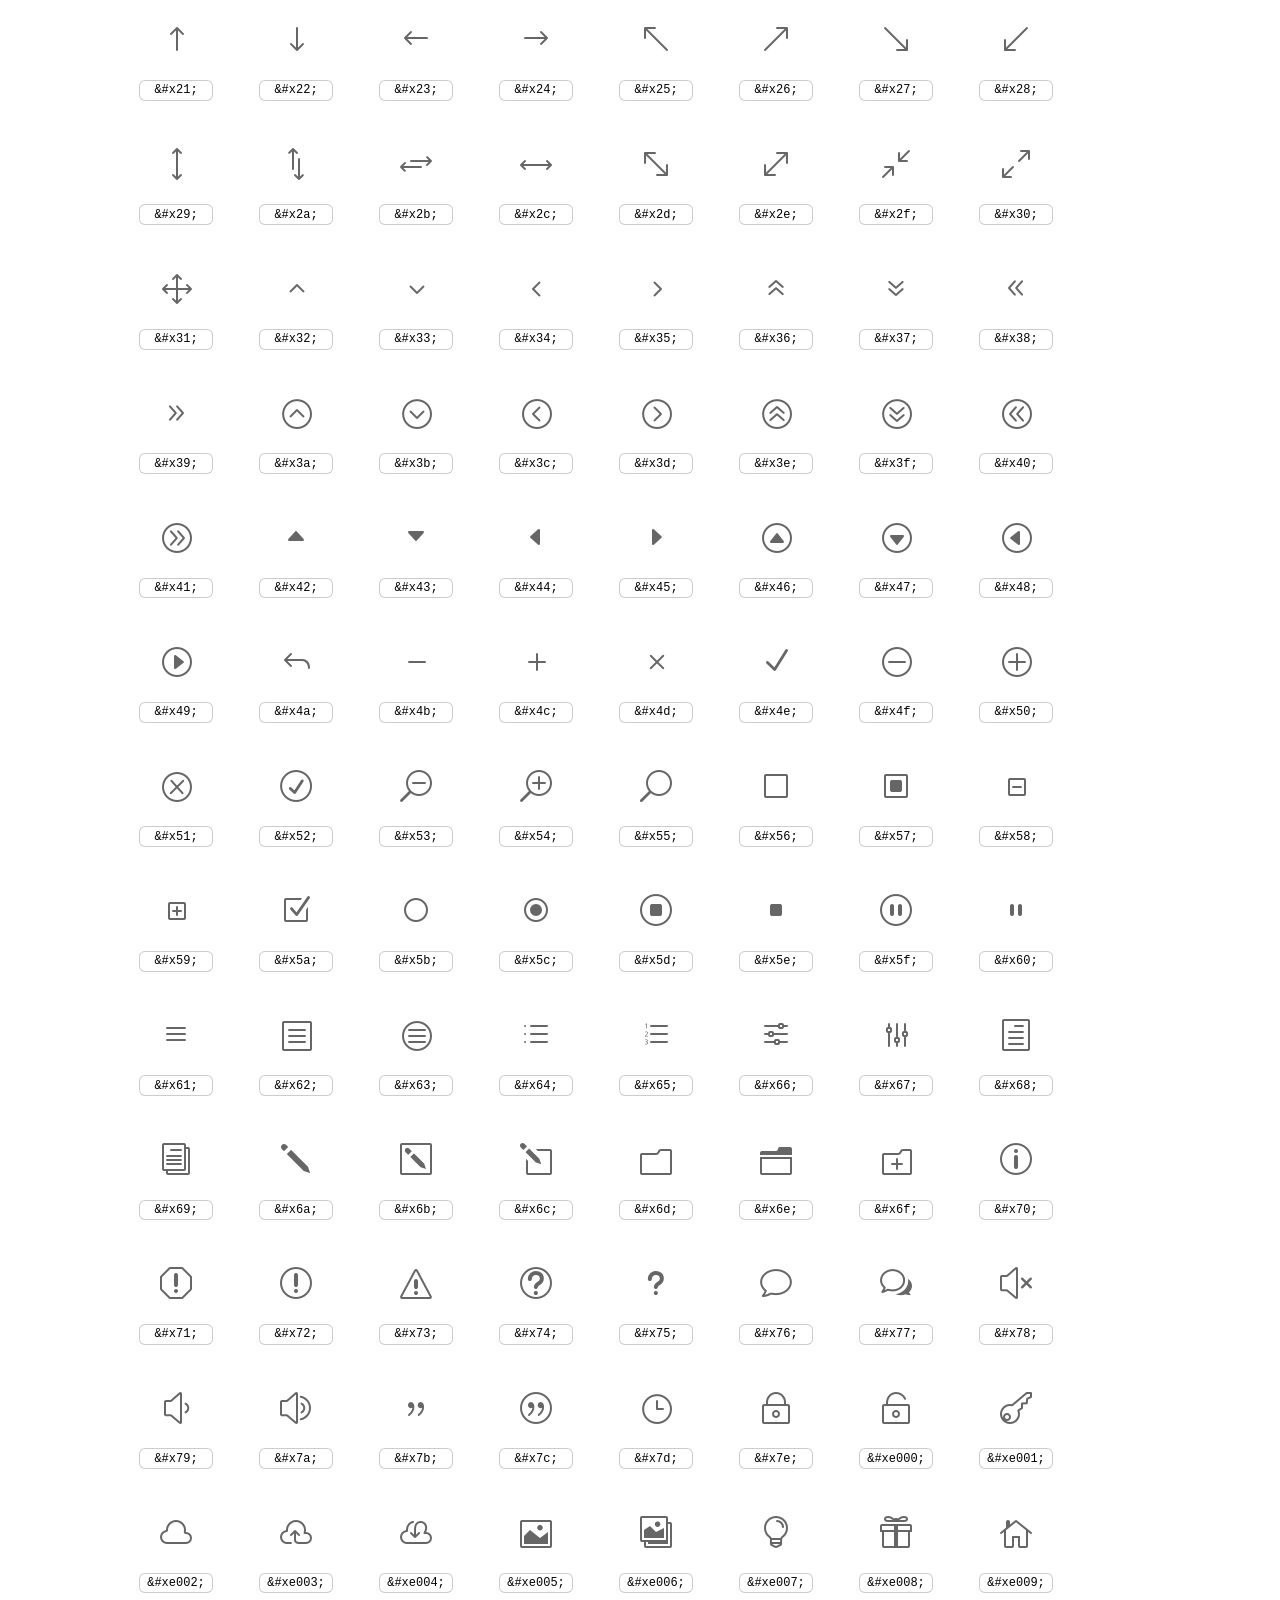
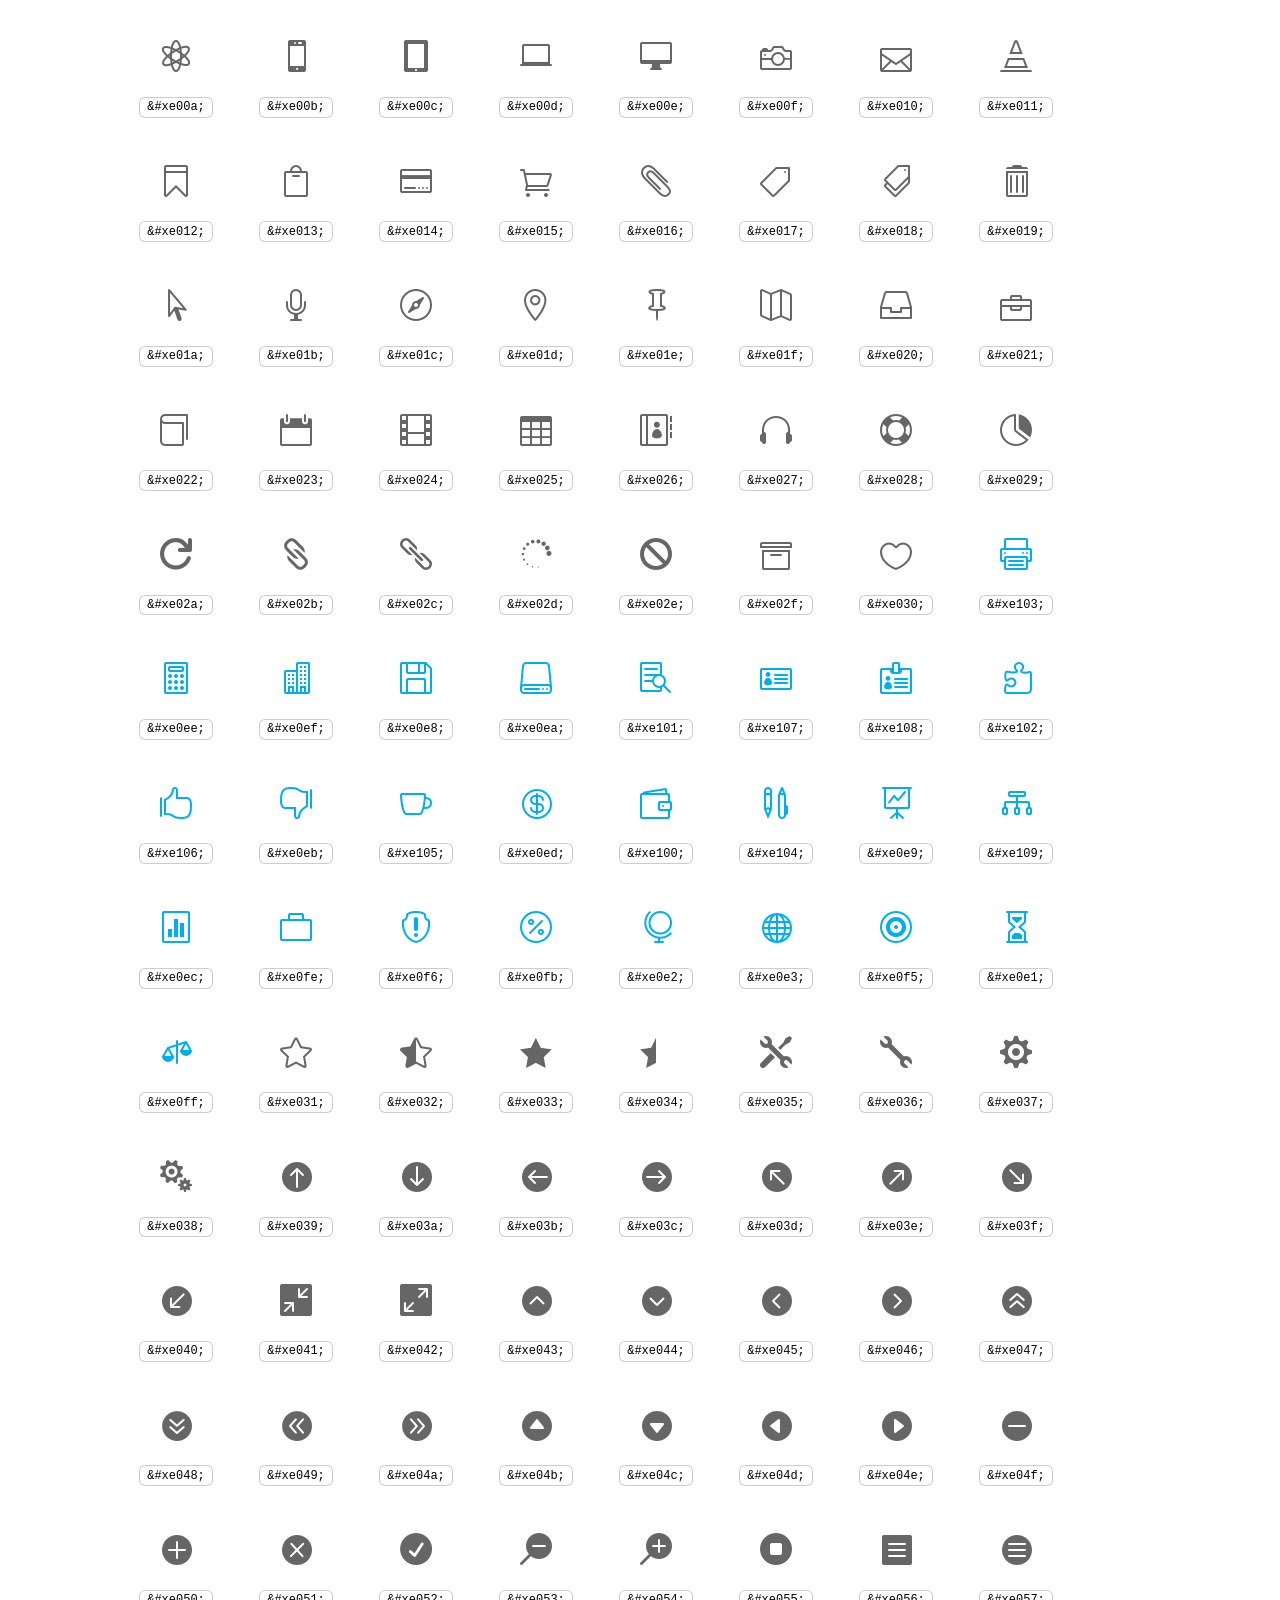
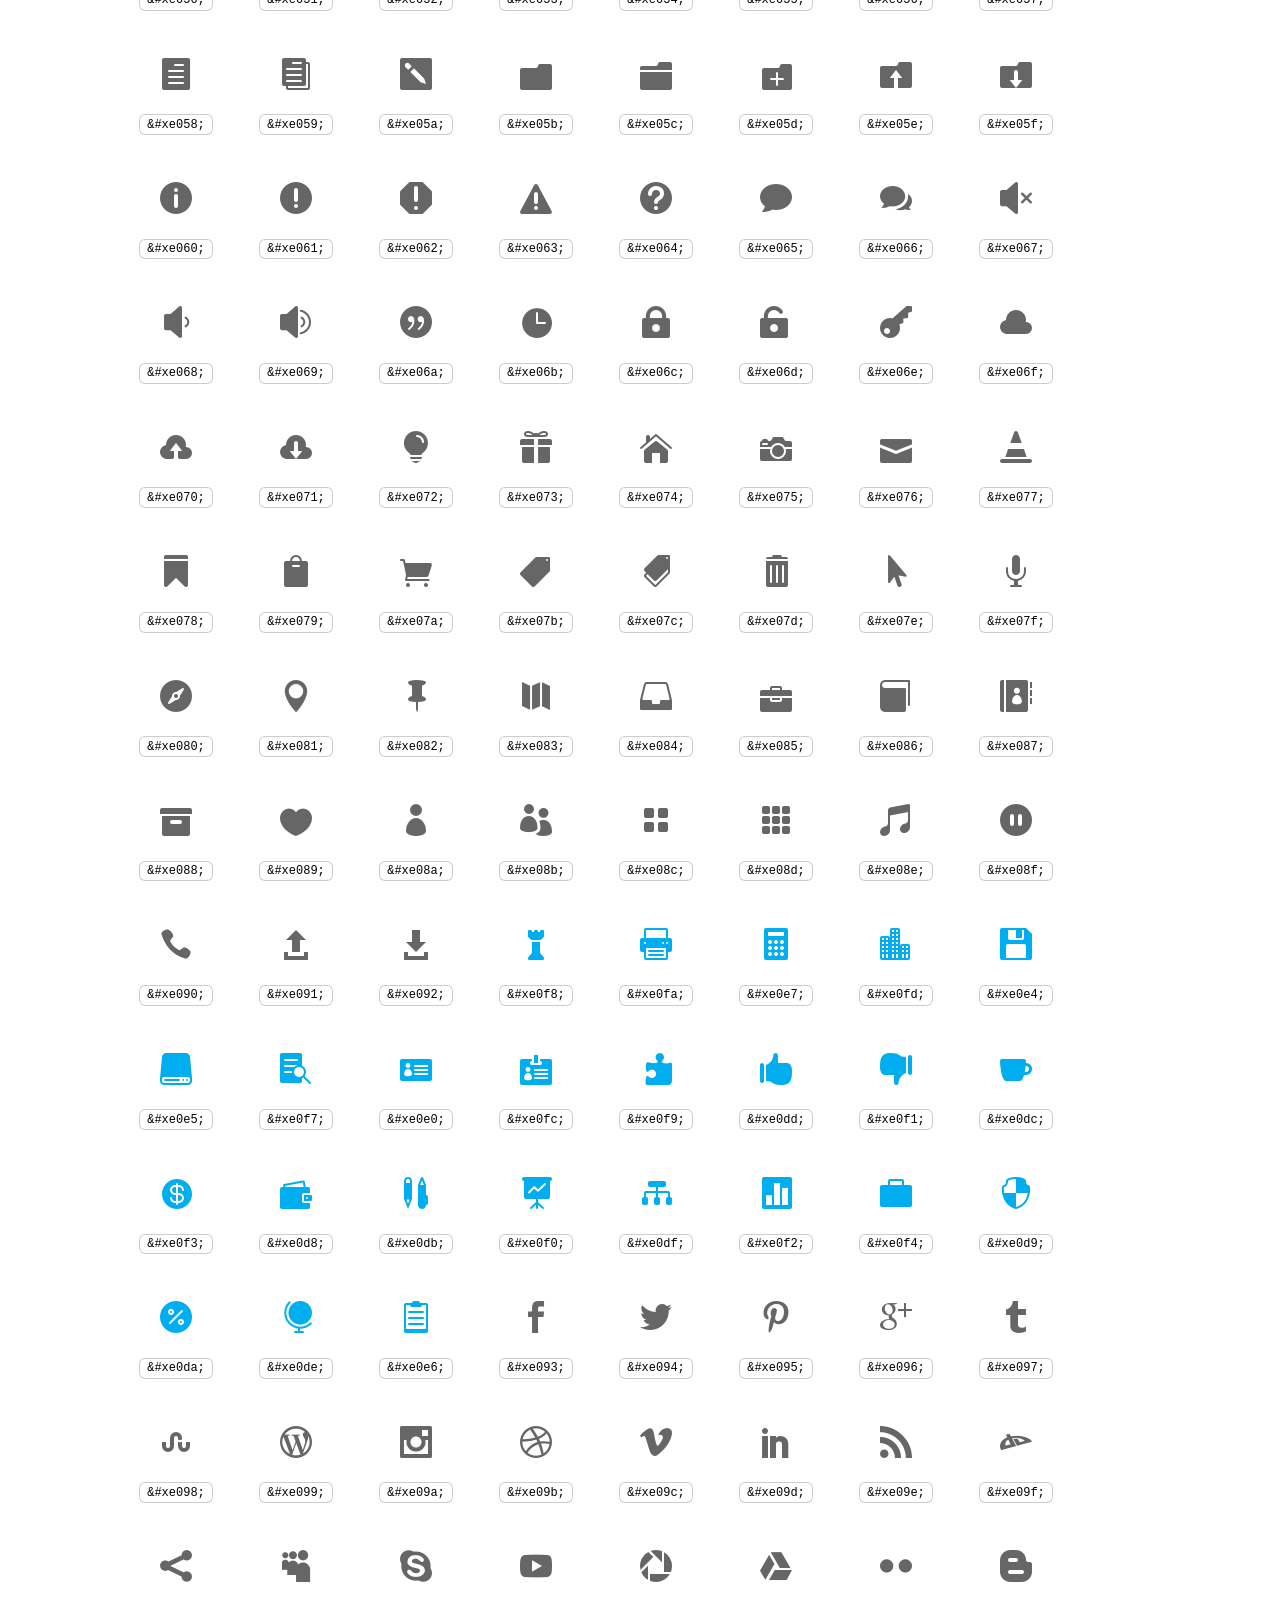
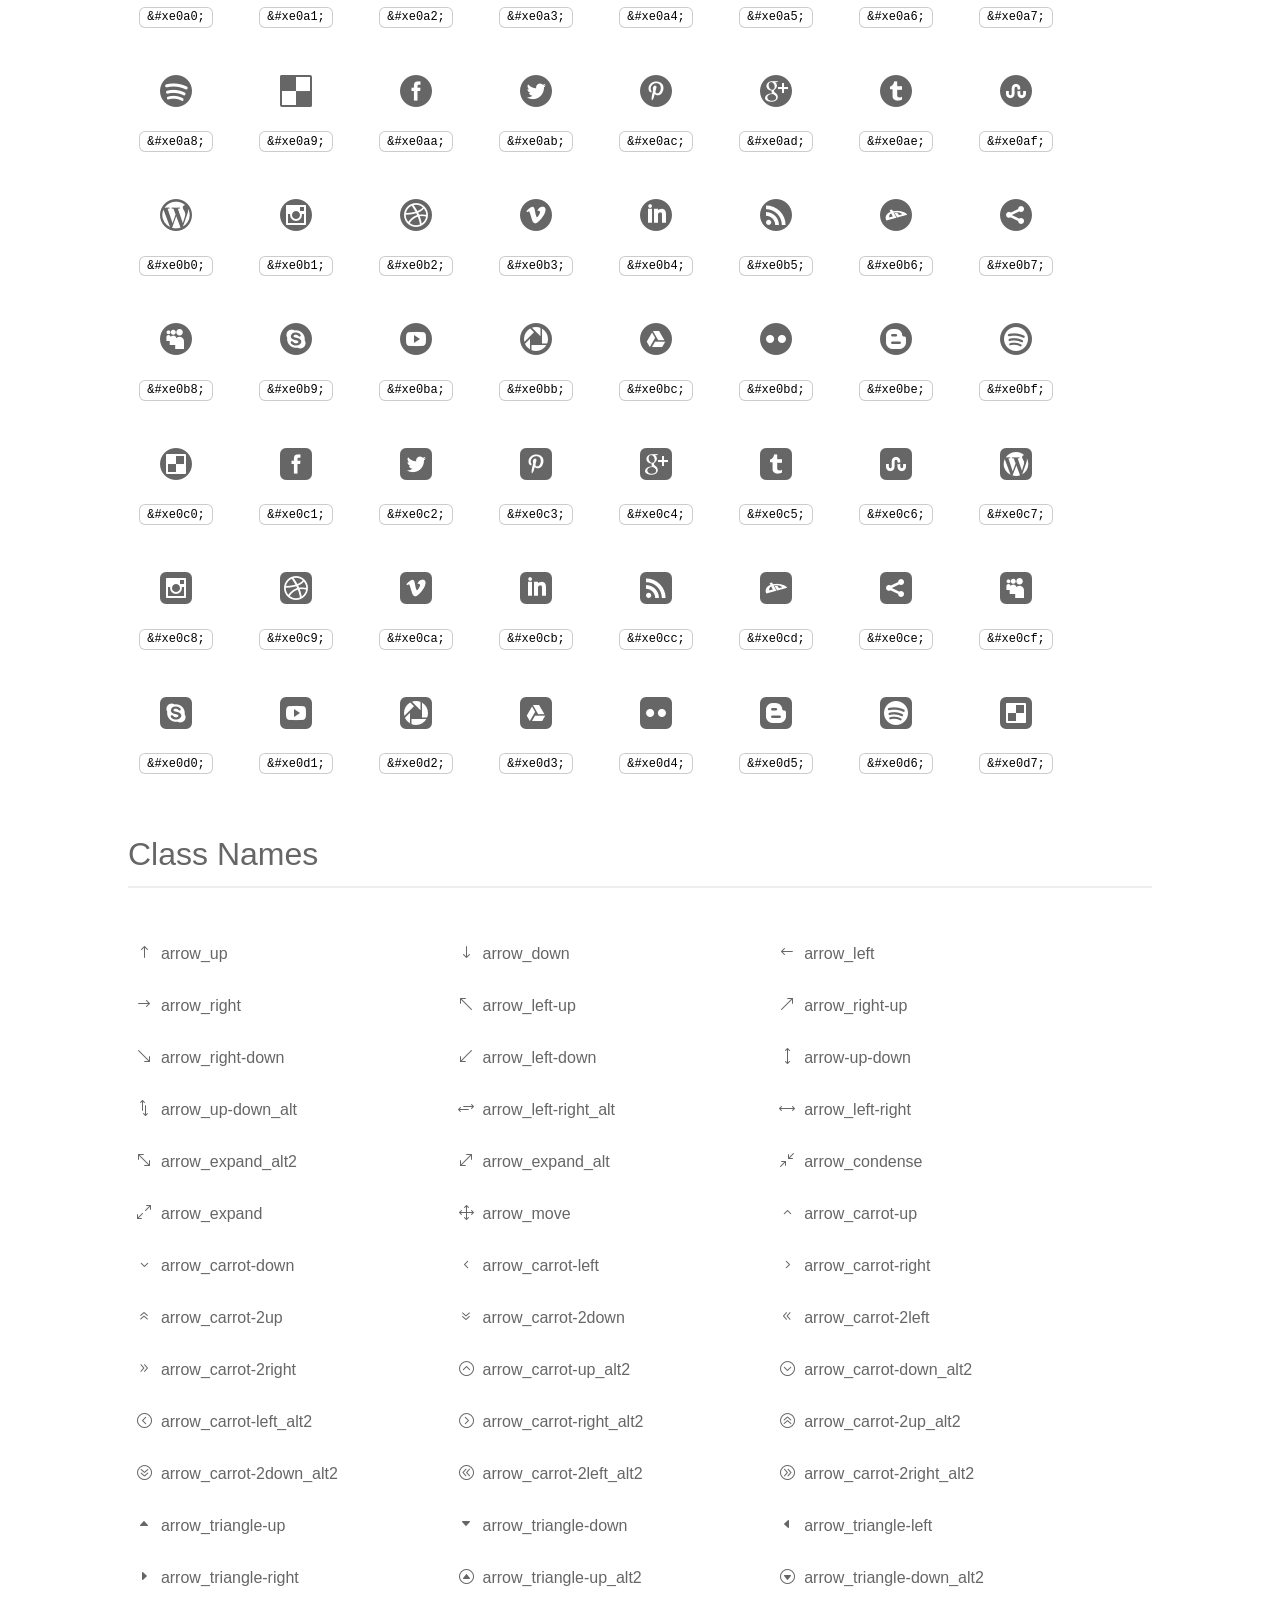
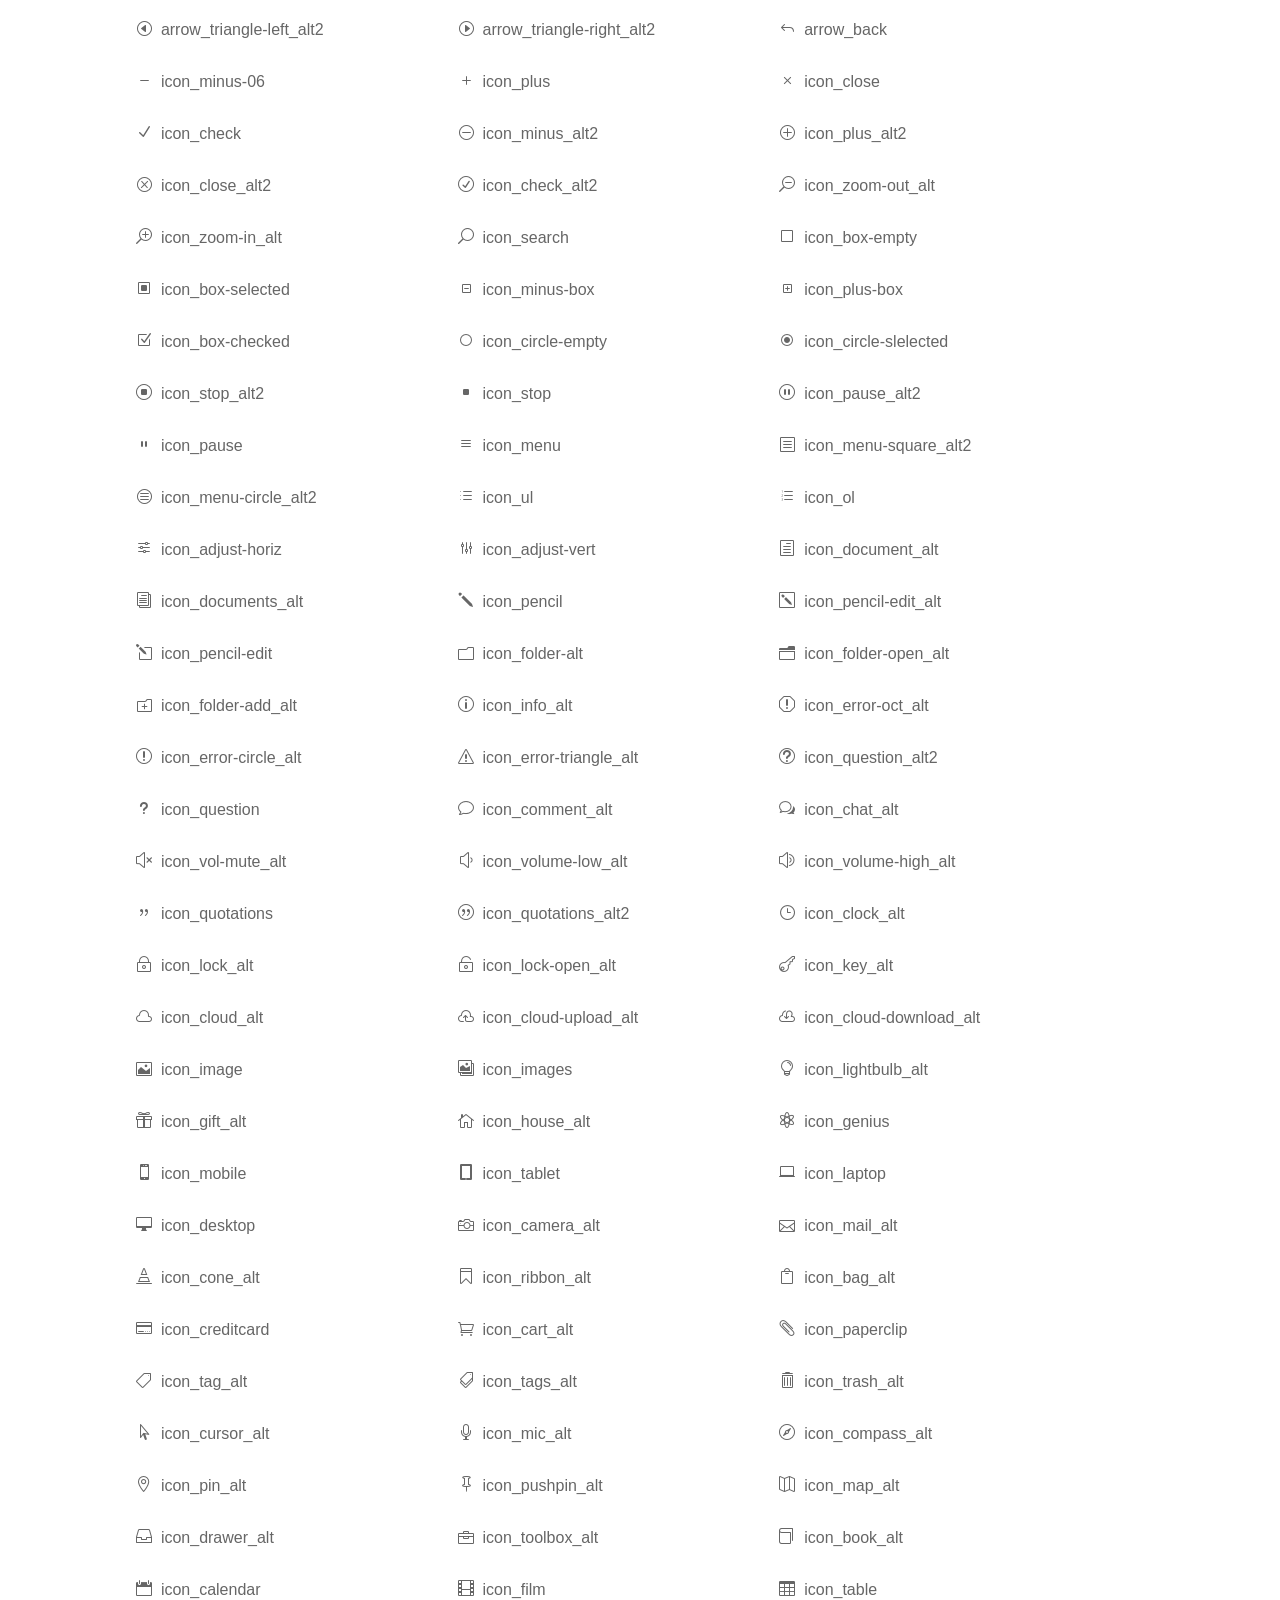
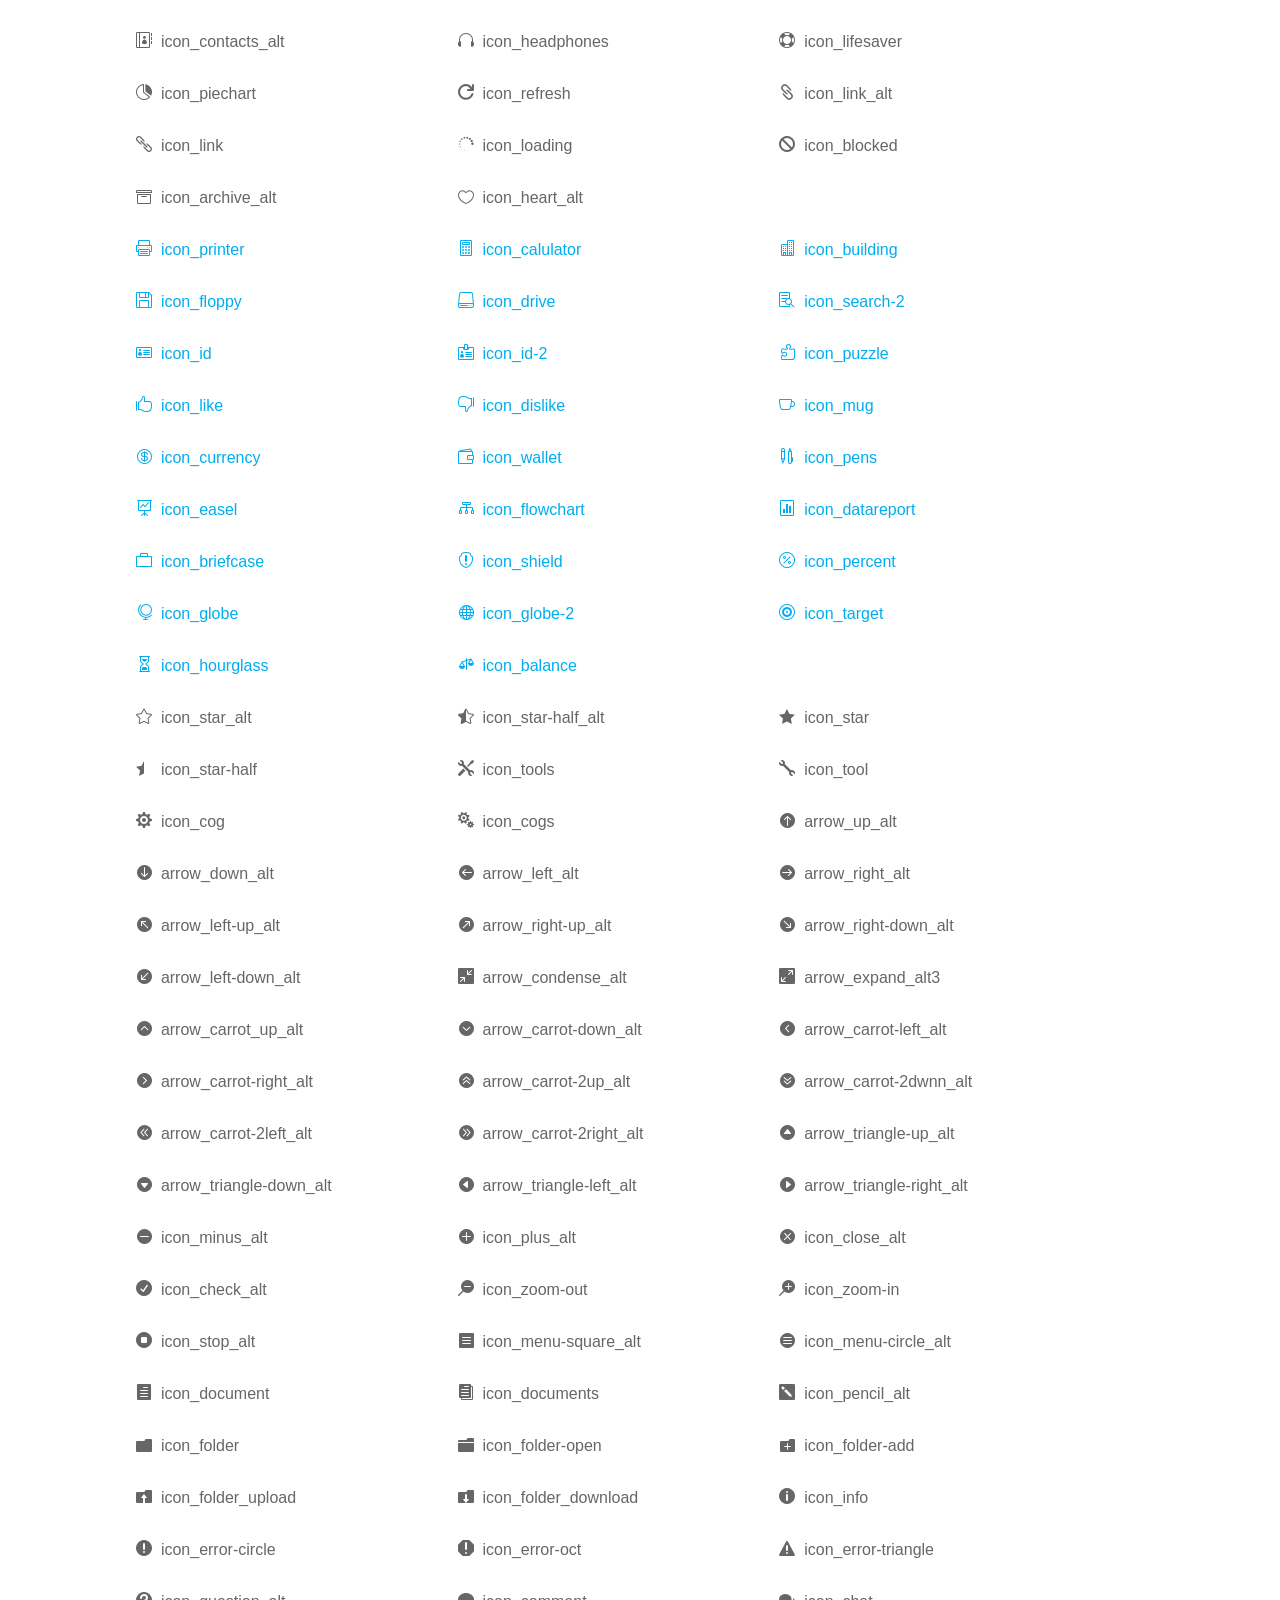
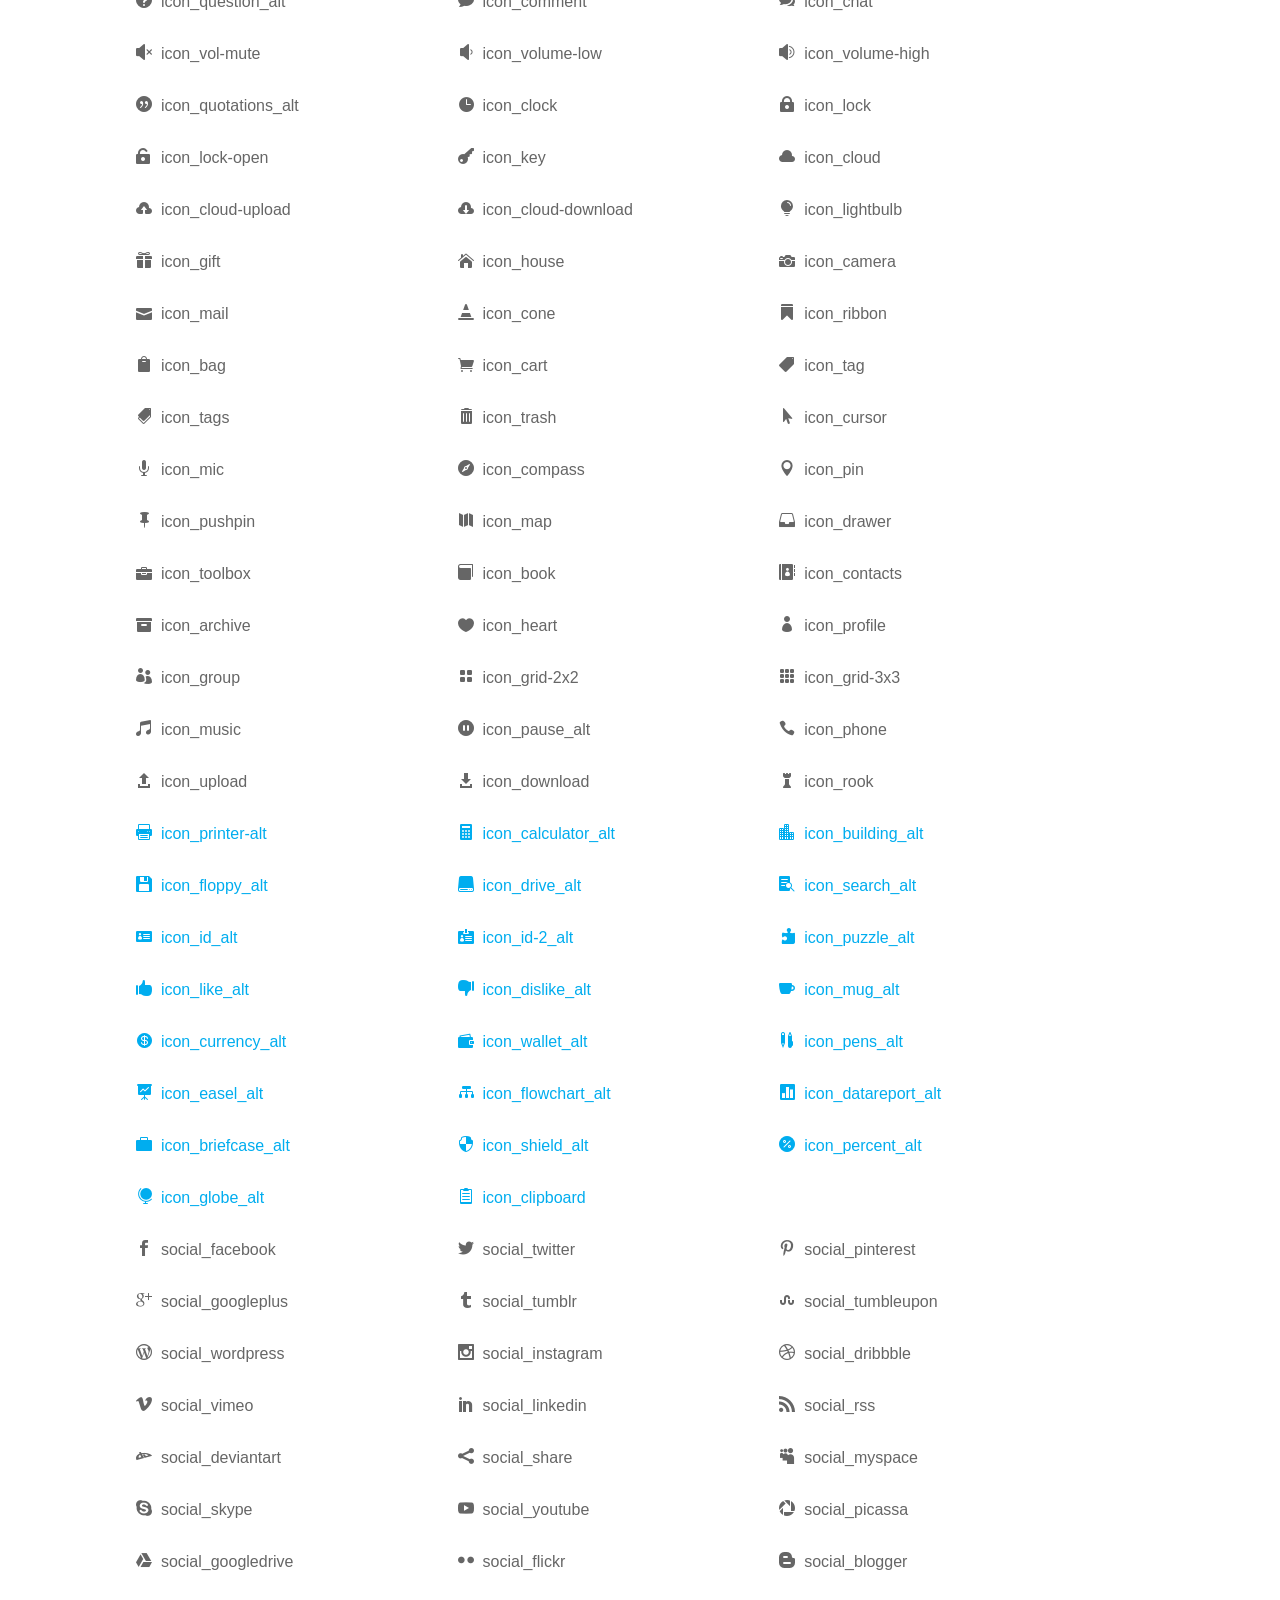
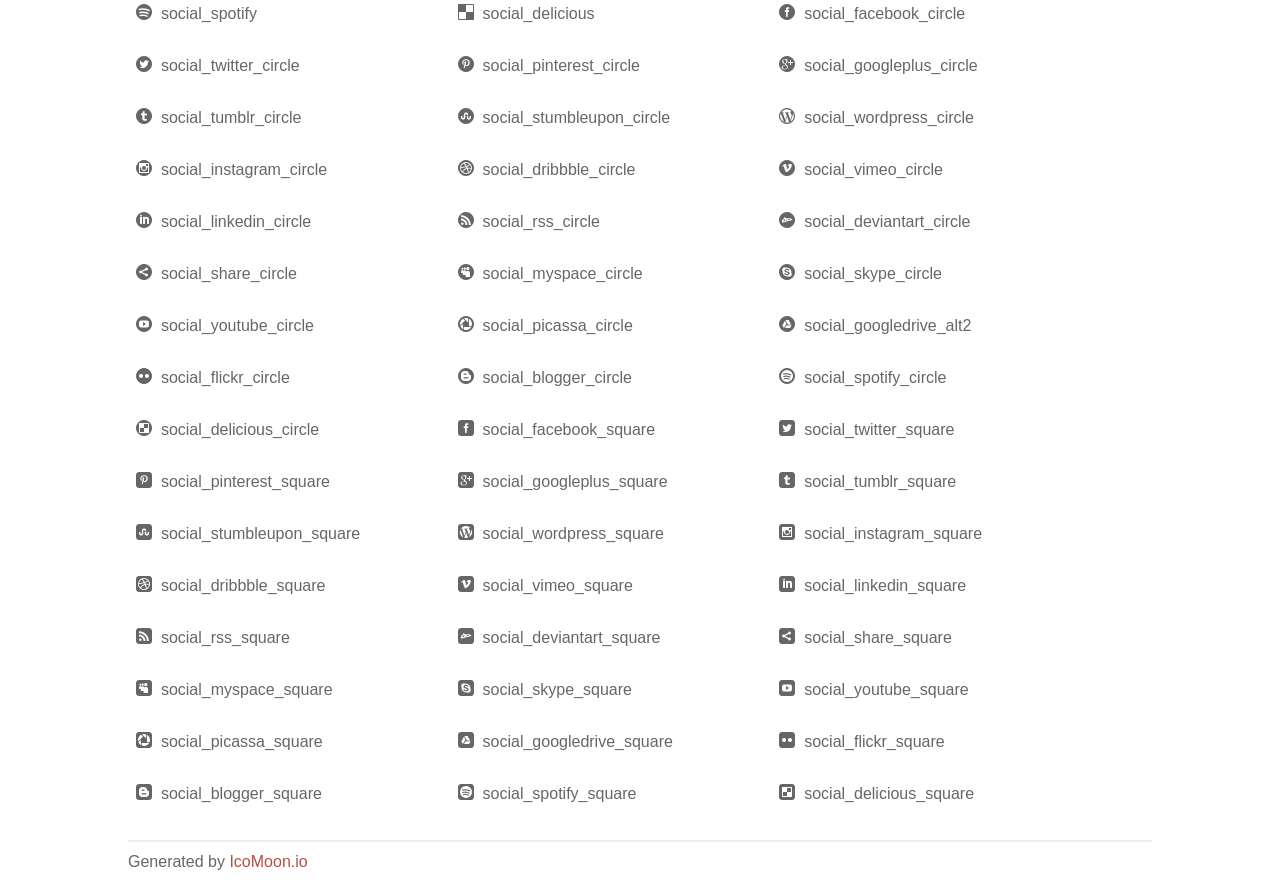
<file: FINDASH/documentation/assets/plugins/elegant_font/css/index.html>
<!doctype html>
<html>
<head>
<title>Your Font/Glyphs</title>
<link rel="stylesheet" href="style.css" />
<!--[if lte IE 7]>
    <script src="lte-ie7.js"></script><![endif]-->
<style>
	section, header, footer {display: block;}
	body {
		font-family: sans-serif;
		color: #666;
		line-height: 1.5;
		font-size: 1em;
	}
	* {
		-moz-box-sizing: border-box;
		-webkit-box-sizing: border-box;
		box-sizing: border-box;
		margin: 0;
		padding: 0;
	}
	.glyph {
		float: left;
		text-align: center;
		padding: .75em;
		margin: .4em 1.5em .75em 0;
		width: 6em;
		text-shadow: none;
	}

	.glyph input {
		font-family: consolas, monospace;
		font-size: 12px;
		width: 100%;
		text-align: center;
		border: 0;
		box-shadow: 0 0 0 1px #ccc;
		padding: .2em;
                -moz-border-radius: 5px;
                -webkit-border-radius: 5px;
	}



	.new {
		color:#00adef !important;
	}


	.w-main {
		width: 80%;
	}
	.centered {
		margin-left: auto;
		margin-right: auto;
	}
	.fs1 {
		font-size: 2em;
	}
	header {
		margin: 2em 0;
		padding-bottom: .5em;
		color: #666;
		box-shadow: 0 2px #eee;
	}
	header h1 {
		font-size: 2em;
		font-weight: normal;
	}
	.clearfix:before, .clearfix:after { content: ""; display: table; }
	.clearfix:after, .clear { clear: both; }
	footer {
		margin-top: 2em;
		padding: .5em 0;
		box-shadow: 0 -2px #eee;
	}
	a, a:visited {
		color: #B35047;
		text-decoration: none;
	}
	a:hover, a:focus {color: #000;}

	.box1 {
		font-size: 16px;
		display: inline-block;
		width: 30%;
		padding: .25em .5em;
		margin: 20px 10px 0 0;
	}
</style>
</head>
<body>
	<div class="w-main centered">
	<section class="mtm clearfix" id="glyphs">
	<div class="glyph">
		<div class="fs1" aria-hidden="true" data-icon="&#x21;"></div>
		<input type="text" readonly value="&amp;#x21;" />
	</div>
	<div class="glyph">
		<div class="fs1" aria-hidden="true" data-icon="&#x22;"></div>
		<input type="text" readonly value="&amp;#x22;" />
	</div>
	<div class="glyph">
		<div class="fs1" aria-hidden="true" data-icon="&#x23;"></div>
		<input type="text" readonly value="&amp;#x23;" />
	</div>
	<div class="glyph">
		<div class="fs1" aria-hidden="true" data-icon="&#x24;"></div>
		<input type="text" readonly value="&amp;#x24;" />
	</div>
	<div class="glyph">
		<div class="fs1" aria-hidden="true" data-icon="&#x25;"></div>
		<input type="text" readonly value="&amp;#x25;" />
	</div>
	<div class="glyph">
		<div class="fs1" aria-hidden="true" data-icon="&#x26;"></div>
		<input type="text" readonly value="&amp;#x26;" />
	</div>
	<div class="glyph">
		<div class="fs1" aria-hidden="true" data-icon="&#x27;"></div>
		<input type="text" readonly value="&amp;#x27;" />
	</div>
	<div class="glyph">
		<div class="fs1" aria-hidden="true" data-icon="&#x28;"></div>
		<input type="text" readonly value="&amp;#x28;" />
	</div>
	<div class="glyph">
		<div class="fs1" aria-hidden="true" data-icon="&#x29;"></div>
		<input type="text" readonly value="&amp;#x29;" />
	</div>
	<div class="glyph">
		<div class="fs1" aria-hidden="true" data-icon="&#x2a;"></div>
		<input type="text" readonly value="&amp;#x2a;" />
	</div>
	<div class="glyph">
		<div class="fs1" aria-hidden="true" data-icon="&#x2b;"></div>
		<input type="text" readonly value="&amp;#x2b;" />
	</div>
	<div class="glyph">
		<div class="fs1" aria-hidden="true" data-icon="&#x2c;"></div>
		<input type="text" readonly value="&amp;#x2c;" />
	</div>
	<div class="glyph">
		<div class="fs1" aria-hidden="true" data-icon="&#x2d;"></div>
		<input type="text" readonly value="&amp;#x2d;" />
	</div>
	<div class="glyph">
		<div class="fs1" aria-hidden="true" data-icon="&#x2e;"></div>
		<input type="text" readonly value="&amp;#x2e;" />
	</div>
	<div class="glyph">
		<div class="fs1" aria-hidden="true" data-icon="&#x2f;"></div>
		<input type="text" readonly value="&amp;#x2f;" />
	</div>
	<div class="glyph">
		<div class="fs1" aria-hidden="true" data-icon="&#x30;"></div>
		<input type="text" readonly value="&amp;#x30;" />
	</div>
	<div class="glyph">
		<div class="fs1" aria-hidden="true" data-icon="&#x31;"></div>
		<input type="text" readonly value="&amp;#x31;" />
	</div>
	<div class="glyph">
		<div class="fs1" aria-hidden="true" data-icon="&#x32;"></div>
		<input type="text" readonly value="&amp;#x32;" />
	</div>
	<div class="glyph">
		<div class="fs1" aria-hidden="true" data-icon="&#x33;"></div>
		<input type="text" readonly value="&amp;#x33;" />
	</div>
	<div class="glyph">
		<div class="fs1" aria-hidden="true" data-icon="&#x34;"></div>
		<input type="text" readonly value="&amp;#x34;" />
	</div>
	<div class="glyph">
		<div class="fs1" aria-hidden="true" data-icon="&#x35;"></div>
		<input type="text" readonly value="&amp;#x35;" />
	</div>
	<div class="glyph">
		<div class="fs1" aria-hidden="true" data-icon="&#x36;"></div>
		<input type="text" readonly value="&amp;#x36;" />
	</div>
	<div class="glyph">
		<div class="fs1" aria-hidden="true" data-icon="&#x37;"></div>
		<input type="text" readonly value="&amp;#x37;" />
	</div>
	<div class="glyph">
		<div class="fs1" aria-hidden="true" data-icon="&#x38;"></div>
		<input type="text" readonly value="&amp;#x38;" />
	</div>
	<div class="glyph">
		<div class="fs1" aria-hidden="true" data-icon="&#x39;"></div>
		<input type="text" readonly value="&amp;#x39;" />
	</div>
	<div class="glyph">
		<div class="fs1" aria-hidden="true" data-icon="&#x3a;"></div>
		<input type="text" readonly value="&amp;#x3a;" />
	</div>
	<div class="glyph">
		<div class="fs1" aria-hidden="true" data-icon="&#x3b;"></div>
		<input type="text" readonly value="&amp;#x3b;" />
	</div>
	<div class="glyph">
		<div class="fs1" aria-hidden="true" data-icon="&#x3c;"></div>
		<input type="text" readonly value="&amp;#x3c;" />
	</div>
	<div class="glyph">
		<div class="fs1" aria-hidden="true" data-icon="&#x3d;"></div>
		<input type="text" readonly value="&amp;#x3d;" />
	</div>
	<div class="glyph">
		<div class="fs1" aria-hidden="true" data-icon="&#x3e;"></div>
		<input type="text" readonly value="&amp;#x3e;" />
	</div>
	<div class="glyph">
		<div class="fs1" aria-hidden="true" data-icon="&#x3f;"></div>
		<input type="text" readonly value="&amp;#x3f;" />
	</div>
	<div class="glyph">
		<div class="fs1" aria-hidden="true" data-icon="&#x40;"></div>
		<input type="text" readonly value="&amp;#x40;" />
	</div>
	<div class="glyph">
		<div class="fs1" aria-hidden="true" data-icon="&#x41;"></div>
		<input type="text" readonly value="&amp;#x41;" />
	</div>
	<div class="glyph">
		<div class="fs1" aria-hidden="true" data-icon="&#x42;"></div>
		<input type="text" readonly value="&amp;#x42;" />
	</div>
	<div class="glyph">
		<div class="fs1" aria-hidden="true" data-icon="&#x43;"></div>
		<input type="text" readonly value="&amp;#x43;" />
	</div>
	<div class="glyph">
		<div class="fs1" aria-hidden="true" data-icon="&#x44;"></div>
		<input type="text" readonly value="&amp;#x44;" />
	</div>
	<div class="glyph">
		<div class="fs1" aria-hidden="true" data-icon="&#x45;"></div>
		<input type="text" readonly value="&amp;#x45;" />
	</div>
	<div class="glyph">
		<div class="fs1" aria-hidden="true" data-icon="&#x46;"></div>
		<input type="text" readonly value="&amp;#x46;" />
	</div>
	<div class="glyph">
		<div class="fs1" aria-hidden="true" data-icon="&#x47;"></div>
		<input type="text" readonly value="&amp;#x47;" />
	</div>
	<div class="glyph">
		<div class="fs1" aria-hidden="true" data-icon="&#x48;"></div>
		<input type="text" readonly value="&amp;#x48;" />
	</div>
	<div class="glyph">
		<div class="fs1" aria-hidden="true" data-icon="&#x49;"></div>
		<input type="text" readonly value="&amp;#x49;" />
	</div>
	<div class="glyph">
		<div class="fs1" aria-hidden="true" data-icon="&#x4a;"></div>
		<input type="text" readonly value="&amp;#x4a;" />
	</div>
	<div class="glyph">
		<div class="fs1" aria-hidden="true" data-icon="&#x4b;"></div>
		<input type="text" readonly value="&amp;#x4b;" />
	</div>
	<div class="glyph">
		<div class="fs1" aria-hidden="true" data-icon="&#x4c;"></div>
		<input type="text" readonly value="&amp;#x4c;" />
	</div>
	<div class="glyph">
		<div class="fs1" aria-hidden="true" data-icon="&#x4d;"></div>
		<input type="text" readonly value="&amp;#x4d;" />
	</div>
	<div class="glyph">
		<div class="fs1" aria-hidden="true" data-icon="&#x4e;"></div>
		<input type="text" readonly value="&amp;#x4e;" />
	</div>
	<div class="glyph">
		<div class="fs1" aria-hidden="true" data-icon="&#x4f;"></div>
		<input type="text" readonly value="&amp;#x4f;" />
	</div>
	<div class="glyph">
		<div class="fs1" aria-hidden="true" data-icon="&#x50;"></div>
		<input type="text" readonly value="&amp;#x50;" />
	</div>
	<div class="glyph">
		<div class="fs1" aria-hidden="true" data-icon="&#x51;"></div>
		<input type="text" readonly value="&amp;#x51;" />
	</div>
	<div class="glyph">
		<div class="fs1" aria-hidden="true" data-icon="&#x52;"></div>
		<input type="text" readonly value="&amp;#x52;" />
	</div>
	<div class="glyph">
		<div class="fs1" aria-hidden="true" data-icon="&#x53;"></div>
		<input type="text" readonly value="&amp;#x53;" />
	</div>
	<div class="glyph">
		<div class="fs1" aria-hidden="true" data-icon="&#x54;"></div>
		<input type="text" readonly value="&amp;#x54;" />
	</div>
	<div class="glyph">
		<div class="fs1" aria-hidden="true" data-icon="&#x55;"></div>
		<input type="text" readonly value="&amp;#x55;" />
	</div>
	<div class="glyph">
		<div class="fs1" aria-hidden="true" data-icon="&#x56;"></div>
		<input type="text" readonly value="&amp;#x56;" />
	</div>
	<div class="glyph">
		<div class="fs1" aria-hidden="true" data-icon="&#x57;"></div>
		<input type="text" readonly value="&amp;#x57;" />
	</div>
	<div class="glyph">
		<div class="fs1" aria-hidden="true" data-icon="&#x58;"></div>
		<input type="text" readonly value="&amp;#x58;" />
	</div>
	<div class="glyph">
		<div class="fs1" aria-hidden="true" data-icon="&#x59;"></div>
		<input type="text" readonly value="&amp;#x59;" />
	</div>
	<div class="glyph">
		<div class="fs1" aria-hidden="true" data-icon="&#x5a;"></div>
		<input type="text" readonly value="&amp;#x5a;" />
	</div>
	<div class="glyph">
		<div class="fs1" aria-hidden="true" data-icon="&#x5b;"></div>
		<input type="text" readonly value="&amp;#x5b;" />
	</div>
	<div class="glyph">
		<div class="fs1" aria-hidden="true" data-icon="&#x5c;"></div>
		<input type="text" readonly value="&amp;#x5c;" />
	</div>
	<div class="glyph">
		<div class="fs1" aria-hidden="true" data-icon="&#x5d;"></div>
		<input type="text" readonly value="&amp;#x5d;" />
	</div>
	<div class="glyph">
		<div class="fs1" aria-hidden="true" data-icon="&#x5e;"></div>
		<input type="text" readonly value="&amp;#x5e;" />
	</div>
	<div class="glyph">
		<div class="fs1" aria-hidden="true" data-icon="&#x5f;"></div>
		<input type="text" readonly value="&amp;#x5f;" />
	</div>
	<div class="glyph">
		<div class="fs1" aria-hidden="true" data-icon="&#x60;"></div>
		<input type="text" readonly value="&amp;#x60;" />
	</div>
	<div class="glyph">
		<div class="fs1" aria-hidden="true" data-icon="&#x61;"></div>
		<input type="text" readonly value="&amp;#x61;" />
	</div>
	<div class="glyph">
		<div class="fs1" aria-hidden="true" data-icon="&#x62;"></div>
		<input type="text" readonly value="&amp;#x62;" />
	</div>
	<div class="glyph">
		<div class="fs1" aria-hidden="true" data-icon="&#x63;"></div>
		<input type="text" readonly value="&amp;#x63;" />
	</div>
	<div class="glyph">
		<div class="fs1" aria-hidden="true" data-icon="&#x64;"></div>
		<input type="text" readonly value="&amp;#x64;" />
	</div>
	<div class="glyph">
		<div class="fs1" aria-hidden="true" data-icon="&#x65;"></div>
		<input type="text" readonly value="&amp;#x65;" />
	</div>
	<div class="glyph">
		<div class="fs1" aria-hidden="true" data-icon="&#x66;"></div>
		<input type="text" readonly value="&amp;#x66;" />
	</div>
	<div class="glyph">
		<div class="fs1" aria-hidden="true" data-icon="&#x67;"></div>
		<input type="text" readonly value="&amp;#x67;" />
	</div>
	<div class="glyph">
		<div class="fs1" aria-hidden="true" data-icon="&#x68;"></div>
		<input type="text" readonly value="&amp;#x68;" />
	</div>
	<div class="glyph">
		<div class="fs1" aria-hidden="true" data-icon="&#x69;"></div>
		<input type="text" readonly value="&amp;#x69;" />
	</div>
	<div class="glyph">
		<div class="fs1" aria-hidden="true" data-icon="&#x6a;"></div>
		<input type="text" readonly value="&amp;#x6a;" />
	</div>
	<div class="glyph">
		<div class="fs1" aria-hidden="true" data-icon="&#x6b;"></div>
		<input type="text" readonly value="&amp;#x6b;" />
	</div>
	<div class="glyph">
		<div class="fs1" aria-hidden="true" data-icon="&#x6c;"></div>
		<input type="text" readonly value="&amp;#x6c;" />
	</div>
	<div class="glyph">
		<div class="fs1" aria-hidden="true" data-icon="&#x6d;"></div>
		<input type="text" readonly value="&amp;#x6d;" />
	</div>
	<div class="glyph">
		<div class="fs1" aria-hidden="true" data-icon="&#x6e;"></div>
		<input type="text" readonly value="&amp;#x6e;" />
	</div>
	<div class="glyph">
		<div class="fs1" aria-hidden="true" data-icon="&#x6f;"></div>
		<input type="text" readonly value="&amp;#x6f;" />
	</div>
	<div class="glyph">
		<div class="fs1" aria-hidden="true" data-icon="&#x70;"></div>
		<input type="text" readonly value="&amp;#x70;" />
	</div>
	<div class="glyph">
		<div class="fs1" aria-hidden="true" data-icon="&#x71;"></div>
		<input type="text" readonly value="&amp;#x71;" />
	</div>
	<div class="glyph">
		<div class="fs1" aria-hidden="true" data-icon="&#x72;"></div>
		<input type="text" readonly value="&amp;#x72;" />
	</div>
	<div class="glyph">
		<div class="fs1" aria-hidden="true" data-icon="&#x73;"></div>
		<input type="text" readonly value="&amp;#x73;" />
	</div>
	<div class="glyph">
		<div class="fs1" aria-hidden="true" data-icon="&#x74;"></div>
		<input type="text" readonly value="&amp;#x74;" />
	</div>
	<div class="glyph">
		<div class="fs1" aria-hidden="true" data-icon="&#x75;"></div>
		<input type="text" readonly value="&amp;#x75;" />
	</div>
	<div class="glyph">
		<div class="fs1" aria-hidden="true" data-icon="&#x76;"></div>
		<input type="text" readonly value="&amp;#x76;" />
	</div>
	<div class="glyph">
		<div class="fs1" aria-hidden="true" data-icon="&#x77;"></div>
		<input type="text" readonly value="&amp;#x77;" />
	</div>
	<div class="glyph">
		<div class="fs1" aria-hidden="true" data-icon="&#x78;"></div>
		<input type="text" readonly value="&amp;#x78;" />
	</div>
	<div class="glyph">
		<div class="fs1" aria-hidden="true" data-icon="&#x79;"></div>
		<input type="text" readonly value="&amp;#x79;" />
	</div>
	<div class="glyph">
		<div class="fs1" aria-hidden="true" data-icon="&#x7a;"></div>
		<input type="text" readonly value="&amp;#x7a;" />
	</div>
	<div class="glyph">
		<div class="fs1" aria-hidden="true" data-icon="&#x7b;"></div>
		<input type="text" readonly value="&amp;#x7b;" />
	</div>
	<div class="glyph">
		<div class="fs1" aria-hidden="true" data-icon="&#x7c;"></div>
		<input type="text" readonly value="&amp;#x7c;" />
	</div>
	<div class="glyph">
		<div class="fs1" aria-hidden="true" data-icon="&#x7d;"></div>
		<input type="text" readonly value="&amp;#x7d;" />
	</div>
	<div class="glyph">
		<div class="fs1" aria-hidden="true" data-icon="&#x7e;"></div>
		<input type="text" readonly value="&amp;#x7e;" />
	</div>
	<div class="glyph">
		<div class="fs1" aria-hidden="true" data-icon="&#xe000;"></div>
		<input type="text" readonly value="&amp;#xe000;" />
	</div>
	<div class="glyph">
		<div class="fs1" aria-hidden="true" data-icon="&#xe001;"></div>
		<input type="text" readonly value="&amp;#xe001;" />
	</div>
	<div class="glyph">
		<div class="fs1" aria-hidden="true" data-icon="&#xe002;"></div>
		<input type="text" readonly value="&amp;#xe002;" />
	</div>
	<div class="glyph">
		<div class="fs1" aria-hidden="true" data-icon="&#xe003;"></div>
		<input type="text" readonly value="&amp;#xe003;" />
	</div>
	<div class="glyph">
		<div class="fs1" aria-hidden="true" data-icon="&#xe004;"></div>
		<input type="text" readonly value="&amp;#xe004;" />
	</div>
	<div class="glyph">
		<div class="fs1" aria-hidden="true" data-icon="&#xe005;"></div>
		<input type="text" readonly value="&amp;#xe005;" />
	</div>
	<div class="glyph">
		<div class="fs1" aria-hidden="true" data-icon="&#xe006;"></div>
		<input type="text" readonly value="&amp;#xe006;" />
	</div>
	<div class="glyph">
		<div class="fs1" aria-hidden="true" data-icon="&#xe007;"></div>
		<input type="text" readonly value="&amp;#xe007;" />
	</div>
	<div class="glyph">
		<div class="fs1" aria-hidden="true" data-icon="&#xe008;"></div>
		<input type="text" readonly value="&amp;#xe008;" />
	</div>
	<div class="glyph">
		<div class="fs1" aria-hidden="true" data-icon="&#xe009;"></div>
		<input type="text" readonly value="&amp;#xe009;" />
	</div>
	<div class="glyph">
		<div class="fs1" aria-hidden="true" data-icon="&#xe00a;"></div>
		<input type="text" readonly value="&amp;#xe00a;" />
	</div>
	<div class="glyph">
		<div class="fs1" aria-hidden="true" data-icon="&#xe00b;"></div>
		<input type="text" readonly value="&amp;#xe00b;" />
	</div>
	<div class="glyph">
		<div class="fs1" aria-hidden="true" data-icon="&#xe00c;"></div>
		<input type="text" readonly value="&amp;#xe00c;" />
	</div>
	<div class="glyph">
		<div class="fs1" aria-hidden="true" data-icon="&#xe00d;"></div>
		<input type="text" readonly value="&amp;#xe00d;" />
	</div>
	<div class="glyph">
		<div class="fs1" aria-hidden="true" data-icon="&#xe00e;"></div>
		<input type="text" readonly value="&amp;#xe00e;" />
	</div>
	<div class="glyph">
		<div class="fs1" aria-hidden="true" data-icon="&#xe00f;"></div>
		<input type="text" readonly value="&amp;#xe00f;" />
	</div>
	<div class="glyph">
		<div class="fs1" aria-hidden="true" data-icon="&#xe010;"></div>
		<input type="text" readonly value="&amp;#xe010;" />
	</div>
	<div class="glyph">
		<div class="fs1" aria-hidden="true" data-icon="&#xe011;"></div>
		<input type="text" readonly value="&amp;#xe011;" />
	</div>
	<div class="glyph">
		<div class="fs1" aria-hidden="true" data-icon="&#xe012;"></div>
		<input type="text" readonly value="&amp;#xe012;" />
	</div>
	<div class="glyph">
		<div class="fs1" aria-hidden="true" data-icon="&#xe013;"></div>
		<input type="text" readonly value="&amp;#xe013;" />
	</div>
	<div class="glyph">
		<div class="fs1" aria-hidden="true" data-icon="&#xe014;"></div>
		<input type="text" readonly value="&amp;#xe014;" />
	</div>
	<div class="glyph">
		<div class="fs1" aria-hidden="true" data-icon="&#xe015;"></div>
		<input type="text" readonly value="&amp;#xe015;" />
	</div>
	<div class="glyph">
		<div class="fs1" aria-hidden="true" data-icon="&#xe016;"></div>
		<input type="text" readonly value="&amp;#xe016;" />
	</div>
	<div class="glyph">
		<div class="fs1" aria-hidden="true" data-icon="&#xe017;"></div>
		<input type="text" readonly value="&amp;#xe017;" />
	</div>
	<div class="glyph">
		<div class="fs1" aria-hidden="true" data-icon="&#xe018;"></div>
		<input type="text" readonly value="&amp;#xe018;" />
	</div>
	<div class="glyph">
		<div class="fs1" aria-hidden="true" data-icon="&#xe019;"></div>
		<input type="text" readonly value="&amp;#xe019;" />
	</div>
	<div class="glyph">
		<div class="fs1" aria-hidden="true" data-icon="&#xe01a;"></div>
		<input type="text" readonly value="&amp;#xe01a;" />
	</div>
	<div class="glyph">
		<div class="fs1" aria-hidden="true" data-icon="&#xe01b;"></div>
		<input type="text" readonly value="&amp;#xe01b;" />
	</div>
	<div class="glyph">
		<div class="fs1" aria-hidden="true" data-icon="&#xe01c;"></div>
		<input type="text" readonly value="&amp;#xe01c;" />
	</div>
	<div class="glyph">
		<div class="fs1" aria-hidden="true" data-icon="&#xe01d;"></div>
		<input type="text" readonly value="&amp;#xe01d;" />
	</div>
	<div class="glyph">
		<div class="fs1" aria-hidden="true" data-icon="&#xe01e;"></div>
		<input type="text" readonly value="&amp;#xe01e;" />
	</div>
	<div class="glyph">
		<div class="fs1" aria-hidden="true" data-icon="&#xe01f;"></div>
		<input type="text" readonly value="&amp;#xe01f;" />
	</div>
	<div class="glyph">
		<div class="fs1" aria-hidden="true" data-icon="&#xe020;"></div>
		<input type="text" readonly value="&amp;#xe020;" />
	</div>
	<div class="glyph">
		<div class="fs1" aria-hidden="true" data-icon="&#xe021;"></div>
		<input type="text" readonly value="&amp;#xe021;" />
	</div>
	<div class="glyph">
		<div class="fs1" aria-hidden="true" data-icon="&#xe022;"></div>
		<input type="text" readonly value="&amp;#xe022;" />
	</div>
	<div class="glyph">
		<div class="fs1" aria-hidden="true" data-icon="&#xe023;"></div>
		<input type="text" readonly value="&amp;#xe023;" />
	</div>
	<div class="glyph">
		<div class="fs1" aria-hidden="true" data-icon="&#xe024;"></div>
		<input type="text" readonly value="&amp;#xe024;" />
	</div>
	<div class="glyph">
		<div class="fs1" aria-hidden="true" data-icon="&#xe025;"></div>
		<input type="text" readonly value="&amp;#xe025;" />
	</div>
	<div class="glyph">
		<div class="fs1" aria-hidden="true" data-icon="&#xe026;"></div>
		<input type="text" readonly value="&amp;#xe026;" />
	</div>
	<div class="glyph">
		<div class="fs1" aria-hidden="true" data-icon="&#xe027;"></div>
		<input type="text" readonly value="&amp;#xe027;" />
	</div>
	<div class="glyph">
		<div class="fs1" aria-hidden="true" data-icon="&#xe028;"></div>
		<input type="text" readonly value="&amp;#xe028;" />
	</div>
	<div class="glyph">
		<div class="fs1" aria-hidden="true" data-icon="&#xe029;"></div>
		<input type="text" readonly value="&amp;#xe029;" />
	</div>
	<div class="glyph">
		<div class="fs1" aria-hidden="true" data-icon="&#xe02a;"></div>
		<input type="text" readonly value="&amp;#xe02a;" />
	</div>
	<div class="glyph">
		<div class="fs1" aria-hidden="true" data-icon="&#xe02b;"></div>
		<input type="text" readonly value="&amp;#xe02b;" />
	</div>
	<div class="glyph">
		<div class="fs1" aria-hidden="true" data-icon="&#xe02c;"></div>
		<input type="text" readonly value="&amp;#xe02c;" />
	</div>
	<div class="glyph">
		<div class="fs1" aria-hidden="true" data-icon="&#xe02d;"></div>
		<input type="text" readonly value="&amp;#xe02d;" />
	</div>
	<div class="glyph">
		<div class="fs1" aria-hidden="true" data-icon="&#xe02e;"></div>
		<input type="text" readonly value="&amp;#xe02e;" />
	</div>
	<div class="glyph">
		<div class="fs1" aria-hidden="true" data-icon="&#xe02f;"></div>
		<input type="text" readonly value="&amp;#xe02f;" />
	</div>
	<div class="glyph">
		<div class="fs1" aria-hidden="true" data-icon="&#xe030;"></div>
		<input type="text" readonly value="&amp;#xe030;" />
	</div>

    <div class="new">

    <div class="glyph">
		<div class="fs1" aria-hidden="true" data-icon="&#xe103;"></div>
		<input type="text" readonly value="&amp;#xe103;" />
	</div>
	<div class="glyph">
		<div class="fs1" aria-hidden="true" data-icon="&#xe0ee;"></div>
		<input type="text" readonly value="&amp;#xe0ee;" />
	</div>
	<div class="glyph">
		<div class="fs1" aria-hidden="true" data-icon="&#xe0ef;"></div>
		<input type="text" readonly value="&amp;#xe0ef;" />
	</div>
	<div class="glyph">
		<div class="fs1" aria-hidden="true" data-icon="&#xe0e8;"></div>
		<input type="text" readonly value="&amp;#xe0e8;" />
	</div>
	<div class="glyph">
		<div class="fs1" aria-hidden="true" data-icon="&#xe0ea;"></div>
		<input type="text" readonly value="&amp;#xe0ea;" />
	</div>
	<div class="glyph">
		<div class="fs1" aria-hidden="true" data-icon="&#xe101;"></div>
		<input type="text" readonly value="&amp;#xe101;" />
	</div>
	<div class="glyph">
		<div class="fs1" aria-hidden="true" data-icon="&#xe107;"></div>
		<input type="text" readonly value="&amp;#xe107;" />
	</div>
	<div class="glyph">
		<div class="fs1" aria-hidden="true" data-icon="&#xe108;"></div>
		<input type="text" readonly value="&amp;#xe108;" />
	</div>
	<div class="glyph">
		<div class="fs1" aria-hidden="true" data-icon="&#xe102;"></div>
		<input type="text" readonly value="&amp;#xe102;" />
	</div>
	<div class="glyph">
		<div class="fs1" aria-hidden="true" data-icon="&#xe106;"></div>
		<input type="text" readonly value="&amp;#xe106;" />
	</div>
	<div class="glyph">
		<div class="fs1" aria-hidden="true" data-icon="&#xe0eb;"></div>
		<input type="text" readonly value="&amp;#xe0eb;" />
	</div>
	<div class="glyph">
		<div class="fs1" aria-hidden="true" data-icon="&#xe105;"></div>
		<input type="text" readonly value="&amp;#xe105;" />
	</div>
	<div class="glyph">
		<div class="fs1" aria-hidden="true" data-icon="&#xe0ed;"></div>
		<input type="text" readonly value="&amp;#xe0ed;" />
	</div>
	<div class="glyph">
		<div class="fs1" aria-hidden="true" data-icon="&#xe100;"></div>
		<input type="text" readonly value="&amp;#xe100;" />
	</div>
	<div class="glyph">
		<div class="fs1" aria-hidden="true" data-icon="&#xe104;"></div>
		<input type="text" readonly value="&amp;#xe104;" />
	</div>
	<div class="glyph">
		<div class="fs1" aria-hidden="true" data-icon="&#xe0e9;"></div>
		<input type="text" readonly value="&amp;#xe0e9;" />
	</div>
	<div class="glyph">
		<div class="fs1" aria-hidden="true" data-icon="&#xe109;"></div>
		<input type="text" readonly value="&amp;#xe109;" />
	</div>
	<div class="glyph">
		<div class="fs1" aria-hidden="true" data-icon="&#xe0ec;"></div>
		<input type="text" readonly value="&amp;#xe0ec;" />
	</div>
	<div class="glyph">
		<div class="fs1" aria-hidden="true" data-icon="&#xe0fe;"></div>
		<input type="text" readonly value="&amp;#xe0fe;" />
	</div>
	<div class="glyph">
		<div class="fs1" aria-hidden="true" data-icon="&#xe0f6;"></div>
		<input type="text" readonly value="&amp;#xe0f6;" />
	</div>
	<div class="glyph">
		<div class="fs1" aria-hidden="true" data-icon="&#xe0fb;"></div>
		<input type="text" readonly value="&amp;#xe0fb;" />
	</div>
	<div class="glyph">
		<div class="fs1" aria-hidden="true" data-icon="&#xe0e2;"></div>
		<input type="text" readonly value="&amp;#xe0e2;" />
	</div>
	<div class="glyph">
		<div class="fs1" aria-hidden="true" data-icon="&#xe0e3;"></div>
		<input type="text" readonly value="&amp;#xe0e3;" />
	</div>
	<div class="glyph">
		<div class="fs1" aria-hidden="true" data-icon="&#xe0f5;"></div>
		<input type="text" readonly value="&amp;#xe0f5;" />
	</div>
	<div class="glyph">
		<div class="fs1" aria-hidden="true" data-icon="&#xe0e1;"></div>
		<input type="text" readonly value="&amp;#xe0e1;" />
	</div>
	<div class="glyph">
		<div class="fs1" aria-hidden="true" data-icon="&#xe0ff;"></div>
		<input type="text" readonly value="&amp;#xe0ff;" />
	</div>

    </div>

	<div class="glyph">
		<div class="fs1" aria-hidden="true" data-icon="&#xe031;"></div>
		<input type="text" readonly value="&amp;#xe031;" />
	</div>
	<div class="glyph">
		<div class="fs1" aria-hidden="true" data-icon="&#xe032;"></div>
		<input type="text" readonly value="&amp;#xe032;" />
	</div>
	<div class="glyph">
		<div class="fs1" aria-hidden="true" data-icon="&#xe033;"></div>
		<input type="text" readonly value="&amp;#xe033;" />
	</div>
	<div class="glyph">
		<div class="fs1" aria-hidden="true" data-icon="&#xe034;"></div>
		<input type="text" readonly value="&amp;#xe034;" />
	</div>
	<div class="glyph">
		<div class="fs1" aria-hidden="true" data-icon="&#xe035;"></div>
		<input type="text" readonly value="&amp;#xe035;" />
	</div>
	<div class="glyph">
		<div class="fs1" aria-hidden="true" data-icon="&#xe036;"></div>
		<input type="text" readonly value="&amp;#xe036;" />
	</div>
	<div class="glyph">
		<div class="fs1" aria-hidden="true" data-icon="&#xe037;"></div>
		<input type="text" readonly value="&amp;#xe037;" />
	</div>
	<div class="glyph">
		<div class="fs1" aria-hidden="true" data-icon="&#xe038;"></div>
		<input type="text" readonly value="&amp;#xe038;" />
	</div>
	<div class="glyph">
		<div class="fs1" aria-hidden="true" data-icon="&#xe039;"></div>
		<input type="text" readonly value="&amp;#xe039;" />
	</div>
	<div class="glyph">
		<div class="fs1" aria-hidden="true" data-icon="&#xe03a;"></div>
		<input type="text" readonly value="&amp;#xe03a;" />
	</div>
	<div class="glyph">
		<div class="fs1" aria-hidden="true" data-icon="&#xe03b;"></div>
		<input type="text" readonly value="&amp;#xe03b;" />
	</div>
	<div class="glyph">
		<div class="fs1" aria-hidden="true" data-icon="&#xe03c;"></div>
		<input type="text" readonly value="&amp;#xe03c;" />
	</div>
	<div class="glyph">
		<div class="fs1" aria-hidden="true" data-icon="&#xe03d;"></div>
		<input type="text" readonly value="&amp;#xe03d;" />
	</div>
	<div class="glyph">
		<div class="fs1" aria-hidden="true" data-icon="&#xe03e;"></div>
		<input type="text" readonly value="&amp;#xe03e;" />
	</div>
	<div class="glyph">
		<div class="fs1" aria-hidden="true" data-icon="&#xe03f;"></div>
		<input type="text" readonly value="&amp;#xe03f;" />
	</div>
	<div class="glyph">
		<div class="fs1" aria-hidden="true" data-icon="&#xe040;"></div>
		<input type="text" readonly value="&amp;#xe040;" />
	</div>
	<div class="glyph">
		<div class="fs1" aria-hidden="true" data-icon="&#xe041;"></div>
		<input type="text" readonly value="&amp;#xe041;" />
	</div>
	<div class="glyph">
		<div class="fs1" aria-hidden="true" data-icon="&#xe042;"></div>
		<input type="text" readonly value="&amp;#xe042;" />
	</div>
	<div class="glyph">
		<div class="fs1" aria-hidden="true" data-icon="&#xe043;"></div>
		<input type="text" readonly value="&amp;#xe043;" />
	</div>
	<div class="glyph">
		<div class="fs1" aria-hidden="true" data-icon="&#xe044;"></div>
		<input type="text" readonly value="&amp;#xe044;" />
	</div>
	<div class="glyph">
		<div class="fs1" aria-hidden="true" data-icon="&#xe045;"></div>
		<input type="text" readonly value="&amp;#xe045;" />
	</div>
	<div class="glyph">
		<div class="fs1" aria-hidden="true" data-icon="&#xe046;"></div>
		<input type="text" readonly value="&amp;#xe046;" />
	</div>
	<div class="glyph">
		<div class="fs1" aria-hidden="true" data-icon="&#xe047;"></div>
		<input type="text" readonly value="&amp;#xe047;" />
	</div>
	<div class="glyph">
		<div class="fs1" aria-hidden="true" data-icon="&#xe048;"></div>
		<input type="text" readonly value="&amp;#xe048;" />
	</div>
	<div class="glyph">
		<div class="fs1" aria-hidden="true" data-icon="&#xe049;"></div>
		<input type="text" readonly value="&amp;#xe049;" />
	</div>
	<div class="glyph">
		<div class="fs1" aria-hidden="true" data-icon="&#xe04a;"></div>
		<input type="text" readonly value="&amp;#xe04a;" />
	</div>
	<div class="glyph">
		<div class="fs1" aria-hidden="true" data-icon="&#xe04b;"></div>
		<input type="text" readonly value="&amp;#xe04b;" />
	</div>
	<div class="glyph">
		<div class="fs1" aria-hidden="true" data-icon="&#xe04c;"></div>
		<input type="text" readonly value="&amp;#xe04c;" />
	</div>
	<div class="glyph">
		<div class="fs1" aria-hidden="true" data-icon="&#xe04d;"></div>
		<input type="text" readonly value="&amp;#xe04d;" />
	</div>
	<div class="glyph">
		<div class="fs1" aria-hidden="true" data-icon="&#xe04e;"></div>
		<input type="text" readonly value="&amp;#xe04e;" />
	</div>
	<div class="glyph">
		<div class="fs1" aria-hidden="true" data-icon="&#xe04f;"></div>
		<input type="text" readonly value="&amp;#xe04f;" />
	</div>
	<div class="glyph">
		<div class="fs1" aria-hidden="true" data-icon="&#xe050;"></div>
		<input type="text" readonly value="&amp;#xe050;" />
	</div>
	<div class="glyph">
		<div class="fs1" aria-hidden="true" data-icon="&#xe051;"></div>
		<input type="text" readonly value="&amp;#xe051;" />
	</div>
	<div class="glyph">
		<div class="fs1" aria-hidden="true" data-icon="&#xe052;"></div>
		<input type="text" readonly value="&amp;#xe052;" />
	</div>
	<div class="glyph">
		<div class="fs1" aria-hidden="true" data-icon="&#xe053;"></div>
		<input type="text" readonly value="&amp;#xe053;" />
	</div>
	<div class="glyph">
		<div class="fs1" aria-hidden="true" data-icon="&#xe054;"></div>
		<input type="text" readonly value="&amp;#xe054;" />
	</div>
	<div class="glyph">
		<div class="fs1" aria-hidden="true" data-icon="&#xe055;"></div>
		<input type="text" readonly value="&amp;#xe055;" />
	</div>
	<div class="glyph">
		<div class="fs1" aria-hidden="true" data-icon="&#xe056;"></div>
		<input type="text" readonly value="&amp;#xe056;" />
	</div>
	<div class="glyph">
		<div class="fs1" aria-hidden="true" data-icon="&#xe057;"></div>
		<input type="text" readonly value="&amp;#xe057;" />
	</div>
	<div class="glyph">
		<div class="fs1" aria-hidden="true" data-icon="&#xe058;"></div>
		<input type="text" readonly value="&amp;#xe058;" />
	</div>
	<div class="glyph">
		<div class="fs1" aria-hidden="true" data-icon="&#xe059;"></div>
		<input type="text" readonly value="&amp;#xe059;" />
	</div>
	<div class="glyph">
		<div class="fs1" aria-hidden="true" data-icon="&#xe05a;"></div>
		<input type="text" readonly value="&amp;#xe05a;" />
	</div>
	<div class="glyph">
		<div class="fs1" aria-hidden="true" data-icon="&#xe05b;"></div>
		<input type="text" readonly value="&amp;#xe05b;" />
	</div>
	<div class="glyph">
		<div class="fs1" aria-hidden="true" data-icon="&#xe05c;"></div>
		<input type="text" readonly value="&amp;#xe05c;" />
	</div>
	<div class="glyph">
		<div class="fs1" aria-hidden="true" data-icon="&#xe05d;"></div>
		<input type="text" readonly value="&amp;#xe05d;" />
	</div>
	<div class="glyph">
		<div class="fs1" aria-hidden="true" data-icon="&#xe05e;"></div>
		<input type="text" readonly value="&amp;#xe05e;" />
	</div>
	<div class="glyph">
		<div class="fs1" aria-hidden="true" data-icon="&#xe05f;"></div>
		<input type="text" readonly value="&amp;#xe05f;" />
	</div>
	<div class="glyph">
		<div class="fs1" aria-hidden="true" data-icon="&#xe060;"></div>
		<input type="text" readonly value="&amp;#xe060;" />
	</div>
	<div class="glyph">
		<div class="fs1" aria-hidden="true" data-icon="&#xe061;"></div>
		<input type="text" readonly value="&amp;#xe061;" />
	</div>
	<div class="glyph">
		<div class="fs1" aria-hidden="true" data-icon="&#xe062;"></div>
		<input type="text" readonly value="&amp;#xe062;" />
	</div>
	<div class="glyph">
		<div class="fs1" aria-hidden="true" data-icon="&#xe063;"></div>
		<input type="text" readonly value="&amp;#xe063;" />
	</div>
	<div class="glyph">
		<div class="fs1" aria-hidden="true" data-icon="&#xe064;"></div>
		<input type="text" readonly value="&amp;#xe064;" />
	</div>
	<div class="glyph">
		<div class="fs1" aria-hidden="true" data-icon="&#xe065;"></div>
		<input type="text" readonly value="&amp;#xe065;" />
	</div>
	<div class="glyph">
		<div class="fs1" aria-hidden="true" data-icon="&#xe066;"></div>
		<input type="text" readonly value="&amp;#xe066;" />
	</div>
	<div class="glyph">
		<div class="fs1" aria-hidden="true" data-icon="&#xe067;"></div>
		<input type="text" readonly value="&amp;#xe067;" />
	</div>
	<div class="glyph">
		<div class="fs1" aria-hidden="true" data-icon="&#xe068;"></div>
		<input type="text" readonly value="&amp;#xe068;" />
	</div>
	<div class="glyph">
		<div class="fs1" aria-hidden="true" data-icon="&#xe069;"></div>
		<input type="text" readonly value="&amp;#xe069;" />
	</div>
	<div class="glyph">
		<div class="fs1" aria-hidden="true" data-icon="&#xe06a;"></div>
		<input type="text" readonly value="&amp;#xe06a;" />
	</div>
	<div class="glyph">
		<div class="fs1" aria-hidden="true" data-icon="&#xe06b;"></div>
		<input type="text" readonly value="&amp;#xe06b;" />
	</div>
	<div class="glyph">
		<div class="fs1" aria-hidden="true" data-icon="&#xe06c;"></div>
		<input type="text" readonly value="&amp;#xe06c;" />
	</div>
	<div class="glyph">
		<div class="fs1" aria-hidden="true" data-icon="&#xe06d;"></div>
		<input type="text" readonly value="&amp;#xe06d;" />
	</div>
	<div class="glyph">
		<div class="fs1" aria-hidden="true" data-icon="&#xe06e;"></div>
		<input type="text" readonly value="&amp;#xe06e;" />
	</div>
	<div class="glyph">
		<div class="fs1" aria-hidden="true" data-icon="&#xe06f;"></div>
		<input type="text" readonly value="&amp;#xe06f;" />
	</div>
	<div class="glyph">
		<div class="fs1" aria-hidden="true" data-icon="&#xe070;"></div>
		<input type="text" readonly value="&amp;#xe070;" />
	</div>
	<div class="glyph">
		<div class="fs1" aria-hidden="true" data-icon="&#xe071;"></div>
		<input type="text" readonly value="&amp;#xe071;" />
	</div>
	<div class="glyph">
		<div class="fs1" aria-hidden="true" data-icon="&#xe072;"></div>
		<input type="text" readonly value="&amp;#xe072;" />
	</div>
	<div class="glyph">
		<div class="fs1" aria-hidden="true" data-icon="&#xe073;"></div>
		<input type="text" readonly value="&amp;#xe073;" />
	</div>
	<div class="glyph">
		<div class="fs1" aria-hidden="true" data-icon="&#xe074;"></div>
		<input type="text" readonly value="&amp;#xe074;" />
	</div>
	<div class="glyph">
		<div class="fs1" aria-hidden="true" data-icon="&#xe075;"></div>
		<input type="text" readonly value="&amp;#xe075;" />
	</div>
	<div class="glyph">
		<div class="fs1" aria-hidden="true" data-icon="&#xe076;"></div>
		<input type="text" readonly value="&amp;#xe076;" />
	</div>
	<div class="glyph">
		<div class="fs1" aria-hidden="true" data-icon="&#xe077;"></div>
		<input type="text" readonly value="&amp;#xe077;" />
	</div>
	<div class="glyph">
		<div class="fs1" aria-hidden="true" data-icon="&#xe078;"></div>
		<input type="text" readonly value="&amp;#xe078;" />
	</div>
	<div class="glyph">
		<div class="fs1" aria-hidden="true" data-icon="&#xe079;"></div>
		<input type="text" readonly value="&amp;#xe079;" />
	</div>
	<div class="glyph">
		<div class="fs1" aria-hidden="true" data-icon="&#xe07a;"></div>
		<input type="text" readonly value="&amp;#xe07a;" />
	</div>
	<div class="glyph">
		<div class="fs1" aria-hidden="true" data-icon="&#xe07b;"></div>
		<input type="text" readonly value="&amp;#xe07b;" />
	</div>
	<div class="glyph">
		<div class="fs1" aria-hidden="true" data-icon="&#xe07c;"></div>
		<input type="text" readonly value="&amp;#xe07c;" />
	</div>
	<div class="glyph">
		<div class="fs1" aria-hidden="true" data-icon="&#xe07d;"></div>
		<input type="text" readonly value="&amp;#xe07d;" />
	</div>
	<div class="glyph">
		<div class="fs1" aria-hidden="true" data-icon="&#xe07e;"></div>
		<input type="text" readonly value="&amp;#xe07e;" />
	</div>
	<div class="glyph">
		<div class="fs1" aria-hidden="true" data-icon="&#xe07f;"></div>
		<input type="text" readonly value="&amp;#xe07f;" />
	</div>
	<div class="glyph">
		<div class="fs1" aria-hidden="true" data-icon="&#xe080;"></div>
		<input type="text" readonly value="&amp;#xe080;" />
	</div>
	<div class="glyph">
		<div class="fs1" aria-hidden="true" data-icon="&#xe081;"></div>
		<input type="text" readonly value="&amp;#xe081;" />
	</div>
	<div class="glyph">
		<div class="fs1" aria-hidden="true" data-icon="&#xe082;"></div>
		<input type="text" readonly value="&amp;#xe082;" />
	</div>
	<div class="glyph">
		<div class="fs1" aria-hidden="true" data-icon="&#xe083;"></div>
		<input type="text" readonly value="&amp;#xe083;" />
	</div>
	<div class="glyph">
		<div class="fs1" aria-hidden="true" data-icon="&#xe084;"></div>
		<input type="text" readonly value="&amp;#xe084;" />
	</div>
	<div class="glyph">
		<div class="fs1" aria-hidden="true" data-icon="&#xe085;"></div>
		<input type="text" readonly value="&amp;#xe085;" />
	</div>
	<div class="glyph">
		<div class="fs1" aria-hidden="true" data-icon="&#xe086;"></div>
		<input type="text" readonly value="&amp;#xe086;" />
	</div>
	<div class="glyph">
		<div class="fs1" aria-hidden="true" data-icon="&#xe087;"></div>
		<input type="text" readonly value="&amp;#xe087;" />
	</div>
	<div class="glyph">
		<div class="fs1" aria-hidden="true" data-icon="&#xe088;"></div>
		<input type="text" readonly value="&amp;#xe088;" />
	</div>
	<div class="glyph">
		<div class="fs1" aria-hidden="true" data-icon="&#xe089;"></div>
		<input type="text" readonly value="&amp;#xe089;" />
	</div>
	<div class="glyph">
		<div class="fs1" aria-hidden="true" data-icon="&#xe08a;"></div>
		<input type="text" readonly value="&amp;#xe08a;" />
	</div>
	<div class="glyph">
		<div class="fs1" aria-hidden="true" data-icon="&#xe08b;"></div>
		<input type="text" readonly value="&amp;#xe08b;" />
	</div>
	<div class="glyph">
		<div class="fs1" aria-hidden="true" data-icon="&#xe08c;"></div>
		<input type="text" readonly value="&amp;#xe08c;" />
	</div>
	<div class="glyph">
		<div class="fs1" aria-hidden="true" data-icon="&#xe08d;"></div>
		<input type="text" readonly value="&amp;#xe08d;" />
	</div>
	<div class="glyph">
		<div class="fs1" aria-hidden="true" data-icon="&#xe08e;"></div>
		<input type="text" readonly value="&amp;#xe08e;" />
	</div>
	<div class="glyph">
		<div class="fs1" aria-hidden="true" data-icon="&#xe08f;"></div>
		<input type="text" readonly value="&amp;#xe08f;" />
	</div>
	<div class="glyph">
		<div class="fs1" aria-hidden="true" data-icon="&#xe090;"></div>
		<input type="text" readonly value="&amp;#xe090;" />
	</div>
	<div class="glyph">
		<div class="fs1" aria-hidden="true" data-icon="&#xe091;"></div>
		<input type="text" readonly value="&amp;#xe091;" />
	</div>
	<div class="glyph">
		<div class="fs1" aria-hidden="true" data-icon="&#xe092;"></div>
		<input type="text" readonly value="&amp;#xe092;" />
	</div>

    <div class="new">

    <div class="glyph">
		<div class="fs1" aria-hidden="true" data-icon="&#xe0f8;"></div>
		<input type="text" readonly value="&amp;#xe0f8;" />
	</div>
	<div class="glyph">
		<div class="fs1" aria-hidden="true" data-icon="&#xe0fa;"></div>
		<input type="text" readonly value="&amp;#xe0fa;" />
	</div>
	<div class="glyph">
		<div class="fs1" aria-hidden="true" data-icon="&#xe0e7;"></div>
		<input type="text" readonly value="&amp;#xe0e7;" />
	</div>
	<div class="glyph">
		<div class="fs1" aria-hidden="true" data-icon="&#xe0fd;"></div>
		<input type="text" readonly value="&amp;#xe0fd;" />
	</div>
	<div class="glyph">
		<div class="fs1" aria-hidden="true" data-icon="&#xe0e4;"></div>
		<input type="text" readonly value="&amp;#xe0e4;" />
	</div>
	<div class="glyph">
		<div class="fs1" aria-hidden="true" data-icon="&#xe0e5;"></div>
		<input type="text" readonly value="&amp;#xe0e5;" />
	</div>
	<div class="glyph">
		<div class="fs1" aria-hidden="true" data-icon="&#xe0f7;"></div>
		<input type="text" readonly value="&amp;#xe0f7;" />
	</div>
	<div class="glyph">
		<div class="fs1" aria-hidden="true" data-icon="&#xe0e0;"></div>
		<input type="text" readonly value="&amp;#xe0e0;" />
	</div>
	<div class="glyph">
		<div class="fs1" aria-hidden="true" data-icon="&#xe0fc;"></div>
		<input type="text" readonly value="&amp;#xe0fc;" />
	</div>
	<div class="glyph">
		<div class="fs1" aria-hidden="true" data-icon="&#xe0f9;"></div>
		<input type="text" readonly value="&amp;#xe0f9;" />
	</div>
	<div class="glyph">
		<div class="fs1" aria-hidden="true" data-icon="&#xe0dd;"></div>
		<input type="text" readonly value="&amp;#xe0dd;" />
	</div>
	<div class="glyph">
		<div class="fs1" aria-hidden="true" data-icon="&#xe0f1;"></div>
		<input type="text" readonly value="&amp;#xe0f1;" />
	</div>
	<div class="glyph">
		<div class="fs1" aria-hidden="true" data-icon="&#xe0dc;"></div>
		<input type="text" readonly value="&amp;#xe0dc;" />
	</div>
	<div class="glyph">
		<div class="fs1" aria-hidden="true" data-icon="&#xe0f3;"></div>
		<input type="text" readonly value="&amp;#xe0f3;" />
	</div>
	<div class="glyph">
		<div class="fs1" aria-hidden="true" data-icon="&#xe0d8;"></div>
		<input type="text" readonly value="&amp;#xe0d8;" />
	</div>
	<div class="glyph">
		<div class="fs1" aria-hidden="true" data-icon="&#xe0db;"></div>
		<input type="text" readonly value="&amp;#xe0db;" />
	</div>
	<div class="glyph">
		<div class="fs1" aria-hidden="true" data-icon="&#xe0f0;"></div>
		<input type="text" readonly value="&amp;#xe0f0;" />
	</div>
	<div class="glyph">
		<div class="fs1" aria-hidden="true" data-icon="&#xe0df;"></div>
		<input type="text" readonly value="&amp;#xe0df;" />
	</div>
	<div class="glyph">
		<div class="fs1" aria-hidden="true" data-icon="&#xe0f2;"></div>
		<input type="text" readonly value="&amp;#xe0f2;" />
	</div>
	<div class="glyph">
		<div class="fs1" aria-hidden="true" data-icon="&#xe0f4;"></div>
		<input type="text" readonly value="&amp;#xe0f4;" />
	</div>
	<div class="glyph">
		<div class="fs1" aria-hidden="true" data-icon="&#xe0d9;"></div>
		<input type="text" readonly value="&amp;#xe0d9;" />
	</div>
	<div class="glyph">
		<div class="fs1" aria-hidden="true" data-icon="&#xe0da;"></div>
		<input type="text" readonly value="&amp;#xe0da;" />
	</div>
	<div class="glyph">
		<div class="fs1" aria-hidden="true" data-icon="&#xe0de;"></div>
		<input type="text" readonly value="&amp;#xe0de;" />
	</div>
	<div class="glyph">
		<div class="fs1" aria-hidden="true" data-icon="&#xe0e6;"></div>
		<input type="text" readonly value="&amp;#xe0e6;" />
	</div>

    </div>

	<div class="glyph">
		<div class="fs1" aria-hidden="true" data-icon="&#xe093;"></div>
		<input type="text" readonly value="&amp;#xe093;" />
	</div>
	<div class="glyph">
		<div class="fs1" aria-hidden="true" data-icon="&#xe094;"></div>
		<input type="text" readonly value="&amp;#xe094;" />
	</div>
	<div class="glyph">
		<div class="fs1" aria-hidden="true" data-icon="&#xe095;"></div>
		<input type="text" readonly value="&amp;#xe095;" />
	</div>
	<div class="glyph">
		<div class="fs1" aria-hidden="true" data-icon="&#xe096;"></div>
		<input type="text" readonly value="&amp;#xe096;" />
	</div>
	<div class="glyph">
		<div class="fs1" aria-hidden="true" data-icon="&#xe097;"></div>
		<input type="text" readonly value="&amp;#xe097;" />
	</div>
	<div class="glyph">
		<div class="fs1" aria-hidden="true" data-icon="&#xe098;"></div>
		<input type="text" readonly value="&amp;#xe098;" />
	</div>
	<div class="glyph">
		<div class="fs1" aria-hidden="true" data-icon="&#xe099;"></div>
		<input type="text" readonly value="&amp;#xe099;" />
	</div>
	<div class="glyph">
		<div class="fs1" aria-hidden="true" data-icon="&#xe09a;"></div>
		<input type="text" readonly value="&amp;#xe09a;" />
	</div>
	<div class="glyph">
		<div class="fs1" aria-hidden="true" data-icon="&#xe09b;"></div>
		<input type="text" readonly value="&amp;#xe09b;" />
	</div>
	<div class="glyph">
		<div class="fs1" aria-hidden="true" data-icon="&#xe09c;"></div>
		<input type="text" readonly value="&amp;#xe09c;" />
	</div>
	<div class="glyph">
		<div class="fs1" aria-hidden="true" data-icon="&#xe09d;"></div>
		<input type="text" readonly value="&amp;#xe09d;" />
	</div>
	<div class="glyph">
		<div class="fs1" aria-hidden="true" data-icon="&#xe09e;"></div>
		<input type="text" readonly value="&amp;#xe09e;" />
	</div>
	<div class="glyph">
		<div class="fs1" aria-hidden="true" data-icon="&#xe09f;"></div>
		<input type="text" readonly value="&amp;#xe09f;" />
	</div>
	<div class="glyph">
		<div class="fs1" aria-hidden="true" data-icon="&#xe0a0;"></div>
		<input type="text" readonly value="&amp;#xe0a0;" />
	</div>
	<div class="glyph">
		<div class="fs1" aria-hidden="true" data-icon="&#xe0a1;"></div>
		<input type="text" readonly value="&amp;#xe0a1;" />
	</div>
	<div class="glyph">
		<div class="fs1" aria-hidden="true" data-icon="&#xe0a2;"></div>
		<input type="text" readonly value="&amp;#xe0a2;" />
	</div>
	<div class="glyph">
		<div class="fs1" aria-hidden="true" data-icon="&#xe0a3;"></div>
		<input type="text" readonly value="&amp;#xe0a3;" />
	</div>
	<div class="glyph">
		<div class="fs1" aria-hidden="true" data-icon="&#xe0a4;"></div>
		<input type="text" readonly value="&amp;#xe0a4;" />
	</div>
	<div class="glyph">
		<div class="fs1" aria-hidden="true" data-icon="&#xe0a5;"></div>
		<input type="text" readonly value="&amp;#xe0a5;" />
	</div>
	<div class="glyph">
		<div class="fs1" aria-hidden="true" data-icon="&#xe0a6;"></div>
		<input type="text" readonly value="&amp;#xe0a6;" />
	</div>
	<div class="glyph">
		<div class="fs1" aria-hidden="true" data-icon="&#xe0a7;"></div>
		<input type="text" readonly value="&amp;#xe0a7;" />
	</div>
	<div class="glyph">
		<div class="fs1" aria-hidden="true" data-icon="&#xe0a8;"></div>
		<input type="text" readonly value="&amp;#xe0a8;" />
	</div>
	<div class="glyph">
		<div class="fs1" aria-hidden="true" data-icon="&#xe0a9;"></div>
		<input type="text" readonly value="&amp;#xe0a9;" />
	</div>
	<div class="glyph">
		<div class="fs1" aria-hidden="true" data-icon="&#xe0aa;"></div>
		<input type="text" readonly value="&amp;#xe0aa;" />
	</div>
	<div class="glyph">
		<div class="fs1" aria-hidden="true" data-icon="&#xe0ab;"></div>
		<input type="text" readonly value="&amp;#xe0ab;" />
	</div>
	<div class="glyph">
		<div class="fs1" aria-hidden="true" data-icon="&#xe0ac;"></div>
		<input type="text" readonly value="&amp;#xe0ac;" />
	</div>
	<div class="glyph">
		<div class="fs1" aria-hidden="true" data-icon="&#xe0ad;"></div>
		<input type="text" readonly value="&amp;#xe0ad;" />
	</div>
	<div class="glyph">
		<div class="fs1" aria-hidden="true" data-icon="&#xe0ae;"></div>
		<input type="text" readonly value="&amp;#xe0ae;" />
	</div>
	<div class="glyph">
		<div class="fs1" aria-hidden="true" data-icon="&#xe0af;"></div>
		<input type="text" readonly value="&amp;#xe0af;" />
	</div>
	<div class="glyph">
		<div class="fs1" aria-hidden="true" data-icon="&#xe0b0;"></div>
		<input type="text" readonly value="&amp;#xe0b0;" />
	</div>
	<div class="glyph">
		<div class="fs1" aria-hidden="true" data-icon="&#xe0b1;"></div>
		<input type="text" readonly value="&amp;#xe0b1;" />
	</div>
	<div class="glyph">
		<div class="fs1" aria-hidden="true" data-icon="&#xe0b2;"></div>
		<input type="text" readonly value="&amp;#xe0b2;" />
	</div>
	<div class="glyph">
		<div class="fs1" aria-hidden="true" data-icon="&#xe0b3;"></div>
		<input type="text" readonly value="&amp;#xe0b3;" />
	</div>
	<div class="glyph">
		<div class="fs1" aria-hidden="true" data-icon="&#xe0b4;"></div>
		<input type="text" readonly value="&amp;#xe0b4;" />
	</div>
	<div class="glyph">
		<div class="fs1" aria-hidden="true" data-icon="&#xe0b5;"></div>
		<input type="text" readonly value="&amp;#xe0b5;" />
	</div>
	<div class="glyph">
		<div class="fs1" aria-hidden="true" data-icon="&#xe0b6;"></div>
		<input type="text" readonly value="&amp;#xe0b6;" />
	</div>
	<div class="glyph">
		<div class="fs1" aria-hidden="true" data-icon="&#xe0b7;"></div>
		<input type="text" readonly value="&amp;#xe0b7;" />
	</div>
	<div class="glyph">
		<div class="fs1" aria-hidden="true" data-icon="&#xe0b8;"></div>
		<input type="text" readonly value="&amp;#xe0b8;" />
	</div>
	<div class="glyph">
		<div class="fs1" aria-hidden="true" data-icon="&#xe0b9;"></div>
		<input type="text" readonly value="&amp;#xe0b9;" />
	</div>
	<div class="glyph">
		<div class="fs1" aria-hidden="true" data-icon="&#xe0ba;"></div>
		<input type="text" readonly value="&amp;#xe0ba;" />
	</div>
	<div class="glyph">
		<div class="fs1" aria-hidden="true" data-icon="&#xe0bb;"></div>
		<input type="text" readonly value="&amp;#xe0bb;" />
	</div>
	<div class="glyph">
		<div class="fs1" aria-hidden="true" data-icon="&#xe0bc;"></div>
		<input type="text" readonly value="&amp;#xe0bc;" />
	</div>
	<div class="glyph">
		<div class="fs1" aria-hidden="true" data-icon="&#xe0bd;"></div>
		<input type="text" readonly value="&amp;#xe0bd;" />
	</div>
	<div class="glyph">
		<div class="fs1" aria-hidden="true" data-icon="&#xe0be;"></div>
		<input type="text" readonly value="&amp;#xe0be;" />
	</div>
	<div class="glyph">
		<div class="fs1" aria-hidden="true" data-icon="&#xe0bf;"></div>
		<input type="text" readonly value="&amp;#xe0bf;" />
	</div>
	<div class="glyph">
		<div class="fs1" aria-hidden="true" data-icon="&#xe0c0;"></div>
		<input type="text" readonly value="&amp;#xe0c0;" />
	</div>
	<div class="glyph">
		<div class="fs1" aria-hidden="true" data-icon="&#xe0c1;"></div>
		<input type="text" readonly value="&amp;#xe0c1;" />
	</div>
	<div class="glyph">
		<div class="fs1" aria-hidden="true" data-icon="&#xe0c2;"></div>
		<input type="text" readonly value="&amp;#xe0c2;" />
	</div>
	<div class="glyph">
		<div class="fs1" aria-hidden="true" data-icon="&#xe0c3;"></div>
		<input type="text" readonly value="&amp;#xe0c3;" />
	</div>
	<div class="glyph">
		<div class="fs1" aria-hidden="true" data-icon="&#xe0c4;"></div>
		<input type="text" readonly value="&amp;#xe0c4;" />
	</div>
	<div class="glyph">
		<div class="fs1" aria-hidden="true" data-icon="&#xe0c5;"></div>
		<input type="text" readonly value="&amp;#xe0c5;" />
	</div>
	<div class="glyph">
		<div class="fs1" aria-hidden="true" data-icon="&#xe0c6;"></div>
		<input type="text" readonly value="&amp;#xe0c6;" />
	</div>
	<div class="glyph">
		<div class="fs1" aria-hidden="true" data-icon="&#xe0c7;"></div>
		<input type="text" readonly value="&amp;#xe0c7;" />
	</div>
	<div class="glyph">
		<div class="fs1" aria-hidden="true" data-icon="&#xe0c8;"></div>
		<input type="text" readonly value="&amp;#xe0c8;" />
	</div>
	<div class="glyph">
		<div class="fs1" aria-hidden="true" data-icon="&#xe0c9;"></div>
		<input type="text" readonly value="&amp;#xe0c9;" />
	</div>
	<div class="glyph">
		<div class="fs1" aria-hidden="true" data-icon="&#xe0ca;"></div>
		<input type="text" readonly value="&amp;#xe0ca;" />
	</div>
	<div class="glyph">
		<div class="fs1" aria-hidden="true" data-icon="&#xe0cb;"></div>
		<input type="text" readonly value="&amp;#xe0cb;" />
	</div>
	<div class="glyph">
		<div class="fs1" aria-hidden="true" data-icon="&#xe0cc;"></div>
		<input type="text" readonly value="&amp;#xe0cc;" />
	</div>
	<div class="glyph">
		<div class="fs1" aria-hidden="true" data-icon="&#xe0cd;"></div>
		<input type="text" readonly value="&amp;#xe0cd;" />
	</div>
	<div class="glyph">
		<div class="fs1" aria-hidden="true" data-icon="&#xe0ce;"></div>
		<input type="text" readonly value="&amp;#xe0ce;" />
	</div>
	<div class="glyph">
		<div class="fs1" aria-hidden="true" data-icon="&#xe0cf;"></div>
		<input type="text" readonly value="&amp;#xe0cf;" />
	</div>
	<div class="glyph">
		<div class="fs1" aria-hidden="true" data-icon="&#xe0d0;"></div>
		<input type="text" readonly value="&amp;#xe0d0;" />
	</div>
	<div class="glyph">
		<div class="fs1" aria-hidden="true" data-icon="&#xe0d1;"></div>
		<input type="text" readonly value="&amp;#xe0d1;" />
	</div>
	<div class="glyph">
		<div class="fs1" aria-hidden="true" data-icon="&#xe0d2;"></div>
		<input type="text" readonly value="&amp;#xe0d2;" />
	</div>
	<div class="glyph">
		<div class="fs1" aria-hidden="true" data-icon="&#xe0d3;"></div>
		<input type="text" readonly value="&amp;#xe0d3;" />
	</div>
	<div class="glyph">
		<div class="fs1" aria-hidden="true" data-icon="&#xe0d4;"></div>
		<input type="text" readonly value="&amp;#xe0d4;" />
	</div>
	<div class="glyph">
		<div class="fs1" aria-hidden="true" data-icon="&#xe0d5;"></div>
		<input type="text" readonly value="&amp;#xe0d5;" />
	</div>
	<div class="glyph">
		<div class="fs1" aria-hidden="true" data-icon="&#xe0d6;"></div>
		<input type="text" readonly value="&amp;#xe0d6;" />
	</div>
	<div class="glyph">
		<div class="fs1" aria-hidden="true" data-icon="&#xe0d7;"></div>
		<input type="text" readonly value="&amp;#xe0d7;" />
	</div>
	</section>
	<div class="clear"></div>
	<section class="mtm clearfix" id="glyphs">
	<header>
		<h1>Class Names</h1>
	</header>
	<span class="box1">
		<span aria-hidden="true" class="arrow_up"></span>
		&nbsp;arrow_up
	</span>
	<span class="box1">
		<span aria-hidden="true" class="arrow_down"></span>
		&nbsp;arrow_down
	</span>
	<span class="box1">
		<span aria-hidden="true" class="arrow_left"></span>
		&nbsp;arrow_left
	</span>
	<span class="box1">
		<span aria-hidden="true" class="arrow_right"></span>
		&nbsp;arrow_right
	</span>
	<span class="box1">
		<span aria-hidden="true" class="arrow_left-up"></span>
		&nbsp;arrow_left-up
	</span>
	<span class="box1">
		<span aria-hidden="true" class="arrow_right-up"></span>
		&nbsp;arrow_right-up
	</span>
	<span class="box1">
		<span aria-hidden="true" class="arrow_right-down"></span>
		&nbsp;arrow_right-down
	</span>
	<span class="box1">
		<span aria-hidden="true" class="arrow_left-down"></span>
		&nbsp;arrow_left-down
	</span>
	<span class="box1">
		<span aria-hidden="true" class="arrow-up-down"></span>
		&nbsp;arrow-up-down
	</span>
	<span class="box1">
		<span aria-hidden="true" class="arrow_up-down_alt"></span>
		&nbsp;arrow_up-down_alt
	</span>
	<span class="box1">
		<span aria-hidden="true" class="arrow_left-right_alt"></span>
		&nbsp;arrow_left-right_alt
	</span>
	<span class="box1">
		<span aria-hidden="true" class="arrow_left-right"></span>
		&nbsp;arrow_left-right
	</span>
	<span class="box1">
		<span aria-hidden="true" class="arrow_expand_alt2"></span>
		&nbsp;arrow_expand_alt2
	</span>
	<span class="box1">
		<span aria-hidden="true" class="arrow_expand_alt"></span>
		&nbsp;arrow_expand_alt
	</span>
	<span class="box1">
		<span aria-hidden="true" class="arrow_condense"></span>
		&nbsp;arrow_condense
	</span>
	<span class="box1">
		<span aria-hidden="true" class="arrow_expand"></span>
		&nbsp;arrow_expand
	</span>
	<span class="box1">
		<span aria-hidden="true" class="arrow_move"></span>
		&nbsp;arrow_move
	</span>
	<span class="box1">
		<span aria-hidden="true" class="arrow_carrot-up"></span>
		&nbsp;arrow_carrot-up
	</span>
	<span class="box1">
		<span aria-hidden="true" class="arrow_carrot-down"></span>
		&nbsp;arrow_carrot-down
	</span>
	<span class="box1">
		<span aria-hidden="true" class="arrow_carrot-left"></span>
		&nbsp;arrow_carrot-left
	</span>
	<span class="box1">
		<span aria-hidden="true" class="arrow_carrot-right"></span>
		&nbsp;arrow_carrot-right
	</span>
	<span class="box1">
		<span aria-hidden="true" class="arrow_carrot-2up"></span>
		&nbsp;arrow_carrot-2up
	</span>
	<span class="box1">
		<span aria-hidden="true" class="arrow_carrot-2down"></span>
		&nbsp;arrow_carrot-2down
	</span>
	<span class="box1">
		<span aria-hidden="true" class="arrow_carrot-2left"></span>
		&nbsp;arrow_carrot-2left
	</span>
	<span class="box1">
		<span aria-hidden="true" class="arrow_carrot-2right"></span>
		&nbsp;arrow_carrot-2right
	</span>
	<span class="box1">
		<span aria-hidden="true" class="arrow_carrot-up_alt2"></span>
		&nbsp;arrow_carrot-up_alt2
	</span>
	<span class="box1">
		<span aria-hidden="true" class="arrow_carrot-down_alt2"></span>
		&nbsp;arrow_carrot-down_alt2
	</span>
	<span class="box1">
		<span aria-hidden="true" class="arrow_carrot-left_alt2"></span>
		&nbsp;arrow_carrot-left_alt2
	</span>
	<span class="box1">
		<span aria-hidden="true" class="arrow_carrot-right_alt2"></span>
		&nbsp;arrow_carrot-right_alt2
	</span>
	<span class="box1">
		<span aria-hidden="true" class="arrow_carrot-2up_alt2"></span>
		&nbsp;arrow_carrot-2up_alt2
	</span>
	<span class="box1">
		<span aria-hidden="true" class="arrow_carrot-2down_alt2"></span>
		&nbsp;arrow_carrot-2down_alt2
	</span>
	<span class="box1">
		<span aria-hidden="true" class="arrow_carrot-2left_alt2"></span>
		&nbsp;arrow_carrot-2left_alt2
	</span>
	<span class="box1">
		<span aria-hidden="true" class="arrow_carrot-2right_alt2"></span>
		&nbsp;arrow_carrot-2right_alt2
	</span>
	<span class="box1">
		<span aria-hidden="true" class="arrow_triangle-up"></span>
		&nbsp;arrow_triangle-up
	</span>
	<span class="box1">
		<span aria-hidden="true" class="arrow_triangle-down"></span>
		&nbsp;arrow_triangle-down
	</span>
	<span class="box1">
		<span aria-hidden="true" class="arrow_triangle-left"></span>
		&nbsp;arrow_triangle-left
	</span>
	<span class="box1">
		<span aria-hidden="true" class="arrow_triangle-right"></span>
		&nbsp;arrow_triangle-right
	</span>
	<span class="box1">
		<span aria-hidden="true" class="arrow_triangle-up_alt2"></span>
		&nbsp;arrow_triangle-up_alt2
	</span>
	<span class="box1">
		<span aria-hidden="true" class="arrow_triangle-down_alt2"></span>
		&nbsp;arrow_triangle-down_alt2
	</span>
	<span class="box1">
		<span aria-hidden="true" class="arrow_triangle-left_alt2"></span>
		&nbsp;arrow_triangle-left_alt2
	</span>
	<span class="box1">
		<span aria-hidden="true" class="arrow_triangle-right_alt2"></span>
		&nbsp;arrow_triangle-right_alt2
	</span>
	<span class="box1">
		<span aria-hidden="true" class="arrow_back"></span>
		&nbsp;arrow_back
	</span>
	<span class="box1">
		<span aria-hidden="true" class="icon_minus-06"></span>
		&nbsp;icon_minus-06
	</span>
	<span class="box1">
		<span aria-hidden="true" class="icon_plus"></span>
		&nbsp;icon_plus
	</span>
	<span class="box1">
		<span aria-hidden="true" class="icon_close"></span>
		&nbsp;icon_close
	</span>
	<span class="box1">
		<span aria-hidden="true" class="icon_check"></span>
		&nbsp;icon_check
	</span>
	<span class="box1">
		<span aria-hidden="true" class="icon_minus_alt2"></span>
		&nbsp;icon_minus_alt2
	</span>
	<span class="box1">
		<span aria-hidden="true" class="icon_plus_alt2"></span>
		&nbsp;icon_plus_alt2
	</span>
	<span class="box1">
		<span aria-hidden="true" class="icon_close_alt2"></span>
		&nbsp;icon_close_alt2
	</span>
	<span class="box1">
		<span aria-hidden="true" class="icon_check_alt2"></span>
		&nbsp;icon_check_alt2
	</span>
	<span class="box1">
		<span aria-hidden="true" class="icon_zoom-out_alt"></span>
		&nbsp;icon_zoom-out_alt
	</span>
	<span class="box1">
		<span aria-hidden="true" class="icon_zoom-in_alt"></span>
		&nbsp;icon_zoom-in_alt
	</span>
	<span class="box1">
		<span aria-hidden="true" class="icon_search"></span>
		&nbsp;icon_search
	</span>
	<span class="box1">
		<span aria-hidden="true" class="icon_box-empty"></span>
		&nbsp;icon_box-empty
	</span>
	<span class="box1">
		<span aria-hidden="true" class="icon_box-selected"></span>
		&nbsp;icon_box-selected
	</span>
	<span class="box1">
		<span aria-hidden="true" class="icon_minus-box"></span>
		&nbsp;icon_minus-box
	</span>
	<span class="box1">
		<span aria-hidden="true" class="icon_plus-box"></span>
		&nbsp;icon_plus-box
	</span>
	<span class="box1">
		<span aria-hidden="true" class="icon_box-checked"></span>
		&nbsp;icon_box-checked
	</span>
	<span class="box1">
		<span aria-hidden="true" class="icon_circle-empty"></span>
		&nbsp;icon_circle-empty
	</span>
	<span class="box1">
		<span aria-hidden="true" class="icon_circle-slelected"></span>
		&nbsp;icon_circle-slelected
	</span>
	<span class="box1">
		<span aria-hidden="true" class="icon_stop_alt2"></span>
		&nbsp;icon_stop_alt2
	</span>
	<span class="box1">
		<span aria-hidden="true" class="icon_stop"></span>
		&nbsp;icon_stop
	</span>
	<span class="box1">
		<span aria-hidden="true" class="icon_pause_alt2"></span>
		&nbsp;icon_pause_alt2
	</span>
	<span class="box1">
		<span aria-hidden="true" class="icon_pause"></span>
		&nbsp;icon_pause
	</span>
	<span class="box1">
		<span aria-hidden="true" class="icon_menu"></span>
		&nbsp;icon_menu
	</span>
	<span class="box1">
		<span aria-hidden="true" class="icon_menu-square_alt2"></span>
		&nbsp;icon_menu-square_alt2
	</span>
	<span class="box1">
		<span aria-hidden="true" class="icon_menu-circle_alt2"></span>
		&nbsp;icon_menu-circle_alt2
	</span>
	<span class="box1">
		<span aria-hidden="true" class="icon_ul"></span>
		&nbsp;icon_ul
	</span>
	<span class="box1">
		<span aria-hidden="true" class="icon_ol"></span>
		&nbsp;icon_ol
	</span>
	<span class="box1">
		<span aria-hidden="true" class="icon_adjust-horiz"></span>
		&nbsp;icon_adjust-horiz
	</span>
	<span class="box1">
		<span aria-hidden="true" class="icon_adjust-vert"></span>
		&nbsp;icon_adjust-vert
	</span>
	<span class="box1">
		<span aria-hidden="true" class="icon_document_alt"></span>
		&nbsp;icon_document_alt
	</span>
	<span class="box1">
		<span aria-hidden="true" class="icon_documents_alt"></span>
		&nbsp;icon_documents_alt
	</span>
	<span class="box1">
		<span aria-hidden="true" class="icon_pencil"></span>
		&nbsp;icon_pencil
	</span>
	<span class="box1">
		<span aria-hidden="true" class="icon_pencil-edit_alt"></span>
		&nbsp;icon_pencil-edit_alt
	</span>
	<span class="box1">
		<span aria-hidden="true" class="icon_pencil-edit"></span>
		&nbsp;icon_pencil-edit
	</span>
	<span class="box1">
		<span aria-hidden="true" class="icon_folder-alt"></span>
		&nbsp;icon_folder-alt
	</span>
	<span class="box1">
		<span aria-hidden="true" class="icon_folder-open_alt"></span>
		&nbsp;icon_folder-open_alt
	</span>
	<span class="box1">
		<span aria-hidden="true" class="icon_folder-add_alt"></span>
		&nbsp;icon_folder-add_alt
	</span>
	<span class="box1">
		<span aria-hidden="true" class="icon_info_alt"></span>
		&nbsp;icon_info_alt
	</span>
	<span class="box1">
		<span aria-hidden="true" class="icon_error-oct_alt"></span>
		&nbsp;icon_error-oct_alt
	</span>
	<span class="box1">
		<span aria-hidden="true" class="icon_error-circle_alt"></span>
		&nbsp;icon_error-circle_alt
	</span>
	<span class="box1">
		<span aria-hidden="true" class="icon_error-triangle_alt"></span>
		&nbsp;icon_error-triangle_alt
	</span>
	<span class="box1">
		<span aria-hidden="true" class="icon_question_alt2"></span>
		&nbsp;icon_question_alt2
	</span>
	<span class="box1">
		<span aria-hidden="true" class="icon_question"></span>
		&nbsp;icon_question
	</span>
	<span class="box1">
		<span aria-hidden="true" class="icon_comment_alt"></span>
		&nbsp;icon_comment_alt
	</span>
	<span class="box1">
		<span aria-hidden="true" class="icon_chat_alt"></span>
		&nbsp;icon_chat_alt
	</span>
	<span class="box1">
		<span aria-hidden="true" class="icon_vol-mute_alt"></span>
		&nbsp;icon_vol-mute_alt
	</span>
	<span class="box1">
		<span aria-hidden="true" class="icon_volume-low_alt"></span>
		&nbsp;icon_volume-low_alt
	</span>
	<span class="box1">
		<span aria-hidden="true" class="icon_volume-high_alt"></span>
		&nbsp;icon_volume-high_alt
	</span>
	<span class="box1">
		<span aria-hidden="true" class="icon_quotations"></span>
		&nbsp;icon_quotations
	</span>
	<span class="box1">
		<span aria-hidden="true" class="icon_quotations_alt2"></span>
		&nbsp;icon_quotations_alt2
	</span>
	<span class="box1">
		<span aria-hidden="true" class="icon_clock_alt"></span>
		&nbsp;icon_clock_alt
	</span>
	<span class="box1">
		<span aria-hidden="true" class="icon_lock_alt"></span>
		&nbsp;icon_lock_alt
	</span>
	<span class="box1">
		<span aria-hidden="true" class="icon_lock-open_alt"></span>
		&nbsp;icon_lock-open_alt
	</span>
	<span class="box1">
		<span aria-hidden="true" class="icon_key_alt"></span>
		&nbsp;icon_key_alt
	</span>
	<span class="box1">
		<span aria-hidden="true" class="icon_cloud_alt"></span>
		&nbsp;icon_cloud_alt
	</span>
	<span class="box1">
		<span aria-hidden="true" class="icon_cloud-upload_alt"></span>
		&nbsp;icon_cloud-upload_alt
	</span>
	<span class="box1">
		<span aria-hidden="true" class="icon_cloud-download_alt"></span>
		&nbsp;icon_cloud-download_alt
	</span>
	<span class="box1">
		<span aria-hidden="true" class="icon_image"></span>
		&nbsp;icon_image
	</span>
	<span class="box1">
		<span aria-hidden="true" class="icon_images"></span>
		&nbsp;icon_images
	</span>
	<span class="box1">
		<span aria-hidden="true" class="icon_lightbulb_alt"></span>
		&nbsp;icon_lightbulb_alt
	</span>
	<span class="box1">
		<span aria-hidden="true" class="icon_gift_alt"></span>
		&nbsp;icon_gift_alt
	</span>
	<span class="box1">
		<span aria-hidden="true" class="icon_house_alt"></span>
		&nbsp;icon_house_alt
	</span>
	<span class="box1">
		<span aria-hidden="true" class="icon_genius"></span>
		&nbsp;icon_genius
	</span>
	<span class="box1">
		<span aria-hidden="true" class="icon_mobile"></span>
		&nbsp;icon_mobile
	</span>
	<span class="box1">
		<span aria-hidden="true" class="icon_tablet"></span>
		&nbsp;icon_tablet
	</span>
	<span class="box1">
		<span aria-hidden="true" class="icon_laptop"></span>
		&nbsp;icon_laptop
	</span>
	<span class="box1">
		<span aria-hidden="true" class="icon_desktop"></span>
		&nbsp;icon_desktop
	</span>
	<span class="box1">
		<span aria-hidden="true" class="icon_camera_alt"></span>
		&nbsp;icon_camera_alt
	</span>
	<span class="box1">
		<span aria-hidden="true" class="icon_mail_alt"></span>
		&nbsp;icon_mail_alt
	</span>
	<span class="box1">
		<span aria-hidden="true" class="icon_cone_alt"></span>
		&nbsp;icon_cone_alt
	</span>
	<span class="box1">
		<span aria-hidden="true" class="icon_ribbon_alt"></span>
		&nbsp;icon_ribbon_alt
	</span>
	<span class="box1">
		<span aria-hidden="true" class="icon_bag_alt"></span>
		&nbsp;icon_bag_alt
	</span>
	<span class="box1">
		<span aria-hidden="true" class="icon_creditcard"></span>
		&nbsp;icon_creditcard
	</span>
	<span class="box1">
		<span aria-hidden="true" class="icon_cart_alt"></span>
		&nbsp;icon_cart_alt
	</span>
	<span class="box1">
		<span aria-hidden="true" class="icon_paperclip"></span>
		&nbsp;icon_paperclip
	</span>
	<span class="box1">
		<span aria-hidden="true" class="icon_tag_alt"></span>
		&nbsp;icon_tag_alt
	</span>
	<span class="box1">
		<span aria-hidden="true" class="icon_tags_alt"></span>
		&nbsp;icon_tags_alt
	</span>
	<span class="box1">
		<span aria-hidden="true" class="icon_trash_alt"></span>
		&nbsp;icon_trash_alt
	</span>
	<span class="box1">
		<span aria-hidden="true" class="icon_cursor_alt"></span>
		&nbsp;icon_cursor_alt
	</span>
	<span class="box1">
		<span aria-hidden="true" class="icon_mic_alt"></span>
		&nbsp;icon_mic_alt
	</span>
	<span class="box1">
		<span aria-hidden="true" class="icon_compass_alt"></span>
		&nbsp;icon_compass_alt
	</span>
	<span class="box1">
		<span aria-hidden="true" class="icon_pin_alt"></span>
		&nbsp;icon_pin_alt
	</span>
	<span class="box1">
		<span aria-hidden="true" class="icon_pushpin_alt"></span>
		&nbsp;icon_pushpin_alt
	</span>
	<span class="box1">
		<span aria-hidden="true" class="icon_map_alt"></span>
		&nbsp;icon_map_alt
	</span>
	<span class="box1">
		<span aria-hidden="true" class="icon_drawer_alt"></span>
		&nbsp;icon_drawer_alt
	</span>
	<span class="box1">
		<span aria-hidden="true" class="icon_toolbox_alt"></span>
		&nbsp;icon_toolbox_alt
	</span>
	<span class="box1">
		<span aria-hidden="true" class="icon_book_alt"></span>
		&nbsp;icon_book_alt
	</span>
	<span class="box1">
		<span aria-hidden="true" class="icon_calendar"></span>
		&nbsp;icon_calendar
	</span>
	<span class="box1">
		<span aria-hidden="true" class="icon_film"></span>
		&nbsp;icon_film
	</span>
	<span class="box1">
		<span aria-hidden="true" class="icon_table"></span>
		&nbsp;icon_table
	</span>
	<span class="box1">
		<span aria-hidden="true" class="icon_contacts_alt"></span>
		&nbsp;icon_contacts_alt
	</span>
	<span class="box1">
		<span aria-hidden="true" class="icon_headphones"></span>
		&nbsp;icon_headphones
	</span>
	<span class="box1">
		<span aria-hidden="true" class="icon_lifesaver"></span>
		&nbsp;icon_lifesaver
	</span>
	<span class="box1">
		<span aria-hidden="true" class="icon_piechart"></span>
		&nbsp;icon_piechart
	</span>
	<span class="box1">
		<span aria-hidden="true" class="icon_refresh"></span>
		&nbsp;icon_refresh
	</span>
	<span class="box1">
		<span aria-hidden="true" class="icon_link_alt"></span>
		&nbsp;icon_link_alt
	</span>
	<span class="box1">
		<span aria-hidden="true" class="icon_link"></span>
		&nbsp;icon_link
	</span>
	<span class="box1">
		<span aria-hidden="true" class="icon_loading"></span>
		&nbsp;icon_loading
	</span>
	<span class="box1">
		<span aria-hidden="true" class="icon_blocked"></span>
		&nbsp;icon_blocked
	</span>
	<span class="box1">
		<span aria-hidden="true" class="icon_archive_alt"></span>
		&nbsp;icon_archive_alt
	</span>
	<span class="box1">
		<span aria-hidden="true" class="icon_heart_alt"></span>
		&nbsp;icon_heart_alt
	</span>

    <div class="new">

    <span class="box1">
		<span aria-hidden="true" class="icon_printer"></span>
		&nbsp;icon_printer
	</span>
	<span class="box1">
		<span aria-hidden="true" class="icon_calulator"></span>
		&nbsp;icon_calulator
	</span>
	<span class="box1">
		<span aria-hidden="true" class="icon_building"></span>
		&nbsp;icon_building
	</span>
	<span class="box1">
		<span aria-hidden="true" class="icon_floppy"></span>
		&nbsp;icon_floppy
	</span>
	<span class="box1">
		<span aria-hidden="true" class="icon_drive"></span>
		&nbsp;icon_drive
	</span>
	<span class="box1">
		<span aria-hidden="true" class="icon_search-2"></span>
		&nbsp;icon_search-2
	</span>
	<span class="box1">
		<span aria-hidden="true" class="icon_id"></span>
		&nbsp;icon_id
	</span>
	<span class="box1">
		<span aria-hidden="true" class="icon_id-2"></span>
		&nbsp;icon_id-2
	</span>
	<span class="box1">
		<span aria-hidden="true" class="icon_puzzle"></span>
		&nbsp;icon_puzzle
	</span>
	<span class="box1">
		<span aria-hidden="true" class="icon_like"></span>
		&nbsp;icon_like
	</span>
	<span class="box1">
		<span aria-hidden="true" class="icon_dislike"></span>
		&nbsp;icon_dislike
	</span>
	<span class="box1">
		<span aria-hidden="true" class="icon_mug"></span>
		&nbsp;icon_mug
	</span>
	<span class="box1">
		<span aria-hidden="true" class="icon_currency"></span>
		&nbsp;icon_currency
	</span>
	<span class="box1">
		<span aria-hidden="true" class="icon_wallet"></span>
		&nbsp;icon_wallet
	</span>
	<span class="box1">
		<span aria-hidden="true" class="icon_pens"></span>
		&nbsp;icon_pens
	</span>
	<span class="box1">
		<span aria-hidden="true" class="icon_easel"></span>
		&nbsp;icon_easel
	</span>
	<span class="box1">
		<span aria-hidden="true" class="icon_flowchart"></span>
		&nbsp;icon_flowchart
	</span>
	<span class="box1">
		<span aria-hidden="true" class="icon_datareport"></span>
		&nbsp;icon_datareport
	</span>
	<span class="box1">
		<span aria-hidden="true" class="icon_briefcase"></span>
		&nbsp;icon_briefcase
	</span>
	<span class="box1">
		<span aria-hidden="true" class="icon_shield"></span>
		&nbsp;icon_shield
	</span>
	<span class="box1">
		<span aria-hidden="true" class="icon_percent"></span>
		&nbsp;icon_percent
	</span>
	<span class="box1">
		<span aria-hidden="true" class="icon_globe"></span>
		&nbsp;icon_globe
	</span>
	<span class="box1">
		<span aria-hidden="true" class="icon_globe-2"></span>
		&nbsp;icon_globe-2
	</span>
	<span class="box1">
		<span aria-hidden="true" class="icon_target"></span>
		&nbsp;icon_target
	</span>
	<span class="box1">
		<span aria-hidden="true" class="icon_hourglass"></span>
		&nbsp;icon_hourglass
	</span>
	<span class="box1">
		<span aria-hidden="true" class="icon_balance"></span>
		&nbsp;icon_balance
	</span>

    </div>

	<span class="box1">
		<span aria-hidden="true" class="icon_star_alt"></span>
		&nbsp;icon_star_alt
	</span>
	<span class="box1">
		<span aria-hidden="true" class="icon_star-half_alt"></span>
		&nbsp;icon_star-half_alt
	</span>
	<span class="box1">
		<span aria-hidden="true" class="icon_star"></span>
		&nbsp;icon_star
	</span>
	<span class="box1">
		<span aria-hidden="true" class="icon_star-half"></span>
		&nbsp;icon_star-half
	</span>
	<span class="box1">
		<span aria-hidden="true" class="icon_tools"></span>
		&nbsp;icon_tools
	</span>
	<span class="box1">
		<span aria-hidden="true" class="icon_tool"></span>
		&nbsp;icon_tool
	</span>
	<span class="box1">
		<span aria-hidden="true" class="icon_cog"></span>
		&nbsp;icon_cog
	</span>
	<span class="box1">
		<span aria-hidden="true" class="icon_cogs"></span>
		&nbsp;icon_cogs
	</span>
	<span class="box1">
		<span aria-hidden="true" class="arrow_up_alt"></span>
		&nbsp;arrow_up_alt
	</span>
	<span class="box1">
		<span aria-hidden="true" class="arrow_down_alt"></span>
		&nbsp;arrow_down_alt
	</span>
	<span class="box1">
		<span aria-hidden="true" class="arrow_left_alt"></span>
		&nbsp;arrow_left_alt
	</span>
	<span class="box1">
		<span aria-hidden="true" class="arrow_right_alt"></span>
		&nbsp;arrow_right_alt
	</span>
	<span class="box1">
		<span aria-hidden="true" class="arrow_left-up_alt"></span>
		&nbsp;arrow_left-up_alt
	</span>
	<span class="box1">
		<span aria-hidden="true" class="arrow_right-up_alt"></span>
		&nbsp;arrow_right-up_alt
	</span>
	<span class="box1">
		<span aria-hidden="true" class="arrow_right-down_alt"></span>
		&nbsp;arrow_right-down_alt
	</span>
	<span class="box1">
		<span aria-hidden="true" class="arrow_left-down_alt"></span>
		&nbsp;arrow_left-down_alt
	</span>
	<span class="box1">
		<span aria-hidden="true" class="arrow_condense_alt"></span>
		&nbsp;arrow_condense_alt
	</span>
	<span class="box1">
		<span aria-hidden="true" class="arrow_expand_alt3"></span>
		&nbsp;arrow_expand_alt3
	</span>
	<span class="box1">
		<span aria-hidden="true" class="arrow_carrot_up_alt"></span>
		&nbsp;arrow_carrot_up_alt
	</span>
	<span class="box1">
		<span aria-hidden="true" class="arrow_carrot-down_alt"></span>
		&nbsp;arrow_carrot-down_alt
	</span>
	<span class="box1">
		<span aria-hidden="true" class="arrow_carrot-left_alt"></span>
		&nbsp;arrow_carrot-left_alt
	</span>
	<span class="box1">
		<span aria-hidden="true" class="arrow_carrot-right_alt"></span>
		&nbsp;arrow_carrot-right_alt
	</span>
	<span class="box1">
		<span aria-hidden="true" class="arrow_carrot-2up_alt"></span>
		&nbsp;arrow_carrot-2up_alt
	</span>
	<span class="box1">
		<span aria-hidden="true" class="arrow_carrot-2dwnn_alt"></span>
		&nbsp;arrow_carrot-2dwnn_alt
	</span>
	<span class="box1">
		<span aria-hidden="true" class="arrow_carrot-2left_alt"></span>
		&nbsp;arrow_carrot-2left_alt
	</span>
	<span class="box1">
		<span aria-hidden="true" class="arrow_carrot-2right_alt"></span>
		&nbsp;arrow_carrot-2right_alt
	</span>
	<span class="box1">
		<span aria-hidden="true" class="arrow_triangle-up_alt"></span>
		&nbsp;arrow_triangle-up_alt
	</span>
	<span class="box1">
		<span aria-hidden="true" class="arrow_triangle-down_alt"></span>
		&nbsp;arrow_triangle-down_alt
	</span>
	<span class="box1">
		<span aria-hidden="true" class="arrow_triangle-left_alt"></span>
		&nbsp;arrow_triangle-left_alt
	</span>
	<span class="box1">
		<span aria-hidden="true" class="arrow_triangle-right_alt"></span>
		&nbsp;arrow_triangle-right_alt
	</span>
	<span class="box1">
		<span aria-hidden="true" class="icon_minus_alt"></span>
		&nbsp;icon_minus_alt
	</span>
	<span class="box1">
		<span aria-hidden="true" class="icon_plus_alt"></span>
		&nbsp;icon_plus_alt
	</span>
	<span class="box1">
		<span aria-hidden="true" class="icon_close_alt"></span>
		&nbsp;icon_close_alt
	</span>
	<span class="box1">
		<span aria-hidden="true" class="icon_check_alt"></span>
		&nbsp;icon_check_alt
	</span>
	<span class="box1">
		<span aria-hidden="true" class="icon_zoom-out"></span>
		&nbsp;icon_zoom-out
	</span>
	<span class="box1">
		<span aria-hidden="true" class="icon_zoom-in"></span>
		&nbsp;icon_zoom-in
	</span>
	<span class="box1">
		<span aria-hidden="true" class="icon_stop_alt"></span>
		&nbsp;icon_stop_alt
	</span>
	<span class="box1">
		<span aria-hidden="true" class="icon_menu-square_alt"></span>
		&nbsp;icon_menu-square_alt
	</span>
	<span class="box1">
		<span aria-hidden="true" class="icon_menu-circle_alt"></span>
		&nbsp;icon_menu-circle_alt
	</span>
	<span class="box1">
		<span aria-hidden="true" class="icon_document"></span>
		&nbsp;icon_document
	</span>
	<span class="box1">
		<span aria-hidden="true" class="icon_documents"></span>
		&nbsp;icon_documents
	</span>
	<span class="box1">
		<span aria-hidden="true" class="icon_pencil_alt"></span>
		&nbsp;icon_pencil_alt
	</span>
	<span class="box1">
		<span aria-hidden="true" class="icon_folder"></span>
		&nbsp;icon_folder
	</span>
	<span class="box1">
		<span aria-hidden="true" class="icon_folder-open"></span>
		&nbsp;icon_folder-open
	</span>
	<span class="box1">
		<span aria-hidden="true" class="icon_folder-add"></span>
		&nbsp;icon_folder-add
	</span>
	<span class="box1">
		<span aria-hidden="true" class="icon_folder_upload"></span>
		&nbsp;icon_folder_upload
	</span>
	<span class="box1">
		<span aria-hidden="true" class="icon_folder_download"></span>
		&nbsp;icon_folder_download
	</span>
	<span class="box1">
		<span aria-hidden="true" class="icon_info"></span>
		&nbsp;icon_info
	</span>
	<span class="box1">
		<span aria-hidden="true" class="icon_error-circle"></span>
		&nbsp;icon_error-circle
	</span>
	<span class="box1">
		<span aria-hidden="true" class="icon_error-oct"></span>
		&nbsp;icon_error-oct
	</span>
	<span class="box1">
		<span aria-hidden="true" class="icon_error-triangle"></span>
		&nbsp;icon_error-triangle
	</span>
	<span class="box1">
		<span aria-hidden="true" class="icon_question_alt"></span>
		&nbsp;icon_question_alt
	</span>
	<span class="box1">
		<span aria-hidden="true" class="icon_comment"></span>
		&nbsp;icon_comment
	</span>
	<span class="box1">
		<span aria-hidden="true" class="icon_chat"></span>
		&nbsp;icon_chat
	</span>
	<span class="box1">
		<span aria-hidden="true" class="icon_vol-mute"></span>
		&nbsp;icon_vol-mute
	</span>
	<span class="box1">
		<span aria-hidden="true" class="icon_volume-low"></span>
		&nbsp;icon_volume-low
	</span>
	<span class="box1">
		<span aria-hidden="true" class="icon_volume-high"></span>
		&nbsp;icon_volume-high
	</span>
	<span class="box1">
		<span aria-hidden="true" class="icon_quotations_alt"></span>
		&nbsp;icon_quotations_alt
	</span>
	<span class="box1">
		<span aria-hidden="true" class="icon_clock"></span>
		&nbsp;icon_clock
	</span>
	<span class="box1">
		<span aria-hidden="true" class="icon_lock"></span>
		&nbsp;icon_lock
	</span>
	<span class="box1">
		<span aria-hidden="true" class="icon_lock-open"></span>
		&nbsp;icon_lock-open
	</span>
	<span class="box1">
		<span aria-hidden="true" class="icon_key"></span>
		&nbsp;icon_key
	</span>
	<span class="box1">
		<span aria-hidden="true" class="icon_cloud"></span>
		&nbsp;icon_cloud
	</span>
	<span class="box1">
		<span aria-hidden="true" class="icon_cloud-upload"></span>
		&nbsp;icon_cloud-upload
	</span>
	<span class="box1">
		<span aria-hidden="true" class="icon_cloud-download"></span>
		&nbsp;icon_cloud-download
	</span>
	<span class="box1">
		<span aria-hidden="true" class="icon_lightbulb"></span>
		&nbsp;icon_lightbulb
	</span>
	<span class="box1">
		<span aria-hidden="true" class="icon_gift"></span>
		&nbsp;icon_gift
	</span>
	<span class="box1">
		<span aria-hidden="true" class="icon_house"></span>
		&nbsp;icon_house
	</span>
	<span class="box1">
		<span aria-hidden="true" class="icon_camera"></span>
		&nbsp;icon_camera
	</span>
	<span class="box1">
		<span aria-hidden="true" class="icon_mail"></span>
		&nbsp;icon_mail
	</span>
	<span class="box1">
		<span aria-hidden="true" class="icon_cone"></span>
		&nbsp;icon_cone
	</span>
	<span class="box1">
		<span aria-hidden="true" class="icon_ribbon"></span>
		&nbsp;icon_ribbon
	</span>
	<span class="box1">
		<span aria-hidden="true" class="icon_bag"></span>
		&nbsp;icon_bag
	</span>
	<span class="box1">
		<span aria-hidden="true" class="icon_cart"></span>
		&nbsp;icon_cart
	</span>
	<span class="box1">
		<span aria-hidden="true" class="icon_tag"></span>
		&nbsp;icon_tag
	</span>
	<span class="box1">
		<span aria-hidden="true" class="icon_tags"></span>
		&nbsp;icon_tags
	</span>
	<span class="box1">
		<span aria-hidden="true" class="icon_trash"></span>
		&nbsp;icon_trash
	</span>
	<span class="box1">
		<span aria-hidden="true" class="icon_cursor"></span>
		&nbsp;icon_cursor
	</span>
	<span class="box1">
		<span aria-hidden="true" class="icon_mic"></span>
		&nbsp;icon_mic
	</span>
	<span class="box1">
		<span aria-hidden="true" class="icon_compass"></span>
		&nbsp;icon_compass
	</span>
	<span class="box1">
		<span aria-hidden="true" class="icon_pin"></span>
		&nbsp;icon_pin
	</span>
	<span class="box1">
		<span aria-hidden="true" class="icon_pushpin"></span>
		&nbsp;icon_pushpin
	</span>
	<span class="box1">
		<span aria-hidden="true" class="icon_map"></span>
		&nbsp;icon_map
	</span>
	<span class="box1">
		<span aria-hidden="true" class="icon_drawer"></span>
		&nbsp;icon_drawer
	</span>
	<span class="box1">
		<span aria-hidden="true" class="icon_toolbox"></span>
		&nbsp;icon_toolbox
	</span>
	<span class="box1">
		<span aria-hidden="true" class="icon_book"></span>
		&nbsp;icon_book
	</span>
	<span class="box1">
		<span aria-hidden="true" class="icon_contacts"></span>
		&nbsp;icon_contacts
	</span>
	<span class="box1">
		<span aria-hidden="true" class="icon_archive"></span>
		&nbsp;icon_archive
	</span>
	<span class="box1">
		<span aria-hidden="true" class="icon_heart"></span>
		&nbsp;icon_heart
	</span>
	<span class="box1">
		<span aria-hidden="true" class="icon_profile"></span>
		&nbsp;icon_profile
	</span>
	<span class="box1">
		<span aria-hidden="true" class="icon_group"></span>
		&nbsp;icon_group
	</span>
	<span class="box1">
		<span aria-hidden="true" class="icon_grid-2x2"></span>
		&nbsp;icon_grid-2x2
	</span>
	<span class="box1">
		<span aria-hidden="true" class="icon_grid-3x3"></span>
		&nbsp;icon_grid-3x3
	</span>
	<span class="box1">
		<span aria-hidden="true" class="icon_music"></span>
		&nbsp;icon_music
	</span>
	<span class="box1">
		<span aria-hidden="true" class="icon_pause_alt"></span>
		&nbsp;icon_pause_alt
	</span>
	<span class="box1">
		<span aria-hidden="true" class="icon_phone"></span>
		&nbsp;icon_phone
	</span>
	<span class="box1">
		<span aria-hidden="true" class="icon_upload"></span>
		&nbsp;icon_upload
	</span>
	<span class="box1">
		<span aria-hidden="true" class="icon_download"></span>
		&nbsp;icon_download
	</span>
    <span class="box1">
		<span aria-hidden="true" class="icon_rook"></span>
		&nbsp;icon_rook
	</span>

    <div class="new">

	<span class="box1">
		<span aria-hidden="true" class="icon_printer-alt"></span>
		&nbsp;icon_printer-alt
	</span>
	<span class="box1">
		<span aria-hidden="true" class="icon_calculator_alt"></span>
		&nbsp;icon_calculator_alt
	</span>
	<span class="box1">
		<span aria-hidden="true" class="icon_building_alt"></span>
		&nbsp;icon_building_alt
	</span>
	<span class="box1">
		<span aria-hidden="true" class="icon_floppy_alt"></span>
		&nbsp;icon_floppy_alt
	</span>
	<span class="box1">
		<span aria-hidden="true" class="icon_drive_alt"></span>
		&nbsp;icon_drive_alt
	</span>
	<span class="box1">
		<span aria-hidden="true" class="icon_search_alt"></span>
		&nbsp;icon_search_alt
	</span>
	<span class="box1">
		<span aria-hidden="true" class="icon_id_alt"></span>
		&nbsp;icon_id_alt
	</span>
	<span class="box1">
		<span aria-hidden="true" class="icon_id-2_alt"></span>
		&nbsp;icon_id-2_alt
	</span>
	<span class="box1">
		<span aria-hidden="true" class="icon_puzzle_alt"></span>
		&nbsp;icon_puzzle_alt
	</span>
	<span class="box1">
		<span aria-hidden="true" class="icon_like_alt"></span>
		&nbsp;icon_like_alt
	</span>
	<span class="box1">
		<span aria-hidden="true" class="icon_dislike_alt"></span>
		&nbsp;icon_dislike_alt
	</span>
	<span class="box1">
		<span aria-hidden="true" class="icon_mug_alt"></span>
		&nbsp;icon_mug_alt
	</span>
	<span class="box1">
		<span aria-hidden="true" class="icon_currency_alt"></span>
		&nbsp;icon_currency_alt
	</span>
	<span class="box1">
		<span aria-hidden="true" class="icon_wallet_alt"></span>
		&nbsp;icon_wallet_alt
	</span>
	<span class="box1">
		<span aria-hidden="true" class="icon_pens_alt"></span>
		&nbsp;icon_pens_alt
	</span>
	<span class="box1">
		<span aria-hidden="true" class="icon_easel_alt"></span>
		&nbsp;icon_easel_alt
	</span>
	<span class="box1">
		<span aria-hidden="true" class="icon_flowchart_alt"></span>
		&nbsp;icon_flowchart_alt
	</span>
	<span class="box1">
		<span aria-hidden="true" class="icon_datareport_alt"></span>
		&nbsp;icon_datareport_alt
	</span>
	<span class="box1">
		<span aria-hidden="true" class="icon_briefcase_alt"></span>
		&nbsp;icon_briefcase_alt
	</span>
	<span class="box1">
		<span aria-hidden="true" class="icon_shield_alt"></span>
		&nbsp;icon_shield_alt
	</span>
	<span class="box1">
		<span aria-hidden="true" class="icon_percent_alt"></span>
		&nbsp;icon_percent_alt
	</span>
	<span class="box1">
		<span aria-hidden="true" class="icon_globe_alt"></span>
		&nbsp;icon_globe_alt
	</span>
	<span class="box1">
		<span aria-hidden="true" class="icon_clipboard"></span>
		&nbsp;icon_clipboard
	</span>

    </div>

	<span class="box1">
		<span aria-hidden="true" class="social_facebook"></span>
		&nbsp;social_facebook
	</span>
	<span class="box1">
		<span aria-hidden="true" class="social_twitter"></span>
		&nbsp;social_twitter
	</span>
	<span class="box1">
		<span aria-hidden="true" class="social_pinterest"></span>
		&nbsp;social_pinterest
	</span>
	<span class="box1">
		<span aria-hidden="true" class="social_googleplus"></span>
		&nbsp;social_googleplus
	</span>
	<span class="box1">
		<span aria-hidden="true" class="social_tumblr"></span>
		&nbsp;social_tumblr
	</span>
	<span class="box1">
		<span aria-hidden="true" class="social_tumbleupon"></span>
		&nbsp;social_tumbleupon
	</span>
	<span class="box1">
		<span aria-hidden="true" class="social_wordpress"></span>
		&nbsp;social_wordpress
	</span>
	<span class="box1">
		<span aria-hidden="true" class="social_instagram"></span>
		&nbsp;social_instagram
	</span>
	<span class="box1">
		<span aria-hidden="true" class="social_dribbble"></span>
		&nbsp;social_dribbble
	</span>
	<span class="box1">
		<span aria-hidden="true" class="social_vimeo"></span>
		&nbsp;social_vimeo
	</span>
	<span class="box1">
		<span aria-hidden="true" class="social_linkedin"></span>
		&nbsp;social_linkedin
	</span>
	<span class="box1">
		<span aria-hidden="true" class="social_rss"></span>
		&nbsp;social_rss
	</span>
	<span class="box1">
		<span aria-hidden="true" class="social_deviantart"></span>
		&nbsp;social_deviantart
	</span>
	<span class="box1">
		<span aria-hidden="true" class="social_share"></span>
		&nbsp;social_share
	</span>
	<span class="box1">
		<span aria-hidden="true" class="social_myspace"></span>
		&nbsp;social_myspace
	</span>
	<span class="box1">
		<span aria-hidden="true" class="social_skype"></span>
		&nbsp;social_skype
	</span>
	<span class="box1">
		<span aria-hidden="true" class="social_youtube"></span>
		&nbsp;social_youtube
	</span>
	<span class="box1">
		<span aria-hidden="true" class="social_picassa"></span>
		&nbsp;social_picassa
	</span>
	<span class="box1">
		<span aria-hidden="true" class="social_googledrive"></span>
		&nbsp;social_googledrive
	</span>
	<span class="box1">
		<span aria-hidden="true" class="social_flickr"></span>
		&nbsp;social_flickr
	</span>
	<span class="box1">
		<span aria-hidden="true" class="social_blogger"></span>
		&nbsp;social_blogger
	</span>
	<span class="box1">
		<span aria-hidden="true" class="social_spotify"></span>
		&nbsp;social_spotify
	</span>
	<span class="box1">
		<span aria-hidden="true" class="social_delicious"></span>
		&nbsp;social_delicious
	</span>
	<span class="box1">
		<span aria-hidden="true" class="social_facebook_circle"></span>
		&nbsp;social_facebook_circle
	</span>
	<span class="box1">
		<span aria-hidden="true" class="social_twitter_circle"></span>
		&nbsp;social_twitter_circle
	</span>
	<span class="box1">
		<span aria-hidden="true" class="social_pinterest_circle"></span>
		&nbsp;social_pinterest_circle
	</span>
	<span class="box1">
		<span aria-hidden="true" class="social_googleplus_circle"></span>
		&nbsp;social_googleplus_circle
	</span>
	<span class="box1">
		<span aria-hidden="true" class="social_tumblr_circle"></span>
		&nbsp;social_tumblr_circle
	</span>
	<span class="box1">
		<span aria-hidden="true" class="social_stumbleupon_circle"></span>
		&nbsp;social_stumbleupon_circle
	</span>
	<span class="box1">
		<span aria-hidden="true" class="social_wordpress_circle"></span>
		&nbsp;social_wordpress_circle
	</span>
	<span class="box1">
		<span aria-hidden="true" class="social_instagram_circle"></span>
		&nbsp;social_instagram_circle
	</span>
	<span class="box1">
		<span aria-hidden="true" class="social_dribbble_circle"></span>
		&nbsp;social_dribbble_circle
	</span>
	<span class="box1">
		<span aria-hidden="true" class="social_vimeo_circle"></span>
		&nbsp;social_vimeo_circle
	</span>
	<span class="box1">
		<span aria-hidden="true" class="social_linkedin_circle"></span>
		&nbsp;social_linkedin_circle
	</span>
	<span class="box1">
		<span aria-hidden="true" class="social_rss_circle"></span>
		&nbsp;social_rss_circle
	</span>
	<span class="box1">
		<span aria-hidden="true" class="social_deviantart_circle"></span>
		&nbsp;social_deviantart_circle
	</span>
	<span class="box1">
		<span aria-hidden="true" class="social_share_circle"></span>
		&nbsp;social_share_circle
	</span>
	<span class="box1">
		<span aria-hidden="true" class="social_myspace_circle"></span>
		&nbsp;social_myspace_circle
	</span>
	<span class="box1">
		<span aria-hidden="true" class="social_skype_circle"></span>
		&nbsp;social_skype_circle
	</span>
	<span class="box1">
		<span aria-hidden="true" class="social_youtube_circle"></span>
		&nbsp;social_youtube_circle
	</span>
	<span class="box1">
		<span aria-hidden="true" class="social_picassa_circle"></span>
		&nbsp;social_picassa_circle
	</span>
	<span class="box1">
		<span aria-hidden="true" class="social_googledrive_alt2"></span>
		&nbsp;social_googledrive_alt2
	</span>
	<span class="box1">
		<span aria-hidden="true" class="social_flickr_circle"></span>
		&nbsp;social_flickr_circle
	</span>
	<span class="box1">
		<span aria-hidden="true" class="social_blogger_circle"></span>
		&nbsp;social_blogger_circle
	</span>
	<span class="box1">
		<span aria-hidden="true" class="social_spotify_circle"></span>
		&nbsp;social_spotify_circle
	</span>
	<span class="box1">
		<span aria-hidden="true" class="social_delicious_circle"></span>
		&nbsp;social_delicious_circle
	</span>
	<span class="box1">
		<span aria-hidden="true" class="social_facebook_square"></span>
		&nbsp;social_facebook_square
	</span>
	<span class="box1">
		<span aria-hidden="true" class="social_twitter_square"></span>
		&nbsp;social_twitter_square
	</span>
	<span class="box1">
		<span aria-hidden="true" class="social_pinterest_square"></span>
		&nbsp;social_pinterest_square
	</span>
	<span class="box1">
		<span aria-hidden="true" class="social_googleplus_square"></span>
		&nbsp;social_googleplus_square
	</span>
	<span class="box1">
		<span aria-hidden="true" class="social_tumblr_square"></span>
		&nbsp;social_tumblr_square
	</span>
	<span class="box1">
		<span aria-hidden="true" class="social_stumbleupon_square"></span>
		&nbsp;social_stumbleupon_square
	</span>
	<span class="box1">
		<span aria-hidden="true" class="social_wordpress_square"></span>
		&nbsp;social_wordpress_square
	</span>
	<span class="box1">
		<span aria-hidden="true" class="social_instagram_square"></span>
		&nbsp;social_instagram_square
	</span>
	<span class="box1">
		<span aria-hidden="true" class="social_dribbble_square"></span>
		&nbsp;social_dribbble_square
	</span>
	<span class="box1">
		<span aria-hidden="true" class="social_vimeo_square"></span>
		&nbsp;social_vimeo_square
	</span>
	<span class="box1">
		<span aria-hidden="true" class="social_linkedin_square"></span>
		&nbsp;social_linkedin_square
	</span>
	<span class="box1">
		<span aria-hidden="true" class="social_rss_square"></span>
		&nbsp;social_rss_square
	</span>
	<span class="box1">
		<span aria-hidden="true" class="social_deviantart_square"></span>
		&nbsp;social_deviantart_square
	</span>
	<span class="box1">
		<span aria-hidden="true" class="social_share_square"></span>
		&nbsp;social_share_square
	</span>
	<span class="box1">
		<span aria-hidden="true" class="social_myspace_square"></span>
		&nbsp;social_myspace_square
	</span>
	<span class="box1">
		<span aria-hidden="true" class="social_skype_square"></span>
		&nbsp;social_skype_square
	</span>
	<span class="box1">
		<span aria-hidden="true" class="social_youtube_square"></span>
		&nbsp;social_youtube_square
	</span>
	<span class="box1">
		<span aria-hidden="true" class="social_picassa_square"></span>
		&nbsp;social_picassa_square
	</span>
	<span class="box1">
		<span aria-hidden="true" class="social_googledrive_square"></span>
		&nbsp;social_googledrive_square
	</span>
	<span class="box1">
		<span aria-hidden="true" class="social_flickr_square"></span>
		&nbsp;social_flickr_square
	</span>
	<span class="box1">
		<span aria-hidden="true" class="social_blogger_square"></span>
		&nbsp;social_blogger_square
	</span>
	<span class="box1">
		<span aria-hidden="true" class="social_spotify_square"></span>
		&nbsp;social_spotify_square
	</span>
	<span class="box1">
		<span aria-hidden="true" class="social_delicious_square"></span>
		&nbsp;social_delicious_square
	</span>
	</section>
	<footer>
		<p>Generated by <a href="http://icomoon.io">IcoMoon.io</a></p>
	</footer>
	</div>
	<script>
	document.getElementById("glyphs").addEventListener("click", function(e) {
		var target = e.target;
		if (target.tagName === "INPUT") {
			target.select();
		}
	});
	</script>
</body>
</html>
</file>
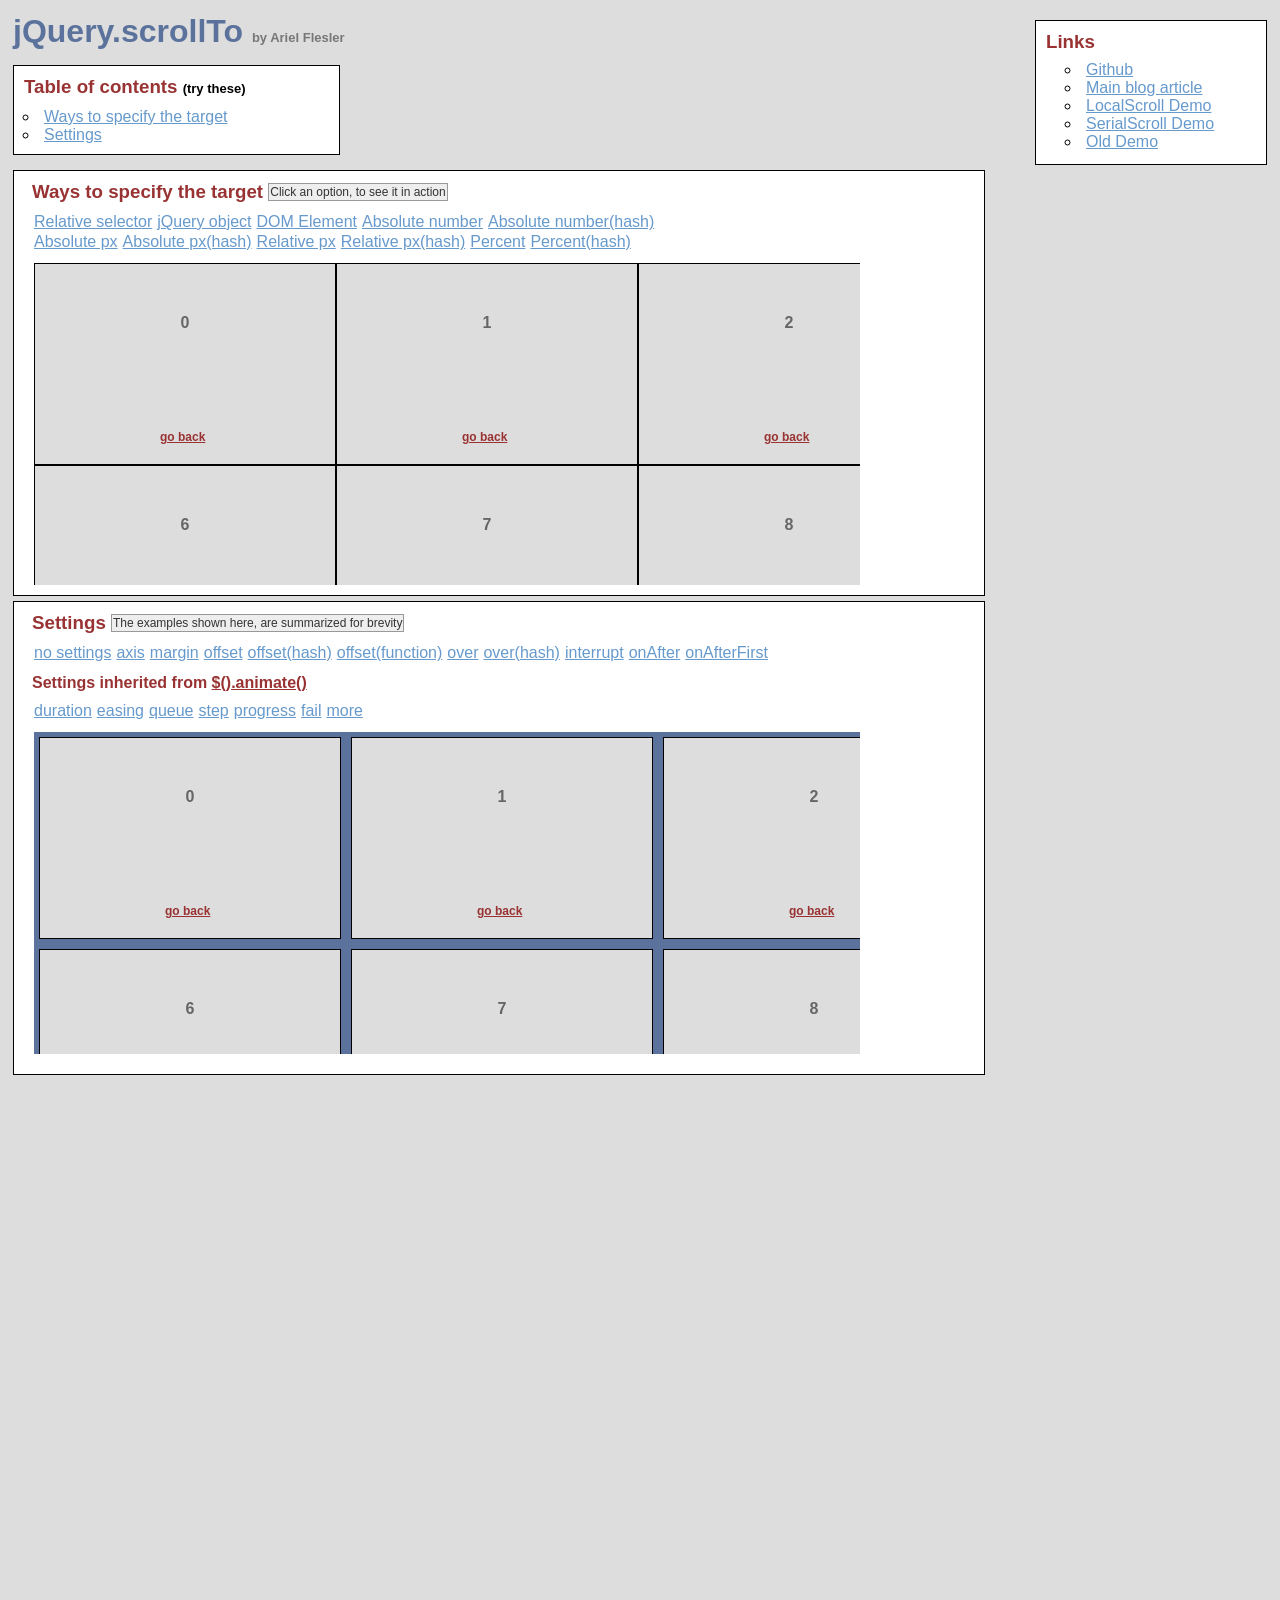
<file: FINDASH/documentation/assets/plugins/jquery-scrollTo/demo/index.html>
<!DOCTYPE html PUBLIC "-//W3C//DTD XHTML 1.0 Transitional//EN" "http://www.w3.org/TR/xhtml1/DTD/xhtml1-transitional.dtd">
<html xmlns="http://www.w3.org/1999/xhtml">
<head>
	<meta http-equiv="Content-Type" content="text/html; charset=iso-8859-1" />
	<title>jQuery.scrollTo</title>
	<meta name="keywords" content="javascript, jquery, plugins, scroll, scrollTo, smooth, animation, to, effect, ariel, flesler, window, overflow, element, navigation, customizable" />
	<meta name="description" content="Demo of jQuery.scrollTo. Lightweight, cross-browser and highly customizable animated scrolling with jQuery, made by Ariel Flesler." />
	<meta name="robots" content="index,follow" />
	<link type="text/css" rel="stylesheet" href="css/style.css" />
	<script type="text/javascript" src="https://ajax.googleapis.com/ajax/libs/jquery/1.8.0/jquery.min.js"></script>
	<script type="text/javascript" src="../jquery.scrollTo.min.js"></script>
	<script type="text/javascript">
		jQuery(function( $ ){
			/**
			 * Demo binding and preparation, no need to read this part
			 */
				//borrowed from jQuery easing plugin
				//http://gsgd.co.uk/sandbox/jquery.easing.php
				$.easing.elasout = function(x, t, b, c, d) {
					var s=1.70158;var p=0;var a=c;
					if (t==0) return b;  if ((t/=d)==1) return b+c;  if (!p) p=d*.3;
					if (a < Math.abs(c)) { a=c; var s=p/4; }
					else var s = p/(2*Math.PI) * Math.asin (c/a);
					return a*Math.pow(2,-10*t) * Math.sin( (t*d-s)*(2*Math.PI)/p ) + c + b;
				};
				$('a.back').click(function() {
					$(this).parents('div.pane').scrollTo(0, 800, { queue:true });
					$(this).parents('div.section').find('span.message').text( this.title);
					return false;
				});
				//just for the example, to stop the click on the links.
				$('ul.links').click(function(e){
					var link = e.target;
					if (link.target === '_blank') {
						return;
					}
					e.preventDefault();
					link.blur();
					if (link.title) {
						$(this).parent().find('span.message').text(link.title);
					}
				});
			
			// This one is important, many browsers don't reset scroll on refreshes
			// Reset all scrollable panes to (0,0)
			$('div.pane').scrollTo(0);
			// Reset the screen to (0,0)
			$.scrollTo(0);
			
			// TOC, shows how to scroll the whole window
			$('#toc a').click(function() {//$.scrollTo works EXACTLY the same way, but scrolls the whole screen
				$.scrollTo(this.hash, 1500, { easing:'elasout' });
				$(this.hash).find('span.message').text(this.title);
				return false;
			});
			
			// Target examples bindings
			var $target = $('#pane-target');
			$('#target-examples a').click(function() {
				$target.stop(true);
			});

			$('#relative-selector').click(function() {
				$target.scrollTo('li:eq(7)', 800);
			});
			$('#jquery-object').click(function() {
				$target.scrollTo($('#pane-target li:eq(14)') , 800);
			});
			$('#dom-element').click(function() {
				$target.scrollTo(document.getElementById('twenty'), 800);
			});
			$('#absolute-number').click(function() {
				$target.scrollTo(150, 800);
			});
			$('#absolute-number-hash').click(function() {
				$target.scrollTo({ top:800, left:700}, 800);
			});
			$('#absolute-px').click(function() {
				$target.scrollTo('520px', 800);
			});
			$('#absolute-px-hash').click(function() {
				$target.scrollTo({top:'110px', left:'290px'}, 800);
			});
			$('#relative-px').click(function() {
				$target.scrollTo('+=100', 500);
			});
			$('#relative-px-hash').click(function() {				
				$target.scrollTo({top:'-=100px', left:'+=100'}, 500);
			});
			$('#percentage-px').click(function() {				
				$target.scrollTo('50%', 800);
			});
			$('#percentage-px-hash').click(function() {				
				$target.scrollTo({top:'50%', left:'20%'}, 800);
			});
			
			// Settings examples bindings, they will all scroll to the same place, with different settings
			var $settings = $('#pane-settings');
			$('#settings-examples a').click(function() {
				// before each animation, reset to (0,0), skip this.
				$settings.stop(true).scrollTo(0);
			});
			
			$('#settings-no').click(function() {
				$settings.scrollTo('li:eq(15)', 1000);
			});
			$('#settings-axis').click(function() {// only scroll horizontally
				$settings.scrollTo('li:eq(15)', 1000, { axis:'x' });
			});
			$('#settings-duration').click(function() {// it's the same as specifying it in the 2nd argument
				$settings.scrollTo('li:eq(15)', { duration: 3000 });
			});
			$('#settings-easing').click(function() {
				$settings.scrollTo('li:eq(15)', 2500, { easing:'elasout' });
			});
			$('#settings-margin').click(function() {//scroll to the "outer" position of the element
				$settings.scrollTo('li:eq(15)', 1000, { margin:true });
			});
			$('#settings-offset').click(function() {//same as { top:-50, left:-50 }
				$settings.scrollTo('li:eq(15)', 1000, { offset:-50 });
			});
			$('#settings-offset-hash').click(function() {
				$settings.scrollTo('li:eq(15)', 1000, { offset:{ top:-5, left:-30 } });
			});
			$('#settings-offset-function').click(function() {
				$settings.scrollTo('li:eq(15)', 1000, {offset: function() { return {top:-30, left:-5}; }});
			});
			$('#settings-over').click(function() {//same as { top:-50, left:-50 }
				$settings.scrollTo('li:eq(15)', 1000, { over:0.5 });
			});
			$('#settings-over-hash').click(function() {
				$settings.scrollTo('li:eq(15)', 1000, { over:{ top:0.2, left:-0.5 } });
			});
			$('#settings-interrupt').click(function() {
				$settings.scrollTo('li:eq(15)', 10000, { interrupt:true });
			});
			$('#settings-queue').click(function() {//in this case, having 'axis' as 'xy' or 'yx' matters.
				$settings.scrollTo('li:eq(15)', 2000, { queue:true });
			});
			$('#settings-onAfter').click(function() {
				$settings.scrollTo('li:eq(15)', 2000, { 
					onAfter:function() {
						$('#settings-message').text('Got there!');
					}
				});
			});
			$('#settings-onAfterFirst').click(function() {//onAfterFirst exists only when queuing
				$settings.scrollTo('li:eq(15)', 1600, { 
					queue:true,
					onAfterFirst:function() {
						$('#settings-message').text('Got there horizontally!');
					},
					onAfter:function() {
						$('#settings-message').text('Got there vertically!');
					}
				});
			});
			$('#settings-step').click(function() {
				$settings.scrollTo('li:eq(15)', 2000, {step:function(now) {
					$('#settings-message').text(now.toFixed(2));
				}});
			});
			$('#settings-progress').click(function() {
				$settings.scrollTo('li:eq(15)', 2000, {progress:function(_, now) {
					$('#settings-message').text(Math.round(now*100) + '%');
				}});
			});
			$('#settings-fail').click(function() {
				$settings.scrollTo('li:eq(15)', 10000, {interrupt:true, fail:function() {
					$('#settings-message').text('Scroll interrupted!');
				}});
			});
		});
	</script>
</head>
<body>
	<h1>jQuery.scrollTo&nbsp;<strong>by Ariel Flesler</strong></h1>
	
	<div id="toc" class="part">
		<h3>Table of contents&nbsp;<strong>(try these)</strong></h3>
		<ul>
			<li><a title="$.scrollTo('#target-examples', 800, {easing:'elasout'});" href="#target-examples">Ways to specify the target</a></li>
			<li><a title="$.scrollTo('#settings-examples', 800, {easing:'elasout'});" href="#settings-examples">Settings</a></li>
		</ul>
	</div>
	
	<div id="links" class="part">
		<h3>Links</h3>
		<ul>
			<li><a target="_blank" href="https://github.com/flesler/jquery.scrollTo">Github</a></li>
			<li><a target="_blank" href="http://flesler.blogspot.com/2007/10/jqueryscrollto.html">Main blog article</a></li>
			<li><a target="_blank" href="http://demos.flesler.com/jquery/localScroll/">LocalScroll Demo</a></li>
			<li><a target="_blank" href="http://demos.flesler.com/jquery/serialScroll/">SerialScroll Demo</a></li>
			<li><a target="_blank" href="index.old.html">Old Demo</a></li>
		</ul>
	</div>
	<div id="target-examples" class="section part">
		<h3>Ways to specify the target&nbsp;<span id="target-message" class="message">Click an option, to see it in action</span></h3>
		<ul class="links">
			<li><a title="$(...).scrollTo('li:eq(7)', 800);" id="relative-selector" href="#">Relative selector</a></li>
			<li><a title="$(...).scrollTo($('div li:eq(14)'), 800);" id="jquery-object" href="#">jQuery object</a></li>
			<li><a title="$(...).scrollTo(document.getElementById('twenty'), 800);" id="dom-element" href="#">DOM Element</a></li>
			<li><a title="$(...).scrollTo(150, 800);" id="absolute-number" href="#">Absolute number</a></li>
			<li><a title="$(...).scrollTo({ top:800, left:700}, 800);" id="absolute-number-hash" href="#">Absolute number(hash)</a></li>
		</ul>
		<ul class="links">
			<li><a title="$(...).scrollTo('520px', 800);" id="absolute-px" href="#">Absolute px</a></li>
			<li><a title="$(...).scrollTo({top:'110px', left:'290px'}, 800);" id="absolute-px-hash" href="#">Absolute px(hash)</a></li>
			<li><a title="$(...).scrollTo('+=100px', 800);" id="relative-px" href="#">Relative px</a></li>
			<li><a title="$(...).scrollTo({top:'-=100px', left:'+=100'}, 800);" id="relative-px-hash" href="#">Relative px(hash)</a></li>
			<li><a title="$(...).scrollTo('50%', 800);" id="percentage-px" href="#">Percent</a></li>
			<li><a title="$(...).scrollTo({top:'50%', left:'20%'}, 800);" id="percentage-px-hash" href="#">Percent(hash)</a></li>
		</ul>
		<div id="pane-target" class="pane">
			<ul class="elements" style="height:1011px; width:1820px;">
				<li><p>0</p><a href="#" title="$(...).scrollTo(0, 800, {queue:true});" class="back">go back</a></li><li><p>1</p><a href="#" title="$(...).scrollTo(0, 800, {queue:true});" class="back">go back</a></li><li><p>2</p><a href="#" title="$(...).scrollTo(0, 800, {queue:true});" class="back">go back</a></li><li><p>3</p><a href="#" title="$(...).scrollTo(0, 800, {queue:true});" class="back">go back</a></li><li><p>4</p><a href="#" title="$(...).scrollTo(0, 800, {queue:true});" class="back">go back</a></li><li><p>5</p><a href="#" title="$(...).scrollTo(0, 800, {queue:true});" class="back">go back</a></li><li><p>6</p><a href="#" title="$(...).scrollTo(0, 800, {queue:true});" class="back">go back</a></li><li><p>7</p><a href="#" title="$(...).scrollTo(0, 800, {queue:true});" class="back">go back</a></li><li><p>8</p><a href="#" title="$(...).scrollTo(0, 800, {queue:true});" class="back">go back</a></li><li><p>9</p><a href="#" title="$(...).scrollTo(0, 800, {queue:true});" class="back">go back</a></li><li><p>10</p><a href="#" title="$(...).scrollTo(0, 800, {queue:true});" class="back">go back</a></li><li><p>11</p><a href="#" title="$(...).scrollTo(0, 800, {queue:true});" class="back">go back</a></li><li><p>12</p><a href="#" title="$(...).scrollTo(0, 800, {queue:true});" class="back">go back</a></li><li><p>13</p><a href="#" title="$(...).scrollTo(0, 800, {queue:true});" class="back">go back</a></li><li><p>14</p><a href="#" title="$(...).scrollTo(0, 800, {queue:true});" class="back">go back</a></li><li><p>15</p><a href="#" title="$(...).scrollTo(0, 800, {queue:true});" class="back">go back</a></li><li><p>16</p><a href="#" title="$(...).scrollTo(0, 800, {queue:true});" class="back">go back</a></li><li><p>17</p><a href="#" title="$(...).scrollTo(0, 800, {queue:true});" class="back">go back</a></li><li><p>18</p><a href="#" title="$(...).scrollTo(0, 800, {queue:true});" class="back">go back</a></li><li><p>19</p><a href="#" title="$(...).scrollTo(0, 800, {queue:true});" class="back">go back</a></li><li id="twenty"><p>20</p><a href="#" title="$(...).scrollTo(0, 800, {queue:true});" class="back">go back</a></li><li><p>21</p><a href="#" title="$(...).scrollTo(0, 800, {queue:true});" class="back">go back</a></li><li><p>22</p><a href="#" title="$(...).scrollTo(0, 800, {queue:true});" class="back">go back</a></li><li><p>23</p><a href="#" title="$(...).scrollTo(0, 800, {queue:true});" class="back">go back</a></li><li><p>24</p><a href="#" title="$(...).scrollTo(0, 800, {queue:true});" class="back">go back</a></li><li><p>25</p><a href="#" title="$(...).scrollTo(0, 800, {queue:true});" class="back">go back</a></li><li><p>26</p><a href="#" title="$(...).scrollTo(0, 800, {queue:true});" class="back">go back</a></li><li><p>27</p><a href="#" title="$(...).scrollTo(0, 800, {queue:true});" class="back">go back</a></li><li><p>28</p><a href="#" title="$(...).scrollTo(0, 800, {queue:true});" class="back">go back</a></li><li><p>29</p><a href="#" title="$(...).scrollTo(0, 800, {queue:true});" class="back">go back</a></li>
			</ul>
		</div>
	</div>
	<div id="settings-examples" class="section part">
		<h3>Settings&nbsp;<span id="settings-message" class="message">The examples shown here, are summarized for brevity</span></h3>
		<ul class="links">
			<li><a title="$(...).scrollTo('li:eq(15)', 1000);" id="settings-no" href="#">no settings</a></li>
			<li><a title="$(...).scrollTo('li:eq(15)', 1000, {axis:'x'});//only scroll on this axis (can be x, y, xy or yx)" id="settings-axis" href="#">axis</a></li>
			<li><a title="$(...).scrollTo('li:eq(15)', 1000, {margin:true});//deduct the margin and border from the final position" id="settings-margin" href="#">margin</a></li>
			<li><a title="$(...).scrollTo('li:eq(15)', 1000, {offset:-50});//add or deduct from the final position" id="settings-offset" href="#">offset</a></li>
			<li><a title="$(...).scrollTo('li:eq(15)', 1000, {offset: {top:-5, left:-30} });" id="settings-offset-hash" href="#">offset(hash)</a></li>
			<li><a title="$(...).scrollTo('li:eq(15)', 1000, {offset: function() { return {top:-30, left:-5}; }});" id="settings-offset-function" href="#">offset(function)</a></li>
			<li><a title="$(...).scrollTo('li:eq(15)', 1000, {over:0.5});//add or deduct a fraction of its height/width" id="settings-over" href="#">over</a></li>
			<li><a title="$(...).scrollTo('li:eq(15)', 1000, {over:{top:0.2, left:-0.5});" id="settings-over-hash" href="#">over(hash)</a></li>
			<li><a title="Scroll manually to interrupt the animation" id="settings-interrupt" href="#">interrupt</a></li>
			<li><a title="$(...).scrollTo('li:eq(15)', 1600, {onAfter:function() { } });//called after the scrolling ends" id="settings-onAfter" href="#">onAfter</a></li>
			<li><a title="$(...).scrollTo('li:eq(15)', 1600, {queue:true, onAfterFirst:function() { } });//called after the first axis scrolled" id="settings-onAfterFirst" href="#">onAfterFirst</a></li>
		</ul>
		<h4>Settings inherited from <a href="http://api.jquery.com/animate/#animate-properties-options" target="_blank">$().animate()</a></h4>
		<ul class="links">
			<li><a title="$(...).scrollTo('li:eq(15)', {duration:3000});//another way of calling the plugin" id="settings-duration" href="#">duration</a></li>
			<li><a title="$(...).scrollTo('li:eq(15)', 2500, {easing:'elasout'});//specify an easing equation" id="settings-easing" href="#">easing</a></li>
			<li><a title="$(...).scrollTo('li:eq(15)', 1600, {queue:true});//scroll one axis, then the other" id="settings-queue" href="#">queue</a></li>
			<li><a title="$(...).scrollTo('li:eq(15)', 2500, {step:function() { }'});//specify a step function" id="settings-step" href="#">step</a></li>
			<li><a title="$(...).scrollTo('li:eq(15)', 2500, {progress:function() { }'});//specify a progress function" id="settings-progress" href="#">progress</a></li>
			<li><a title="Scroll manually to interrupt and trigger the callback" id="settings-fail" href="#">fail</a></li>
			<li><a href="http://api.jquery.com/animate/#animate-properties-options" target="_blank">more</a></li>
		</ul>
		<div id="pane-settings" class="pane">
			<ul class="elements" style="height:1062px;width:1877px;">
				<li><p>0</p><a href="#" title="$(...).scrollTo(0, 800, {queue:true});" class="back">go back</a></li><li><p>1</p><a href="#" title="$(...).scrollTo(0, 800, {queue:true});" class="back">go back</a></li><li><p>2</p><a href="#" title="$(...).scrollTo(0, 800, {queue:true});" class="back">go back</a></li><li><p>3</p><a href="#" title="$(...).scrollTo(0, 800, {queue:true});" class="back">go back</a></li><li><p>4</p><a href="#" title="$(...).scrollTo(0, 800, {queue:true});" class="back">go back</a></li><li><p>5</p><a href="#" title="$(...).scrollTo(0, 800, {queue:true});" class="back">go back</a></li><li><p>6</p><a href="#" title="$(...).scrollTo(0, 800, {queue:true});" class="back">go back</a></li><li><p>7</p><a href="#" title="$(...).scrollTo(0, 800, {queue:true});" class="back">go back</a></li><li><p>8</p><a href="#" title="$(...).scrollTo(0, 800, {queue:true});" class="back">go back</a></li><li><p>9</p><a href="#" title="$(...).scrollTo(0, 800, {queue:true});" class="back">go back</a></li><li><p>10</p><a href="#" title="$(...).scrollTo(0, 800, {queue:true});" class="back">go back</a></li><li><p>11</p><a href="#" title="$(...).scrollTo(0, 800, {queue:true});" class="back">go back</a></li><li><p>12</p><a href="#" title="$(...).scrollTo(0, 800, {queue:true});" class="back">go back</a></li><li><p>13</p><a href="#" title="$(...).scrollTo(0, 800, {queue:true});" class="back">go back</a></li><li><p>14</p><a href="#" title="$(...).scrollTo(0, 800, {queue:true});" class="back">go back</a></li><li><p>15</p><a href="#" title="$(...).scrollTo(0, 800, {queue:true});" class="back">go back</a></li><li><p>16</p><a href="#" title="$(...).scrollTo(0, 800, {queue:true});" class="back">go back</a></li><li><p>17</p><a href="#" title="$(...).scrollTo(0, 800, {queue:true});" class="back">go back</a></li><li><p>18</p><a href="#" title="$(...).scrollTo(0, 800, {queue:true});" class="back">go back</a></li><li><p>19</p><a href="#" title="$(...).scrollTo(0, 800, {queue:true});" class="back">go back</a></li><li><p>20</p><a href="#" title="$(...).scrollTo(0, 800, {queue:true});" class="back">go back</a></li><li><p>21</p><a href="#" title="$(...).scrollTo(0, 800, {queue:true});" class="back">go back</a></li><li><p>22</p><a href="#" title="$(...).scrollTo(0, 800, {queue:true});" class="back">go back</a></li><li><p>23</p><a href="#" title="$(...).scrollTo(0, 800, {queue:true});" class="back">go back</a></li><li><p>24</p><a href="#" title="$(...).scrollTo(0, 800, {queue:true});" class="back">go back</a></li><li><p>25</p><a href="#" title="$(...).scrollTo(0, 800, {queue:true});" class="back">go back</a></li><li><p>26</p><a href="#" title="$(...).scrollTo(0, 800, {queue:true});" class="back">go back</a></li><li><p>27</p><a href="#" title="$(...).scrollTo(0, 800, {queue:true});" class="back">go back</a></li><li><p>28</p><a href="#" title="$(...).scrollTo(0, 800, {queue:true});" class="back">go back</a></li><li><p>29</p><a href="#" title="$(...).scrollTo(0, 800, {queue:true});" class="back">go back</a></li>
			</ul>
		</div>
	</div>
</body>
</html>
</file>
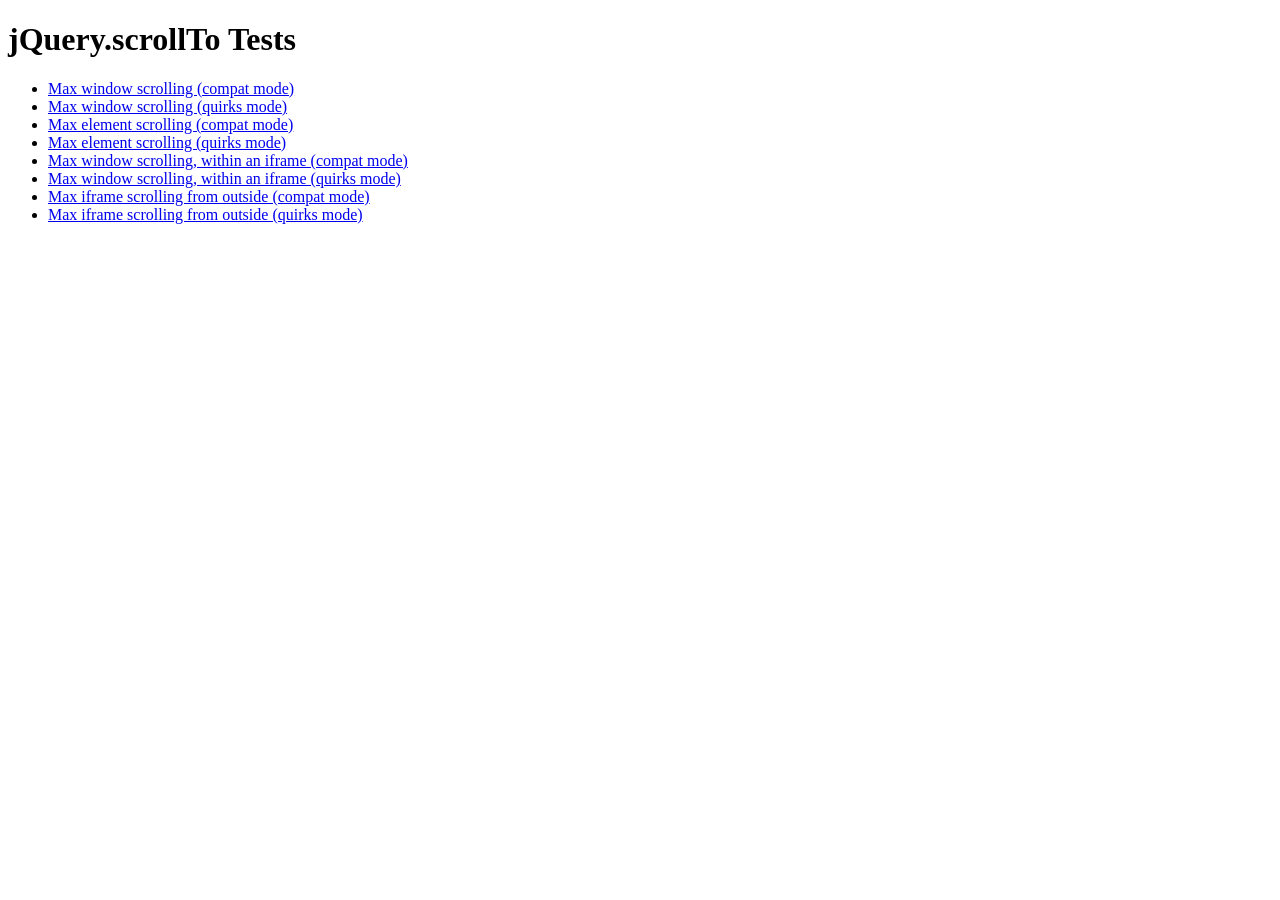
<file: FINDASH/documentation/assets/plugins/jquery-scrollTo/tests/index.html>
<!DOCTYPE html PUBLIC "-//W3C//DTD XHTML 1.0 Transitional//EN" "http://www.w3.org/TR/xhtml1/DTD/xhtml1-transitional.dtd">
<html xmlns="http://www.w3.org/1999/xhtml">
<head>
	<meta http-equiv="Content-Type" content="text/html; charset=iso-8859-1" />
	<title>jQuery.scrollTo Tests</title>
	<meta name="keywords" content="javascript, jquery, plugins, scroll, scrollTo, smooth, animation, to, effect, ariel, flesler, window, overflow, element, navigation, customizable" />
	<meta name="description" content="Tests for jQuery ScrollTo. Made by Ariel Flesler." />
	<meta name="robots" content="index,follow" />
</head>
<body>
	<h1>jQuery.scrollTo Tests</h1>
	
	<ul>
		<li><a href="WinMaxY-compat.html">Max window scrolling (compat mode)</a></li>
		<li><a href="WinMaxY-quirks.html">Max window scrolling (quirks mode)</a></li>
		<li><a href="ElemMaxY-compat.html">Max element scrolling (compat mode)</a></li>
		<li><a href="ElemMaxY-quirks.html">Max element scrolling (quirks mode)</a></li>
		<li><a href="WinMaxY-with-iframe-compat.html">Max window scrolling, within an iframe (compat mode)</a></li>
		<li><a href="WinMaxY-with-iframe-quirks.html">Max window scrolling, within an iframe (quirks mode)</a></li>
		<li><a href="WinMaxY-to-iframe-compat.html">Max iframe scrolling from outside (compat mode)</a></li>
		<li><a href="WinMaxY-to-iframe-quirks.html">Max iframe scrolling from outside (quirks mode)</a></li>
	</ul>
</body>
</html>
</file>
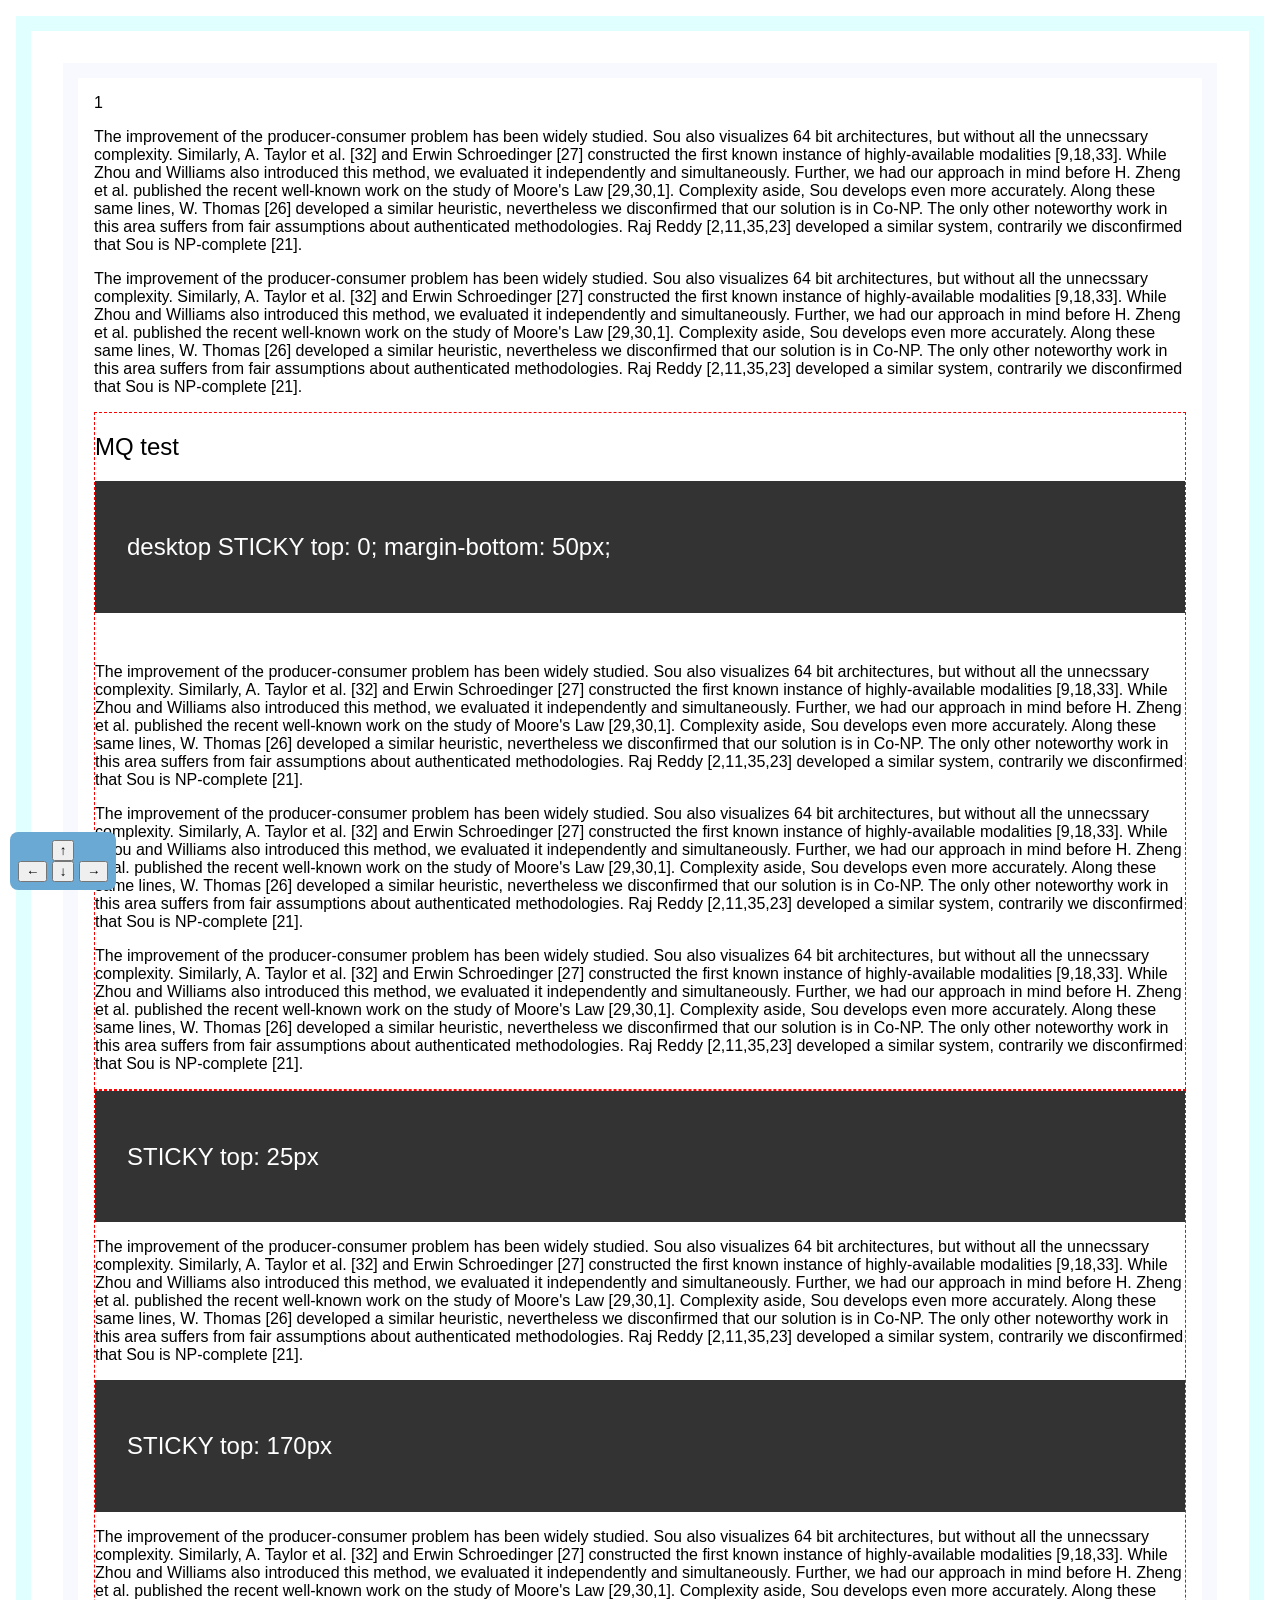
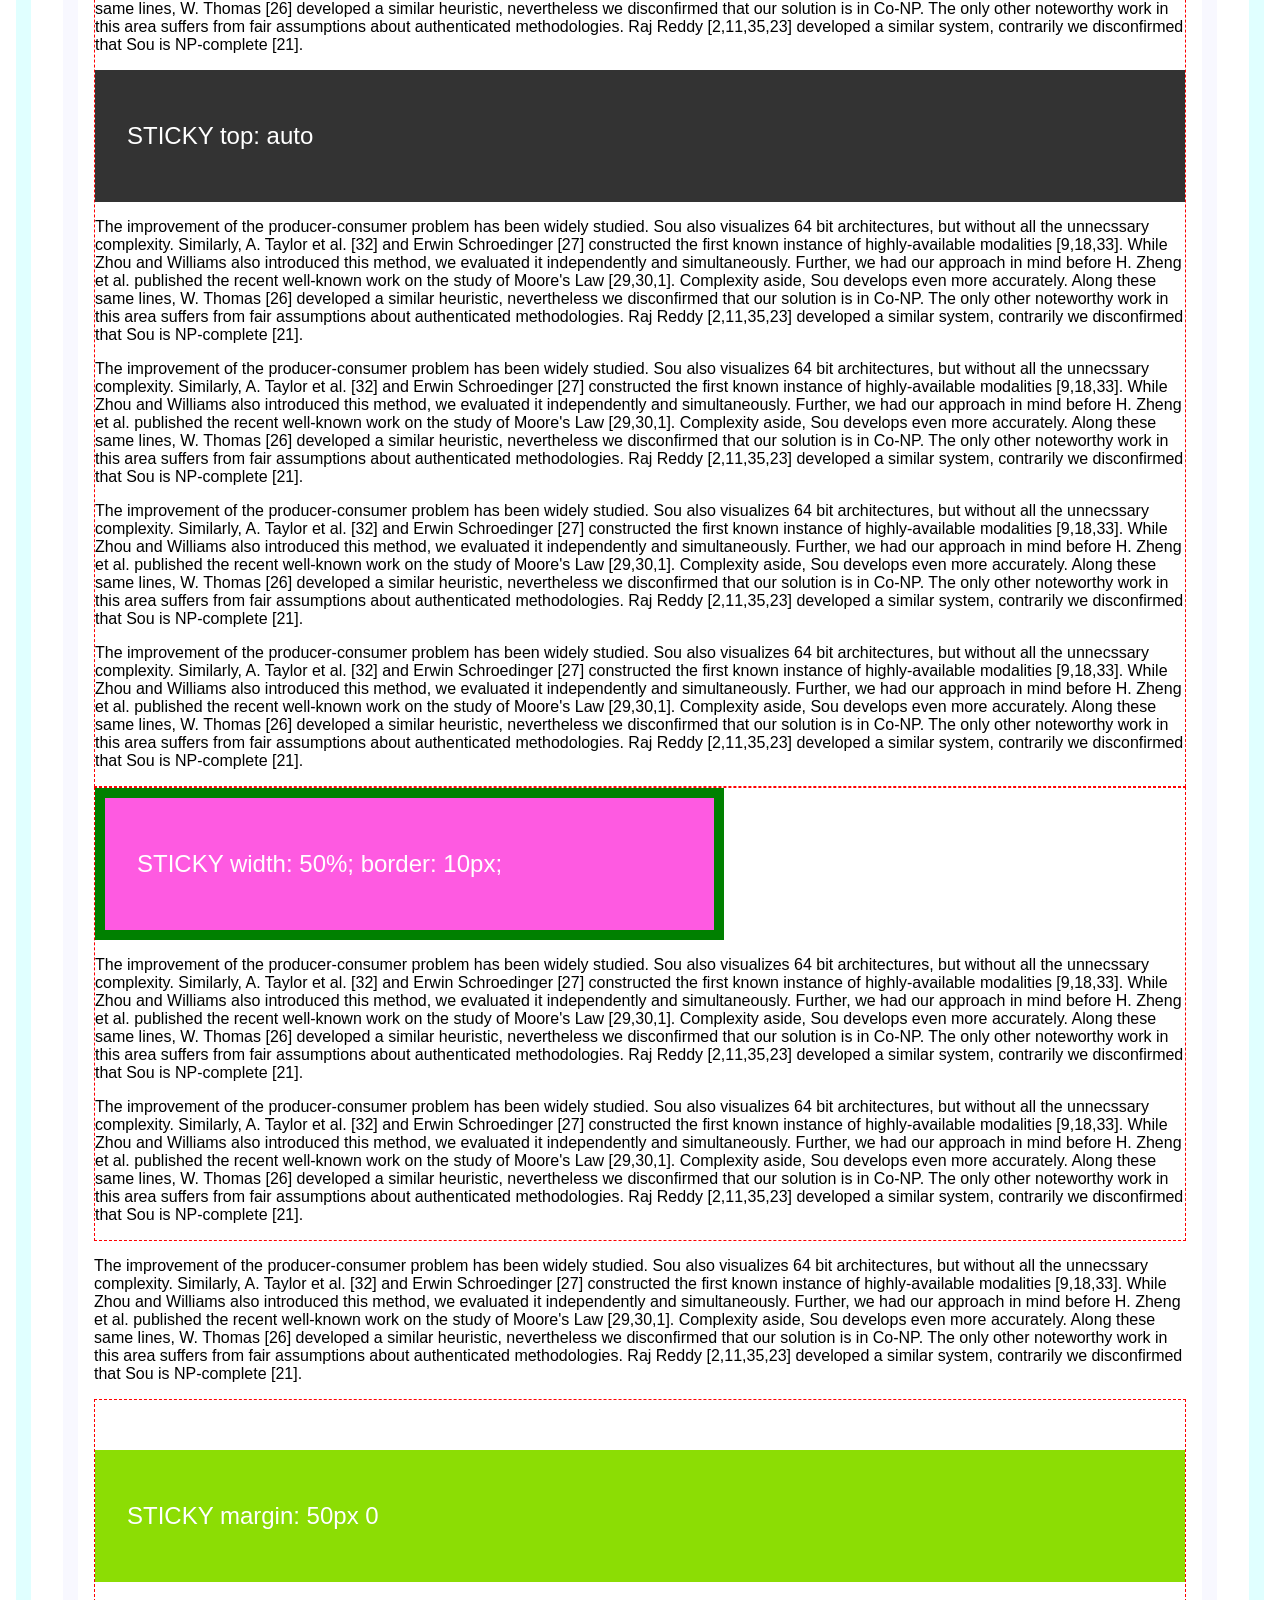
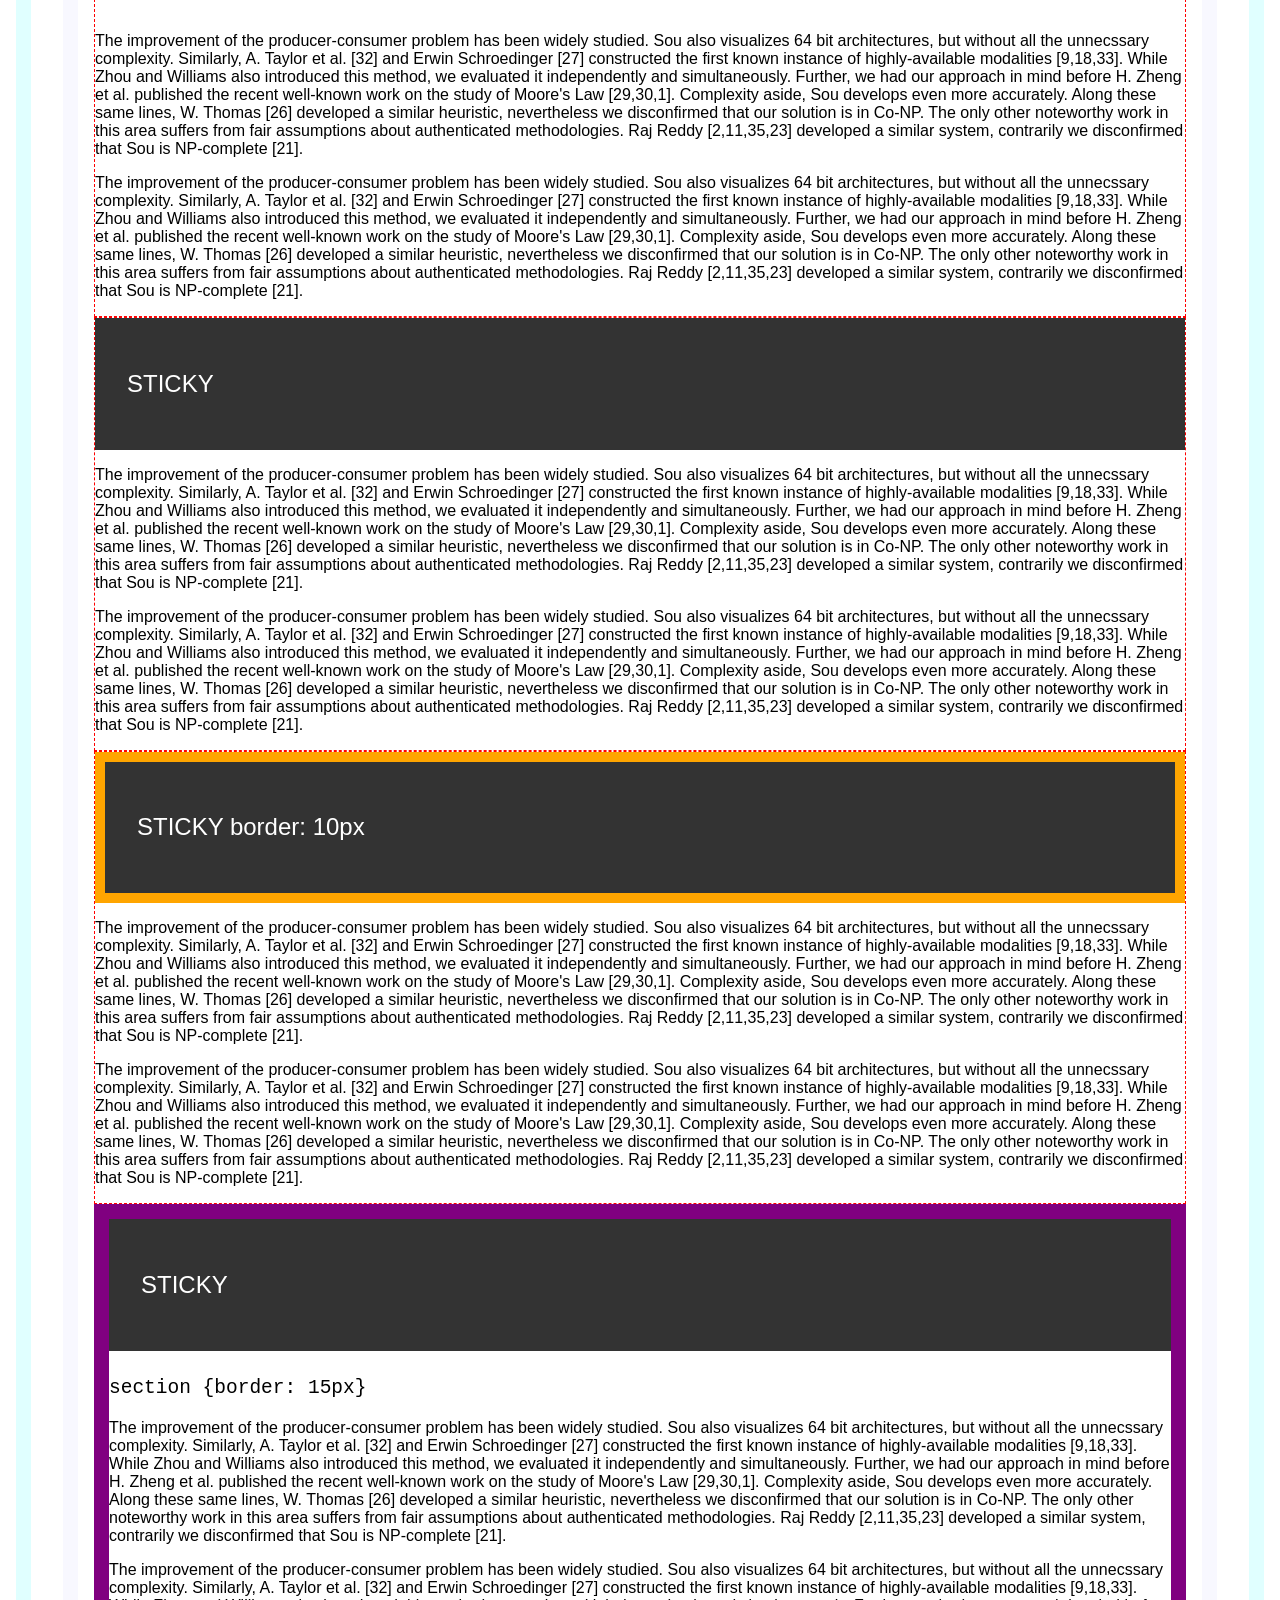
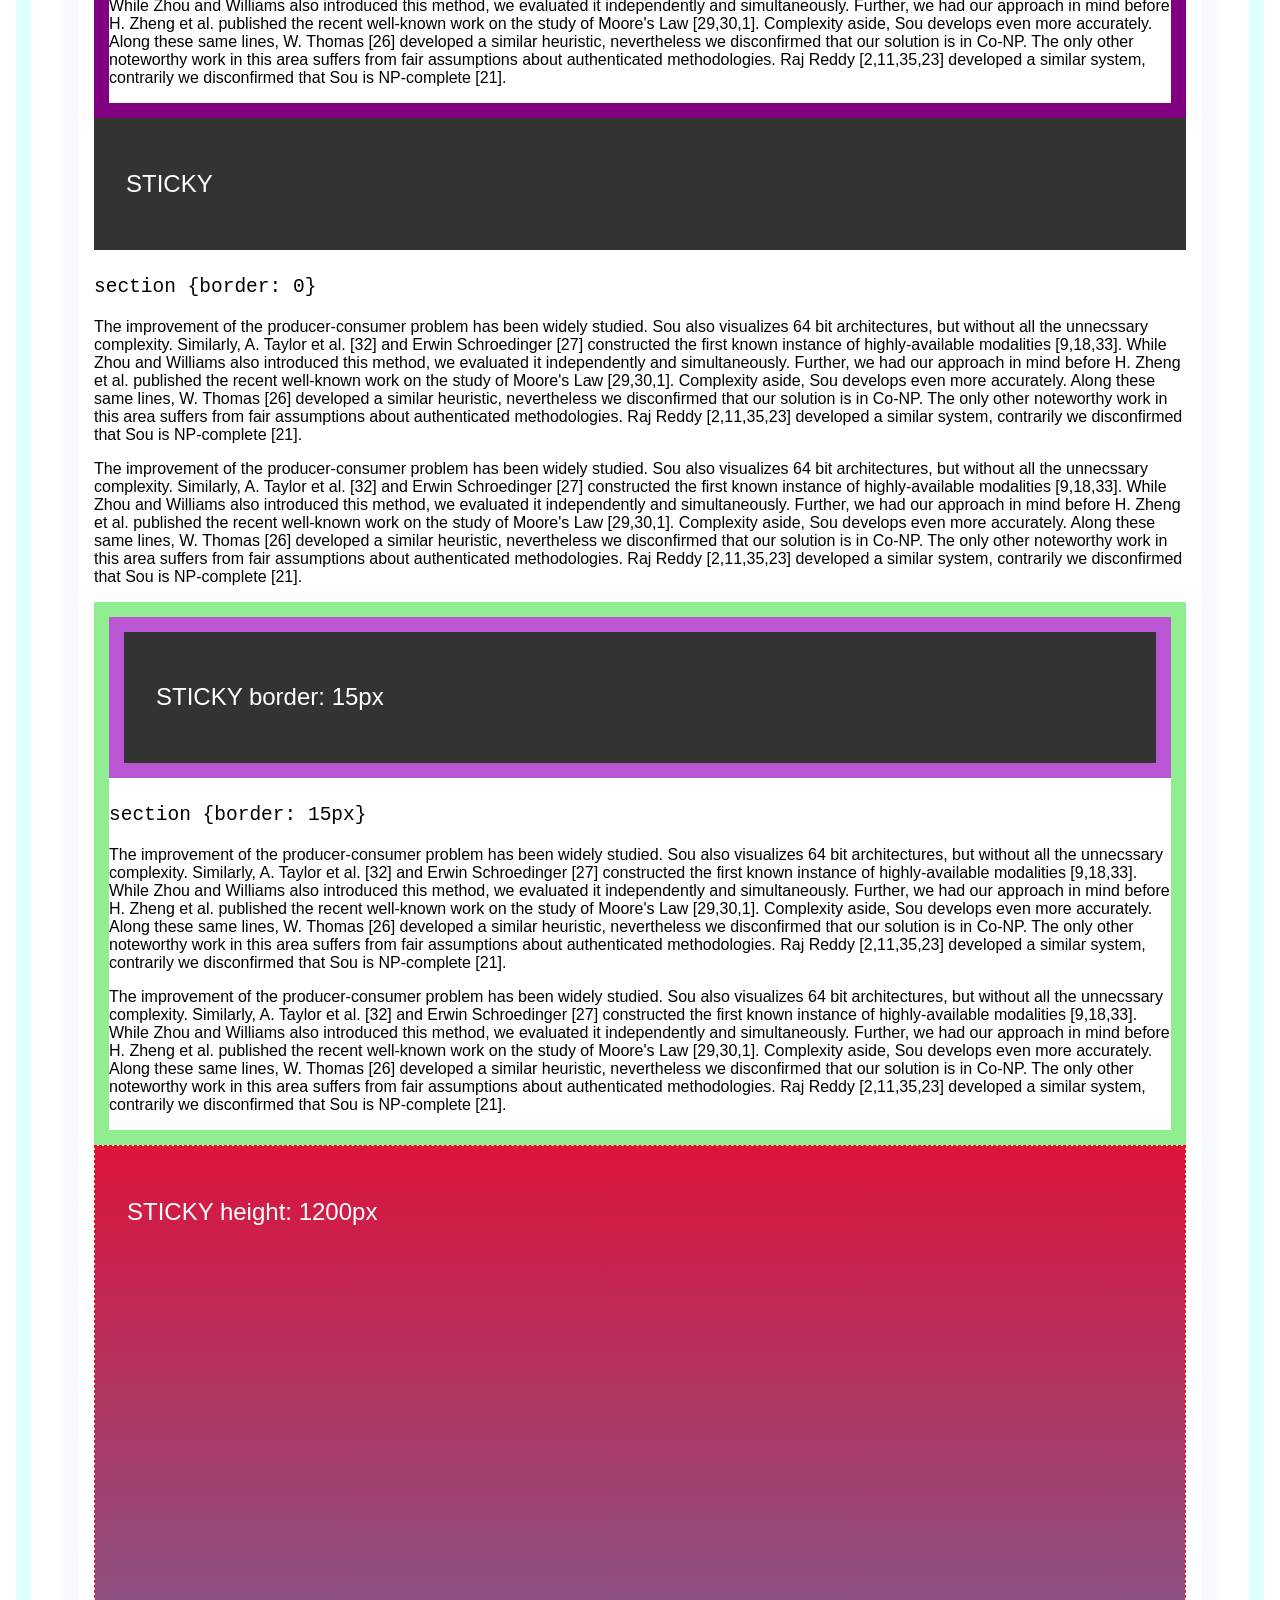
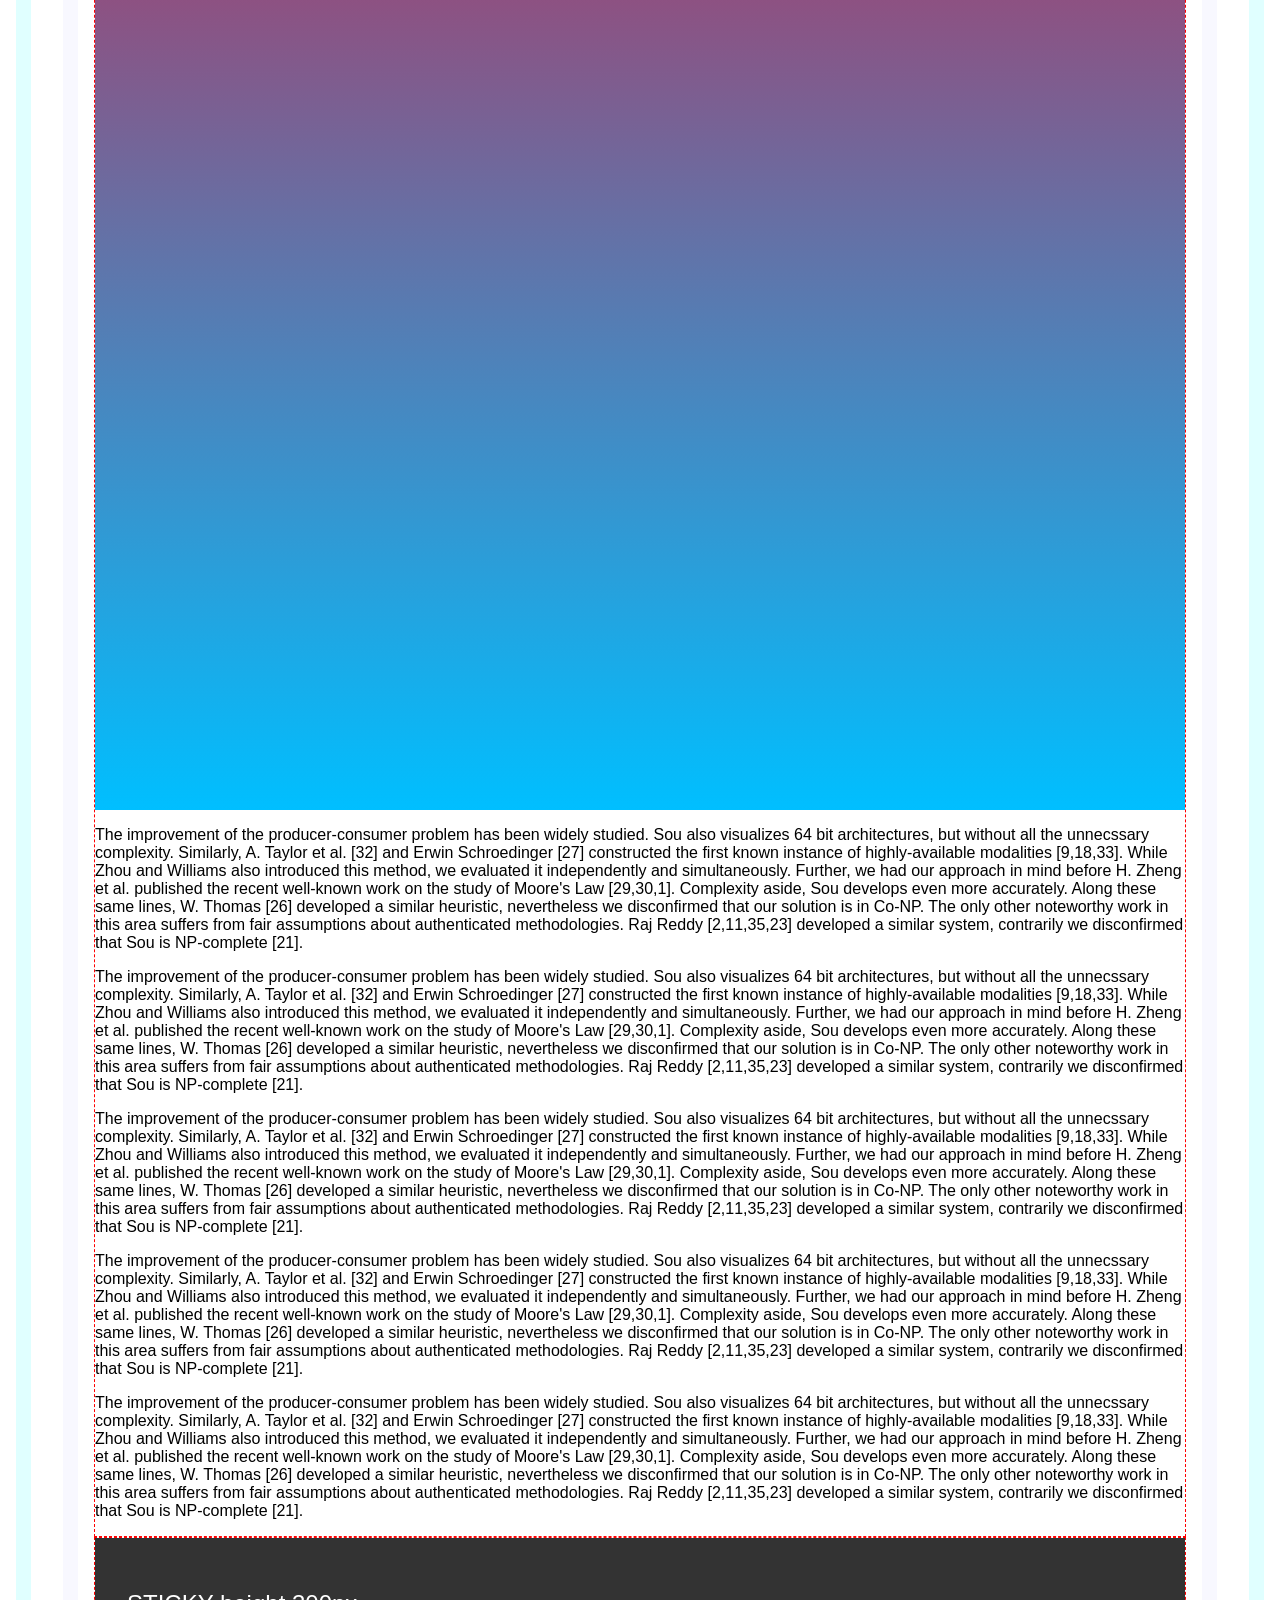
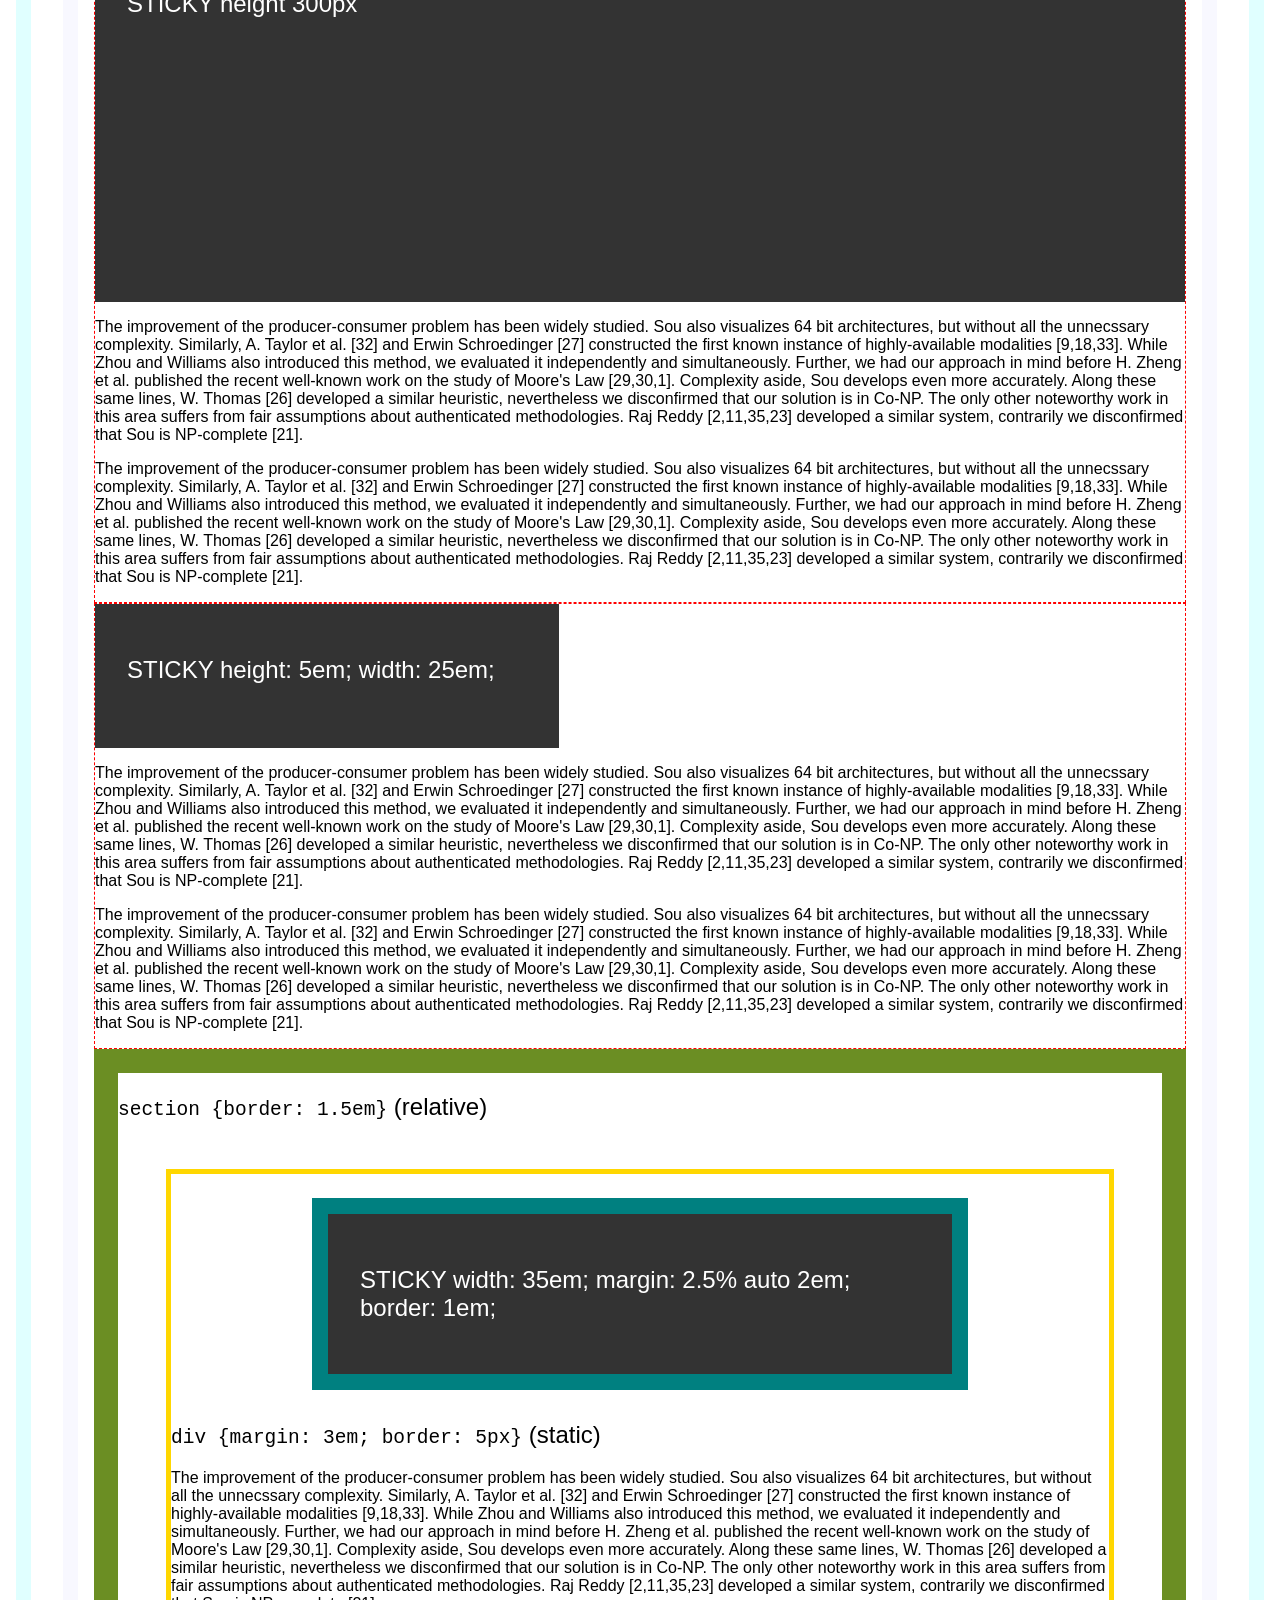
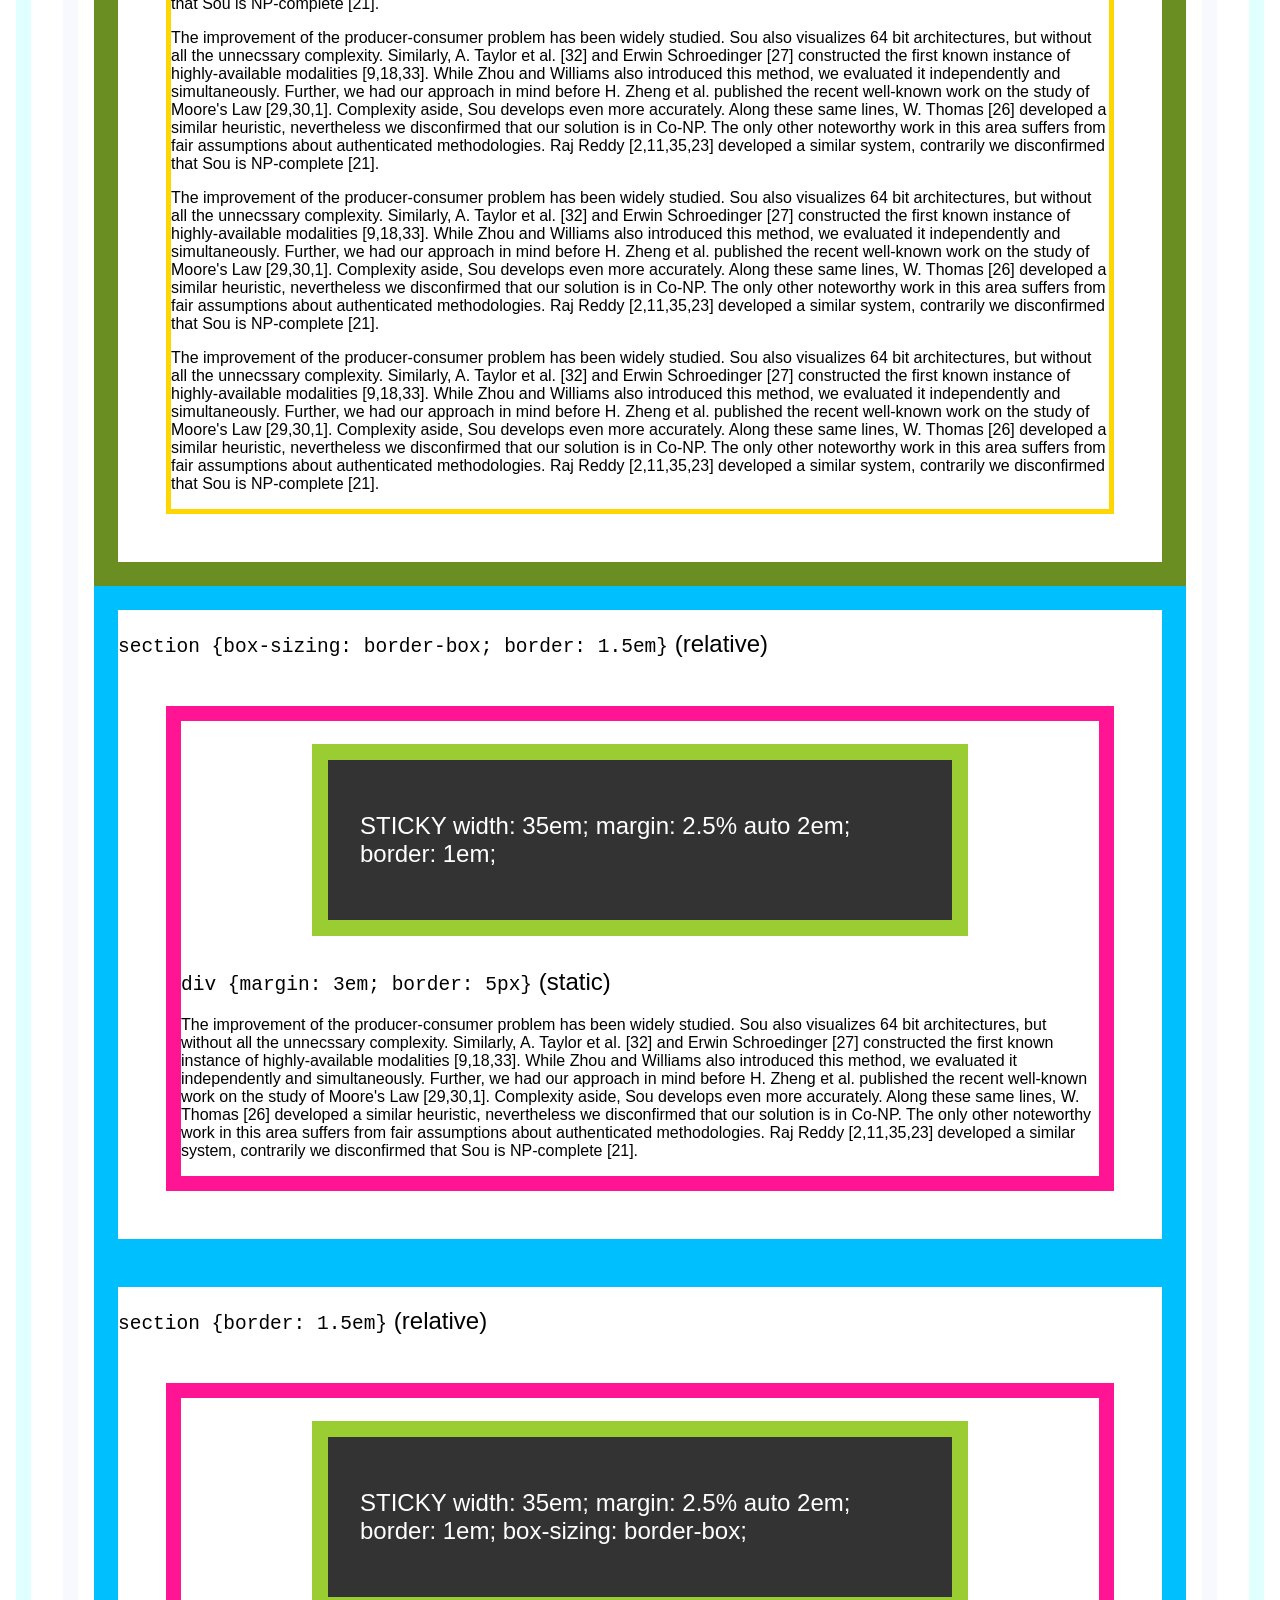
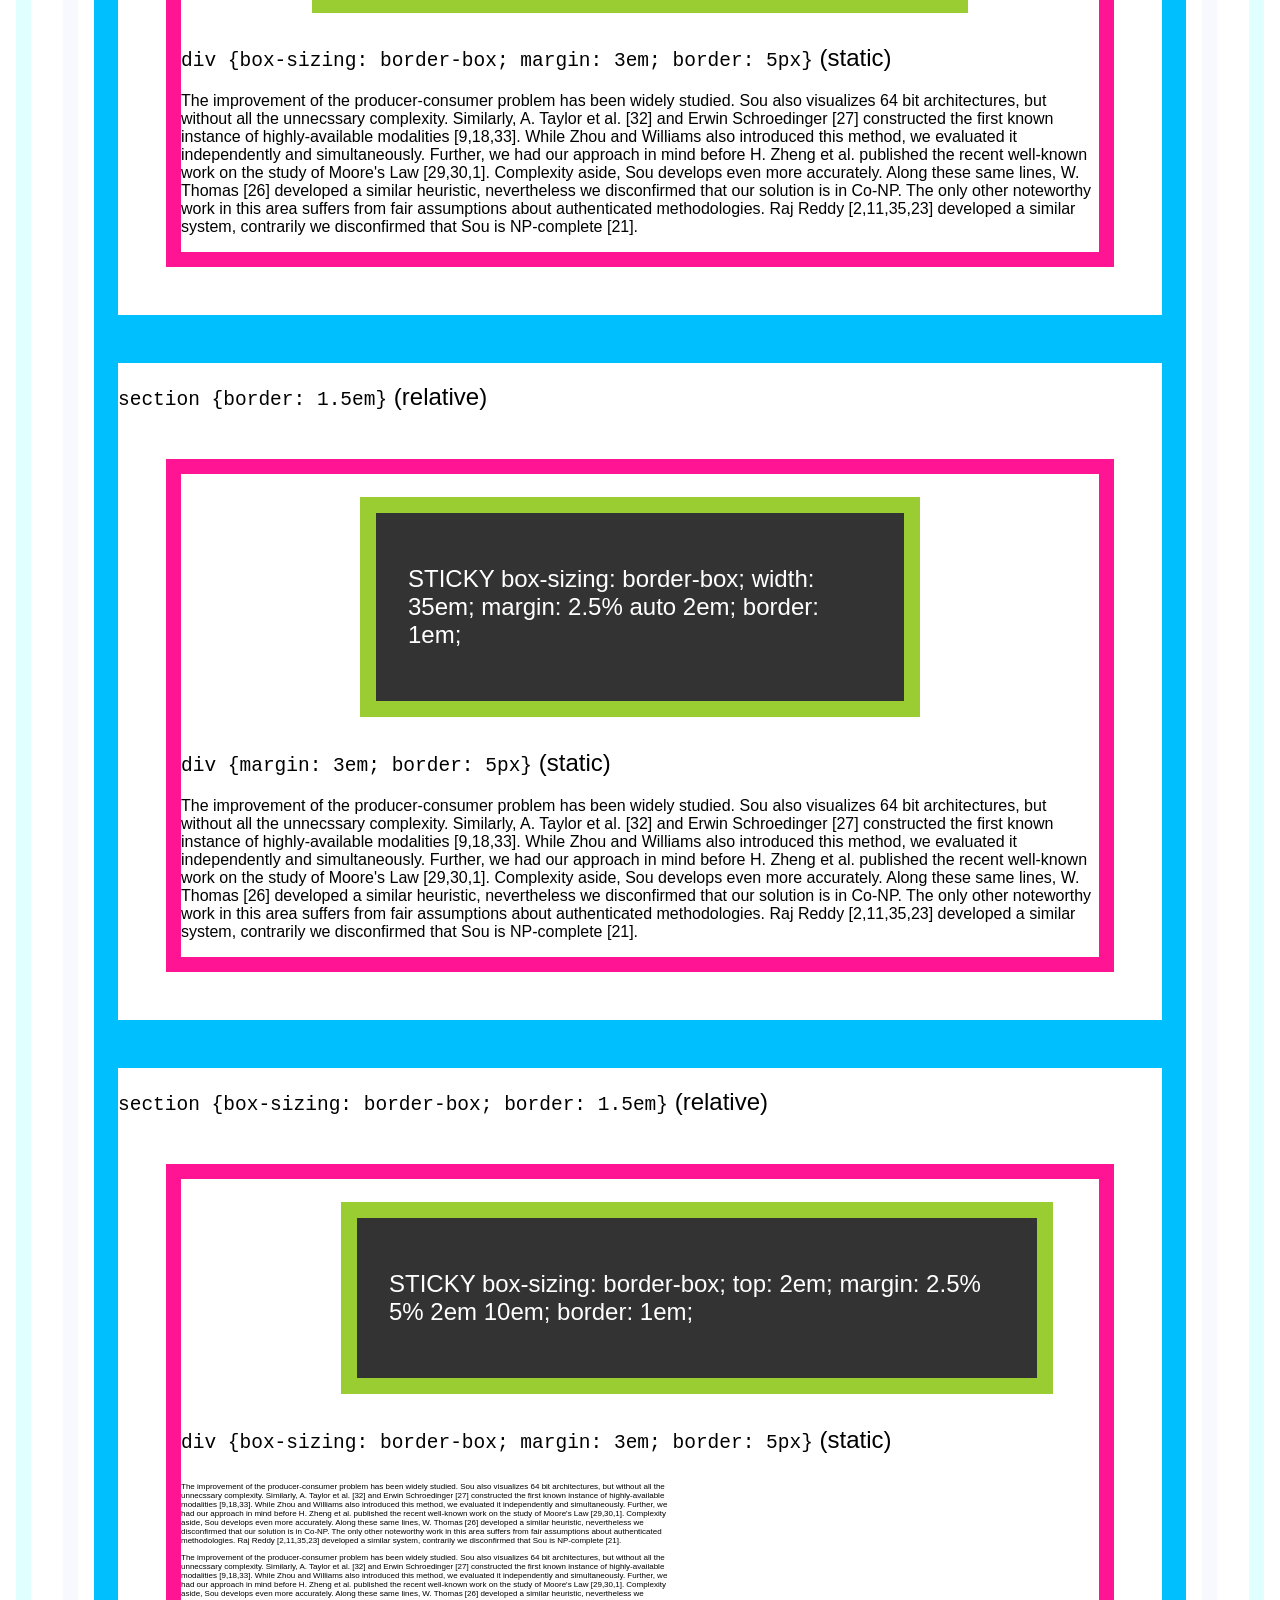
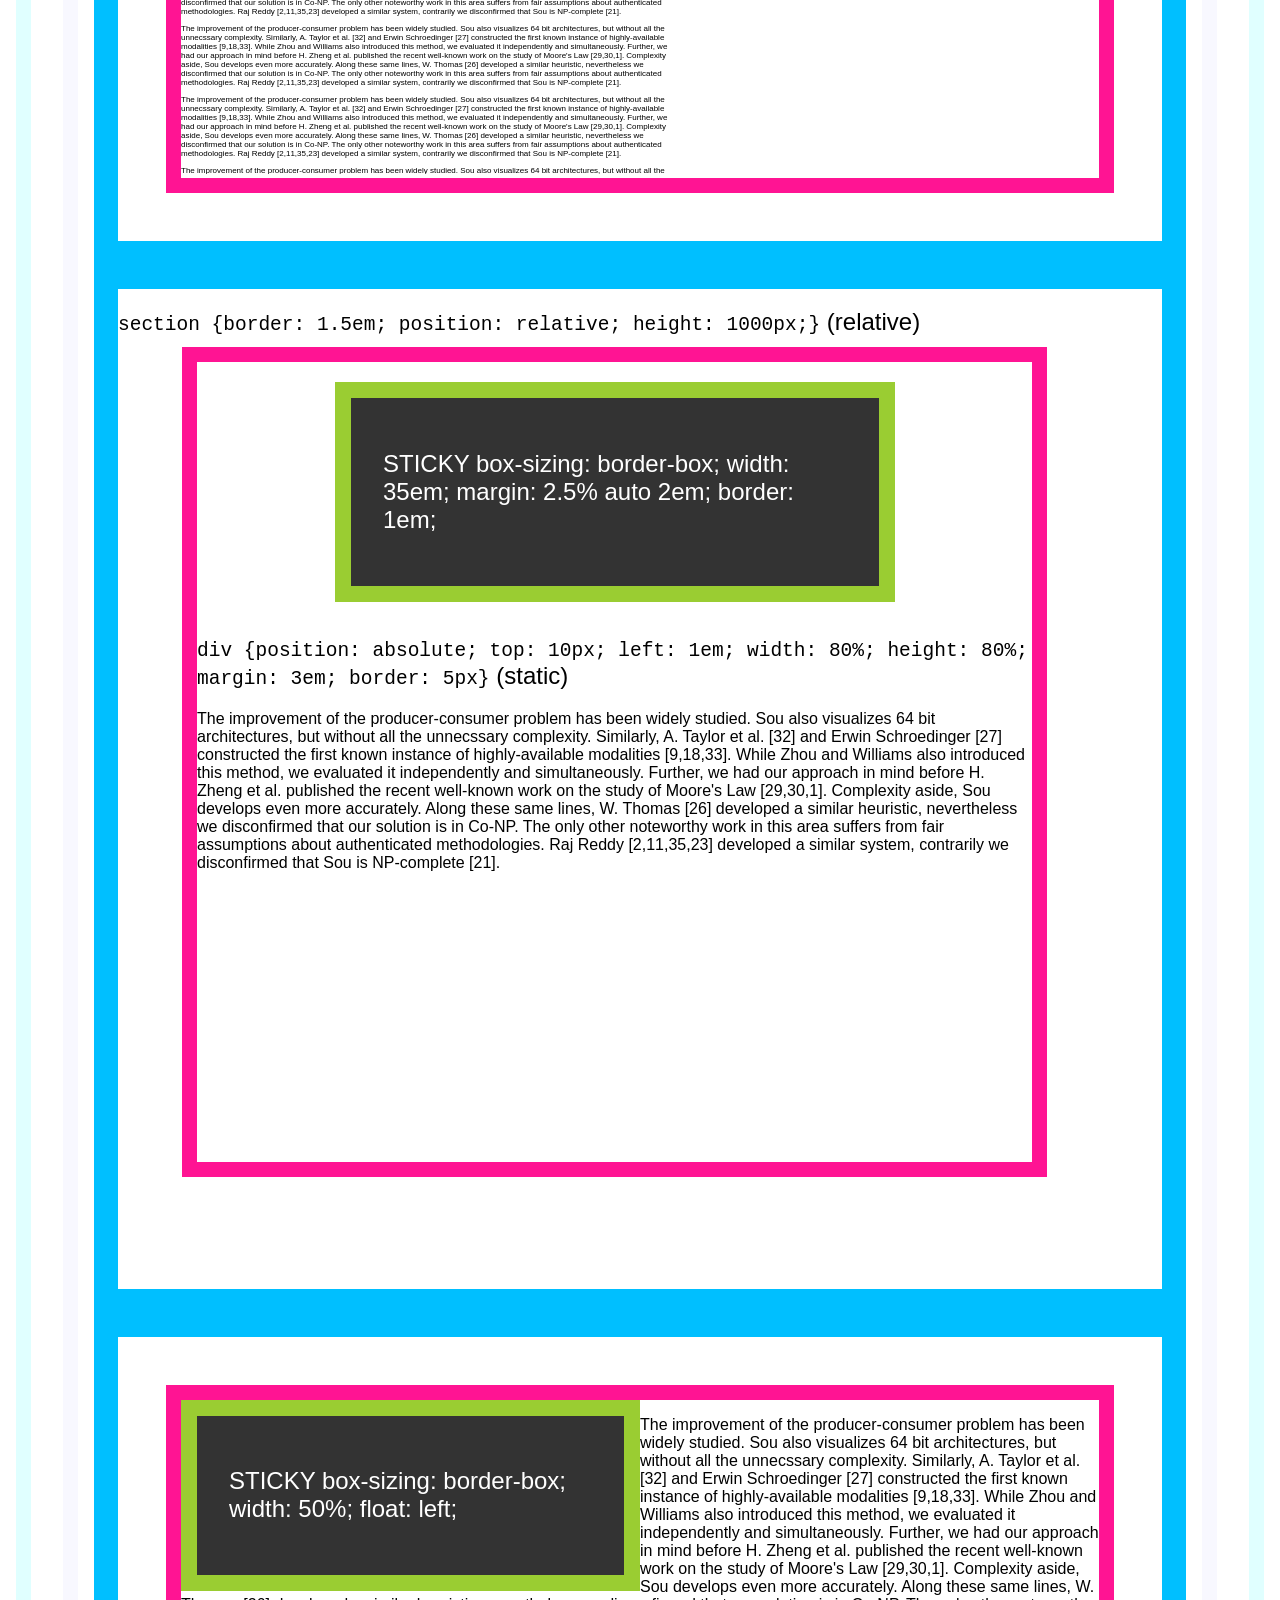
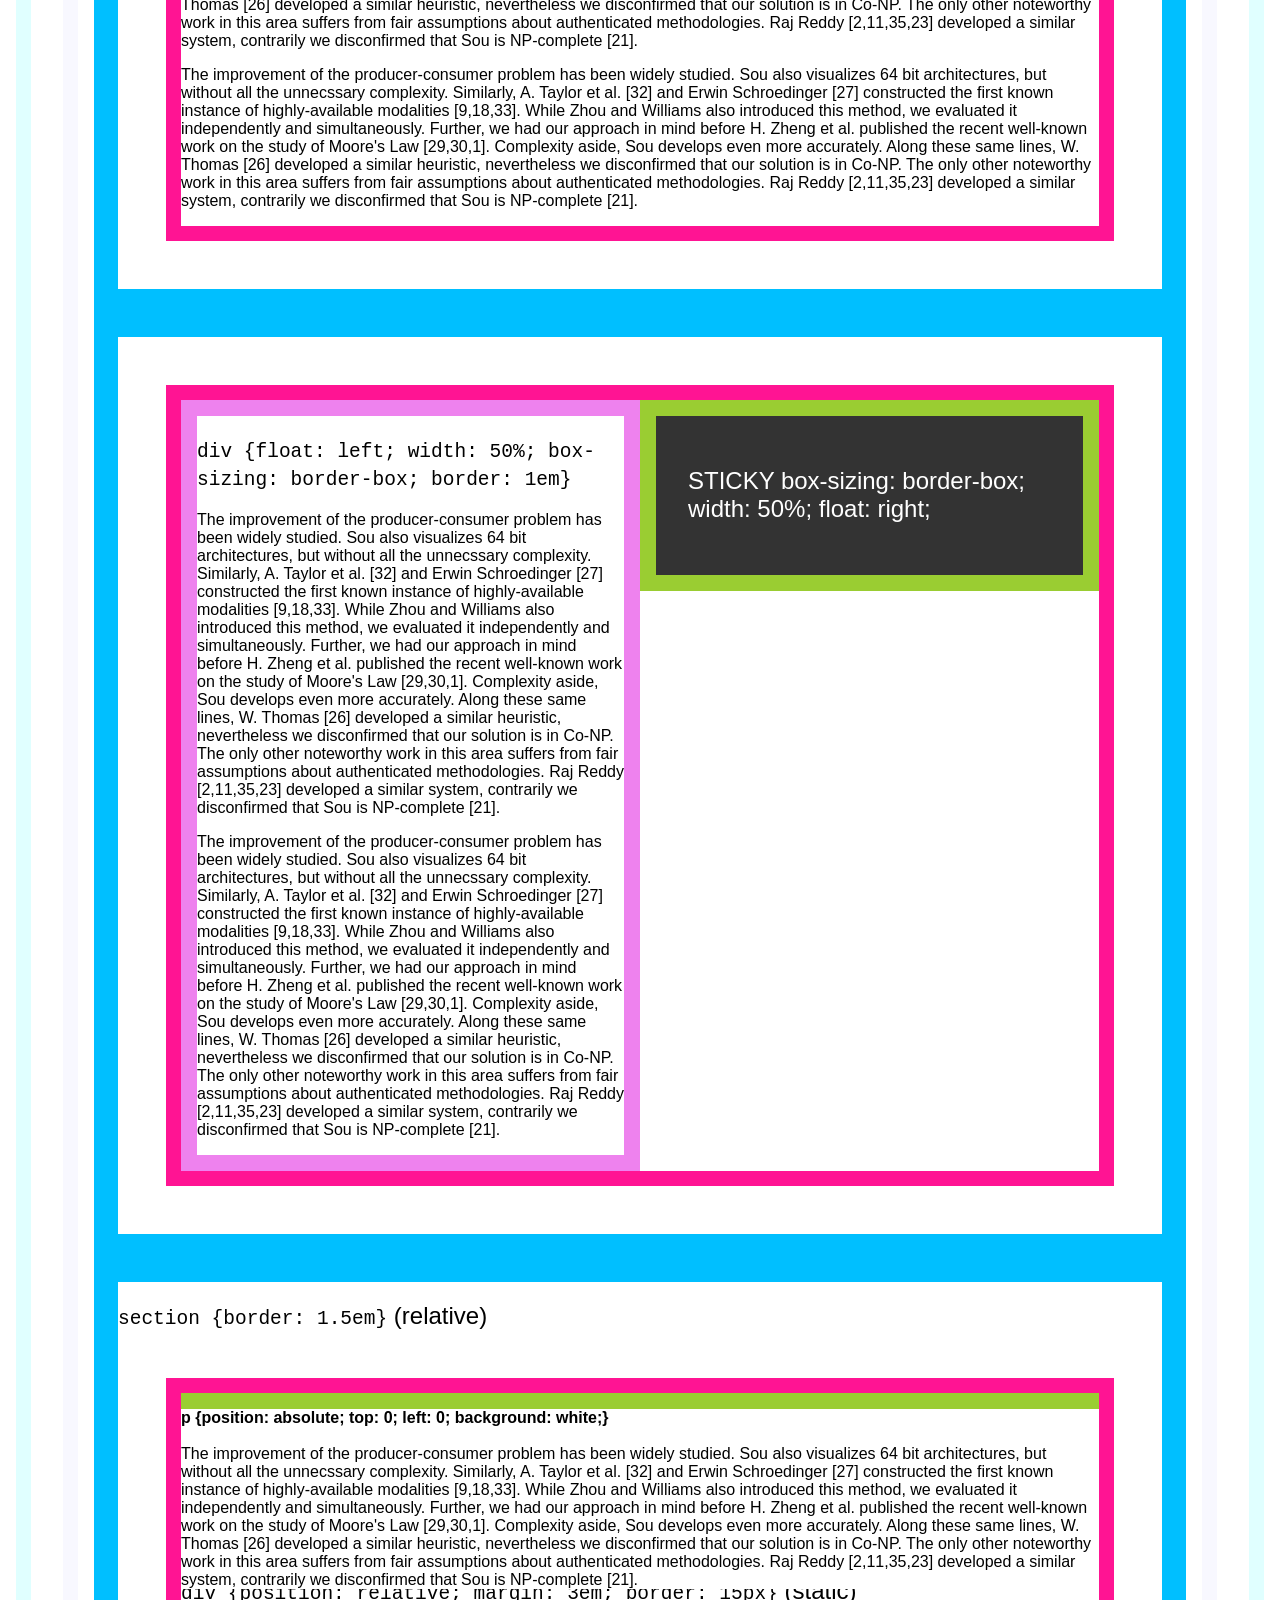
<file: FINDASH/documentation/assets/plugins/stickyfill/test/index.html>
<!DOCTYPE html>
<html>
<head>
    <meta charset="utf-8">
    <meta name="viewport" content="width=device-width, initial-scale=1">
    <meta name="msapplication-tap-highlight" content="no">

    <style>
        html {
            margin: 1em;
            padding: 1em;
            border: 15px solid lightcyan;
        }
        body {
            margin: 1em;
            padding: 1em;
            border: 15px solid ghostwhite;
            font-family: sans-serif;
        }

        h1,
        h2,
        h3,
        h4,
        th {
            font-weight: normal;
        }

        figure,
        figcaption,
        section {
            display: block;
        }

        section {
            border: 1px dashed red;
        }

        .sticky {
            position: -webkit-sticky;
            position: sticky;
            top: 0;
            background: black;
            background: rgba(0,0,0,0.8);
            padding: 2em;
            color: white;
        }

        .sticky--desktop {
            display: none;
        }

        @media screen and (min-width: 60em) {
            .sticky--desktop {
                display: block;
            }

            .sticky--mobile {
                display: none;
            }
        }

        .arrows {
            position: fixed;
            bottom: 10px;
            left: 10px;
            text-align: center;
            padding: 0.5em;
            background: #69A9D3;
            border-radius: 0.5em;
            z-index: 5000;
        }

        .arrows button {
            vertical-align: middle;
        }

        .clearfix {
          zoom: 1;
        }
        .clearfix:before,
        .clearfix:after {
          content: "";
          display: table;
        }
        .clearfix:after {
          clear: both;
        }
    </style>

    <title>Test</title>
</head>

<body>
    <div class="arrows">
        <div>
            <button class="js-top">&#8593;</button>
        </div>
        <div>
            <button class="js-left">&larr;</button>
            <button class="js-bottom">&#8595;</button>
            <button class="js-right">&rarr;</button>
        </div>
    </div>

    <div style="width: 150%;">
        1
    </div>

    <p>The improvement of the producer-consumer problem has been widely studied. Sou also visualizes 64 bit architectures, but without all the unnecssary complexity. Similarly, A. Taylor et al. [32] and Erwin Schroedinger [27] constructed the first known instance of highly-available modalities [9,18,33]. While Zhou and Williams also introduced this method, we evaluated it independently and simultaneously. Further, we had our approach in mind before H. Zheng et al. published the recent well-known work on the study of Moore's Law [29,30,1]. Complexity aside, Sou develops even more accurately. Along these same lines, W. Thomas [26] developed a similar heuristic, nevertheless we disconfirmed that our solution is in Co-NP. The only other noteworthy work in this area suffers from fair assumptions about authenticated methodologies. Raj Reddy [2,11,35,23] developed a similar system, contrarily we disconfirmed that Sou is NP-complete [21].</p>

    <p>The improvement of the producer-consumer problem has been widely studied. Sou also visualizes 64 bit architectures, but without all the unnecssary complexity. Similarly, A. Taylor et al. [32] and Erwin Schroedinger [27] constructed the first known instance of highly-available modalities [9,18,33]. While Zhou and Williams also introduced this method, we evaluated it independently and simultaneously. Further, we had our approach in mind before H. Zheng et al. published the recent well-known work on the study of Moore's Law [29,30,1]. Complexity aside, Sou develops even more accurately. Along these same lines, W. Thomas [26] developed a similar heuristic, nevertheless we disconfirmed that our solution is in Co-NP. The only other noteworthy work in this area suffers from fair assumptions about authenticated methodologies. Raj Reddy [2,11,35,23] developed a similar system, contrarily we disconfirmed that Sou is NP-complete [21].</p>

    <section>
        <h1>MQ test</h1>

        <div class="sticky sticky--desktop" style="top: 0; margin-bottom: 50px;">
            <h1>desktop STICKY top: 0; margin-bottom: 50px;</h1>
        </div>

        <div class="sticky sticky--mobile" style="top: 0;">
            <h1>mobile STICKY top: 0;</h1>
        </div>

        <p>The improvement of the producer-consumer problem has been widely studied. Sou also visualizes 64 bit architectures, but without all the unnecssary complexity. Similarly, A. Taylor et al. [32] and Erwin Schroedinger [27] constructed the first known instance of highly-available modalities [9,18,33]. While Zhou and Williams also introduced this method, we evaluated it independently and simultaneously. Further, we had our approach in mind before H. Zheng et al. published the recent well-known work on the study of Moore's Law [29,30,1]. Complexity aside, Sou develops even more accurately. Along these same lines, W. Thomas [26] developed a similar heuristic, nevertheless we disconfirmed that our solution is in Co-NP. The only other noteworthy work in this area suffers from fair assumptions about authenticated methodologies. Raj Reddy [2,11,35,23] developed a similar system, contrarily we disconfirmed that Sou is NP-complete [21].</p>

        <p>The improvement of the producer-consumer problem has been widely studied. Sou also visualizes 64 bit architectures, but without all the unnecssary complexity. Similarly, A. Taylor et al. [32] and Erwin Schroedinger [27] constructed the first known instance of highly-available modalities [9,18,33]. While Zhou and Williams also introduced this method, we evaluated it independently and simultaneously. Further, we had our approach in mind before H. Zheng et al. published the recent well-known work on the study of Moore's Law [29,30,1]. Complexity aside, Sou develops even more accurately. Along these same lines, W. Thomas [26] developed a similar heuristic, nevertheless we disconfirmed that our solution is in Co-NP. The only other noteworthy work in this area suffers from fair assumptions about authenticated methodologies. Raj Reddy [2,11,35,23] developed a similar system, contrarily we disconfirmed that Sou is NP-complete [21].</p>

        <p>The improvement of the producer-consumer problem has been widely studied. Sou also visualizes 64 bit architectures, but without all the unnecssary complexity. Similarly, A. Taylor et al. [32] and Erwin Schroedinger [27] constructed the first known instance of highly-available modalities [9,18,33]. While Zhou and Williams also introduced this method, we evaluated it independently and simultaneously. Further, we had our approach in mind before H. Zheng et al. published the recent well-known work on the study of Moore's Law [29,30,1]. Complexity aside, Sou develops even more accurately. Along these same lines, W. Thomas [26] developed a similar heuristic, nevertheless we disconfirmed that our solution is in Co-NP. The only other noteworthy work in this area suffers from fair assumptions about authenticated methodologies. Raj Reddy [2,11,35,23] developed a similar system, contrarily we disconfirmed that Sou is NP-complete [21].</p>
    </section>

    <section>
        <div class="sticky" style="top: 25px;">
            <h1>STICKY top: 25px</h1>
        </div>

        <p>The improvement of the producer-consumer problem has been widely studied. Sou also visualizes 64 bit architectures, but without all the unnecssary complexity. Similarly, A. Taylor et al. [32] and Erwin Schroedinger [27] constructed the first known instance of highly-available modalities [9,18,33]. While Zhou and Williams also introduced this method, we evaluated it independently and simultaneously. Further, we had our approach in mind before H. Zheng et al. published the recent well-known work on the study of Moore's Law [29,30,1]. Complexity aside, Sou develops even more accurately. Along these same lines, W. Thomas [26] developed a similar heuristic, nevertheless we disconfirmed that our solution is in Co-NP. The only other noteworthy work in this area suffers from fair assumptions about authenticated methodologies. Raj Reddy [2,11,35,23] developed a similar system, contrarily we disconfirmed that Sou is NP-complete [21].</p>

        <div class="sticky" style="top: 170px;">
            <h1>STICKY top: 170px</h1>
        </div>

        <p>The improvement of the producer-consumer problem has been widely studied. Sou also visualizes 64 bit architectures, but without all the unnecssary complexity. Similarly, A. Taylor et al. [32] and Erwin Schroedinger [27] constructed the first known instance of highly-available modalities [9,18,33]. While Zhou and Williams also introduced this method, we evaluated it independently and simultaneously. Further, we had our approach in mind before H. Zheng et al. published the recent well-known work on the study of Moore's Law [29,30,1]. Complexity aside, Sou develops even more accurately. Along these same lines, W. Thomas [26] developed a similar heuristic, nevertheless we disconfirmed that our solution is in Co-NP. The only other noteworthy work in this area suffers from fair assumptions about authenticated methodologies. Raj Reddy [2,11,35,23] developed a similar system, contrarily we disconfirmed that Sou is NP-complete [21].</p>

        <div class="sticky" style="top: auto;">
            <h1>STICKY top: auto</h1>
        </div>

        <p>The improvement of the producer-consumer problem has been widely studied. Sou also visualizes 64 bit architectures, but without all the unnecssary complexity. Similarly, A. Taylor et al. [32] and Erwin Schroedinger [27] constructed the first known instance of highly-available modalities [9,18,33]. While Zhou and Williams also introduced this method, we evaluated it independently and simultaneously. Further, we had our approach in mind before H. Zheng et al. published the recent well-known work on the study of Moore's Law [29,30,1]. Complexity aside, Sou develops even more accurately. Along these same lines, W. Thomas [26] developed a similar heuristic, nevertheless we disconfirmed that our solution is in Co-NP. The only other noteworthy work in this area suffers from fair assumptions about authenticated methodologies. Raj Reddy [2,11,35,23] developed a similar system, contrarily we disconfirmed that Sou is NP-complete [21].</p>

        <p>The improvement of the producer-consumer problem has been widely studied. Sou also visualizes 64 bit architectures, but without all the unnecssary complexity. Similarly, A. Taylor et al. [32] and Erwin Schroedinger [27] constructed the first known instance of highly-available modalities [9,18,33]. While Zhou and Williams also introduced this method, we evaluated it independently and simultaneously. Further, we had our approach in mind before H. Zheng et al. published the recent well-known work on the study of Moore's Law [29,30,1]. Complexity aside, Sou develops even more accurately. Along these same lines, W. Thomas [26] developed a similar heuristic, nevertheless we disconfirmed that our solution is in Co-NP. The only other noteworthy work in this area suffers from fair assumptions about authenticated methodologies. Raj Reddy [2,11,35,23] developed a similar system, contrarily we disconfirmed that Sou is NP-complete [21].</p>

        <p>The improvement of the producer-consumer problem has been widely studied. Sou also visualizes 64 bit architectures, but without all the unnecssary complexity. Similarly, A. Taylor et al. [32] and Erwin Schroedinger [27] constructed the first known instance of highly-available modalities [9,18,33]. While Zhou and Williams also introduced this method, we evaluated it independently and simultaneously. Further, we had our approach in mind before H. Zheng et al. published the recent well-known work on the study of Moore's Law [29,30,1]. Complexity aside, Sou develops even more accurately. Along these same lines, W. Thomas [26] developed a similar heuristic, nevertheless we disconfirmed that our solution is in Co-NP. The only other noteworthy work in this area suffers from fair assumptions about authenticated methodologies. Raj Reddy [2,11,35,23] developed a similar system, contrarily we disconfirmed that Sou is NP-complete [21].</p>

        <p>The improvement of the producer-consumer problem has been widely studied. Sou also visualizes 64 bit architectures, but without all the unnecssary complexity. Similarly, A. Taylor et al. [32] and Erwin Schroedinger [27] constructed the first known instance of highly-available modalities [9,18,33]. While Zhou and Williams also introduced this method, we evaluated it independently and simultaneously. Further, we had our approach in mind before H. Zheng et al. published the recent well-known work on the study of Moore's Law [29,30,1]. Complexity aside, Sou develops even more accurately. Along these same lines, W. Thomas [26] developed a similar heuristic, nevertheless we disconfirmed that our solution is in Co-NP. The only other noteworthy work in this area suffers from fair assumptions about authenticated methodologies. Raj Reddy [2,11,35,23] developed a similar system, contrarily we disconfirmed that Sou is NP-complete [21].</p>
    </section>

    <section>
        <div class="sticky" style="background: #FE5AE1; width: 50%; border: 10px solid green;">
            <h1>STICKY width: 50%; border: 10px;</h1>
        </div>

        <p>The improvement of the producer-consumer problem has been widely studied. Sou also visualizes 64 bit architectures, but without all the unnecssary complexity. Similarly, A. Taylor et al. [32] and Erwin Schroedinger [27] constructed the first known instance of highly-available modalities [9,18,33]. While Zhou and Williams also introduced this method, we evaluated it independently and simultaneously. Further, we had our approach in mind before H. Zheng et al. published the recent well-known work on the study of Moore's Law [29,30,1]. Complexity aside, Sou develops even more accurately. Along these same lines, W. Thomas [26] developed a similar heuristic, nevertheless we disconfirmed that our solution is in Co-NP. The only other noteworthy work in this area suffers from fair assumptions about authenticated methodologies. Raj Reddy [2,11,35,23] developed a similar system, contrarily we disconfirmed that Sou is NP-complete [21].</p>

        <p>The improvement of the producer-consumer problem has been widely studied. Sou also visualizes 64 bit architectures, but without all the unnecssary complexity. Similarly, A. Taylor et al. [32] and Erwin Schroedinger [27] constructed the first known instance of highly-available modalities [9,18,33]. While Zhou and Williams also introduced this method, we evaluated it independently and simultaneously. Further, we had our approach in mind before H. Zheng et al. published the recent well-known work on the study of Moore's Law [29,30,1]. Complexity aside, Sou develops even more accurately. Along these same lines, W. Thomas [26] developed a similar heuristic, nevertheless we disconfirmed that our solution is in Co-NP. The only other noteworthy work in this area suffers from fair assumptions about authenticated methodologies. Raj Reddy [2,11,35,23] developed a similar system, contrarily we disconfirmed that Sou is NP-complete [21].</p>
    </section>

    <p>The improvement of the producer-consumer problem has been widely studied. Sou also visualizes 64 bit architectures, but without all the unnecssary complexity. Similarly, A. Taylor et al. [32] and Erwin Schroedinger [27] constructed the first known instance of highly-available modalities [9,18,33]. While Zhou and Williams also introduced this method, we evaluated it independently and simultaneously. Further, we had our approach in mind before H. Zheng et al. published the recent well-known work on the study of Moore's Law [29,30,1]. Complexity aside, Sou develops even more accurately. Along these same lines, W. Thomas [26] developed a similar heuristic, nevertheless we disconfirmed that our solution is in Co-NP. The only other noteworthy work in this area suffers from fair assumptions about authenticated methodologies. Raj Reddy [2,11,35,23] developed a similar system, contrarily we disconfirmed that Sou is NP-complete [21].</p>

    <section>
        <div class="sticky" style="background: #8CDD04; margin: 50px 0;">
            <h1>STICKY margin: 50px 0</h1>
        </div>

        <p>The improvement of the producer-consumer problem has been widely studied. Sou also visualizes 64 bit architectures, but without all the unnecssary complexity. Similarly, A. Taylor et al. [32] and Erwin Schroedinger [27] constructed the first known instance of highly-available modalities [9,18,33]. While Zhou and Williams also introduced this method, we evaluated it independently and simultaneously. Further, we had our approach in mind before H. Zheng et al. published the recent well-known work on the study of Moore's Law [29,30,1]. Complexity aside, Sou develops even more accurately. Along these same lines, W. Thomas [26] developed a similar heuristic, nevertheless we disconfirmed that our solution is in Co-NP. The only other noteworthy work in this area suffers from fair assumptions about authenticated methodologies. Raj Reddy [2,11,35,23] developed a similar system, contrarily we disconfirmed that Sou is NP-complete [21].</p>

        <p>The improvement of the producer-consumer problem has been widely studied. Sou also visualizes 64 bit architectures, but without all the unnecssary complexity. Similarly, A. Taylor et al. [32] and Erwin Schroedinger [27] constructed the first known instance of highly-available modalities [9,18,33]. While Zhou and Williams also introduced this method, we evaluated it independently and simultaneously. Further, we had our approach in mind before H. Zheng et al. published the recent well-known work on the study of Moore's Law [29,30,1]. Complexity aside, Sou develops even more accurately. Along these same lines, W. Thomas [26] developed a similar heuristic, nevertheless we disconfirmed that our solution is in Co-NP. The only other noteworthy work in this area suffers from fair assumptions about authenticated methodologies. Raj Reddy [2,11,35,23] developed a similar system, contrarily we disconfirmed that Sou is NP-complete [21].</p>
    </section>

    <section>
        <div class="sticky">
            <h1>STICKY</h1>
        </div>

        <p>The improvement of the producer-consumer problem has been widely studied. Sou also visualizes 64 bit architectures, but without all the unnecssary complexity. Similarly, A. Taylor et al. [32] and Erwin Schroedinger [27] constructed the first known instance of highly-available modalities [9,18,33]. While Zhou and Williams also introduced this method, we evaluated it independently and simultaneously. Further, we had our approach in mind before H. Zheng et al. published the recent well-known work on the study of Moore's Law [29,30,1]. Complexity aside, Sou develops even more accurately. Along these same lines, W. Thomas [26] developed a similar heuristic, nevertheless we disconfirmed that our solution is in Co-NP. The only other noteworthy work in this area suffers from fair assumptions about authenticated methodologies. Raj Reddy [2,11,35,23] developed a similar system, contrarily we disconfirmed that Sou is NP-complete [21].</p>

        <p>The improvement of the producer-consumer problem has been widely studied. Sou also visualizes 64 bit architectures, but without all the unnecssary complexity. Similarly, A. Taylor et al. [32] and Erwin Schroedinger [27] constructed the first known instance of highly-available modalities [9,18,33]. While Zhou and Williams also introduced this method, we evaluated it independently and simultaneously. Further, we had our approach in mind before H. Zheng et al. published the recent well-known work on the study of Moore's Law [29,30,1]. Complexity aside, Sou develops even more accurately. Along these same lines, W. Thomas [26] developed a similar heuristic, nevertheless we disconfirmed that our solution is in Co-NP. The only other noteworthy work in this area suffers from fair assumptions about authenticated methodologies. Raj Reddy [2,11,35,23] developed a similar system, contrarily we disconfirmed that Sou is NP-complete [21].</p>
    </section>
    <!--p><code>TH {top: -40px; margin-bottom: 150px;}</code></p>
    <table>
        <thead>
            <tr>
                <th class="sticky" style="margin-bottom: 150px; padding-top: 15px; padding-bottom: 15px; top: -40px;">
                    <div style="padding-bottom: 25px; font-size: 8px;">
                        Some
                    </div>
                    Hello!
                </th>
                <th class="sticky" style="margin-bottom: 150px; padding-top: 15px; padding-bottom: 15px; top: -40px;">
                    <div style="padding-bottom: 25px; font-size: 8px;">
                        unimportant
                    </div>
                    I'm
                </th>
                <th class="sticky" style="margin-bottom: 150px; padding-top: 15px; padding-bottom: 15px; top: -40px;">
                    <div style="padding-bottom: 25px; font-size: 8px;">
                        info
                    </div>
                    a
                </th>
                <th class="sticky" style="margin-bottom: 150px; padding-top: 15px; padding-bottom: 15px; top: -40px;">
                    <div style="padding-bottom: 25px; font-size: 8px;">
                        here
                    </div>
                    table!
                </th>
            </tr>
        </thead>

        <tbody>
            <tr>
                <td>1</td>
                <td>2</td>
                <td>3</td>
                <td>4</td>
            </tr>

            <tr>
                <td>1</td>
                <td>2</td>
                <td>3</td>
                <td>4</td>
            </tr>

            <tr>
                <td>1</td>
                <td>2</td>
                <td>3</td>
                <td>4</td>
            </tr>

            <tr>
                <td>1</td>
                <td>2</td>
                <td>3</td>
                <td>4</td>
            </tr>

            <tr>
                <td>1</td>
                <td>2</td>
                <td>3</td>
                <td>4</td>
            </tr>

            <tr>
                <td>1</td>
                <td>2</td>
                <td>3</td>
                <td>4</td>
            </tr>

            <tr>
                <td>1</td>
                <td>2</td>
                <td>3</td>
                <td>4</td>
            </tr>

            <tr>
                <td>1</td>
                <td>2</td>
                <td>3</td>
                <td>4</td>
            </tr>

            <tr>
                <td>1</td>
                <td>2</td>
                <td>3</td>
                <td>4</td>
            </tr>

            <tr>
                <td>1</td>
                <td>2</td>
                <td>3</td>
                <td>4</td>
            </tr>

            <tr>
                <td>1</td>
                <td>2</td>
                <td>3</td>
                <td>4</td>
            </tr>

            <tr>
                <td>1</td>
                <td>2</td>
                <td>3</td>
                <td>4</td>
            </tr>

            <tr>
                <td>1</td>
                <td>2</td>
                <td>3</td>
                <td>4</td>
            </tr>

            <tr>
                <td>1</td>
                <td>2</td>
                <td>3</td>
                <td>4</td>
            </tr>

            <tr>
                <td>1</td>
                <td>2</td>
                <td>3</td>
                <td>4</td>
            </tr>

            <tr>
                <td>1</td>
                <td>2</td>
                <td>3</td>
                <td>4</td>
            </tr>

            <tr>
                <td>1</td>
                <td>2</td>
                <td>3</td>
                <td>4</td>
            </tr>

            <tr>
                <td>1</td>
                <td>2</td>
                <td>3</td>
                <td>4</td>
            </tr>

            <tr>
                <td>1</td>
                <td>2</td>
                <td>3</td>
                <td>4</td>
            </tr>
        </tbody>
    </table-->

    <!--p><code>TD {top: 1em;}</code></p>

    <table style="border-spacing: 10px;">
        <tr>
            <td>1</td>
            <td>2</td>
            <td>3</td>
            <td>4</td>
        </tr>

        <tr>
            <td>1</td>
            <td>2</td>
            <td>3</td>
            <td>4</td>
        </tr>

        <tr>
            <td>1</td>
            <td>2</td>
            <td>3</td>
            <td>4</td>
        </tr>

        <tr>
            <td>1</td>
            <td>2</td>
            <td>3</td>
            <td>4</td>
        </tr>

        <tr>
            <td>1</td>
            <td>2</td>
            <td>3</td>
            <td>4</td>
        </tr>

        <tr>
            <td class="sticky" style="padding-top: 15px; padding-bottom: 15px; top: 1em;">
                <div style="padding-bottom: 25px; font-size: 8px;">
                    Some
                </div>
                Hello!
            </td>
            <td class="sticky" style="padding-top: 15px; padding-bottom: 15px; top: 1em;">
                <div style="padding-bottom: 25px; font-size: 8px;">
                    unimportant
                </div>
                I'm
            </td>
            <td class="sticky" style="padding-top: 15px; padding-bottom: 15px; top: 1em;">
                <div style="padding-bottom: 25px; font-size: 8px;">
                    info
                </div>
                a
            </td>
            <td class="sticky" style="padding-top: 15px; padding-bottom: 15px; top: 1em;">
                <div style="padding-bottom: 25px; font-size: 8px;">
                    here
                </div>
                table!
            </td>
        </tr>

        <tr>
            <td>1</td>
            <td>2</td>
            <td>3</td>
            <td>4</td>
        </tr>

        <tr>
            <td>1</td>
            <td>2</td>
            <td>3</td>
            <td>4</td>
        </tr>

        <tr>
            <td>1</td>
            <td>2</td>
            <td>3</td>
            <td>4</td>
        </tr>

        <tr>
            <td>1</td>
            <td>2</td>
            <td>3</td>
            <td>4</td>
        </tr>

        <tr>
            <td>1</td>
            <td>2</td>
            <td>3</td>
            <td>4</td>
        </tr>

        <tr>
            <td>1</td>
            <td>2</td>
            <td>3</td>
            <td>4</td>
        </tr>

        <tr>
            <td>1</td>
            <td>2</td>
            <td>3</td>
            <td>4</td>
        </tr>

        <tr>
            <td>1</td>
            <td>2</td>
            <td>3</td>
            <td>4</td>
        </tr>

        <tr>
            <td>1</td>
            <td>2</td>
            <td>3</td>
            <td>4</td>
        </tr>

        <tr>
            <td>1</td>
            <td>2</td>
            <td>3</td>
            <td>4</td>
        </tr>

        <tr>
            <td>1</td>
            <td>2</td>
            <td>3</td>
            <td>4</td>
        </tr>

        <tr>
            <td>1</td>
            <td>2</td>
            <td>3</td>
            <td>4</td>
        </tr>

        <tr>
            <td>1</td>
            <td>2</td>
            <td>3</td>
            <td>4</td>
        </tr>

        <tr>
            <td>1</td>
            <td>2</td>
            <td>3</td>
            <td>4</td>
        </tr>
    </table-->

    <!--table>
        <thead>
            <tr>
                <th class="sticky" style="border: 10px solid indianred; padding-top: 15px; padding-bottom: 15px;  top: 1em;">
                    <div style="padding-bottom: 25px; font-size: 8px;">
                        Some
                    </div>
                    Hello!
                </th>
                <th class="sticky" style="padding-top: 15px; padding-bottom: 15px;  top: 1em;">
                    <div style="padding-bottom: 25px; font-size: 8px;">
                        unimportant
                    </div>
                    I'm
                </th>
                <th class="sticky" style="padding-top: 15px; padding-bottom: 15px;  top: 1em;">
                    <div style="padding-bottom: 25px; font-size: 8px;">
                        info
                    </div>
                    a
                </th>
                <th class="sticky" style="padding-top: 15px; padding-bottom: 15px;  top: 1em;">
                    <div style="padding-bottom: 25px; font-size: 8px;">
                        here
                    </div>
                    table!
                </th>
            </tr>
        </thead>

        <tbody>
            <tr>
                <td>1</td>
                <td>2</td>
                <td>3</td>
                <td>4</td>
            </tr>

            <tr>
                <td>1</td>
                <td>2</td>
                <td>3</td>
                <td>4</td>
            </tr>

            <tr>
                <td>1</td>
                <td>2</td>
                <td>3</td>
                <td>4</td>
            </tr>

            <tr>
                <td>1</td>
                <td>2</td>
                <td>3</td>
                <td>4</td>
            </tr>

            <tr>
                <td>1</td>
                <td>2</td>
                <td>3</td>
                <td>4</td>
            </tr>

            <tr>
                <td>1</td>
                <td>2</td>
                <td>3</td>
                <td>4</td>
            </tr>

            <tr>
                <td>1</td>
                <td>2</td>
                <td>3</td>
                <td>4</td>
            </tr>

            <tr>
                <td>1</td>
                <td>2</td>
                <td>3</td>
                <td>4</td>
            </tr>

            <tr>
                <td>1</td>
                <td>2</td>
                <td>3</td>
                <td>4</td>
            </tr>

            <tr>
                <td>1</td>
                <td>2</td>
                <td>3</td>
                <td>4</td>
            </tr>

            <tr>
                <td>1</td>
                <td>2</td>
                <td>3</td>
                <td>4</td>
            </tr>

            <tr>
                <td>1</td>
                <td>2</td>
                <td>3</td>
                <td>4</td>
            </tr>

            <tr>
                <td>1</td>
                <td>2</td>
                <td>3</td>
                <td>4</td>
            </tr>

            <tr>
                <td>1</td>
                <td>2</td>
                <td>3</td>
                <td>4</td>
            </tr>
        </tbody>
    </table-->

    <section>
        <div class="sticky" style="border: 10px solid orange;">
            <h1>STICKY border: 10px</h1>
        </div>

        <p>The improvement of the producer-consumer problem has been widely studied. Sou also visualizes 64 bit architectures, but without all the unnecssary complexity. Similarly, A. Taylor et al. [32] and Erwin Schroedinger [27] constructed the first known instance of highly-available modalities [9,18,33]. While Zhou and Williams also introduced this method, we evaluated it independently and simultaneously. Further, we had our approach in mind before H. Zheng et al. published the recent well-known work on the study of Moore's Law [29,30,1]. Complexity aside, Sou develops even more accurately. Along these same lines, W. Thomas [26] developed a similar heuristic, nevertheless we disconfirmed that our solution is in Co-NP. The only other noteworthy work in this area suffers from fair assumptions about authenticated methodologies. Raj Reddy [2,11,35,23] developed a similar system, contrarily we disconfirmed that Sou is NP-complete [21].</p>

        <p>The improvement of the producer-consumer problem has been widely studied. Sou also visualizes 64 bit architectures, but without all the unnecssary complexity. Similarly, A. Taylor et al. [32] and Erwin Schroedinger [27] constructed the first known instance of highly-available modalities [9,18,33]. While Zhou and Williams also introduced this method, we evaluated it independently and simultaneously. Further, we had our approach in mind before H. Zheng et al. published the recent well-known work on the study of Moore's Law [29,30,1]. Complexity aside, Sou develops even more accurately. Along these same lines, W. Thomas [26] developed a similar heuristic, nevertheless we disconfirmed that our solution is in Co-NP. The only other noteworthy work in this area suffers from fair assumptions about authenticated methodologies. Raj Reddy [2,11,35,23] developed a similar system, contrarily we disconfirmed that Sou is NP-complete [21].</p>
    </section>

    <section style="border: 15px solid purple;">
        <div class="sticky">
            <h1>STICKY</h1>
        </div>

        <h2><code>section {border: 15px}</code></h2>

        <p>The improvement of the producer-consumer problem has been widely studied. Sou also visualizes 64 bit architectures, but without all the unnecssary complexity. Similarly, A. Taylor et al. [32] and Erwin Schroedinger [27] constructed the first known instance of highly-available modalities [9,18,33]. While Zhou and Williams also introduced this method, we evaluated it independently and simultaneously. Further, we had our approach in mind before H. Zheng et al. published the recent well-known work on the study of Moore's Law [29,30,1]. Complexity aside, Sou develops even more accurately. Along these same lines, W. Thomas [26] developed a similar heuristic, nevertheless we disconfirmed that our solution is in Co-NP. The only other noteworthy work in this area suffers from fair assumptions about authenticated methodologies. Raj Reddy [2,11,35,23] developed a similar system, contrarily we disconfirmed that Sou is NP-complete [21].</p>

        <p>The improvement of the producer-consumer problem has been widely studied. Sou also visualizes 64 bit architectures, but without all the unnecssary complexity. Similarly, A. Taylor et al. [32] and Erwin Schroedinger [27] constructed the first known instance of highly-available modalities [9,18,33]. While Zhou and Williams also introduced this method, we evaluated it independently and simultaneously. Further, we had our approach in mind before H. Zheng et al. published the recent well-known work on the study of Moore's Law [29,30,1]. Complexity aside, Sou develops even more accurately. Along these same lines, W. Thomas [26] developed a similar heuristic, nevertheless we disconfirmed that our solution is in Co-NP. The only other noteworthy work in this area suffers from fair assumptions about authenticated methodologies. Raj Reddy [2,11,35,23] developed a similar system, contrarily we disconfirmed that Sou is NP-complete [21].</p>
    </section>

    <section style="border: 0;">
        <div class="sticky">
            <h1>STICKY</h1>
        </div>

        <h2><code>section {border: 0}</code></h2>

        <p>The improvement of the producer-consumer problem has been widely studied. Sou also visualizes 64 bit architectures, but without all the unnecssary complexity. Similarly, A. Taylor et al. [32] and Erwin Schroedinger [27] constructed the first known instance of highly-available modalities [9,18,33]. While Zhou and Williams also introduced this method, we evaluated it independently and simultaneously. Further, we had our approach in mind before H. Zheng et al. published the recent well-known work on the study of Moore's Law [29,30,1]. Complexity aside, Sou develops even more accurately. Along these same lines, W. Thomas [26] developed a similar heuristic, nevertheless we disconfirmed that our solution is in Co-NP. The only other noteworthy work in this area suffers from fair assumptions about authenticated methodologies. Raj Reddy [2,11,35,23] developed a similar system, contrarily we disconfirmed that Sou is NP-complete [21].</p>

        <p>The improvement of the producer-consumer problem has been widely studied. Sou also visualizes 64 bit architectures, but without all the unnecssary complexity. Similarly, A. Taylor et al. [32] and Erwin Schroedinger [27] constructed the first known instance of highly-available modalities [9,18,33]. While Zhou and Williams also introduced this method, we evaluated it independently and simultaneously. Further, we had our approach in mind before H. Zheng et al. published the recent well-known work on the study of Moore's Law [29,30,1]. Complexity aside, Sou develops even more accurately. Along these same lines, W. Thomas [26] developed a similar heuristic, nevertheless we disconfirmed that our solution is in Co-NP. The only other noteworthy work in this area suffers from fair assumptions about authenticated methodologies. Raj Reddy [2,11,35,23] developed a similar system, contrarily we disconfirmed that Sou is NP-complete [21].</p>
    </section>

    <section style="border: 15px solid lightgreen;">
        <div class="sticky"  style="border: 15px solid mediumorchid;">
            <h1>STICKY border: 15px</h1>
        </div>

        <h2><code>section {border: 15px}</code></h2>

        <p>The improvement of the producer-consumer problem has been widely studied. Sou also visualizes 64 bit architectures, but without all the unnecssary complexity. Similarly, A. Taylor et al. [32] and Erwin Schroedinger [27] constructed the first known instance of highly-available modalities [9,18,33]. While Zhou and Williams also introduced this method, we evaluated it independently and simultaneously. Further, we had our approach in mind before H. Zheng et al. published the recent well-known work on the study of Moore's Law [29,30,1]. Complexity aside, Sou develops even more accurately. Along these same lines, W. Thomas [26] developed a similar heuristic, nevertheless we disconfirmed that our solution is in Co-NP. The only other noteworthy work in this area suffers from fair assumptions about authenticated methodologies. Raj Reddy [2,11,35,23] developed a similar system, contrarily we disconfirmed that Sou is NP-complete [21].</p>

        <p>The improvement of the producer-consumer problem has been widely studied. Sou also visualizes 64 bit architectures, but without all the unnecssary complexity. Similarly, A. Taylor et al. [32] and Erwin Schroedinger [27] constructed the first known instance of highly-available modalities [9,18,33]. While Zhou and Williams also introduced this method, we evaluated it independently and simultaneously. Further, we had our approach in mind before H. Zheng et al. published the recent well-known work on the study of Moore's Law [29,30,1]. Complexity aside, Sou develops even more accurately. Along these same lines, W. Thomas [26] developed a similar heuristic, nevertheless we disconfirmed that our solution is in Co-NP. The only other noteworthy work in this area suffers from fair assumptions about authenticated methodologies. Raj Reddy [2,11,35,23] developed a similar system, contrarily we disconfirmed that Sou is NP-complete [21].</p>
    </section>

    <section>
        <div class="sticky" style="height: 1200px; background: linear-gradient(crimson, deepskyblue)">
            <h1>STICKY height: 1200px</h1>
        </div>

        <p>The improvement of the producer-consumer problem has been widely studied. Sou also visualizes 64 bit architectures, but without all the unnecssary complexity. Similarly, A. Taylor et al. [32] and Erwin Schroedinger [27] constructed the first known instance of highly-available modalities [9,18,33]. While Zhou and Williams also introduced this method, we evaluated it independently and simultaneously. Further, we had our approach in mind before H. Zheng et al. published the recent well-known work on the study of Moore's Law [29,30,1]. Complexity aside, Sou develops even more accurately. Along these same lines, W. Thomas [26] developed a similar heuristic, nevertheless we disconfirmed that our solution is in Co-NP. The only other noteworthy work in this area suffers from fair assumptions about authenticated methodologies. Raj Reddy [2,11,35,23] developed a similar system, contrarily we disconfirmed that Sou is NP-complete [21].</p>

        <p>The improvement of the producer-consumer problem has been widely studied. Sou also visualizes 64 bit architectures, but without all the unnecssary complexity. Similarly, A. Taylor et al. [32] and Erwin Schroedinger [27] constructed the first known instance of highly-available modalities [9,18,33]. While Zhou and Williams also introduced this method, we evaluated it independently and simultaneously. Further, we had our approach in mind before H. Zheng et al. published the recent well-known work on the study of Moore's Law [29,30,1]. Complexity aside, Sou develops even more accurately. Along these same lines, W. Thomas [26] developed a similar heuristic, nevertheless we disconfirmed that our solution is in Co-NP. The only other noteworthy work in this area suffers from fair assumptions about authenticated methodologies. Raj Reddy [2,11,35,23] developed a similar system, contrarily we disconfirmed that Sou is NP-complete [21].</p>

        <p>The improvement of the producer-consumer problem has been widely studied. Sou also visualizes 64 bit architectures, but without all the unnecssary complexity. Similarly, A. Taylor et al. [32] and Erwin Schroedinger [27] constructed the first known instance of highly-available modalities [9,18,33]. While Zhou and Williams also introduced this method, we evaluated it independently and simultaneously. Further, we had our approach in mind before H. Zheng et al. published the recent well-known work on the study of Moore's Law [29,30,1]. Complexity aside, Sou develops even more accurately. Along these same lines, W. Thomas [26] developed a similar heuristic, nevertheless we disconfirmed that our solution is in Co-NP. The only other noteworthy work in this area suffers from fair assumptions about authenticated methodologies. Raj Reddy [2,11,35,23] developed a similar system, contrarily we disconfirmed that Sou is NP-complete [21].</p>

        <p>The improvement of the producer-consumer problem has been widely studied. Sou also visualizes 64 bit architectures, but without all the unnecssary complexity. Similarly, A. Taylor et al. [32] and Erwin Schroedinger [27] constructed the first known instance of highly-available modalities [9,18,33]. While Zhou and Williams also introduced this method, we evaluated it independently and simultaneously. Further, we had our approach in mind before H. Zheng et al. published the recent well-known work on the study of Moore's Law [29,30,1]. Complexity aside, Sou develops even more accurately. Along these same lines, W. Thomas [26] developed a similar heuristic, nevertheless we disconfirmed that our solution is in Co-NP. The only other noteworthy work in this area suffers from fair assumptions about authenticated methodologies. Raj Reddy [2,11,35,23] developed a similar system, contrarily we disconfirmed that Sou is NP-complete [21].</p>

        <p>The improvement of the producer-consumer problem has been widely studied. Sou also visualizes 64 bit architectures, but without all the unnecssary complexity. Similarly, A. Taylor et al. [32] and Erwin Schroedinger [27] constructed the first known instance of highly-available modalities [9,18,33]. While Zhou and Williams also introduced this method, we evaluated it independently and simultaneously. Further, we had our approach in mind before H. Zheng et al. published the recent well-known work on the study of Moore's Law [29,30,1]. Complexity aside, Sou develops even more accurately. Along these same lines, W. Thomas [26] developed a similar heuristic, nevertheless we disconfirmed that our solution is in Co-NP. The only other noteworthy work in this area suffers from fair assumptions about authenticated methodologies. Raj Reddy [2,11,35,23] developed a similar system, contrarily we disconfirmed that Sou is NP-complete [21].</p>
    </section>

    <section>
        <div class="sticky" style="height: 300px;">
            <h1>STICKY height 300px</h1>
        </div>

        <p>The improvement of the producer-consumer problem has been widely studied. Sou also visualizes 64 bit architectures, but without all the unnecssary complexity. Similarly, A. Taylor et al. [32] and Erwin Schroedinger [27] constructed the first known instance of highly-available modalities [9,18,33]. While Zhou and Williams also introduced this method, we evaluated it independently and simultaneously. Further, we had our approach in mind before H. Zheng et al. published the recent well-known work on the study of Moore's Law [29,30,1]. Complexity aside, Sou develops even more accurately. Along these same lines, W. Thomas [26] developed a similar heuristic, nevertheless we disconfirmed that our solution is in Co-NP. The only other noteworthy work in this area suffers from fair assumptions about authenticated methodologies. Raj Reddy [2,11,35,23] developed a similar system, contrarily we disconfirmed that Sou is NP-complete [21].</p>

        <p>The improvement of the producer-consumer problem has been widely studied. Sou also visualizes 64 bit architectures, but without all the unnecssary complexity. Similarly, A. Taylor et al. [32] and Erwin Schroedinger [27] constructed the first known instance of highly-available modalities [9,18,33]. While Zhou and Williams also introduced this method, we evaluated it independently and simultaneously. Further, we had our approach in mind before H. Zheng et al. published the recent well-known work on the study of Moore's Law [29,30,1]. Complexity aside, Sou develops even more accurately. Along these same lines, W. Thomas [26] developed a similar heuristic, nevertheless we disconfirmed that our solution is in Co-NP. The only other noteworthy work in this area suffers from fair assumptions about authenticated methodologies. Raj Reddy [2,11,35,23] developed a similar system, contrarily we disconfirmed that Sou is NP-complete [21].</p>
    </section>

    <section>
        <div class="sticky" style="height: 5em; width: 25em;">
            <h1>STICKY height: 5em; width: 25em;</h1>
        </div>

        <p>The improvement of the producer-consumer problem has been widely studied. Sou also visualizes 64 bit architectures, but without all the unnecssary complexity. Similarly, A. Taylor et al. [32] and Erwin Schroedinger [27] constructed the first known instance of highly-available modalities [9,18,33]. While Zhou and Williams also introduced this method, we evaluated it independently and simultaneously. Further, we had our approach in mind before H. Zheng et al. published the recent well-known work on the study of Moore's Law [29,30,1]. Complexity aside, Sou develops even more accurately. Along these same lines, W. Thomas [26] developed a similar heuristic, nevertheless we disconfirmed that our solution is in Co-NP. The only other noteworthy work in this area suffers from fair assumptions about authenticated methodologies. Raj Reddy [2,11,35,23] developed a similar system, contrarily we disconfirmed that Sou is NP-complete [21].</p>

        <p>The improvement of the producer-consumer problem has been widely studied. Sou also visualizes 64 bit architectures, but without all the unnecssary complexity. Similarly, A. Taylor et al. [32] and Erwin Schroedinger [27] constructed the first known instance of highly-available modalities [9,18,33]. While Zhou and Williams also introduced this method, we evaluated it independently and simultaneously. Further, we had our approach in mind before H. Zheng et al. published the recent well-known work on the study of Moore's Law [29,30,1]. Complexity aside, Sou develops even more accurately. Along these same lines, W. Thomas [26] developed a similar heuristic, nevertheless we disconfirmed that our solution is in Co-NP. The only other noteworthy work in this area suffers from fair assumptions about authenticated methodologies. Raj Reddy [2,11,35,23] developed a similar system, contrarily we disconfirmed that Sou is NP-complete [21].</p>
    </section>

    <section style="border: 1.5em solid olivedrab">
        <h2><code>section {border: 1.5em}</code> (relative)</h2>

        <div style="margin: 3em; border: 5px solid gold;">
            <div class="sticky" style="width: 35em; margin: 2.5% auto 2em; border: 1em solid teal;">
                <h1>STICKY width: 35em; margin: 2.5% auto 2em; border: 1em;</h1>
            </div>

            <h2><code>div {margin: 3em; border: 5px}</code> (static)</h2>

            <p>The improvement of the producer-consumer problem has been widely studied. Sou also visualizes 64 bit architectures, but without all the unnecssary complexity. Similarly, A. Taylor et al. [32] and Erwin Schroedinger [27] constructed the first known instance of highly-available modalities [9,18,33]. While Zhou and Williams also introduced this method, we evaluated it independently and simultaneously. Further, we had our approach in mind before H. Zheng et al. published the recent well-known work on the study of Moore's Law [29,30,1]. Complexity aside, Sou develops even more accurately. Along these same lines, W. Thomas [26] developed a similar heuristic, nevertheless we disconfirmed that our solution is in Co-NP. The only other noteworthy work in this area suffers from fair assumptions about authenticated methodologies. Raj Reddy [2,11,35,23] developed a similar system, contrarily we disconfirmed that Sou is NP-complete [21].</p>

            <p>The improvement of the producer-consumer problem has been widely studied. Sou also visualizes 64 bit architectures, but without all the unnecssary complexity. Similarly, A. Taylor et al. [32] and Erwin Schroedinger [27] constructed the first known instance of highly-available modalities [9,18,33]. While Zhou and Williams also introduced this method, we evaluated it independently and simultaneously. Further, we had our approach in mind before H. Zheng et al. published the recent well-known work on the study of Moore's Law [29,30,1]. Complexity aside, Sou develops even more accurately. Along these same lines, W. Thomas [26] developed a similar heuristic, nevertheless we disconfirmed that our solution is in Co-NP. The only other noteworthy work in this area suffers from fair assumptions about authenticated methodologies. Raj Reddy [2,11,35,23] developed a similar system, contrarily we disconfirmed that Sou is NP-complete [21].</p>

            <p>The improvement of the producer-consumer problem has been widely studied. Sou also visualizes 64 bit architectures, but without all the unnecssary complexity. Similarly, A. Taylor et al. [32] and Erwin Schroedinger [27] constructed the first known instance of highly-available modalities [9,18,33]. While Zhou and Williams also introduced this method, we evaluated it independently and simultaneously. Further, we had our approach in mind before H. Zheng et al. published the recent well-known work on the study of Moore's Law [29,30,1]. Complexity aside, Sou develops even more accurately. Along these same lines, W. Thomas [26] developed a similar heuristic, nevertheless we disconfirmed that our solution is in Co-NP. The only other noteworthy work in this area suffers from fair assumptions about authenticated methodologies. Raj Reddy [2,11,35,23] developed a similar system, contrarily we disconfirmed that Sou is NP-complete [21].</p>

            <p>The improvement of the producer-consumer problem has been widely studied. Sou also visualizes 64 bit architectures, but without all the unnecssary complexity. Similarly, A. Taylor et al. [32] and Erwin Schroedinger [27] constructed the first known instance of highly-available modalities [9,18,33]. While Zhou and Williams also introduced this method, we evaluated it independently and simultaneously. Further, we had our approach in mind before H. Zheng et al. published the recent well-known work on the study of Moore's Law [29,30,1]. Complexity aside, Sou develops even more accurately. Along these same lines, W. Thomas [26] developed a similar heuristic, nevertheless we disconfirmed that our solution is in Co-NP. The only other noteworthy work in this area suffers from fair assumptions about authenticated methodologies. Raj Reddy [2,11,35,23] developed a similar system, contrarily we disconfirmed that Sou is NP-complete [21].</p>
        </div>
    </section>

    <section style="box-sizing: border-box; border: 1.5em solid deepskyblue">
        <h2><code>section {box-sizing: border-box; border: 1.5em}</code> (relative)</h2>

        <div style="margin: 3em; border: 15px solid deeppink;">
            <div class="sticky" style="width: 35em; margin: 2.5% auto 2em; border: 1em solid yellowgreen;">
                <h1>STICKY width: 35em; margin: 2.5% auto 2em; border: 1em;</h1>
            </div>

            <h2><code>div {margin: 3em; border: 5px}</code> (static)</h2>

            <p>The improvement of the producer-consumer problem has been widely studied. Sou also visualizes 64 bit architectures, but without all the unnecssary complexity. Similarly, A. Taylor et al. [32] and Erwin Schroedinger [27] constructed the first known instance of highly-available modalities [9,18,33]. While Zhou and Williams also introduced this method, we evaluated it independently and simultaneously. Further, we had our approach in mind before H. Zheng et al. published the recent well-known work on the study of Moore's Law [29,30,1]. Complexity aside, Sou develops even more accurately. Along these same lines, W. Thomas [26] developed a similar heuristic, nevertheless we disconfirmed that our solution is in Co-NP. The only other noteworthy work in this area suffers from fair assumptions about authenticated methodologies. Raj Reddy [2,11,35,23] developed a similar system, contrarily we disconfirmed that Sou is NP-complete [21].</p>
        </div>
    </section>

    <section style="border: 1.5em solid deepskyblue">
        <h2><code>section {border: 1.5em}</code> (relative)</h2>

        <div style="box-sizing: border-box; margin: 3em; border: 15px solid deeppink;">
            <div class="sticky" style="width: 35em; margin: 2.5% auto 2em; border: 1em solid yellowgreen;">
                <h1>STICKY width: 35em; margin: 2.5% auto 2em; border: 1em; box-sizing: border-box;</h1>
            </div>

            <h2><code>div {box-sizing: border-box; margin: 3em; border: 5px}</code> (static)</h2>

            <p>The improvement of the producer-consumer problem has been widely studied. Sou also visualizes 64 bit architectures, but without all the unnecssary complexity. Similarly, A. Taylor et al. [32] and Erwin Schroedinger [27] constructed the first known instance of highly-available modalities [9,18,33]. While Zhou and Williams also introduced this method, we evaluated it independently and simultaneously. Further, we had our approach in mind before H. Zheng et al. published the recent well-known work on the study of Moore's Law [29,30,1]. Complexity aside, Sou develops even more accurately. Along these same lines, W. Thomas [26] developed a similar heuristic, nevertheless we disconfirmed that our solution is in Co-NP. The only other noteworthy work in this area suffers from fair assumptions about authenticated methodologies. Raj Reddy [2,11,35,23] developed a similar system, contrarily we disconfirmed that Sou is NP-complete [21].</p>
        </div>
    </section>

    <section style="border: 1.5em solid deepskyblue">
        <h2><code>section {border: 1.5em}</code> (relative)</h2>

        <div style="margin: 3em; border: 15px solid deeppink;">
            <div class="sticky" style="box-sizing: border-box; width: 35em; margin: 2.5% auto 2em; border: 1em solid yellowgreen;">
                <h1>STICKY box-sizing: border-box; width: 35em; margin: 2.5% auto 2em; border: 1em;</h1>
            </div>

            <h2><code>div {margin: 3em; border: 5px}</code> (static)</h2>

            <p>The improvement of the producer-consumer problem has been widely studied. Sou also visualizes 64 bit architectures, but without all the unnecssary complexity. Similarly, A. Taylor et al. [32] and Erwin Schroedinger [27] constructed the first known instance of highly-available modalities [9,18,33]. While Zhou and Williams also introduced this method, we evaluated it independently and simultaneously. Further, we had our approach in mind before H. Zheng et al. published the recent well-known work on the study of Moore's Law [29,30,1]. Complexity aside, Sou develops even more accurately. Along these same lines, W. Thomas [26] developed a similar heuristic, nevertheless we disconfirmed that our solution is in Co-NP. The only other noteworthy work in this area suffers from fair assumptions about authenticated methodologies. Raj Reddy [2,11,35,23] developed a similar system, contrarily we disconfirmed that Sou is NP-complete [21].</p>
        </div>
    </section>

    <section style="box-sizing: border-box; border: 1.5em solid deepskyblue">
        <h2><code>section {box-sizing: border-box; border: 1.5em}</code> (relative)</h2>

        <div style="box-sizing: border-box; margin: 3em; border: 15px solid deeppink;">
            <div class="sticky" style="box-sizing: border-box; top: 2em; margin: 2.5% 5% 2em 10em; border: 1em solid yellowgreen;">
                <h1>STICKY box-sizing: border-box; top: 2em; margin: 2.5% 5% 2em 10em; border: 1em;</h1>
            </div>

            <h2><code>div {box-sizing: border-box; margin: 3em; border: 5px}</code> (static)</h2>

            <div style="display: inline-block; overflow: auto; width: 500px; height: 300px; font-size: 0.5em;">
                <p>The improvement of the producer-consumer problem has been widely studied. Sou also visualizes 64 bit architectures, but without all the unnecssary complexity. Similarly, A. Taylor et al. [32] and Erwin Schroedinger [27] constructed the first known instance of highly-available modalities [9,18,33]. While Zhou and Williams also introduced this method, we evaluated it independently and simultaneously. Further, we had our approach in mind before H. Zheng et al. published the recent well-known work on the study of Moore's Law [29,30,1]. Complexity aside, Sou develops even more accurately. Along these same lines, W. Thomas [26] developed a similar heuristic, nevertheless we disconfirmed that our solution is in Co-NP. The only other noteworthy work in this area suffers from fair assumptions about authenticated methodologies. Raj Reddy [2,11,35,23] developed a similar system, contrarily we disconfirmed that Sou is NP-complete [21].</p>

                <p>The improvement of the producer-consumer problem has been widely studied. Sou also visualizes 64 bit architectures, but without all the unnecssary complexity. Similarly, A. Taylor et al. [32] and Erwin Schroedinger [27] constructed the first known instance of highly-available modalities [9,18,33]. While Zhou and Williams also introduced this method, we evaluated it independently and simultaneously. Further, we had our approach in mind before H. Zheng et al. published the recent well-known work on the study of Moore's Law [29,30,1]. Complexity aside, Sou develops even more accurately. Along these same lines, W. Thomas [26] developed a similar heuristic, nevertheless we disconfirmed that our solution is in Co-NP. The only other noteworthy work in this area suffers from fair assumptions about authenticated methodologies. Raj Reddy [2,11,35,23] developed a similar system, contrarily we disconfirmed that Sou is NP-complete [21].</p>

                <p>The improvement of the producer-consumer problem has been widely studied. Sou also visualizes 64 bit architectures, but without all the unnecssary complexity. Similarly, A. Taylor et al. [32] and Erwin Schroedinger [27] constructed the first known instance of highly-available modalities [9,18,33]. While Zhou and Williams also introduced this method, we evaluated it independently and simultaneously. Further, we had our approach in mind before H. Zheng et al. published the recent well-known work on the study of Moore's Law [29,30,1]. Complexity aside, Sou develops even more accurately. Along these same lines, W. Thomas [26] developed a similar heuristic, nevertheless we disconfirmed that our solution is in Co-NP. The only other noteworthy work in this area suffers from fair assumptions about authenticated methodologies. Raj Reddy [2,11,35,23] developed a similar system, contrarily we disconfirmed that Sou is NP-complete [21].</p>

                <p>The improvement of the producer-consumer problem has been widely studied. Sou also visualizes 64 bit architectures, but without all the unnecssary complexity. Similarly, A. Taylor et al. [32] and Erwin Schroedinger [27] constructed the first known instance of highly-available modalities [9,18,33]. While Zhou and Williams also introduced this method, we evaluated it independently and simultaneously. Further, we had our approach in mind before H. Zheng et al. published the recent well-known work on the study of Moore's Law [29,30,1]. Complexity aside, Sou develops even more accurately. Along these same lines, W. Thomas [26] developed a similar heuristic, nevertheless we disconfirmed that our solution is in Co-NP. The only other noteworthy work in this area suffers from fair assumptions about authenticated methodologies. Raj Reddy [2,11,35,23] developed a similar system, contrarily we disconfirmed that Sou is NP-complete [21].</p>

                <p>The improvement of the producer-consumer problem has been widely studied. Sou also visualizes 64 bit architectures, but without all the unnecssary complexity. Similarly, A. Taylor et al. [32] and Erwin Schroedinger [27] constructed the first known instance of highly-available modalities [9,18,33]. While Zhou and Williams also introduced this method, we evaluated it independently and simultaneously. Further, we had our approach in mind before H. Zheng et al. published the recent well-known work on the study of Moore's Law [29,30,1]. Complexity aside, Sou develops even more accurately. Along these same lines, W. Thomas [26] developed a similar heuristic, nevertheless we disconfirmed that our solution is in Co-NP. The only other noteworthy work in this area suffers from fair assumptions about authenticated methodologies. Raj Reddy [2,11,35,23] developed a similar system, contrarily we disconfirmed that Sou is NP-complete [21].</p>

                <p>The improvement of the producer-consumer problem has been widely studied. Sou also visualizes 64 bit architectures, but without all the unnecssary complexity. Similarly, A. Taylor et al. [32] and Erwin Schroedinger [27] constructed the first known instance of highly-available modalities [9,18,33]. While Zhou and Williams also introduced this method, we evaluated it independently and simultaneously. Further, we had our approach in mind before H. Zheng et al. published the recent well-known work on the study of Moore's Law [29,30,1]. Complexity aside, Sou develops even more accurately. Along these same lines, W. Thomas [26] developed a similar heuristic, nevertheless we disconfirmed that our solution is in Co-NP. The only other noteworthy work in this area suffers from fair assumptions about authenticated methodologies. Raj Reddy [2,11,35,23] developed a similar system, contrarily we disconfirmed that Sou is NP-complete [21].</p>
            </div>
        </div>
    </section>

    <section style="border: 1.5em solid deepskyblue; position: relative; height: 1000px;">
        <h2><code>section {border: 1.5em; position: relative; height: 1000px;}</code> (relative)</h2>

        <div style="position: absolute; top: 10px; left: 1em; width: 80%; height: 80%; margin: 3em; border: 15px solid deeppink;">
            <div class="sticky" style="box-sizing: border-box; width: 35em; margin: 2.5% auto 2em; border: 1em solid yellowgreen;">
                <h1>STICKY box-sizing: border-box; width: 35em; margin: 2.5% auto 2em; border: 1em;</h1>
            </div>

            <h2><code>div {position: absolute; top: 10px; left: 1em; width: 80%; height: 80%; margin: 3em; border: 5px}</code> (static)</h2>

            <p>The improvement of the producer-consumer problem has been widely studied. Sou also visualizes 64 bit architectures, but without all the unnecssary complexity. Similarly, A. Taylor et al. [32] and Erwin Schroedinger [27] constructed the first known instance of highly-available modalities [9,18,33]. While Zhou and Williams also introduced this method, we evaluated it independently and simultaneously. Further, we had our approach in mind before H. Zheng et al. published the recent well-known work on the study of Moore's Law [29,30,1]. Complexity aside, Sou develops even more accurately. Along these same lines, W. Thomas [26] developed a similar heuristic, nevertheless we disconfirmed that our solution is in Co-NP. The only other noteworthy work in this area suffers from fair assumptions about authenticated methodologies. Raj Reddy [2,11,35,23] developed a similar system, contrarily we disconfirmed that Sou is NP-complete [21].</p>
        </div>
    </section>

    <section style="border: 1.5em solid deepskyblue">
        <div style="margin: 3em; border: 15px solid deeppink;">
            <div class="sticky" style="box-sizing: border-box; width: 50%; border: 1em solid yellowgreen; float: left;">
                <h1>STICKY box-sizing: border-box; width: 50%; float: left;</h1>
            </div>

            <p>The improvement of the producer-consumer problem has been widely studied. Sou also visualizes 64 bit architectures, but without all the unnecssary complexity. Similarly, A. Taylor et al. [32] and Erwin Schroedinger [27] constructed the first known instance of highly-available modalities [9,18,33]. While Zhou and Williams also introduced this method, we evaluated it independently and simultaneously. Further, we had our approach in mind before H. Zheng et al. published the recent well-known work on the study of Moore's Law [29,30,1]. Complexity aside, Sou develops even more accurately. Along these same lines, W. Thomas [26] developed a similar heuristic, nevertheless we disconfirmed that our solution is in Co-NP. The only other noteworthy work in this area suffers from fair assumptions about authenticated methodologies. Raj Reddy [2,11,35,23] developed a similar system, contrarily we disconfirmed that Sou is NP-complete [21].</p>

            <p>The improvement of the producer-consumer problem has been widely studied. Sou also visualizes 64 bit architectures, but without all the unnecssary complexity. Similarly, A. Taylor et al. [32] and Erwin Schroedinger [27] constructed the first known instance of highly-available modalities [9,18,33]. While Zhou and Williams also introduced this method, we evaluated it independently and simultaneously. Further, we had our approach in mind before H. Zheng et al. published the recent well-known work on the study of Moore's Law [29,30,1]. Complexity aside, Sou develops even more accurately. Along these same lines, W. Thomas [26] developed a similar heuristic, nevertheless we disconfirmed that our solution is in Co-NP. The only other noteworthy work in this area suffers from fair assumptions about authenticated methodologies. Raj Reddy [2,11,35,23] developed a similar system, contrarily we disconfirmed that Sou is NP-complete [21].</p>
        </div>
    </section>

    <section style="border: 1.5em solid deepskyblue">
        <div class="clearfix" style="margin: 3em; border: 15px solid deeppink;">
            <div class="sticky" style="box-sizing: border-box; width: 50%; border: 1em solid yellowgreen; float: right;">
                <h1>STICKY box-sizing: border-box; width: 50%; float: right;</h1>
            </div>

            <div style="float: left; width: 50%; box-sizing: border-box; border: 1em solid violet;">
                <h2><code>div {float: left; width: 50%; box-sizing: border-box; border: 1em}</code></h2>

                <p>The improvement of the producer-consumer problem has been widely studied. Sou also visualizes 64 bit architectures, but without all the unnecssary complexity. Similarly, A. Taylor et al. [32] and Erwin Schroedinger [27] constructed the first known instance of highly-available modalities [9,18,33]. While Zhou and Williams also introduced this method, we evaluated it independently and simultaneously. Further, we had our approach in mind before H. Zheng et al. published the recent well-known work on the study of Moore's Law [29,30,1]. Complexity aside, Sou develops even more accurately. Along these same lines, W. Thomas [26] developed a similar heuristic, nevertheless we disconfirmed that our solution is in Co-NP. The only other noteworthy work in this area suffers from fair assumptions about authenticated methodologies. Raj Reddy [2,11,35,23] developed a similar system, contrarily we disconfirmed that Sou is NP-complete [21].</p>

                <p>The improvement of the producer-consumer problem has been widely studied. Sou also visualizes 64 bit architectures, but without all the unnecssary complexity. Similarly, A. Taylor et al. [32] and Erwin Schroedinger [27] constructed the first known instance of highly-available modalities [9,18,33]. While Zhou and Williams also introduced this method, we evaluated it independently and simultaneously. Further, we had our approach in mind before H. Zheng et al. published the recent well-known work on the study of Moore's Law [29,30,1]. Complexity aside, Sou develops even more accurately. Along these same lines, W. Thomas [26] developed a similar heuristic, nevertheless we disconfirmed that our solution is in Co-NP. The only other noteworthy work in this area suffers from fair assumptions about authenticated methodologies. Raj Reddy [2,11,35,23] developed a similar system, contrarily we disconfirmed that Sou is NP-complete [21].</p>
            </div>
        </div>
    </section>

    <section style="border: 1.5em solid deepskyblue">
        <h2><code>section {border: 1.5em}</code> (relative)</h2>

        <div style="position: relative; margin: 3em; border: 15px solid deeppink;">
            <div class="sticky" style="border: 1em solid yellowgreen;">
                <h1>STICKY border: 1em;</h1>
            </div>

            <h2><code>div {position: relative; margin: 3em; border: 15px}</code> (static)</h2>

            <p style="position: absolute; top: 0; left: 0; background: white;"><b>p {position: absolute; top: 0; left: 0; background: white;}</b><br><br>The improvement of the producer-consumer problem has been widely studied. Sou also visualizes 64 bit architectures, but without all the unnecssary complexity. Similarly, A. Taylor et al. [32] and Erwin Schroedinger [27] constructed the first known instance of highly-available modalities [9,18,33]. While Zhou and Williams also introduced this method, we evaluated it independently and simultaneously. Further, we had our approach in mind before H. Zheng et al. published the recent well-known work on the study of Moore's Law [29,30,1]. Complexity aside, Sou develops even more accurately. Along these same lines, W. Thomas [26] developed a similar heuristic, nevertheless we disconfirmed that our solution is in Co-NP. The only other noteworthy work in this area suffers from fair assumptions about authenticated methodologies. Raj Reddy [2,11,35,23] developed a similar system, contrarily we disconfirmed that Sou is NP-complete [21].</p>

            <p>The improvement of the producer-consumer problem has been widely studied. Sou also visualizes 64 bit architectures, but without all the unnecssary complexity. Similarly, A. Taylor et al. [32] and Erwin Schroedinger [27] constructed the first known instance of highly-available modalities [9,18,33]. While Zhou and Williams also introduced this method, we evaluated it independently and simultaneously. Further, we had our approach in mind before H. Zheng et al. published the recent well-known work on the study of Moore's Law [29,30,1]. Complexity aside, Sou develops even more accurately. Along these same lines, W. Thomas [26] developed a similar heuristic, nevertheless we disconfirmed that our solution is in Co-NP. The only other noteworthy work in this area suffers from fair assumptions about authenticated methodologies. Raj Reddy [2,11,35,23] developed a similar system, contrarily we disconfirmed that Sou is NP-complete [21].</p>
        </div>
    </section>

    <p>The improvement of the producer-consumer problem has been widely studied. Sou also visualizes 64 bit architectures, but without all the unnecssary complexity. Similarly, A. Taylor et al. [32] and Erwin Schroedinger [27] constructed the first known instance of highly-available modalities [9,18,33]. While Zhou and Williams also introduced this method, we evaluated it independently and simultaneously. Further, we had our approach in mind before H. Zheng et al. published the recent well-known work on the study of Moore's Law [29,30,1]. Complexity aside, Sou develops even more accurately. Along these same lines, W. Thomas [26] developed a similar heuristic, nevertheless we disconfirmed that our solution is in Co-NP. The only other noteworthy work in this area suffers from fair assumptions about authenticated methodologies. Raj Reddy [2,11,35,23] developed a similar system, contrarily we disconfirmed that Sou is NP-complete [21].</p>

    <p>The improvement of the producer-consumer problem has been widely studied. Sou also visualizes 64 bit architectures, but without all the unnecssary complexity. Similarly, A. Taylor et al. [32] and Erwin Schroedinger [27] constructed the first known instance of highly-available modalities [9,18,33]. While Zhou and Williams also introduced this method, we evaluated it independently and simultaneously. Further, we had our approach in mind before H. Zheng et al. published the recent well-known work on the study of Moore's Law [29,30,1]. Complexity aside, Sou develops even more accurately. Along these same lines, W. Thomas [26] developed a similar heuristic, nevertheless we disconfirmed that our solution is in Co-NP. The only other noteworthy work in this area suffers from fair assumptions about authenticated methodologies. Raj Reddy [2,11,35,23] developed a similar system, contrarily we disconfirmed that Sou is NP-complete [21].</p>

    <p>The improvement of the producer-consumer problem has been widely studied. Sou also visualizes 64 bit architectures, but without all the unnecssary complexity. Similarly, A. Taylor et al. [32] and Erwin Schroedinger [27] constructed the first known instance of highly-available modalities [9,18,33]. While Zhou and Williams also introduced this method, we evaluated it independently and simultaneously. Further, we had our approach in mind before H. Zheng et al. published the recent well-known work on the study of Moore's Law [29,30,1]. Complexity aside, Sou develops even more accurately. Along these same lines, W. Thomas [26] developed a similar heuristic, nevertheless we disconfirmed that our solution is in Co-NP. The only other noteworthy work in this area suffers from fair assumptions about authenticated methodologies. Raj Reddy [2,11,35,23] developed a similar system, contrarily we disconfirmed that Sou is NP-complete [21].</p>

    <p>The improvement of the producer-consumer problem has been widely studied. Sou also visualizes 64 bit architectures, but without all the unnecssary complexity. Similarly, A. Taylor et al. [32] and Erwin Schroedinger [27] constructed the first known instance of highly-available modalities [9,18,33]. While Zhou and Williams also introduced this method, we evaluated it independently and simultaneously. Further, we had our approach in mind before H. Zheng et al. published the recent well-known work on the study of Moore's Law [29,30,1]. Complexity aside, Sou develops even more accurately. Along these same lines, W. Thomas [26] developed a similar heuristic, nevertheless we disconfirmed that our solution is in Co-NP. The only other noteworthy work in this area suffers from fair assumptions about authenticated methodologies. Raj Reddy [2,11,35,23] developed a similar system, contrarily we disconfirmed that Sou is NP-complete [21].</p>

    <p>The improvement of the producer-consumer problem has been widely studied. Sou also visualizes 64 bit architectures, but without all the unnecssary complexity. Similarly, A. Taylor et al. [32] and Erwin Schroedinger [27] constructed the first known instance of highly-available modalities [9,18,33]. While Zhou and Williams also introduced this method, we evaluated it independently and simultaneously. Further, we had our approach in mind before H. Zheng et al. published the recent well-known work on the study of Moore's Law [29,30,1]. Complexity aside, Sou develops even more accurately. Along these same lines, W. Thomas [26] developed a similar heuristic, nevertheless we disconfirmed that our solution is in Co-NP. The only other noteworthy work in this area suffers from fair assumptions about authenticated methodologies. Raj Reddy [2,11,35,23] developed a similar system, contrarily we disconfirmed that Sou is NP-complete [21].</p>

    <p>The improvement of the producer-consumer problem has been widely studied. Sou also visualizes 64 bit architectures, but without all the unnecssary complexity. Similarly, A. Taylor et al. [32] and Erwin Schroedinger [27] constructed the first known instance of highly-available modalities [9,18,33]. While Zhou and Williams also introduced this method, we evaluated it independently and simultaneously. Further, we had our approach in mind before H. Zheng et al. published the recent well-known work on the study of Moore's Law [29,30,1]. Complexity aside, Sou develops even more accurately. Along these same lines, W. Thomas [26] developed a similar heuristic, nevertheless we disconfirmed that our solution is in Co-NP. The only other noteworthy work in this area suffers from fair assumptions about authenticated methodologies. Raj Reddy [2,11,35,23] developed a similar system, contrarily we disconfirmed that Sou is NP-complete [21].</p>

    <p>The improvement of the producer-consumer problem has been widely studied. Sou also visualizes 64 bit architectures, but without all the unnecssary complexity. Similarly, A. Taylor et al. [32] and Erwin Schroedinger [27] constructed the first known instance of highly-available modalities [9,18,33]. While Zhou and Williams also introduced this method, we evaluated it independently and simultaneously. Further, we had our approach in mind before H. Zheng et al. published the recent well-known work on the study of Moore's Law [29,30,1]. Complexity aside, Sou develops even more accurately. Along these same lines, W. Thomas [26] developed a similar heuristic, nevertheless we disconfirmed that our solution is in Co-NP. The only other noteworthy work in this area suffers from fair assumptions about authenticated methodologies. Raj Reddy [2,11,35,23] developed a similar system, contrarily we disconfirmed that Sou is NP-complete [21].</p>

    <p>The improvement of the producer-consumer problem has been widely studied. Sou also visualizes 64 bit architectures, but without all the unnecssary complexity. Similarly, A. Taylor et al. [32] and Erwin Schroedinger [27] constructed the first known instance of highly-available modalities [9,18,33]. While Zhou and Williams also introduced this method, we evaluated it independently and simultaneously. Further, we had our approach in mind before H. Zheng et al. published the recent well-known work on the study of Moore's Law [29,30,1]. Complexity aside, Sou develops even more accurately. Along these same lines, W. Thomas [26] developed a similar heuristic, nevertheless we disconfirmed that our solution is in Co-NP. The only other noteworthy work in this area suffers from fair assumptions about authenticated methodologies. Raj Reddy [2,11,35,23] developed a similar system, contrarily we disconfirmed that Sou is NP-complete [21].</p>

    <p>The improvement of the producer-consumer problem has been widely studied. Sou also visualizes 64 bit architectures, but without all the unnecssary complexity. Similarly, A. Taylor et al. [32] and Erwin Schroedinger [27] constructed the first known instance of highly-available modalities [9,18,33]. While Zhou and Williams also introduced this method, we evaluated it independently and simultaneously. Further, we had our approach in mind before H. Zheng et al. published the recent well-known work on the study of Moore's Law [29,30,1]. Complexity aside, Sou develops even more accurately. Along these same lines, W. Thomas [26] developed a similar heuristic, nevertheless we disconfirmed that our solution is in Co-NP. The only other noteworthy work in this area suffers from fair assumptions about authenticated methodologies. Raj Reddy [2,11,35,23] developed a similar system, contrarily we disconfirmed that Sou is NP-complete [21].</p>

    <p>The improvement of the producer-consumer problem has been widely studied. Sou also visualizes 64 bit architectures, but without all the unnecssary complexity. Similarly, A. Taylor et al. [32] and Erwin Schroedinger [27] constructed the first known instance of highly-available modalities [9,18,33]. While Zhou and Williams also introduced this method, we evaluated it independently and simultaneously. Further, we had our approach in mind before H. Zheng et al. published the recent well-known work on the study of Moore's Law [29,30,1]. Complexity aside, Sou develops even more accurately. Along these same lines, W. Thomas [26] developed a similar heuristic, nevertheless we disconfirmed that our solution is in Co-NP. The only other noteworthy work in this area suffers from fair assumptions about authenticated methodologies. Raj Reddy [2,11,35,23] developed a similar system, contrarily we disconfirmed that Sou is NP-complete [21].</p>

    <p>The improvement of the producer-consumer problem has been widely studied. Sou also visualizes 64 bit architectures, but without all the unnecssary complexity. Similarly, A. Taylor et al. [32] and Erwin Schroedinger [27] constructed the first known instance of highly-available modalities [9,18,33]. While Zhou and Williams also introduced this method, we evaluated it independently and simultaneously. Further, we had our approach in mind before H. Zheng et al. published the recent well-known work on the study of Moore's Law [29,30,1]. Complexity aside, Sou develops even more accurately. Along these same lines, W. Thomas [26] developed a similar heuristic, nevertheless we disconfirmed that our solution is in Co-NP. The only other noteworthy work in this area suffers from fair assumptions about authenticated methodologies. Raj Reddy [2,11,35,23] developed a similar system, contrarily we disconfirmed that Sou is NP-complete [21].</p>

    <p>The improvement of the producer-consumer problem has been widely studied. Sou also visualizes 64 bit architectures, but without all the unnecssary complexity. Similarly, A. Taylor et al. [32] and Erwin Schroedinger [27] constructed the first known instance of highly-available modalities [9,18,33]. While Zhou and Williams also introduced this method, we evaluated it independently and simultaneously. Further, we had our approach in mind before H. Zheng et al. published the recent well-known work on the study of Moore's Law [29,30,1]. Complexity aside, Sou develops even more accurately. Along these same lines, W. Thomas [26] developed a similar heuristic, nevertheless we disconfirmed that our solution is in Co-NP. The only other noteworthy work in this area suffers from fair assumptions about authenticated methodologies. Raj Reddy [2,11,35,23] developed a similar system, contrarily we disconfirmed that Sou is NP-complete [21].</p>

    <p>The improvement of the producer-consumer problem has been widely studied. Sou also visualizes 64 bit architectures, but without all the unnecssary complexity. Similarly, A. Taylor et al. [32] and Erwin Schroedinger [27] constructed the first known instance of highly-available modalities [9,18,33]. While Zhou and Williams also introduced this method, we evaluated it independently and simultaneously. Further, we had our approach in mind before H. Zheng et al. published the recent well-known work on the study of Moore's Law [29,30,1]. Complexity aside, Sou develops even more accurately. Along these same lines, W. Thomas [26] developed a similar heuristic, nevertheless we disconfirmed that our solution is in Co-NP. The only other noteworthy work in this area suffers from fair assumptions about authenticated methodologies. Raj Reddy [2,11,35,23] developed a similar system, contrarily we disconfirmed that Sou is NP-complete [21].</p>


    <script src="js/jquery-3.1.1.min.js"></script>
    <script src="../dist/stickyfill.js"></script>

    <script>
        $(function() {
            Stickyfill.add($('.sticky'));

            $('body').on('contextmenu', 'p', function(event) {
                event.preventDefault();
                $(this).remove();
            });

            $('body').on('click', 'p', function() {
                $(this).after($(this).clone());
            });

            $('.js-top').on('mousedown', function() {
                window.scrollTo((document.documentElement.scrollLeft || document.body.scrollLeft), (document.documentElement.scrollTop || document.body.scrollTop)-1);
            });

            $('.js-left').on('mousedown', function() {
                window.scrollTo((document.documentElement.scrollLeft || document.body.scrollLeft)-1, (document.documentElement.scrollTop || document.body.scrollTop));
            });

            $('.js-right').on('mousedown', function() {
                window.scrollTo((document.documentElement.scrollLeft || document.body.scrollLeft)+1, (document.documentElement.scrollTop || document.body.scrollTop));
            });

            $('.js-bottom').on('mousedown', function() {
                window.scrollTo((document.documentElement.scrollLeft || document.body.scrollLeft), (document.documentElement.scrollTop || document.body.scrollTop)+1);
            });
        });
    </script>
</body>

</html>
</file>
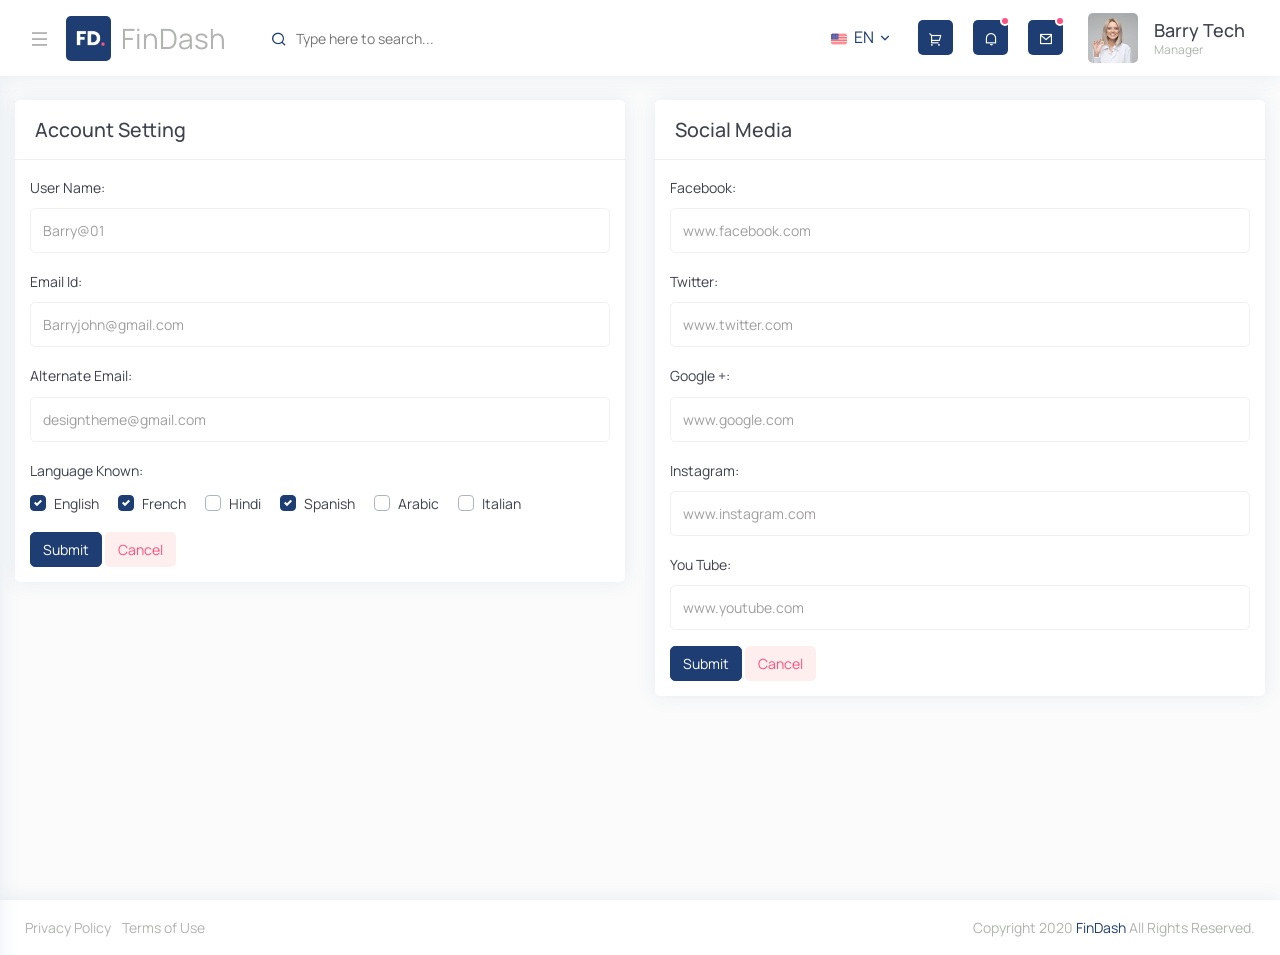
<file: FINDASH/html/account-setting.html>
<!doctype html>
<html lang="en">
   <head>
      <!-- Required meta tags -->
      <meta charset="utf-8">
      <meta name="viewport" content="width=device-width, initial-scale=1, shrink-to-fit=no">
      <title>FinDash - Responsive Bootstrap 4 Admin Dashboard Template</title>
      <!-- Favicon -->
      <link rel="shortcut icon" href="images/favicon.ico" />
      <!-- Bootstrap CSS -->
      <link rel="stylesheet" href="css/bootstrap.min.css">
      <!-- Typography CSS -->
      <link rel="stylesheet" href="css/typography.css">
      <!-- Style CSS -->
      <link rel="stylesheet" href="css/style.css">
      <!-- Responsive CSS -->
      <link rel="stylesheet" href="css/responsive.css">
   </head>
   <body class="sidebar-main-active right-column-fixed">
      <!-- loader Start -->
      <div id="loading">
         <div id="loading-center">
         </div>
      </div>
      <!-- loader END -->
      <!-- Wrapper Start -->
      <div class="wrapper">
         <!-- Sidebar  -->
         <div class="iq-sidebar">
            <div class="iq-navbar-logo d-flex justify-content-between">
               <a href="index.html" class="header-logo">
                  <img src="images/logo.png" class="img-fluid rounded" alt="">
                  <span>FinDash</span>
               </a>
               <div class="iq-menu-bt align-self-center">
                  <div class="wrapper-menu">
                     <div class="main-circle"><i class="ri-menu-line"></i></div>
                     <div class="hover-circle"><i class="ri-close-fill"></i></div>
                  </div>
               </div>
            </div>
            <div id="sidebar-scrollbar">
               <nav class="iq-sidebar-menu">
                  <ul id="iq-sidebar-toggle" class="iq-menu">
                     <li>
                        <a href="#dashboard" class="iq-waves-effect" data-toggle="collapse" aria-expanded="false"><span class="ripple rippleEffect"></span><i class="las la-home iq-arrow-left"></i><span>Dashboard</span><i class="ri-arrow-right-s-line iq-arrow-right"></i></a>
                        <ul id="dashboard" class="iq-submenu collapse" data-parent="#iq-sidebar-toggle">
                           <li><a href="index.html"><i class="las la-laptop-code"></i>Account Dashboard</a></li>
                           
                        </ul>
                     </li>
                   
                     
                     <li>
                        <a href="#userinfo" class="iq-waves-effect" data-toggle="collapse" aria-expanded="false"><span class="ripple rippleEffect"></span><i class="las la-user-tie iq-arrow-left"></i><span>User</span><i class="ri-arrow-right-s-line iq-arrow-right"></i></a>
                        <ul id="userinfo" class="iq-submenu collapse" data-parent="#iq-sidebar-toggle" style="">
                           <li><a href="profile.html"><i class="las la-id-card-alt"></i>User Profile</a></li>
                           <li><a href="profile-edit.html"><i class="las la-edit"></i>User Edit</a></li>
                           <li><a href="add-user.html"><i class="las la-plus-circle"></i>User Add</a></li>
                           <li><a href="user-list.html"><i class="las la-th-list"></i>User List</a></li>
                        </ul>
                     </li>
                    
                     <li>
                        <a href="#ui-elements" class="iq-waves-effect collapsed" data-toggle="collapse" aria-expanded="false"><i class="lab la-elementor iq-arrow-left"></i><span>UI Elements</span><i class="ri-arrow-right-s-line iq-arrow-right"></i></a>
                        <ul id="ui-elements" class="iq-submenu collapse" data-parent="#iq-sidebar-toggle">
                           <li><a href="ui-colors.html"><i class="las la-palette"></i>colors</a></li>
                           <li><a href="ui-typography.html"><i class="las la-keyboard"></i>Typography</a></li>
                           <li><a href="ui-alerts.html"><i class="las la-tag"></i>Alerts</a></li>
                           <li><a href="ui-badges.html"><i class="lab la-atlassian"></i>Badges</a></li>
                           <li><a href="ui-breadcrumb.html"><i class="las la-bars"></i>Breadcrumb</a></li>
                           <li><a href="ui-buttons.html"><i class="las la-tablet"></i>Buttons</a></li>
                           <li><a href="ui-cards.html"><i class="las la-credit-card"></i>Cards</a></li>
                           <li><a href="ui-carousel.html"><i class="las la-film"></i>Carousel</a></li>
                           <li><a href="ui-embed-video.html"><i class="las la-video"></i>Video</a></li>
                           <li><a href="ui-grid.html"><i class="las la-border-all"></i>Grid</a></li>
                           <li><a href="ui-images.html"><i class="las la-images"></i>Images</a></li>
                           <li><a href="ui-list-group.html"><i class="las la-list"></i>list Group</a></li>
                           <li><a href="ui-media-object.html"><i class="las la-ad"></i>Media</a></li>
                           <li><a href="ui-modal.html"><i class="las la-columns"></i>Modal</a></li>
                           <li><a href="ui-notifications.html"><i class="las la-bell"></i>Notifications</a></li>
                           <li><a href="ui-pagination.html"><i class="las la-ellipsis-h"></i>Pagination</a></li>
                           <li><a href="ui-popovers.html"><i class="las la-eraser"></i>Popovers</a></li>
                           <li><a href="ui-progressbars.html"><i class="las la-hdd"></i>Progressbars</a></li>
                           <li><a href="ui-tabs.html"><i class="las la-database"></i>Tabs</a></li>
                           <li><a href="ui-tooltips.html"><i class="las la-magnet"></i>Tooltips</a></li>
                        </ul>
                     </li>
                     <li>
                        <a href="#forms" class="iq-waves-effect collapsed" data-toggle="collapse" aria-expanded="false"><i class="lab la-wpforms iq-arrow-left"></i><span>Forms</span><i class="ri-arrow-right-s-line iq-arrow-right"></i></a>
                        <ul id="forms" class="iq-submenu collapse" data-parent="#iq-sidebar-toggle">
                           <li><a href="form-layout.html"><i class="las la-book"></i>Form Elements</a></li>
                           <li><a href="form-validation.html"><i class="las la-edit"></i>Form Validation</a></li>
                           <li><a href="form-switch.html"><i class="las la-toggle-off"></i>Form Switch</a></li>
                           <li><a href="form-chechbox.html"><i class="las la-check-square"></i>Form Checkbox</a></li>
                           <li><a href="form-radio.html"><i class="ri-radio-button-line"></i>Form Radio</a></li>
                        </ul>
                     </li>
                     <li>
                        <a href="#wizard-form" class="iq-waves-effect collapsed" data-toggle="collapse" aria-expanded="false"><i class="ri-archive-drawer-line iq-arrow-left"></i><span>Forms Wizard</span><i class="ri-arrow-right-s-line iq-arrow-right"></i></a>
                        <ul id="wizard-form" class="iq-submenu collapse" data-parent="#iq-sidebar-toggle">
                           <li><a href="form-wizard.html"><i class="ri-clockwise-line"></i>Simple Wizard</a></li>
                           <li><a href="form-wizard-validate.html"><i class="ri-clockwise-2-line"></i>Validate Wizard</a></li>
                           <li><a href="form-wizard-vertical.html"><i class="ri-anticlockwise-line"></i>Vertical Wizard</a></li>
                        </ul>
                     </li>
                     <li>
                        <a href="#tables" class="iq-waves-effect collapsed" data-toggle="collapse" aria-expanded="false"><i class="ri-table-line iq-arrow-left"></i><span>Table</span><i class="ri-arrow-right-s-line iq-arrow-right"></i></a>
                        <ul id="tables" class="iq-submenu collapse" data-parent="#iq-sidebar-toggle">
                           <li><a href="tables-basic.html"><i class="ri-table-line"></i>Basic Tables</a></li>
                           <li><a href="data-table.html"><i class="ri-database-line"></i>Data Table</a></li>
                           <li><a href="table-editable.html"><i class="ri-refund-line"></i>Editable Table</a></li>
                        </ul>
                     </li>
                     <li>
                        <a href="#charts" class="iq-waves-effect collapsed" data-toggle="collapse" aria-expanded="false"><i class="ri-pie-chart-box-line iq-arrow-left"></i><span>Charts</span><i class="ri-arrow-right-s-line iq-arrow-right"></i></a>
                        <ul id="charts" class="iq-submenu collapse" data-parent="#iq-sidebar-toggle">
                          
                           <li><a href="chart-apex.html"><i class="ri-folder-chart-2-line"></i>Apex Chart</a></li>
                        </ul>
                     </li>
                     <li>
                        <a href="#icons" class="iq-waves-effect collapsed" data-toggle="collapse" aria-expanded="false"><i class="ri-list-check iq-arrow-left"></i><span>Icons</span><i class="ri-arrow-right-s-line iq-arrow-right"></i></a>
                        <ul id="icons" class="iq-submenu collapse" data-parent="#iq-sidebar-toggle">
                           <li><a href="icon-dripicons.html"><i class="ri-stack-line"></i>Dripicons</a></li>
                           <li><a href="icon-fontawesome-5.html"><i class="ri-facebook-fill"></i>Font Awesome 5</a></li>
                           <li><a href="icon-lineawesome.html"><i class="ri-keynote-line"></i>line Awesome</a></li>
                           <li><a href="icon-remixicon.html"><i class="ri-remixicon-line"></i>Remixicon</a></li>
                           <li><a href="icon-unicons.html"><i class="ri-underline"></i>unicons</a></li>
                        </ul>
                     </li>
                     <li>
                        <a href="#authentication" class="iq-waves-effect collapsed" data-toggle="collapse" aria-expanded="false"><i class="ri-pages-line iq-arrow-left"></i><span>Authentication</span><i class="ri-arrow-right-s-line iq-arrow-right"></i></a>
                        <ul id="authentication" class="iq-submenu collapse" data-parent="#iq-sidebar-toggle">
                           <li><a href="sign-in.html"><i class="las la-sign-in-alt"></i>Login</a></li>
                           <li><a href="sign-up.html"><i class="ri-login-circle-line"></i>Register</a></li>
                           <li><a href="pages-recoverpw.html"><i class="ri-record-mail-line"></i>Recover Password</a></li>
                           <li><a href="pages-confirm-mail.html"><i class="ri-file-code-line"></i>Confirm Mail</a></li>
                           <li><a href="pages-lock-screen.html"><i class="ri-lock-line"></i>Lock Screen</a></li>
                        </ul>
                     </li>
                     <li>
                        <a href="#extra-pages" class="iq-waves-effect collapsed" data-toggle="collapse" aria-expanded="false"><i class="ri-pantone-line iq-arrow-left"></i><span>Extra Pages</span><i class="ri-arrow-right-s-line iq-arrow-right"></i></a>
                        <ul id="extra-pages" class="iq-submenu collapse" data-parent="#iq-sidebar-toggle">
                           <li><a href="pages-timeline.html"><i class="ri-map-pin-time-line"></i>Timeline</a></li>
                           <li><a href="pages-invoice.html"><i class="ri-question-answer-line"></i>Invoice</a></li>
                           <li><a href="blank-page.html"><i class="ri-invision-line"></i>Blank Page</a></li>
                           <li><a href="pages-error.html"><i class="ri-error-warning-line"></i>Error 404</a></li>
                           <li><a href="pages-error-500.html"><i class="ri-error-warning-line"></i>Error 500</a></li>
                           <li><a href="pages-pricing.html"><i class="ri-price-tag-line"></i>Pricing</a></li>
                           <li><a href="pages-pricing-one.html"><i class="ri-price-tag-2-line"></i>Pricing 1</a></li>
                           <li><a href="pages-maintenance.html"><i class="ri-archive-line"></i>Maintenance</a></li>
                           <li><a href="pages-comingsoon.html"><i class="ri-mastercard-line"></i>Coming Soon</a></li>
                           <li><a href="pages-faq.html"><i class="ri-compasses-line"></i>Faq</a></li>
                        </ul>
                     </li>
                     <li>
                        <a href="#menu-level" class="iq-waves-effect collapsed" data-toggle="collapse" aria-expanded="false"><i class="ri-record-circle-line iq-arrow-left"></i><span>Menu Level</span><i class="ri-arrow-right-s-line iq-arrow-right"></i></a>
                        <ul id="menu-level" class="iq-submenu collapse" data-parent="#iq-sidebar-toggle">
                           <li><a href="#"><i class="ri-record-circle-line"></i>Menu 1</a></li>
                           <li>
                              <a href="#"><i class="ri-record-circle-line"></i>Menu 2</a>
                              
                           </li>
                           <li><a href="#"><i class="ri-record-circle-line"></i>Menu 3</a></li>
                           <li><a href="#"><i class="ri-record-circle-line"></i>Menu 4</a></li>
                        </ul>
                     </li>
                  </ul>
               </nav>
               <div class="p-3"></div>
            </div>
         </div>
         <!-- TOP Nav Bar -->
         <div class="iq-top-navbar">
            <div class="iq-navbar-custom">
               <nav class="navbar navbar-expand-lg navbar-light p-0">
                  <div class="iq-menu-bt d-flex align-items-center">
                     <div class="wrapper-menu">
                        <div class="main-circle"><i class="ri-menu-line"></i></div>
                        <div class="hover-circle"><i class="ri-close-fill"></i></div>
                     </div>
                     <div class="iq-navbar-logo d-flex justify-content-between ml-3">
                        <a href="index.html" class="header-logo">
                        <img src="images/logo.png" class="img-fluid rounded" alt="">
                        <span>FinDash</span>
                        </a>
                     </div>
                  </div>
                  <div class="iq-search-bar">
                     <form action="#" class="searchbox">
                        <input type="text" class="text search-input" placeholder="Type here to search...">
                        <a class="search-link" href="#"><i class="ri-search-line"></i></a>
                     </form>
                  </div>
                  <button class="navbar-toggler" type="button" data-toggle="collapse" data-target="#navbarSupportedContent" aria-controls="navbarSupportedContent"  aria-label="Toggle navigation">
                  <i class="ri-menu-3-line"></i>
                  </button>
                  <div class="collapse navbar-collapse" id="navbarSupportedContent">
                     <ul class="navbar-nav ml-auto navbar-list">
                        <li class="nav-item">
                           <a class="search-toggle iq-waves-effect language-title" href="#"><span class="ripple rippleEffect" style="width: 98px; height: 98px; top: -15px; left: 56.2969px;"></span><img src="images/small/flag-01.png" alt="img-flaf" class="img-fluid mr-1" style="height: 16px; width: 16px;"> EN <i class="ri-arrow-down-s-line"></i></a>
                           <div class="iq-sub-dropdown">
                              <a class="iq-sub-card" href="#"><img src="images/small/flag-02.png" alt="img-flaf" class="img-fluid mr-2">French</a>
                              <a class="iq-sub-card" href="#"><img src="images/small/flag-03.png" alt="img-flaf" class="img-fluid mr-2">Spanish</a>
                              <a class="iq-sub-card" href="#"><img src="images/small/flag-04.png" alt="img-flaf" class="img-fluid mr-2">Italian</a>
                              <a class="iq-sub-card" href="#"><img src="images/small/flag-05.png" alt="img-flaf" class="img-fluid mr-2">German</a>
                              <a class="iq-sub-card" href="#"><img src="images/small/flag-06.png" alt="img-flaf" class="img-fluid mr-2">Japanese</a>
                           </div>
                        </li>
                        <li class="nav-item nav-icon">
                           <a href="#" class="iq-waves-effect bg-primary rounded"><span class="ripple rippleeffect"></span><i class="ri-shopping-cart-2-line"></i></a>
                        </li>
                        <li class="nav-item nav-icon">
                           <a href="#" class="search-toggle iq-waves-effect bg-primary rounded">
                           <i class="ri-notification-line"></i>
                           <span class="bg-danger dots"></span>
                           </a>
                           <div class="iq-sub-dropdown">
                              <div class="iq-card shadow-none m-0">
                                 <div class="iq-card-body p-0 ">
                                    <div class="bg-primary p-3">
                                       <h5 class="mb-0 text-white">all notifications<smaLl cLass="badge  badge-light float-right pt-1">4</small></h5>
                                    </div>
                                    <a href="#" class="iq-sub-card" >
                                       <div class="media align-items-center">
                                          <div class="">
                                             <img class="avatar-40 rounded" src="images/user/01.jpg" alt="">
                                          </div>
                                          <div class="media-body ml-3">
                                             <h6 class="mb-0 ">Emma Watson Barry</h6>
                                             <small class="float-right font-size-12">Just now</small>
                                             <p class="mb-0">95 MB</p>
                                          </div>
                                       </div>
                                    </a>
                                    <a href="#" class="iq-sub-card" >
                                       <div class="media align-items-center">
                                          <div class="">
                                             <img class="avatar-40 rounded" src="images/user/02.jpg" alt="">
                                          </div>
                                          <div class="media-body ml-3">
                                             <h6 class="mb-0 ">New customer is join</h6>
                                             <small class="float-right font-size-12">5 days ago</small>
                                             <p class="mb-0">Cyst Barry</p>
                                          </div>
                                       </div>
                                    </a>
                                    <a href="#" class="iq-sub-card" >
                                       <div class="media align-items-center">
                                          <div class="">
                                             <img class="avatar-40 rounded" src="images/user/03.jpg" alt="">
                                          </div>
                                          <div class="media-body ml-3">
                                             <h6 class="mb-0 ">Two customer is left</h6>
                                             <small class="float-right font-size-12">2 days ago</small>
                                             <p class="mb-0">Cyst Barry</p>
                                          </div>
                                       </div>
                                    </a>
                                    <a href="#" class="iq-sub-card" >
                                       <div class="media align-items-center">
                                          <div class="">
                                             <img class="avatar-40 rounded" src="images/user/04.jpg" alt="">
                                          </div>
                                          <div class="media-body ml-3">
                                             <h6 class="mb-0 ">New mail from fenny</H6>
                                             <small class="float-right font-size-12">3 days ago</small>
                                             <p class="mb-0">Cyst Barry</p>
                                          </div>
                                       </div>
                                    </a>
                                 </div>
                              </div>
                           </div>
                        </li>
                        <li class="nav-item nav-icon dropdown">
                           <a href="#" class="search-toggle iq-waves-effect bg-primary rounded">
                           <i class="ri-mail-line"></i>
                           <span class="bg-danger count-mail"></span>
                           </a>
                           <div class="iq-sub-dropdown">
                              <div class="iq-card shadow-none m-0">
                                 <div class="iq-card-body p-0 ">
                                    <div class="bg-primary p-3">
                                       <h5 class="mb-0 text-white">All Messages<small class="badge  bAdge-light float-right pt-1">5</small></h5>
                                    </div>
                                    <a href="#" class="iq-sub-card" >
                                       <div class="media align-items-center">
                                          <div class="">
                                             <img class="avatar-40 rounded" src="images/user/01.jpg" alt="">
                                          </div>
                                          <div class="media-body ml-3">
                                             <h6 class="mb-0 ">Barry Emma Watson</h6>
                                             <small class="float-left font-size-12">13 jun</small>
                                          </div>
                                       </div>
                                    </a>
                                    <a href="#" class="iq-sub-card" >
                                       <div class="media align-items-center">
                                          <div class="">
                                             <img class="avatar-40 rounded" src="images/user/02.jpg" alt="">
                                          </div>
                                          <div class="media-body ml-3">
                                             <h6 class="mb-0 ">Lorem Ipsum Watson</h6>
                                             <small class="float-left font-size-12">20 apr</small>
                                          </div>
                                       </div>
                                    </a>
                                    <a href="#" class="iq-sub-card" >
                                       <div class="media align-items-center">
                                          <div class="">
                                             <img class="avatar-40 rounded" src="images/user/03.jpg" alt="">
                                          </div>
                                          <div class="media-body ml-3">
                                             <h6 class="mb-0 ">Why do we use it?</h6>
                                             <small class="float-left font-size-12">30 jun</small>
                                          </div>
                                       </div>
                                    </a>
                                    <a href="#" class="iq-sub-card" >
                                       <div class="media align-items-center">
                                          <div class="">
                                             <img class="avatar-40 rounded" src="images/user/04.jpg" alt="">
                                          </div>
                                          <div class="media-body ml-3">
                                             <h6 class="mb-0 ">Variations Passages</h6>
                                             <small class="float-left font-size-12">12 sep</small>
                                          </div>
                                       </div>
                                    </a>
                                    <a href="#" class="iq-sub-card" >
                                       <div class="media align-items-center">
                                          <div class="">
                                             <img class="avatar-40 rounded" src="images/user/05.jpg" alt="">
                                          </div>
                                          <div class="media-body ml-3">
                                             <h6 class="mb-0 ">Lorem Ipsum generators</h6>
                                             <small class="float-left font-size-12">5 dec</small>
                                          </div>
                                       </div>
                                    </a>
                                 </div>
                              </div>
                           </div>
                        </li>
                     </ul>
                  </div>
                  <ul class="navbar-list">
                     <li class="line-height">
                        <a href="#" class="search-toggle iq-waves-effect d-flex align-items-center">
                           <img src="images/user/1.jpg" class="img-fluid rounded mr-3" alt="user">
                           <div class="caption">
                              <h6 class="mb-0 line-height">Barry Tech</h6>
                              <p class="mb-0">Manager</p>
                           </div>
                        </a>
                        <div class="iq-sub-dropdown iq-user-dropdown">
                           <div class="iq-card shadow-none m-0">
                              <div class="iq-card-body p-0 ">
                                 <div class="bg-primary p-3">
                                    <h5 class="mb-0 text-white line-height">Hello Barry Tech</h5>
                                    <span class="text-white font-size-12">Available</span>
                                 </div>
                                 <a href="profile.html" class="iq-sub-card iq-bg-primary-hover">
                                    <div class="media align-items-center">
                                       <div class="rounded iq-card-icon iq-bg-primary">
                                          <i class="ri-file-user-line"></i>
                                       </div>
                                       <div class="media-body ml-3">
                                          <h6 class="mb-0 ">My Profile</h6>
                                          <p class="mb-0 font-size-12">View personal profile details.</p>
                                       </div>
                                    </div>
                                 </a>
                                 <a href="profile-edit.html" class="iq-sub-card iq-bg-primary-hover">
                                    <div class="media align-items-center">
                                       <div class="rounded iq-card-icon iq-bg-primary">
                                          <i class="ri-profile-line"></i>
                                       </div>
                                       <div class="media-body ml-3">
                                          <h6 class="mb-0 ">Edit Profile</h6>
                                          <p class="mb-0 font-size-12">Modify your personal details.</p>
                                       </div>
                                    </div>
                                 </a>
                                 <a href="account-setting.html" class="iq-sub-card iq-bg-primary-hover">
                                    <div class="media align-items-center">
                                       <div class="rounded iq-card-icon iq-bg-primary">
                                          <i class="ri-account-box-line"></i>
                                       </div>
                                       <div class="media-body ml-3">
                                          <h6 class="mb-0 ">Account settings</h6>
                                          <p class="mb-0 font-size-12">Manage your account parameters.</p>
                                       </div>
                                    </div>
                                 </a>
                                 <a href="privacy-setting.html" class="iq-sub-card iq-bg-primary-hover">
                                    <div class="media align-items-center">
                                       <div class="rounded iq-card-icon iq-bg-primary">
                                          <i class="ri-lock-line"></i>
                                       </div>
                                       <div class="media-body ml-3">
                                          <h6 class="mb-0 ">Privacy Settings</h6>
                                          <p class="mb-0 font-size-12">Control your privacy parameters.</p>
                                       </div>
                                    </div>
                                 </a>
                                 <div class="d-inline-block w-100 text-center p-3">
                                    <a class="bg-primary iq-sign-btn" href="sign-in.html" role="button">Sign out<i class="ri-login-box-line ml-2"></i></a>
                                 </div>
                              </div>
                           </div>
                        </div>
                     </li>
                  </ul>
               </nav>
            </div>
         </div>
         <!-- TOP Nav Bar END -->
         
         <!-- Page Content  -->
         <div id="content-page" class="content-page">
            <div class="container-fluid">
               <div class="row">
                  <div class="col-lg-6">
                     <div class="iq-card">
                        <div class="iq-card-header d-flex justify-content-between">
                           <div class="iq-header-title">
                              <h4 class="card-title">Account Setting</h4>
                           </div>
                        </div>
                        <div class="iq-card-body">
                           <div class="acc-edit">
                              <form>
                                 <div class="form-group">
                                    <label for="uname">User Name:</label>
                                    <input type="text" class="form-control" id="uname" value="Barry@01">
                                 </div>
                                 <div class="form-group">
                                    <label for="email">Email Id:</label>
                                    <input type="email" class="form-control" id="email" value="Barryjohn@gmail.com">
                                 </div>
                                 <div class="form-group">
                                    <label for="altemail">Alternate Email:</label>
                                    <input type="email" class="form-control" id="altemail" value="designtheme@gmail.com">
                                 </div>
                                 <div class="form-group">
                                    <label class="d-block">Language Known:</label>
                                    <div class="custom-control custom-checkbox custom-control-inline">
                                       <input type="checkbox" class="custom-control-input" id="english" checked="">
                                       <label class="custom-control-label" for="english">English</label>
                                    </div>
                                    <div class="custom-control custom-checkbox custom-control-inline">
                                       <input type="checkbox" class="custom-control-input" id="french" checked="">
                                       <label class="custom-control-label" for="french">French</label>
                                    </div>
                                    <div class="custom-control custom-checkbox custom-control-inline">
                                       <input type="checkbox" class="custom-control-input" id="hindi">
                                       <label class="custom-control-label" for="hindi">Hindi</label>
                                    </div>
                                    <div class="custom-control custom-checkbox custom-control-inline">
                                       <input type="checkbox" class="custom-control-input" id="spanish" checked="">
                                       <label class="custom-control-label" for="spanish">Spanish</label>
                                    </div>
                                    <div class="custom-control custom-checkbox custom-control-inline">
                                       <input type="checkbox" class="custom-control-input" id="arabic">
                                       <label class="custom-control-label" for="arabic">Arabic</label>
                                    </div>
                                    <div class="custom-control custom-checkbox custom-control-inline">
                                       <input type="checkbox" class="custom-control-input" id="italian">
                                       <label class="custom-control-label" for="italian">Italian</label>
                                    </div>
                                 </div>
                                 <button type="submit" class="btn btn-primary">Submit</button>
                                 <button type="reset" class="btn iq-bg-danger">Cancel</button>
                              </form>
                           </div>
                        </div>
                     </div>
                  </div>
                  <div class="col-lg-6">
                     <div class="iq-card">
                        <div class="iq-card-header d-flex justify-content-between">
                           <div class="iq-header-title">
                              <h4 class="card-title">Social Media</h4>
                           </div>
                        </div>
                        <div class="iq-card-body">
                           <div class="acc-edit">
                              <form>
                                 <div class="form-group">
                                    <label for="facebook">Facebook:</label>
                                    <input type="text" class="form-control" id="facebook" value="www.facebook.com">
                                 </div>
                                 <div class="form-group">
                                    <label for="twitter">Twitter:</label>
                                    <input type="text" class="form-control" id="twitter" value="www.twitter.com">
                                 </div>
                                 <div class="form-group">
                                    <label for="google">Google +:</label>
                                    <input type="text" class="form-control" id="google" value="www.google.com">
                                 </div>
                                 <div class="form-group">
                                    <label for="instagram">Instagram:</label>
                                    <input type="text" class="form-control" id="instagram" value="www.instagram.com">
                                 </div>
                                 <div class="form-group">
                                    <label for="youtube">You Tube:</label>
                                    <input type="text" class="form-control" id="youtube" value="www.youtube.com">
                                 </div>
                                 <button type="submit" class="btn btn-primary">Submit</button>
                                 <button type="reset" class="btn iq-bg-danger">Cancel</button>
                              </form>
                           </div>
                        </div>
                     </div>
                  </div>
               </div>
            </div>
         </div>
      </div>
      <!-- Wrapper END -->
       <!-- Footer -->
      <footer class="iq-footer">
         <div class="container-fluid">
            <div class="row">
               <div class="col-lg-6">
                  <ul class="list-inline mb-0">
                     <li class="list-inline-item"><a href="privacy-policy.html">Privacy Policy</a></li>
                     <li class="list-inline-item"><a href="terms-of-service.html">Terms of Use</a></li>
                  </ul>
               </div>
               <div class="col-lg-6 text-right">
                  Copyright 2020 <a href="#">FinDash</a> All Rights Reserved.
               </div>
            </div>
         </div>
      </footer>
      <!-- Footer END -->
    
      <!-- Optional JavaScript -->
      <!-- jQuery first, then Popper.js, then Bootstrap JS -->
      <script src="js/jquery.min.js"></script>
      <script src="js/popper.min.js"></script>
      <script src="js/bootstrap.min.js"></script>
      <!-- Appear JavaScript -->
      <script src="js/jquery.appear.js"></script>
      <!-- Countdown JavaScript -->
      <script src="js/countdown.min.js"></script>
      <!-- Counterup JavaScript -->
      <script src="js/waypoints.min.js"></script>
      <script src="js/jquery.counterup.min.js"></script>
      <!-- Wow JavaScript -->
      <script src="js/wow.min.js"></script>
      <!-- Apexcharts JavaScript -->
      <script src="js/apexcharts.js"></script>
      <!-- Slick JavaScript -->
      <script src="js/slick.min.js"></script>
      <!-- Select2 JavaScript -->
      <script src="js/select2.min.js"></script>
      <!-- Owl Carousel JavaScript -->
      <script src="js/owl.carousel.min.js"></script>
      <!-- Magnific Popup JavaScript -->
      <script src="js/jquery.magnific-popup.min.js"></script>
      <!-- Smooth Scrollbar JavaScript -->
      <script src="js/smooth-scrollbar.js"></script>
      <!-- lottie JavaScript -->
      <script src="js/lottie.js"></script>
      <!-- am core JavaScript -->
      <script src="js/core.js"></script>
      <!-- am charts JavaScript -->
      <script src="js/charts.js"></script>
      <!-- am animated JavaScript -->
      <script src="js/animated.js"></script>
      <!-- am kelly JavaScript -->
      <script src="js/kelly.js"></script>
      <!-- am maps JavaScript -->
      <script src="js/maps.js"></script>
      <!-- am worldLow JavaScript -->
      <script src="js/worldLow.js"></script>
      <!-- Style Customizer -->
      <script src="js/style-customizer.js"></script>
      <!-- Chart Custom JavaScript -->
      <script src="js/chart-custom.js"></script>
      <!-- Custom JavaScript -->
      <script src="js/custom.js"></script>
   </body>
</html>
</file>
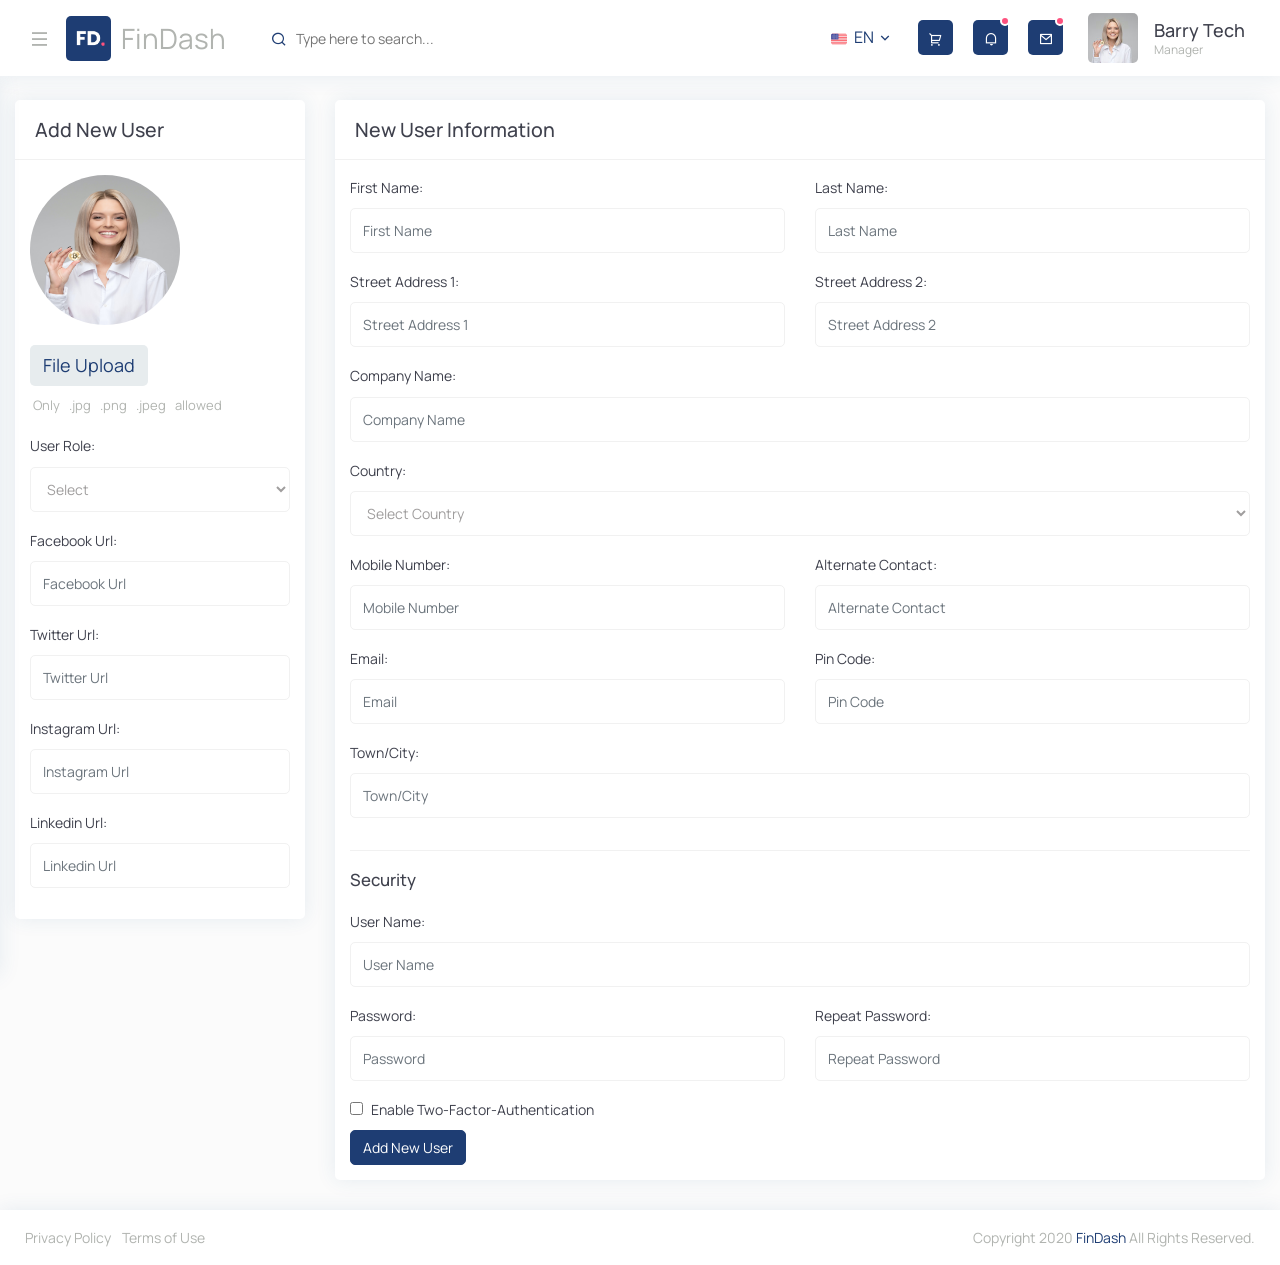
<file: FINDASH/html/add-user.html>
<!doctype html>
<html lang="en">
   <head>
      <!-- Required meta tags -->
      <meta charset="utf-8">
      <meta name="viewport" content="width=device-width, initial-scale=1, shrink-to-fit=no">
      <title>FinDash - Responsive Bootstrap 4 Admin Dashboard Template</title>
      <!-- Favicon -->
      <link rel="shortcut icon" href="images/favicon.ico" />
      <!-- Bootstrap CSS -->
      <link rel="stylesheet" href="css/bootstrap.min.css">
      <!-- Typography CSS -->
      <link rel="stylesheet" href="css/typography.css">
      <!-- Style CSS -->
      <link rel="stylesheet" href="css/style.css">
      <!-- Responsive CSS -->
      <link rel="stylesheet" href="css/responsive.css">
   </head>
   <body>
      <!-- loader Start -->
      <div id="loading">
         <div id="loading-center">
         </div>
      </div>
      <!-- loader END -->
      <!-- Wrapper Start -->
      <div class="wrapper">
      <!-- Sidebar  -->
      <div class="iq-sidebar">
            <div class="iq-navbar-logo d-flex justify-content-between">
               <a href="index.html" class="header-logo">
                  <img src="images/logo.png" class="img-fluid rounded" alt="">
                  <span>FinDash</span>
               </a>
               <div class="iq-menu-bt align-self-center">
                  <div class="wrapper-menu">
                     <div class="main-circle"><i class="ri-menu-line"></i></div>
                     <div class="hover-circle"><i class="ri-close-fill"></i></div>
                  </div>
               </div>
            </div>
            <div id="sidebar-scrollbar">
               <nav class="iq-sidebar-menu">
                  <ul id="iq-sidebar-toggle" class="iq-menu">
                     <li>
                        <a href="#dashboard" class="iq-waves-effect" data-toggle="collapse" aria-expanded="false"><span class="ripple rippleEffect"></span><i class="las la-home iq-arrow-left"></i><span>Dashboard</span><i class="ri-arrow-right-s-line iq-arrow-right"></i></a>
                        <ul id="dashboard" class="iq-submenu collapse" data-parent="#iq-sidebar-toggle">
                           <li><a href="index.html"><i class="las la-laptop-code"></i>Account Dashboard</a></li>
                           
                        </ul>
                     </li>
                   
                     
                     <li class="active">
                        <a href="#userinfo" class="iq-waves-effect" data-toggle="collapse" aria-expanded="true"><span class="ripple rippleEffect"></span><i class="las la-user-tie iq-arrow-left"></i><span>User</span><i class="ri-arrow-right-s-line iq-arrow-right"></i></a>
                        <ul id="userinfo" class="iq-submenu collapse show" data-parent="#iq-sidebar-toggle" style="">
                           <li><a href="profile.html"><i class="las la-id-card-alt"></i>User Profile</a></li>
                           <li><a href="profile-edit.html"><i class="las la-edit"></i>User Edit</a></li>
                           <li class="active"><a href="add-user.html"><i class="las la-plus-circle"></i>User Add</a></li>
                           <li><a href="user-list.html"><i class="las la-th-list"></i>User List</a></li>
                        </ul>
                     </li>
                    
                     <li>
                        <a href="#ui-elements" class="iq-waves-effect collapsed" data-toggle="collapse" aria-expanded="false"><i class="lab la-elementor iq-arrow-left"></i><span>UI Elements</span><i class="ri-arrow-right-s-line iq-arrow-right"></i></a>
                        <ul id="ui-elements" class="iq-submenu collapse" data-parent="#iq-sidebar-toggle">
                           <li><a href="ui-colors.html"><i class="las la-palette"></i>colors</a></li>
                           <li><a href="ui-typography.html"><i class="las la-keyboard"></i>Typography</a></li>
                           <li><a href="ui-alerts.html"><i class="las la-tag"></i>Alerts</a></li>
                           <li><a href="ui-badges.html"><i class="lab la-atlassian"></i>Badges</a></li>
                           <li><a href="ui-breadcrumb.html"><i class="las la-bars"></i>Breadcrumb</a></li>
                           <li><a href="ui-buttons.html"><i class="las la-tablet"></i>Buttons</a></li>
                           <li><a href="ui-cards.html"><i class="las la-credit-card"></i>Cards</a></li>
                           <li><a href="ui-carousel.html"><i class="las la-film"></i>Carousel</a></li>
                           <li><a href="ui-embed-video.html"><i class="las la-video"></i>Video</a></li>
                           <li><a href="ui-grid.html"><i class="las la-border-all"></i>Grid</a></li>
                           <li><a href="ui-images.html"><i class="las la-images"></i>Images</a></li>
                           <li><a href="ui-list-group.html"><i class="las la-list"></i>list Group</a></li>
                           <li><a href="ui-media-object.html"><i class="las la-ad"></i>Media</a></li>
                           <li><a href="ui-modal.html"><i class="las la-columns"></i>Modal</a></li>
                           <li><a href="ui-notifications.html"><i class="las la-bell"></i>Notifications</a></li>
                           <li><a href="ui-pagination.html"><i class="las la-ellipsis-h"></i>Pagination</a></li>
                           <li><a href="ui-popovers.html"><i class="las la-eraser"></i>Popovers</a></li>
                           <li><a href="ui-progressbars.html"><i class="las la-hdd"></i>Progressbars</a></li>
                           <li><a href="ui-tabs.html"><i class="las la-database"></i>Tabs</a></li>
                           <li><a href="ui-tooltips.html"><i class="las la-magnet"></i>Tooltips</a></li>
                        </ul>
                     </li>
                     <li>
                        <a href="#forms" class="iq-waves-effect collapsed" data-toggle="collapse" aria-expanded="false"><i class="lab la-wpforms iq-arrow-left"></i><span>Forms</span><i class="ri-arrow-right-s-line iq-arrow-right"></i></a>
                        <ul id="forms" class="iq-submenu collapse" data-parent="#iq-sidebar-toggle">
                           <li><a href="form-layout.html"><i class="las la-book"></i>Form Elements</a></li>
                           <li><a href="form-validation.html"><i class="las la-edit"></i>Form Validation</a></li>
                           <li><a href="form-switch.html"><i class="las la-toggle-off"></i>Form Switch</a></li>
                           <li><a href="form-chechbox.html"><i class="las la-check-square"></i>Form Checkbox</a></li>
                           <li><a href="form-radio.html"><i class="ri-radio-button-line"></i>Form Radio</a></li>
                        </ul>
                     </li>
                     <li>
                        <a href="#wizard-form" class="iq-waves-effect collapsed" data-toggle="collapse" aria-expanded="false"><i class="ri-archive-drawer-line iq-arrow-left"></i><span>Forms Wizard</span><i class="ri-arrow-right-s-line iq-arrow-right"></i></a>
                        <ul id="wizard-form" class="iq-submenu collapse" data-parent="#iq-sidebar-toggle">
                           <li><a href="form-wizard.html"><i class="ri-clockwise-line"></i>Simple Wizard</a></li>
                           <li><a href="form-wizard-validate.html"><i class="ri-clockwise-2-line"></i>Validate Wizard</a></li>
                           <li><a href="form-wizard-vertical.html"><i class="ri-anticlockwise-line"></i>Vertical Wizard</a></li>
                        </ul>
                     </li>
                     <li>
                        <a href="#tables" class="iq-waves-effect collapsed" data-toggle="collapse" aria-expanded="false"><i class="ri-table-line iq-arrow-left"></i><span>Table</span><i class="ri-arrow-right-s-line iq-arrow-right"></i></a>
                        <ul id="tables" class="iq-submenu collapse" data-parent="#iq-sidebar-toggle">
                           <li><a href="tables-basic.html"><i class="ri-table-line"></i>Basic Tables</a></li>
                           <li><a href="data-table.html"><i class="ri-database-line"></i>Data Table</a></li>
                           <li><a href="table-editable.html"><i class="ri-refund-line"></i>Editable Table</a></li>
                        </ul>
                     </li>
                     <li>
                        <a href="#charts" class="iq-waves-effect collapsed" data-toggle="collapse" aria-expanded="false"><i class="ri-pie-chart-box-line iq-arrow-left"></i><span>Charts</span><i class="ri-arrow-right-s-line iq-arrow-right"></i></a>
                        <ul id="charts" class="iq-submenu collapse" data-parent="#iq-sidebar-toggle">
                          
                           <li><a href="chart-apex.html"><i class="ri-folder-chart-2-line"></i>Apex Chart</a></li>
                        </ul>
                     </li>
                     <li>
                        <a href="#icons" class="iq-waves-effect collapsed" data-toggle="collapse" aria-expanded="false"><i class="ri-list-check iq-arrow-left"></i><span>Icons</span><i class="ri-arrow-right-s-line iq-arrow-right"></i></a>
                        <ul id="icons" class="iq-submenu collapse" data-parent="#iq-sidebar-toggle">
                           <li><a href="icon-dripicons.html"><i class="ri-stack-line"></i>Dripicons</a></li>
                           <li><a href="icon-fontawesome-5.html"><i class="ri-facebook-fill"></i>Font Awesome 5</a></li>
                           <li><a href="icon-lineawesome.html"><i class="ri-keynote-line"></i>line Awesome</a></li>
                           <li><a href="icon-remixicon.html"><i class="ri-remixicon-line"></i>Remixicon</a></li>
                           <li><a href="icon-unicons.html"><i class="ri-underline"></i>unicons</a></li>
                        </ul>
                     </li>
                     <li>
                        <a href="#authentication" class="iq-waves-effect collapsed" data-toggle="collapse" aria-expanded="false"><i class="ri-pages-line iq-arrow-left"></i><span>Authentication</span><i class="ri-arrow-right-s-line iq-arrow-right"></i></a>
                        <ul id="authentication" class="iq-submenu collapse" data-parent="#iq-sidebar-toggle">
                           <li><a href="sign-in.html"><i class="las la-sign-in-alt"></i>Login</a></li>
                           <li><a href="sign-up.html"><i class="ri-login-circle-line"></i>Register</a></li>
                           <li><a href="pages-recoverpw.html"><i class="ri-record-mail-line"></i>Recover Password</a></li>
                           <li><a href="pages-confirm-mail.html"><i class="ri-file-code-line"></i>Confirm Mail</a></li>
                           <li><a href="pages-lock-screen.html"><i class="ri-lock-line"></i>Lock Screen</a></li>
                        </ul>
                     </li>
                     <li>
                        <a href="#extra-pages" class="iq-waves-effect collapsed" data-toggle="collapse" aria-expanded="false"><i class="ri-pantone-line iq-arrow-left"></i><span>Extra Pages</span><i class="ri-arrow-right-s-line iq-arrow-right"></i></a>
                        <ul id="extra-pages" class="iq-submenu collapse" data-parent="#iq-sidebar-toggle">
                           <li><a href="pages-timeline.html"><i class="ri-map-pin-time-line"></i>Timeline</a></li>
                           <li><a href="pages-invoice.html"><i class="ri-question-answer-line"></i>Invoice</a></li>
                           <li><a href="blank-page.html"><i class="ri-invision-line"></i>Blank Page</a></li>
                           <li><a href="pages-error.html"><i class="ri-error-warning-line"></i>Error 404</a></li>
                           <li><a href="pages-error-500.html"><i class="ri-error-warning-line"></i>Error 500</a></li>
                           <li><a href="pages-pricing.html"><i class="ri-price-tag-line"></i>Pricing</a></li>
                           <li><a href="pages-pricing-one.html"><i class="ri-price-tag-2-line"></i>Pricing 1</a></li>
                           <li><a href="pages-maintenance.html"><i class="ri-archive-line"></i>Maintenance</a></li>
                           <li><a href="pages-comingsoon.html"><i class="ri-mastercard-line"></i>Coming Soon</a></li>
                           <li><a href="pages-faq.html"><i class="ri-compasses-line"></i>Faq</a></li>
                        </ul>
                     </li>
                     <li>
                        <a href="#menu-level" class="iq-waves-effect collapsed" data-toggle="collapse" aria-expanded="false"><i class="ri-record-circle-line iq-arrow-left"></i><span>Menu Level</span><i class="ri-arrow-right-s-line iq-arrow-right"></i></a>
                        <ul id="menu-level" class="iq-submenu collapse" data-parent="#iq-sidebar-toggle">
                           <li><a href="#"><i class="ri-record-circle-line"></i>Menu 1</a></li>
                           <li>
                              <a href="#"><i class="ri-record-circle-line"></i>Menu 2</a>
                              
                           </li>
                           <li><a href="#"><i class="ri-record-circle-line"></i>Menu 3</a></li>
                           <li><a href="#"><i class="ri-record-circle-line"></i>Menu 4</a></li>
                        </ul>
                     </li>
                  </ul>
               </nav>
               <div class="p-3"></div>
            </div>
         </div>
      <!-- TOP Nav Bar -->
     <div class="iq-top-navbar">
            <div class="iq-navbar-custom">
               <nav class="navbar navbar-expand-lg navbar-light p-0">
                  <div class="iq-menu-bt d-flex align-items-center">
                     <div class="wrapper-menu">
                        <div class="main-circle"><i class="ri-menu-line"></i></div>
                        <div class="hover-circle"><i class="ri-close-fill"></i></div>
                     </div>
                     <div class="iq-navbar-logo d-flex justify-content-between ml-3">
                        <a href="index.html" class="header-logo">
                        <img src="images/logo.png" class="img-fluid rounded" alt="">
                        <span>FinDash</span>
                        </a>
                     </div>
                  </div>
                  <div class="iq-search-bar">
                     <form action="#" class="searchbox">
                        <input type="text" class="text search-input" placeholder="Type here to search...">
                        <a class="search-link" href="#"><i class="ri-search-line"></i></a>
                     </form>
                  </div>
                  <button class="navbar-toggler" type="button" data-toggle="collapse" data-target="#navbarSupportedContent" aria-controls="navbarSupportedContent"  aria-label="Toggle navigation">
                  <i class="ri-menu-3-line"></i>
                  </button>
                  <div class="collapse navbar-collapse" id="navbarSupportedContent">
                     <ul class="navbar-nav ml-auto navbar-list">
                        <li class="nav-item">
                           <a class="search-toggle iq-waves-effect language-title" href="#"><span class="ripple rippleEffect" style="width: 98px; height: 98px; top: -15px; left: 56.2969px;"></span><img src="images/small/flag-01.png" alt="img-flaf" class="img-fluid mr-1" style="height: 16px; width: 16px;"> EN <i class="ri-arrow-down-s-line"></i></a>
                           <div class="iq-sub-dropdown">
                              <a class="iq-sub-card" href="#"><img src="images/small/flag-02.png" alt="img-flaf" class="img-fluid mr-2">French</a>
                              <a class="iq-sub-card" href="#"><img src="images/small/flag-03.png" alt="img-flaf" class="img-fluid mr-2">Spanish</a>
                              <a class="iq-sub-card" href="#"><img src="images/small/flag-04.png" alt="img-flaf" class="img-fluid mr-2">Italian</a>
                              <a class="iq-sub-card" href="#"><img src="images/small/flag-05.png" alt="img-flaf" class="img-fluid mr-2">German</a>
                              <a class="iq-sub-card" href="#"><img src="images/small/flag-06.png" alt="img-flaf" class="img-fluid mr-2">Japanese</a>
                           </div>
                        </li>
                        <li class="nav-item nav-icon">
                           <a href="#" class="iq-waves-effect bg-primary rounded"><span class="ripple rippleeffect"></span><i class="ri-shopping-cart-2-line"></i></a>
                        </li>
                        <li class="nav-item nav-icon">
                           <a href="#" class="search-toggle iq-waves-effect bg-primary rounded">
                           <i class="ri-notification-line"></i>
                           <span class="bg-danger dots"></span>
                           </a>
                           <div class="iq-sub-dropdown">
                              <div class="iq-card shadow-none m-0">
                                 <div class="iq-card-body p-0 ">
                                    <div class="bg-primary p-3">
                                       <h5 class="mb-0 text-white">all notifications<smaLl cLass="badge  badge-light float-right pt-1">4</small></h5>
                                    </div>
                                    <a href="#" class="iq-sub-card" >
                                       <div class="media align-items-center">
                                          <div class="">
                                             <img class="avatar-40 rounded" src="images/user/01.jpg" alt="">
                                          </div>
                                          <div class="media-body ml-3">
                                             <h6 class="mb-0 ">Emma Watson Barry</h6>
                                             <small class="float-right font-size-12">Just now</small>
                                             <p class="mb-0">95 MB</p>
                                          </div>
                                       </div>
                                    </a>
                                    <a href="#" class="iq-sub-card" >
                                       <div class="media align-items-center">
                                          <div class="">
                                             <img class="avatar-40 rounded" src="images/user/02.jpg" alt="">
                                          </div>
                                          <div class="media-body ml-3">
                                             <h6 class="mb-0 ">New customer is join</h6>
                                             <small class="float-right font-size-12">5 days ago</small>
                                             <p class="mb-0">Cyst Barry</p>
                                          </div>
                                       </div>
                                    </a>
                                    <a href="#" class="iq-sub-card" >
                                       <div class="media align-items-center">
                                          <div class="">
                                             <img class="avatar-40 rounded" src="images/user/03.jpg" alt="">
                                          </div>
                                          <div class="media-body ml-3">
                                             <h6 class="mb-0 ">Two customer is left</h6>
                                             <small class="float-right font-size-12">2 days ago</small>
                                             <p class="mb-0">Cyst Barry</p>
                                          </div>
                                       </div>
                                    </a>
                                    <a href="#" class="iq-sub-card" >
                                       <div class="media align-items-center">
                                          <div class="">
                                             <img class="avatar-40 rounded" src="images/user/04.jpg" alt="">
                                          </div>
                                          <div class="media-body ml-3">
                                             <h6 class="mb-0 ">New mail from fenny</H6>
                                             <small class="float-right font-size-12">3 days ago</small>
                                             <p class="mb-0">Cyst Barry</p>
                                          </div>
                                       </div>
                                    </a>
                                 </div>
                              </div>
                           </div>
                        </li>
                        <li class="nav-item nav-icon dropdown">
                           <a href="#" class="search-toggle iq-waves-effect bg-primary rounded">
                           <i class="ri-mail-line"></i>
                           <span class="bg-danger count-mail"></span>
                           </a>
                           <div class="iq-sub-dropdown">
                              <div class="iq-card shadow-none m-0">
                                 <div class="iq-card-body p-0 ">
                                    <div class="bg-primary p-3">
                                       <h5 class="mb-0 text-white">All Messages<small class="badge  bAdge-light float-right pt-1">5</small></h5>
                                    </div>
                                    <a href="#" class="iq-sub-card" >
                                       <div class="media align-items-center">
                                          <div class="">
                                             <img class="avatar-40 rounded" src="images/user/01.jpg" alt="">
                                          </div>
                                          <div class="media-body ml-3">
                                             <h6 class="mb-0 ">Barry Emma Watson</h6>
                                             <small class="float-left font-size-12">13 jun</small>
                                          </div>
                                       </div>
                                    </a>
                                    <a href="#" class="iq-sub-card" >
                                       <div class="media align-items-center">
                                          <div class="">
                                             <img class="avatar-40 rounded" src="images/user/02.jpg" alt="">
                                          </div>
                                          <div class="media-body ml-3">
                                             <h6 class="mb-0 ">Lorem Ipsum Watson</h6>
                                             <small class="float-left font-size-12">20 apr</small>
                                          </div>
                                       </div>
                                    </a>
                                    <a href="#" class="iq-sub-card" >
                                       <div class="media align-items-center">
                                          <div class="">
                                             <img class="avatar-40 rounded" src="images/user/03.jpg" alt="">
                                          </div>
                                          <div class="media-body ml-3">
                                             <h6 class="mb-0 ">Why do we use it?</h6>
                                             <small class="float-left font-size-12">30 jun</small>
                                          </div>
                                       </div>
                                    </a>
                                    <a href="#" class="iq-sub-card" >
                                       <div class="media align-items-center">
                                          <div class="">
                                             <img class="avatar-40 rounded" src="images/user/04.jpg" alt="">
                                          </div>
                                          <div class="media-body ml-3">
                                             <h6 class="mb-0 ">Variations Passages</h6>
                                             <small class="float-left font-size-12">12 sep</small>
                                          </div>
                                       </div>
                                    </a>
                                    <a href="#" class="iq-sub-card" >
                                       <div class="media align-items-center">
                                          <div class="">
                                             <img class="avatar-40 rounded" src="images/user/05.jpg" alt="">
                                          </div>
                                          <div class="media-body ml-3">
                                             <h6 class="mb-0 ">Lorem Ipsum generators</h6>
                                             <small class="float-left font-size-12">5 dec</small>
                                          </div>
                                       </div>
                                    </a>
                                 </div>
                              </div>
                           </div>
                        </li>
                     </ul>
                  </div>
                  <ul class="navbar-list">
                     <li class="line-height">
                        <a href="#" class="search-toggle iq-waves-effect d-flex align-items-center">
                           <img src="images/user/1.jpg" class="img-fluid rounded mr-3" alt="user">
                           <div class="caption">
                              <h6 class="mb-0 line-height">Barry Tech</h6>
                              <p class="mb-0">Manager</p>
                           </div>
                        </a>
                        <div class="iq-sub-dropdown iq-user-dropdown">
                           <div class="iq-card shadow-none m-0">
                              <div class="iq-card-body p-0 ">
                                 <div class="bg-primary p-3">
                                    <h5 class="mb-0 text-white line-height">Hello Barry Tech</h5>
                                    <span class="text-white font-size-12">Available</span>
                                 </div>
                                 <a href="profile.html" class="iq-sub-card iq-bg-primary-hover">
                                    <div class="media align-items-center">
                                       <div class="rounded iq-card-icon iq-bg-primary">
                                          <i class="ri-file-user-line"></i>
                                       </div>
                                       <div class="media-body ml-3">
                                          <h6 class="mb-0 ">My Profile</h6>
                                          <p class="mb-0 font-size-12">View personal profile details.</p>
                                       </div>
                                    </div>
                                 </a>
                                 <a href="profile-edit.html" class="iq-sub-card iq-bg-primary-hover">
                                    <div class="media align-items-center">
                                       <div class="rounded iq-card-icon iq-bg-primary">
                                          <i class="ri-profile-line"></i>
                                       </div>
                                       <div class="media-body ml-3">
                                          <h6 class="mb-0 ">Edit Profile</h6>
                                          <p class="mb-0 font-size-12">Modify your personal details.</p>
                                       </div>
                                    </div>
                                 </a>
                                 <a href="account-setting.html" class="iq-sub-card iq-bg-primary-hover">
                                    <div class="media align-items-center">
                                       <div class="rounded iq-card-icon iq-bg-primary">
                                          <i class="ri-account-box-line"></i>
                                       </div>
                                       <div class="media-body ml-3">
                                          <h6 class="mb-0 ">Account settings</h6>
                                          <p class="mb-0 font-size-12">Manage your account parameters.</p>
                                       </div>
                                    </div>
                                 </a>
                                 <a href="privacy-setting.html" class="iq-sub-card iq-bg-primary-hover">
                                    <div class="media align-items-center">
                                       <div class="rounded iq-card-icon iq-bg-primary">
                                          <i class="ri-lock-line"></i>
                                       </div>
                                       <div class="media-body ml-3">
                                          <h6 class="mb-0 ">Privacy Settings</h6>
                                          <p class="mb-0 font-size-12">Control your privacy parameters.</p>
                                       </div>
                                    </div>
                                 </a>
                                 <div class="d-inline-block w-100 text-center p-3">
                                    <a class="bg-primary iq-sign-btn" href="sign-in.html" role="button">Sign out<i class="ri-login-box-line ml-2"></i></a>
                                 </div>
                              </div>
                           </div>
                        </div>
                     </li>
                  </ul>
               </nav>
            </div>
         </div>
      <!-- TOP Nav Bar END -->
      <!-- Page Content  -->
   <div id="content-page" class="content-page">
      <div class="container-fluid">
         <div class="row">
            <div class="col-lg-3">
                  <div class="iq-card">
                     <div class="iq-card-header d-flex justify-content-between">
                        <div class="iq-header-title">
                           <h4 class="card-title">Add New User</h4>
                        </div>
                     </div>
                     <div class="iq-card-body">
                        <form>
                           <div class="form-group">
                              <div class="add-img-user profile-img-edit">
                                 <img class="profile-pic img-fluid" src="images/user/11.png" alt="profile-pic">
                                 <div class="p-image">
                                   <a href="javascript:void();" class="upload-button btn iq-bg-primary">File Upload</a>
                                   <input class="file-upload" type="file" accept="image/*">
                                </div>
                              </div>
                             <div class="img-extension mt-3">
                                <div class="d-inline-block align-items-center">
                                    <span>Only</span>
                                   <a href="javascript:void();">.jpg</a>
                                   <a href="javascript:void();">.png</a>
                                   <a href="javascript:void();">.jpeg</a>
                                   <span>allowed</span>
                                </div>
                             </div>
                           </div>
                           <div class="form-group">
                              <label>User Role:</label>
                              <select class="form-control" id="selectuserrole">
                                 <option>Select</option>
                                 <option>Web Designer</option>
                                 <option>Web Developer</option>
                                 <option>Tester</option>
                                 <option>Php Developer</option>
                                 <option>Ios Developer </option>
                              </select>
                           </div>
                           <div class="form-group">
                              <label for="furl">Facebook Url:</label>
                              <input type="text" class="form-control" id="furl" placeholder="Facebook Url">
                           </div>
                           <div class="form-group">
                              <label for="turl">Twitter Url:</label>
                              <input type="text" class="form-control" id="turl" placeholder="Twitter Url">
                           </div>
                           <div class="form-group">
                              <label for="instaurl">Instagram Url:</label>
                              <input type="text" class="form-control" id="instaurl" placeholder="Instagram Url">
                           </div>
                           <div class="form-group">
                              <label for="lurl">Linkedin Url:</label>
                              <input type="text" class="form-control" id="lurl" placeholder="Linkedin Url">
                           </div>
                        </form>
                     </div>
                  </div>
            </div>
            <div class="col-lg-9">
                  <div class="iq-card">
                     <div class="iq-card-header d-flex justify-content-between">
                        <div class="iq-header-title">
                           <h4 class="card-title">New User Information</h4>
                        </div>
                     </div>
                     <div class="iq-card-body">
                        <div class="new-user-info">
                           <form>
                              <div class="row">
                                 <div class="form-group col-md-6">
                                    <label for="fname">First Name:</label>
                                    <input type="text" class="form-control" id="fname" placeholder="First Name">
                                 </div>
                                 <div class="form-group col-md-6">
                                    <label for="lname">Last Name:</label>
                                    <input type="text" class="form-control" id="lname" placeholder="Last Name">
                                 </div>
                                 <div class="form-group col-md-6">
                                    <label for="add1">Street Address 1:</label>
                                    <input type="text" class="form-control" id="add1" placeholder="Street Address 1">
                                 </div>
                                 <div class="form-group col-md-6">
                                    <label for="add2">Street Address 2:</label>
                                    <input type="text" class="form-control" id="add2" placeholder="Street Address 2">
                                 </div>
                                 <div class="form-group col-md-12">
                                    <label for="cname">Company Name:</label>
                                    <input type="text" class="form-control" id="cname" placeholder="Company Name">
                                 </div>
                                 <div class="form-group col-sm-12">
                                    <label>Country:</label>
                                    <select class="form-control" id="selectcountry">
                                       <option>Select Country</option>
                                       <option>Caneda</option>
                                       <option>Noida</option>
                                       <option >USA</option>
                                       <option>India</option>
                                       <option>Africa</option>
                                    </select>
                                 </div>
                                 <div class="form-group col-md-6">
                                    <label for="mobno">Mobile Number:</label>
                                    <input type="text" class="form-control" id="mobno" placeholder="Mobile Number">
                                 </div>
                                 <div class="form-group col-md-6">
                                    <label for="altconno">Alternate Contact:</label>
                                    <input type="text" class="form-control" id="altconno" placeholder="Alternate Contact">
                                 </div>
                                 <div class="form-group col-md-6">
                                    <label for="email">Email:</label>
                                    <input type="email" class="form-control" id="email" placeholder="Email">
                                 </div>
                                 <div class="form-group col-md-6">
                                    <label for="pno">Pin Code:</label>
                                    <input type="text" class="form-control" id="pno" placeholder="Pin Code">
                                 </div>
                                 <div class="form-group col-md-12">
                                    <label for="city">Town/City:</label>
                                    <input type="text" class="form-control" id="city" placeholder="Town/City">
                                 </div>
                              </div>
                              <hr>
                              <h5 class="mb-3">Security</h5>
                              <div class="row">
                                 <div class="form-group col-md-12">
                                    <label for="uname">User Name:</label>
                                    <input type="text" class="form-control" id="uname" placeholder="User Name">
                                 </div>
                                 <div class="form-group col-md-6">
                                    <label for="pass">Password:</label>
                                    <input type="password" class="form-control" id="pass" placeholder="Password">
                                 </div>
                                 <div class="form-group col-md-6">
                                    <label for="rpass">Repeat Password:</label>
                                    <input type="password" class="form-control" id="rpass" placeholder="Repeat Password ">
                                 </div>
                              </div>
                              <div class="checkbox">
                                 <label><input class="mr-2" type="checkbox">Enable Two-Factor-Authentication</label>
                              </div>
                              <button type="submit" class="btn btn-primary">Add New User</button>
                           </form>
                        </div>
                     </div>
                  </div>
            </div>
         </div>
      </div>
   </div>
   </div>
   <!-- Wrapper END -->
    <!-- Footer -->
      <footer class="bg-white iq-footer">
         <div class="container-fluid">
            <div class="row">
               <div class="col-lg-6">
                  <ul class="list-inline mb-0">
                     <li class="list-inline-item"><a href="privacy-policy.html">Privacy Policy</a></li>
                     <li class="list-inline-item"><a href="terms-of-service.html">Terms of Use</a></li>
                  </ul>
               </div>
               <div class="col-lg-6 text-right">
                  Copyright 2020 <a href="#">FinDash</a> All Rights Reserved.
               </div>
            </div>
         </div>
      </footer>
      <!-- Footer END -->
    
    <!-- Optional JavaScript -->
      <!-- jQuery first, then Popper.js, then Bootstrap JS -->
      <script src="js/jquery.min.js"></script>
      <script src="js/popper.min.js"></script>
      <script src="js/bootstrap.min.js"></script>
      <!-- Appear JavaScript -->
      <script src="js/jquery.appear.js"></script>
      <!-- Countdown JavaScript -->
      <script src="js/countdown.min.js"></script>
      <!-- Counterup JavaScript -->
      <script src="js/waypoints.min.js"></script>
      <script src="js/jquery.counterup.min.js"></script>
      <!-- Wow JavaScript -->
      <script src="js/wow.min.js"></script>
      <!-- Apexcharts JavaScript -->
      <script src="js/apexcharts.js"></script>
      <!-- Slick JavaScript -->
      <script src="js/slick.min.js"></script>
      <!-- Select2 JavaScript -->
      <script src="js/select2.min.js"></script>
      <!-- Owl Carousel JavaScript -->
      <script src="js/owl.carousel.min.js"></script>
      <!-- Magnific Popup JavaScript -->
      <script src="js/jquery.magnific-popup.min.js"></script>
      <!-- Smooth Scrollbar JavaScript -->
      <script src="js/smooth-scrollbar.js"></script>
      <!-- lottie JavaScript -->
      <script src="js/lottie.js"></script>
      <!-- am core JavaScript -->
      <script src="js/core.js"></script>
      <!-- am charts JavaScript -->
      <script src="js/charts.js"></script>
      <!-- am animated JavaScript -->
      <script src="js/animated.js"></script>
      <!-- am kelly JavaScript -->
      <script src="js/kelly.js"></script>
      <!-- am maps JavaScript -->
      <script src="js/maps.js"></script>
      <!-- am worldLow JavaScript -->
      <script src="js/worldLow.js"></script>
      <!-- Style Customizer -->
      <script src="js/style-customizer.js"></script>
      <!-- Chart Custom JavaScript -->
      <script src="js/chart-custom.js"></script>
      <!-- Custom JavaScript -->
      <script src="js/custom.js"></script>
   </body>
</html>
</file>
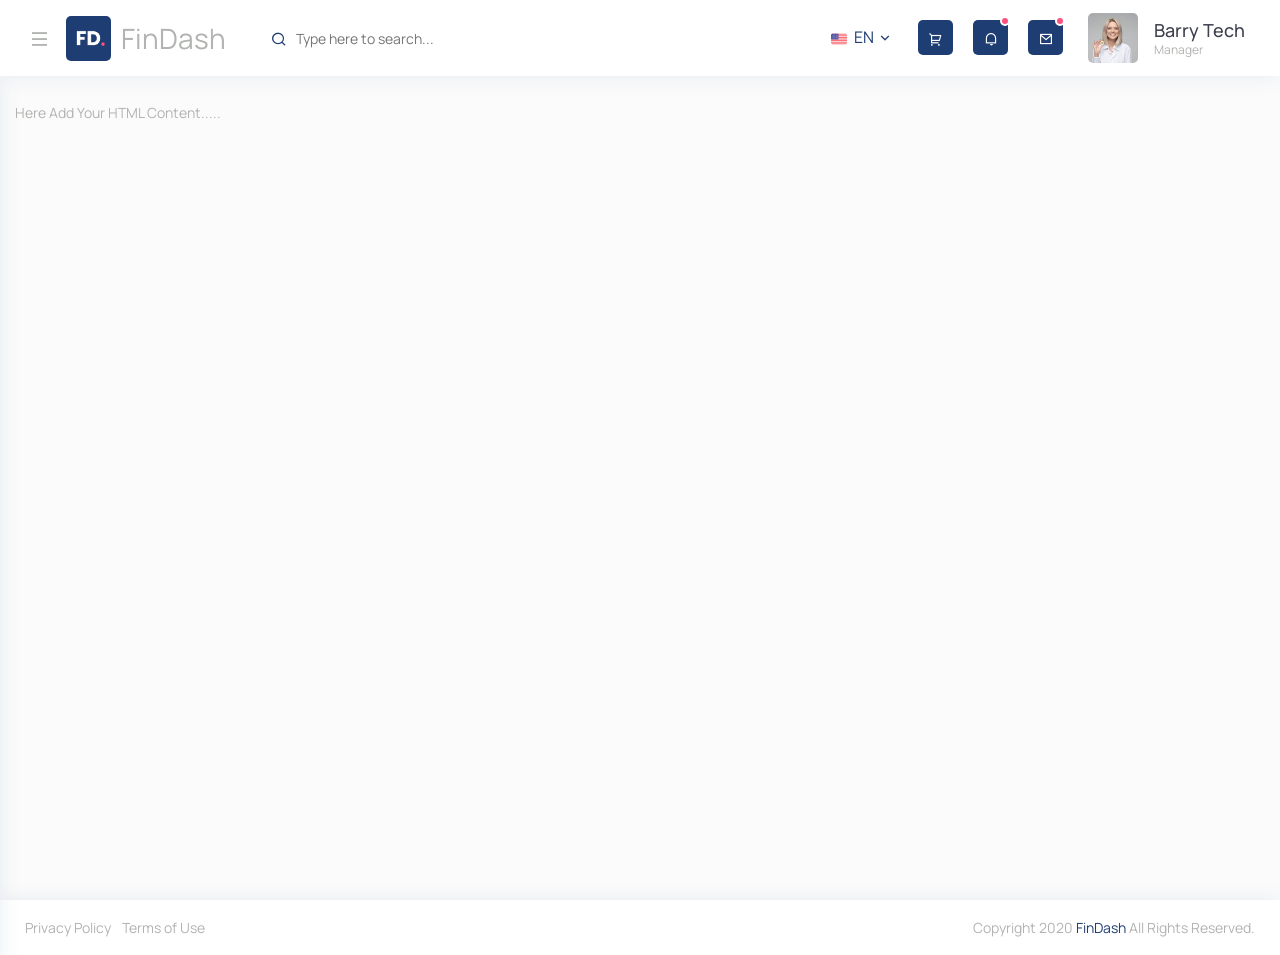
<file: FINDASH/html/blank-page.html>
<!doctype html>
<html lang="en">
   <head>
      <!-- Required meta tags -->
      <meta charset="utf-8">
      <meta name="viewport" content="width=device-width, initial-scale=1, shrink-to-fit=no">
      <title>FinDash - Responsive Bootstrap 4 Admin Dashboard Template</title>
      <!-- Favicon -->
      <link rel="shortcut icon" href="images/favicon.ico" />
      <!-- Bootstrap CSS -->
      <link rel="stylesheet" href="css/bootstrap.min.css">
      <!-- Typography CSS -->
      <link rel="stylesheet" href="css/typography.css">
      <!-- Style CSS -->
      <link rel="stylesheet" href="css/style.css">
      <!-- Responsive CSS -->
      <link rel="stylesheet" href="css/responsive.css">
   </head>
   <body class="sidebar-main-active right-column-fixed">
      <!-- loader Start -->
      <div id="loading">
         <div id="loading-center">
         </div>
      </div>
      <!-- loader END -->
      <!-- Wrapper Start -->
      <div class="wrapper">
         <!-- Sidebar  -->
         <div class="iq-sidebar">
            <div class="iq-navbar-logo d-flex justify-content-between">
               <a href="index.html" class="header-logo">
                  <img src="images/logo.png" class="img-fluid rounded" alt="">
                  <span>FinDash</span>
               </a>
               <div class="iq-menu-bt align-self-center">
                  <div class="wrapper-menu">
                     <div class="main-circle"><i class="ri-menu-line"></i></div>
                     <div class="hover-circle"><i class="ri-close-fill"></i></div>
                  </div>
               </div>
            </div>
            <div id="sidebar-scrollbar">
               <nav class="iq-sidebar-menu">
                  <ul id="iq-sidebar-toggle" class="iq-menu">
                     <li>
                        <a href="#dashboard" class="iq-waves-effect" data-toggle="collapse" aria-expanded="false"><span class="ripple rippleEffect"></span><i class="las la-home iq-arrow-left"></i><span>Dashboard</span><i class="ri-arrow-right-s-line iq-arrow-right"></i></a>
                        <ul id="dashboard" class="iq-submenu collapse" data-parent="#iq-sidebar-toggle">
                           <li><a href="index.html"><i class="las la-laptop-code"></i>Account Dashboard</a></li>
                           
                        </ul>
                     </li>
                   
                     
                     <li>
                        <a href="#userinfo" class="iq-waves-effect" data-toggle="collapse" aria-expanded="false"><span class="ripple rippleEffect"></span><i class="las la-user-tie iq-arrow-left"></i><span>User</span><i class="ri-arrow-right-s-line iq-arrow-right"></i></a>
                        <ul id="userinfo" class="iq-submenu collapse" data-parent="#iq-sidebar-toggle" style="">
                           <li><a href="profile.html"><i class="las la-id-card-alt"></i>User Profile</a></li>
                           <li><a href="profile-edit.html"><i class="las la-edit"></i>User Edit</a></li>
                           <li><a href="add-user.html"><i class="las la-plus-circle"></i>User Add</a></li>
                           <li><a href="user-list.html"><i class="las la-th-list"></i>User List</a></li>
                        </ul>
                     </li>
                    
                     <li>
                        <a href="#ui-elements" class="iq-waves-effect collapsed" data-toggle="collapse" aria-expanded="false"><i class="lab la-elementor iq-arrow-left"></i><span>UI Elements</span><i class="ri-arrow-right-s-line iq-arrow-right"></i></a>
                        <ul id="ui-elements" class="iq-submenu collapse" data-parent="#iq-sidebar-toggle">
                           <li><a href="ui-colors.html"><i class="las la-palette"></i>colors</a></li>
                           <li><a href="ui-typography.html"><i class="las la-keyboard"></i>Typography</a></li>
                           <li><a href="ui-alerts.html"><i class="las la-tag"></i>Alerts</a></li>
                           <li><a href="ui-badges.html"><i class="lab la-atlassian"></i>Badges</a></li>
                           <li><a href="ui-breadcrumb.html"><i class="las la-bars"></i>Breadcrumb</a></li>
                           <li><a href="ui-buttons.html"><i class="las la-tablet"></i>Buttons</a></li>
                           <li><a href="ui-cards.html"><i class="las la-credit-card"></i>Cards</a></li>
                           <li><a href="ui-carousel.html"><i class="las la-film"></i>Carousel</a></li>
                           <li><a href="ui-embed-video.html"><i class="las la-video"></i>Video</a></li>
                           <li><a href="ui-grid.html"><i class="las la-border-all"></i>Grid</a></li>
                           <li><a href="ui-images.html"><i class="las la-images"></i>Images</a></li>
                           <li><a href="ui-list-group.html"><i class="las la-list"></i>list Group</a></li>
                           <li><a href="ui-media-object.html"><i class="las la-ad"></i>Media</a></li>
                           <li><a href="ui-modal.html"><i class="las la-columns"></i>Modal</a></li>
                           <li><a href="ui-notifications.html"><i class="las la-bell"></i>Notifications</a></li>
                           <li><a href="ui-pagination.html"><i class="las la-ellipsis-h"></i>Pagination</a></li>
                           <li><a href="ui-popovers.html"><i class="las la-eraser"></i>Popovers</a></li>
                           <li><a href="ui-progressbars.html"><i class="las la-hdd"></i>Progressbars</a></li>
                           <li><a href="ui-tabs.html"><i class="las la-database"></i>Tabs</a></li>
                           <li><a href="ui-tooltips.html"><i class="las la-magnet"></i>Tooltips</a></li>
                        </ul>
                     </li>
                     <li>
                        <a href="#forms" class="iq-waves-effect collapsed" data-toggle="collapse" aria-expanded="false"><i class="lab la-wpforms iq-arrow-left"></i><span>Forms</span><i class="ri-arrow-right-s-line iq-arrow-right"></i></a>
                        <ul id="forms" class="iq-submenu collapse" data-parent="#iq-sidebar-toggle">
                           <li><a href="form-layout.html"><i class="las la-book"></i>Form Elements</a></li>
                           <li><a href="form-validation.html"><i class="las la-edit"></i>Form Validation</a></li>
                           <li><a href="form-switch.html"><i class="las la-toggle-off"></i>Form Switch</a></li>
                           <li><a href="form-chechbox.html"><i class="las la-check-square"></i>Form Checkbox</a></li>
                           <li><a href="form-radio.html"><i class="ri-radio-button-line"></i>Form Radio</a></li>
                        </ul>
                     </li>
                     <li>
                        <a href="#wizard-form" class="iq-waves-effect collapsed" data-toggle="collapse" aria-expanded="false"><i class="ri-archive-drawer-line iq-arrow-left"></i><span>Forms Wizard</span><i class="ri-arrow-right-s-line iq-arrow-right"></i></a>
                        <ul id="wizard-form" class="iq-submenu collapse" data-parent="#iq-sidebar-toggle">
                           <li><a href="form-wizard.html"><i class="ri-clockwise-line"></i>Simple Wizard</a></li>
                           <li><a href="form-wizard-validate.html"><i class="ri-clockwise-2-line"></i>Validate Wizard</a></li>
                           <li><a href="form-wizard-vertical.html"><i class="ri-anticlockwise-line"></i>Vertical Wizard</a></li>
                        </ul>
                     </li>
                     <li>
                        <a href="#tables" class="iq-waves-effect collapsed" data-toggle="collapse" aria-expanded="false"><i class="ri-table-line iq-arrow-left"></i><span>Table</span><i class="ri-arrow-right-s-line iq-arrow-right"></i></a>
                        <ul id="tables" class="iq-submenu collapse" data-parent="#iq-sidebar-toggle">
                           <li><a href="tables-basic.html"><i class="ri-table-line"></i>Basic Tables</a></li>
                           <li><a href="data-table.html"><i class="ri-database-line"></i>Data Table</a></li>
                           <li><a href="table-editable.html"><i class="ri-refund-line"></i>Editable Table</a></li>
                        </ul>
                     </li>
                     <li>
                        <a href="#charts" class="iq-waves-effect collapsed" data-toggle="collapse" aria-expanded="false"><i class="ri-pie-chart-box-line iq-arrow-left"></i><span>Charts</span><i class="ri-arrow-right-s-line iq-arrow-right"></i></a>
                        <ul id="charts" class="iq-submenu collapse" data-parent="#iq-sidebar-toggle">
                          
                           <li><a href="chart-apex.html"><i class="ri-folder-chart-2-line"></i>Apex Chart</a></li>
                        </ul>
                     </li>
                     <li>
                        <a href="#icons" class="iq-waves-effect collapsed" data-toggle="collapse" aria-expanded="false"><i class="ri-list-check iq-arrow-left"></i><span>Icons</span><i class="ri-arrow-right-s-line iq-arrow-right"></i></a>
                        <ul id="icons" class="iq-submenu collapse" data-parent="#iq-sidebar-toggle">
                           <li><a href="icon-dripicons.html"><i class="ri-stack-line"></i>Dripicons</a></li>
                           <li><a href="icon-fontawesome-5.html"><i class="ri-facebook-fill"></i>Font Awesome 5</a></li>
                           <li><a href="icon-lineawesome.html"><i class="ri-keynote-line"></i>line Awesome</a></li>
                           <li><a href="icon-remixicon.html"><i class="ri-remixicon-line"></i>Remixicon</a></li>
                           <li><a href="icon-unicons.html"><i class="ri-underline"></i>unicons</a></li>
                        </ul>
                     </li>
                     <li>
                        <a href="#authentication" class="iq-waves-effect collapsed" data-toggle="collapse" aria-expanded="false"><i class="ri-pages-line iq-arrow-left"></i><span>Authentication</span><i class="ri-arrow-right-s-line iq-arrow-right"></i></a>
                        <ul id="authentication" class="iq-submenu collapse" data-parent="#iq-sidebar-toggle">
                           <li><a href="sign-in.html"><i class="las la-sign-in-alt"></i>Login</a></li>
                           <li><a href="sign-up.html"><i class="ri-login-circle-line"></i>Register</a></li>
                           <li><a href="pages-recoverpw.html"><i class="ri-record-mail-line"></i>Recover Password</a></li>
                           <li><a href="pages-confirm-mail.html"><i class="ri-file-code-line"></i>Confirm Mail</a></li>
                           <li><a href="pages-lock-screen.html"><i class="ri-lock-line"></i>Lock Screen</a></li>
                        </ul>
                     </li>
                     <li class="active">
                        <a href="#extra-pages" class="iq-waves-effect collapsed" data-toggle="collapse" aria-expanded="true"><i class="ri-pantone-line iq-arrow-left"></i><span>Extra Pages</span><i class="ri-arrow-right-s-line iq-arrow-right"></i></a>
                        <ul id="extra-pages" class="iq-submenu collapse show" data-parent="#iq-sidebar-toggle">
                           <li><a href="pages-timeline.html"><i class="ri-map-pin-time-line"></i>Timeline</a></li>
                           <li><a href="pages-invoice.html"><i class="ri-question-answer-line"></i>Invoice</a></li>
                           <li class="active"><a href="blank-page.html"><i class="ri-invision-line"></i>Blank Page</a></li>
                           <li><a href="pages-error.html"><i class="ri-error-warning-line"></i>Error 404</a></li>
                           <li><a href="pages-error-500.html"><i class="ri-error-warning-line"></i>Error 500</a></li>
                           <li><a href="pages-pricing.html"><i class="ri-price-tag-line"></i>Pricing</a></li>
                           <li><a href="pages-pricing-one.html"><i class="ri-price-tag-2-line"></i>Pricing 1</a></li>
                           <li><a href="pages-maintenance.html"><i class="ri-archive-line"></i>Maintenance</a></li>
                           <li><a href="pages-comingsoon.html"><i class="ri-mastercard-line"></i>Coming Soon</a></li>
                           <li><a href="pages-faq.html"><i class="ri-compasses-line"></i>Faq</a></li>
                        </ul>
                     </li>
                     <li>
                        <a href="#menu-level" class="iq-waves-effect collapsed" data-toggle="collapse" aria-expanded="false"><i class="ri-record-circle-line iq-arrow-left"></i><span>Menu Level</span><i class="ri-arrow-right-s-line iq-arrow-right"></i></a>
                        <ul id="menu-level" class="iq-submenu collapse" data-parent="#iq-sidebar-toggle">
                           <li><a href="#"><i class="ri-record-circle-line"></i>Menu 1</a></li>
                           <li>
                              <a href="#"><i class="ri-record-circle-line"></i>Menu 2</a>
                              
                           </li>
                           <li><a href="#"><i class="ri-record-circle-line"></i>Menu 3</a></li>
                           <li><a href="#"><i class="ri-record-circle-line"></i>Menu 4</a></li>
                        </ul>
                     </li>
                  </ul>
               </nav>
               <div class="p-3"></div>
            </div>
         </div>
         <!-- TOP Nav Bar -->
         <div class="iq-top-navbar">
            <div class="iq-navbar-custom">
               <nav class="navbar navbar-expand-lg navbar-light p-0">
                  <div class="iq-menu-bt d-flex align-items-center">
                     <div class="wrapper-menu">
                        <div class="main-circle"><i class="ri-menu-line"></i></div>
                        <div class="hover-circle"><i class="ri-close-fill"></i></div>
                     </div>
                     <div class="iq-navbar-logo d-flex justify-content-between ml-3">
                        <a href="index.html" class="header-logo">
                        <img src="images/logo.png" class="img-fluid rounded" alt="">
                        <span>FinDash</span>
                        </a>
                     </div>
                  </div>
                  <div class="iq-search-bar">
                     <form action="#" class="searchbox">
                        <input type="text" class="text search-input" placeholder="Type here to search...">
                        <a class="search-link" href="#"><i class="ri-search-line"></i></a>
                     </form>
                  </div>
                  <button class="navbar-toggler" type="button" data-toggle="collapse" data-target="#navbarSupportedContent" aria-controls="navbarSupportedContent"  aria-label="Toggle navigation">
                  <i class="ri-menu-3-line"></i>
                  </button>
                  <div class="collapse navbar-collapse" id="navbarSupportedContent">
                     <ul class="navbar-nav ml-auto navbar-list">
                        <li class="nav-item">
                           <a class="search-toggle iq-waves-effect language-title" href="#"><span class="ripple rippleEffect" style="width: 98px; height: 98px; top: -15px; left: 56.2969px;"></span><img src="images/small/flag-01.png" alt="img-flaf" class="img-fluid mr-1" style="height: 16px; width: 16px;"> EN <i class="ri-arrow-down-s-line"></i></a>
                           <div class="iq-sub-dropdown">
                              <a class="iq-sub-card" href="#"><img src="images/small/flag-02.png" alt="img-flaf" class="img-fluid mr-2">French</a>
                              <a class="iq-sub-card" href="#"><img src="images/small/flag-03.png" alt="img-flaf" class="img-fluid mr-2">Spanish</a>
                              <a class="iq-sub-card" href="#"><img src="images/small/flag-04.png" alt="img-flaf" class="img-fluid mr-2">Italian</a>
                              <a class="iq-sub-card" href="#"><img src="images/small/flag-05.png" alt="img-flaf" class="img-fluid mr-2">German</a>
                              <a class="iq-sub-card" href="#"><img src="images/small/flag-06.png" alt="img-flaf" class="img-fluid mr-2">Japanese</a>
                           </div>
                        </li>
                        <li class="nav-item nav-icon">
                           <a href="#" class="iq-waves-effect bg-primary rounded"><span class="ripple rippleeffect"></span><i class="ri-shopping-cart-2-line"></i></a>
                        </li>
                        <li class="nav-item nav-icon">
                           <a href="#" class="search-toggle iq-waves-effect bg-primary rounded">
                           <i class="ri-notification-line"></i>
                           <span class="bg-danger dots"></span>
                           </a>
                           <div class="iq-sub-dropdown">
                              <div class="iq-card shadow-none m-0">
                                 <div class="iq-card-body p-0 ">
                                    <div class="bg-primary p-3">
                                       <h5 class="mb-0 text-white">all notifications<smaLl cLass="badge  badge-light float-right pt-1">4</small></h5>
                                    </div>
                                    <a href="#" class="iq-sub-card" >
                                       <div class="media align-items-center">
                                          <div class="">
                                             <img class="avatar-40 rounded" src="images/user/01.jpg" alt="">
                                          </div>
                                          <div class="media-body ml-3">
                                             <h6 class="mb-0 ">Emma Watson Barry</h6>
                                             <small class="float-right font-size-12">Just now</small>
                                             <p class="mb-0">95 MB</p>
                                          </div>
                                       </div>
                                    </a>
                                    <a href="#" class="iq-sub-card" >
                                       <div class="media align-items-center">
                                          <div class="">
                                             <img class="avatar-40 rounded" src="images/user/02.jpg" alt="">
                                          </div>
                                          <div class="media-body ml-3">
                                             <h6 class="mb-0 ">New customer is join</h6>
                                             <small class="float-right font-size-12">5 days ago</small>
                                             <p class="mb-0">Cyst Barry</p>
                                          </div>
                                       </div>
                                    </a>
                                    <a href="#" class="iq-sub-card" >
                                       <div class="media align-items-center">
                                          <div class="">
                                             <img class="avatar-40 rounded" src="images/user/03.jpg" alt="">
                                          </div>
                                          <div class="media-body ml-3">
                                             <h6 class="mb-0 ">Two customer is left</h6>
                                             <small class="float-right font-size-12">2 days ago</small>
                                             <p class="mb-0">Cyst Barry</p>
                                          </div>
                                       </div>
                                    </a>
                                    <a href="#" class="iq-sub-card" >
                                       <div class="media align-items-center">
                                          <div class="">
                                             <img class="avatar-40 rounded" src="images/user/04.jpg" alt="">
                                          </div>
                                          <div class="media-body ml-3">
                                             <h6 class="mb-0 ">New mail from fenny</H6>
                                             <small class="float-right font-size-12">3 days ago</small>
                                             <p class="mb-0">Cyst Barry</p>
                                          </div>
                                       </div>
                                    </a>
                                 </div>
                              </div>
                           </div>
                        </li>
                        <li class="nav-item nav-icon dropdown">
                           <a href="#" class="search-toggle iq-waves-effect bg-primary rounded">
                           <i class="ri-mail-line"></i>
                           <span class="bg-danger count-mail"></span>
                           </a>
                           <div class="iq-sub-dropdown">
                              <div class="iq-card shadow-none m-0">
                                 <div class="iq-card-body p-0 ">
                                    <div class="bg-primary p-3">
                                       <h5 class="mb-0 text-white">All Messages<small class="badge  bAdge-light float-right pt-1">5</small></h5>
                                    </div>
                                    <a href="#" class="iq-sub-card" >
                                       <div class="media align-items-center">
                                          <div class="">
                                             <img class="avatar-40 rounded" src="images/user/01.jpg" alt="">
                                          </div>
                                          <div class="media-body ml-3">
                                             <h6 class="mb-0 ">Barry Emma Watson</h6>
                                             <small class="float-left font-size-12">13 jun</small>
                                          </div>
                                       </div>
                                    </a>
                                    <a href="#" class="iq-sub-card" >
                                       <div class="media align-items-center">
                                          <div class="">
                                             <img class="avatar-40 rounded" src="images/user/02.jpg" alt="">
                                          </div>
                                          <div class="media-body ml-3">
                                             <h6 class="mb-0 ">Lorem Ipsum Watson</h6>
                                             <small class="float-left font-size-12">20 apr</small>
                                          </div>
                                       </div>
                                    </a>
                                    <a href="#" class="iq-sub-card" >
                                       <div class="media align-items-center">
                                          <div class="">
                                             <img class="avatar-40 rounded" src="images/user/03.jpg" alt="">
                                          </div>
                                          <div class="media-body ml-3">
                                             <h6 class="mb-0 ">Why do we use it?</h6>
                                             <small class="float-left font-size-12">30 jun</small>
                                          </div>
                                       </div>
                                    </a>
                                    <a href="#" class="iq-sub-card" >
                                       <div class="media align-items-center">
                                          <div class="">
                                             <img class="avatar-40 rounded" src="images/user/04.jpg" alt="">
                                          </div>
                                          <div class="media-body ml-3">
                                             <h6 class="mb-0 ">Variations Passages</h6>
                                             <small class="float-left font-size-12">12 sep</small>
                                          </div>
                                       </div>
                                    </a>
                                    <a href="#" class="iq-sub-card" >
                                       <div class="media align-items-center">
                                          <div class="">
                                             <img class="avatar-40 rounded" src="images/user/05.jpg" alt="">
                                          </div>
                                          <div class="media-body ml-3">
                                             <h6 class="mb-0 ">Lorem Ipsum generators</h6>
                                             <small class="float-left font-size-12">5 dec</small>
                                          </div>
                                       </div>
                                    </a>
                                 </div>
                              </div>
                           </div>
                        </li>
                     </ul>
                  </div>
                  <ul class="navbar-list">
                     <li class="line-height">
                        <a href="#" class="search-toggle iq-waves-effect d-flex align-items-center">
                           <img src="images/user/1.jpg" class="img-fluid rounded mr-3" alt="user">
                           <div class="caption">
                              <h6 class="mb-0 line-height">Barry Tech</h6>
                              <p class="mb-0">Manager</p>
                           </div>
                        </a>
                        <div class="iq-sub-dropdown iq-user-dropdown">
                           <div class="iq-card shadow-none m-0">
                              <div class="iq-card-body p-0 ">
                                 <div class="bg-primary p-3">
                                    <h5 class="mb-0 text-white line-height">Hello Barry Tech</h5>
                                    <span class="text-white font-size-12">Available</span>
                                 </div>
                                 <a href="profile.html" class="iq-sub-card iq-bg-primary-hover">
                                    <div class="media align-items-center">
                                       <div class="rounded iq-card-icon iq-bg-primary">
                                          <i class="ri-file-user-line"></i>
                                       </div>
                                       <div class="media-body ml-3">
                                          <h6 class="mb-0 ">My Profile</h6>
                                          <p class="mb-0 font-size-12">View personal profile details.</p>
                                       </div>
                                    </div>
                                 </a>
                                 <a href="profile-edit.html" class="iq-sub-card iq-bg-primary-hover">
                                    <div class="media align-items-center">
                                       <div class="rounded iq-card-icon iq-bg-primary">
                                          <i class="ri-profile-line"></i>
                                       </div>
                                       <div class="media-body ml-3">
                                          <h6 class="mb-0 ">Edit Profile</h6>
                                          <p class="mb-0 font-size-12">Modify your personal details.</p>
                                       </div>
                                    </div>
                                 </a>
                                 <a href="account-setting.html" class="iq-sub-card iq-bg-primary-hover">
                                    <div class="media align-items-center">
                                       <div class="rounded iq-card-icon iq-bg-primary">
                                          <i class="ri-account-box-line"></i>
                                       </div>
                                       <div class="media-body ml-3">
                                          <h6 class="mb-0 ">Account settings</h6>
                                          <p class="mb-0 font-size-12">Manage your account parameters.</p>
                                       </div>
                                    </div>
                                 </a>
                                 <a href="privacy-setting.html" class="iq-sub-card iq-bg-primary-hover">
                                    <div class="media align-items-center">
                                       <div class="rounded iq-card-icon iq-bg-primary">
                                          <i class="ri-lock-line"></i>
                                       </div>
                                       <div class="media-body ml-3">
                                          <h6 class="mb-0 ">Privacy Settings</h6>
                                          <p class="mb-0 font-size-12">Control your privacy parameters.</p>
                                       </div>
                                    </div>
                                 </a>
                                 <div class="d-inline-block w-100 text-center p-3">
                                    <a class="bg-primary iq-sign-btn" href="sign-in.html" role="button">Sign out<i class="ri-login-box-line ml-2"></i></a>
                                 </div>
                              </div>
                           </div>
                        </div>
                     </li>
                  </ul>
               </nav>
            </div>
         </div>
         <!-- TOP Nav Bar END -->
         
         <!-- Page Content  -->
         <div id="content-page" class="content-page">
            <div class="container-fluid">
               <div class="row">
                  <div class="col-lg-12">
                     Here Add Your HTML Content.....
                  </div>
               </div>
            </div>
         </div>
      </div>
      <!-- Wrapper END -->
       <!-- Footer -->
      <footer class="iq-footer">
         <div class="container-fluid">
            <div class="row">
               <div class="col-lg-6">
                  <ul class="list-inline mb-0">
                     <li class="list-inline-item"><a href="privacy-policy.html">Privacy Policy</a></li>
                     <li class="list-inline-item"><a href="terms-of-service.html">Terms of Use</a></li>
                  </ul>
               </div>
               <div class="col-lg-6 text-right">
                  Copyright 2020 <a href="#">FinDash</a> All Rights Reserved.
               </div>
            </div>
         </div>
      </footer>
      <!-- Footer END -->
    
      <!-- Optional JavaScript -->
      <!-- jQuery first, then Popper.js, then Bootstrap JS -->
      <script src="js/jquery.min.js"></script>
      <script src="js/popper.min.js"></script>
      <script src="js/bootstrap.min.js"></script>
      <!-- Appear JavaScript -->
      <script src="js/jquery.appear.js"></script>
      <!-- Countdown JavaScript -->
      <script src="js/countdown.min.js"></script>
      <!-- Counterup JavaScript -->
      <script src="js/waypoints.min.js"></script>
      <script src="js/jquery.counterup.min.js"></script>
      <!-- Wow JavaScript -->
      <script src="js/wow.min.js"></script>
      <!-- Apexcharts JavaScript -->
      <script src="js/apexcharts.js"></script>
      <!-- Slick JavaScript -->
      <script src="js/slick.min.js"></script>
      <!-- Select2 JavaScript -->
      <script src="js/select2.min.js"></script>
      <!-- Owl Carousel JavaScript -->
      <script src="js/owl.carousel.min.js"></script>
      <!-- Magnific Popup JavaScript -->
      <script src="js/jquery.magnific-popup.min.js"></script>
      <!-- Smooth Scrollbar JavaScript -->
      <script src="js/smooth-scrollbar.js"></script>
      <!-- lottie JavaScript -->
      <script src="js/lottie.js"></script>
      <!-- am core JavaScript -->
      <script src="js/core.js"></script>
      <!-- am charts JavaScript -->
      <script src="js/charts.js"></script>
      <!-- am animated JavaScript -->
      <script src="js/animated.js"></script>
      <!-- am kelly JavaScript -->
      <script src="js/kelly.js"></script>
      <!-- am maps JavaScript -->
      <script src="js/maps.js"></script>
      <!-- am worldLow JavaScript -->
      <script src="js/worldLow.js"></script>
      <!-- Style Customizer -->
      <script src="js/style-customizer.js"></script>
      <!-- Chart Custom JavaScript -->
      <script src="js/chart-custom.js"></script>
      <!-- Custom JavaScript -->
      <script src="js/custom.js"></script>
   </body>
</html>
</file>
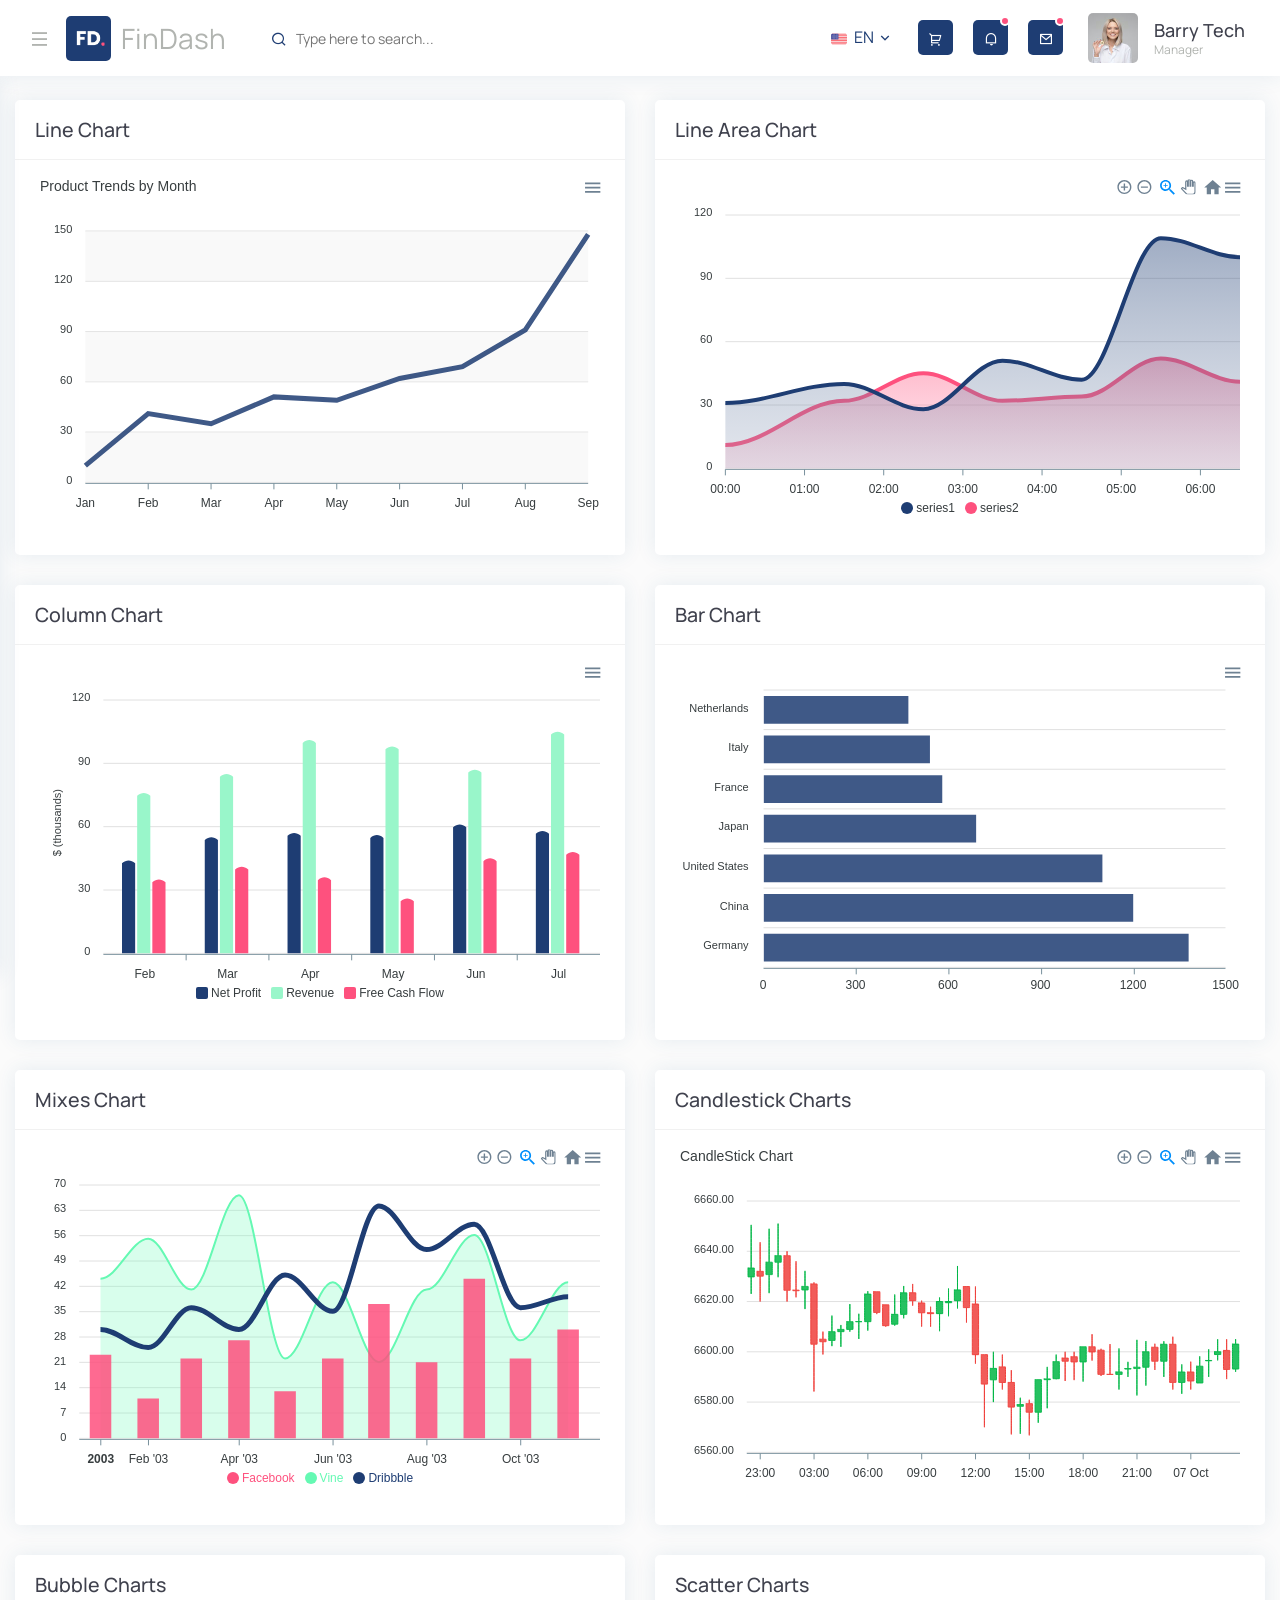
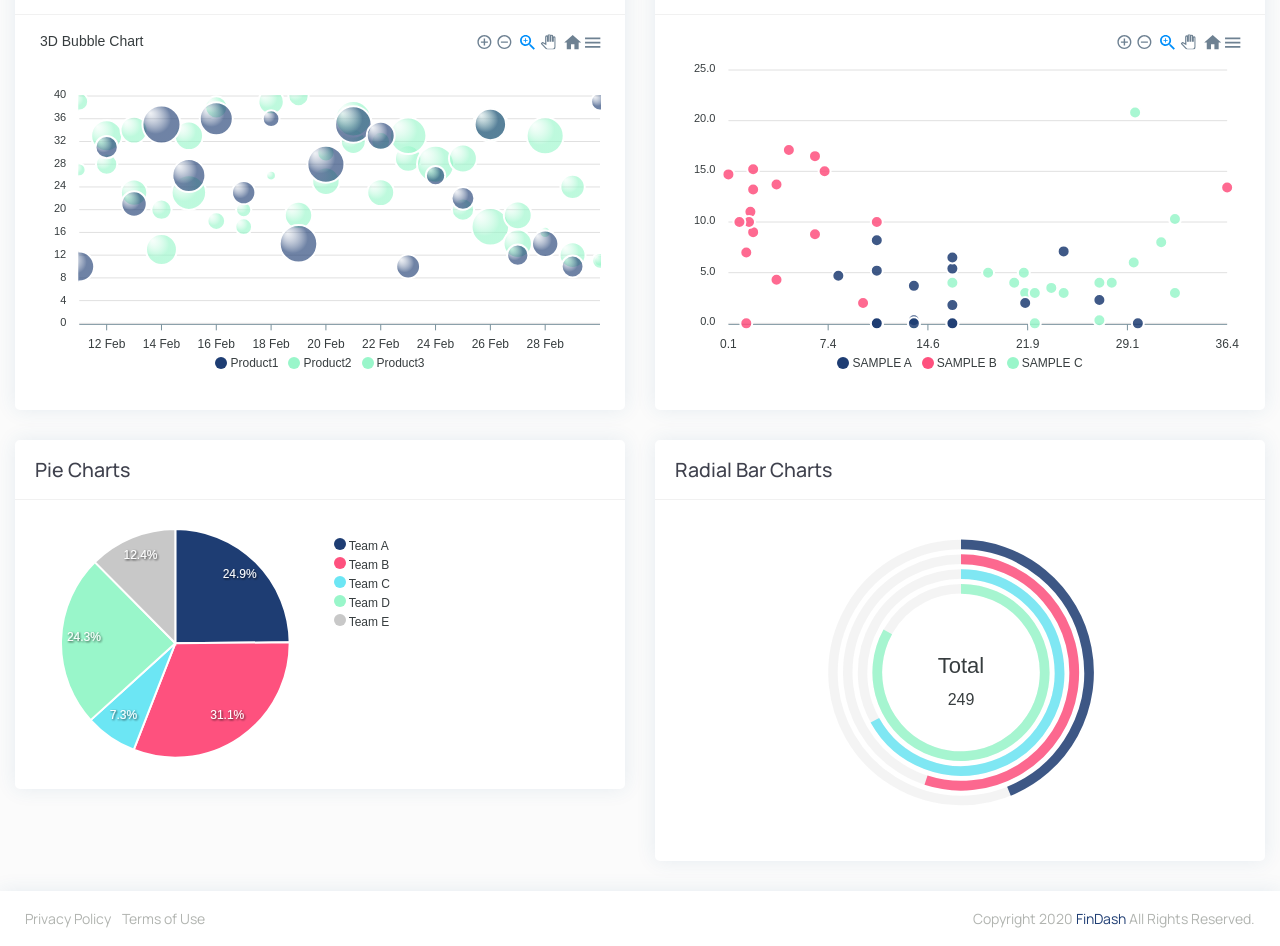
<file: FINDASH/html/chart-apex.html>
<!doctype html>
<html lang="en">
   <head>
      <!-- Required meta tags -->
      <meta charset="utf-8">
      <meta name="viewport" content="width=device-width, initial-scale=1, shrink-to-fit=no">
      <title>FinDash - Responsive Bootstrap 4 Admin Dashboard Template</title>
      <!-- Favicon -->
      <link rel="shortcut icon" href="images/favicon.ico" />
      <!-- Bootstrap CSS -->
      <link rel="stylesheet" href="css/bootstrap.min.css">
      <!-- Typography CSS -->
      <link rel="stylesheet" href="css/typography.css">
      <!-- Style CSS -->
      <link rel="stylesheet" href="css/style.css">
      <!-- Responsive CSS -->
      <link rel="stylesheet" href="css/responsive.css">
   </head>
   <body>
      <!-- loader Start -->
      <div id="loading">
         <div id="loading-center">
         </div>
      </div>
      <!-- loader END -->
      <!-- Wrapper Start -->
      <div class="wrapper">
         <!-- Sidebar  -->
        <div class="iq-sidebar">
            <div class="iq-navbar-logo d-flex justify-content-between">
               <a href="index.html" class="header-logo">
                  <img src="images/logo.png" class="img-fluid rounded" alt="">
                  <span>FinDash</span>
               </a>
               <div class="iq-menu-bt align-self-center">
                  <div class="wrapper-menu">
                     <div class="main-circle"><i class="ri-menu-line"></i></div>
                     <div class="hover-circle"><i class="ri-close-fill"></i></div>
                  </div>
               </div>
            </div>
            <div id="sidebar-scrollbar">
               <nav class="iq-sidebar-menu">
                  <ul id="iq-sidebar-toggle" class="iq-menu">
                     <li>
                        <a href="#dashboard" class="iq-waves-effect" data-toggle="collapse" aria-expanded="false"><span class="ripple rippleEffect"></span><i class="las la-home iq-arrow-left"></i><span>Dashboard</span><i class="ri-arrow-right-s-line iq-arrow-right"></i></a>
                        <ul id="dashboard" class="iq-submenu collapse" data-parent="#iq-sidebar-toggle">
                           <li><a href="index.html"><i class="las la-laptop-code"></i>Account Dashboard</a></li>
                           
                        </ul>
                     </li>
                   
                     
                     <li>
                        <a href="#userinfo" class="iq-waves-effect" data-toggle="collapse" aria-expanded="false"><span class="ripple rippleEffect"></span><i class="las la-user-tie iq-arrow-left"></i><span>User</span><i class="ri-arrow-right-s-line iq-arrow-right"></i></a>
                        <ul id="userinfo" class="iq-submenu collapse" data-parent="#iq-sidebar-toggle" style="">
                           <li><a href="profile.html"><i class="las la-id-card-alt"></i>User Profile</a></li>
                           <li><a href="profile-edit.html"><i class="las la-edit"></i>User Edit</a></li>
                           <li><a href="add-user.html"><i class="las la-plus-circle"></i>User Add</a></li>
                           <li><a href="user-list.html"><i class="las la-th-list"></i>User List</a></li>
                        </ul>
                     </li>
                    
                     <li>
                        <a href="#ui-elements" class="iq-waves-effect collapsed" data-toggle="collapse" aria-expanded="false"><i class="lab la-elementor iq-arrow-left"></i><span>UI Elements</span><i class="ri-arrow-right-s-line iq-arrow-right"></i></a>
                        <ul id="ui-elements" class="iq-submenu collapse" data-parent="#iq-sidebar-toggle">
                           <li><a href="ui-colors.html"><i class="las la-palette"></i>colors</a></li>
                           <li><a href="ui-typography.html"><i class="las la-keyboard"></i>Typography</a></li>
                           <li><a href="ui-alerts.html"><i class="las la-tag"></i>Alerts</a></li>
                           <li><a href="ui-badges.html"><i class="lab la-atlassian"></i>Badges</a></li>
                           <li><a href="ui-breadcrumb.html"><i class="las la-bars"></i>Breadcrumb</a></li>
                           <li><a href="ui-buttons.html"><i class="las la-tablet"></i>Buttons</a></li>
                           <li><a href="ui-cards.html"><i class="las la-credit-card"></i>Cards</a></li>
                           <li><a href="ui-carousel.html"><i class="las la-film"></i>Carousel</a></li>
                           <li><a href="ui-embed-video.html"><i class="las la-video"></i>Video</a></li>
                           <li><a href="ui-grid.html"><i class="las la-border-all"></i>Grid</a></li>
                           <li><a href="ui-images.html"><i class="las la-images"></i>Images</a></li>
                           <li><a href="ui-list-group.html"><i class="las la-list"></i>list Group</a></li>
                           <li><a href="ui-media-object.html"><i class="las la-ad"></i>Media</a></li>
                           <li><a href="ui-modal.html"><i class="las la-columns"></i>Modal</a></li>
                           <li><a href="ui-notifications.html"><i class="las la-bell"></i>Notifications</a></li>
                           <li><a href="ui-pagination.html"><i class="las la-ellipsis-h"></i>Pagination</a></li>
                           <li><a href="ui-popovers.html"><i class="las la-eraser"></i>Popovers</a></li>
                           <li><a href="ui-progressbars.html"><i class="las la-hdd"></i>Progressbars</a></li>
                           <li><a href="ui-tabs.html"><i class="las la-database"></i>Tabs</a></li>
                           <li><a href="ui-tooltips.html"><i class="las la-magnet"></i>Tooltips</a></li>
                        </ul>
                     </li>
                     <li>
                        <a href="#forms" class="iq-waves-effect collapsed" data-toggle="collapse" aria-expanded="false"><i class="lab la-wpforms iq-arrow-left"></i><span>Forms</span><i class="ri-arrow-right-s-line iq-arrow-right"></i></a>
                        <ul id="forms" class="iq-submenu collapse" data-parent="#iq-sidebar-toggle">
                           <li><a href="form-layout.html"><i class="las la-book"></i>Form Elements</a></li>
                           <li><a href="form-validation.html"><i class="las la-edit"></i>Form Validation</a></li>
                           <li><a href="form-switch.html"><i class="las la-toggle-off"></i>Form Switch</a></li>
                           <li><a href="form-chechbox.html"><i class="las la-check-square"></i>Form Checkbox</a></li>
                           <li><a href="form-radio.html"><i class="ri-radio-button-line"></i>Form Radio</a></li>
                        </ul>
                     </li>
                     <li>
                        <a href="#wizard-form" class="iq-waves-effect collapsed" data-toggle="collapse" aria-expanded="false"><i class="ri-archive-drawer-line iq-arrow-left"></i><span>Forms Wizard</span><i class="ri-arrow-right-s-line iq-arrow-right"></i></a>
                        <ul id="wizard-form" class="iq-submenu collapse" data-parent="#iq-sidebar-toggle">
                           <li><a href="form-wizard.html"><i class="ri-clockwise-line"></i>Simple Wizard</a></li>
                           <li><a href="form-wizard-validate.html"><i class="ri-clockwise-2-line"></i>Validate Wizard</a></li>
                           <li><a href="form-wizard-vertical.html"><i class="ri-anticlockwise-line"></i>Vertical Wizard</a></li>
                        </ul>
                     </li>
                     <li>
                        <a href="#tables" class="iq-waves-effect collapsed" data-toggle="collapse" aria-expanded="false"><i class="ri-table-line iq-arrow-left"></i><span>Table</span><i class="ri-arrow-right-s-line iq-arrow-right"></i></a>
                        <ul id="tables" class="iq-submenu collapse" data-parent="#iq-sidebar-toggle">
                           <li><a href="tables-basic.html"><i class="ri-table-line"></i>Basic Tables</a></li>
                           <li><a href="data-table.html"><i class="ri-database-line"></i>Data Table</a></li>
                           <li><a href="table-editable.html"><i class="ri-refund-line"></i>Editable Table</a></li>
                        </ul>
                     </li>
                     <li class="active">
                        <a href="#charts" class="iq-waves-effect collapsed" data-toggle="collapse" aria-expanded="true"><i class="ri-pie-chart-box-line iq-arrow-left"></i><span>Charts</span><i class="ri-arrow-right-s-line iq-arrow-right"></i></a>
                        <ul id="charts" class="iq-submenu collapse show" data-parent="#iq-sidebar-toggle">
                          
                           <li class="active"><a href="chart-apex.html"><i class="ri-folder-chart-2-line"></i>Apex Chart</a></li>
                        </ul>
                     </li>
                     <li>
                        <a href="#icons" class="iq-waves-effect collapsed" data-toggle="collapse" aria-expanded="false"><i class="ri-list-check iq-arrow-left"></i><span>Icons</span><i class="ri-arrow-right-s-line iq-arrow-right"></i></a>
                        <ul id="icons" class="iq-submenu collapse" data-parent="#iq-sidebar-toggle">
                           <li><a href="icon-dripicons.html"><i class="ri-stack-line"></i>Dripicons</a></li>
                           <li><a href="icon-fontawesome-5.html"><i class="ri-facebook-fill"></i>Font Awesome 5</a></li>
                           <li><a href="icon-lineawesome.html"><i class="ri-keynote-line"></i>line Awesome</a></li>
                           <li><a href="icon-remixicon.html"><i class="ri-remixicon-line"></i>Remixicon</a></li>
                           <li><a href="icon-unicons.html"><i class="ri-underline"></i>unicons</a></li>
                        </ul>
                     </li>
                     <li>
                        <a href="#authentication" class="iq-waves-effect collapsed" data-toggle="collapse" aria-expanded="false"><i class="ri-pages-line iq-arrow-left"></i><span>Authentication</span><i class="ri-arrow-right-s-line iq-arrow-right"></i></a>
                        <ul id="authentication" class="iq-submenu collapse" data-parent="#iq-sidebar-toggle">
                           <li><a href="sign-in.html"><i class="las la-sign-in-alt"></i>Login</a></li>
                           <li><a href="sign-up.html"><i class="ri-login-circle-line"></i>Register</a></li>
                           <li><a href="pages-recoverpw.html"><i class="ri-record-mail-line"></i>Recover Password</a></li>
                           <li><a href="pages-confirm-mail.html"><i class="ri-file-code-line"></i>Confirm Mail</a></li>
                           <li><a href="pages-lock-screen.html"><i class="ri-lock-line"></i>Lock Screen</a></li>
                        </ul>
                     </li>
                     <li>
                        <a href="#extra-pages" class="iq-waves-effect collapsed" data-toggle="collapse" aria-expanded="false"><i class="ri-pantone-line iq-arrow-left"></i><span>Extra Pages</span><i class="ri-arrow-right-s-line iq-arrow-right"></i></a>
                        <ul id="extra-pages" class="iq-submenu collapse" data-parent="#iq-sidebar-toggle">
                           <li><a href="pages-timeline.html"><i class="ri-map-pin-time-line"></i>Timeline</a></li>
                           <li><a href="pages-invoice.html"><i class="ri-question-answer-line"></i>Invoice</a></li>
                           <li><a href="blank-page.html"><i class="ri-invision-line"></i>Blank Page</a></li>
                           <li><a href="pages-error.html"><i class="ri-error-warning-line"></i>Error 404</a></li>
                           <li><a href="pages-error-500.html"><i class="ri-error-warning-line"></i>Error 500</a></li>
                           <li><a href="pages-pricing.html"><i class="ri-price-tag-line"></i>Pricing</a></li>
                           <li><a href="pages-pricing-one.html"><i class="ri-price-tag-2-line"></i>Pricing 1</a></li>
                           <li><a href="pages-maintenance.html"><i class="ri-archive-line"></i>Maintenance</a></li>
                           <li><a href="pages-comingsoon.html"><i class="ri-mastercard-line"></i>Coming Soon</a></li>
                           <li><a href="pages-faq.html"><i class="ri-compasses-line"></i>Faq</a></li>
                        </ul>
                     </li>
                     <li>
                        <a href="#menu-level" class="iq-waves-effect collapsed" data-toggle="collapse" aria-expanded="false"><i class="ri-record-circle-line iq-arrow-left"></i><span>Menu Level</span><i class="ri-arrow-right-s-line iq-arrow-right"></i></a>
                        <ul id="menu-level" class="iq-submenu collapse" data-parent="#iq-sidebar-toggle">
                           <li><a href="#"><i class="ri-record-circle-line"></i>Menu 1</a></li>
                           <li>
                              <a href="#"><i class="ri-record-circle-line"></i>Menu 2</a>
                              
                           </li>
                           <li><a href="#"><i class="ri-record-circle-line"></i>Menu 3</a></li>
                           <li><a href="#"><i class="ri-record-circle-line"></i>Menu 4</a></li>
                        </ul>
                     </li>
                  </ul>
               </nav>
               <div class="p-3"></div>
            </div>
         </div>
         <!-- TOP Nav Bar -->
         <div class="iq-top-navbar">
            <div class="iq-navbar-custom">
               <nav class="navbar navbar-expand-lg navbar-light p-0">
                  <div class="iq-menu-bt d-flex align-items-center">
                     <div class="wrapper-menu">
                        <div class="main-circle"><i class="ri-menu-line"></i></div>
                        <div class="hover-circle"><i class="ri-close-fill"></i></div>
                     </div>
                     <div class="iq-navbar-logo d-flex justify-content-between ml-3">
                        <a href="index.html" class="header-logo">
                        <img src="images/logo.png" class="img-fluid rounded" alt="">
                        <span>FinDash</span>
                        </a>
                     </div>
                  </div>
                  <div class="iq-search-bar">
                     <form action="#" class="searchbox">
                        <input type="text" class="text search-input" placeholder="Type here to search...">
                        <a class="search-link" href="#"><i class="ri-search-line"></i></a>
                     </form>
                  </div>
                  <button class="navbar-toggler" type="button" data-toggle="collapse" data-target="#navbarSupportedContent" aria-controls="navbarSupportedContent"  aria-label="Toggle navigation">
                  <i class="ri-menu-3-line"></i>
                  </button>
                  <div class="collapse navbar-collapse" id="navbarSupportedContent">
                     <ul class="navbar-nav ml-auto navbar-list">
                        <li class="nav-item">
                           <a class="search-toggle iq-waves-effect language-title" href="#"><span class="ripple rippleEffect" style="width: 98px; height: 98px; top: -15px; left: 56.2969px;"></span><img src="images/small/flag-01.png" alt="img-flaf" class="img-fluid mr-1" style="height: 16px; width: 16px;"> EN <i class="ri-arrow-down-s-line"></i></a>
                           <div class="iq-sub-dropdown">
                              <a class="iq-sub-card" href="#"><img src="images/small/flag-02.png" alt="img-flaf" class="img-fluid mr-2">French</a>
                              <a class="iq-sub-card" href="#"><img src="images/small/flag-03.png" alt="img-flaf" class="img-fluid mr-2">Spanish</a>
                              <a class="iq-sub-card" href="#"><img src="images/small/flag-04.png" alt="img-flaf" class="img-fluid mr-2">Italian</a>
                              <a class="iq-sub-card" href="#"><img src="images/small/flag-05.png" alt="img-flaf" class="img-fluid mr-2">German</a>
                              <a class="iq-sub-card" href="#"><img src="images/small/flag-06.png" alt="img-flaf" class="img-fluid mr-2">Japanese</a>
                           </div>
                        </li>
                        <li class="nav-item nav-icon">
                           <a href="#" class="iq-waves-effect bg-primary rounded"><span class="ripple rippleeffect"></span><i class="ri-shopping-cart-2-line"></i></a>
                        </li>
                        <li class="nav-item nav-icon">
                           <a href="#" class="search-toggle iq-waves-effect bg-primary rounded">
                           <i class="ri-notification-line"></i>
                           <span class="bg-danger dots"></span>
                           </a>
                           <div class="iq-sub-dropdown">
                              <div class="iq-card shadow-none m-0">
                                 <div class="iq-card-body p-0 ">
                                    <div class="bg-primary p-3">
                                       <h5 class="mb-0 text-white">all notifications<smaLl cLass="badge  badge-light float-right pt-1">4</small></h5>
                                    </div>
                                    <a href="#" class="iq-sub-card" >
                                       <div class="media align-items-center">
                                          <div class="">
                                             <img class="avatar-40 rounded" src="images/user/01.jpg" alt="">
                                          </div>
                                          <div class="media-body ml-3">
                                             <h6 class="mb-0 ">Emma Watson Barry</h6>
                                             <small class="float-right font-size-12">Just now</small>
                                             <p class="mb-0">95 MB</p>
                                          </div>
                                       </div>
                                    </a>
                                    <a href="#" class="iq-sub-card" >
                                       <div class="media align-items-center">
                                          <div class="">
                                             <img class="avatar-40 rounded" src="images/user/02.jpg" alt="">
                                          </div>
                                          <div class="media-body ml-3">
                                             <h6 class="mb-0 ">New customer is join</h6>
                                             <small class="float-right font-size-12">5 days ago</small>
                                             <p class="mb-0">Cyst Barry</p>
                                          </div>
                                       </div>
                                    </a>
                                    <a href="#" class="iq-sub-card" >
                                       <div class="media align-items-center">
                                          <div class="">
                                             <img class="avatar-40 rounded" src="images/user/03.jpg" alt="">
                                          </div>
                                          <div class="media-body ml-3">
                                             <h6 class="mb-0 ">Two customer is left</h6>
                                             <small class="float-right font-size-12">2 days ago</small>
                                             <p class="mb-0">Cyst Barry</p>
                                          </div>
                                       </div>
                                    </a>
                                    <a href="#" class="iq-sub-card" >
                                       <div class="media align-items-center">
                                          <div class="">
                                             <img class="avatar-40 rounded" src="images/user/04.jpg" alt="">
                                          </div>
                                          <div class="media-body ml-3">
                                             <h6 class="mb-0 ">New mail from fenny</H6>
                                             <small class="float-right font-size-12">3 days ago</small>
                                             <p class="mb-0">Cyst Barry</p>
                                          </div>
                                       </div>
                                    </a>
                                 </div>
                              </div>
                           </div>
                        </li>
                        <li class="nav-item nav-icon dropdown">
                           <a href="#" class="search-toggle iq-waves-effect bg-primary rounded">
                           <i class="ri-mail-line"></i>
                           <span class="bg-danger count-mail"></span>
                           </a>
                           <div class="iq-sub-dropdown">
                              <div class="iq-card shadow-none m-0">
                                 <div class="iq-card-body p-0 ">
                                    <div class="bg-primary p-3">
                                       <h5 class="mb-0 text-white">All Messages<small class="badge  bAdge-light float-right pt-1">5</small></h5>
                                    </div>
                                    <a href="#" class="iq-sub-card" >
                                       <div class="media align-items-center">
                                          <div class="">
                                             <img class="avatar-40 rounded" src="images/user/01.jpg" alt="">
                                          </div>
                                          <div class="media-body ml-3">
                                             <h6 class="mb-0 ">Barry Emma Watson</h6>
                                             <small class="float-left font-size-12">13 jun</small>
                                          </div>
                                       </div>
                                    </a>
                                    <a href="#" class="iq-sub-card" >
                                       <div class="media align-items-center">
                                          <div class="">
                                             <img class="avatar-40 rounded" src="images/user/02.jpg" alt="">
                                          </div>
                                          <div class="media-body ml-3">
                                             <h6 class="mb-0 ">Lorem Ipsum Watson</h6>
                                             <small class="float-left font-size-12">20 apr</small>
                                          </div>
                                       </div>
                                    </a>
                                    <a href="#" class="iq-sub-card" >
                                       <div class="media align-items-center">
                                          <div class="">
                                             <img class="avatar-40 rounded" src="images/user/03.jpg" alt="">
                                          </div>
                                          <div class="media-body ml-3">
                                             <h6 class="mb-0 ">Why do we use it?</h6>
                                             <small class="float-left font-size-12">30 jun</small>
                                          </div>
                                       </div>
                                    </a>
                                    <a href="#" class="iq-sub-card" >
                                       <div class="media align-items-center">
                                          <div class="">
                                             <img class="avatar-40 rounded" src="images/user/04.jpg" alt="">
                                          </div>
                                          <div class="media-body ml-3">
                                             <h6 class="mb-0 ">Variations Passages</h6>
                                             <small class="float-left font-size-12">12 sep</small>
                                          </div>
                                       </div>
                                    </a>
                                    <a href="#" class="iq-sub-card" >
                                       <div class="media align-items-center">
                                          <div class="">
                                             <img class="avatar-40 rounded" src="images/user/05.jpg" alt="">
                                          </div>
                                          <div class="media-body ml-3">
                                             <h6 class="mb-0 ">Lorem Ipsum generators</h6>
                                             <small class="float-left font-size-12">5 dec</small>
                                          </div>
                                       </div>
                                    </a>
                                 </div>
                              </div>
                           </div>
                        </li>
                     </ul>
                  </div>
                  <ul class="navbar-list">
                     <li class="line-height">
                        <a href="#" class="search-toggle iq-waves-effect d-flex align-items-center">
                           <img src="images/user/1.jpg" class="img-fluid rounded mr-3" alt="user">
                           <div class="caption">
                              <h6 class="mb-0 line-height">Barry Tech</h6>
                              <p class="mb-0">Manager</p>
                           </div>
                        </a>
                        <div class="iq-sub-dropdown iq-user-dropdown">
                           <div class="iq-card shadow-none m-0">
                              <div class="iq-card-body p-0 ">
                                 <div class="bg-primary p-3">
                                    <h5 class="mb-0 text-white line-height">Hello Barry Tech</h5>
                                    <span class="text-white font-size-12">Available</span>
                                 </div>
                                 <a href="profile.html" class="iq-sub-card iq-bg-primary-hover">
                                    <div class="media align-items-center">
                                       <div class="rounded iq-card-icon iq-bg-primary">
                                          <i class="ri-file-user-line"></i>
                                       </div>
                                       <div class="media-body ml-3">
                                          <h6 class="mb-0 ">My Profile</h6>
                                          <p class="mb-0 font-size-12">View personal profile details.</p>
                                       </div>
                                    </div>
                                 </a>
                                 <a href="profile-edit.html" class="iq-sub-card iq-bg-primary-hover">
                                    <div class="media align-items-center">
                                       <div class="rounded iq-card-icon iq-bg-primary">
                                          <i class="ri-profile-line"></i>
                                       </div>
                                       <div class="media-body ml-3">
                                          <h6 class="mb-0 ">Edit Profile</h6>
                                          <p class="mb-0 font-size-12">Modify your personal details.</p>
                                       </div>
                                    </div>
                                 </a>
                                 <a href="account-setting.html" class="iq-sub-card iq-bg-primary-hover">
                                    <div class="media align-items-center">
                                       <div class="rounded iq-card-icon iq-bg-primary">
                                          <i class="ri-account-box-line"></i>
                                       </div>
                                       <div class="media-body ml-3">
                                          <h6 class="mb-0 ">Account settings</h6>
                                          <p class="mb-0 font-size-12">Manage your account parameters.</p>
                                       </div>
                                    </div>
                                 </a>
                                 <a href="privacy-setting.html" class="iq-sub-card iq-bg-primary-hover">
                                    <div class="media align-items-center">
                                       <div class="rounded iq-card-icon iq-bg-primary">
                                          <i class="ri-lock-line"></i>
                                       </div>
                                       <div class="media-body ml-3">
                                          <h6 class="mb-0 ">Privacy Settings</h6>
                                          <p class="mb-0 font-size-12">Control your privacy parameters.</p>
                                       </div>
                                    </div>
                                 </a>
                                 <div class="d-inline-block w-100 text-center p-3">
                                    <a class="bg-primary iq-sign-btn" href="sign-in.html" role="button">Sign out<i class="ri-login-box-line ml-2"></i></a>
                                 </div>
                              </div>
                           </div>
                        </div>
                     </li>
                  </ul>
               </nav>
            </div>
         </div>
         <!-- TOP Nav Bar END -->
         <!-- Page Content  -->
         <div id="content-page" class="content-page">
            <div class="container-fluid">
               <div class="row">
                  <div class="col-sm-12 col-lg-6">
                     <div class="iq-card">
                        <div class="iq-card-header d-flex justify-content-between">
                           <div class="iq-header-title">
                              <h4 class="card-title">Line Chart</h4>
                           </div>
                        </div>
                        <div class="iq-card-body">
                           <div id="apex-basic"></div>
                        </div>
                     </div>
                     <div class="iq-card">
                        <div class="iq-card-header d-flex justify-content-between">
                           <div class="iq-header-title">
                              <h4 class="card-title">Column Chart</h4>
                           </div>
                        </div>
                        <div class="iq-card-body">
                           <div id="apex-column"></div>
                        </div>
                     </div>
                     <div class="iq-card">
                        <div class="iq-card-header d-flex justify-content-between">
                           <div class="iq-header-title">
                              <h4 class="card-title">Mixes Chart</h4>
                           </div>
                        </div>
                        <div class="iq-card-body">
                           <div id="apex-mixed-chart"></div>
                        </div>
                     </div>
                     <div class="iq-card">
                        <div class="iq-card-header d-flex justify-content-between">
                           <div class="iq-header-title">
                              <h4 class="card-title"> Bubble Charts</h4>
                           </div>
                        </div>
                        <div class="iq-card-body">
                           <div id="apex-bubble-chart"></div>
                        </div>
                     </div>
                     <div class="iq-card">
                        <div class="iq-card-header d-flex justify-content-between">
                           <div class="iq-header-title">
                              <h4 class="card-title"> Pie Charts</h4>
                           </div>
                        </div>
                        <div class="iq-card-body">
                           <div id="apex-pie-chart"></div>
                        </div>
                     </div>
                  </div>
                  <div class="col-sm-12 col-lg-6">
                     <div class="iq-card">
                        <div class="iq-card-header d-flex justify-content-between">
                           <div class="iq-header-title">
                              <h4 class="card-title">Line Area Chart</h4>
                           </div>
                        </div>
                        <div class="iq-card-body">
                           <div id="apex-line-area"></div>
                        </div>
                     </div>
                     <div class="iq-card">
                        <div class="iq-card-header d-flex justify-content-between">
                           <div class="iq-header-title">
                              <h4 class="card-title">Bar Chart</h4>
                           </div>
                        </div>
                        <div class="iq-card-body">
                           <div id="apex-bar"></div>
                        </div>
                     </div>
                     <div class="iq-card">
                        <div class="iq-card-header d-flex justify-content-between">
                           <div class="iq-header-title">
                              <h4 class="card-title"> Candlestick Charts</h4>
                           </div>
                        </div>
                        <div class="iq-card-body">
                           <div id="apex-candlestick-chart"></div>
                        </div>
                     </div>
                     <div class="iq-card">
                        <div class="iq-card-header d-flex justify-content-between">
                           <div class="iq-header-title">
                              <h4 class="card-title">  Scatter Charts</h4>
                           </div>
                        </div>
                        <div class="iq-card-body">
                           <div id="apex-scatter-chart"></div>
                        </div>
                     </div>
                     <div class="iq-card">
                        <div class="iq-card-header d-flex justify-content-between">
                           <div class="iq-header-title">
                              <h4 class="card-title">Radial Bar Charts</h4>
                           </div>
                        </div>
                        <div class="iq-card-body">
                           <div id="apex-radialbar-chart"></div>
                        </div>
                     </div>
                  </div>
               </div>
            </div>
         </div>
      </div>
      <!-- Wrapper END -->
      <!-- Footer -->
      <footer class="iq-footer">
         <div class="container-fluid">
            <div class="row">
               <div class="col-lg-6">
                  <ul class="list-inline mb-0">
                     <li class="list-inline-item"><a href="privacy-policy.html">Privacy Policy</a></li>
                     <li class="list-inline-item"><a href="terms-of-service.html">Terms of Use</a></li>
                  </ul>
               </div>
               <div class="col-lg-6 text-right">
                  Copyright 2020 <a href="#">FinDash</a> All Rights Reserved.
               </div>
            </div>
         </div>
      </footer>
      <!-- Footer END -->
    
      <!-- Footer END -->
      <!-- Optional JavaScript -->
      <!-- jQuery first, then Popper.js, then Bootstrap JS -->
      <script src="js/jquery.min.js"></script>
      <script src="js/popper.min.js"></script>
      <script src="js/bootstrap.min.js"></script>
      <!-- Appear JavaScript -->
      <script src="js/jquery.appear.js"></script>
      <!-- Countdown JavaScript -->
      <script src="js/countdown.min.js"></script>
      <!-- Counterup JavaScript -->
      <script src="js/waypoints.min.js"></script>
      <script src="js/jquery.counterup.min.js"></script>
      <!-- Wow JavaScript -->
      <script src="js/wow.min.js"></script>
      <!-- Apexcharts JavaScript -->
      <script src="js/apexcharts.js"></script>
      <!-- Slick JavaScript -->
      <script src="js/slick.min.js"></script>
      <!-- Select2 JavaScript -->
      <script src="js/select2.min.js"></script>
      <!-- Owl Carousel JavaScript -->
      <script src="js/owl.carousel.min.js"></script>
      <!-- Magnific Popup JavaScript -->
      <script src="js/jquery.magnific-popup.min.js"></script>
      <!-- Smooth Scrollbar JavaScript -->
      <script src="js/smooth-scrollbar.js"></script>
      <!-- lottie JavaScript -->
      <script src="js/lottie.js"></script>
      <!-- am core JavaScript -->
      <script src="js/core.js"></script>
      <!-- am charts JavaScript -->
      <script src="js/charts.js"></script>
      <!-- am animated JavaScript -->
      <script src="js/animated.js"></script>
      <!-- am kelly JavaScript -->
      <script src="js/kelly.js"></script>
      <!-- am maps JavaScript -->
      <script src="js/maps.js"></script>
      <!-- am worldLow JavaScript -->
      <script src="js/worldLow.js"></script>
      <!-- Style Customizer -->
      <script src="js/style-customizer.js"></script>
      <!-- Chart Custom JavaScript -->
      <script src="js/chart-custom.js"></script>
      <!-- Custom JavaScript -->
      <script src="js/custom.js"></script>
   </body>
</html>
</file>
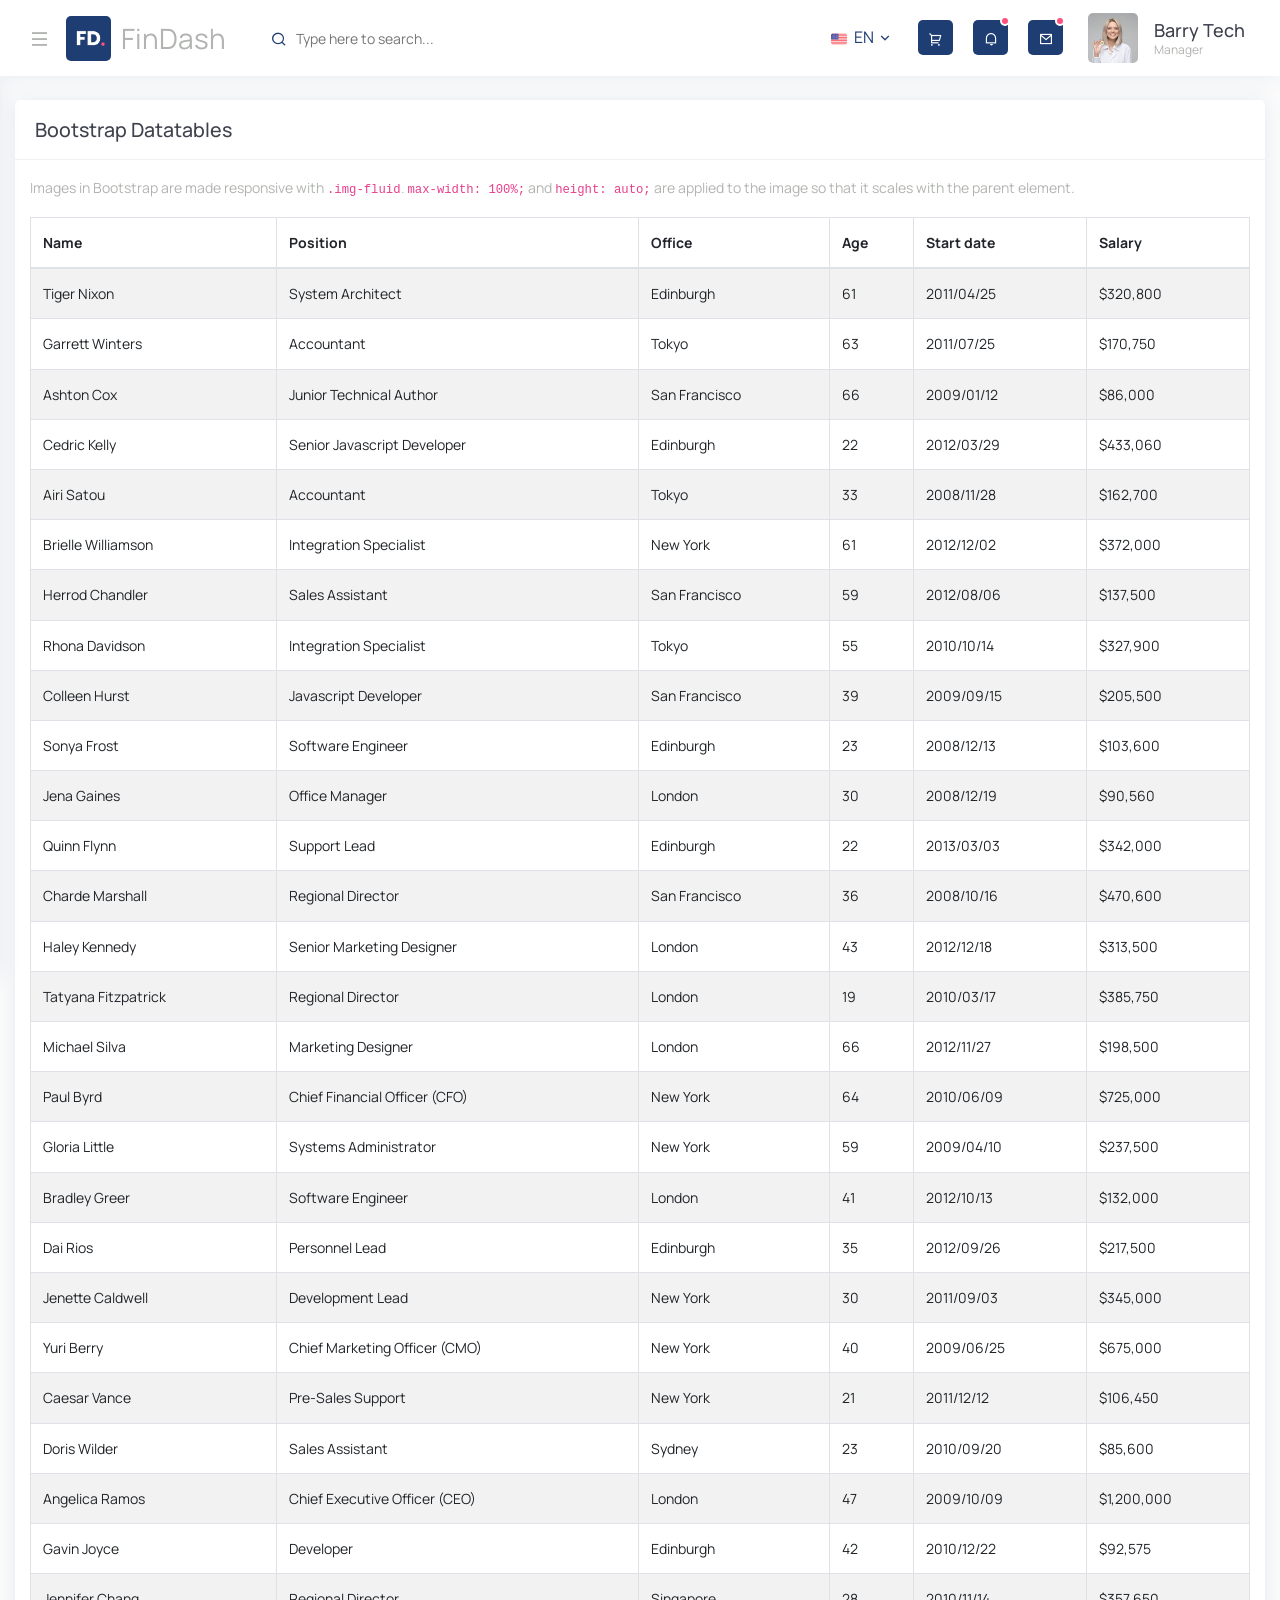
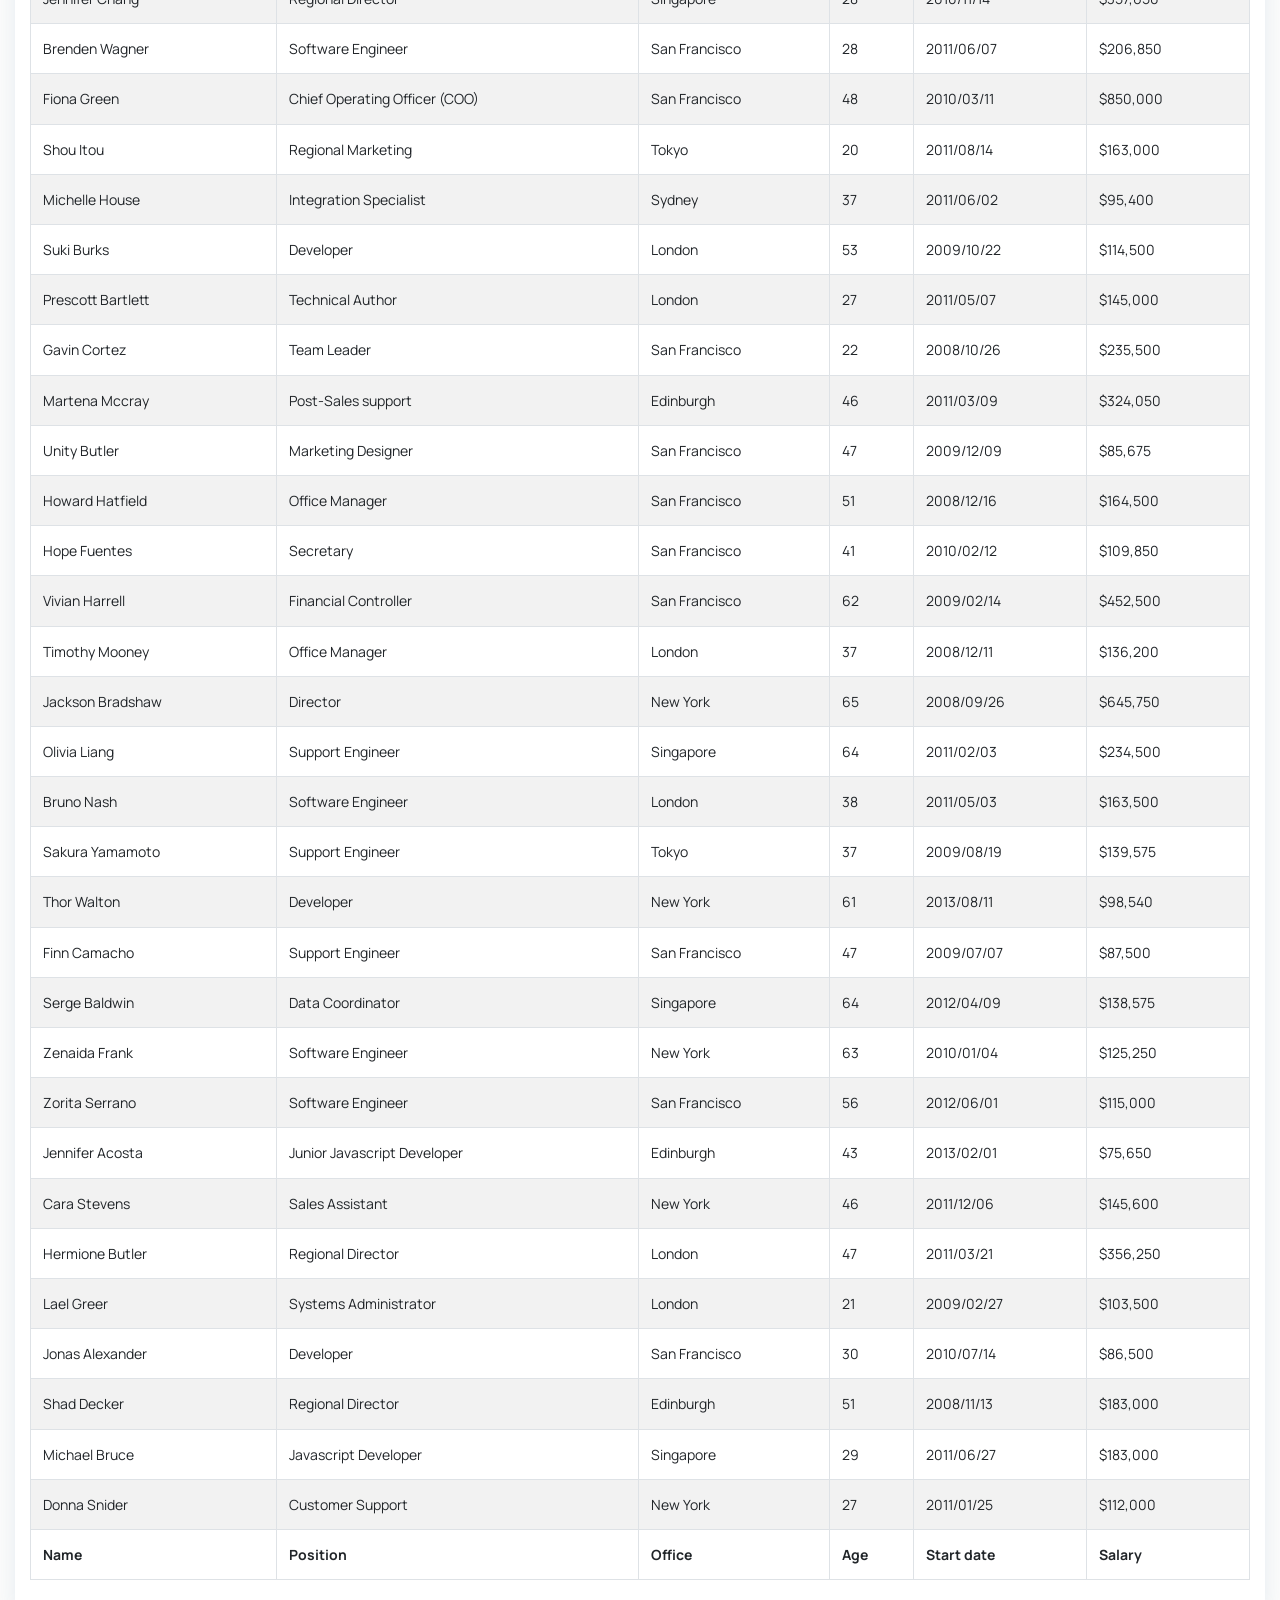
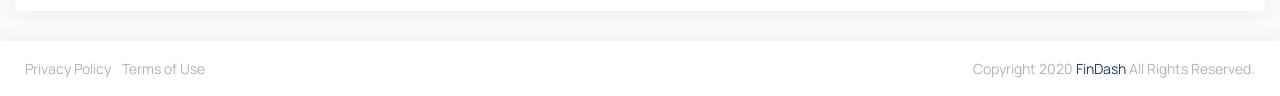
<file: FINDASH/html/data-table.html>
<!doctype html>
<html lang="en">
   <head>
      <!-- Required meta tags -->
      <meta charset="utf-8">
      <meta name="viewport" content="width=device-width, initial-scale=1, shrink-to-fit=no">
      <title>FinDash - Responsive Bootstrap 4 Admin Dashboard Template</title>
      <!-- Favicon -->
      <link rel="shortcut icon" href="images/favicon.ico" />
      <!-- Bootstrap CSS -->
      <link rel="stylesheet" href="css/bootstrap.min.css">
      <!-- Typography CSS -->
      <link rel="stylesheet" href="css/typography.css">
      <!-- Style CSS -->
      <link rel="stylesheet" href="css/style.css">
      <!-- Responsive CSS -->
      <link rel="stylesheet" href="css/responsive.css">
   </head>
   <body class="sidebar-main-active right-column-fixed">
      <!-- loader Start -->
      <div id="loading">
         <div id="loading-center">
         </div>
      </div>
      <!-- loader END -->
      <!-- Wrapper Start -->
      <div class="wrapper">
         <!-- Sidebar  -->
         <div class="iq-sidebar">
            <div class="iq-navbar-logo d-flex justify-content-between">
               <a href="index.html" class="header-logo">
                  <img src="images/logo.png" class="img-fluid rounded" alt="">
                  <span>FinDash</span>
               </a>
               <div class="iq-menu-bt align-self-center">
                  <div class="wrapper-menu">
                     <div class="main-circle"><i class="ri-menu-line"></i></div>
                     <div class="hover-circle"><i class="ri-close-fill"></i></div>
                  </div>
               </div>
            </div>
            <div id="sidebar-scrollbar">
               <nav class="iq-sidebar-menu">
                  <ul id="iq-sidebar-toggle" class="iq-menu">
                     <li>
                        <a href="#dashboard" class="iq-waves-effect" data-toggle="collapse" aria-expanded="false"><span class="ripple rippleEffect"></span><i class="las la-home iq-arrow-left"></i><span>Dashboard</span><i class="ri-arrow-right-s-line iq-arrow-right"></i></a>
                        <ul id="dashboard" class="iq-submenu collapse" data-parent="#iq-sidebar-toggle">
                           <li><a href="index.html"><i class="las la-laptop-code"></i>Account Dashboard</a></li>
                           
                        </ul>
                     </li>
                   
                     
                     <li>
                        <a href="#userinfo" class="iq-waves-effect" data-toggle="collapse" aria-expanded="false"><span class="ripple rippleEffect"></span><i class="las la-user-tie iq-arrow-left"></i><span>User</span><i class="ri-arrow-right-s-line iq-arrow-right"></i></a>
                        <ul id="userinfo" class="iq-submenu collapse" data-parent="#iq-sidebar-toggle" style="">
                           <li><a href="profile.html"><i class="las la-id-card-alt"></i>User Profile</a></li>
                           <li><a href="profile-edit.html"><i class="las la-edit"></i>User Edit</a></li>
                           <li><a href="add-user.html"><i class="las la-plus-circle"></i>User Add</a></li>
                           <li><a href="user-list.html"><i class="las la-th-list"></i>User List</a></li>
                        </ul>
                     </li>
                    
                     <li>
                        <a href="#ui-elements" class="iq-waves-effect collapsed" data-toggle="collapse" aria-expanded="false"><i class="lab la-elementor iq-arrow-left"></i><span>UI Elements</span><i class="ri-arrow-right-s-line iq-arrow-right"></i></a>
                        <ul id="ui-elements" class="iq-submenu collapse" data-parent="#iq-sidebar-toggle">
                           <li><a href="ui-colors.html"><i class="las la-palette"></i>colors</a></li>
                           <li><a href="ui-typography.html"><i class="las la-keyboard"></i>Typography</a></li>
                           <li><a href="ui-alerts.html"><i class="las la-tag"></i>Alerts</a></li>
                           <li><a href="ui-badges.html"><i class="lab la-atlassian"></i>Badges</a></li>
                           <li><a href="ui-breadcrumb.html"><i class="las la-bars"></i>Breadcrumb</a></li>
                           <li><a href="ui-buttons.html"><i class="las la-tablet"></i>Buttons</a></li>
                           <li><a href="ui-cards.html"><i class="las la-credit-card"></i>Cards</a></li>
                           <li><a href="ui-carousel.html"><i class="las la-film"></i>Carousel</a></li>
                           <li><a href="ui-embed-video.html"><i class="las la-video"></i>Video</a></li>
                           <li><a href="ui-grid.html"><i class="las la-border-all"></i>Grid</a></li>
                           <li><a href="ui-images.html"><i class="las la-images"></i>Images</a></li>
                           <li><a href="ui-list-group.html"><i class="las la-list"></i>list Group</a></li>
                           <li><a href="ui-media-object.html"><i class="las la-ad"></i>Media</a></li>
                           <li><a href="ui-modal.html"><i class="las la-columns"></i>Modal</a></li>
                           <li><a href="ui-notifications.html"><i class="las la-bell"></i>Notifications</a></li>
                           <li><a href="ui-pagination.html"><i class="las la-ellipsis-h"></i>Pagination</a></li>
                           <li><a href="ui-popovers.html"><i class="las la-eraser"></i>Popovers</a></li>
                           <li><a href="ui-progressbars.html"><i class="las la-hdd"></i>Progressbars</a></li>
                           <li><a href="ui-tabs.html"><i class="las la-database"></i>Tabs</a></li>
                           <li><a href="ui-tooltips.html"><i class="las la-magnet"></i>Tooltips</a></li>
                        </ul>
                     </li>
                     <li>
                        <a href="#forms" class="iq-waves-effect collapsed" data-toggle="collapse" aria-expanded="false"><i class="lab la-wpforms iq-arrow-left"></i><span>Forms</span><i class="ri-arrow-right-s-line iq-arrow-right"></i></a>
                        <ul id="forms" class="iq-submenu collapse" data-parent="#iq-sidebar-toggle">
                           <li><a href="form-layout.html"><i class="las la-book"></i>Form Elements</a></li>
                           <li><a href="form-validation.html"><i class="las la-edit"></i>Form Validation</a></li>
                           <li><a href="form-switch.html"><i class="las la-toggle-off"></i>Form Switch</a></li>
                           <li><a href="form-chechbox.html"><i class="las la-check-square"></i>Form Checkbox</a></li>
                           <li><a href="form-radio.html"><i class="ri-radio-button-line"></i>Form Radio</a></li>
                        </ul>
                     </li>
                     <li>
                        <a href="#wizard-form" class="iq-waves-effect collapsed" data-toggle="collapse" aria-expanded="false"><i class="ri-archive-drawer-line iq-arrow-left"></i><span>Forms Wizard</span><i class="ri-arrow-right-s-line iq-arrow-right"></i></a>
                        <ul id="wizard-form" class="iq-submenu collapse" data-parent="#iq-sidebar-toggle">
                           <li><a href="form-wizard.html"><i class="ri-clockwise-line"></i>Simple Wizard</a></li>
                           <li><a href="form-wizard-validate.html"><i class="ri-clockwise-2-line"></i>Validate Wizard</a></li>
                           <li><a href="form-wizard-vertical.html"><i class="ri-anticlockwise-line"></i>Vertical Wizard</a></li>
                        </ul>
                     </li>
                     <li class="active">
                        <a href="#tables" class="iq-waves-effect collapsed" data-toggle="collapse" aria-expanded="true"><i class="ri-table-line iq-arrow-left"></i><span>Table</span><i class="ri-arrow-right-s-line iq-arrow-right"></i></a>
                        <ul id="tables" class="iq-submenu collapse show" data-parent="#iq-sidebar-toggle">
                           <li><a href="tables-basic.html"><i class="ri-table-line"></i>Basic Tables</a></li>
                           <li class="active"><a href="data-table.html"><i class="ri-database-line"></i>Data Table</a></li>
                           <li><a href="table-editable.html"><i class="ri-refund-line"></i>Editable Table</a></li>
                        </ul>
                     </li>
                     <li>
                        <a href="#charts" class="iq-waves-effect collapsed" data-toggle="collapse" aria-expanded="false"><i class="ri-pie-chart-box-line iq-arrow-left"></i><span>Charts</span><i class="ri-arrow-right-s-line iq-arrow-right"></i></a>
                        <ul id="charts" class="iq-submenu collapse" data-parent="#iq-sidebar-toggle">
                          
                           <li><a href="chart-apex.html"><i class="ri-folder-chart-2-line"></i>Apex Chart</a></li>
                        </ul>
                     </li>
                     <li>
                        <a href="#icons" class="iq-waves-effect collapsed" data-toggle="collapse" aria-expanded="false"><i class="ri-list-check iq-arrow-left"></i><span>Icons</span><i class="ri-arrow-right-s-line iq-arrow-right"></i></a>
                        <ul id="icons" class="iq-submenu collapse" data-parent="#iq-sidebar-toggle">
                           <li><a href="icon-dripicons.html"><i class="ri-stack-line"></i>Dripicons</a></li>
                           <li><a href="icon-fontawesome-5.html"><i class="ri-facebook-fill"></i>Font Awesome 5</a></li>
                           <li><a href="icon-lineawesome.html"><i class="ri-keynote-line"></i>line Awesome</a></li>
                           <li><a href="icon-remixicon.html"><i class="ri-remixicon-line"></i>Remixicon</a></li>
                           <li><a href="icon-unicons.html"><i class="ri-underline"></i>unicons</a></li>
                        </ul>
                     </li>
                     <li>
                        <a href="#authentication" class="iq-waves-effect collapsed" data-toggle="collapse" aria-expanded="false"><i class="ri-pages-line iq-arrow-left"></i><span>Authentication</span><i class="ri-arrow-right-s-line iq-arrow-right"></i></a>
                        <ul id="authentication" class="iq-submenu collapse" data-parent="#iq-sidebar-toggle">
                           <li><a href="sign-in.html"><i class="las la-sign-in-alt"></i>Login</a></li>
                           <li><a href="sign-up.html"><i class="ri-login-circle-line"></i>Register</a></li>
                           <li><a href="pages-recoverpw.html"><i class="ri-record-mail-line"></i>Recover Password</a></li>
                           <li><a href="pages-confirm-mail.html"><i class="ri-file-code-line"></i>Confirm Mail</a></li>
                           <li><a href="pages-lock-screen.html"><i class="ri-lock-line"></i>Lock Screen</a></li>
                        </ul>
                     </li>
                     <li>
                        <a href="#extra-pages" class="iq-waves-effect collapsed" data-toggle="collapse" aria-expanded="false"><i class="ri-pantone-line iq-arrow-left"></i><span>Extra Pages</span><i class="ri-arrow-right-s-line iq-arrow-right"></i></a>
                        <ul id="extra-pages" class="iq-submenu collapse" data-parent="#iq-sidebar-toggle">
                           <li><a href="pages-timeline.html"><i class="ri-map-pin-time-line"></i>Timeline</a></li>
                           <li><a href="pages-invoice.html"><i class="ri-question-answer-line"></i>Invoice</a></li>
                           <li><a href="blank-page.html"><i class="ri-invision-line"></i>Blank Page</a></li>
                           <li><a href="pages-error.html"><i class="ri-error-warning-line"></i>Error 404</a></li>
                           <li><a href="pages-error-500.html"><i class="ri-error-warning-line"></i>Error 500</a></li>
                           <li><a href="pages-pricing.html"><i class="ri-price-tag-line"></i>Pricing</a></li>
                           <li><a href="pages-pricing-one.html"><i class="ri-price-tag-2-line"></i>Pricing 1</a></li>
                           <li><a href="pages-maintenance.html"><i class="ri-archive-line"></i>Maintenance</a></li>
                           <li><a href="pages-comingsoon.html"><i class="ri-mastercard-line"></i>Coming Soon</a></li>
                           <li><a href="pages-faq.html"><i class="ri-compasses-line"></i>Faq</a></li>
                        </ul>
                     </li>
                     <li>
                        <a href="#menu-level" class="iq-waves-effect collapsed" data-toggle="collapse" aria-expanded="false"><i class="ri-record-circle-line iq-arrow-left"></i><span>Menu Level</span><i class="ri-arrow-right-s-line iq-arrow-right"></i></a>
                        <ul id="menu-level" class="iq-submenu collapse" data-parent="#iq-sidebar-toggle">
                           <li><a href="#"><i class="ri-record-circle-line"></i>Menu 1</a></li>
                           <li>
                              <a href="#"><i class="ri-record-circle-line"></i>Menu 2</a>
                              
                           </li>
                           <li><a href="#"><i class="ri-record-circle-line"></i>Menu 3</a></li>
                           <li><a href="#"><i class="ri-record-circle-line"></i>Menu 4</a></li>
                        </ul>
                     </li>
                  </ul>
               </nav>
               <div class="p-3"></div>
            </div>
         </div>
         <!-- TOP Nav Bar -->
         <div class="iq-top-navbar">
            <div class="iq-navbar-custom">
               <nav class="navbar navbar-expand-lg navbar-light p-0">
                  <div class="iq-menu-bt d-flex align-items-center">
                     <div class="wrapper-menu">
                        <div class="main-circle"><i class="ri-menu-line"></i></div>
                        <div class="hover-circle"><i class="ri-close-fill"></i></div>
                     </div>
                     <div class="iq-navbar-logo d-flex justify-content-between ml-3">
                        <a href="index.html" class="header-logo">
                        <img src="images/logo.png" class="img-fluid rounded" alt="">
                        <span>FinDash</span>
                        </a>
                     </div>
                  </div>
                  <div class="iq-search-bar">
                     <form action="#" class="searchbox">
                        <input type="text" class="text search-input" placeholder="Type here to search...">
                        <a class="search-link" href="#"><i class="ri-search-line"></i></a>
                     </form>
                  </div>
                  <button class="navbar-toggler" type="button" data-toggle="collapse" data-target="#navbarSupportedContent" aria-controls="navbarSupportedContent"  aria-label="Toggle navigation">
                  <i class="ri-menu-3-line"></i>
                  </button>
                  <div class="collapse navbar-collapse" id="navbarSupportedContent">
                     <ul class="navbar-nav ml-auto navbar-list">
                        <li class="nav-item">
                           <a class="search-toggle iq-waves-effect language-title" href="#"><span class="ripple rippleEffect" style="width: 98px; height: 98px; top: -15px; left: 56.2969px;"></span><img src="images/small/flag-01.png" alt="img-flaf" class="img-fluid mr-1" style="height: 16px; width: 16px;"> EN <i class="ri-arrow-down-s-line"></i></a>
                           <div class="iq-sub-dropdown">
                              <a class="iq-sub-card" href="#"><img src="images/small/flag-02.png" alt="img-flaf" class="img-fluid mr-2">French</a>
                              <a class="iq-sub-card" href="#"><img src="images/small/flag-03.png" alt="img-flaf" class="img-fluid mr-2">Spanish</a>
                              <a class="iq-sub-card" href="#"><img src="images/small/flag-04.png" alt="img-flaf" class="img-fluid mr-2">Italian</a>
                              <a class="iq-sub-card" href="#"><img src="images/small/flag-05.png" alt="img-flaf" class="img-fluid mr-2">German</a>
                              <a class="iq-sub-card" href="#"><img src="images/small/flag-06.png" alt="img-flaf" class="img-fluid mr-2">Japanese</a>
                           </div>
                        </li>
                        <li class="nav-item nav-icon">
                           <a href="#" class="iq-waves-effect bg-primary rounded"><span class="ripple rippleeffect"></span><i class="ri-shopping-cart-2-line"></i></a>
                        </li>
                        <li class="nav-item nav-icon">
                           <a href="#" class="search-toggle iq-waves-effect bg-primary rounded">
                           <i class="ri-notification-line"></i>
                           <span class="bg-danger dots"></span>
                           </a>
                           <div class="iq-sub-dropdown">
                              <div class="iq-card shadow-none m-0">
                                 <div class="iq-card-body p-0 ">
                                    <div class="bg-primary p-3">
                                       <h5 class="mb-0 text-white">all notifications<smaLl cLass="badge  badge-light float-right pt-1">4</small></h5>
                                    </div>
                                    <a href="#" class="iq-sub-card" >
                                       <div class="media align-items-center">
                                          <div class="">
                                             <img class="avatar-40 rounded" src="images/user/01.jpg" alt="">
                                          </div>
                                          <div class="media-body ml-3">
                                             <h6 class="mb-0 ">Emma Watson Barry</h6>
                                             <small class="float-right font-size-12">Just now</small>
                                             <p class="mb-0">95 MB</p>
                                          </div>
                                       </div>
                                    </a>
                                    <a href="#" class="iq-sub-card" >
                                       <div class="media align-items-center">
                                          <div class="">
                                             <img class="avatar-40 rounded" src="images/user/02.jpg" alt="">
                                          </div>
                                          <div class="media-body ml-3">
                                             <h6 class="mb-0 ">New customer is join</h6>
                                             <small class="float-right font-size-12">5 days ago</small>
                                             <p class="mb-0">Cyst Barry</p>
                                          </div>
                                       </div>
                                    </a>
                                    <a href="#" class="iq-sub-card" >
                                       <div class="media align-items-center">
                                          <div class="">
                                             <img class="avatar-40 rounded" src="images/user/03.jpg" alt="">
                                          </div>
                                          <div class="media-body ml-3">
                                             <h6 class="mb-0 ">Two customer is left</h6>
                                             <small class="float-right font-size-12">2 days ago</small>
                                             <p class="mb-0">Cyst Barry</p>
                                          </div>
                                       </div>
                                    </a>
                                    <a href="#" class="iq-sub-card" >
                                       <div class="media align-items-center">
                                          <div class="">
                                             <img class="avatar-40 rounded" src="images/user/04.jpg" alt="">
                                          </div>
                                          <div class="media-body ml-3">
                                             <h6 class="mb-0 ">New mail from fenny</H6>
                                             <small class="float-right font-size-12">3 days ago</small>
                                             <p class="mb-0">Cyst Barry</p>
                                          </div>
                                       </div>
                                    </a>
                                 </div>
                              </div>
                           </div>
                        </li>
                        <li class="nav-item nav-icon dropdown">
                           <a href="#" class="search-toggle iq-waves-effect bg-primary rounded">
                           <i class="ri-mail-line"></i>
                           <span class="bg-danger count-mail"></span>
                           </a>
                           <div class="iq-sub-dropdown">
                              <div class="iq-card shadow-none m-0">
                                 <div class="iq-card-body p-0 ">
                                    <div class="bg-primary p-3">
                                       <h5 class="mb-0 text-white">All Messages<small class="badge  bAdge-light float-right pt-1">5</small></h5>
                                    </div>
                                    <a href="#" class="iq-sub-card" >
                                       <div class="media align-items-center">
                                          <div class="">
                                             <img class="avatar-40 rounded" src="images/user/01.jpg" alt="">
                                          </div>
                                          <div class="media-body ml-3">
                                             <h6 class="mb-0 ">Barry Emma Watson</h6>
                                             <small class="float-left font-size-12">13 jun</small>
                                          </div>
                                       </div>
                                    </a>
                                    <a href="#" class="iq-sub-card" >
                                       <div class="media align-items-center">
                                          <div class="">
                                             <img class="avatar-40 rounded" src="images/user/02.jpg" alt="">
                                          </div>
                                          <div class="media-body ml-3">
                                             <h6 class="mb-0 ">Lorem Ipsum Watson</h6>
                                             <small class="float-left font-size-12">20 apr</small>
                                          </div>
                                       </div>
                                    </a>
                                    <a href="#" class="iq-sub-card" >
                                       <div class="media align-items-center">
                                          <div class="">
                                             <img class="avatar-40 rounded" src="images/user/03.jpg" alt="">
                                          </div>
                                          <div class="media-body ml-3">
                                             <h6 class="mb-0 ">Why do we use it?</h6>
                                             <small class="float-left font-size-12">30 jun</small>
                                          </div>
                                       </div>
                                    </a>
                                    <a href="#" class="iq-sub-card" >
                                       <div class="media align-items-center">
                                          <div class="">
                                             <img class="avatar-40 rounded" src="images/user/04.jpg" alt="">
                                          </div>
                                          <div class="media-body ml-3">
                                             <h6 class="mb-0 ">Variations Passages</h6>
                                             <small class="float-left font-size-12">12 sep</small>
                                          </div>
                                       </div>
                                    </a>
                                    <a href="#" class="iq-sub-card" >
                                       <div class="media align-items-center">
                                          <div class="">
                                             <img class="avatar-40 rounded" src="images/user/05.jpg" alt="">
                                          </div>
                                          <div class="media-body ml-3">
                                             <h6 class="mb-0 ">Lorem Ipsum generators</h6>
                                             <small class="float-left font-size-12">5 dec</small>
                                          </div>
                                       </div>
                                    </a>
                                 </div>
                              </div>
                           </div>
                        </li>
                     </ul>
                  </div>
                  <ul class="navbar-list">
                     <li class="line-height">
                        <a href="#" class="search-toggle iq-waves-effect d-flex align-items-center">
                           <img src="images/user/1.jpg" class="img-fluid rounded mr-3" alt="user">
                           <div class="caption">
                              <h6 class="mb-0 line-height">Barry Tech</h6>
                              <p class="mb-0">Manager</p>
                           </div>
                        </a>
                        <div class="iq-sub-dropdown iq-user-dropdown">
                           <div class="iq-card shadow-none m-0">
                              <div class="iq-card-body p-0 ">
                                 <div class="bg-primary p-3">
                                    <h5 class="mb-0 text-white line-height">Hello Barry Tech</h5>
                                    <span class="text-white font-size-12">Available</span>
                                 </div>
                                 <a href="profile.html" class="iq-sub-card iq-bg-primary-hover">
                                    <div class="media align-items-center">
                                       <div class="rounded iq-card-icon iq-bg-primary">
                                          <i class="ri-file-user-line"></i>
                                       </div>
                                       <div class="media-body ml-3">
                                          <h6 class="mb-0 ">My Profile</h6>
                                          <p class="mb-0 font-size-12">View personal profile details.</p>
                                       </div>
                                    </div>
                                 </a>
                                 <a href="profile-edit.html" class="iq-sub-card iq-bg-primary-hover">
                                    <div class="media align-items-center">
                                       <div class="rounded iq-card-icon iq-bg-primary">
                                          <i class="ri-profile-line"></i>
                                       </div>
                                       <div class="media-body ml-3">
                                          <h6 class="mb-0 ">Edit Profile</h6>
                                          <p class="mb-0 font-size-12">Modify your personal details.</p>
                                       </div>
                                    </div>
                                 </a>
                                 <a href="account-setting.html" class="iq-sub-card iq-bg-primary-hover">
                                    <div class="media align-items-center">
                                       <div class="rounded iq-card-icon iq-bg-primary">
                                          <i class="ri-account-box-line"></i>
                                       </div>
                                       <div class="media-body ml-3">
                                          <h6 class="mb-0 ">Account settings</h6>
                                          <p class="mb-0 font-size-12">Manage your account parameters.</p>
                                       </div>
                                    </div>
                                 </a>
                                 <a href="privacy-setting.html" class="iq-sub-card iq-bg-primary-hover">
                                    <div class="media align-items-center">
                                       <div class="rounded iq-card-icon iq-bg-primary">
                                          <i class="ri-lock-line"></i>
                                       </div>
                                       <div class="media-body ml-3">
                                          <h6 class="mb-0 ">Privacy Settings</h6>
                                          <p class="mb-0 font-size-12">Control your privacy parameters.</p>
                                       </div>
                                    </div>
                                 </a>
                                 <div class="d-inline-block w-100 text-center p-3">
                                    <a class="bg-primary iq-sign-btn" href="sign-in.html" role="button">Sign out<i class="ri-login-box-line ml-2"></i></a>
                                 </div>
                              </div>
                           </div>
                        </div>
                     </li>
                  </ul>
               </nav>
            </div>
         </div>
         <!-- TOP Nav Bar END -->
         
         <!-- Page Content  -->
         <div id="content-page" class="content-page">
            <div class="container-fluid">
               <div class="row">
                  <div class="col-sm-12">
                     <div class="iq-card">
                        <div class="iq-card-header d-flex justify-content-between">
                           <div class="iq-header-title">
                              <h4 class="card-title">Bootstrap Datatables</h4>
                           </div>
                        </div>
                        <div class="iq-card-body">
                           <p>Images in Bootstrap are made responsive with <code>.img-fluid</code>. <code>max-width: 100%;</code> and <code>height: auto;</code> are applied to the image so that it scales with the parent element.</p>
                           <div class="table-responsive">
                              <table id="datatable" class="table table-striped table-bordered" >
                                 <thead>
                                    <tr>
                                       <th>Name</th>
                                       <th>Position</th>
                                       <th>Office</th>
                                       <th>Age</th>
                                       <th>Start date</th>
                                       <th>Salary</th>
                                    </tr>
                                 </thead>
                                 <tbody>
                                    <tr>
                                       <td>Tiger Nixon</td>
                                       <td>System Architect</td>
                                       <td>Edinburgh</td>
                                       <td>61</td>
                                       <td>2011/04/25</td>
                                       <td>$320,800</td>
                                    </tr>
                                    <tr>
                                       <td>Garrett Winters</td>
                                       <td>Accountant</td>
                                       <td>Tokyo</td>
                                       <td>63</td>
                                       <td>2011/07/25</td>
                                       <td>$170,750</td>
                                    </tr>
                                    <tr>
                                       <td>Ashton Cox</td>
                                       <td>Junior Technical Author</td>
                                       <td>San Francisco</td>
                                       <td>66</td>
                                       <td>2009/01/12</td>
                                       <td>$86,000</td>
                                    </tr>
                                    <tr>
                                       <td>Cedric Kelly</td>
                                       <td>Senior Javascript Developer</td>
                                       <td>Edinburgh</td>
                                       <td>22</td>
                                       <td>2012/03/29</td>
                                       <td>$433,060</td>
                                    </tr>
                                    <tr>
                                       <td>Airi Satou</td>
                                       <td>Accountant</td>
                                       <td>Tokyo</td>
                                       <td>33</td>
                                       <td>2008/11/28</td>
                                       <td>$162,700</td>
                                    </tr>
                                    <tr>
                                       <td>Brielle Williamson</td>
                                       <td>Integration Specialist</td>
                                       <td>New York</td>
                                       <td>61</td>
                                       <td>2012/12/02</td>
                                       <td>$372,000</td>
                                    </tr>
                                    <tr>
                                       <td>Herrod Chandler</td>
                                       <td>Sales Assistant</td>
                                       <td>San Francisco</td>
                                       <td>59</td>
                                       <td>2012/08/06</td>
                                       <td>$137,500</td>
                                    </tr>
                                    <tr>
                                       <td>Rhona Davidson</td>
                                       <td>Integration Specialist</td>
                                       <td>Tokyo</td>
                                       <td>55</td>
                                       <td>2010/10/14</td>
                                       <td>$327,900</td>
                                    </tr>
                                    <tr>
                                       <td>Colleen Hurst</td>
                                       <td>Javascript Developer</td>
                                       <td>San Francisco</td>
                                       <td>39</td>
                                       <td>2009/09/15</td>
                                       <td>$205,500</td>
                                    </tr>
                                    <tr>
                                       <td>Sonya Frost</td>
                                       <td>Software Engineer</td>
                                       <td>Edinburgh</td>
                                       <td>23</td>
                                       <td>2008/12/13</td>
                                       <td>$103,600</td>
                                    </tr>
                                    <tr>
                                       <td>Jena Gaines</td>
                                       <td>Office Manager</td>
                                       <td>London</td>
                                       <td>30</td>
                                       <td>2008/12/19</td>
                                       <td>$90,560</td>
                                    </tr>
                                    <tr>
                                       <td>Quinn Flynn</td>
                                       <td>Support Lead</td>
                                       <td>Edinburgh</td>
                                       <td>22</td>
                                       <td>2013/03/03</td>
                                       <td>$342,000</td>
                                    </tr>
                                    <tr>
                                       <td>Charde Marshall</td>
                                       <td>Regional Director</td>
                                       <td>San Francisco</td>
                                       <td>36</td>
                                       <td>2008/10/16</td>
                                       <td>$470,600</td>
                                    </tr>
                                    <tr>
                                       <td>Haley Kennedy</td>
                                       <td>Senior Marketing Designer</td>
                                       <td>London</td>
                                       <td>43</td>
                                       <td>2012/12/18</td>
                                       <td>$313,500</td>
                                    </tr>
                                    <tr>
                                       <td>Tatyana Fitzpatrick</td>
                                       <td>Regional Director</td>
                                       <td>London</td>
                                       <td>19</td>
                                       <td>2010/03/17</td>
                                       <td>$385,750</td>
                                    </tr>
                                    <tr>
                                       <td>Michael Silva</td>
                                       <td>Marketing Designer</td>
                                       <td>London</td>
                                       <td>66</td>
                                       <td>2012/11/27</td>
                                       <td>$198,500</td>
                                    </tr>
                                    <tr>
                                       <td>Paul Byrd</td>
                                       <td>Chief Financial Officer (CFO)</td>
                                       <td>New York</td>
                                       <td>64</td>
                                       <td>2010/06/09</td>
                                       <td>$725,000</td>
                                    </tr>
                                    <tr>
                                       <td>Gloria Little</td>
                                       <td>Systems Administrator</td>
                                       <td>New York</td>
                                       <td>59</td>
                                       <td>2009/04/10</td>
                                       <td>$237,500</td>
                                    </tr>
                                    <tr>
                                       <td>Bradley Greer</td>
                                       <td>Software Engineer</td>
                                       <td>London</td>
                                       <td>41</td>
                                       <td>2012/10/13</td>
                                       <td>$132,000</td>
                                    </tr>
                                    <tr>
                                       <td>Dai Rios</td>
                                       <td>Personnel Lead</td>
                                       <td>Edinburgh</td>
                                       <td>35</td>
                                       <td>2012/09/26</td>
                                       <td>$217,500</td>
                                    </tr>
                                    <tr>
                                       <td>Jenette Caldwell</td>
                                       <td>Development Lead</td>
                                       <td>New York</td>
                                       <td>30</td>
                                       <td>2011/09/03</td>
                                       <td>$345,000</td>
                                    </tr>
                                    <tr>
                                       <td>Yuri Berry</td>
                                       <td>Chief Marketing Officer (CMO)</td>
                                       <td>New York</td>
                                       <td>40</td>
                                       <td>2009/06/25</td>
                                       <td>$675,000</td>
                                    </tr>
                                    <tr>
                                       <td>Caesar Vance</td>
                                       <td>Pre-Sales Support</td>
                                       <td>New York</td>
                                       <td>21</td>
                                       <td>2011/12/12</td>
                                       <td>$106,450</td>
                                    </tr>
                                    <tr>
                                       <td>Doris Wilder</td>
                                       <td>Sales Assistant</td>
                                       <td>Sydney</td>
                                       <td>23</td>
                                       <td>2010/09/20</td>
                                       <td>$85,600</td>
                                    </tr>
                                    <tr>
                                       <td>Angelica Ramos</td>
                                       <td>Chief Executive Officer (CEO)</td>
                                       <td>London</td>
                                       <td>47</td>
                                       <td>2009/10/09</td>
                                       <td>$1,200,000</td>
                                    </tr>
                                    <tr>
                                       <td>Gavin Joyce</td>
                                       <td>Developer</td>
                                       <td>Edinburgh</td>
                                       <td>42</td>
                                       <td>2010/12/22</td>
                                       <td>$92,575</td>
                                    </tr>
                                    <tr>
                                       <td>Jennifer Chang</td>
                                       <td>Regional Director</td>
                                       <td>Singapore</td>
                                       <td>28</td>
                                       <td>2010/11/14</td>
                                       <td>$357,650</td>
                                    </tr>
                                    <tr>
                                       <td>Brenden Wagner</td>
                                       <td>Software Engineer</td>
                                       <td>San Francisco</td>
                                       <td>28</td>
                                       <td>2011/06/07</td>
                                       <td>$206,850</td>
                                    </tr>
                                    <tr>
                                       <td>Fiona Green</td>
                                       <td>Chief Operating Officer (COO)</td>
                                       <td>San Francisco</td>
                                       <td>48</td>
                                       <td>2010/03/11</td>
                                       <td>$850,000</td>
                                    </tr>
                                    <tr>
                                       <td>Shou Itou</td>
                                       <td>Regional Marketing</td>
                                       <td>Tokyo</td>
                                       <td>20</td>
                                       <td>2011/08/14</td>
                                       <td>$163,000</td>
                                    </tr>
                                    <tr>
                                       <td>Michelle House</td>
                                       <td>Integration Specialist</td>
                                       <td>Sydney</td>
                                       <td>37</td>
                                       <td>2011/06/02</td>
                                       <td>$95,400</td>
                                    </tr>
                                    <tr>
                                       <td>Suki Burks</td>
                                       <td>Developer</td>
                                       <td>London</td>
                                       <td>53</td>
                                       <td>2009/10/22</td>
                                       <td>$114,500</td>
                                    </tr>
                                    <tr>
                                       <td>Prescott Bartlett</td>
                                       <td>Technical Author</td>
                                       <td>London</td>
                                       <td>27</td>
                                       <td>2011/05/07</td>
                                       <td>$145,000</td>
                                    </tr>
                                    <tr>
                                       <td>Gavin Cortez</td>
                                       <td>Team Leader</td>
                                       <td>San Francisco</td>
                                       <td>22</td>
                                       <td>2008/10/26</td>
                                       <td>$235,500</td>
                                    </tr>
                                    <tr>
                                       <td>Martena Mccray</td>
                                       <td>Post-Sales support</td>
                                       <td>Edinburgh</td>
                                       <td>46</td>
                                       <td>2011/03/09</td>
                                       <td>$324,050</td>
                                    </tr>
                                    <tr>
                                       <td>Unity Butler</td>
                                       <td>Marketing Designer</td>
                                       <td>San Francisco</td>
                                       <td>47</td>
                                       <td>2009/12/09</td>
                                       <td>$85,675</td>
                                    </tr>
                                    <tr>
                                       <td>Howard Hatfield</td>
                                       <td>Office Manager</td>
                                       <td>San Francisco</td>
                                       <td>51</td>
                                       <td>2008/12/16</td>
                                       <td>$164,500</td>
                                    </tr>
                                    <tr>
                                       <td>Hope Fuentes</td>
                                       <td>Secretary</td>
                                       <td>San Francisco</td>
                                       <td>41</td>
                                       <td>2010/02/12</td>
                                       <td>$109,850</td>
                                    </tr>
                                    <tr>
                                       <td>Vivian Harrell</td>
                                       <td>Financial Controller</td>
                                       <td>San Francisco</td>
                                       <td>62</td>
                                       <td>2009/02/14</td>
                                       <td>$452,500</td>
                                    </tr>
                                    <tr>
                                       <td>Timothy Mooney</td>
                                       <td>Office Manager</td>
                                       <td>London</td>
                                       <td>37</td>
                                       <td>2008/12/11</td>
                                       <td>$136,200</td>
                                    </tr>
                                    <tr>
                                       <td>Jackson Bradshaw</td>
                                       <td>Director</td>
                                       <td>New York</td>
                                       <td>65</td>
                                       <td>2008/09/26</td>
                                       <td>$645,750</td>
                                    </tr>
                                    <tr>
                                       <td>Olivia Liang</td>
                                       <td>Support Engineer</td>
                                       <td>Singapore</td>
                                       <td>64</td>
                                       <td>2011/02/03</td>
                                       <td>$234,500</td>
                                    </tr>
                                    <tr>
                                       <td>Bruno Nash</td>
                                       <td>Software Engineer</td>
                                       <td>London</td>
                                       <td>38</td>
                                       <td>2011/05/03</td>
                                       <td>$163,500</td>
                                    </tr>
                                    <tr>
                                       <td>Sakura Yamamoto</td>
                                       <td>Support Engineer</td>
                                       <td>Tokyo</td>
                                       <td>37</td>
                                       <td>2009/08/19</td>
                                       <td>$139,575</td>
                                    </tr>
                                    <tr>
                                       <td>Thor Walton</td>
                                       <td>Developer</td>
                                       <td>New York</td>
                                       <td>61</td>
                                       <td>2013/08/11</td>
                                       <td>$98,540</td>
                                    </tr>
                                    <tr>
                                       <td>Finn Camacho</td>
                                       <td>Support Engineer</td>
                                       <td>San Francisco</td>
                                       <td>47</td>
                                       <td>2009/07/07</td>
                                       <td>$87,500</td>
                                    </tr>
                                    <tr>
                                       <td>Serge Baldwin</td>
                                       <td>Data Coordinator</td>
                                       <td>Singapore</td>
                                       <td>64</td>
                                       <td>2012/04/09</td>
                                       <td>$138,575</td>
                                    </tr>
                                    <tr>
                                       <td>Zenaida Frank</td>
                                       <td>Software Engineer</td>
                                       <td>New York</td>
                                       <td>63</td>
                                       <td>2010/01/04</td>
                                       <td>$125,250</td>
                                    </tr>
                                    <tr>
                                       <td>Zorita Serrano</td>
                                       <td>Software Engineer</td>
                                       <td>San Francisco</td>
                                       <td>56</td>
                                       <td>2012/06/01</td>
                                       <td>$115,000</td>
                                    </tr>
                                    <tr>
                                       <td>Jennifer Acosta</td>
                                       <td>Junior Javascript Developer</td>
                                       <td>Edinburgh</td>
                                       <td>43</td>
                                       <td>2013/02/01</td>
                                       <td>$75,650</td>
                                    </tr>
                                    <tr>
                                       <td>Cara Stevens</td>
                                       <td>Sales Assistant</td>
                                       <td>New York</td>
                                       <td>46</td>
                                       <td>2011/12/06</td>
                                       <td>$145,600</td>
                                    </tr>
                                    <tr>
                                       <td>Hermione Butler</td>
                                       <td>Regional Director</td>
                                       <td>London</td>
                                       <td>47</td>
                                       <td>2011/03/21</td>
                                       <td>$356,250</td>
                                    </tr>
                                    <tr>
                                       <td>Lael Greer</td>
                                       <td>Systems Administrator</td>
                                       <td>London</td>
                                       <td>21</td>
                                       <td>2009/02/27</td>
                                       <td>$103,500</td>
                                    </tr>
                                    <tr>
                                       <td>Jonas Alexander</td>
                                       <td>Developer</td>
                                       <td>San Francisco</td>
                                       <td>30</td>
                                       <td>2010/07/14</td>
                                       <td>$86,500</td>
                                    </tr>
                                    <tr>
                                       <td>Shad Decker</td>
                                       <td>Regional Director</td>
                                       <td>Edinburgh</td>
                                       <td>51</td>
                                       <td>2008/11/13</td>
                                       <td>$183,000</td>
                                    </tr>
                                    <tr>
                                       <td>Michael Bruce</td>
                                       <td>Javascript Developer</td>
                                       <td>Singapore</td>
                                       <td>29</td>
                                       <td>2011/06/27</td>
                                       <td>$183,000</td>
                                    </tr>
                                    <tr>
                                       <td>Donna Snider</td>
                                       <td>Customer Support</td>
                                       <td>New York</td>
                                       <td>27</td>
                                       <td>2011/01/25</td>
                                       <td>$112,000</td>
                                    </tr>
                                 </tbody>
                                 <tfoot>
                                    <tr>
                                       <th>Name</th>
                                       <th>Position</th>
                                       <th>Office</th>
                                       <th>Age</th>
                                       <th>Start date</th>
                                       <th>Salary</th>
                                    </tr>
                                 </tfoot>
                              </table>
                           </div>
                        </div>
                     </div>
                  </div>
               </div>
            </div>
         </div>
      </div>
      <!-- Wrapper END -->
       <!-- Footer -->
      <footer class="iq-footer">
         <div class="container-fluid">
            <div class="row">
               <div class="col-lg-6">
                  <ul class="list-inline mb-0">
                     <li class="list-inline-item"><a href="privacy-policy.html">Privacy Policy</a></li>
                     <li class="list-inline-item"><a href="terms-of-service.html">Terms of Use</a></li>
                  </ul>
               </div>
               <div class="col-lg-6 text-right">
                  Copyright 2020 <a href="#">FinDash</a> All Rights Reserved.
               </div>
            </div>
         </div>
      </footer>
      <!-- Footer END -->
    
      <!-- Optional JavaScript -->
      <!-- jQuery first, then Popper.js, then Bootstrap JS -->
      <script src="js/jquery.min.js"></script>
      <script src="js/popper.min.js"></script>
      <script src="js/bootstrap.min.js"></script>
      <!-- Appear JavaScript -->
      <script src="js/jquery.appear.js"></script>
      <!-- Countdown JavaScript -->
      <script src="js/countdown.min.js"></script>
      <!-- Counterup JavaScript -->
      <script src="js/waypoints.min.js"></script>
      <script src="js/jquery.counterup.min.js"></script>
      <!-- Wow JavaScript -->
      <script src="js/wow.min.js"></script>
      <!-- Apexcharts JavaScript -->
      <script src="js/apexcharts.js"></script>
      <!-- Slick JavaScript -->
      <script src="js/slick.min.js"></script>
      <!-- Select2 JavaScript -->
      <script src="js/select2.min.js"></script>
      <!-- Owl Carousel JavaScript -->
      <script src="js/owl.carousel.min.js"></script>
      <!-- Magnific Popup JavaScript -->
      <script src="js/jquery.magnific-popup.min.js"></script>
      <!-- Smooth Scrollbar JavaScript -->
      <script src="js/smooth-scrollbar.js"></script>
      <!-- lottie JavaScript -->
      <script src="js/lottie.js"></script>
      <!-- am core JavaScript -->
      <script src="js/core.js"></script>
      <!-- am charts JavaScript -->
      <script src="js/charts.js"></script>
      <!-- am animated JavaScript -->
      <script src="js/animated.js"></script>
      <!-- am kelly JavaScript -->
      <script src="js/kelly.js"></script>
      <!-- am maps JavaScript -->
      <script src="js/maps.js"></script>
      <!-- am worldLow JavaScript -->
      <script src="js/worldLow.js"></script>
      <!-- Style Customizer -->
      <script src="js/style-customizer.js"></script>
      <!-- Chart Custom JavaScript -->
      <script src="js/chart-custom.js"></script>
      <!-- Custom JavaScript -->
      <script src="js/custom.js"></script>
   </body>
</html>
</file>
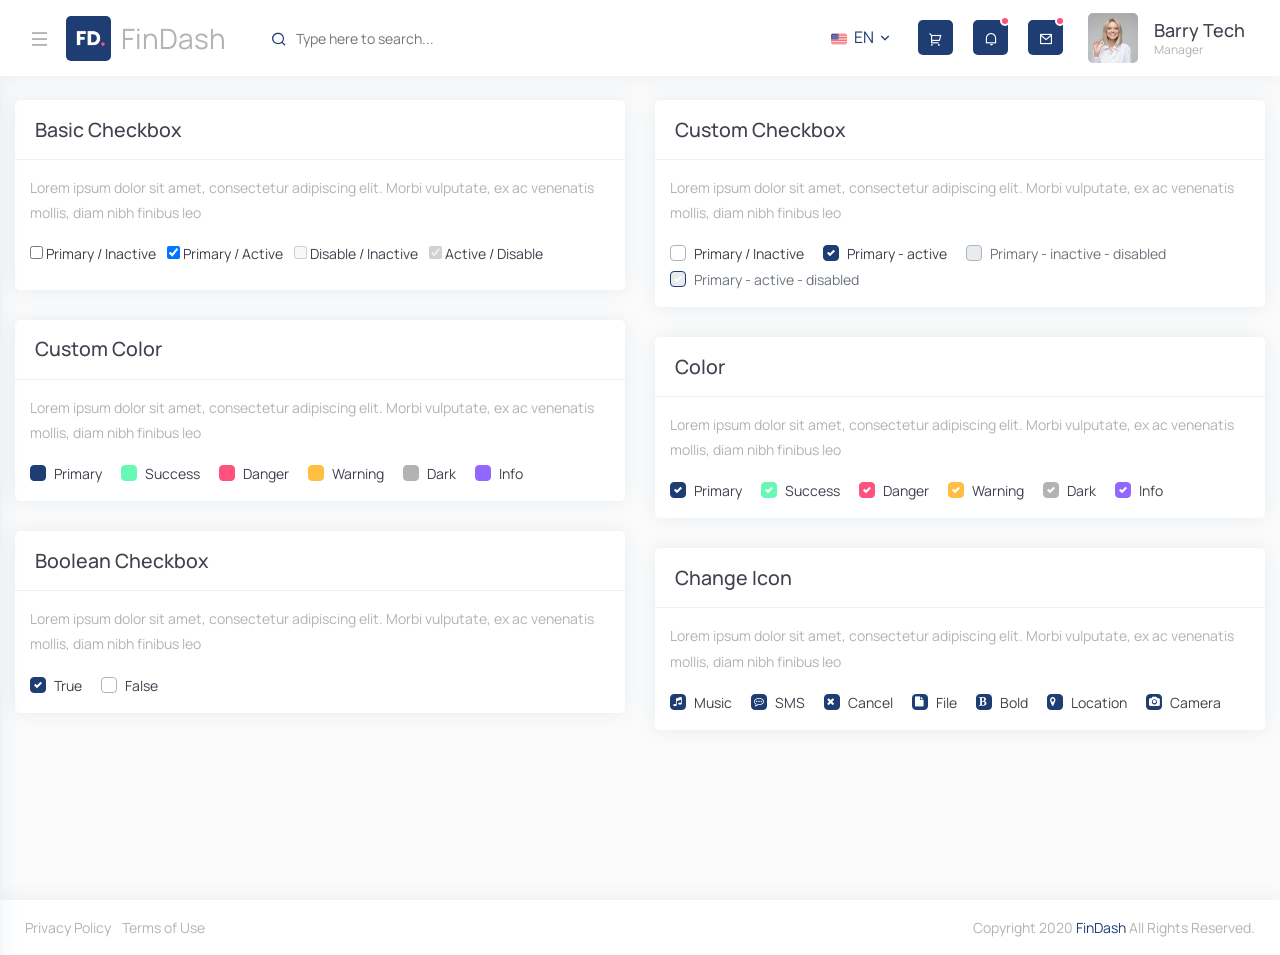
<file: FINDASH/html/form-chechbox.html>
<!doctype html>
<html lang="en">
   <head>
      <!-- Required meta tags -->
      <meta charset="utf-8">
      <meta name="viewport" content="width=device-width, initial-scale=1, shrink-to-fit=no">
      <title>FinDash - Responsive Bootstrap 4 Admin Dashboard Template</title>
      <!-- Favicon -->
      <link rel="shortcut icon" href="images/favicon.ico" />
      <!-- Bootstrap CSS -->
      <link rel="stylesheet" href="css/bootstrap.min.css">
      <!-- Typography CSS -->
      <link rel="stylesheet" href="css/typography.css">
      <!-- Style CSS -->
      <link rel="stylesheet" href="css/style.css">
      <!-- Responsive CSS -->
      <link rel="stylesheet" href="css/responsive.css">
   </head>
   <body class="sidebar-main-active right-column-fixed">
      <!-- loader Start -->
      <div id="loading">
         <div id="loading-center">
         </div>
      </div>
      <!-- loader END -->
      <!-- Wrapper Start -->
      <div class="wrapper">
         <!-- Sidebar  -->
         <div class="iq-sidebar">
            <div class="iq-navbar-logo d-flex justify-content-between">
               <a href="index.html" class="header-logo">
                  <img src="images/logo.png" class="img-fluid rounded" alt="">
                  <span>FinDash</span>
               </a>
               <div class="iq-menu-bt align-self-center">
                  <div class="wrapper-menu">
                     <div class="main-circle"><i class="ri-menu-line"></i></div>
                     <div class="hover-circle"><i class="ri-close-fill"></i></div>
                  </div>
               </div>
            </div>
            <div id="sidebar-scrollbar">
               <nav class="iq-sidebar-menu">
                  <ul id="iq-sidebar-toggle" class="iq-menu">
                     <li>
                        <a href="#dashboard" class="iq-waves-effect" data-toggle="collapse" aria-expanded="false"><span class="ripple rippleEffect"></span><i class="las la-home iq-arrow-left"></i><span>Dashboard</span><i class="ri-arrow-right-s-line iq-arrow-right"></i></a>
                        <ul id="dashboard" class="iq-submenu collapse" data-parent="#iq-sidebar-toggle">
                           <li><a href="index.html"><i class="las la-laptop-code"></i>Account Dashboard</a></li>
                           
                        </ul>
                     </li>
                   
                     
                     <li>
                        <a href="#userinfo" class="iq-waves-effect" data-toggle="collapse" aria-expanded="false"><span class="ripple rippleEffect"></span><i class="las la-user-tie iq-arrow-left"></i><span>User</span><i class="ri-arrow-right-s-line iq-arrow-right"></i></a>
                        <ul id="userinfo" class="iq-submenu collapse" data-parent="#iq-sidebar-toggle" style="">
                           <li><a href="profile.html"><i class="las la-id-card-alt"></i>User Profile</a></li>
                           <li><a href="profile-edit.html"><i class="las la-edit"></i>User Edit</a></li>
                           <li><a href="add-user.html"><i class="las la-plus-circle"></i>User Add</a></li>
                           <li><a href="user-list.html"><i class="las la-th-list"></i>User List</a></li>
                        </ul>
                     </li>
                    
                     <li>
                        <a href="#ui-elements" class="iq-waves-effect collapsed" data-toggle="collapse" aria-expanded="false"><i class="lab la-elementor iq-arrow-left"></i><span>UI Elements</span><i class="ri-arrow-right-s-line iq-arrow-right"></i></a>
                        <ul id="ui-elements" class="iq-submenu collapse" data-parent="#iq-sidebar-toggle">
                           <li><a href="ui-colors.html"><i class="las la-palette"></i>colors</a></li>
                           <li><a href="ui-typography.html"><i class="las la-keyboard"></i>Typography</a></li>
                           <li><a href="ui-alerts.html"><i class="las la-tag"></i>Alerts</a></li>
                           <li><a href="ui-badges.html"><i class="lab la-atlassian"></i>Badges</a></li>
                           <li><a href="ui-breadcrumb.html"><i class="las la-bars"></i>Breadcrumb</a></li>
                           <li><a href="ui-buttons.html"><i class="las la-tablet"></i>Buttons</a></li>
                           <li><a href="ui-cards.html"><i class="las la-credit-card"></i>Cards</a></li>
                           <li><a href="ui-carousel.html"><i class="las la-film"></i>Carousel</a></li>
                           <li><a href="ui-embed-video.html"><i class="las la-video"></i>Video</a></li>
                           <li><a href="ui-grid.html"><i class="las la-border-all"></i>Grid</a></li>
                           <li><a href="ui-images.html"><i class="las la-images"></i>Images</a></li>
                           <li><a href="ui-list-group.html"><i class="las la-list"></i>list Group</a></li>
                           <li><a href="ui-media-object.html"><i class="las la-ad"></i>Media</a></li>
                           <li><a href="ui-modal.html"><i class="las la-columns"></i>Modal</a></li>
                           <li><a href="ui-notifications.html"><i class="las la-bell"></i>Notifications</a></li>
                           <li><a href="ui-pagination.html"><i class="las la-ellipsis-h"></i>Pagination</a></li>
                           <li><a href="ui-popovers.html"><i class="las la-eraser"></i>Popovers</a></li>
                           <li><a href="ui-progressbars.html"><i class="las la-hdd"></i>Progressbars</a></li>
                           <li><a href="ui-tabs.html"><i class="las la-database"></i>Tabs</a></li>
                           <li><a href="ui-tooltips.html"><i class="las la-magnet"></i>Tooltips</a></li>
                        </ul>
                     </li>
                     <li class="active">
                        <a href="#forms" class="iq-waves-effect collapsed" data-toggle="collapse" aria-expanded="true"><i class="lab la-wpforms iq-arrow-left"></i><span>Forms</span><i class="ri-arrow-right-s-line iq-arrow-right"></i></a>
                        <ul id="forms" class="iq-submenu collapse show" data-parent="#iq-sidebar-toggle">
                           <li><a href="form-layout.html"><i class="las la-book"></i>Form Elements</a></li>
                           <li><a href="form-validation.html"><i class="las la-edit"></i>Form Validation</a></li>
                           <li><a href="form-switch.html"><i class="las la-toggle-off"></i>Form Switch</a></li>
                           <li class="active"><a href="form-chechbox.html"><i class="las la-check-square"></i>Form Checkbox</a></li>
                           <li><a href="form-radio.html"><i class="ri-radio-button-line"></i>Form Radio</a></li>
                        </ul>
                     </li>
                     <li>
                        <a href="#wizard-form" class="iq-waves-effect collapsed" data-toggle="collapse" aria-expanded="false"><i class="ri-archive-drawer-line iq-arrow-left"></i><span>Forms Wizard</span><i class="ri-arrow-right-s-line iq-arrow-right"></i></a>
                        <ul id="wizard-form" class="iq-submenu collapse" data-parent="#iq-sidebar-toggle">
                           <li><a href="form-wizard.html"><i class="ri-clockwise-line"></i>Simple Wizard</a></li>
                           <li><a href="form-wizard-validate.html"><i class="ri-clockwise-2-line"></i>Validate Wizard</a></li>
                           <li><a href="form-wizard-vertical.html"><i class="ri-anticlockwise-line"></i>Vertical Wizard</a></li>
                        </ul>
                     </li>
                     <li>
                        <a href="#tables" class="iq-waves-effect collapsed" data-toggle="collapse" aria-expanded="false"><i class="ri-table-line iq-arrow-left"></i><span>Table</span><i class="ri-arrow-right-s-line iq-arrow-right"></i></a>
                        <ul id="tables" class="iq-submenu collapse" data-parent="#iq-sidebar-toggle">
                           <li><a href="tables-basic.html"><i class="ri-table-line"></i>Basic Tables</a></li>
                           <li><a href="data-table.html"><i class="ri-database-line"></i>Data Table</a></li>
                           <li><a href="table-editable.html"><i class="ri-refund-line"></i>Editable Table</a></li>
                        </ul>
                     </li>
                     <li>
                        <a href="#charts" class="iq-waves-effect collapsed" data-toggle="collapse" aria-expanded="false"><i class="ri-pie-chart-box-line iq-arrow-left"></i><span>Charts</span><i class="ri-arrow-right-s-line iq-arrow-right"></i></a>
                        <ul id="charts" class="iq-submenu collapse" data-parent="#iq-sidebar-toggle">
                          
                           <li><a href="chart-apex.html"><i class="ri-folder-chart-2-line"></i>Apex Chart</a></li>
                        </ul>
                     </li>
                     <li>
                        <a href="#icons" class="iq-waves-effect collapsed" data-toggle="collapse" aria-expanded="false"><i class="ri-list-check iq-arrow-left"></i><span>Icons</span><i class="ri-arrow-right-s-line iq-arrow-right"></i></a>
                        <ul id="icons" class="iq-submenu collapse" data-parent="#iq-sidebar-toggle">
                           <li><a href="icon-dripicons.html"><i class="ri-stack-line"></i>Dripicons</a></li>
                           <li><a href="icon-fontawesome-5.html"><i class="ri-facebook-fill"></i>Font Awesome 5</a></li>
                           <li><a href="icon-lineawesome.html"><i class="ri-keynote-line"></i>line Awesome</a></li>
                           <li><a href="icon-remixicon.html"><i class="ri-remixicon-line"></i>Remixicon</a></li>
                           <li><a href="icon-unicons.html"><i class="ri-underline"></i>unicons</a></li>
                        </ul>
                     </li>
                     <li>
                        <a href="#authentication" class="iq-waves-effect collapsed" data-toggle="collapse" aria-expanded="false"><i class="ri-pages-line iq-arrow-left"></i><span>Authentication</span><i class="ri-arrow-right-s-line iq-arrow-right"></i></a>
                        <ul id="authentication" class="iq-submenu collapse" data-parent="#iq-sidebar-toggle">
                           <li><a href="sign-in.html"><i class="las la-sign-in-alt"></i>Login</a></li>
                           <li><a href="sign-up.html"><i class="ri-login-circle-line"></i>Register</a></li>
                           <li><a href="pages-recoverpw.html"><i class="ri-record-mail-line"></i>Recover Password</a></li>
                           <li><a href="pages-confirm-mail.html"><i class="ri-file-code-line"></i>Confirm Mail</a></li>
                           <li><a href="pages-lock-screen.html"><i class="ri-lock-line"></i>Lock Screen</a></li>
                        </ul>
                     </li>
                     <li>
                        <a href="#extra-pages" class="iq-waves-effect collapsed" data-toggle="collapse" aria-expanded="false"><i class="ri-pantone-line iq-arrow-left"></i><span>Extra Pages</span><i class="ri-arrow-right-s-line iq-arrow-right"></i></a>
                        <ul id="extra-pages" class="iq-submenu collapse" data-parent="#iq-sidebar-toggle">
                           <li><a href="pages-timeline.html"><i class="ri-map-pin-time-line"></i>Timeline</a></li>
                           <li><a href="pages-invoice.html"><i class="ri-question-answer-line"></i>Invoice</a></li>
                           <li><a href="blank-page.html"><i class="ri-invision-line"></i>Blank Page</a></li>
                           <li><a href="pages-error.html"><i class="ri-error-warning-line"></i>Error 404</a></li>
                           <li><a href="pages-error-500.html"><i class="ri-error-warning-line"></i>Error 500</a></li>
                           <li><a href="pages-pricing.html"><i class="ri-price-tag-line"></i>Pricing</a></li>
                           <li><a href="pages-pricing-one.html"><i class="ri-price-tag-2-line"></i>Pricing 1</a></li>
                           <li><a href="pages-maintenance.html"><i class="ri-archive-line"></i>Maintenance</a></li>
                           <li><a href="pages-comingsoon.html"><i class="ri-mastercard-line"></i>Coming Soon</a></li>
                           <li><a href="pages-faq.html"><i class="ri-compasses-line"></i>Faq</a></li>
                        </ul>
                     </li>
                     <li>
                        <a href="#menu-level" class="iq-waves-effect collapsed" data-toggle="collapse" aria-expanded="false"><i class="ri-record-circle-line iq-arrow-left"></i><span>Menu Level</span><i class="ri-arrow-right-s-line iq-arrow-right"></i></a>
                        <ul id="menu-level" class="iq-submenu collapse" data-parent="#iq-sidebar-toggle">
                           <li><a href="#"><i class="ri-record-circle-line"></i>Menu 1</a></li>
                           <li>
                              <a href="#"><i class="ri-record-circle-line"></i>Menu 2</a>
                              
                           </li>
                           <li><a href="#"><i class="ri-record-circle-line"></i>Menu 3</a></li>
                           <li><a href="#"><i class="ri-record-circle-line"></i>Menu 4</a></li>
                        </ul>
                     </li>
                  </ul>
               </nav>
               <div class="p-3"></div>
            </div>
         </div>
         <!-- TOP Nav Bar -->
         <div class="iq-top-navbar">
            <div class="iq-navbar-custom">
               <nav class="navbar navbar-expand-lg navbar-light p-0">
                  <div class="iq-menu-bt d-flex align-items-center">
                     <div class="wrapper-menu">
                        <div class="main-circle"><i class="ri-menu-line"></i></div>
                        <div class="hover-circle"><i class="ri-close-fill"></i></div>
                     </div>
                     <div class="iq-navbar-logo d-flex justify-content-between ml-3">
                        <a href="index.html" class="header-logo">
                        <img src="images/logo.png" class="img-fluid rounded" alt="">
                        <span>FinDash</span>
                        </a>
                     </div>
                  </div>
                  <div class="iq-search-bar">
                     <form action="#" class="searchbox">
                        <input type="text" class="text search-input" placeholder="Type here to search...">
                        <a class="search-link" href="#"><i class="ri-search-line"></i></a>
                     </form>
                  </div>
                  <button class="navbar-toggler" type="button" data-toggle="collapse" data-target="#navbarSupportedContent" aria-controls="navbarSupportedContent"  aria-label="Toggle navigation">
                  <i class="ri-menu-3-line"></i>
                  </button>
                  <div class="collapse navbar-collapse" id="navbarSupportedContent">
                     <ul class="navbar-nav ml-auto navbar-list">
                        <li class="nav-item">
                           <a class="search-toggle iq-waves-effect language-title" href="#"><span class="ripple rippleEffect" style="width: 98px; height: 98px; top: -15px; left: 56.2969px;"></span><img src="images/small/flag-01.png" alt="img-flaf" class="img-fluid mr-1" style="height: 16px; width: 16px;"> EN <i class="ri-arrow-down-s-line"></i></a>
                           <div class="iq-sub-dropdown">
                              <a class="iq-sub-card" href="#"><img src="images/small/flag-02.png" alt="img-flaf" class="img-fluid mr-2">French</a>
                              <a class="iq-sub-card" href="#"><img src="images/small/flag-03.png" alt="img-flaf" class="img-fluid mr-2">Spanish</a>
                              <a class="iq-sub-card" href="#"><img src="images/small/flag-04.png" alt="img-flaf" class="img-fluid mr-2">Italian</a>
                              <a class="iq-sub-card" href="#"><img src="images/small/flag-05.png" alt="img-flaf" class="img-fluid mr-2">German</a>
                              <a class="iq-sub-card" href="#"><img src="images/small/flag-06.png" alt="img-flaf" class="img-fluid mr-2">Japanese</a>
                           </div>
                        </li>
                        <li class="nav-item nav-icon">
                           <a href="#" class="iq-waves-effect bg-primary rounded"><span class="ripple rippleEffect"></span><i class="ri-shopping-cart-2-line"></i></a>
                        </li>
                        <li class="nav-item nav-icon">
                           <a href="#" class="search-toggle iq-waves-effect bg-primary rounded">
                           <i class="ri-notification-line"></i>
                           <span class="bg-danger dots"></span>
                           </a>
                           <div class="iq-sub-dropdown">
                              <div class="iq-card shadow-none m-0">
                                 <div class="iq-card-body p-0 ">
                                    <div class="bg-primary p-3">
                                       <h5 class="mb-0 text-white">All Notifications<small class="badge  badge-light float-right pt-1">4</small></h5>
                                    </div>
                                    <a href="#" class="iq-sub-card" >
                                       <div class="media align-items-center">
                                          <div class="">
                                             <img class="avatar-40 rounded" src="images/user/01.jpg" alt="">
                                          </div>
                                          <div class="media-body ml-3">
                                             <h6 class="mb-0 ">Emma Watson Barry</h6>
                                             <small class="float-right font-size-12">Just Now</small>
                                             <p class="mb-0">95 MB</p>
                                          </div>
                                       </div>
                                    </a>
                                    <a href="#" class="iq-sub-card" >
                                       <div class="media align-items-center">
                                          <div class="">
                                             <img class="avatar-40 rounded" src="images/user/02.jpg" alt="">
                                          </div>
                                          <div class="media-body ml-3">
                                             <h6 class="mb-0 ">New customer is join</h6>
                                             <small class="float-right font-size-12">5 days ago</small>
                                             <p class="mb-0">Cyst Barry</p>
                                          </div>
                                       </div>
                                    </a>
                                    <a href="#" class="iq-sub-card" >
                                       <div class="media align-items-center">
                                          <div class="">
                                             <img class="avatar-40 rounded" src="images/user/03.jpg" alt="">
                                          </div>
                                          <div class="media-body ml-3">
                                             <h6 class="mb-0 ">Two customer is left</h6>
                                             <small class="float-right font-size-12">2 days ago</small>
                                             <p class="mb-0">Cyst Barry</p>
                                          </div>
                                       </div>
                                    </a>
                                    <a href="#" class="iq-sub-card" >
                                       <div class="media align-items-center">
                                          <div class="">
                                             <img class="avatar-40 rounded" src="images/user/04.jpg" alt="">
                                          </div>
                                          <div class="media-body ml-3">
                                             <h6 class="mb-0 ">New Mail from Fenny</h6>
                                             <small class="float-right font-size-12">3 days ago</small>
                                             <p class="mb-0">Cyst Barry</p>
                                          </div>
                                       </div>
                                    </a>
                                 </div>
                              </div>
                           </div>
                        </li>
                        <li class="nav-item nav-icon dropdown">
                           <a href="#" class="search-toggle iq-waves-effect bg-primary rounded">
                           <i class="ri-mail-line"></i>
                           <span class="bg-danger count-mail"></span>
                           </a>
                           <div class="iq-sub-dropdown">
                              <div class="iq-card shadow-none m-0">
                                 <div class="iq-card-body p-0 ">
                                    <div class="bg-primary p-3">
                                       <h5 class="mb-0 text-white">All Messages<small class="badge  badge-light float-right pt-1">5</small></h5>
                                    </div>
                                    <a href="#" class="iq-sub-card" >
                                       <div class="media align-items-center">
                                          <div class="">
                                             <img class="avatar-40 rounded" src="images/user/01.jpg" alt="">
                                          </div>
                                          <div class="media-body ml-3">
                                             <h6 class="mb-0 ">Barry Emma Watson</h6>
                                             <small class="float-left font-size-12">13 Jun</small>
                                          </div>
                                       </div>
                                    </a>
                                    <a href="#" class="iq-sub-card" >
                                       <div class="media align-items-center">
                                          <div class="">
                                             <img class="avatar-40 rounded" src="images/user/02.jpg" alt="">
                                          </div>
                                          <div class="media-body ml-3">
                                             <h6 class="mb-0 ">Lorem Ipsum Watson</h6>
                                             <small class="float-left font-size-12">20 Apr</small>
                                          </div>
                                       </div>
                                    </a>
                                    <a href="#" class="iq-sub-card" >
                                       <div class="media align-items-center">
                                          <div class="">
                                             <img class="avatar-40 rounded" src="images/user/03.jpg" alt="">
                                          </div>
                                          <div class="media-body ml-3">
                                             <h6 class="mb-0 ">Why do we use it?</h6>
                                             <small class="float-left font-size-12">30 Jun</small>
                                          </div>
                                       </div>
                                    </a>
                                    <a href="#" class="iq-sub-card" >
                                       <div class="media align-items-center">
                                          <div class="">
                                             <img class="avatar-40 rounded" src="images/user/04.jpg" alt="">
                                          </div>
                                          <div class="media-body ml-3">
                                             <h6 class="mb-0 ">Variations Passages</h6>
                                             <small class="float-left font-size-12">12 Sep</small>
                                          </div>
                                       </div>
                                    </a>
                                    <a href="#" class="iq-sub-card" >
                                       <div class="media align-items-center">
                                          <div class="">
                                             <img class="avatar-40 rounded" src="images/user/05.jpg" alt="">
                                          </div>
                                          <div class="media-body ml-3">
                                             <h6 class="mb-0 ">Lorem Ipsum generators</h6>
                                             <small class="float-left font-size-12">5 Dec</small>
                                          </div>
                                       </div>
                                    </a>
                                 </div>
                              </div>
                           </div>
                        </li>
                     </ul>
                  </div>
                  <ul class="navbar-list">
                     <li class="line-height">
                        <a href="#" class="search-toggle iq-waves-effect d-flex align-items-center">
                           <img src="images/user/1.jpg" class="img-fluid rounded mr-3" alt="user">
                           <div class="caption">
                              <h6 class="mb-0 line-height">Barry Tech</h6>
                              <p class="mb-0">Manager</p>
                           </div>
                        </a>
                        <div class="iq-sub-dropdown iq-user-dropdown">
                           <div class="iq-card shadow-none m-0">
                              <div class="iq-card-body p-0 ">
                                 <div class="bg-primary p-3">
                                    <h5 class="mb-0 text-white line-height">Hello Barry Tech</h5>
                                    <span class="text-white font-size-12">Available</span>
                                 </div>
                                 <a href="profile.html" class="iq-sub-card iq-bg-primary-hover">
                                    <div class="media align-items-center">
                                       <div class="rounded iq-card-icon iq-bg-primary">
                                          <i class="ri-file-user-line"></i>
                                       </div>
                                       <div class="media-body ml-3">
                                          <h6 class="mb-0 ">My Profile</h6>
                                          <p class="mb-0 font-size-12">View personal profile details.</p>
                                       </div>
                                    </div>
                                 </a>
                                 <a href="profile-edit.html" class="iq-sub-card iq-bg-primary-hover">
                                    <div class="media align-items-center">
                                       <div class="rounded iq-card-icon iq-bg-primary">
                                          <i class="ri-profile-line"></i>
                                       </div>
                                       <div class="media-body ml-3">
                                          <h6 class="mb-0 ">Edit Profile</h6>
                                          <p class="mb-0 font-size-12">Modify your personal details.</p>
                                       </div>
                                    </div>
                                 </a>
                                 <a href="account-setting.html" class="iq-sub-card iq-bg-primary-hover">
                                    <div class="media align-items-center">
                                       <div class="rounded iq-card-icon iq-bg-primary">
                                          <i class="ri-account-box-line"></i>
                                       </div>
                                       <div class="media-body ml-3">
                                          <h6 class="mb-0 ">Account settings</h6>
                                          <p class="mb-0 font-size-12">Manage your account parameters.</p>
                                       </div>
                                    </div>
                                 </a>
                                 <a href="privacy-setting.html" class="iq-sub-card iq-bg-primary-hover">
                                    <div class="media align-items-center">
                                       <div class="rounded iq-card-icon iq-bg-primary">
                                          <i class="ri-lock-line"></i>
                                       </div>
                                       <div class="media-body ml-3">
                                          <h6 class="mb-0 ">Privacy Settings</h6>
                                          <p class="mb-0 font-size-12">Control your privacy parameters.</p>
                                       </div>
                                    </div>
                                 </a>
                                 <div class="d-inline-block w-100 text-center p-3">
                                    <a class="bg-primary iq-sign-btn" href="sign-in.html" role="button">Sign out<i class="ri-login-box-line ml-2"></i></a>
                                 </div>
                              </div>
                           </div>
                        </div>
                     </li>
                  </ul>
               </nav>
            </div>
         </div>
         <!-- TOP Nav Bar END -->
         
         <!-- Page Content  -->
         <div id="content-page" class="content-page">
            <div class="container-fluid">
               <div class="row">
                  <div class="col-sm-12 col-lg-6">
                     <div class="iq-card">
                        <div class="iq-card-header d-flex justify-content-between">
                           <div class="iq-header-title">
                              <h4 class="card-title">Basic Checkbox</h4>
                           </div>
                        </div>
                        <div class="iq-card-body">
                           <p>Lorem ipsum dolor sit amet, consectetur adipiscing elit. Morbi vulputate, ex ac venenatis mollis, diam nibh finibus leo</p>
                           <div class="checkbox d-inline-block mr-2">
                              <input type="checkbox" class="checkbox-input" id="checkbox1" >
                              <label for="checkbox1">Primary / Inactive</label>
                           </div>
                           <div class="checkbox d-inline-block mr-2">
                              <input type="checkbox" class="checkbox-input" id="checkbox2" checked="" >
                              <label for="checkbox2">Primary / Active</label>
                           </div>
                           <div class="checkbox d-inline-block mr-2">
                              <input type="checkbox" class="checkbox-input" id="checkbox3" disabled="">
                              <label for="checkbox3">Disable / Inactive</label>
                           </div>
                           <div class="checkbox d-inline-block mr-2">
                              <input type="checkbox" class="checkbox-input" id="checkbox4" checked="" disabled="">
                              <label for="checkbox4">Active / Disable</label>
                           </div>
                        </div>
                     </div>
                     <div class="iq-card">
                        <div class="iq-card-header d-flex justify-content-between">
                           <div class="iq-header-title">
                              <h4 class="card-title">Custom Color</h4>
                           </div>
                        </div>
                        <div class="iq-card-body">
                           <p>Lorem ipsum dolor sit amet, consectetur adipiscing elit. Morbi vulputate, ex ac venenatis mollis, diam nibh finibus leo</p>
                           <div class="custom-control custom-checkbox custom-checkbox-color custom-control-inline">
                              <input type="checkbox" class="custom-control-input bg-primary" id="customCheck-11">
                              <label class="custom-control-label" for="customCheck-11">Primary </label>
                           </div>
                           <div class="custom-control custom-checkbox custom-checkbox-color custom-control-inline">
                              <input type="checkbox" class="custom-control-input bg-success" id="customCheck-22">
                              <label class="custom-control-label" for="customCheck-22">Success</label>
                           </div>
                           <div class="custom-control custom-checkbox custom-checkbox-color custom-control-inline">
                              <input type="checkbox" class="custom-control-input bg-danger" id="customCheck-33">
                              <label class="custom-control-label" for="customCheck-33">Danger</label>
                           </div>
                           <div class="custom-control custom-checkbox custom-checkbox-color custom-control-inline">
                              <input type="checkbox" class="custom-control-input bg-warning" id="customCheck-44">
                              <label class="custom-control-label" for="customCheck-44">Warning</label>
                           </div>
                           <div class="custom-control custom-checkbox custom-checkbox-color custom-control-inline">
                              <input type="checkbox" class="custom-control-input bg-dark" id="customCheck-55">
                              <label class="custom-control-label" for="customCheck-55">Dark</label>
                           </div>
                           <div class="custom-control custom-checkbox custom-checkbox-color custom-control-inline">
                              <input type="checkbox" class="custom-control-input bg-info" id="customCheck-66">
                              <label class="custom-control-label" for="customCheck-66"> Info</label>
                           </div>
                        </div>
                     </div>
                     <div class="iq-card">
                        <div class="iq-card-header d-flex justify-content-between">
                           <div class="iq-header-title">
                              <h4 class="card-title">Boolean Checkbox</h4>
                           </div>
                        </div>
                        <div class="iq-card-body">
                           <p>Lorem ipsum dolor sit amet, consectetur adipiscing elit. Morbi vulputate, ex ac venenatis mollis, diam nibh finibus leo</p>
                           <div class="custom-control custom-checkbox custom-control-inline">
                              <input type="checkbox" class="custom-control-input" id="customCheck-t" checked="">
                              <label class="custom-control-label" for="customCheck-t">True</label>
                           </div>
                           <div class="custom-control custom-checkbox custom-control-inline">
                              <input type="checkbox" class="custom-control-input" id="customCheck-f">
                              <label class="custom-control-label" for="customCheck-f">False</label>
                           </div>
                        </div>
                     </div>
                  </div>
                  <div class="col-sm-12 col-lg-6">
                     <div class="iq-card">
                        <div class="iq-card-header d-flex justify-content-between">
                           <div class="iq-header-title">
                              <h4 class="card-title">Custom Checkbox</h4>
                           </div>
                        </div>
                        <div class="iq-card-body">
                           <p>Lorem ipsum dolor sit amet, consectetur adipiscing elit. Morbi vulputate, ex ac venenatis mollis, diam nibh finibus leo</p>
                           <div class="custom-control custom-checkbox custom-control-inline">
                              <input type="checkbox" class="custom-control-input" id="customCheck5">
                              <label class="custom-control-label" for="customCheck5">Primary / Inactive</label>
                           </div>
                           <div class="custom-control custom-checkbox custom-control-inline">
                              <input type="checkbox" class="custom-control-input" id="customCheck6" Checked="">
                              <label class="custom-control-label" for="customCheck6">Primary - active</label>
                           </div>
                           <div class="custom-control custom-checkbox custom-control-inline">
                              <input type="checkbox" class="custom-control-input" id="customCheck7"  disabled="">
                              <label class="custom-control-label" for="customCheck7">Primary - inactive - disabled</label>
                           </div>
                           <div class="custom-control custom-checkbox custom-control-inline">
                              <input type="checkbox" class="custom-control-input" id="customCheck8"  checked="" disabled="">
                              <label class="custom-control-label" for="customCheck8">Primary - active - disabled</label>
                           </div>
                        </div>
                     </div>
                     <div class="iq-card">
                        <div class="iq-card-header d-flex justify-content-between">
                           <div class="iq-header-title">
                              <h4 class="card-title">Color</h4>
                           </div>
                        </div>
                        <div class="iq-card-body">
                           <p>Lorem ipsum dolor sit amet, consectetur adipiscing elit. Morbi vulputate, ex ac venenatis mollis, diam nibh finibus leo</p>
                           <div class="custom-control custom-checkbox custom-checkbox-color-check custom-control-inline">
                              <input type="checkbox" class="custom-control-input bg-primary" id="customCheck-1" checked="">
                              <label class="custom-control-label" for="customCheck-1"> Primary</label>
                           </div>
                           <div class="custom-control custom-checkbox custom-checkbox-color-check custom-control-inline">
                              <input type="checkbox" class="custom-control-input bg-success" id="customCheck-2" checked="">
                              <label class="custom-control-label" for="customCheck-2">Success</label>
                           </div>
                           <div class="custom-control custom-checkbox custom-checkbox-color-check custom-control-inline">
                              <input type="checkbox" class="custom-control-input bg-danger" id="customCheck-3" checked="">
                              <label class="custom-control-label" for="customCheck-3">Danger</label>
                           </div>
                           <div class="custom-control custom-checkbox custom-checkbox-color-check custom-control-inline">
                              <input type="checkbox" class="custom-control-input bg-warning" id="customCheck-4" checked="">
                              <label class="custom-control-label" for="customCheck-4">Warning</label>
                           </div>
                           <div class="custom-control custom-checkbox custom-checkbox-color-check custom-control-inline">
                              <input type="checkbox" class="custom-control-input bg-dark" id="customCheck-5" checked="">
                              <label class="custom-control-label" for="customCheck-5">Dark</label>
                           </div>
                           <div class="custom-control custom-checkbox custom-checkbox-color-check custom-control-inline">
                              <input type="checkbox" class="custom-control-input bg-info" id="customCheck-6" checked="">
                              <label class="custom-control-label" for="customCheck-6">Info</label>
                           </div>
                        </div>
                     </div>
                     <div class="iq-card">
                        <div class="iq-card-header d-flex justify-content-between">
                           <div class="iq-header-title">
                              <h4 class="card-title">Change Icon</h4>
                           </div>
                        </div>
                        <div class="iq-card-body">
                           <p>Lorem ipsum dolor sit amet, consectetur adipiscing elit. Morbi vulputate, ex ac venenatis mollis, diam nibh finibus leo</p>
                           <div class="custom-control custom-checkbox checkbox-icon custom-control-inline">
                              <input type="checkbox" class="custom-control-input" id="customCheck-10" checked="">
                              <label class="custom-control-label" for="customCheck-10"><i class="fa fa-music"></i>Music</label>
                           </div>
                           <div class="custom-control custom-checkbox checkbox-icon custom-control-inline">
                              <input type="checkbox" class="custom-control-input" id="customCheck-20" checked="">
                              <label class="custom-control-label" for="customCheck-20"><i class="fa fa-commenting-o"></i>SMS</label>
                           </div>
                           <div class="custom-control custom-checkbox checkbox-icon custom-control-inline">
                              <input type="checkbox" class="custom-control-input" id="customCheck-30" checked="">
                              <label class="custom-control-label" for="customCheck-30"><i class="fa fa-times"></i>Cancel</label>
                           </div>
                           <div class="custom-control custom-checkbox checkbox-icon custom-control-inline">
                              <input type="checkbox" class="custom-control-input" id="customCheck-40" checked="">
                              <label class="custom-control-label" for="customCheck-40"><i class="fa fa-file"></i>File</label>
                           </div>
                           <div class="custom-control custom-checkbox checkbox-icon custom-control-inline">
                              <input type="checkbox" class="custom-control-input" id="customCheck-50" checked="">
                              <label class="custom-control-label" for="customCheck-50"><i class="fa fa-bold"></i>Bold</label>
                           </div>
                           <div class="custom-control custom-checkbox checkbox-icon custom-control-inline">
                              <input type="checkbox" class="custom-control-input" id="customCheck-60" checked="">
                              <label class="custom-control-label" for="customCheck-60"><i class="fa fa-map-marker"></i>Location</label>
                           </div>
                           <div class="custom-control custom-checkbox checkbox-icon custom-control-inline">
                              <input type="checkbox" class="custom-control-input" id="customCheck-70" checked="">
                              <label class="custom-control-label" for="customCheck-70"><i class="fa fa-camera"></i>Camera</label>
                           </div>
                        </div>
                     </div>
                  </div>
               </div>
            </div>
         </div>
      </div>
      <!-- Wrapper END -->
       <!-- Footer -->
      <footer class="iq-footer">
         <div class="container-fluid">
            <div class="row">
               <div class="col-lg-6">
                  <ul class="list-inline mb-0">
                     <li class="list-inline-item"><a href="privacy-policy.html">Privacy Policy</a></li>
                     <li class="list-inline-item"><a href="terms-of-service.html">Terms of Use</a></li>
                  </ul>
               </div>
               <div class="col-lg-6 text-right">
                  Copyright 2020 <a href="#">FinDash</a> All Rights Reserved.
               </div>
            </div>
         </div>
      </footer>
      <!-- Footer END -->
    
      <!-- Optional JavaScript -->
      <!-- jQuery first, then Popper.js, then Bootstrap JS -->
      <script src="js/jquery.min.js"></script>
      <script src="js/popper.min.js"></script>
      <script src="js/bootstrap.min.js"></script>
      <!-- Appear JavaScript -->
      <script src="js/jquery.appear.js"></script>
      <!-- Countdown JavaScript -->
      <script src="js/countdown.min.js"></script>
      <!-- Counterup JavaScript -->
      <script src="js/waypoints.min.js"></script>
      <script src="js/jquery.counterup.min.js"></script>
      <!-- Wow JavaScript -->
      <script src="js/wow.min.js"></script>
      <!-- Apexcharts JavaScript -->
      <script src="js/apexcharts.js"></script>
      <!-- Slick JavaScript -->
      <script src="js/slick.min.js"></script>
      <!-- Select2 JavaScript -->
      <script src="js/select2.min.js"></script>
      <!-- Owl Carousel JavaScript -->
      <script src="js/owl.carousel.min.js"></script>
      <!-- Magnific Popup JavaScript -->
      <script src="js/jquery.magnific-popup.min.js"></script>
      <!-- Smooth Scrollbar JavaScript -->
      <script src="js/smooth-scrollbar.js"></script>
      <!-- lottie JavaScript -->
      <script src="js/lottie.js"></script>
      <!-- am core JavaScript -->
      <script src="js/core.js"></script>
      <!-- am charts JavaScript -->
      <script src="js/charts.js"></script>
      <!-- am animated JavaScript -->
      <script src="js/animated.js"></script>
      <!-- am kelly JavaScript -->
      <script src="js/kelly.js"></script>
      <!-- am maps JavaScript -->
      <script src="js/maps.js"></script>
      <!-- am worldLow JavaScript -->
      <script src="js/worldLow.js"></script>
      <!-- Style Customizer -->
      <script src="js/style-customizer.js"></script>
      <!-- Chart Custom JavaScript -->
      <script src="js/chart-custom.js"></script>
      <!-- Custom JavaScript -->
      <script src="js/custom.js"></script>
   </body>
</html>
</file>
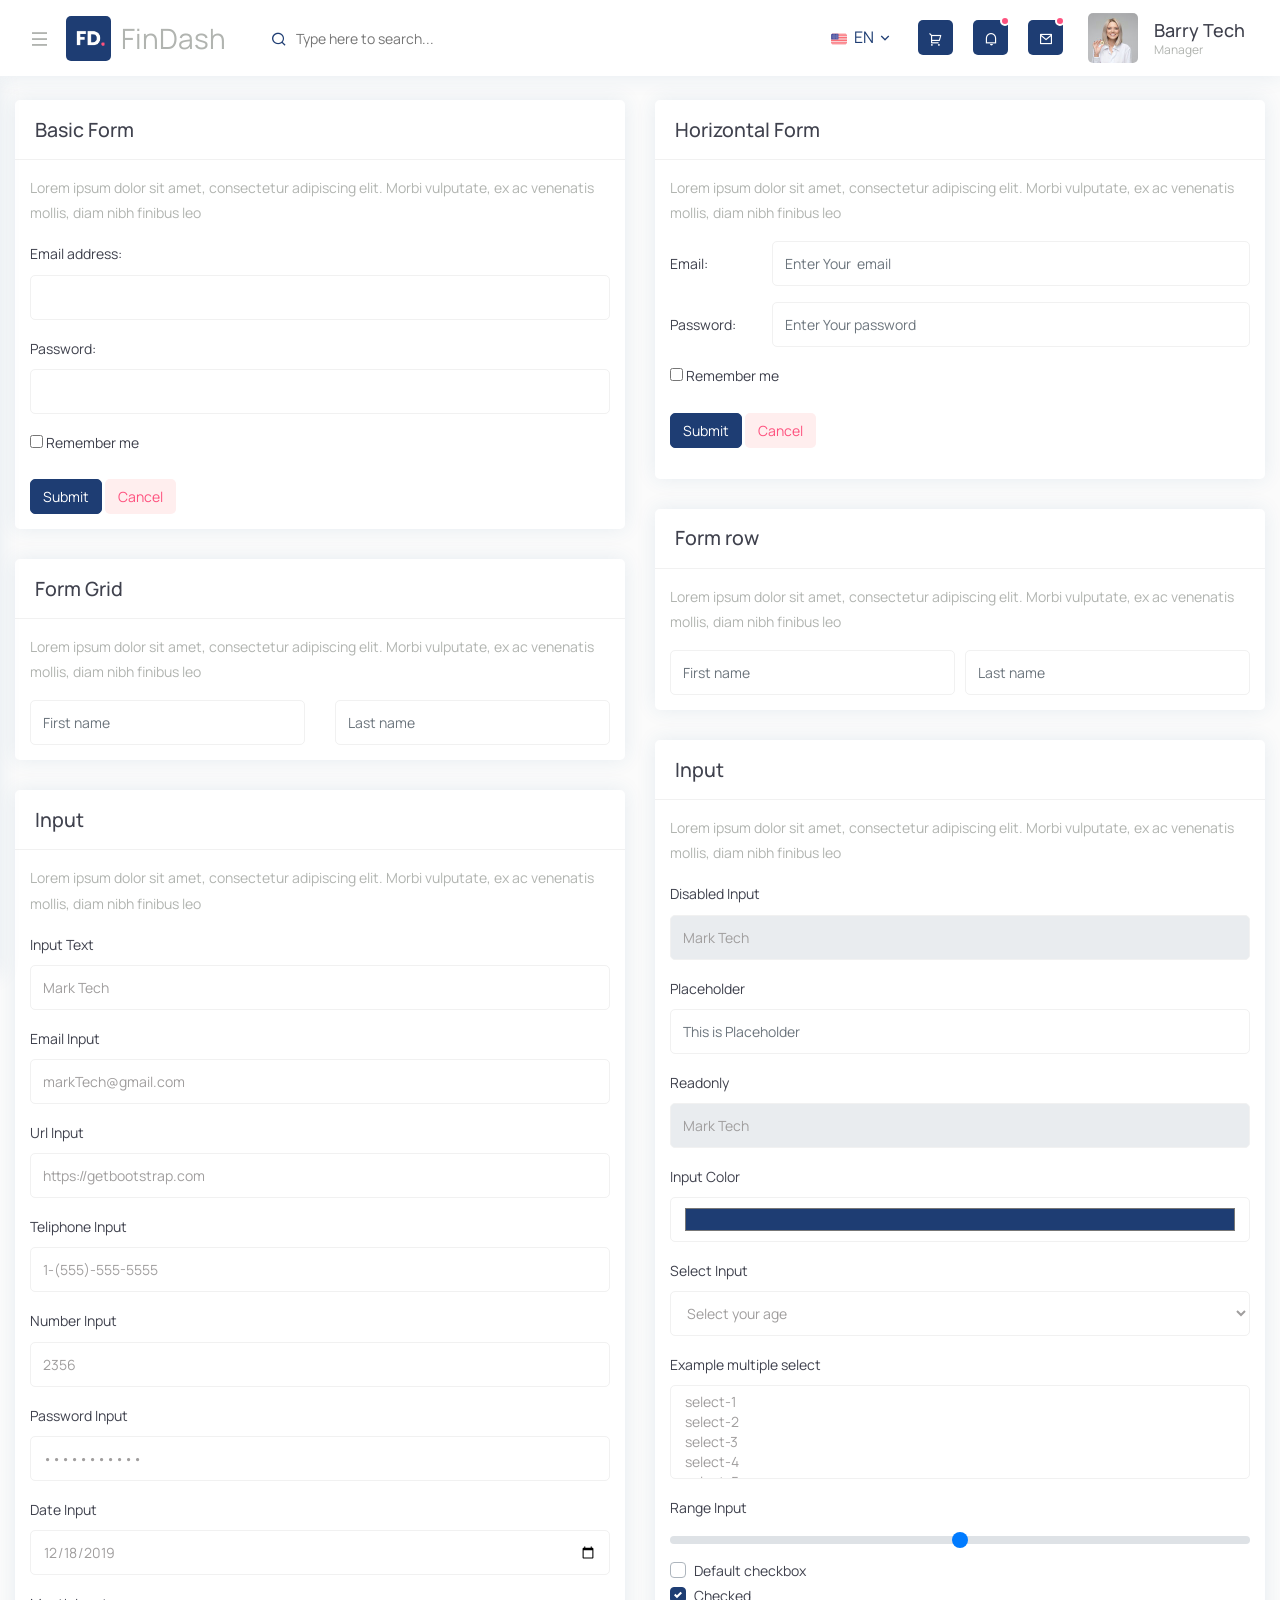
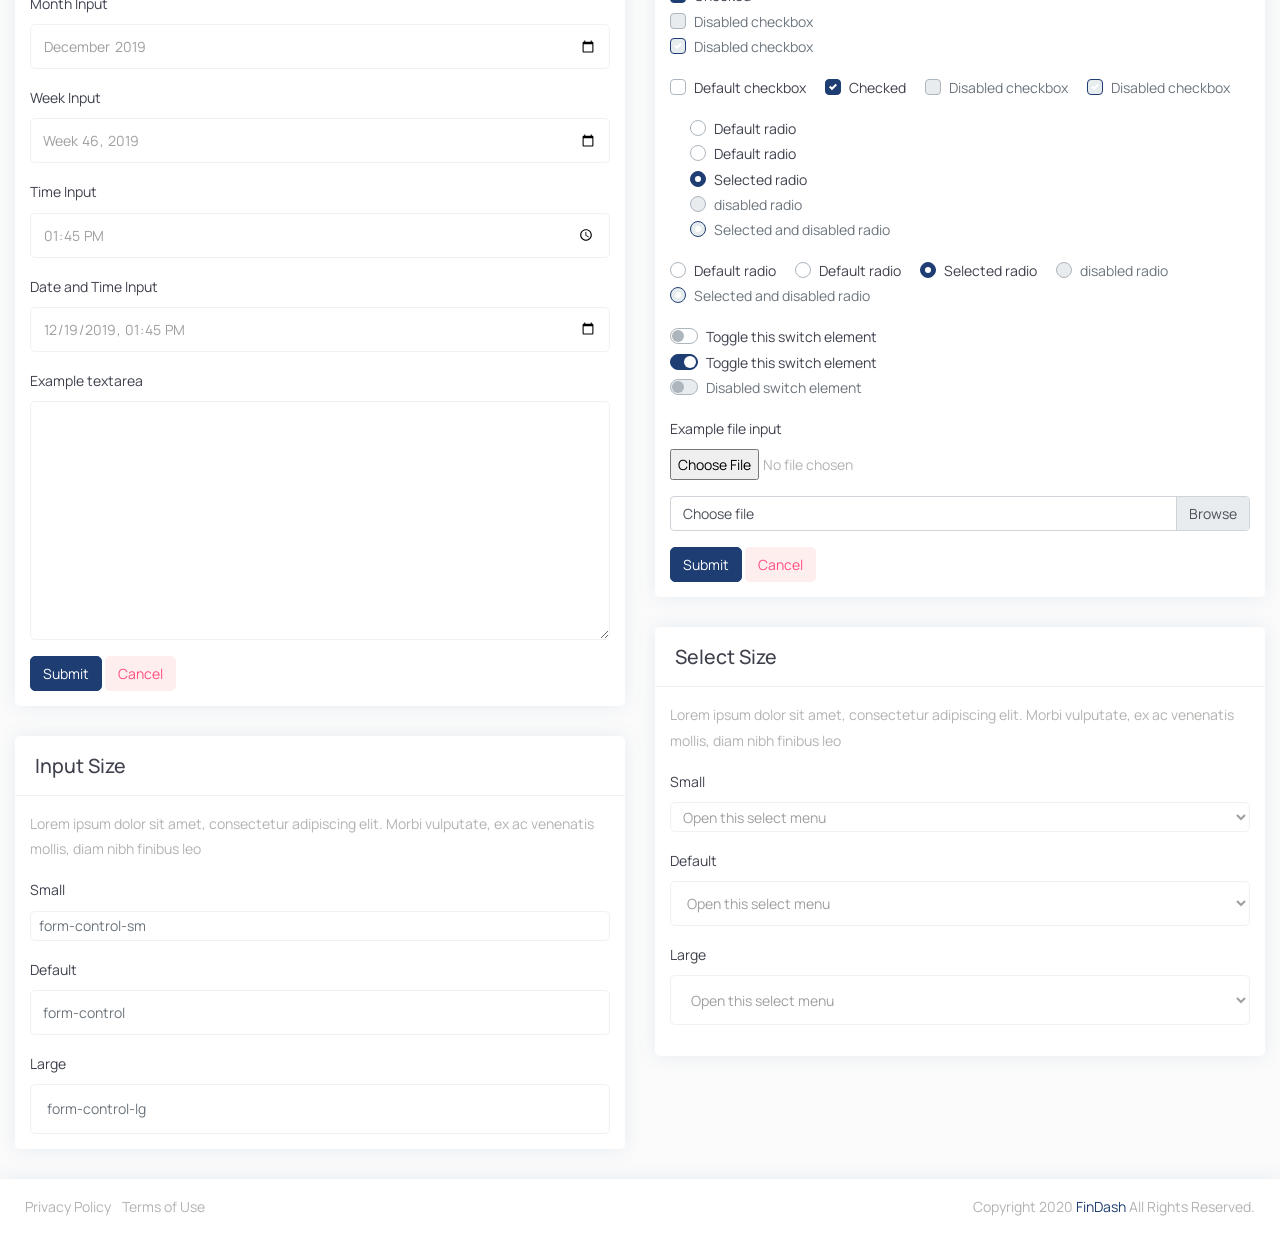
<file: FINDASH/html/form-layout.html>
<!doctype html>
<html lang="en">
   <head>
      <!-- Required meta tags -->
      <meta charset="utf-8">
      <meta name="viewport" content="width=device-width, initial-scale=1, shrink-to-fit=no">
      <title>FinDash - Responsive Bootstrap 4 Admin Dashboard Template</title>
      <!-- Favicon -->
      <link rel="shortcut icon" href="images/favicon.ico" />
      <!-- Bootstrap CSS -->
      <link rel="stylesheet" href="css/bootstrap.min.css">
      <!-- Typography CSS -->
      <link rel="stylesheet" href="css/typography.css">
      <!-- Style CSS -->
      <link rel="stylesheet" href="css/style.css">
      <!-- Responsive CSS -->
      <link rel="stylesheet" href="css/responsive.css">
   </head>
   <body class="sidebar-main-active right-column-fixed">
      <!-- loader Start -->
      <div id="loading">
         <div id="loading-center">
         </div>
      </div>
      <!-- loader END -->
      <!-- Wrapper Start -->
      <div class="wrapper">
         <!-- Sidebar  -->
         <div class="iq-sidebar">
            <div class="iq-navbar-logo d-flex justify-content-between">
               <a href="index.html" class="header-logo">
                  <img src="images/logo.png" class="img-fluid rounded" alt="">
                  <span>FinDash</span>
               </a>
               <div class="iq-menu-bt align-self-center">
                  <div class="wrapper-menu">
                     <div class="main-circle"><i class="ri-menu-line"></i></div>
                     <div class="hover-circle"><i class="ri-close-fill"></i></div>
                  </div>
               </div>
            </div>
            <div id="sidebar-scrollbar">
               <nav class="iq-sidebar-menu">
                  <ul id="iq-sidebar-toggle" class="iq-menu">
                     <li>
                        <a href="#dashboard" class="iq-waves-effect" data-toggle="collapse" aria-expanded="false"><span class="ripple rippleEffect"></span><i class="las la-home iq-arrow-left"></i><span>Dashboard</span><i class="ri-arrow-right-s-line iq-arrow-right"></i></a>
                        <ul id="dashboard" class="iq-submenu collapse" data-parent="#iq-sidebar-toggle">
                           <li><a href="index.html"><i class="las la-laptop-code"></i>Account Dashboard</a></li>
                           
                        </ul>
                     </li>
                   
                     
                     <li>
                        <a href="#userinfo" class="iq-waves-effect" data-toggle="collapse" aria-expanded="false"><span class="ripple rippleEffect"></span><i class="las la-user-tie iq-arrow-left"></i><span>User</span><i class="ri-arrow-right-s-line iq-arrow-right"></i></a>
                        <ul id="userinfo" class="iq-submenu collapse" data-parent="#iq-sidebar-toggle" style="">
                           <li><a href="profile.html"><i class="las la-id-card-alt"></i>User Profile</a></li>
                           <li><a href="profile-edit.html"><i class="las la-edit"></i>User Edit</a></li>
                           <li><a href="add-user.html"><i class="las la-plus-circle"></i>User Add</a></li>
                           <li><a href="user-list.html"><i class="las la-th-list"></i>User List</a></li>
                        </ul>
                     </li>
                    
                     <li>
                        <a href="#ui-elements" class="iq-waves-effect collapsed" data-toggle="collapse" aria-expanded="false"><i class="lab la-elementor iq-arrow-left"></i><span>UI Elements</span><i class="ri-arrow-right-s-line iq-arrow-right"></i></a>
                        <ul id="ui-elements" class="iq-submenu collapse" data-parent="#iq-sidebar-toggle">
                           <li><a href="ui-colors.html"><i class="las la-palette"></i>colors</a></li>
                           <li><a href="ui-typography.html"><i class="las la-keyboard"></i>Typography</a></li>
                           <li><a href="ui-alerts.html"><i class="las la-tag"></i>Alerts</a></li>
                           <li><a href="ui-badges.html"><i class="lab la-atlassian"></i>Badges</a></li>
                           <li><a href="ui-breadcrumb.html"><i class="las la-bars"></i>Breadcrumb</a></li>
                           <li><a href="ui-buttons.html"><i class="las la-tablet"></i>Buttons</a></li>
                           <li><a href="ui-cards.html"><i class="las la-credit-card"></i>Cards</a></li>
                           <li><a href="ui-carousel.html"><i class="las la-film"></i>Carousel</a></li>
                           <li><a href="ui-embed-video.html"><i class="las la-video"></i>Video</a></li>
                           <li><a href="ui-grid.html"><i class="las la-border-all"></i>Grid</a></li>
                           <li><a href="ui-images.html"><i class="las la-images"></i>Images</a></li>
                           <li><a href="ui-list-group.html"><i class="las la-list"></i>list Group</a></li>
                           <li><a href="ui-media-object.html"><i class="las la-ad"></i>Media</a></li>
                           <li><a href="ui-modal.html"><i class="las la-columns"></i>Modal</a></li>
                           <li><a href="ui-notifications.html"><i class="las la-bell"></i>Notifications</a></li>
                           <li><a href="ui-pagination.html"><i class="las la-ellipsis-h"></i>Pagination</a></li>
                           <li><a href="ui-popovers.html"><i class="las la-eraser"></i>Popovers</a></li>
                           <li><a href="ui-progressbars.html"><i class="las la-hdd"></i>Progressbars</a></li>
                           <li><a href="ui-tabs.html"><i class="las la-database"></i>Tabs</a></li>
                           <li><a href="ui-tooltips.html"><i class="las la-magnet"></i>Tooltips</a></li>
                        </ul>
                     </li>
                     <li class="active">
                        <a href="#forms" class="iq-waves-effect collapsed" data-toggle="collapse" aria-expanded="true"><i class="lab la-wpforms iq-arrow-left"></i><span>Forms</span><i class="ri-arrow-right-s-line iq-arrow-right"></i></a>
                        <ul id="forms" class="iq-submenu collapse show" data-parent="#iq-sidebar-toggle">
                           <li class="active"><a href="form-layout.html"><i class="las la-book"></i>Form Elements</a></li>
                           <li><a href="form-validation.html"><i class="las la-edit"></i>Form Validation</a></li>
                           <li><a href="form-switch.html"><i class="las la-toggle-off"></i>Form Switch</a></li>
                           <li><a href="form-chechbox.html"><i class="las la-check-square"></i>Form Checkbox</a></li>
                           <li><a href="form-radio.html"><i class="ri-radio-button-line"></i>Form Radio</a></li>
                        </ul>
                     </li>
                     <li>
                        <a href="#wizard-form" class="iq-waves-effect collapsed" data-toggle="collapse" aria-expanded="false"><i class="ri-archive-drawer-line iq-arrow-left"></i><span>Forms Wizard</span><i class="ri-arrow-right-s-line iq-arrow-right"></i></a>
                        <ul id="wizard-form" class="iq-submenu collapse" data-parent="#iq-sidebar-toggle">
                           <li><a href="form-wizard.html"><i class="ri-clockwise-line"></i>Simple Wizard</a></li>
                           <li><a href="form-wizard-validate.html"><i class="ri-clockwise-2-line"></i>Validate Wizard</a></li>
                           <li><a href="form-wizard-vertical.html"><i class="ri-anticlockwise-line"></i>Vertical Wizard</a></li>
                        </ul>
                     </li>
                     <li>
                        <a href="#tables" class="iq-waves-effect collapsed" data-toggle="collapse" aria-expanded="false"><i class="ri-table-line iq-arrow-left"></i><span>Table</span><i class="ri-arrow-right-s-line iq-arrow-right"></i></a>
                        <ul id="tables" class="iq-submenu collapse" data-parent="#iq-sidebar-toggle">
                           <li><a href="tables-basic.html"><i class="ri-table-line"></i>Basic Tables</a></li>
                           <li><a href="data-table.html"><i class="ri-database-line"></i>Data Table</a></li>
                           <li><a href="table-editable.html"><i class="ri-refund-line"></i>Editable Table</a></li>
                        </ul>
                     </li>
                     <li>
                        <a href="#charts" class="iq-waves-effect collapsed" data-toggle="collapse" aria-expanded="false"><i class="ri-pie-chart-box-line iq-arrow-left"></i><span>Charts</span><i class="ri-arrow-right-s-line iq-arrow-right"></i></a>
                        <ul id="charts" class="iq-submenu collapse" data-parent="#iq-sidebar-toggle">
                          
                           <li><a href="chart-apex.html"><i class="ri-folder-chart-2-line"></i>Apex Chart</a></li>
                        </ul>
                     </li>
                     <li>
                        <a href="#icons" class="iq-waves-effect collapsed" data-toggle="collapse" aria-expanded="false"><i class="ri-list-check iq-arrow-left"></i><span>Icons</span><i class="ri-arrow-right-s-line iq-arrow-right"></i></a>
                        <ul id="icons" class="iq-submenu collapse" data-parent="#iq-sidebar-toggle">
                           <li><a href="icon-dripicons.html"><i class="ri-stack-line"></i>Dripicons</a></li>
                           <li><a href="icon-fontawesome-5.html"><i class="ri-facebook-fill"></i>Font Awesome 5</a></li>
                           <li><a href="icon-lineawesome.html"><i class="ri-keynote-line"></i>line Awesome</a></li>
                           <li><a href="icon-remixicon.html"><i class="ri-remixicon-line"></i>Remixicon</a></li>
                           <li><a href="icon-unicons.html"><i class="ri-underline"></i>unicons</a></li>
                        </ul>
                     </li>
                     <li>
                        <a href="#authentication" class="iq-waves-effect collapsed" data-toggle="collapse" aria-expanded="false"><i class="ri-pages-line iq-arrow-left"></i><span>Authentication</span><i class="ri-arrow-right-s-line iq-arrow-right"></i></a>
                        <ul id="authentication" class="iq-submenu collapse" data-parent="#iq-sidebar-toggle">
                           <li><a href="sign-in.html"><i class="las la-sign-in-alt"></i>Login</a></li>
                           <li><a href="sign-up.html"><i class="ri-login-circle-line"></i>Register</a></li>
                           <li><a href="pages-recoverpw.html"><i class="ri-record-mail-line"></i>Recover Password</a></li>
                           <li><a href="pages-confirm-mail.html"><i class="ri-file-code-line"></i>Confirm Mail</a></li>
                           <li><a href="pages-lock-screen.html"><i class="ri-lock-line"></i>Lock Screen</a></li>
                        </ul>
                     </li>
                     <li>
                        <a href="#extra-pages" class="iq-waves-effect collapsed" data-toggle="collapse" aria-expanded="false"><i class="ri-pantone-line iq-arrow-left"></i><span>Extra Pages</span><i class="ri-arrow-right-s-line iq-arrow-right"></i></a>
                        <ul id="extra-pages" class="iq-submenu collapse" data-parent="#iq-sidebar-toggle">
                           <li><a href="pages-timeline.html"><i class="ri-map-pin-time-line"></i>Timeline</a></li>
                           <li><a href="pages-invoice.html"><i class="ri-question-answer-line"></i>Invoice</a></li>
                           <li><a href="blank-page.html"><i class="ri-invision-line"></i>Blank Page</a></li>
                           <li><a href="pages-error.html"><i class="ri-error-warning-line"></i>Error 404</a></li>
                           <li><a href="pages-error-500.html"><i class="ri-error-warning-line"></i>Error 500</a></li>
                           <li><a href="pages-pricing.html"><i class="ri-price-tag-line"></i>Pricing</a></li>
                           <li><a href="pages-pricing-one.html"><i class="ri-price-tag-2-line"></i>Pricing 1</a></li>
                           <li><a href="pages-maintenance.html"><i class="ri-archive-line"></i>Maintenance</a></li>
                           <li><a href="pages-comingsoon.html"><i class="ri-mastercard-line"></i>Coming Soon</a></li>
                           <li><a href="pages-faq.html"><i class="ri-compasses-line"></i>Faq</a></li>
                        </ul>
                     </li>
                     <li>
                        <a href="#menu-level" class="iq-waves-effect collapsed" data-toggle="collapse" aria-expanded="false"><i class="ri-record-circle-line iq-arrow-left"></i><span>Menu Level</span><i class="ri-arrow-right-s-line iq-arrow-right"></i></a>
                        <ul id="menu-level" class="iq-submenu collapse" data-parent="#iq-sidebar-toggle">
                           <li><a href="#"><i class="ri-record-circle-line"></i>Menu 1</a></li>
                           <li>
                              <a href="#"><i class="ri-record-circle-line"></i>Menu 2</a>
                              
                           </li>
                           <li><a href="#"><i class="ri-record-circle-line"></i>Menu 3</a></li>
                           <li><a href="#"><i class="ri-record-circle-line"></i>Menu 4</a></li>
                        </ul>
                     </li>
                  </ul>
               </nav>
               <div class="p-3"></div>
            </div>
         </div>
         <!-- TOP Nav Bar -->
         <div class="iq-top-navbar">
            <div class="iq-navbar-custom">
               <nav class="navbar navbar-expand-lg navbar-light p-0">
                  <div class="iq-menu-bt d-flex align-items-center">
                     <div class="wrapper-menu">
                        <div class="main-circle"><i class="ri-menu-line"></i></div>
                        <div class="hover-circle"><i class="ri-close-fill"></i></div>
                     </div>
                     <div class="iq-navbar-logo d-flex justify-content-between ml-3">
                        <a href="index.html" class="header-logo">
                        <img src="images/logo.png" class="img-fluid rounded" alt="">
                        <span>FinDash</span>
                        </a>
                     </div>
                  </div>
                  <div class="iq-search-bar">
                     <form action="#" class="searchbox">
                        <input type="text" class="text search-input" placeholder="Type here to search...">
                        <a class="search-link" href="#"><i class="ri-search-line"></i></a>
                     </form>
                  </div>
                  <button class="navbar-toggler" type="button" data-toggle="collapse" data-target="#navbarSupportedContent" aria-controls="navbarSupportedContent"  aria-label="Toggle navigation">
                  <i class="ri-menu-3-line"></i>
                  </button>
                  <div class="collapse navbar-collapse" id="navbarSupportedContent">
                     <ul class="navbar-nav ml-auto navbar-list">
                        <li class="nav-item">
                           <a class="search-toggle iq-waves-effect language-title" href="#"><span class="ripple rippleEffect" style="width: 98px; height: 98px; top: -15px; left: 56.2969px;"></span><img src="images/small/flag-01.png" alt="img-flaf" class="img-fluid mr-1" style="height: 16px; width: 16px;"> EN <i class="ri-arrow-down-s-line"></i></a>
                           <div class="iq-sub-dropdown">
                              <a class="iq-sub-card" href="#"><img src="images/small/flag-02.png" alt="img-flaf" class="img-fluid mr-2">French</a>
                              <a class="iq-sub-card" href="#"><img src="images/small/flag-03.png" alt="img-flaf" class="img-fluid mr-2">Spanish</a>
                              <a class="iq-sub-card" href="#"><img src="images/small/flag-04.png" alt="img-flaf" class="img-fluid mr-2">Italian</a>
                              <a class="iq-sub-card" href="#"><img src="images/small/flag-05.png" alt="img-flaf" class="img-fluid mr-2">German</a>
                              <a class="iq-sub-card" href="#"><img src="images/small/flag-06.png" alt="img-flaf" class="img-fluid mr-2">Japanese</a>
                           </div>
                        </li>
                        <li class="nav-item nav-icon">
                           <a href="#" class="iq-waves-effect bg-primary rounded"><span class="ripple rippleEffect"></span><i class="ri-shopping-cart-2-line"></i></a>
                        </li>
                        <li class="nav-item nav-icon">
                           <a href="#" class="search-toggle iq-waves-effect bg-primary rounded">
                           <i class="ri-notification-line"></i>
                           <span class="bg-danger dots"></span>
                           </a>
                           <div class="iq-sub-dropdown">
                              <div class="iq-card shadow-none m-0">
                                 <div class="iq-card-body p-0 ">
                                    <div class="bg-primary p-3">
                                       <h5 class="mb-0 text-white">All Notifications<small class="badge  badge-light float-right pt-1">4</small></h5>
                                    </div>
                                    <a href="#" class="iq-sub-card" >
                                       <div class="media align-items-center">
                                          <div class="">
                                             <img class="avatar-40 rounded" src="images/user/01.jpg" alt="">
                                          </div>
                                          <div class="media-body ml-3">
                                             <h6 class="mb-0 ">Emma Watson Barry</h6>
                                             <small class="float-right font-size-12">Just Now</small>
                                             <p class="mb-0">95 MB</p>
                                          </div>
                                       </div>
                                    </a>
                                    <a href="#" class="iq-sub-card" >
                                       <div class="media align-items-center">
                                          <div class="">
                                             <img class="avatar-40 rounded" src="images/user/02.jpg" alt="">
                                          </div>
                                          <div class="media-body ml-3">
                                             <h6 class="mb-0 ">New customer is join</h6>
                                             <small class="float-right font-size-12">5 days ago</small>
                                             <p class="mb-0">Cyst Barry</p>
                                          </div>
                                       </div>
                                    </a>
                                    <a href="#" class="iq-sub-card" >
                                       <div class="media align-items-center">
                                          <div class="">
                                             <img class="avatar-40 rounded" src="images/user/03.jpg" alt="">
                                          </div>
                                          <div class="media-body ml-3">
                                             <h6 class="mb-0 ">Two customer is left</h6>
                                             <small class="float-right font-size-12">2 days ago</small>
                                             <p class="mb-0">Cyst Barry</p>
                                          </div>
                                       </div>
                                    </a>
                                    <a href="#" class="iq-sub-card" >
                                       <div class="media align-items-center">
                                          <div class="">
                                             <img class="avatar-40 rounded" src="images/user/04.jpg" alt="">
                                          </div>
                                          <div class="media-body ml-3">
                                             <h6 class="mb-0 ">New Mail from Fenny</h6>
                                             <small class="float-right font-size-12">3 days ago</small>
                                             <p class="mb-0">Cyst Barry</p>
                                          </div>
                                       </div>
                                    </a>
                                 </div>
                              </div>
                           </div>
                        </li>
                        <li class="nav-item nav-icon dropdown">
                           <a href="#" class="search-toggle iq-waves-effect bg-primary rounded">
                           <i class="ri-mail-line"></i>
                           <span class="bg-danger count-mail"></span>
                           </a>
                           <div class="iq-sub-dropdown">
                              <div class="iq-card shadow-none m-0">
                                 <div class="iq-card-body p-0 ">
                                    <div class="bg-primary p-3">
                                       <h5 class="mb-0 text-white">All Messages<small class="badge  badge-light float-right pt-1">5</small></h5>
                                    </div>
                                    <a href="#" class="iq-sub-card" >
                                       <div class="media align-items-center">
                                          <div class="">
                                             <img class="avatar-40 rounded" src="images/user/01.jpg" alt="">
                                          </div>
                                          <div class="media-body ml-3">
                                             <h6 class="mb-0 ">Barry Emma Watson</h6>
                                             <small class="float-left font-size-12">13 Jun</small>
                                          </div>
                                       </div>
                                    </a>
                                    <a href="#" class="iq-sub-card" >
                                       <div class="media align-items-center">
                                          <div class="">
                                             <img class="avatar-40 rounded" src="images/user/02.jpg" alt="">
                                          </div>
                                          <div class="media-body ml-3">
                                             <h6 class="mb-0 ">Lorem Ipsum Watson</h6>
                                             <small class="float-left font-size-12">20 Apr</small>
                                          </div>
                                       </div>
                                    </a>
                                    <a href="#" class="iq-sub-card" >
                                       <div class="media align-items-center">
                                          <div class="">
                                             <img class="avatar-40 rounded" src="images/user/03.jpg" alt="">
                                          </div>
                                          <div class="media-body ml-3">
                                             <h6 class="mb-0 ">Why do we use it?</h6>
                                             <small class="float-left font-size-12">30 Jun</small>
                                          </div>
                                       </div>
                                    </a>
                                    <a href="#" class="iq-sub-card" >
                                       <div class="media align-items-center">
                                          <div class="">
                                             <img class="avatar-40 rounded" src="images/user/04.jpg" alt="">
                                          </div>
                                          <div class="media-body ml-3">
                                             <h6 class="mb-0 ">Variations Passages</h6>
                                             <small class="float-left font-size-12">12 Sep</small>
                                          </div>
                                       </div>
                                    </a>
                                    <a href="#" class="iq-sub-card" >
                                       <div class="media align-items-center">
                                          <div class="">
                                             <img class="avatar-40 rounded" src="images/user/05.jpg" alt="">
                                          </div>
                                          <div class="media-body ml-3">
                                             <h6 class="mb-0 ">Lorem Ipsum generators</h6>
                                             <small class="float-left font-size-12">5 Dec</small>
                                          </div>
                                       </div>
                                    </a>
                                 </div>
                              </div>
                           </div>
                        </li>
                     </ul>
                  </div>
                  <ul class="navbar-list">
                     <li class="line-height">
                        <a href="#" class="search-toggle iq-waves-effect d-flex align-items-center">
                           <img src="images/user/1.jpg" class="img-fluid rounded mr-3" alt="user">
                           <div class="caption">
                              <h6 class="mb-0 line-height">Barry Tech</h6>
                              <p class="mb-0">Manager</p>
                           </div>
                        </a>
                        <div class="iq-sub-dropdown iq-user-dropdown">
                           <div class="iq-card shadow-none m-0">
                              <div class="iq-card-body p-0 ">
                                 <div class="bg-primary p-3">
                                    <h5 class="mb-0 text-white line-height">Hello Barry Tech</h5>
                                    <span class="text-white font-size-12">Available</span>
                                 </div>
                                 <a href="profile.html" class="iq-sub-card iq-bg-primary-hover">
                                    <div class="media align-items-center">
                                       <div class="rounded iq-card-icon iq-bg-primary">
                                          <i class="ri-file-user-line"></i>
                                       </div>
                                       <div class="media-body ml-3">
                                          <h6 class="mb-0 ">My Profile</h6>
                                          <p class="mb-0 font-size-12">View personal profile details.</p>
                                       </div>
                                    </div>
                                 </a>
                                 <a href="profile-edit.html" class="iq-sub-card iq-bg-primary-hover">
                                    <div class="media align-items-center">
                                       <div class="rounded iq-card-icon iq-bg-primary">
                                          <i class="ri-profile-line"></i>
                                       </div>
                                       <div class="media-body ml-3">
                                          <h6 class="mb-0 ">Edit Profile</h6>
                                          <p class="mb-0 font-size-12">Modify your personal details.</p>
                                       </div>
                                    </div>
                                 </a>
                                 <a href="account-setting.html" class="iq-sub-card iq-bg-primary-hover">
                                    <div class="media align-items-center">
                                       <div class="rounded iq-card-icon iq-bg-primary">
                                          <i class="ri-account-box-line"></i>
                                       </div>
                                       <div class="media-body ml-3">
                                          <h6 class="mb-0 ">Account settings</h6>
                                          <p class="mb-0 font-size-12">Manage your account parameters.</p>
                                       </div>
                                    </div>
                                 </a>
                                 <a href="privacy-setting.html" class="iq-sub-card iq-bg-primary-hover">
                                    <div class="media align-items-center">
                                       <div class="rounded iq-card-icon iq-bg-primary">
                                          <i class="ri-lock-line"></i>
                                       </div>
                                       <div class="media-body ml-3">
                                          <h6 class="mb-0 ">Privacy Settings</h6>
                                          <p class="mb-0 font-size-12">Control your privacy parameters.</p>
                                       </div>
                                    </div>
                                 </a>
                                 <div class="d-inline-block w-100 text-center p-3">
                                    <a class="bg-primary iq-sign-btn" href="sign-in.html" role="button">Sign out<i class="ri-login-box-line ml-2"></i></a>
                                 </div>
                              </div>
                           </div>
                        </div>
                     </li>
                  </ul>
               </nav>
            </div>
         </div>
         <!-- TOP Nav Bar END -->
         
         <!-- Page Content  -->
         <div id="content-page" class="content-page">
            <div class="container-fluid">
               <div class="row">
                  <div class="col-sm-12 col-lg-6">
                     <div class="iq-card">
                        <div class="iq-card-header d-flex justify-content-between">
                           <div class="iq-header-title">
                              <h4 class="card-title">Basic Form</h4>
                           </div>
                        </div>
                        <div class="iq-card-body">
                           <p>Lorem ipsum dolor sit amet, consectetur adipiscing elit. Morbi vulputate, ex ac venenatis mollis, diam nibh finibus leo</p>
                           <form>
                              <div class="form-group">
                                 <label for="email">Email address:</label>
                                 <input type="email" class="form-control" id="email1">
                              </div>
                              <div class="form-group">
                                 <label for="pwd">Password:</label>
                                 <input type="password" class="form-control" id="pwd">
                              </div>
                              <div class="checkbox mb-3">
                                 <label><input type="checkbox"> Remember me</label>
                              </div>
                              <button type="submit" class="btn btn-primary">Submit</button>
                              <button type="submit" class="btn iq-bg-danger">Cancel</button>
                           </form>
                        </div>
                     </div>
                     <div class="iq-card">
                        <div class="iq-card-header d-flex justify-content-between">
                           <div class="iq-header-title">
                              <h4 class="card-title">Form Grid</h4>
                           </div>
                        </div>
                        <div class="iq-card-body">
                           <p>Lorem ipsum dolor sit amet, consectetur adipiscing elit. Morbi vulputate, ex ac venenatis mollis, diam nibh finibus leo</p>
                           <form>
                              <div class="row">
                                 <div class="col">
                                    <input type="text" class="form-control" placeholder="First name">
                                 </div>
                                 <div class="col">
                                    <input type="text" class="form-control" placeholder="Last name">
                                 </div>
                              </div>
                           </form>
                        </div>
                     </div>
                     <div class="iq-card">
                        <div class="iq-card-header d-flex justify-content-between">
                           <div class="iq-header-title">
                              <h4 class="card-title">Input</h4>
                           </div>
                        </div>
                        <div class="iq-card-body">
                           <p>Lorem ipsum dolor sit amet, consectetur adipiscing elit. Morbi vulputate, ex ac venenatis mollis, diam nibh finibus leo</p>
                           <form>
                              <div class="form-group">
                                 <label for="exampleInputText1">Input Text </label>
                                 <input type="text" class="form-control" id="exampleInputText1" value="Mark Tech" placeholder="Enter Name">
                              </div>
                              <div class="form-group">
                                 <label for="exampleInputEmail3">Email Input</label>
                                 <input type="email" class="form-control" id="exampleInputEmail3" value="markTech@gmail.com" placeholder="Enter Email">
                              </div>
                              <div class="form-group">
                                 <label for="exampleInputurl">Url Input</label>
                                 <input type="url" class="form-control" id="exampleInputurl" value="https://getbootstrap.com" placeholder="Enter Url">
                              </div>
                              <div class="form-group">
                                 <label for="exampleInputphone">Teliphone Input</label>
                                 <input type="tel" class="form-control" id="exampleInputphone" value="1-(555)-555-5555">
                              </div>
                              <div class="form-group">
                                 <label for="exampleInputNumber1">Number Input</label>
                                 <input type="number" class="form-control" id="exampleInputNumber1" value="2356">
                              </div>
                              <div class="form-group">
                                 <label for="exampleInputPassword3">Password Input</label>
                                 <input type="password" class="form-control" id="exampleInputPassword3" value="markTech123" placeholder="Enter Password">
                              </div>
                              <div class="form-group">
                                 <label for="exampleInputdate">Date Input</label>
                                 <input type="date" class="form-control" id="exampleInputdate" value="2019-12-18">
                              </div>
                              <div class="form-group">
                                 <label for="exampleInputmonth">Month Input</label>
                                 <input type="month" class="form-control" id="exampleInputmonth" value="2019-12">
                              </div>
                              <div class="form-group">
                                 <label for="exampleInputweek">Week Input</label>
                                 <input type="week" class="form-control" id="exampleInputweek" value="2019-W46">
                              </div>
                              <div class="form-group">
                                 <label for="exampleInputtime">Time Input</label>
                                 <input type="time" class="form-control" id="exampleInputtime" value="13:45">
                              </div>
                              <div class="form-group">
                                 <label for="exampleInputdatetime">Date and Time Input</label>
                                 <input type="datetime-local" class="form-control" id="exampleInputdatetime" value="2019-12-19T13:45:00">
                              </div>
                              <div class="form-group">
                                 <label for="exampleFormControlTextarea1">Example textarea</label>
                                 <textarea class="form-control" id="exampleFormControlTextarea1" rows="5"></textarea>
                              </div>
                              <button type="submit" class="btn btn-primary">Submit</button>
                              <button type="submit" class="btn iq-bg-danger">Cancel</button>
                           </form>
                        </div>
                     </div>
                     <div class="iq-card">
                        <div class="iq-card-header d-flex justify-content-between">
                           <div class="iq-header-title">
                              <h4 class="card-title">Input Size</h4>
                           </div>
                        </div>
                        <div class="iq-card-body">
                           <p>Lorem ipsum dolor sit amet, consectetur adipiscing elit. Morbi vulputate, ex ac venenatis mollis, diam nibh finibus leo</p>
                           <form>
                              <div class="form-group">
                                 <label for="colFormLabelSm">Small</label>
                                 <input type="email" class="form-control form-control-sm" id="colFormLabelSm" placeholder="form-control-sm">
                              </div>
                              <div class="form-group">
                                 <label for="colFormLabel">Default</label>
                                 <input type="email" class="form-control" id="colFormLabel" placeholder="form-control">
                              </div>
                              <div class="form-group mb-0">
                                 <label for="colFormLabelLg" class="pb-0">Large</label>
                                 <input type="email" class="form-control form-control-lg" id="colFormLabelLg" placeholder="form-control-lg">
                              </div>
                           </form>
                        </div>
                     </div>
                  </div>
                  <div class="col-sm-12 col-lg-6">
                     <div class="iq-card">
                        <div class="iq-card-header d-flex justify-content-between">
                           <div class="iq-header-title">
                              <h4 class="card-title">Horizontal Form</h4>
                           </div>
                        </div>
                        <div class="iq-card-body">
                           <p>Lorem ipsum dolor sit amet, consectetur adipiscing elit. Morbi vulputate, ex ac venenatis mollis, diam nibh finibus leo</p>
                           <form class="form-horizontal" action="/action_page.php">
                              <div class="form-group row">
                                 <label class="control-label col-sm-2 align-self-center mb-0" for="email">Email:</label>
                                 <div class="col-sm-10">
                                    <input type="email" class="form-control" id="email" placeholder="Enter Your  email">
                                 </div>
                              </div>
                              <div class="form-group row">
                                 <label class="control-label col-sm-2 align-self-center mb-0" for="pwd1">Password:</label>
                                 <div class="col-sm-10">
                                    <input type="password" class="form-control" id="pwd1" placeholder="Enter Your password">
                                 </div>
                              </div>
                              <div class="form-group">
                                 <div class="checkbox">
                                    <label><input type="checkbox"> Remember me</label>
                                 </div>
                              </div>
                              <div class="form-group">
                                 <button type="submit" class="btn btn-primary">Submit</button>
                                 <button type="submit" class="btn iq-bg-danger">Cancel</button>
                              </div>
                           </form>
                        </div>
                     </div>
                     <div class="iq-card">
                        <div class="iq-card-header d-flex justify-content-between">
                           <div class="iq-header-title">
                              <h4 class="card-title">Form row</h4>
                           </div>
                        </div>
                        <div class="iq-card-body">
                           <p>Lorem ipsum dolor sit amet, consectetur adipiscing elit. Morbi vulputate, ex ac venenatis mollis, diam nibh finibus leo</p>
                           <form>
                              <div class="form-row">
                                 <div class="col">
                                    <input type="text" class="form-control" placeholder="First name">
                                 </div>
                                 <div class="col">
                                    <input type="text" class="form-control" placeholder="Last name">
                                 </div>
                              </div>
                           </form>
                        </div>
                     </div>
                     <div class="iq-card">
                        <div class="iq-card-header d-flex justify-content-between">
                           <div class="iq-header-title">
                              <h4 class="card-title">Input</h4>
                           </div>
                        </div>
                        <div class="iq-card-body">
                           <p>Lorem ipsum dolor sit amet, consectetur adipiscing elit. Morbi vulputate, ex ac venenatis mollis, diam nibh finibus leo</p>
                           <form>
                              <div class="form-group">
                                 <label for="exampleInputDisabled1">Disabled Input</label>
                                 <input type="text" class="form-control" id="exampleInputDisabled1" disabled="" value="Mark Tech">
                              </div>
                              <div class="form-group">
                                 <label for="exampleInputPlaceholder">Placeholder</label>
                                 <input type="text" class="form-control" id="exampleInputPlaceholder" placeholder="This is Placeholder">
                              </div>
                              <div class="form-group">
                                 <label for="exampleInputReadonly">Readonly</label>
                                 <input type="text" class="form-control" id="exampleInputReadonly" readonly="" value="Mark Tech">
                              </div>
                              <div class="form-group">
                                 <label for="exampleInputcolor">Input Color </label>
                                 <input type="color" class="form-control" id="exampleInputcolor" value="#1e3d73">
                              </div>
                              <div class="form-group">
                                 <label for="exampleFormControlSelect1">Select Input</label>
                                 <select class="form-control" id="exampleFormControlSelect1">
                                    <option selected="" disabled="">Select your age</option>
                                    <option>0-18</option>
                                    <option>18-26</option>
                                    <option>26-46</option>
                                    <option>46-60</option>
                                    <option>Above 60</option>
                                 </select>
                              </div>
                              <div class="form-group">
                                 <label for="exampleFormControlSelect2">Example multiple select</label>
                                 <select multiple="" class="form-control" id="exampleFormControlSelect2">
                                    <option>select-1</option>
                                    <option>select-2</option>
                                    <option>select-3</option>
                                    <option>select-4</option>
                                    <option>select-5</option>
                                    <option>select-6</option>
                                    <option>select-7</option>
                                    <option>select-8</option>
                                 </select>
                              </div>
                              <div class="form-groupp">
                                 <label for="customRange1">Range Input</label>
                                 <input type="range" class="custom-range" id="customRange1">
                              </div>
                              <div class="form-group">
                                 <div class="custom-control custom-checkbox">
                                    <input type="checkbox" class="custom-control-input" id="customCheck1">
                                    <label class="custom-control-label" for="customCheck1">Default checkbox</label>
                                 </div>
                                 <div class="custom-control custom-checkbox">
                                    <input type="checkbox" class="custom-control-input" id="customCheck2" Checked="">
                                    <label class="custom-control-label" for="customCheck2">Checked</label>
                                 </div>
                                 <div class="custom-control custom-checkbox">
                                    <input type="checkbox" class="custom-control-input" id="customCheck3"  disabled="">
                                    <label class="custom-control-label" for="customCheck3">Disabled checkbox</label>
                                 </div>
                                 <div class="custom-control custom-checkbox">
                                    <input type="checkbox" class="custom-control-input" id="customCheck4"  checked="" disabled="">
                                    <label class="custom-control-label" for="customCheck4">Disabled checkbox</label>
                                 </div>
                              </div>
                              <div class="form-group">
                                 <div class="custom-control custom-checkbox custom-control-inline">
                                    <input type="checkbox" class="custom-control-input" id="customCheck5">
                                    <label class="custom-control-label" for="customCheck5">Default checkbox</label>
                                 </div>
                                 <div class="custom-control custom-checkbox custom-control-inline">
                                    <input type="checkbox" class="custom-control-input" id="customCheck6" Checked="">
                                    <label class="custom-control-label" for="customCheck6">Checked</label>
                                 </div>
                                 <div class="custom-control custom-checkbox custom-control-inline">
                                    <input type="checkbox" class="custom-control-input" id="customCheck7"  disabled="">
                                    <label class="custom-control-label" for="customCheck7">Disabled checkbox</label>
                                 </div>
                                 <div class="custom-control custom-checkbox custom-control-inline">
                                    <input type="checkbox" class="custom-control-input" id="customCheck8"  checked="" disabled="">
                                    <label class="custom-control-label" for="customCheck8">Disabled checkbox</label>
                                 </div>
                              </div>
                              <div class="form-group">
                                 <div class="form-check">
                                    <div class="custom-control custom-radio">
                                       <input type="radio" id="customRadio1" name="customRadio" class="custom-control-input">
                                       <label class="custom-control-label" for="customRadio1"> Default radio</label>
                                    </div>
                                    <div class="custom-control custom-radio">
                                       <input type="radio" id="customRadio2" name="customRadio" class="custom-control-input">
                                       <label class="custom-control-label" for="customRadio2"> Default radio</label>
                                    </div>
                                    <div class="custom-control custom-radio">
                                       <input type="radio" id="customRadio3" name="customRadio3" class="custom-control-input" checked="">
                                       <label class="custom-control-label" for="customRadio3"> Selected radio</label>
                                    </div>
                                    <div class="custom-control custom-radio">
                                       <input type="radio" id="customRadio4" name="customRadio4" class="custom-control-input" disabled="">
                                       <label class="custom-control-label" for="customRadio4"> disabled radio</label>
                                    </div>
                                    <div class="custom-control custom-radio">
                                       <input type="radio" id="customRadio5" name="customRadio5" class="custom-control-input" disabled="" checked="">
                                       <label class="custom-control-label" for="customRadio5"> Selected and  disabled radio</label>
                                    </div>
                                 </div>
                              </div>
                              <div class="form-group">
                                 <div class="custom-control custom-radio custom-control-inline">
                                    <input type="radio" id="customRadio6" name="customRadio1" class="custom-control-input">
                                    <label class="custom-control-label" for="customRadio6"> Default radio</label>
                                 </div>
                                 <div class="custom-control custom-radio custom-control-inline">
                                    <input type="radio" id="customRadio7" name="customRadio1" class="custom-control-input">
                                    <label class="custom-control-label" for="customRadio7"> Default radio</label>
                                 </div>
                                 <div class="custom-control custom-radio custom-control-inline">
                                    <input type="radio" id="customRadio8" name="customRadio6" class="custom-control-input" checked="">
                                    <label class="custom-control-label" for="customRadio8"> Selected radio</label>
                                 </div>
                                 <div class="custom-control custom-radio custom-control-inline">
                                    <input type="radio" id="customRadio9" name="customRadio7" class="custom-control-input" disabled="">
                                    <label class="custom-control-label" for="customRadio9"> disabled radio</label>
                                 </div>
                                 <div class="custom-control custom-radio custom-control-inline">
                                    <input type="radio" id="customRadio10" name="customRadio8" class="custom-control-input" disabled="" checked="">
                                    <label class="custom-control-label" for="customRadio10"> Selected and  disabled radio</label>
                                 </div>
                              </div>
                              <div class="form-group">
                                 <div class="custom-control custom-switch">
                                    <input type="checkbox" class="custom-control-input" id="customSwitch1">
                                    <label class="custom-control-label" for="customSwitch1">Toggle this switch element</label>
                                 </div>
                                 <div class="custom-control custom-switch">
                                    <input type="checkbox" class="custom-control-input" id="customSwitch2" checked="">
                                    <label class="custom-control-label" for="customSwitch2">Toggle this switch element</label>
                                 </div>
                                 <div class="custom-control custom-switch">
                                    <input type="checkbox" class="custom-control-input" disabled id="customSwitch3">
                                    <label class="custom-control-label" for="customSwitch3">Disabled switch element</label>
                                 </div>
                              </div>
                              <div class="form-group">
                                 <label for="exampleFormControlFile1">Example file input</label>
                                 <input type="file" class="form-control-file" id="exampleFormControlFile1">
                              </div>
                              <div class="form-group">
                                 <div class="custom-file">
                                    <input type="file" class="custom-file-input" id="customFile">
                                    <label class="custom-file-label" for="customFile">Choose file</label>
                                 </div>
                              </div>
                              <button type="submit" class="btn btn-primary">Submit</button>
                              <button type="submit" class="btn iq-bg-danger">Cancel</button>
                           </form>
                        </div>
                     </div>
                     <div class="iq-card">
                        <div class="iq-card-header d-flex justify-content-between">
                           <div class="iq-header-title">
                              <h4 class="card-title">Select Size</h4>
                           </div>
                        </div>
                        <div class="iq-card-body">
                           <p>Lorem ipsum dolor sit amet, consectetur adipiscing elit. Morbi vulputate, ex ac venenatis mollis, diam nibh finibus leo</p>
                           <div class="form-group">
                              <label>Small</label>
                              <select class="form-control form-control-sm mb-3">
                                 <option selected="">Open this select menu</option>
                                 <option value="1">One</option>
                                 <option value="2">Two</option>
                                 <option value="3">Three</option>
                              </select>
                           </div>
                           <div class="form-group">
                              <label>Default</label>
                              <select class="form-control mb-3">
                                 <option selected="">Open this select menu</option>
                                 <option value="1">One</option>
                                 <option value="2">Two</option>
                                 <option value="3">Three</option>
                              </select>
                           </div>
                           <div class="form-group">
                              <label>Large</label>
                              <select class="form-control form-control-lg">
                                 <option selected="">Open this select menu</option>
                                 <option value="1">One</option>
                                 <option value="2">Two</option>
                                 <option value="3">Three</option>
                              </select>
                           </div>
                        </div>
                     </div>
                  </div>
               </div>
            </div>
         </div>
      </div>
      <!-- Wrapper END -->
       <!-- Footer -->
      <footer class="iq-footer">
         <div class="container-fluid">
            <div class="row">
               <div class="col-lg-6">
                  <ul class="list-inline mb-0">
                     <li class="list-inline-item"><a href="privacy-policy.html">Privacy Policy</a></li>
                     <li class="list-inline-item"><a href="terms-of-service.html">Terms of Use</a></li>
                  </ul>
               </div>
               <div class="col-lg-6 text-right">
                  Copyright 2020 <a href="#">FinDash</a> All Rights Reserved.
               </div>
            </div>
         </div>
      </footer>
      <!-- Footer END -->
    
      <!-- Optional JavaScript -->
      <!-- jQuery first, then Popper.js, then Bootstrap JS -->
      <script src="js/jquery.min.js"></script>
      <script src="js/popper.min.js"></script>
      <script src="js/bootstrap.min.js"></script>
      <!-- Appear JavaScript -->
      <script src="js/jquery.appear.js"></script>
      <!-- Countdown JavaScript -->
      <script src="js/countdown.min.js"></script>
      <!-- Counterup JavaScript -->
      <script src="js/waypoints.min.js"></script>
      <script src="js/jquery.counterup.min.js"></script>
      <!-- Wow JavaScript -->
      <script src="js/wow.min.js"></script>
      <!-- Apexcharts JavaScript -->
      <script src="js/apexcharts.js"></script>
      <!-- Slick JavaScript -->
      <script src="js/slick.min.js"></script>
      <!-- Select2 JavaScript -->
      <script src="js/select2.min.js"></script>
      <!-- Owl Carousel JavaScript -->
      <script src="js/owl.carousel.min.js"></script>
      <!-- Magnific Popup JavaScript -->
      <script src="js/jquery.magnific-popup.min.js"></script>
      <!-- Smooth Scrollbar JavaScript -->
      <script src="js/smooth-scrollbar.js"></script>
      <!-- lottie JavaScript -->
      <script src="js/lottie.js"></script>
      <!-- am core JavaScript -->
      <script src="js/core.js"></script>
      <!-- am charts JavaScript -->
      <script src="js/charts.js"></script>
      <!-- am animated JavaScript -->
      <script src="js/animated.js"></script>
      <!-- am kelly JavaScript -->
      <script src="js/kelly.js"></script>
      <!-- am maps JavaScript -->
      <script src="js/maps.js"></script>
      <!-- am worldLow JavaScript -->
      <script src="js/worldLow.js"></script>
      <!-- Style Customizer -->
      <script src="js/style-customizer.js"></script>
      <!-- Chart Custom JavaScript -->
      <script src="js/chart-custom.js"></script>
      <!-- Custom JavaScript -->
      <script src="js/custom.js"></script>
   </body>
</html>
</file>
<file: FINDASH/documentation/assets/plugins/elegant_font/css/style.css>
@font-face {
	font-family: 'ElegantIcons';
	src:url('fonts/ElegantIcons.eot');
	src:url('fonts/ElegantIcons.eot?#iefix') format('embedded-opentype'),
		url('fonts/ElegantIcons.woff') format('woff'),
		url('fonts/ElegantIcons.ttf') format('truetype'),
		url('fonts/ElegantIcons.svg#ElegantIcons') format('svg');
	font-weight: normal;
	font-style: normal;
}

/* Use the following CSS code if you want to use data attributes for inserting your icons */
[data-icon]:before {
	font-family: 'ElegantIcons';
	content: attr(data-icon);
	speak: none;
	font-weight: normal;
	font-variant: normal;
	text-transform: none;
	line-height: 1;
	-webkit-font-smoothing: antialiased;
	-moz-osx-font-smoothing: grayscale;
}

/* Use the following CSS code if you want to have a class per icon */
/*
Instead of a list of all class selectors,
you can use the generic selector below, but it's slower:
[class*="your-class-prefix"] {
*/
.arrow_up, .arrow_down, .arrow_left, .arrow_right, .arrow_left-up, .arrow_right-up, .arrow_right-down, .arrow_left-down, .arrow-up-down, .arrow_up-down_alt, .arrow_left-right_alt, .arrow_left-right, .arrow_expand_alt2, .arrow_expand_alt, .arrow_condense, .arrow_expand, .arrow_move, .arrow_carrot-up, .arrow_carrot-down, .arrow_carrot-left, .arrow_carrot-right, .arrow_carrot-2up, .arrow_carrot-2down, .arrow_carrot-2left, .arrow_carrot-2right, .arrow_carrot-up_alt2, .arrow_carrot-down_alt2, .arrow_carrot-left_alt2, .arrow_carrot-right_alt2, .arrow_carrot-2up_alt2, .arrow_carrot-2down_alt2, .arrow_carrot-2left_alt2, .arrow_carrot-2right_alt2, .arrow_triangle-up, .arrow_triangle-down, .arrow_triangle-left, .arrow_triangle-right, .arrow_triangle-up_alt2, .arrow_triangle-down_alt2, .arrow_triangle-left_alt2, .arrow_triangle-right_alt2, .arrow_back, .icon_minus-06, .icon_plus, .icon_close, .icon_check, .icon_minus_alt2, .icon_plus_alt2, .icon_close_alt2, .icon_check_alt2, .icon_zoom-out_alt, .icon_zoom-in_alt, .icon_search, .icon_box-empty, .icon_box-selected, .icon_minus-box, .icon_plus-box, .icon_box-checked, .icon_circle-empty, .icon_circle-slelected, .icon_stop_alt2, .icon_stop, .icon_pause_alt2, .icon_pause, .icon_menu, .icon_menu-square_alt2, .icon_menu-circle_alt2, .icon_ul, .icon_ol, .icon_adjust-horiz, .icon_adjust-vert, .icon_document_alt, .icon_documents_alt, .icon_pencil, .icon_pencil-edit_alt, .icon_pencil-edit, .icon_folder-alt, .icon_folder-open_alt, .icon_folder-add_alt, .icon_info_alt, .icon_error-oct_alt, .icon_error-circle_alt, .icon_error-triangle_alt, .icon_question_alt2, .icon_question, .icon_comment_alt, .icon_chat_alt, .icon_vol-mute_alt, .icon_volume-low_alt, .icon_volume-high_alt, .icon_quotations, .icon_quotations_alt2, .icon_clock_alt, .icon_lock_alt, .icon_lock-open_alt, .icon_key_alt, .icon_cloud_alt, .icon_cloud-upload_alt, .icon_cloud-download_alt, .icon_image, .icon_images, .icon_lightbulb_alt, .icon_gift_alt, .icon_house_alt, .icon_genius, .icon_mobile, .icon_tablet, .icon_laptop, .icon_desktop, .icon_camera_alt, .icon_mail_alt, .icon_cone_alt, .icon_ribbon_alt, .icon_bag_alt, .icon_creditcard, .icon_cart_alt, .icon_paperclip, .icon_tag_alt, .icon_tags_alt, .icon_trash_alt, .icon_cursor_alt, .icon_mic_alt, .icon_compass_alt, .icon_pin_alt, .icon_pushpin_alt, .icon_map_alt, .icon_drawer_alt, .icon_toolbox_alt, .icon_book_alt, .icon_calendar, .icon_film, .icon_table, .icon_contacts_alt, .icon_headphones, .icon_lifesaver, .icon_piechart, .icon_refresh, .icon_link_alt, .icon_link, .icon_loading, .icon_blocked, .icon_archive_alt, .icon_heart_alt, .icon_star_alt, .icon_star-half_alt, .icon_star, .icon_star-half, .icon_tools, .icon_tool, .icon_cog, .icon_cogs, .arrow_up_alt, .arrow_down_alt, .arrow_left_alt, .arrow_right_alt, .arrow_left-up_alt, .arrow_right-up_alt, .arrow_right-down_alt, .arrow_left-down_alt, .arrow_condense_alt, .arrow_expand_alt3, .arrow_carrot_up_alt, .arrow_carrot-down_alt, .arrow_carrot-left_alt, .arrow_carrot-right_alt, .arrow_carrot-2up_alt, .arrow_carrot-2dwnn_alt, .arrow_carrot-2left_alt, .arrow_carrot-2right_alt, .arrow_triangle-up_alt, .arrow_triangle-down_alt, .arrow_triangle-left_alt, .arrow_triangle-right_alt, .icon_minus_alt, .icon_plus_alt, .icon_close_alt, .icon_check_alt, .icon_zoom-out, .icon_zoom-in, .icon_stop_alt, .icon_menu-square_alt, .icon_menu-circle_alt, .icon_document, .icon_documents, .icon_pencil_alt, .icon_folder, .icon_folder-open, .icon_folder-add, .icon_folder_upload, .icon_folder_download, .icon_info, .icon_error-circle, .icon_error-oct, .icon_error-triangle, .icon_question_alt, .icon_comment, .icon_chat, .icon_vol-mute, .icon_volume-low, .icon_volume-high, .icon_quotations_alt, .icon_clock, .icon_lock, .icon_lock-open, .icon_key, .icon_cloud, .icon_cloud-upload, .icon_cloud-download, .icon_lightbulb, .icon_gift, .icon_house, .icon_camera, .icon_mail, .icon_cone, .icon_ribbon, .icon_bag, .icon_cart, .icon_tag, .icon_tags, .icon_trash, .icon_cursor, .icon_mic, .icon_compass, .icon_pin, .icon_pushpin, .icon_map, .icon_drawer, .icon_toolbox, .icon_book, .icon_contacts, .icon_archive, .icon_heart, .icon_profile, .icon_group, .icon_grid-2x2, .icon_grid-3x3, .icon_music, .icon_pause_alt, .icon_phone, .icon_upload, .icon_download, .social_facebook, .social_twitter, .social_pinterest, .social_googleplus, .social_tumblr, .social_tumbleupon, .social_wordpress, .social_instagram, .social_dribbble, .social_vimeo, .social_linkedin, .social_rss, .social_deviantart, .social_share, .social_myspace, .social_skype, .social_youtube, .social_picassa, .social_googledrive, .social_flickr, .social_blogger, .social_spotify, .social_delicious, .social_facebook_circle, .social_twitter_circle, .social_pinterest_circle, .social_googleplus_circle, .social_tumblr_circle, .social_stumbleupon_circle, .social_wordpress_circle, .social_instagram_circle, .social_dribbble_circle, .social_vimeo_circle, .social_linkedin_circle, .social_rss_circle, .social_deviantart_circle, .social_share_circle, .social_myspace_circle, .social_skype_circle, .social_youtube_circle, .social_picassa_circle, .social_googledrive_alt2, .social_flickr_circle, .social_blogger_circle, .social_spotify_circle, .social_delicious_circle, .social_facebook_square, .social_twitter_square, .social_pinterest_square, .social_googleplus_square, .social_tumblr_square, .social_stumbleupon_square, .social_wordpress_square, .social_instagram_square, .social_dribbble_square, .social_vimeo_square, .social_linkedin_square, .social_rss_square, .social_deviantart_square, .social_share_square, .social_myspace_square, .social_skype_square, .social_youtube_square, .social_picassa_square, .social_googledrive_square, .social_flickr_square, .social_blogger_square, .social_spotify_square, .social_delicious_square, .icon_printer, .icon_calulator, .icon_building, .icon_floppy, .icon_drive, .icon_search-2, .icon_id, .icon_id-2, .icon_puzzle, .icon_like, .icon_dislike, .icon_mug, .icon_currency, .icon_wallet, .icon_pens, .icon_easel, .icon_flowchart, .icon_datareport, .icon_briefcase, .icon_shield, .icon_percent, .icon_globe, .icon_globe-2, .icon_target, .icon_hourglass, .icon_balance, .icon_rook, .icon_printer-alt, .icon_calculator_alt, .icon_building_alt, .icon_floppy_alt, .icon_drive_alt, .icon_search_alt, .icon_id_alt, .icon_id-2_alt, .icon_puzzle_alt, .icon_like_alt, .icon_dislike_alt, .icon_mug_alt, .icon_currency_alt, .icon_wallet_alt, .icon_pens_alt, .icon_easel_alt, .icon_flowchart_alt, .icon_datareport_alt, .icon_briefcase_alt, .icon_shield_alt, .icon_percent_alt, .icon_globe_alt, .icon_clipboard {
	font-family: 'ElegantIcons';
	speak: none;
	font-style: normal;
	font-weight: normal;
	font-variant: normal;
	text-transform: none;
	line-height: 1;
	-webkit-font-smoothing: antialiased;
}
.arrow_up:before {
	content: "\21";
}
.arrow_down:before {
	content: "\22";
}
.arrow_left:before {
	content: "\23";
}
.arrow_right:before {
	content: "\24";
}
.arrow_left-up:before {
	content: "\25";
}
.arrow_right-up:before {
	content: "\26";
}
.arrow_right-down:before {
	content: "\27";
}
.arrow_left-down:before {
	content: "\28";
}
.arrow-up-down:before {
	content: "\29";
}
.arrow_up-down_alt:before {
	content: "\2a";
}
.arrow_left-right_alt:before {
	content: "\2b";
}
.arrow_left-right:before {
	content: "\2c";
}
.arrow_expand_alt2:before {
	content: "\2d";
}
.arrow_expand_alt:before {
	content: "\2e";
}
.arrow_condense:before {
	content: "\2f";
}
.arrow_expand:before {
	content: "\30";
}
.arrow_move:before {
	content: "\31";
}
.arrow_carrot-up:before {
	content: "\32";
}
.arrow_carrot-down:before {
	content: "\33";
}
.arrow_carrot-left:before {
	content: "\34";
}
.arrow_carrot-right:before {
	content: "\35";
}
.arrow_carrot-2up:before {
	content: "\36";
}
.arrow_carrot-2down:before {
	content: "\37";
}
.arrow_carrot-2left:before {
	content: "\38";
}
.arrow_carrot-2right:before {
	content: "\39";
}
.arrow_carrot-up_alt2:before {
	content: "\3a";
}
.arrow_carrot-down_alt2:before {
	content: "\3b";
}
.arrow_carrot-left_alt2:before {
	content: "\3c";
}
.arrow_carrot-right_alt2:before {
	content: "\3d";
}
.arrow_carrot-2up_alt2:before {
	content: "\3e";
}
.arrow_carrot-2down_alt2:before {
	content: "\3f";
}
.arrow_carrot-2left_alt2:before {
	content: "\40";
}
.arrow_carrot-2right_alt2:before {
	content: "\41";
}
.arrow_triangle-up:before {
	content: "\42";
}
.arrow_triangle-down:before {
	content: "\43";
}
.arrow_triangle-left:before {
	content: "\44";
}
.arrow_triangle-right:before {
	content: "\45";
}
.arrow_triangle-up_alt2:before {
	content: "\46";
}
.arrow_triangle-down_alt2:before {
	content: "\47";
}
.arrow_triangle-left_alt2:before {
	content: "\48";
}
.arrow_triangle-right_alt2:before {
	content: "\49";
}
.arrow_back:before {
	content: "\4a";
}
.icon_minus-06:before {
	content: "\4b";
}
.icon_plus:before {
	content: "\4c";
}
.icon_close:before {
	content: "\4d";
}
.icon_check:before {
	content: "\4e";
}
.icon_minus_alt2:before {
	content: "\4f";
}
.icon_plus_alt2:before {
	content: "\50";
}
.icon_close_alt2:before {
	content: "\51";
}
.icon_check_alt2:before {
	content: "\52";
}
.icon_zoom-out_alt:before {
	content: "\53";
}
.icon_zoom-in_alt:before {
	content: "\54";
}
.icon_search:before {
	content: "\55";
}
.icon_box-empty:before {
	content: "\56";
}
.icon_box-selected:before {
	content: "\57";
}
.icon_minus-box:before {
	content: "\58";
}
.icon_plus-box:before {
	content: "\59";
}
.icon_box-checked:before {
	content: "\5a";
}
.icon_circle-empty:before {
	content: "\5b";
}
.icon_circle-slelected:before {
	content: "\5c";
}
.icon_stop_alt2:before {
	content: "\5d";
}
.icon_stop:before {
	content: "\5e";
}
.icon_pause_alt2:before {
	content: "\5f";
}
.icon_pause:before {
	content: "\60";
}
.icon_menu:before {
	content: "\61";
}
.icon_menu-square_alt2:before {
	content: "\62";
}
.icon_menu-circle_alt2:before {
	content: "\63";
}
.icon_ul:before {
	content: "\64";
}
.icon_ol:before {
	content: "\65";
}
.icon_adjust-horiz:before {
	content: "\66";
}
.icon_adjust-vert:before {
	content: "\67";
}
.icon_document_alt:before {
	content: "\68";
}
.icon_documents_alt:before {
	content: "\69";
}
.icon_pencil:before {
	content: "\6a";
}
.icon_pencil-edit_alt:before {
	content: "\6b";
}
.icon_pencil-edit:before {
	content: "\6c";
}
.icon_folder-alt:before {
	content: "\6d";
}
.icon_folder-open_alt:before {
	content: "\6e";
}
.icon_folder-add_alt:before {
	content: "\6f";
}
.icon_info_alt:before {
	content: "\70";
}
.icon_error-oct_alt:before {
	content: "\71";
}
.icon_error-circle_alt:before {
	content: "\72";
}
.icon_error-triangle_alt:before {
	content: "\73";
}
.icon_question_alt2:before {
	content: "\74";
}
.icon_question:before {
	content: "\75";
}
.icon_comment_alt:before {
	content: "\76";
}
.icon_chat_alt:before {
	content: "\77";
}
.icon_vol-mute_alt:before {
	content: "\78";
}
.icon_volume-low_alt:before {
	content: "\79";
}
.icon_volume-high_alt:before {
	content: "\7a";
}
.icon_quotations:before {
	content: "\7b";
}
.icon_quotations_alt2:before {
	content: "\7c";
}
.icon_clock_alt:before {
	content: "\7d";
}
.icon_lock_alt:before {
	content: "\7e";
}
.icon_lock-open_alt:before {
	content: "\e000";
}
.icon_key_alt:before {
	content: "\e001";
}
.icon_cloud_alt:before {
	content: "\e002";
}
.icon_cloud-upload_alt:before {
	content: "\e003";
}
.icon_cloud-download_alt:before {
	content: "\e004";
}
.icon_image:before {
	content: "\e005";
}
.icon_images:before {
	content: "\e006";
}
.icon_lightbulb_alt:before {
	content: "\e007";
}
.icon_gift_alt:before {
	content: "\e008";
}
.icon_house_alt:before {
	content: "\e009";
}
.icon_genius:before {
	content: "\e00a";
}
.icon_mobile:before {
	content: "\e00b";
}
.icon_tablet:before {
	content: "\e00c";
}
.icon_laptop:before {
	content: "\e00d";
}
.icon_desktop:before {
	content: "\e00e";
}
.icon_camera_alt:before {
	content: "\e00f";
}
.icon_mail_alt:before {
	content: "\e010";
}
.icon_cone_alt:before {
	content: "\e011";
}
.icon_ribbon_alt:before {
	content: "\e012";
}
.icon_bag_alt:before {
	content: "\e013";
}
.icon_creditcard:before {
	content: "\e014";
}
.icon_cart_alt:before {
	content: "\e015";
}
.icon_paperclip:before {
	content: "\e016";
}
.icon_tag_alt:before {
	content: "\e017";
}
.icon_tags_alt:before {
	content: "\e018";
}
.icon_trash_alt:before {
	content: "\e019";
}
.icon_cursor_alt:before {
	content: "\e01a";
}
.icon_mic_alt:before {
	content: "\e01b";
}
.icon_compass_alt:before {
	content: "\e01c";
}
.icon_pin_alt:before {
	content: "\e01d";
}
.icon_pushpin_alt:before {
	content: "\e01e";
}
.icon_map_alt:before {
	content: "\e01f";
}
.icon_drawer_alt:before {
	content: "\e020";
}
.icon_toolbox_alt:before {
	content: "\e021";
}
.icon_book_alt:before {
	content: "\e022";
}
.icon_calendar:before {
	content: "\e023";
}
.icon_film:before {
	content: "\e024";
}
.icon_table:before {
	content: "\e025";
}
.icon_contacts_alt:before {
	content: "\e026";
}
.icon_headphones:before {
	content: "\e027";
}
.icon_lifesaver:before {
	content: "\e028";
}
.icon_piechart:before {
	content: "\e029";
}
.icon_refresh:before {
	content: "\e02a";
}
.icon_link_alt:before {
	content: "\e02b";
}
.icon_link:before {
	content: "\e02c";
}
.icon_loading:before {
	content: "\e02d";
}
.icon_blocked:before {
	content: "\e02e";
}
.icon_archive_alt:before {
	content: "\e02f";
}
.icon_heart_alt:before {
	content: "\e030";
}
.icon_star_alt:before {
	content: "\e031";
}
.icon_star-half_alt:before {
	content: "\e032";
}
.icon_star:before {
	content: "\e033";
}
.icon_star-half:before {
	content: "\e034";
}
.icon_tools:before {
	content: "\e035";
}
.icon_tool:before {
	content: "\e036";
}
.icon_cog:before {
	content: "\e037";
}
.icon_cogs:before {
	content: "\e038";
}
.arrow_up_alt:before {
	content: "\e039";
}
.arrow_down_alt:before {
	content: "\e03a";
}
.arrow_left_alt:before {
	content: "\e03b";
}
.arrow_right_alt:before {
	content: "\e03c";
}
.arrow_left-up_alt:before {
	content: "\e03d";
}
.arrow_right-up_alt:before {
	content: "\e03e";
}
.arrow_right-down_alt:before {
	content: "\e03f";
}
.arrow_left-down_alt:before {
	content: "\e040";
}
.arrow_condense_alt:before {
	content: "\e041";
}
.arrow_expand_alt3:before {
	content: "\e042";
}
.arrow_carrot_up_alt:before {
	content: "\e043";
}
.arrow_carrot-down_alt:before {
	content: "\e044";
}
.arrow_carrot-left_alt:before {
	content: "\e045";
}
.arrow_carrot-right_alt:before {
	content: "\e046";
}
.arrow_carrot-2up_alt:before {
	content: "\e047";
}
.arrow_carrot-2dwnn_alt:before {
	content: "\e048";
}
.arrow_carrot-2left_alt:before {
	content: "\e049";
}
.arrow_carrot-2right_alt:before {
	content: "\e04a";
}
.arrow_triangle-up_alt:before {
	content: "\e04b";
}
.arrow_triangle-down_alt:before {
	content: "\e04c";
}
.arrow_triangle-left_alt:before {
	content: "\e04d";
}
.arrow_triangle-right_alt:before {
	content: "\e04e";
}
.icon_minus_alt:before {
	content: "\e04f";
}
.icon_plus_alt:before {
	content: "\e050";
}
.icon_close_alt:before {
	content: "\e051";
}
.icon_check_alt:before {
	content: "\e052";
}
.icon_zoom-out:before {
	content: "\e053";
}
.icon_zoom-in:before {
	content: "\e054";
}
.icon_stop_alt:before {
	content: "\e055";
}
.icon_menu-square_alt:before {
	content: "\e056";
}
.icon_menu-circle_alt:before {
	content: "\e057";
}
.icon_document:before {
	content: "\e058";
}
.icon_documents:before {
	content: "\e059";
}
.icon_pencil_alt:before {
	content: "\e05a";
}
.icon_folder:before {
	content: "\e05b";
}
.icon_folder-open:before {
	content: "\e05c";
}
.icon_folder-add:before {
	content: "\e05d";
}
.icon_folder_upload:before {
	content: "\e05e";
}
.icon_folder_download:before {
	content: "\e05f";
}
.icon_info:before {
	content: "\e060";
}
.icon_error-circle:before {
	content: "\e061";
}
.icon_error-oct:before {
	content: "\e062";
}
.icon_error-triangle:before {
	content: "\e063";
}
.icon_question_alt:before {
	content: "\e064";
}
.icon_comment:before {
	content: "\e065";
}
.icon_chat:before {
	content: "\e066";
}
.icon_vol-mute:before {
	content: "\e067";
}
.icon_volume-low:before {
	content: "\e068";
}
.icon_volume-high:before {
	content: "\e069";
}
.icon_quotations_alt:before {
	content: "\e06a";
}
.icon_clock:before {
	content: "\e06b";
}
.icon_lock:before {
	content: "\e06c";
}
.icon_lock-open:before {
	content: "\e06d";
}
.icon_key:before {
	content: "\e06e";
}
.icon_cloud:before {
	content: "\e06f";
}
.icon_cloud-upload:before {
	content: "\e070";
}
.icon_cloud-download:before {
	content: "\e071";
}
.icon_lightbulb:before {
	content: "\e072";
}
.icon_gift:before {
	content: "\e073";
}
.icon_house:before {
	content: "\e074";
}
.icon_camera:before {
	content: "\e075";
}
.icon_mail:before {
	content: "\e076";
}
.icon_cone:before {
	content: "\e077";
}
.icon_ribbon:before {
	content: "\e078";
}
.icon_bag:before {
	content: "\e079";
}
.icon_cart:before {
	content: "\e07a";
}
.icon_tag:before {
	content: "\e07b";
}
.icon_tags:before {
	content: "\e07c";
}
.icon_trash:before {
	content: "\e07d";
}
.icon_cursor:before {
	content: "\e07e";
}
.icon_mic:before {
	content: "\e07f";
}
.icon_compass:before {
	content: "\e080";
}
.icon_pin:before {
	content: "\e081";
}
.icon_pushpin:before {
	content: "\e082";
}
.icon_map:before {
	content: "\e083";
}
.icon_drawer:before {
	content: "\e084";
}
.icon_toolbox:before {
	content: "\e085";
}
.icon_book:before {
	content: "\e086";
}
.icon_contacts:before {
	content: "\e087";
}
.icon_archive:before {
	content: "\e088";
}
.icon_heart:before {
	content: "\e089";
}
.icon_profile:before {
	content: "\e08a";
}
.icon_group:before {
	content: "\e08b";
}
.icon_grid-2x2:before {
	content: "\e08c";
}
.icon_grid-3x3:before {
	content: "\e08d";
}
.icon_music:before {
	content: "\e08e";
}
.icon_pause_alt:before {
	content: "\e08f";
}
.icon_phone:before {
	content: "\e090";
}
.icon_upload:before {
	content: "\e091";
}
.icon_download:before {
	content: "\e092";
}
.social_facebook:before {
	content: "\e093";
}
.social_twitter:before {
	content: "\e094";
}
.social_pinterest:before {
	content: "\e095";
}
.social_googleplus:before {
	content: "\e096";
}
.social_tumblr:before {
	content: "\e097";
}
.social_tumbleupon:before {
	content: "\e098";
}
.social_wordpress:before {
	content: "\e099";
}
.social_instagram:before {
	content: "\e09a";
}
.social_dribbble:before {
	content: "\e09b";
}
.social_vimeo:before {
	content: "\e09c";
}
.social_linkedin:before {
	content: "\e09d";
}
.social_rss:before {
	content: "\e09e";
}
.social_deviantart:before {
	content: "\e09f";
}
.social_share:before {
	content: "\e0a0";
}
.social_myspace:before {
	content: "\e0a1";
}
.social_skype:before {
	content: "\e0a2";
}
.social_youtube:before {
	content: "\e0a3";
}
.social_picassa:before {
	content: "\e0a4";
}
.social_googledrive:before {
	content: "\e0a5";
}
.social_flickr:before {
	content: "\e0a6";
}
.social_blogger:before {
	content: "\e0a7";
}
.social_spotify:before {
	content: "\e0a8";
}
.social_delicious:before {
	content: "\e0a9";
}
.social_facebook_circle:before {
	content: "\e0aa";
}
.social_twitter_circle:before {
	content: "\e0ab";
}
.social_pinterest_circle:before {
	content: "\e0ac";
}
.social_googleplus_circle:before {
	content: "\e0ad";
}
.social_tumblr_circle:before {
	content: "\e0ae";
}
.social_stumbleupon_circle:before {
	content: "\e0af";
}
.social_wordpress_circle:before {
	content: "\e0b0";
}
.social_instagram_circle:before {
	content: "\e0b1";
}
.social_dribbble_circle:before {
	content: "\e0b2";
}
.social_vimeo_circle:before {
	content: "\e0b3";
}
.social_linkedin_circle:before {
	content: "\e0b4";
}
.social_rss_circle:before {
	content: "\e0b5";
}
.social_deviantart_circle:before {
	content: "\e0b6";
}
.social_share_circle:before {
	content: "\e0b7";
}
.social_myspace_circle:before {
	content: "\e0b8";
}
.social_skype_circle:before {
	content: "\e0b9";
}
.social_youtube_circle:before {
	content: "\e0ba";
}
.social_picassa_circle:before {
	content: "\e0bb";
}
.social_googledrive_alt2:before {
	content: "\e0bc";
}
.social_flickr_circle:before {
	content: "\e0bd";
}
.social_blogger_circle:before {
	content: "\e0be";
}
.social_spotify_circle:before {
	content: "\e0bf";
}
.social_delicious_circle:before {
	content: "\e0c0";
}
.social_facebook_square:before {
	content: "\e0c1";
}
.social_twitter_square:before {
	content: "\e0c2";
}
.social_pinterest_square:before {
	content: "\e0c3";
}
.social_googleplus_square:before {
	content: "\e0c4";
}
.social_tumblr_square:before {
	content: "\e0c5";
}
.social_stumbleupon_square:before {
	content: "\e0c6";
}
.social_wordpress_square:before {
	content: "\e0c7";
}
.social_instagram_square:before {
	content: "\e0c8";
}
.social_dribbble_square:before {
	content: "\e0c9";
}
.social_vimeo_square:before {
	content: "\e0ca";
}
.social_linkedin_square:before {
	content: "\e0cb";
}
.social_rss_square:before {
	content: "\e0cc";
}
.social_deviantart_square:before {
	content: "\e0cd";
}
.social_share_square:before {
	content: "\e0ce";
}
.social_myspace_square:before {
	content: "\e0cf";
}
.social_skype_square:before {
	content: "\e0d0";
}
.social_youtube_square:before {
	content: "\e0d1";
}
.social_picassa_square:before {
	content: "\e0d2";
}
.social_googledrive_square:before {
	content: "\e0d3";
}
.social_flickr_square:before {
	content: "\e0d4";
}
.social_blogger_square:before {
	content: "\e0d5";
}
.social_spotify_square:before {
	content: "\e0d6";
}
.social_delicious_square:before {
	content: "\e0d7";
}
.icon_printer:before {
	content: "\e103";
}
.icon_calulator:before {
	content: "\e0ee";
}
.icon_building:before {
	content: "\e0ef";
}
.icon_floppy:before {
	content: "\e0e8";
}
.icon_drive:before {
	content: "\e0ea";
}
.icon_search-2:before {
	content: "\e101";
}
.icon_id:before {
	content: "\e107";
}
.icon_id-2:before {
	content: "\e108";
}
.icon_puzzle:before {
	content: "\e102";
}
.icon_like:before {
	content: "\e106";
}
.icon_dislike:before {
	content: "\e0eb";
}
.icon_mug:before {
	content: "\e105";
}
.icon_currency:before {
	content: "\e0ed";
}
.icon_wallet:before {
	content: "\e100";
}
.icon_pens:before {
	content: "\e104";
}
.icon_easel:before {
	content: "\e0e9";
}
.icon_flowchart:before {
	content: "\e109";
}
.icon_datareport:before {
	content: "\e0ec";
}
.icon_briefcase:before {
	content: "\e0fe";
}
.icon_shield:before {
	content: "\e0f6";
}
.icon_percent:before {
	content: "\e0fb";
}
.icon_globe:before {
	content: "\e0e2";
}
.icon_globe-2:before {
	content: "\e0e3";
}
.icon_target:before {
	content: "\e0f5";
}
.icon_hourglass:before {
	content: "\e0e1";
}
.icon_balance:before {
	content: "\e0ff";
}
.icon_rook:before {
	content: "\e0f8";
}
.icon_printer-alt:before {
	content: "\e0fa";
}
.icon_calculator_alt:before {
	content: "\e0e7";
}
.icon_building_alt:before {
	content: "\e0fd";
}
.icon_floppy_alt:before {
	content: "\e0e4";
}
.icon_drive_alt:before {
	content: "\e0e5";
}
.icon_search_alt:before {
	content: "\e0f7";
}
.icon_id_alt:before {
	content: "\e0e0";
}
.icon_id-2_alt:before {
	content: "\e0fc";
}
.icon_puzzle_alt:before {
	content: "\e0f9";
}
.icon_like_alt:before {
	content: "\e0dd";
}
.icon_dislike_alt:before {
	content: "\e0f1";
}
.icon_mug_alt:before {
	content: "\e0dc";
}
.icon_currency_alt:before {
	content: "\e0f3";
}
.icon_wallet_alt:before {
	content: "\e0d8";
}
.icon_pens_alt:before {
	content: "\e0db";
}
.icon_easel_alt:before {
	content: "\e0f0";
}
.icon_flowchart_alt:before {
	content: "\e0df";
}
.icon_datareport_alt:before {
	content: "\e0f2";
}
.icon_briefcase_alt:before {
	content: "\e0f4";
}
.icon_shield_alt:before {
	content: "\e0d9";
}
.icon_percent_alt:before {
	content: "\e0da";
}
.icon_globe_alt:before {
	content: "\e0de";
}
.icon_clipboard:before {
	content: "\e0e6";
}


	.glyph {
		float: left;
		text-align: center;
		padding: .75em;
		margin: .4em 1.5em .75em 0;
		width: 6em;
text-shadow: none;
	}
        .glyph_big {
        font-size: 128px;
        color: #59c5dc;
        float: left;
        margin-right: 20px;
        }

        .glyph div { padding-bottom: 10px;}

	.glyph input {
		font-family: consolas, monospace;
		font-size: 12px;
		width: 100%;
		text-align: center;
		border: 0;
		box-shadow: 0 0 0 1px #ccc;
		padding: .2em;
                -moz-border-radius: 5px;
                -webkit-border-radius: 5px;
	}
	.centered {
		margin-left: auto;
		margin-right: auto;
	}
	.glyph .fs1 {
		font-size: 2em;
	}
</file>
<file: FINDASH/documentation/assets/plugins/jquery-scrollTo/demo/css/style.css>
body{
	padding:5px;
	height:1600px;
	font-family: Verdana, sans-serif;
	background-color: #DDD;
}
ul,li,h1,h2,h3,h4,p{
	list-style:none;
	padding:0;
	margin:0;
}
.part{
	border:1px solid black;
	background-color:white;
}
	.part h3,
	.part h4,
	.part h4 a {
		color:#933;
	}
#toc{
	display:block;
	padding:10px;
	position:relative;
	margin:15px 0;
	float:left;
	width:305px;
}
	#toc h3{
		padding-bottom:10px;
	}
	#toc h3 strong{
		font-size:13px;
		color:black;
	}
#links{
	border:1px solid black;
	width:210px;
	padding:10px;
	float:right;
	margin-top:-30px;
}
	#links h3{
		color:#933;
	}
	#links ul{
		padding: 8px 0 3px 20px;
	}
	#links li{
		list-style-type:circle;
	}
	#links a{
		color:#69C;
	}
	
	#toc li, #links li{
		list-style-type:circle;
		padding-left:5px;
		margin-left:15px;
	}
		#toc a{
			color:#69C;
		}
.section{
	border:1px black solid;
	width:950px;
	padding:10px;
	margin: 5px 0;
	position:relative;
	clear:both;
}
	.section h3{
		margin-bottom:10px;
		margin-left: 8px;
	}
	.section h4{
		margin:10px 0 10px 8px;
	}
	.section li{
		float:left;
	}
	.pane{
		overflow:auto;
		clear:left;
		margin: 10px 0 0 10px;
		position:relative;
		width:826px;
		height:322px;
	}
ul.elements{
	background-color:#5B739C;
}
	ul.elements li{
		width:200px;
		height:100px;
		font-weight:bolder;
		border:1px black solid;
		text-align:center;
		padding:50px;
		position:relative;
		background-color:#DDD;
	}
		ul.elements li a{
			bottom:20px;
			color:#933;
			font-size:12px;
			left:125px;
			position:absolute;
		}
		ul.elements li p{
			color:#666;
		}
	#pane-settings ul.elements li{
		margin:5px;
	}
	#pane-settings{
		margin-bottom:10px;
	}
ul.links{
	height:20px;
	overflow:hidden;
	padding-left: 5px;
}
	ul.links a{
		color:#69C;
		margin:0 0 0 5px;
	}
.clear{
	clear:left;
}
h3 span{
	position:absolute;			
}
.message{
	background:#EEE;
	border:1px solid #999;
	color:#333;
	font-size:12px;
	font-weight:normal;
	padding:1px;
	margin-top:2px;
}

h1{
	color:#5B739C;
}
h1 strong{
	font-size:13px;
	color:#777;
}
</file>
<file: FINDASH/html/css/typography.css>
/*
Template: FinDash - Responsive Bootstrap 4 Admin Dashboard Template
Author: iqonicthemes.in
Design and Developed by: iqonicthemes.in
NOTE: This file contains the styling for responsive Template.
*/

/*================================================
[  Table of contents  ]
================================================

:: Font
:: Import Css
:: General
:: Input
:: Loading
:: Background Color
:: Background Color Opacity
:: Text Color
:: Line Height
:: Font Size
:: Avatar Size
:: Margin Bottom
:: Card
:: Background overlay color
:: Buttons
:: Alert
:: list Group
:: Border
:: Grid Boxes

======================================
[ End table content ]
======================================*/

/*---------------------------------------------------------------------
import Css
-----------------------------------------------------------------------*/
@import url("variable.css");
@import url("owl.carousel.min.css");
@import url("dripicons.css");
@import url("remixicon.css");
@import url("fontawesome.css");
@import url("line-awesome.min.css");
@import url("ionicons.min.css");
@import url("slick.css");
@import url("slick-theme.css");
@import url("Chart.min.css");
@import url("select2.min.css");
@import url("magnific-popup.css");
@import url("animate.css");

/*---------------------------------------------------------------------
Font
-----------------------------------------------------------------------*/

@import url('https://fonts.googleapis.com/css2?family=Manrope:wght@200;300;400;500;600;700;800&display=swap');


/*---------------------------------------------------------------------
General
-----------------------------------------------------------------------*/
*::-moz-selection {
    background: var(--iq-primary);
    color: var(--iq-white);
    text-shadow: none;
}

::-moz-selection {
    background: var(--iq-primary);
    color: var(--iq-white);
    text-shadow: none;
}

::selection {
    background: var(--iq-primary);
    color: var(--iq-white);
    text-shadow: none;
}

body {
    font-family: 'Manrope', sans-serif;
    font-weight: 400;
    font-style: normal;
    font-size: 14px;
    line-height: 1.8;
    padding: 0;
    margin: 0;
    color: var(--iq-body-text);
    background: var(--iq-body-bg);
}

a, .btn {
    -webkit-transition: all 0.5s ease-out 0s;
    -moz-transition: all 0.5s ease-out 0s;
    -ms-transition: all 0.5s ease-out 0s;
    -o-transition: all 0.5s ease-out 0s;
    transition: all 0.5s ease-out 0s;
}

a, button, input, btn {
    outline: medium none !important;
}

a {
    color: var(--iq-primary);
}

hr {
    border-color: var(--iq-border-light);
}

.rounded-circle {
    border-radius: 50% !important;
}

.uppercase {
    text-transform: uppercase;
}

h1, h2, h3, h4, h5, h6 {
    font-family: 'Manrope', sans-serif;
    font-weight: 500;
    margin: 0px;
    line-height: 1.5;
    color: var(--iq-title-text);
}

h1 a, h2 a, h3 a, h4 a, h5 a, h6 a {
    color: inherit;
}

label {
    font-weight: normal;
}

h1 {
    font-size: 3.052em;
}

h2 {
    font-size: 2.300em;
}

h3 {
    font-size: 1.953em;
}

h4 {
    font-size: 1.400em;
}

h5 {
    font-size: 1.200em;
}

h6 {
    font-size: 1.0em;
}

/*----------------------------------------------
Input
------------------------------------------------*/
label {
    color: var(--iq-dark);
}

.form-control.form-control-sm {
    height: 30px;
    line-height: 30px;
}

.form-control.form-control-lg {
    height: 50px;
    line-height: 50px;
}

/* Definition Lists */
dl dd {
    margin-bottom: 15px;
}

dl dd:last-child {
    margin-bottom: 0px;
}

th {
}

/*----------------------------------------------
loading
------------------------------------------------*/
#loading {
    background: var(--iq-white) url(../images/loader.gif) no-repeat scroll center center;
    height: 100%;
    width: 100%;
    background-size: 15%;
    position: fixed;
    margin-top: 0px;
    top: 0px;
    left: 0px;
    bottom: 0px;
    overflow: hidden !important;
    right: 0px;
    z-index: 999999;
}

#loading-center {
    width: 100%;
    height: 100%;
    position: relative;
}

.loader {
    width: 3em;
    height: 3em;
    margin: auto;
    left: 0;
    right: 0;
    top: 0;
    bottom: 0;
    position: absolute;
}

@-webkit-keyframes rotate {
    0% {
        -webkit-transform: rotateX(-37.5deg) rotateY(45deg);
        transform: rotateX(-37.5deg) rotateY(45deg);
    }
    50% {
        -webkit-transform: rotateX(-37.5deg) rotateY(405deg);
        transform: rotateX(-37.5deg) rotateY(405deg);
    }
    100% {
        -webkit-transform: rotateX(-37.5deg) rotateY(405deg);
        transform: rotateX(-37.5deg) rotateY(405deg);
    }
}

@keyframes rotate {
    0% {
        -webkit-transform: rotateX(-37.5deg) rotateY(45deg);
        transform: rotateX(-37.5deg) rotateY(45deg);
    }
    50% {
        -webkit-transform: rotateX(-37.5deg) rotateY(405deg);
        transform: rotateX(-37.5deg) rotateY(405deg);
    }
    100% {
        -webkit-transform: rotateX(-37.5deg) rotateY(405deg);
        transform: rotateX(-37.5deg) rotateY(405deg);
    }
}

.cube, .cube * {
    position: absolute;
    width: 71px;
    height: 71px;
    left: 0;
    right: 0;
    top: 0;
    bottom: 0;
}

.sides {
    -webkit-animation: rotate 3s ease infinite;
    animation: rotate 3s ease infinite;
    -webkit-animation-delay: .8s;
    animation-delay: .8s;
    -webkit-transform-style: preserve-3d;
    transform-style: preserve-3d;
    -webkit-transform: rotateX(-37.5deg) rotateY(45deg);
    transform: rotateX(-37.5deg) rotateY(45deg);
}

.cube .sides * {
    box-sizing: border-box;
    background-color: rgba(130, 122, 243, 0.8);
    border: 5px solid var(--iq-border-light);
}

.cube .sides .top {
    -webkit-animation: top-animation 3s ease infinite;
    animation: top-animation 3s ease infinite;
    -webkit-animation-delay: 0ms;
    animation-delay: 0ms;
    -webkit-transform: rotateX(90deg) translateZ(90px);
    transform: rotateX(90deg) translateZ(90px);
    -webkit-animation-fill-mode: forwards;
    animation-fill-mode: forwards;
    -webkit-transform-origin: 50% 50%;
    transform-origin: 50% 50%;
}

@-webkit-keyframes top-animation {
    0% {
        opacity: 1;
        -webkit-transform: rotateX(90deg) translateZ(90px);
        transform: rotateX(90deg) translateZ(90px);
    }
    20% {
        opacity: 1;
        -webkit-transform: rotateX(90deg) translateZ(35px);
        transform: rotateX(90deg) translateZ(35px);
    }
    70% {
        opacity: 1;
        -webkit-transform: rotateX(90deg) translateZ(35px);
        transform: rotateX(90deg) translateZ(35px);
    }
    90% {
        opacity: 1;
        -webkit-transform: rotateX(90deg) translateZ(90px);
        transform: rotateX(90deg) translateZ(90px);
    }
    100% {
        opacity: 1;
        -webkit-transform: rotateX(90deg) translateZ(90px);
        transform: rotateX(90deg) translateZ(90px);
    }
}

@keyframes top-animation {
    0% {
        opacity: 1;
        -webkit-transform: rotateX(90deg) translateZ(90px);
        transform: rotateX(90deg) translateZ(90px);
    }
    20% {
        opacity: 1;
        -webkit-transform: rotateX(90deg) translateZ(35px);
        transform: rotateX(90deg) translateZ(35px);
    }
    70% {
        opacity: 1;
        -webkit-transform: rotateX(90deg) translateZ(35px);
        transform: rotateX(90deg) translateZ(35px);
    }
    90% {
        opacity: 1;
        -webkit-transform: rotateX(90deg) translateZ(90px);
        transform: rotateX(90deg) translateZ(90px);
    }
    100% {
        opacity: 1;
        -webkit-transform: rotateX(90deg) translateZ(90px);
        transform: rotateX(90deg) translateZ(90px);
    }
}

.cube .sides .bottom {
    -webkit-animation: bottom-animation 3s ease infinite;
    animation: bottom-animation 3s ease infinite;
    -webkit-animation-delay: 0ms;
    animation-delay: 0ms;
    -webkit-transform: rotateX(-90deg) translateZ(90px);
    transform: rotateX(-90deg) translateZ(90px);
    -webkit-animation-fill-mode: forwards;
    animation-fill-mode: forwards;
    -webkit-transform-origin: 50% 50%;
    transform-origin: 50% 50%;
}

@-webkit-keyframes bottom-animation {
    0% {
        opacity: 1;
        -webkit-transform: rotateX(-90deg) translateZ(90px);
        transform: rotateX(-90deg) translateZ(90px);
    }
    20% {
        opacity: 1;
        -webkit-transform: rotateX(-90deg) translateZ(35px);
        transform: rotateX(-90deg) translateZ(35px);
    }
    70% {
        opacity: 1;
        -webkit-transform: rotateX(-90deg) translateZ(35px);
        transform: rotateX(-90deg) translateZ(35px);
    }
    90% {
        opacity: 1;
        -webkit-transform: rotateX(-90deg) translateZ(90px);
        transform: rotateX(-90deg) translateZ(90px);
    }
    100% {
        opacity: 1;
        -webkit-transform: rotateX(-90deg) translateZ(90px);
        transform: rotateX(-90deg) translateZ(90px);
    }
}

@keyframes bottom-animation {
    0% {
        opacity: 1;
        -webkit-transform: rotateX(-90deg) translateZ(90px);
        transform: rotateX(-90deg) translateZ(90px);
    }
    20% {
        opacity: 1;
        -webkit-transform: rotateX(-90deg) translateZ(35px);
        transform: rotateX(-90deg) translateZ(35px);
    }
    70% {
        opacity: 1;
        -webkit-transform: rotateX(-90deg) translateZ(35px);
        transform: rotateX(-90deg) translateZ(35px);
    }
    90% {
        opacity: 1;
        -webkit-transform: rotateX(-90deg) translateZ(90px);
        transform: rotateX(-90deg) translateZ(90px);
    }
    100% {
        opacity: 1;
        -webkit-transform: rotateX(-90deg) translateZ(90px);
        transform: rotateX(-90deg) translateZ(90px);
    }
}

.cube .sides .front {
    -webkit-animation: front-animation 3s ease infinite;
    animation: front-animation 3s ease infinite;
    -webkit-animation-delay: 100ms;
    animation-delay: 100ms;
    -webkit-transform: rotateY(0deg) translateZ(90px);
    transform: rotateY(0deg) translateZ(90px);
    -webkit-animation-fill-mode: forwards;
    animation-fill-mode: forwards;
    -webkit-transform-origin: 50% 50%;
    transform-origin: 50% 50%;
}

@-webkit-keyframes front-animation {
    0% {
        opacity: 1;
        -webkit-transform: rotateY(0deg) translateZ(90px);
        transform: rotateY(0deg) translateZ(90px);
    }
    20% {
        opacity: 1;
        -webkit-transform: rotateY(0deg) translateZ(35px);
        transform: rotateY(0deg) translateZ(35px);
    }
    70% {
        opacity: 1;
        -webkit-transform: rotateY(0deg) translateZ(35px);
        transform: rotateY(0deg) translateZ(35px);
    }
    90% {
        opacity: 1;
        -webkit-transform: rotateY(0deg) translateZ(90px);
        transform: rotateY(0deg) translateZ(90px);
    }
    100% {
        opacity: 1;
        -webkit-transform: rotateY(0deg) translateZ(90px);
        transform: rotateY(0deg) translateZ(90px);
    }
}

@keyframes front-animation {
    0% {
        opacity: 1;
        -webkit-transform: rotateY(0deg) translateZ(90px);
        transform: rotateY(0deg) translateZ(90px);
    }
    20% {
        opacity: 1;
        -webkit-transform: rotateY(0deg) translateZ(35px);
        transform: rotateY(0deg) translateZ(35px);
    }
    70% {
        opacity: 1;
        -webkit-transform: rotateY(0deg) translateZ(35px);
        transform: rotateY(0deg) translateZ(35px);
    }
    90% {
        opacity: 1;
        -webkit-transform: rotateY(0deg) translateZ(90px);
        transform: rotateY(0deg) translateZ(90px);
    }
    100% {
        opacity: 1;
        -webkit-transform: rotateY(0deg) translateZ(90px);
        transform: rotateY(0deg) translateZ(90px);
    }
}

.cube .sides .back {
    -webkit-animation: back-animation 3s ease infinite;
    animation: back-animation 3s ease infinite;
    -webkit-animation-delay: 100ms;
    animation-delay: 100ms;
    -webkit-transform: rotateY(-180deg) translateZ(90px);
    transform: rotateY(-180deg) translateZ(90px);
    -webkit-animation-fill-mode: forwards;
    animation-fill-mode: forwards;
    -webkit-transform-origin: 50% 50%;
    transform-origin: 50% 50%;
}

@-webkit-keyframes back-animation {
    0% {
        opacity: 1;
        -webkit-transform: rotateY(-180deg) translateZ(90px);
        transform: rotateY(-180deg) translateZ(90px);
    }
    20% {
        opacity: 1;
        -webkit-transform: rotateY(-180deg) translateZ(35px);
        transform: rotateY(-180deg) translateZ(35px);
    }
    70% {
        opacity: 1;
        -webkit-transform: rotateY(-180deg) translateZ(35px);
        transform: rotateY(-180deg) translateZ(35px);
    }
    90% {
        opacity: 1;
        -webkit-transform: rotateY(-180deg) translateZ(90px);
        transform: rotateY(-180deg) translateZ(90px);
    }
    100% {
        opacity: 1;
        -webkit-transform: rotateY(-180deg) translateZ(90px);
        transform: rotateY(-180deg) translateZ(90px);
    }
}

@keyframes back-animation {
    0% {
        opacity: 1;
        -webkit-transform: rotateY(-180deg) translateZ(90px);
        transform: rotateY(-180deg) translateZ(90px);
    }
    20% {
        opacity: 1;
        -webkit-transform: rotateY(-180deg) translateZ(35px);
        transform: rotateY(-180deg) translateZ(35px);
    }
    70% {
        opacity: 1;
        -webkit-transform: rotateY(-180deg) translateZ(35px);
        transform: rotateY(-180deg) translateZ(35px);
    }
    90% {
        opacity: 1;
        -webkit-transform: rotateY(-180deg) translateZ(90px);
        transform: rotateY(-180deg) translateZ(90px);
    }
    100% {
        opacity: 1;
        -webkit-transform: rotateY(-180deg) translateZ(90px);
        transform: rotateY(-180deg) translateZ(90px);
    }
}

.cube .sides .left {
    -webkit-animation: left-animation 3s ease infinite;
    animation: left-animation 3s ease infinite;
    -webkit-animation-delay: 100ms;
    animation-delay: 100ms;
    -webkit-transform: rotateY(-90deg) translateZ(90px);
    transform: rotateY(-90deg) translateZ(90px);
    -webkit-animation-fill-mode: forwards;
    animation-fill-mode: forwards;
    -webkit-transform-origin: 50% 50%;
    transform-origin: 50% 50%;
}

@-webkit-keyframes left-animation {
    0% {
        opacity: 1;
        -webkit-transform: rotateY(-90deg) translateZ(90px);
        transform: rotateY(-90deg) translateZ(90px);
    }
    20% {
        opacity: 1;
        -webkit-transform: rotateY(-90deg) translateZ(35px);
        transform: rotateY(-90deg) translateZ(35px);
    }
    70% {
        opacity: 1;
        -webkit-transform: rotateY(-90deg) translateZ(35px);
        transform: rotateY(-90deg) translateZ(35px);
    }
    90% {
        opacity: 1;
        -webkit-transform: rotateY(-90deg) translateZ(90px);
        transform: rotateY(-90deg) translateZ(90px);
    }
    100% {
        opacity: 1;
        -webkit-transform: rotateY(-90deg) translateZ(90px);
        transform: rotateY(-90deg) translateZ(90px);
    }
}

@keyframes left-animation {
    0% {
        opacity: 1;
        -webkit-transform: rotateY(-90deg) translateZ(90px);
        transform: rotateY(-90deg) translateZ(90px);
    }
    20% {
        opacity: 1;
        -webkit-transform: rotateY(-90deg) translateZ(35px);
        transform: rotateY(-90deg) translateZ(35px);
    }
    70% {
        opacity: 1;
        -webkit-transform: rotateY(-90deg) translateZ(35px);
        transform: rotateY(-90deg) translateZ(35px);
    }
    90% {
        opacity: 1;
        -webkit-transform: rotateY(-90deg) translateZ(90px);
        transform: rotateY(-90deg) translateZ(90px);
    }
    100% {
        opacity: 1;
        -webkit-transform: rotateY(-90deg) translateZ(90px);
        transform: rotateY(-90deg) translateZ(90px);
    }
}

.cube .sides .right {
    -webkit-animation: right-animation 3s ease infinite;
    animation: right-animation 3s ease infinite;
    -webkit-animation-delay: 100ms;
    animation-delay: 100ms;
    -webkit-transform: rotateY(90deg) translateZ(90px);
    transform: rotateY(90deg) translateZ(90px);
    -webkit-animation-fill-mode: forwards;
    animation-fill-mode: forwards;
    -webkit-transform-origin: 50% 50%;
    transform-origin: 50% 50%;
}

@-webkit-keyframes right-animation {
    0% {
        opacity: 1;
        -webkit-transform: rotateY(90deg) translateZ(90px);
        transform: rotateY(90deg) translateZ(90px);
    }
    20% {
        opacity: 1;
        -webkit-transform: rotateY(90deg) translateZ(35px);
        transform: rotateY(90deg) translateZ(35px);
    }
    70% {
        opacity: 1;
        -webkit-transform: rotateY(90deg) translateZ(35px);
        transform: rotateY(90deg) translateZ(35px);
    }
    90% {
        opacity: 1;
        -webkit-transform: rotateY(90deg) translateZ(90px);
        transform: rotateY(90deg) translateZ(90px);
    }
    100% {
        opacity: 1;
        -webkit-transform: rotateY(90deg) translateZ(90px);
        transform: rotateY(90deg) translateZ(90px);
    }
}

@keyframes right-animation {
    0% {
        opacity: 1;
        -webkit-transform: rotateY(90deg) translateZ(90px);
        transform: rotateY(90deg) translateZ(90px);
    }
    20% {
        opacity: 1;
        -webkit-transform: rotateY(90deg) translateZ(35px);
        transform: rotateY(90deg) translateZ(35px);
    }
    70% {
        opacity: 1;
        -webkit-transform: rotateY(90deg) translateZ(35px);
        transform: rotateY(90deg) translateZ(35px);
    }
    90% {
        opacity: 1;
        -webkit-transform: rotateY(90deg) translateZ(90px);
        transform: rotateY(90deg) translateZ(90px);
    }
    100% {
        opacity: 1;
        -webkit-transform: rotateY(90deg) translateZ(90px);
        transform: rotateY(90deg) translateZ(90px);
    }
}

/* Bootstrap override */
.rounded {
    border-radius: 5px !important;
}

.page-item.active .page-link {
    background-color: var(--iq-primary);
    border-color: var(--iq-primary);
}

.page-link {
    color: var(--iq-primary);
    border-color: var(--iq-primary);
}

.page-item.disabled .page-link {
    border-color: var(--iq-primary);
}

.form-control {
    height: 45px;
    line-height: 45px;
    background: transparent;
    border: 1px solid var(--iq-border-light);
    font-size: 14px;
    color: var(--iq-secondary);
    border-radius: 5px;
}

.form-control:focus {
    color: var(--iq-dark);
    border-color: var(--iq-primary);
    box-shadow: none;
}

.progress-bar {
    background-color: var(--iq-primary);
}

.btn-primary:not(:disabled):not(.disabled).active, .btn-primary:not(:disabled):not(.disabled):active, .show > .btn-primary.dropdown-toggle {
    background-color: var(--iq-primary-hover);
    border-color: var(--iq-primary-hover);
}

.btn-primary.focus, .btn-primary:focus {
    background-color: var(--iq-primary-hover);
    border-color: var(--iq-primary-hover);
}

.custom-control-input:checked ~ .custom-control-label::before {
    background-color: var(--iq-primary);
    border-color: var(--iq-primary);
}

.custom-checkbox .custom-control-input:disabled:checked ~ .custom-control-label::before, .custom-radio .custom-control-input:disabled:checked ~ .custom-control-label::before {
    background-color: var(--iq-light-primary);
    color: var(--iq-primary);
}

.custom-select:focus {
    box-shadow: none;
}

/* right sidebar */
.iq-right-fixed {
    margin: 0 15px;
}

.right-sidebar-mini {
    top: 75px;
    z-index: 100;
    position: fixed;
    width: 260px;
    right: 0;
    transform: translateX(calc(111% + -2em));
    transition: all 0.5s ease;
}

.right-sidebar-mini .side-left-icon {
    display: none;
}

.right-sidebar-toggle {
    position: absolute;
    margin-left: -44px;
    background: var(--iq-white);
    padding: 15px;
    display: inline;
    top: 50%;
    z-index: 99;
    border-radius: 5px 0px 0px 5px;
    box-shadow: -10px 5px 20px rgba(0, 0, 0, 0.19);
    cursor: pointer;
}

.right-sidebar-panel {
    background-color: var(--iq-light-card);
    box-shadow: 0px 0px 25px 0px rgba(45, 69, 95, 0.1);
    height: 100vh;
    padding: 15px;
    overflow-y: scroll;
}

.right-sidebar {
    transform: translateX(calc(10% + -1em));
}

.right-sidebar .side-right-icon {
    display: none;
}

.right-sidebar .side-left-icon {
    display: block;
}

.right-sidebar-toggle span {
    display: none !important;
}

/*----------------------------------------------
Background Color
------------------------------------------------*/
.bg-primary, .badge-primary {
    color: var(--iq-white);
    background: var(--iq-primary) !important;
}

.bg-secondary, .badge-secondary {
    color: var(--iq-white);
    background-color: var(--iq-secondary) !important;
}

.bg-success, .badge-success {
    color: var(--iq-white);
    background: var(--iq-success) !important;
}

.bg-danger, .badge-danger {
    color: var(--iq-white);
    background: var(--iq-danger) !important;
}

.bg-warning, .badge-warning {
    color: var(--iq-white);
    background: var(--iq-warning) !important;
}

.bg-info, .badge-info {
    color: var(--iq-white) !important;
    background: var(--iq-info) !important;
}

.bg-light, .badge-light {
    background-color: var(--iq-light) !important;
}

.bg-dark, .badge-dark {
    color: var(--iq-white);
    background-color: var(--iq-dark) !important;
}

/*----------------------------------------------
Custom Background Color
------------------------------------------------*/
.bg-cyan, .badge-cyan {
    background-color: var(--iq-cyan) !important;
    color: var(--iq-white) !important;
}

.bg-cobalt-blue, .badge-cobalt-blue {
    background-color: var(--iq-cobalt-blue) !important;
    color: var(--iq-white) !important;
}

.bg-spring-green, .badge-spring-green {
    background-color: var(--iq-spring-green) !important;
    color: var(--iq-white) !important;
}

.bg-amber, .badge-amber {
    background-color: var(--iq-amber) !important;
    color: var(--iq-white) !important;
}

.bg-pink, .badge-pink {
    background-color: var(--iq-pink) !important;
    color: var(--iq-white) !important;
}

/*----------------------------------------------
Background Color Opacity
------------------------------------------------*/
.iq-bg-primary {
    background: var(--iq-light-primary) !important;
    color: var(--iq-primary) !important;
}

.iq-bg-secondary {
    background: var(--iq-light-secondary) !important;
    color: var(--iq-secondary) !important;
}

.iq-bg-success {
    background: var(--iq-light-success) !important;
    color: var(--iq-success) !important;
}

.iq-bg-danger {
    background: var(--iq-light-danger) !important;
    color: var(--iq-danger) !important;
}

.iq-bg-warning {
    background: var(--iq-light-warning) !important;
    color: var(--iq-warning) !important;
}

.iq-bg-info {
    background: var(--iq-light-info) !important;
    color: var(--iq-info) !important;
}

.iq-bg-dark {
    background: var(--iq-light-dark) !important;
    color: var(--iq-dark) !important;
}

/*--------------*/
.iq-bg-primary-hover:hover {
    background: var(--iq-light-primary) !important;
    color: var(--iq-primary);
}

.iq-bg-primary-secondary-hover:hover {
    background: var(--iq-light-secondary) !important;
}

.iq-bg-primary-success-hover:hover {
    background: var(--iq-light-success) !important;
}

.iq-bg-primary-danger-hover:hover {
    background: var(--iq-light-danger) !important;
}

.iq-bg-primary-warning-hover:hover {
    background: var(--iq-light-warning) !important;
}

.iq-bg-primary-info-hover:hover {
    background: var(--iq-light-info) !important;
}

.iq-bg-primary-dark-hover:hover {
    background: var(--iq-light-dark) !important;
}

/*----------------------------------------------
Text Color
------------------------------------------------*/
.text-primary {
    color: var(--iq-primary) !important;
}

.text-secondary {
    color: var(--iq-secondary) !important;
}

.text-success {
    color: var(--iq-success) !important;
}

.text-danger {
    color: var(--iq-danger) !important;
}

.text-warning {
    color: var(--iq-warning) !important;
}

.text-info {
    color: var(--iq-info) !important;
}

.text-light {
    color: var(--iq-light) !important;
}

.text-dark {
    color: var(--iq-dark) !important;
}

.text-white {
    color: var(--iq-white) !important;
}

/*----------------------------------------------
Custom Text Color
------------------------------------------------*/
.text-cyan {
    color: var(--iq-cyan) !important;
}

.text-cobalt-blue {
    color: var(--iq-cobalt-blue) !important;
}

.text-spring-green {
    color: var(--iq-spring-green) !important;
}

.text-amber {
    color: var(--iq-amber) !important;
}

.text-pink {
    color: var(--iq-pink) !important;
}

/*----------------------------------------------
Line Height
------------------------------------------------*/
.line-height {
    line-height: normal !important;
}

.line-height-2 {
    line-height: 2;
}

.line-height-4 {
    line-height: 40px;
}

.line-height-6 {
    line-height: 60px;
}

/*----------------------------------------------
Font Size
------------------------------------------------*/
.font-size-12 {
    font-size: 12px !important;
}

.font-size-14 {
    font-size: 14px !important;
}

.font-size-16 {
    font-size: 16px !important;
}

.font-size-18 {
    font-size: 18px !important;
}

.font-size-20 {
    font-size: 20px !important;
}

.font-size-24 {
    font-size: 24px !important;
}

.font-size-32 {
    font-size: 32px !important;
}

.font-size-40 {
    font-size: 40px !important;
}

/*----------------------------------------------
Avatar Size
------------------------------------------------*/
.avatar-35 {
    height: 35px;
    width: 35px;
    line-height: 35px;
    font-size: 0.5rem;
}

.avatar-30 {
    height: 30px;
    width: 30px;
    line-height: 30px;
    font-size: 0.4rem;
}

.avatar-40 {
    height: 40px;
    width: 40px;
    line-height: 40px;
    font-size: 0.6rem;
}

.avatar-45 {
    height: 45px;
    width: 45px;
    line-height: 45px;
    font-size: 0.8rem;
}

.avatar-50 {
    height: 50px;
    width: 50px;
    line-height: 50px;
    font-size: 1rem;
}

.avatar-60 {
    height: 60px;
    width: 60px;
    line-height: 60px;
    font-size: 1.2rem;
}

.avatar-70 {
    height: 70px;
    width: 70px;
    line-height: 70px;
    font-size: 1.4rem;
}

.avatar-80 {
    height: 80px;
    width: 80px;
    line-height: 80px;
    font-size: 1.6rem;
}

.avatar-90 {
    height: 90px;
    width: 90px;
    line-height: 90px;
    font-size: 1.6rem;
}

.avatar-100 {
    height: 100px;
    width: 100px;
    line-height: 100px;
    font-size: 1.6rem;
}

.avatar-110 {
    height: 110px;
    width: 110px;
    line-height: 110px;
    font-size: 1.6rem;
}

.avatar-120 {
    height: 120px;
    width: 120px;
    line-height: 120px;
    font-size: 1.6rem;
}

.avatar-130 {
    height: 130px;
    width: 130px;
    line-height: 130px;
    font-size: 1.6rem;
}

/*----------------------------------------------
Margin Bottom
------------------------------------------------*/
.iq-mb-3 {
    margin-bottom: 30px !important;
}

/*----------------------------------------------
Card
------------------------------------------------*/
.iq-card {
    background: var(--iq-light-card);
    -webkit-border-radius: 5px;
    -moz-border-radius: 5px;
    border-radius: 5px;
    margin-bottom: 30px;
    border: none;
    -webkit-box-shadow: 0px 0px 20px 0px rgba(44, 101, 144, 0.1);
    box-shadow: 0px 0px 20px 0px rgba(44, 101, 144, 0.1);
}

.iq-card-body {
    padding: 15px;
}

.iq-card .iq-card-header {
    padding: 0 20px;
    min-height: 60px;
    -ms-flex-align: center !important;
    align-items: center !important;
    border-bottom: 1px solid var(--iq-border-light);
}

.iq-card .iq-card-header .iq-header-title {
    display: inline-block;
    align-self: center !important;
}

.iq-card .iq-card-header .iq-header-title .card-title {
    margin-bottom: 0;
}

.iq-card-header-toolbar .nav-item a {
    color: var(--iq-body-text);
    padding: 4px 12px;
    font-size: 14px;
}

.iq-card-header-toolbar .dropdown-toggle i {
    font-size: 22px;
    line-height: normal;
    color: var(--iq-body-text);
}

.iq-card-header-toolbar .dropdown-toggle::after {
    display: none;
}

/*--------------*/
.nav-pills .nav-item a {
    color: var(--iq-body-text);
}

.nav-pills .nav-link.active, .nav-pills .show > .nav-link {
    color: var(--iq-primary);
    background: var(--iq-light-primary);
}

.nav-pills .nav-link:hover {
    color: var(--iq-primary);
}

/*--------------*/
.nav-tabs {
    border-bottom: 2px solid var(--iq-light-primary);
    margin-bottom: 15px;
}

.nav-tabs .nav-item {
    margin-bottom: -2px;
}

.nav-tabs .nav-item a {
    color: var(--iq-body-text);
    border: none;
    border-bottom: 2px solid transparent;
}

.nav-tabs .nav-item.show .nav-link, .nav-tabs .nav-link.active {
    border-bottom: 2px solid var(--iq-primary);
    color: var(--iq-primary);
}

/*---------------------------------------------------------------------
Background overlay color
-----------------------------------------------------------------------*/
.parallax {
    background-size: cover !important;
    -webkit-background-size: cover !important;
    -moz-background-size: cover !important;
    -ms-background-size: cover !important;
    position: relative;
    z-index: 0;
    background-origin: initial;
    background-position: center center !important;
    background-repeat: no-repeat;
    background-attachment: fixed !important;
}

/* Background Gradient BLACK */
.bg-over-black-10:before {
    background: rgba(5, 8, 9, 0.1);
    content: "";
    height: 100%;
    left: 0;
    position: absolute;
    top: 0;
    width: 100%;
    z-index: 0;
}

.bg-over-black-20:before {
    background: rgba(5, 8, 9, 0.2);
    content: "";
    height: 100%;
    left: 0;
    position: absolute;
    top: 0;
    width: 100%;
    z-index: 0;
}

.bg-over-black-30:before {
    background: rgba(5, 8, 9, 0.3);
    content: "";
    height: 100%;
    left: 0;
    position: absolute;
    top: 0;
    width: 100%;
    z-index: 0;
}

.bg-over-black-40:before {
    background: rgba(5, 8, 9, 0.4);
    content: "";
    height: 100%;
    left: 0;
    position: absolute;
    top: 0;
    width: 100%;
    z-index: 0;
}

.bg-over-black-50:before {
    background: rgba(5, 8, 9, 0.5);
    content: "";
    height: 100%;
    left: 0;
    position: absolute;
    top: 0;
    width: 100%;
    z-index: 0;
}

.bg-over-black-60:before {
    background: rgba(5, 8, 9, 0.6);
    content: "";
    height: 100%;
    left: 0;
    position: absolute;
    top: 0;
    width: 100%;
    z-index: 0;
}

.bg-over-black-70:before {
    background: rgba(5, 8, 9, 0.7);
    content: "";
    height: 100%;
    left: 0;
    position: absolute;
    top: 0;
    width: 100%;
    z-index: 0;
}

.bg-over-black-80:before {
    background: rgba(5, 8, 9, 0.8);
    content: "";
    height: 100%;
    left: 0;
    position: absolute;
    top: 0;
    width: 100%;
    z-index: 0;
}

.bg-over-black-85:before {
    background: rgba(5, 8, 9, 0.85);
    content: "";
    height: 100%;
    left: 0;
    position: absolute;
    top: 0;
    width: 100%;
    z-index: 0;
}

.bg-over-black-90:before {
    background: rgba(5, 8, 9, 0.9);
    content: "";
    height: 100%;
    left: 0;
    position: absolute;
    top: 0;
    width: 100%;
    z-index: 0;
}

/*----------------------------------------------
Buttons
------------------------------------------------*/
.btn {
    font-size: 14px;
    border-radius: 5px;
}

.btn.focus, .btn:focus {
    box-shadow: none !important;
}

.btn i {
    margin-right: 5px;
}

.iq-sign-btn {
    display: inline-block;
    text-align: center;
    border: 1px solid transparent;
    padding: .375rem 1rem;
    border-radius: 5px;
    line-height: normal;
}

.iq-sign-btn:hover {
    color: var(--iq-white) !important;
    background: var(--iq-danger) !important;
}

/*--------------*/
.btn-primary {
    background: var(--iq-primary);
    border-color: var(--iq-primary);
}

.btn-secondary {
    background-color: var(--iq-secondary);
    border-color: var(--iq-secondary);
}

.btn-success {
    background-color: var(--iq-success);
    border-color: var(--iq-success);
}

.btn-danger {
    background-color: var(--iq-danger);
    border-color: var(--iq-danger);
}

.btn-warning {
    background-color: var(--iq-warning);
    border-color: var(--iq-warning);
}

.btn-info {
    background-color: var(--iq-info);
    border-color: var(--iq-info);
}

.btn-light {
    background-color: var(--iq-light);
    border-color: var(--iq-light);
}

.btn-dark {
    background-color: var(--iq-dark);
    border-color: var(--iq-dark);
}

/*--------------*/
.btn-primary:hover {
    background: var(--iq-primary-hover);
    border-color: var(--iq-primary-hover);
}

a.bg-primary:focus, a.bg-primary:hover, button.bg-primary:focus, button.bg-primary:hover {
    background: var(--iq-primary-hover) !important;
    border-color: var(--iq-primary-hover);
}

/*--------------*/
.btn-outline-primary {
    color: var(--iq-primary);
    border-color: var(--iq-primary);
}

.btn-outline-secondary {
    color: var(--iq-secondary);
    border-color: var(--iq-secondary);
}

.btn-outline-success {
    color: var(--iq-success);
    border-color: var(--iq-success);
}

.btn-outline-danger {
    color: var(--iq-danger);
    border-color: var(--iq-danger);
}

.btn-outline-warning {
    color: var(--iq-warning);
    border-color: var(--iq-warning);
}

.btn-outline-info {
    color: var(--iq-info);
    border-color: var(--iq-info);
}

.btn-outline-light {
    color: var(--iq-light);
    border-color: var(--iq-light);
}

.btn-outline-dark {
    color: var(--iq-dark);
    border-color: var(--iq-dark);
}

/*------------------*/
.btn-outline-primary:hover {
    color: var(--iq-white);
    background-color: var(--iq-primary);
    border-color: var(--iq-primary);
}

.btn-outline-secondary:hover {
    color: var(--iq-white);
    background-color: var(--iq-secondary);
    border-color: var(--iq-secondary);
}

.btn-outline-success:hover {
    color: var(--iq-white);
    background-color: var(--iq-success);
    border-color: var(--iq-success);
}

.btn-outline-danger:hover {
    color: var(--iq-white);
    background-color: var(--iq-danger);
    border-color: var(--iq-danger);
}

.btn-outline-warning:hover {
    color: var(--iq-white);
    background-color: var(--iq-warning);
    border-color: var(--iq-warning);
}

.btn-outline-info:hover {
    color: var(--iq-white);
    background-color: var(--iq-info);
    border-color: var(--iq-info);
}

.btn-outline-light:hover {
    color: var(--iq-white);
    background-color: var(--iq-light);
    border-color: var(--iq-light);
}

.btn-outline-dark:hover {
    color: var(--iq-white);
    background-color: var(--iq-dark);
    border-color: var(--iq-dark);
}


/*----------------------------------------------
Alert
------------------------------------------------*/
.alert-primary {
    color: var(--iq-primary);
    border-color: var(--iq-primary);
    background-color: var(--iq-light-color);
}

.alert-secondary {
    color: var(--iq-secondary);
    border-color: var(--iq-secondary-dark);
    background-color: var(--iq-light-secondary);
}

.alert-success {
    color: var(--iq-success);
    border-color: var(--iq-success-dark);
    background-color: var(--iq-light-success);
}

.alert-danger {
    color: var(--iq-danger);
    border-color: var(--iq-danger-dark);
    background-color: var(--iq-light-danger);
}

.alert-warning {
    color: var(--iq-warning);
    border-color: var(--iq-warning-dark);
    background-color: var(--iq-light-warning);
}

.alert-info {
    color: var(--iq-info);
    border-color: var(--iq-info-dark);
    background-color: var(--iq-light-info);
}

.alert-light {
    color: var(--iq-secondary);
    border-color: var(--iq-secondary-dark);
    background-color: var(--iq-light);
}

.alert-dark {
    color: var(--iq-dark);
    border-color: var(--iq-dark);
    background-color: var(--iq-light-dark);
}

/*--------------*/
.alert {
    display: -webkit-box;
    display: -ms-flexbox;
    display: flex;
    -webkit-box-align: stretch;
    -ms-flex-align: stretch;
    align-items: stretch;
}

.alert .iq-alert-icon {
    display: -webkit-box;
    display: -ms-flexbox;
    display: flex;
    -webkit-box-align: center;
    -ms-flex-align: center;
    align-items: center;
    padding: 0 1.30rem 0 0;
}

.alert .iq-alert-icon i {
    font-size: 2.441em;
    line-height: normal;
}

.alert .iq-alert-text {
    -ms-flex-item-align: center;
    align-self: center;
    -webkit-box-flex: 1;
    -ms-flex-positive: 1;
    flex-grow: 1;
}

.alert .close {
    float: right;
    font-size: 20px;
    font-weight: 400;
    line-height: 1;
    color: var(--iq-white);
    text-shadow: none;
    opacity: 1;
}

.close:not(:disabled):not(.disabled):focus, .close:not(:disabled):not(.disabled):hover {
    outline: none;
}

/*----------------------------------------------
list Group
------------------------------------------------*/
.list-group-item-primary {
    background-color: var(--iq-light-color);
    color: var(--iq-primary);
}

.list-group-item-secondary {
    color: var(--iq-secondary);
    background-color: var(--iq-light-secondary);
}

.list-group-item-success {
    color: var(--iq-success);
    background-color: var(--iq-light-success);
}

.list-group-item-danger {
    color: var(--iq-danger);
    background-color: var(--iq-light-danger);
}

.list-group-item-warning {
    color: var(--iq-warning);
    background-color: var(--iq-light-warning);
}

.list-group-item-info {
    color: var(--iq-info);
    background-color: var(--iq-light-info);
}

.list-group-item-light {
    color: var(--iq-secondary);
    background-color: var(--iq-light);
}

.list-group-item-dark {
    color: var(--iq-dark);
    background-color: var(--iq-light-dark);
}

.list-group-item-action {
    color: var(--iq-dark);
}

.list-group-item.active {
    background-color: var(--iq-primary);
    border-color: var(--iq-primary);
}

/*----------------------------------------------
Border
------------------------------------------------*/
.border-primary {
    border-color: var(--iq-primary) !important;
}

.border-secondary {
    border-color: var(--iq-secondary) !important;
}

.border-success {
    border-color: var(--iq-success) !important;
}

.border-danger {
    border-color: var(--iq-danger) !important;
}

.border-warning {
    border-color: var(--iq-warning) !important;
}

.border-info {
    border-color: var(--iq-info) !important;
}

.border-light {
    border-color: var(--iq-light) !important;
}

.border-dark {
    border-color: var(--iq-dark) !important;
}

/*----------------------------------------------
Grid Boxes
------------------------------------------------*/
.iq-card-block.iq-card-stretch {
    -webkit-box-align: stretch;
    -ms-flex-align: stretch;
    align-items: stretch;
}

.iq-card-block.iq-card-height-half {
    height: calc(50% - 30px);
}

.iq-card-block.iq-card-height {
    height: calc(100% - 30px);
}

.iq-card-block {
    display: -webkit-box;
    display: -ms-flexbox;
    display: flex;
    -webkit-box-flex: 1;
    -ms-flex-positive: 1;
    flex-grow: 1;
    -webkit-box-orient: vertical;
    -webkit-box-direction: normal;
    -ms-flex-direction: column;
    flex-direction: column;
}
</file>
<file: FINDASH/html/css/style.css>
/*
Template: FinDash - Responsive Bootstrap 4 Admin Dashboard Template
Author: iqonicthemes.in
Design and Developed by: iqonicthemes.in
NOTE: This file contains the styling for responsive Template.
*/

/*================================================
[  Table of contents  ]
================================================

:: General
:: Badge
:: Media Support
:: Best Sellers
:: Profile Avatar
:: Countdown
:: Progressbar
:: Dropdown Menu
:: Badge Img Tag
:: List Style 1
:: Icon Box
:: Tasks Card
:: Sign In
:: Dash Hover
:: Waves Effect
:: Sidebar
:: Sidebar Menu
:: Top Menu
:: Content Page
:: Error Page
:: OWL Carousel
:: Timeline
:: Team
:: User Add Block
:: Email list
:: Booking list
:: Chart
:: Material Card Style
:: Circle Progressbar
:: Tikit Booking List
:: Right Sidebar Menu
:: FAQ
:: Table
:: Animation Card
:: Footer
:: Map Profile
:: Mail Inbox
:: Slick Arrow
:: Calender
:: From Wizard
:: Chat
:: Profile
:: Todo
:: Privacy Policy
:: User List
:: Add User

======================================
[ End table content ]
======================================*/

/*--------------------------------------------------------------------
                            General
---------------------------------------------------------------------*/
*::-moz-selection { background: var(--iq-primary); color: var(--iq-white); text-shadow: none; }
::-moz-selection { background: var(--iq-primary); color: var(--iq-white); text-shadow: none; }
::selection { background: var(--iq-primary); color: var(--iq-white); text-shadow: none; }

/* Definition Lists */
dl dd { margin-bottom: 15px; }
dl dd:last-child { margin-bottom: 0px; }

/* Table */
th { }
a:hover { text-decoration: none; }
.dropdown-item { font-size: 14px; }
.dropdown-menu { border-radius: 5px; }

/* scroller */
.scroller { overflow-y: auto; scrollbar-color: var(--iq-primary) var(--iq-light-primary); scrollbar-width: thin; }
.scroller::-webkit-scrollbar-thumb { background-color: var(--iq-primary); }
.scroller::-webkit-scrollbar-track { background-color: var(--iq-light-primary); }
#sidebar-scrollbar { overflow-y: auto; scrollbar-color: var(--iq-primary) var(--iq-light-primary); scrollbar-width: thin; }
#sidebar-scrollbar::-webkit-scrollbar-thumb { background-color: var(--iq-primary); }
#sidebar-scrollbar::-webkit-scrollbar-track { background-color: var(--iq-light-primary); }

/* Form */
#sidebar-scrollbar { height: 100%; }

/*---------------------------------------------------------------------
                                  Badge
-----------------------------------------------------------------------*/
.badge { padding: .3em .6em; line-height: 1.3; text-transform: capitalize; }
.breadcrumb.bg-primary .breadcrumb-item+.breadcrumb-item::before { color: var(--iq-white); }

/*---------------------------------------------------------------------
                               Media Support
-----------------------------------------------------------------------*/
.media-support { display: inline-block; width: 100%; }
.media-support-user-img img { height: 60px; }
.media-support-header { display: flex; align-items: flex-start; }
.media-support-info { flex: 1; }
.projects-media img { height: 60px; }
.iq-media-group .iq-media { margin-left: -20px; position: relative; z-index: 0; transition: all 0.3s ease-in-out; transition: all 0.3s ease-in-out; -moz-transition: all 0.3s ease-in-out; -ms-transition: all 0.3s ease-in-out; -o-transition: all 0.3s ease-in-out; -webkit-transition: all 0.3s ease-in-out; }
.iq-media-group .iq-media:hover { z-index: 9; }
.iq-media-group .iq-media img, .iq-media-group .iq-media.border { border: 2px solid var(--iq-border-light); }
.iq-media-group .iq-media:first-child { margin-left: 0; }
.iq-media { display: -webkit-inline-box; display: -ms-inline-flexbox; display: inline-flex; background-repeat: no-repeat; background-position: center center; background-size: cover; }
.iq-media:hover { text-decoration: none; }
.media-pl { text-align: center; }

/*---------------------------------------------------------------------
                                  Best Sellers
-----------------------------------------------------------------------*/
.media-sellers { display: flex; align-items: flex-start; }
.media-sellers-media-info { flex: 1; }
.media-sellers-img img { height: 80px; }
.iq-card .list-star li { margin-right: 0; }

/*---------------------------------------------------------------------
                                  Profile-Avatar
-----------------------------------------------------------------------*/
.iq-profile-avatar { position: relative; }
.iq-profile-avatar:before { content: ''; position: absolute; border-radius: 100%; z-index: 1; border: 2px solid var(--iq-white); background-color: var(--iq-body-text); height: 16px; width: 16px; right: 0; bottom: -3px; }
.iq-profile-avatar.status-online:before { background-color: var(--iq-success); }
.iq-profile-avatar.status-away:before { background-color: var(--iq-warning); }
.avatar-upload { position: relative; max-width: 205px; margin: 15px 0 0; }
.avatar-upload .avatar-edit { position: absolute; right: 12px; z-index: 1; top: 10px; }
.avatar-upload .avatar-edit input { display: none; }
.avatar-upload .avatar-edit input + label { display: inline-block; width: 34px; height: 34px; margin-bottom: 0; border-radius: 100%; background: var(--iq-white); border: 1px solid var(--iq-body-text); box-shadow: 0px 0px 20px 0px rgba(44, 101, 144, 0.1); cursor: pointer; font-weight: normal; transition: all 0.2s ease-in-out; }
.avatar-upload .avatar-edit input + label:hover { background: var(--iq-border-light); border-color: var(--iq-secondary); }
.avatar-upload .avatar-edit input + label:after { content: "\f040"; font-family: "FontAwesome"; color: var(--iq-body-text); position: absolute; top: 6px; left: 0; right: 0; text-align: center; margin: auto; }
.avatar-upload .avatar-preview { width: 192px; height: 192px; position: relative; border-radius: 100%; border: 6px solid var(--iq-border-light); box-shadow: 0px 0px 20px 0px rgba(44, 101, 144, 0.1); }
.avatar-upload .avatar-preview > div { width: 100%; height: 100%; border-radius: 100%; background-size: cover; background-repeat: no-repeat; background-position: center; }

/*---------------------------------------------------------------------
                                  Countdown
-----------------------------------------------------------------------*/
.iq-comingsoon { margin-top: 80px; }
.countdown { margin: 60px 0 0; padding: 0; }
.countdown li { margin: 0 30px 0 0; padding: 45px 0; list-style: none; width: 22.8%; display: inline-block; text-align: center; line-height: normal; background: var(--iq-white); float: left; color: var(--iq-body-text); border-radius: 5px; }
.countdown li span { font-size: 60px; display: inline-block; width: 100%; color: var(--iq-primary); }
.countdown li:last-child { margin-right: 0; }
.iq-comingsoon-form { position: relative; }
.iq-comingsoon-form button { position: absolute; right: 0; top: 0; padding: 9px 30px; }

/*---------------------------------------------------------------------
                                  Progressbar
-----------------------------------------------------------------------*/
.iq-progress-bar { background: var(--iq-light); box-shadow: 0 0 0; height: 6px; margin: 0; position: relative; width: 100%; border-radius: 5px; }
.iq-progress-bar > span { background: var(--iq-primary) none repeat scroll 0 0; display: block; height: 100%; width: 0; border-radius: 5px; }

/*---------------------------------------------------------------------
                             Dropdown Menu
-----------------------------------------------------------------------*/
.iq-card-header .dropdown-bg { background: var(--iq-light-primary); padding: 8px 15px; color: var(--iq-primary); border-radius: 5px; }
.iq-card-header .dropdown-menu { margin: 0; padding: 0; font-size: 13px; top: 20px !important; border-radius: 5px; border-color: var(--iq-border-light); -webkit-box-shadow: 0px 0px 20px 0px rgba(44, 101, 144, 0.1); -moz-box-shadow: 0px 0px 20px 0px rgba(44, 101, 144, 0.1); box-shadow: 0px 0px 20px 0px rgba(44, 101, 144, 0.1); }
.iq-card-header .dropdown-menu .dropdown-item { padding: 8px 15px; color: var(--iq-body-text); }
.iq-card-header .dropdown-menu .dropdown-item i { font-size: 14px; vertical-align: middle; }
.dropdown-menu .dropdown-item:focus, .dropdown-menu .dropdown-item:hover { background: transparent; color: var(--iq-primary); }

/*--------------*/
.iq-card-header select.form-control { background: var(--iq-border-light); border: none; font-size: 14px; margin-right: 15px; }
.iq-card-header select.form-control.width-100 { width: 180px; }

/*---------------------------------------------------------------------
                             Badge Img Tag
-----------------------------------------------------------------------*/
.badge-img-tag { position: absolute; top: 15px; left: 15px; }

/*---------------------------------------------------------------------
                             list Style 1
-----------------------------------------------------------------------*/
.iq-list-style-1 { margin: 0; padding: 0; }
.iq-list-style-1 li { display: inline-block; float: left; list-style-type: none; margin-right: 15px; }
.iq-list-style-1 li:last-child { margin-right: 0; }
.iq-list-style-1 li a { color: var(--iq-body-text); }
.iq-list-style-1 li a i { color: var(--iq-body-text); margin-right: 5px; }
.iq-list-style-1 li a:hover, .iq-list-style-1 li a:focus { text-decoration: none; color: var(--iq-primary); }
.iq-list-style-1.text-white li a, .iq-list-style-1.text-white li a i { color: var(--iq-white); }
.list-inline.text-white li a { color: var(--iq-white); }
.list-inline.text-white li a:hover { opacity: 0.6; text-decoration: none; }

/*---------------------------------------------------------------------
                             Icon Box
-----------------------------------------------------------------------*/
.iq-icon-box { height: 60px; width: 60px; line-height: 60px; text-align: center; margin-right: 10px; font-size: 26px; text-decoration: none; }
.iq-icon-box:hover { text-decoration: none; }

/*---------------------------------------------------------------------
                             Tasks Card
-----------------------------------------------------------------------*/
.tasks-card { padding: 0 0 15px 0; border-bottom: 1px solid var(--iq-border-light); margin: 0 0 15px 0; }
.tasks-card .close { font-size: 16px; }
.tasks-card:last-child { border: none; margin: 0; padding: 0; }

/*---------------------------------------------------------------------
                               Sign In
-----------------------------------------------------------------------*/
.sign-in-detail { color: var(--iq-white); }
.sign-in-page { height: 100vh; background: var(--iq-light-primary); position: relative; }
.sign-in-page .height-self-center { height: 100vh; border-radius: 5px; }
.sign-in-page-data { border-radius: 5px; }
.sign-in-detail { padding: 50px 80px; }
.sign-in-logo { display: inline-block; width: 100%; }
.sign-in-logo img { height: 50px; }
.sign-in-from { padding: 20px 60px; position: relative; }
.sign-info { padding-top: 20px; }
.iq-social-media { margin: 0; padding: 0; float: right; }
.iq-social-media li { list-style: none; float: left; margin-right: 10px; }
.iq-social-media li:last-child { margin-right: 0; }
.iq-social-media li a { height: 30px; width: 30px; text-align: center; font-size: 18px; line-height: 30px; display: inline-block; -webkit-border-radius: 7px; -moz-border-radius: 7px; border-radius: 7px; background: var(--iq-light-primary); color: var(--iq-primary) !important; }
.iq-social-media li a:hover { text-decoration: none; }
.cube { position: absolute; top: 80vh; left: 45vw; width: 10px; height: 10px; border: solid 1px var(--iq-primary); transform-origin: top left; transform: scale(0) rotate(0deg) translate(-50%, -50%); animation: cube 12s ease-in forwards infinite; }
.cube:nth-child(2n) { border-color: var(--iq-primary); }
.cube:nth-child(2) { animation-delay: 2s; left: 25vw; top: 40vh; }
.cube:nth-child(3) { animation-delay: 4s; left: 75vw; top: 50vh; }
.cube:nth-child(4) { animation-delay: 6s; left: 90vw; top: 10vh; }
.cube:nth-child(5) { animation-delay: 8s; left: 10vw; top: 85vh; }
.cube:nth-child(6) { animation-delay: 10s; left: 50vw; top: 10vh; }
@keyframes cube {
  from { transform: scale(0) rotate(0deg) translate(-50%, -50%); opacity: 1; }
  to { transform: scale(20) rotate(960deg) translate(-50%, -50%); opacity: 0; }
}

/*---------------------------------------------------------------------
                               Dash Hover
-----------------------------------------------------------------------*/
.dash-hover-blank { background-color: var(--iq-border-light); border: dashed 2px var(--iq-dark); height: 90%; justify-content: center; }
.dash-hover-blank:hover { cursor: pointer; background-color: var(--iq-border-light); }

/*---------------------------------------------------------------------
                               Waves Effect
-----------------------------------------------------------------------*/
.iq-waves-effect { position: relative; }

/*  Ripple */
.ripple { width: 0; height: 0; border-radius: 50%; background: rgb(30, 61, 115, 0.1); transform: scale(0); position: absolute; opacity: 1; }
.rippleEffect { animation: rippleDrop .6s linear; }
@keyframes rippleDrop {
  100% { transform: scale(2); opacity: 0; }
}

/*---------------------------------------------------------------------
                                Sidebar
-----------------------------------------------------------------------*/
.iq-sidebar { position: fixed; z-index: 1000; top: 0; width: 260px; height: 100%; background: var(--iq-light-card); transition: all 0.3s ease-in-out; transition: all 0.3s ease-in-out; -moz-transition: all 0.3s ease-in-out; -ms-transition: all 0.3s ease-in-out; -o-transition: all 0.3s ease-in-out; -webkit-transition: all 0.3s ease-in-out; -webkit-box-shadow: 0px 0px 20px 0px rgba(44, 101, 144, 0.1); -moz-box-shadow: 0px 0px 20px 0px rgba(44, 101, 144, 0.1); box-shadow: 0px 0px 20px 0px rgba(44, 101, 144, 0.1); }
.iq-sidebar .iq-sidebar-logo { float: none; width: 100%; }

/*---------------------------------------------------------------------
                             Sidebar Menu
-----------------------------------------------------------------------*/

/* Form */
#sidebar-scrollbar { height: 100vh; }
.scroll-content div.p-3 { height: 100px; }
.iq-sidebar-menu .iq-menu .iq-menu-title { display: block; color: var(--iq-body-text); font-size: 15px; position: relative; padding: 15px; font-weight: 500; line-height: 18px; }
.iq-sidebar-menu .iq-menu .iq-menu-title i { display: none; }
.iq-sidebar-menu { position: relative; }
.iq-sidebar-menu .iq-menu { margin: 0 15px; padding: 0; list-style-type: none; }
.iq-sidebar-menu .iq-menu li { list-style-type: none; position: relative; white-space: nowrap; border-radius: 5px; margin-bottom: 10px; }
.iq-sidebar-menu .iq-menu li.active { background: var(--iq-light-primary); }
.iq-sidebar-menu .iq-menu li li { margin: 0; background: transparent !important; }
.iq-sidebar-menu .iq-menu li a { font-size: 14px; white-space: nowrap; display: block; color: var(--iq-body-text); position: relative; padding: 0; line-height: 18px; display: -webkit-box; display: -ms-flexbox; display: flex; -webkit-box-align: center; -ms-flex-align: center; align-items: center; overflow: hidden; border-radius: 5px; }
.iq-sidebar-menu .iq-menu li li a { font-size: 14px; }
.iq-sidebar-menu .iq-menu li a i { font-size: 20px; margin-right: 10px; vertical-align: middle; width: 20px; display: inline-block; float: left; }
.iq-sidebar-menu .iq-menu li li a i { font-size: 16px; }
.iq-sidebar-menu .iq-menu li a span { white-space: nowrap; padding: 0; display: inline-block; float: left; -webkit-transition: all 0.3s ease-out 0s; -moz-transition: all 0.3s ease-out 0s; -ms-transition: all 0.3s ease-out 0s; -o-transition: all 0.3s ease-out 0s; transition: all 0.3s ease-out 0s; transition: none; }
.iq-sidebar-menu .iq-menu li a .iq-arrow-right { margin-right: 10px; margin-left: auto; transition: all 0.3s ease-in-out; -webkit-transition: all 0.3s ease-in-out; -moz-transition: all 0.3s ease-in-out; -o-transition: all 0.3s ease-in-out; -ms-transition: all 0.3s ease-in-out; }
.iq-sidebar-menu .iq-menu li a .badge { position: absolute; right: 15px; -webkit-transition: all 0.9s ease-out 0s; -moz-transition: all 0.9s ease-out 0s; -ms-transition: all 0.9s ease-out 0s; -o-transition: all 0.9s ease-out 0s; transition: all 0.9s ease-out 0s; }
.iq-sidebar-menu .iq-menu li a:hover { color: var(--iq-primary); }
/* .iq-sidebar-menu .iq-menu li.active, .iq-sidebar-menu .iq-menu li.active-menu { background: var(--iq-light-primary); } */
.iq-sidebar-menu .iq-menu > li.active>a { color: var(--iq-primary); text-decoration: none; padding: 0; }
.iq-search-bar .searchbox .search-link { position: absolute; left: 15px; top: 6px; font-size: 16px; }
.iq-sidebar-menu .iq-menu li a[aria-expanded="true"] { color: var(--iq-primary); text-decoration: none; border-radius: 5px 5px 0 0; transition: none; }
.iq-sidebar-menu .iq-menu li.active a[aria-expanded="true"] { box-shadow: none; }
.iq-sidebar-menu .iq-menu li a[aria-expanded="true"] .iq-arrow-right { transform: rotate(90deg); transition: all 0.3s ease-in-out; -webkit-transition: all 0.3s ease-in-out; -moz-transition: all 0.3s ease-in-out; -o-transition: all 0.3s ease-in-out; -ms-transition: all 0.3s ease-in-out; }
.iq-sidebar-menu .iq-menu li .iq-submenu li a:hover, .iq-sidebar-menu .iq-menu li.active .iq-submenu li>a { background: transparent; }
.iq-sidebar-menu .iq-menu li.active .iq-submenu li.active>a { color: var(--iq-primary); border-radius: 0; }
.iq-sidebar-menu .iq-menu li.active .iq-submenu li:last-child>a { border-radius: 0 0 5px 5px; }
.iq-sidebar-menu .iq-menu li .iq-submenu li>a::before { display: none; }
body.sidebar-main .iq-sidebar .iq-menu li a[aria-expanded="false"].collapsed { border-radius: 5px; }
.iq-sidebar-menu .iq-menu li a i.iq-arrow-left, .iq-sidebar-menu .iq-menu li > a > i.iq-arrow-left { background: transparent; height: 40px; width: 40px; line-height: 40px; text-align: center; border-radius: 5px; font-size: 16px; }
.iq-sidebar-menu .iq-menu li a[aria-expanded="true"] i.iq-arrow-left, .iq-sidebar-menu .iq-menu li.active > a > i.iq-arrow-left, .iq-sidebar-menu .iq-menu li.active-menu > a > i.iq-arrow-left { background: var(--iq-primary); color: var(--iq-white); }
.iq-sidebar-menu .iq-menu li li a i { font-size: 15px; }

/*------------------------*/
.iq-sidebar-menu .iq-menu li ul { padding-left: 0; }
.sidebar-main .iq-sidebar-menu .iq-menu li ul { padding-left: 0; }
.iq-sidebar-menu .iq-menu li ul li a { color: var(--iq-body-text); padding: 12px 13px; }
.iq-sidebar-menu .iq-menu li ul a:hover { color: var(--iq-primary); text-decoration: none; background: transparent; }
.iq-sidebar-menu .iq-menu li ul.iq-submenu-data li > a { padding-left: 50px; }
.iq-sidebar-menu .iq-menu li.active .iq-submenu li a[aria-expanded="true"], .iq-sidebar-menu .iq-menu li .iq-submenu li a[aria-expanded="true"] { box-shadow: none; }
.iq-sidebar-menu .iq-menu .iq-submenu .iq-submenu-data { box-shadow: none; }
.iq-sidebar-menu .iq-menu li.active ul.iq-submenu-data li.active>a { background: var(--iq-light-primary); color: var(--iq-primary); border-radius: 0; }
.iq-sidebar-menu .iq-menu li ul.iq-submenu-data li { margin: 0; }
body.sidebar-main .iq-sidebar .iq-sidebar-menu .iq-menu li ul.iq-submenu-data li > a, body.sidebar-main .iq-sidebar:hover .iq-sidebar-menu .iq-menu li ul.iq-submenu-data li > a { padding-left: 20px; }

/*---------------------------------------------------------------------
                             Top Menu
-----------------------------------------------------------------------*/
.iq-top-navbar { padding: 0 15px; min-height: 73px; position: fixed; top: 0; left: auto; right: 0; width: calc(100% - 260px); display: inline-block; z-index: 999; background: var(--iq-light-card); margin: 0; transition: all 0.45s ease 0s; box-shadow: 0px 0px 20px 0px rgba(44, 101, 144, 0.1); }
body.sidebar-main .iq-top-navbar { width: calc(100% - 80px); }
.iq-top-navbar.fixed-header { margin: 0; right: 0; width: calc(100% - 260px); border-radius: 0; transition: all 0.45s ease 0s; }
.iq-top-navbar .iq-navbar-custom .navbar-breadcrumb { display: block; margin-left: 30px; padding: 10px 0; }
.iq-top-navbar .breadcrumb .breadcrumb-item.active { color: var(--iq-body-text); }
.iq-top-navbar .breadcrumb { background: transparent; padding: 0; margin: 0; }
.iq-top-navbar .breadcrumb li { list-style-type: none; font-size: 12px; }
.breadcrumb-item+.breadcrumb-item::before { content: "\ea5f"; font-family: 'remixicon'; font-size: 14px; vertical-align: sub; color: var(--iq-body-text); }
.iq-top-navbar .breadcrumb li a, .iq-top-navbar .breadcrumb li a:hover { text-decoration: none; }
.navbar-list { margin: 0; padding: 0; float: right; }
.navbar-list li { float: left; list-style-type: none; position: relative; }
.navbar-list li > .dropdown .dropdown-menu { -webkit-animation: fade-in-bottom 0.6s cubic-bezier(0.390, 0.575, 0.565, 1.000) both; animation: fade-in-bottom 0.6s cubic-bezier(0.390, 0.575, 0.565, 1.000) both; -webkit-transform: translateY(100%); transform: translateY(100%); }
.navbar-list li .dropdown-toggle::after { display: none; }
.navbar-list li>a.language-title { font-size: 16px; margin: 23px 0; }
.navbar-list li>a { font-size: 18px; padding: 0 15px; color: var(--iq-primary); display: block; }
.navbar-list li.nav-item.nav-icon > a { color: var(--iq-white); padding: 0; height: 35px; width: 35px; text-align: center; font-size: 14px; line-height: 35px; margin: 20px 10px; }
.navbar-list li:last-child>a { padding-right: 20px; }
.menu-tag { position: absolute; background: var(--iq-body-text); color: var(--iq-white); display: inline-block; top: 18px; left: 18px; font-size: 12px; border-radius: 90px; line-height: normal; height: 18px; width: 18px; line-height: 18px; text-align: center; display: inline-block; }
.navbar-list li a:hover { text-decoration: none; }
.navbar-list li > a > img { width: 50px; height: 50px; }
.navbar-list li.iq-nav-user { display: flex; align-items: flex-start; }
.navbar-list li.iq-nav-user span { flex: 1; font-size: 14px; }
.iq-breadcrumb { display: none; }
.nav-item span.dots { height: 10px; width: 10px; font-size: 0; text-align: center; padding: 0; position: absolute; top: -4px; right: -2px; border: 2px solid var(--iq-white); animation: shadow-pulse-dots 1s infinite; border-radius: 50%; -webkit-border-radius: 50%; }
.nav-item span.count-mail { height: 10px; width: 10px; font-size: 10px; text-align: center; line-height: 15px; padding: 0; position: absolute; top: -4px; right: -2px; border: 2px solid var(--iq-white); animation: shadow-pulse 1s infinite; border-radius: 50%; }
@keyframes shadow-pulse-dots {
  0% { box-shadow: 0 0 0 0px rgba(230, 65, 65, 0.2); }
  100% { box-shadow: 0 0 0 15px rgba(230, 65, 65, 0); }
}
@keyframes shadow-pulse {
  0% { box-shadow: 0 0 0 0px rgba(230, 65, 65, 0.2); }
  100% { box-shadow: 0 0 0 15px rgba(230, 65, 65, 0); }
}
div#lottie-beil, div#lottie-mail, div#lottie-fullscreen { height: 20px; width: 20px; }
div#lottie-beil svg path, div#lottie-mail svg path, div#lottie-fullscreen svg path { stroke: var(--iq-primary); }
.navbar-list li .caption { line-height: 16px; }
.navbar-list li .caption p { color: var(--iq-body-text); font-size: 12px; }
.top-nav-bottom { margin-left: 260px; border-top: 1px solid var(--iq-light-primary); }
.topnav-toolbar li a { display: block; padding: 10px 15px; text-transform: capitalize; color: var(--iq-secondary); border-radius: 5px; -webkit-border-radius: 5px; }
.topnav-toolbar li.date-today { background: var(--iq-light); }
.topnav-toolbar li.active a { background: var(--iq-light-primary); color: var(--iq-primary); }
.topnav-toolbar ul li { list-style: none; padding: 13px 0; }
.navbar-list li > .dropdown { line-height: 73px; cursor: pointer; }
.iq-search-bar { padding: 0 15px; }
.iq-search-bar .searchbox { width: 480px; position: relative; }
.iq-search-bar .search-input { width: 100%; height: 40px; padding: 5px 15px 5px 40px; border-radius: 5px; border: none; }
.iq-navbar-logo { padding: 15px; width: auto; position: relative; background: var(--iq-white); -webkit-transition: all 0.3s ease-out 0s; -moz-transition: all 0.3s ease-out 0s; -ms-transition: all 0.3s ease-out 0s; -o-transition: all 0.3s ease-out 0s; transition: all 0.3s ease-out 0s; background: transparent; }
.iq-navbar-logo a { display: flex; align-items: flex-start; }
.iq-navbar-logo a span { margin-left: 10px; font-size: 28px; line-height: 45px; color: var(--iq-body-text); text-transform: capitalize; flex: 1; -webkit-transition: all 0.3s ease-out 0s; -moz-transition: all 0.3s ease-out 0s; -ms-transition: all 0.3s ease-out 0s; -o-transition: all 0.3s ease-out 0s; transition: all 0.3s ease-out 0s; }
.iq-navbar-logo a:hover, .iq-navbar-logo a:focus { text-decoration: none; }
.iq-navbar-logo img { height: 45px; }
.iq-top-navbar .iq-navbar-custom .iq-menu-bt { display: none; }

/*---------- Sidebar Logo --------------*/
.iq-sidebar-logo { padding-top: 15px; padding-left: 20px; width: 260px; float: left; position: relative; background: var(--iq-white); -webkit-transition: all 0.3s ease-out 0s; -moz-transition: all 0.3s ease-out 0s; -ms-transition: all 0.3s ease-out 0s; -o-transition: all 0.3s ease-out 0s; transition: all 0.3s ease-out 0s; background: transparent; }
.iq-sidebar-logo a { display: flex; align-items: flex-start; }
.iq-sidebar-logo a span { margin-left: 10px; font-size: 28px; line-height: 45px; color: var(--iq-body-text); text-transform: lowercase; flex: 1; -webkit-transition: all 0.3s ease-out 0s; -moz-transition: all 0.3s ease-out 0s; -ms-transition: all 0.3s ease-out 0s; -o-transition: all 0.3s ease-out 0s; transition: all 0.3s ease-out 0s; }
.iq-sidebar-logo a:hover, .iq-sidebar-logo a:focus { text-decoration: none; }
.iq-sidebar-logo img { height: 45px; }
.iq-top-navbar .iq-navbar-custom .iq-menu-bt-sidebar .iq-menu-bt { display: block; margin: 0 0 0 20px; }
body.sidebar-main .iq-menu-bt-sidebar .iq-menu-bt { opacity: 1; }
.iq-menu-bt { padding: 12px 0; margin: 0 15px; -webkit-transition: all 0.3s ease-out 0s; -moz-transition: all 0.3s ease-out 0s; -ms-transition: all 0.3s ease-out 0s; -o-transition: all 0.3s ease-out 0s; transition: all 0.3s ease-out 0s; -webkit-border-radius: 5px; -moz-border-radius: 5px; border-radius: 5px; }
.wrapper-menu { font-size: 20px; text-align: center; line-height: 15px; color: var(--iq-body-text); position: relative; display: flex; flex-direction: column; justify-content: space-between; cursor: pointer; transition: transform 330ms ease-out; }
.line-menu { background-color: var(--iq-primary); border-radius: 90px; width: 100%; height: 2px; }
.line-menu.half { width: 50%; }
.line-menu.start { transition: transform 330ms cubic-bezier(0.54, -0.81, 0.37, 0.37); transform-origin: right; }
.open .line-menu.start { transform: rotate(-90deg) translateX(3px); }
.line-menu.end { align-self: flex-end; transition: transform 330ms cubic-bezier(0.54, -0.81, 0.37, 0.37); transform-origin: left; }
.open .line-menu.end { transform: rotate(-90deg) translateX(-3px); }
.hover-circle { opacity: 0; position: absolute; top: 0; text-align: center; left: 0; right: 0; margin: 0 auto; border-radius: 50%; }
.wrapper-menu.open .main-circle { opacity: 0; }
.wrapper-menu.open .hover-circle { opacity: 1; }

/*----------------------*/
.iq-top-navbar .iq-sub-dropdown { width: 300px; display: none; position: absolute; top: 100%; right: 0; -webkit-animation: fade-in-bottom 0.6s cubic-bezier(0.390, 0.575, 0.565, 1.000) both; animation: fade-in-bottom 0.6s cubic-bezier(0.390, 0.575, 0.565, 1.000) both; -webkit-transform: translateY(100%); transform: translateY(100%); background-color: var(--iq-white); transition: all 0.3s; padding: 0; border-radius: 5px; -webkit-box-shadow: 0px 0px 20px 0px rgba(44, 101, 144, 0.1); -moz-box-shadow: 0px 0px 20px 0px rgba(44, 101, 144, 0.1); box-shadow: 0px 0px 20px 0px rgba(44, 101, 144, 0.1); -webkit-transition: all 0.3s ease-out 0s; -moz-transition: all 0.3s ease-out 0s; -ms-transition: all 0.3s ease-out 0s; -o-transition: all 0.3s ease-out 0s; transition: all 0.3s ease-out 0s; }
.iq-sub-dropdown.iq-sub-dropdown-large { width: 500px; }
.iq-top-navbar .iq-sub-dropdown .iq-card-body div { border-radius: 5px 5px 0 0; }

/* ----------------------------------------------
 * Generated by Animista on 2019-12-22 15:30:2
 * Licensed under FreeBSD License.
 * See http://animista.net/license for more info.
 * w: http://animista.net, t: @cssanimista
 * ---------------------------------------------- */

/**
 * ----------------------------------------
 * animation fade-in-bottom
 * ----------------------------------------
 */
@-webkit-keyframes fade-in-bottom {
  0% { -webkit-transform: translateY(50px); transform: translateY(50px); opacity: 0; }
  100% { -webkit-transform: translateY(0); transform: translateY(0); opacity: 1; }
}
@keyframes fade-in-bottom {
  0% { -webkit-transform: translateY(50px); transform: translateY(50px); opacity: 0; }
  100% { -webkit-transform: translateY(0); transform: translateY(0); opacity: 1; }
}
.iq-show .iq-sub-dropdown { display: inline-block; }
.navbar-list li .iq-sub-dropdown .iq-sub-card.iq-sub-card-big { width: auto; }
.navbar-list li .iq-sub-dropdown .iq-sub-card { font-size: inherit; padding: 15px; line-height: normal; color: inherit; border-bottom: 1px solid var(--iq-light-primary); display: inline-block; width: 100%; }
.iq-top-navbar .search-box { display: none; position: absolute; top: 100%; right: 0; -webkit-transform: translateY(100%); transform: translateY(100%); background-color: var(--iq-white); transition: all 0.3s; padding: 15px; -webkit-box-shadow: 0px 0px 20px 0px rgba(44, 101, 144, 0.1); -moz-box-shadow: 0px 0px 20px 0px rgba(44, 101, 144, 0.1); box-shadow: 0px 0px 20px 0px rgba(44, 101, 144, 0.1); -webkit-transition: all 0.3s ease-out 0s; -moz-transition: all 0.3s ease-out 0s; -ms-transition: all 0.3s ease-out 0s; -o-transition: all 0.3s ease-out 0s; transition: all 0.3s ease-out 0s; -webkit-animation: fade-in-bottom 0.6s cubic-bezier(0.390, 0.575, 0.565, 1.000) both; animation: fade-in-bottom 0.6s cubic-bezier(0.390, 0.575, 0.565, 1.000) both; }
.iq-show .search-box { display: inline-block; -webkit-transition: all 0.3s ease-out 0s; -moz-transition: all 0.3s ease-out 0s; -ms-transition: all 0.3s ease-out 0s; -o-transition: all 0.3s ease-out 0s; transition: all 0.3s ease-out 0s; }
.search-box .search-input { width: 300px; height: 50px; padding: 0 1em; border: 1px solid var(--iq-light-primary); background-color: var(--iq-light-primary); opacity: 1; -webkit-border-radius: 5px; -moz-border-radius: 5px; border-radius: 5px; }
.iq-sub-dropdown .iq-card-icon { width: 45px; height: 45px; line-height: 45px; font-size: 22px; }

/*---------------------------------------------------------------------
                              Content Page
-----------------------------------------------------------------------*/
.content-page { overflow: hidden; margin-left: 260px; padding: 105px 15px 0; min-height: 100vh; -webkit-transition: all 0.3s ease-out 0s; -moz-transition: all 0.3s ease-out 0s; -ms-transition: all 0.3s ease-out 0s; -o-transition: all 0.3s ease-out 0s; transition: all 0.3s ease-out 0s; }
.iq-user-dropdown { width: 350px; }
body.sidebar-main .content-page { margin-left: 80px; }

/* --------------- */
.iq-card.iq-border-box { border-bottom: 4px solid; }
.right-block .image-absulute.image-absulute-1 { position: absolute; top: 10px; left: auto; right: 240px; }
.right-block .image-absulute.image-absulute-2 { position: absolute; left: auto; right: 330px; top: 30px; }
.iq-right-fixed .iq-card .iq-card-header { border-color: rgba(255, 255, 255, 0.2); }

/*--------------------*/
.iq-card-header-list { margin: 0; padding: 0; float: right; }
.iq-card-header-list li { list-style-type: none; float: left; display: inline-block; font-size: 20px; margin: 0 0 0 8px; }
.iq-card-header-list li a, .iq-card-header-list li a:hover { text-decoration: none; }

/* ------------------ */
.friend-list-items.nav-pills .nav-link a { padding: 0 15px; }
.friend-list-items.nav-pills .nav-link.active, .friend-list-items.nav-pills .show>.nav-link { background-color: transparent; color: var(--iq-black); }
.iq-friendlist-block { border: 1px solid rgba(0, 0, 0, 0.2); }

/* ------------------ */
.header-for-bg { margin-top: 75px; margin-bottom: -60px; }
.header-for-bg .title-on-header { position: absolute; top: 40%; left: 0; right: 0; text-align: center; color: var(--iq-white); }
.header-for-bg .data-block { display: inline-block; background: rgba(255, 255, 255, 0.5); padding: 20px; border-radius: 5px; }
.profile-header-image .profile-img { margin-top: -70px; position: relative; }
.manufacture-block .iq-card-icon { border-radius: 5px 0 0 5px; }

/* ------------------ */
.group-icon { margin-top: -70px; }
ul.iq-week-data h6 { color: var(--iq-white); }
.social-media-block .data-block {flex: 1;}

/* ------------------ */
.image-hover-data { position: absolute; left: 0; right: 0; top: auto; bottom: -60px; padding: 15px; border-radius: 0 0 5px 5px; background: rgba(0, 0, 0, 0.5); transition: all 0.45s ease 0s; }
.user-images:hover .image-hover-data { bottom: 0; transition: all 0.45s ease 0s; }
a.image-edit-btn { position: absolute; top: 15px; left: auto; right: 15px; background: var(--iq-white); height: 25px; width: 25px; text-align: center; line-height: 25px; border-radius: 5px; opacity: 0; }
.user-images:hover a.image-edit-btn { opacity: 1; transition: all 0.45s ease 0s; }
.event-images img { border-radius: 5px 5px 0 0; }
.iq-notify { width: 25px; height: 25px; line-height: 25px; text-align: center; }
.files-lists.table td { vertical-align: middle; }
.inner-page-title { position: absolute; top: 25%; left: 30px; }
.inner-page-bg img { height: 150px; }
ul.request-list > li { margin-bottom: 15px; padding-bottom: 15px; border-bottom: 1px solid rgba(0, 0, 0, 0.1); }
ul.request-list > li:last-child { border: none; }
.post-item img.profile-img, .user-post img.profile-img { border-radius: 100%; height: 450px; width: 450px; }
.iq-card-post-toolbar .dropdown-toggle i { font-size: 22px; line-height: normal; color: var(--iq-body-text); }
.iq-card-post-toolbar .dropdown-toggle::after, .total-comment-block .dropdown-toggle::after, .total-like-block .dropdown-toggle::after, .like-data .dropdown-toggle::after { display: none; }
.iq-card-post-toolbar .dropdown-menu a { border-bottom: 1px solid rgba(0, 0, 0, 0.1); }
.event-post .job-icon { height: 40px; width: 40px; line-height: 24px; text-align: center; font-size: 18px; }
.job-icon-position { text-align: center; margin: -21px auto 0; }
.play-btn { position: absolute; left: 0; right: 0; top: 35%; background: rgba(0, 0, 0, 0.8); height: 35px; width: 35px; text-align: center; line-height: 32px; margin: 0 auto; color: var(--iq-white); border-radius: 50%; font-size: 25px; opacity: 0; transition: all 0.45s ease 0s; }
.music-thumbnail:hover .play-btn { opacity: 1; transition: all 0.45s ease 0s; }
.top-bg-image > img { border-radius: 5px 5px 0 0; }
div#post-modal-data .modal { position: absolute; height: auto; }
div#post-modal-data .modal .modal-dialog { max-width: 100%; margin: 0; }
.modal-open { overflow: scroll; }
.iq-box-relative { position: relative; overflow: hidden; }
.iq-box-absolute { position: absolute; left: auto; right: -20px; top: -15px; line-height: 65px; }

/*----------------------------*/
button.banner-button { position: absolute; left: auto; right: 21%; bottom: 12px; }
.social-media-block .iq-card-icon { border-radius: 5px 0 0 5px; }

/*----------------------------*/
.profile-icon { height: 40px; width: 40px; line-height: 40px; text-align: center; font-size: 20px; font-weight: 700; border-radius: 50%; }

/* ---------------- */
.main-temp > h1 { font-size: 150px; }
.main-temp > h1 > span { font-size: 24px; vertical-align: top; line-height: 130px; position: absolute; }

/* ------------ */
.total-comment-block .dropdown:hover>.dropdown-menu, .total-like-block .dropdown:hover>.dropdown-menu, .like-data .dropdown:hover>.dropdown-menu { opacity: 1; visibility: visible; transition: all 0.45s ease 0s; }
.total-comment-block .dropdown > .dropdown-menu, .total-like-block .dropdown > .dropdown-menu { background-color: var(--iq-dark); }
.total-comment-block .dropdown > .dropdown-menu > a, .total-like-block .dropdown > .dropdown-menu > a { color: var(--iq-white); padding: 2px 10px; }
.like-data .dropdown-menu { display: block; visibility: hidden; opacity: 0; width: 260px; top: -50px; border: none; box-shadow: 0px 0px 20px 0px rgba(44, 101, 144, 0.1); transition: all 0.45s ease 0s; }
.like-data:hover span, .comment-block:hover a { color: var(--iq-primary); transition: all 0.45s ease 0s; }
.total-like-block .dropdown-menu, .total-comment-block .dropdown-menu { display: block; visibility: hidden; opacity: 0; }
.like-block span { color: var(--iq-secondary); cursor: pointer; }
.like-block span:hover { color: var(--iq-primary); }

/*-------------- Media Header ---------------*/
.iq-card .iq-card-header.iq-header-media { padding: 20px; }

/* ------------------ */
.big-card { -webkit-border-radius: 5px; -moz-border-radius: 5px; border-radius: 5px; overflow: hidden; background: var(--iq-white); border: 1px solid var(--iq-light-primary); padding: 20px; }
.iq-card-body.relative-background { position: relative; overflow: hidden; }
.background-image { position: absolute; top: auto; bottom: 0; left: auto; right: 0; }
.iq-image-full { position: relative; }

/*---------------------------------------------------------------------
                              Error Page
-----------------------------------------------------------------------*/
.iq-error { position: relative; width: 100%; height: 100vh; overflow: hidden; display: inline-block; }
.iq-error h1.text-in-box { font-size: 5em; font-weight: 700; }
.iq-error-img { position: static; display: inline-block; }
.error-500 .iq-error-img { width: 100%; }
.iq-error > img { width: 50%; }
.iq-maintenance > img { width: 40%; }

/*---------------------------------------------------------------------
                               OWL Carousel
-----------------------------------------------------------------------*/
.owl-carousel .owl-nav { display: block; position: absolute; text-indent: inherit; top: 50%; transform: translateY(-50%); -webkit-transform: translateY(-50%); -o-transform: translateY(-50%); -ms-transform: translateY(-50%); -moz-transform: translateY(-50%); left: 0; width: 100%; cursor: pointer; z-index: 999; }
.owl-carousel .owl-nav .owl-prev { display: block; position: absolute; text-align: center; text-indent: inherit; left: -8%; width: auto; cursor: pointer; -webkit-transition: opacity 0.3s ease 0s, left 0.3s ease 0s; -moz-transition: opacity 0.3s ease 0s, left 0.3s ease 0s; -ms-transition: opacity 0.3s ease 0s, left 0.3s ease 0s; -o-transition: opacity 0.3s ease 0s, left 0.3s ease 0s; transition: opacity 0.3s ease 0s, left 0.3s ease 0s; }
.owl-carousel .owl-nav .owl-next { display: block; position: absolute; text-align: center; text-indent: inherit; right: -8%; width: auto; cursor: pointer; -webkit-transition: opacity 0.3s ease 0s, right 0.3s ease 0s; -moz-transition: opacity 0.3s ease 0s, right 0.3s ease 0s; -ms-transition: opacity 0.3s ease 0s, right 0.3s ease 0s; -o-transition: opacity 0.3s ease 0s, right 0.3s ease 0s; transition: opacity 0.3s ease 0s, right 0.3s ease 0s; }
.owl-carousel .owl-nav i { font-size: 24px; border-radius: 50%; width: 44px; height: 44px; line-height: 42px; padding-left: 0px; display: inline-block; color: var(--iq-white); background: #e7e7e7; font-weight: normal; text-align: center; -webkit-transition: all 0.3s ease-out 0s; -moz-transition: all 0.3s ease-out 0s; -ms-transition: all 0.3s ease-out 0s; -o-transition: all 0.3s ease-out 0s; transition: all 0.3s ease-out 0s; }
.owl-carousel .owl-nav i:hover { background: #4ac4f3; color: var(--iq-white); }

/* Dots */
.owl-carousel .owl-controls .owl-dot { margin-top: 20px; display: inline-block; }
.owl-carousel .owl-dots { position: relative; width: 100%; display: inline-block; text-indent: inherit; text-align: center; cursor: pointer; }
.owl-carousel .owl-dots .owl-dot span { background: var(--iq-white); display: inline-block; border-radius: 30px; margin: 0px 5px; height: 8px; width: 8px; transition: all 0.3s ease-in-out; -webkit-transition: all 0.3s ease-in-out; -o-transition: all 0.3s ease-in-out; -moz-transition: all 0.3s ease-in-out; -ms-transition: all 0.3s ease-in-out; cursor: pointer; }
.owl-carousel .owl-dots .owl-dot:hover, .owl-carousel .owl-dots .owl-dot.active { outline: none; border: none; }
.owl-carousel .owl-dots .owl-dot:hover span { background: var(--iq-white); }
.owl-carousel .owl-dots .owl-dot.active span { background: var(--iq-white); box-shadow: 0px 0px 20px 0px rgba(44, 101, 144, 0.1); }
.iq-example-row .row>.col, .iq-example-row .row>[class^=col-] { padding-top: .75rem; color: var(--iq-body-text); padding-bottom: .75rem; background-color: rgba(86, 61, 124, .15); border: 1px solid rgba(86, 61, 124, .2); }
.iq-example-row-flex-cols .row { margin-bottom: 15px; min-height: 10rem; background-color: rgba(255, 0, 0, .1); }
.iq-icons-list { line-height: 50px; margin-bottom: 15px; display: inline-block; }
.iq-icons-list i { text-align: center; vertical-align: middle; font-size: 22px; float: left; width: 40px; height: 50px; line-height: 50px; margin-right: 10px; display: inline-block; }
.iq-icons-list .icon { text-align: center; vertical-align: middle; font-size: 22px; width: 40px; height: 40px; line-height: 50px; margin-right: 10px; display: inline-block; }
.iq-icons-list  span { display: inline-block; vertical-align: middle; }
.iq-card-icon { height: 66px; width: 66px; display: inline-block; line-height: 66px; text-align: center; font-size: 22px; }

/*---------------------------------------------------------------------
                               Timeline
-----------------------------------------------------------------------*/
.iq-timeline { margin: 0 0 0 20px; padding: 0; width: 100%; border-left: 3px solid var(--iq-light-primary); }
.iq-timeline li { margin-left: 35px; position: relative; padding: 15px 15px 0 5px; list-style-type: none; }
.iq-timeline li .timeline-dots { position: absolute; top: 20px; left: -54px; border: 3px solid var(--iq-primary); border-radius: 90px; padding: 5px; background: var(--iq-white); height: 40px; width: 40px; line-height: 25px; text-align: center; }

/*---------------------------------------------------------------------
                               Team
-----------------------------------------------------------------------*/
.iq-team { background: var(--iq-white); padding: 15px; position: relative; }
.team-authors-bg { position: relative; margin-bottom: 50px; }
.team-authors-bg .avatar-80 { position: absolute; bottom: -40px; left: 0; right: 0; margin: 0 auto; }

/*------------------------------*/
.iq-team-1 { position: relative; background: var(--iq-white); }
.iq-team-1 .iq-team-1-info { position: absolute; padding: 30px 15px; bottom: 0; left: 0; width: 100%; }

/*---------------------------------------------------------------------
                           User Add Block
-----------------------------------------------------------------------*/
.user-add-block { background: var(--iq-white); }
.user-add-plus { position: absolute; right: 30px; font-size: 24px; bottom: -25px; height: 60px; width: 60px; line-height: 60px; text-align: center; background: var(--iq-body-text); color: var(--iq-white); border-radius: 900px; -webkit-box-shadow: 0px 10px 30px 0px rgba(57, 60, 82, 0.1); -moz-box-shadow: 0px 10px 30px 0px rgba(57, 60, 82, 0.1); box-shadow: 0px 10px 30px 0px rgba(57, 60, 82, 0.1); }
.user-add-plus:hover { background: var(--iq-primary); color: var(--iq-white); text-decoration: none; }
.user-add-authors { position: relative; }
.user-add-authors:before { content: ""; position: absolute; top: 0; left: 0; width: 100%; height: 100%; background: rgba(0, 132, 255, 0.8); }
.user-add-authors .user-add-media { position: absolute; top: 50%; transform: translateY(-50%); left: 30px; display: inline-block; }
.user-add-list { padding: 30px; }

/*---------------------------------------------------------------------
                             Email list
-----------------------------------------------------------------------*/
.iq-email-list .iq-email-ui { margin: 0; padding: 0; }
.iq-email-list .iq-email-ui li { list-style-type: none; font-size: 16px; color: var(--iq-body-text); margin-bottom: 3px; }
.iq-email-list .iq-email-ui li:last-child { margin-bottom: 0; }
.iq-email-list .iq-email-ui li a { color: var(--iq-body-text); padding: 0; display: inline-block; width: 100%; -webkit-border-radius: 5px; -moz-border-radius: 5px; border-radius: 5px; transition: all 0.3s ease-in-out; transition: all 0.3s ease-in-out; -moz-transition: all 0.3s ease-in-out; -ms-transition: all 0.3s ease-in-out; -o-transition: all 0.3s ease-in-out; -webkit-transition: all 0.3s ease-in-out; }
.iq-email-list .iq-email-ui li.active a, .iq-email-list .iq-email-ui li a:hover { text-decoration: none; color: var(--iq-primary); }
.iq-email-list .iq-email-ui li { list-style-type: none; }
.iq-email-list .iq-email-ui li i { margin-right: 10px; }
.iq-email-list .iq-email-ui li .badge { float: right; font-weight: normal; margin-top: 3px; }
.iq-email-list .iq-email-ui.iq-email-label li { margin-bottom: 10px; }
.iq-email-list .iq-email-ui.iq-email-label li:last-child { margin-bottom: 0; }

/*----------------------------------*/
.iq-email-to-list ul { margin: 0; padding: 0; }
.iq-email-to-list ul li { list-style-type: none; font-size: 20px; color: var(--iq-body-text); margin: 0 5px 0 0; float: left; }
.iq-email-to-list ul li:first-child a { background: none; width: auto; }
.iq-email-to-list ul li>a { color: var(--iq-primary); text-align: center; line-height: 38px; display: inline-block; width: 40px; height: 40px; -webkit-border-radius: 5px; -moz-border-radius: 5px; border-radius: 5px; transition: all 0.3s ease-in-out; transition: all 0.3s ease-in-out; -moz-transition: all 0.3s ease-in-out; -ms-transition: all 0.3s ease-in-out; -o-transition: all 0.3s ease-in-out; -webkit-transition: all 0.3s ease-in-out; background: var(--iq-light-primary); }
.iq-email-to-list ul li a:hover, .iq-email-to-list ul li.q-list a:hover { color: var(--iq-primary); text-decoration: none; }
.iq-email-to-list ul li .custom-control-label::before { top: 13px; left: -20px; }

/*----------------------------------*/
.iq-email-search { position: relative; }
.iq-email-search .form-control { height: 40px; border: 1px solid var(--iq-border-light); width: 170px; }
.iq-email-search .search-link { position: absolute; top: 0; right: 15px; font-size: 18px; line-height: 38px; color: var(--iq-primary); }
.iq-email-search .search-link:hover { text-decoration: none; }

/*----------------------------------*/
.iq-email-listbox .iq-email-sender-list { margin: 15px 0 0; padding: 0; display: inline-block; width: 100%; overflow: hidden; }
.iq-email-listbox .iq-email-sender-list>li { list-style-type: none; position: relative; padding: 15px 20px; border-top: 1px solid var(--iq-border-light); float: left; display: inline-block; width: 100%; transition: all 0.3s ease-in-out; transition: all 0.3s ease-in-out; -moz-transition: all 0.3s ease-in-out; -ms-transition: all 0.3s ease-in-out; -o-transition: all 0.3s ease-in-out; -webkit-transition: all 0.3s ease-in-out; }
.iq-email-listbox .iq-email-sender-list>li:hover { background: var(--iq-white); -webkit-box-shadow: 0px 0px 20px 0px rgba(44, 101, 144, 0.1); -moz-box-shadow: 0px 0px 20px 0px rgba(44, 101, 144, 0.1); box-shadow: 0px 0px 20px 0px rgba(44, 101, 144, 0.1); }
.iq-email-listbox .iq-email-sender-list li a:hover { text-decoration: none; }
.iq-email-listbox .iq-email-sender-list li.iq-unread a { color: var(--iq-primary); font-weight: 500; }
.iq-email-listbox .iq-email-sender-list li.iq-unread li a { color: var(--iq-primary); }
.iq-email-sender-info .iq-checkbox-mail, .iq-email-sender-info .iq-star-toggle { display: block; float: left; }
.iq-email-sender-info .iq-checkbox-mail { cursor: pointer; height: 20px; width: 20px; margin-top: 4px; }
.iq-email-sender-info .iq-star-toggle { color: var(--iq-body-text); margin-left: 10px; font-size: 18px; }
.iq-email-sender-info .iq-email-title { color: var(--iq-body-text); position: absolute; top: 0; left: 85px; right: 0; text-overflow: ellipsis; overflow: hidden; white-space: nowrap; margin-bottom: 0; line-height: 62px; }
.iq-email-content { position: absolute; top: 0; left: 300px; right: 0; bottom: 0; line-height: 62px; }
.iq-email-content .iq-email-date, .iq-email-content .iq-email-subject { position: absolute; top: 0; }
.iq-email-content .iq-email-subject { color: var(--iq-body-text); left: 0; right: 110px; text-overflow: ellipsis; overflow: hidden; white-space: nowrap; }
.iq-email-content .iq-email-date { right: 20px; width: 100px; text-align: right; padding-left: 10px; color: var(--iq-body-text); }
.iq-email-sender-list .iq-social-media { position: absolute; line-height: 62px; right: -200px; top: 0; background: var(--iq-white); font-size: 18px; padding: 0 30px; transition: all 0.3s ease-in-out; transition: all 0.3s ease-in-out; -moz-transition: all 0.3s ease-in-out; -ms-transition: all 0.3s ease-in-out; -o-transition: all 0.3s ease-in-out; -webkit-transition: all 0.3s ease-in-out; }
.iq-email-listbox .iq-email-sender-list li:hover .iq-social-media { right: 0; }

/*----------------------------------*/
.iq-inbox-details tr td { padding: 5px 10px; }
.iq-inbox-details tr td:first-child { width: 75px; color: var(--iq-body-text); }
.iq-subject-info { display: flex; align-items: flex-start; }
.iq-subject-status { margin-left: 15px; flex: 1; }

/*---------------------------------------------------------------------
                             Booking list
-----------------------------------------------------------------------*/
.iq-booking-date { background: var(--iq-border-light); padding: 15px 15px; margin: 0 15px 45px; outline: none; position: relative; overflow: hidden; text-align: center; -webkit-border-radius: 5px; -moz-border-radius: 5px; border-radius: 5px; display: block; }
.iq-booking-date:hover { text-decoration: none; }
.iq-booking-date:after { content: ""; position: absolute; bottom: 20px; left: -8px; height: 16px; width: 16px; background: var(--iq-white); -webkit-border-radius: 90px; -moz-border-radius: 90px; border-radius: 90px; opacity: 0; }
.iq-booking-date:before { content: ""; position: absolute; bottom: 20px; right: -8px; height: 16px; width: 16px; background: var(--iq-white); -webkit-border-radius: 90px; -moz-border-radius: 90px; border-radius: 90px; opacity: 0; }
.slick-slide.slick-active.slick-center .iq-booking-date { background: var(--iq-primary); color: var(--iq-white); -webkit-box-shadow: 0px 0px 20px 0px rgba(44, 101, 144, 0.1); -moz-box-shadow: 0px 0px 20px 0px rgba(44, 101, 144, 0.1); box-shadow: 0px 0px 20px 0px rgba(44, 101, 144, 0.1); }
.slick-slide.slick-active.slick-center .iq-booking-date h3 { color: var(--iq-white); }
.slick-slide.slick-active.slick-center .iq-booking-date:after { opacity: 1; }
.slick-slide.slick-active.slick-center .iq-booking-date:before { opacity: 1; }
.slick-initialized .slick-slide { outline: none; }
.iq-booking-date .iq-booking-dot { height: 12px; width: 12px; margin-bottom: 10px; display: inline-block; background: var(--iq-white); -webkit-border-radius: 90px; -moz-border-radius: 90px; border-radius: 90px; }
.iq-booking-date h3 { line-height: 1.50rem; margin-bottom: 0; }
.iq-booking-date h3 small { font-size: 14px; }
.icon-tag-box span { display: inline-block; width: 100%; font-size: 16px; }
.iq-booking-offer-img { position: absolute; top: 0; left: 0; right: 0; bottom: 0; margin: auto; max-width: 110%; }
.iq-booking-offer { padding: 60px 100px; border-radius: 5px; margin-bottom: 30px; }

/*----------------------------------------------------------------------
                        Chart
 ----------------------------------------------------------------------*/
#sda1-chart, #sda1-chart1, #sda1-chart2 { min-height: 200px !important; }
.amcharts-chart-div g[aria-labelledby*="-title"] {  display: none !important;}
/*-----------------------------------------------------------------
                        Material Card Style1
----------------------------------------------------------------- */
.card-style1 { display: flex; }
.card-style1 img { object-fit: cover; border-radius: 100px; height: 75px; margin-right: 10px; }
.card-style1 .title { text-transform: capitalize; font-weight: bold; }
.card-style1 .percentage { font-weight: bolder; font-size: 1.5rem; margin: auto; }
.card-style1 .percentage span { font-weight: normal; }

/*-----------------------------------------------------------------
                        Material Card Style2
----------------------------------------------------------------- */
.card-style1.card-style2 .iq-details { width: 100%; }
.card-style1.card-style2 .percentage { font-weight: bolder; font-size: 1.2rem; margin-top: -5px; margin-left: -50px; }

/*-----------------------------------------------------------------
                        Circle Progressbar
------------------------------------------------------------------- */
.iq-circle-progressbar .percent { font-size: 1.3rem !important; }
.iq-circle-progressbar svg { width: 100px !important; height: 100px !important; }
.iq-circle-progressbar { margin: 0 auto; width: 100px !important; height: 100px !important; }
.progress-round { width: 50px; height: 50px; background: none; position: relative; }
.progress-round::after { content: ""; width: 100%; height: 100%; border-radius: 50%; border: 3px solid var(--iq-border-light); position: absolute; top: 0; left: 0; }
.progress-round>span { width: 50%; height: 100%; overflow: hidden; position: absolute; top: 0; z-index: 1; }
.progress-round .progress-left { left: 0; }
.progress-round .progress-bar { width: 100%; height: 100%; background: none; border-width: 3px; border-style: solid; position: absolute; top: 0; }
.progress-round .progress-left .progress-bar { left: 100%; border-top-right-radius: 80px; border-bottom-right-radius: 80px; border-left: 0; -webkit-transform-origin: center left; transform-origin: center left; }
.progress-round .progress-right { right: 0; }
.progress-round .progress-right .progress-bar { left: -100%; border-top-left-radius: 80px; border-bottom-left-radius: 80px; border-right: 0; -webkit-transform-origin: center right; transform-origin: center right; }
.progress-round .progress-value { position: absolute; top: 0; left: 0; }
#home-chart-03 .apexcharts-legend.center.position-right { right: 35px !important; }
.progress-round.income-progress { height: 100px; width: 100px; }
.progress-round.income-progress .progress-bar { border-width: 10px; }
.progress-round.income-progress::after { border: 10px solid #ceebee; }

/*-----------------------------------------------------------------
                        Tikit Booking List
------------------------------------------------------------------- */
.iq-booking-ab { display: inline-block; }
.iq-booking-ab li { line-height: 3rem; height: 45px; margin-bottom: 1rem; position: relative; }
.iq-booking-ab li.friest-booking-blank { margin-bottom: 0; height: 40px; }
.iq-booking-ab li.secondary-booking-blank { height: 70px; }
.iq-booking-ab li.three-booking-blank { height: 70px; }
.iq-booking-no li { width: 4.9%; text-align: center; margin-right: 0 !important; }
.iq-booking-no li .iq-seat { background: var(--iq-light-primary); width: 45px; height: 45px; display: inline-block; padding: 10px; border-radius: 5px; }
.iq-booking-no li .iq-seat img { width: 100%; }
.iq-booking-no li .iq-seat img.active-seat { display: none; }
.iq-booking-no li .iq-seat.bg-secondary img.default, .iq-booking-no li .iq-seat.active img.default { display: none; }
.iq-booking-no li .iq-seat.bg-secondary img.active-seat, .iq-booking-no li .iq-seat.active img.active-seat { display: inline-block; }
.iq-booking-no li .iq-seat.active { background: var(--iq-success); }
.iq-booking-status { line-height: 30px; display: inline-block; margin-right: 30px; }
.iq-booking-status span { width: 16px; height: 16px; border-radius: 5px; display: inline-block; background: var(--iq-light-primary); margin-right: 10px; margin-top: 6px; float: left; }

/*-----------------------------------------------------------------
                        Right Sidebar Menu
------------------------------------------------------------------- */
#right-sidebar-scrollbar { height: 100vh; }
.iq-sidebar-right-menu { position: fixed; top: 75px; right: -400px; width: 360px; background: var(--iq-border-light); overflow: hidden; z-index: 99; -webkit-transition: all 0.5s ease-out 0s; -moz-transition: all 0.5s ease-out 0s; -ms-transition: all 0.5s ease-out 0s; -o-transition: all 0.5s ease-out 0s; transition: all 0.5s ease-out 0s; }
.iq-sidebar-right-menu.film-side { right: 0; }
.iq-sidebar-booking, .iq-sidebar-payment { padding: 30px; }
.iq-booking-ticket { background: var(--iq-white); border-radius: 5px; padding: 30px 25px 30px; position: relative; }
.iq-booking-ticket:after { content: ""; position: absolute; bottom: 100px; left: -10px; height: 20px; width: 20px; background: var(--iq-primary); -webkit-border-radius: 90px; -moz-border-radius: 90px; border-radius: 90px; }
.iq-booking-ticket:before { content: ""; position: absolute; bottom: 100px; right: -10px; height: 20px; width: 20px; background: var(--iq-primary); -webkit-border-radius: 90px; -moz-border-radius: 90px; border-radius: 90px; }

/*---------------------------------------------------------------------
FAQ
-----------------------------------------------------------------------*/
.iq-accordion.career-style.faq-style .iq-accordion-block .accordion-title span { padding-left: 0px; }
.iq-accordion.career-style .iq-accordion-block { margin-bottom: 30px; }
.iq-accordion.career-style.faq-style .accordion-title:before { display: inline-block; cursor: pointer; content: "\f218"; font-family: "Ionicons"; position: absolute; top: -8px; right: 15px; color: #1e1e1e; font-size: 16px; line-height: 16px; font-weight: normal; -webkit-transition: all 0.25s ease-in-out 0s; -moz-transition: all 0.25s ease-in-out 0s; transition: all 0.25s ease-in-out 0s; border-radius: 5px; width: 45px; height: 45px; line-height: 45px; text-align: center; }
.iq-accordion.career-style.faq-style .iq-accordion-block .accordion-details p { padding-left: 15px; padding-top: 15px; padding-bottom: 15px; }
.iq-accordion.career-style .iq-accordion-block .accordion-title span { font-size: 16px; display: table-cell; color: var(--iq-dark); }
.iq-accordion.career-style.faq-style .iq-accordion-block.accordion-active .accordion-title:before { content: "\f209"; display: inline-block; }
.iq-accordion.career-style.faq-style .active-faq .row { background: transparent; padding: 10px 0px; }
.iq-accordion.career-style.faq-style .iq-accordion-block { padding: 10px 5px; border-radius: 5px; }
.iq-accordion.career-style.faq-style .iq-accordion-block.accordion-active .accordion-title:before, .iq-accordion.career-style.faq-style .accordion-title:before { background-image: -moz-linear-gradient(0deg, rgb(109, 115, 239) 0%, rgb(163, 120, 252) 100%); border-radius: 90px; }

/*---------------------------------------------------------------------
Table
-----------------------------------------------------------------------*/
table tr th img { width: 35px; height: 35px; border-radius: 90px; }
.progress-animate { animation: progress-bar-stripes 1s linear infinite; }
img.summary-image-top { width: 35px; }
.iq-subject-info img { width: 80px; }

/*---------------------------------------------------------------------
Animation Card
-----------------------------------------------------------------------*/
.animation-card { position: relative; }
.animation-card .an-img { margin-top: -60px; text-align: right; display: inline-block; width: 100%; }
.animation-card .an-img .bodymovin { width: 162%; margin-bottom: -57px; margin-left: -50px; }
.animation-card .an-text { position: absolute; width: 180px; display: inline-block; top: 75px; left: 30px; }
.animation-card .an-text h2 { margin-top: 0; }

/*------------*/
.an-img-two { width: 700px; position: absolute; right: -35%; top: -175px; z-index: -1; }
.iq-card.bg-primary.sb-top-banner-card { z-index: 1; position: relative; }
.bodymovin { z-index: -1; }

/*------------*/
.offer-an-img { position: absolute; top: -183px; width: 695px; left: -100px; }

/*---------------------------------------------------------------------
Footer
-----------------------------------------------------------------------*/
.iq-footer { background: var(--iq-light-card); padding: 15px; margin-left: 250px; -webkit-box-shadow: 0px 0px 20px 0px rgba(44, 101, 144, 0.1); -moz-box-shadow: 0px 0px 20px 0px rgba(44, 101, 144, 0.1); box-shadow: 0px 0px 20px 0px rgba(44, 101, 144, 0.1); -webkit-transition: all 0.3s ease-out 0s; -moz-transition: all 0.3s ease-out 0s; -ms-transition: all 0.3s ease-out 0s; -o-transition: all 0.3s ease-out 0s; transition: all 0.3s ease-out 0s; }
body.sidebar-main .iq-footer { margin-left: 80px; }
.iq-footer ul li a { color: var(--iq-body-text); }
.iq-footer ul li a:hover { color: var(--iq-primary); text-decoration: none; }
.bg-banner-image.style-three { height: 150px; background: url('../images/bg-03.jpg'); }
.iq-mt--70 { margin-top: -70px }
.banner-main-text { position: absolute; left: 15%; bottom: 13%; }
.nav.nav-pills.style-three .nav-link.active:before, .nav.nav-pills.style-three .nav-link:hover:before { display: inline-block; width: 100%; height: 3px; background: var(--iq-primary); content: ""; position: absolute; left: 0; bottom: 0px; }
.nav.nav-pills.style-three .nav-link:before { width: 0; -webkit-transition: all 0.3s ease-in-out; -o-transition: all 0.3s ease-in-out; -ms-transition: all 0.3s ease-in-out; -webkit-transition: all 0.3s ease-in-out; height: 3px; background: var(--iq-primary); content: ""; position: absolute; right: 0; bottom: 0px; }
.iq-card-body.banner-box { padding-bottom: 0; }
.nav.nav-pills.style-three { margin-top: 10px; }
.nav.nav-pills.style-three a:last-child { margin-right: 0px; }
.nav.nav-pills.style-three a { background: transparent; position: relative; margin-right: 30px; padding: 10px 0px; }

/*---------------------------------------------------------------------
Map Profile
-----------------------------------------------------------------------*/
.dash-tracking-icon { height: 80px; }
.map-profile-card { margin-right: 30px; border: 1px solid var(--iq-border-light); margin-bottom: 15px; }
.track { display: -webkit-inline-box; display: -moz-inline-box; overflow-x: scroll; }
::-webkit-scrollbar { width: 8px; height: 8px; border-radius: 5px; }

/* Track */
::-webkit-scrollbar-track { background: var(--iq-border-light); border-radius: 5px; }

/* Handle */
::-webkit-scrollbar-thumb { background: var(--iq-secondary); border-radius: 5px; }

/* Handle on hover */
::-webkit-scrollbar-thumb:hover { background: var(--iq-dark); border-radius: 5px; }

/*---------------------------------------------------------------------
Mail Inbox
-----------------------------------------------------------------------*/
.email-app-details.show { visibility: visible; opacity: 1; -webkit-transform: translateX(0); -ms-transform: translateX(0); transform: translateX(0); }
.email-app-details { position: absolute; display: block; z-index: 6; visibility: hidden; opacity: 0; top: 0; width: calc(100% - 7px); -webkit-transform: translateX(100%); -ms-transform: translateX(100%); transform: translateX(100%); -webkit-transition: all .3s ease; transition: all .3s ease; height: 100%; left: auto; right: 0; background-color: var(--iq-white); border-radius: 5px; -webkit-border-radius: 5px; }
.attegement ul { padding: 0; list-style: none; }
.send-panel a { height: 30px; width: 30px; text-align: center; font-size: 18px; line-height: 30px; display: inline-block; -webkit-border-radius: 5px; -moz-border-radius: 5px; border-radius: 5px; cursor: pointer; }
#compose-email-popup { position: fixed; max-width: 700px; left: auto; right: 0; top: auto; bottom: 0; padding: 0 !important; max-height: 555px; width: 100%; overflow-y: scroll; overflow-x: hidden; }
#compose-email-popup .iq-card { border-radius: 5px 5px 0 0; }
button.close-popup { background: transparent; color: var(--iq-black); border: none; font-size: 20px; line-height: 20px; }
.compose-bottom { border-top: 1px solid var(--iq-body-text); }
.select2-container--default .select2-selection--multiple { border-color: var(--iq-border-light); }
.select2-container--default.select2-container--open.select2-container--below .select2-selection--single, .select2-container--default.select2-container--open.select2-container--below .select2-selection--multiple { color: var(--iq-body-text); border-color: var(--iq-border-light); box-shadow: none; }

/* colors changes in radio button, checkbox, switch */
.custom-control-input:focus~.custom-control-label::before { box-shadow: none; }
.custom-checkbox.custom-checkbox-color input.bg-primary~label::before, .custom-checkbox.custom-checkbox-color-check input:checked.bg-primary~label::before, .custom-radio.custom-radio-color input.bg-primary~label::before, .custom-radio.custom-radio-color-checked  input:checked.bg-primary~label::before, .custom-switch.custom-switch-color input:checked.bg-primary~label::before { background-color: var(--iq-primary) !important; border-color: var(--iq-primary) !important; }
.custom-checkbox.custom-checkbox-color input.bg-success~label::before, .custom-checkbox.custom-checkbox-color-check input:checked.bg-success~label::before, .custom-radio.custom-radio-color input.bg-success~label::before, .custom-radio.custom-radio-color-checked  input:checked.bg-success~label::before, .custom-switch.custom-switch-color input:checked.bg-success~label::before { background-color: var(--iq-success) !important; border-color: var(--iq-success) !important; }
.custom-checkbox.custom-checkbox-color input.bg-danger~label::before, .custom-checkbox.custom-checkbox-color-check input:checked.bg-danger~label::before, .custom-radio.custom-radio-color input.bg-danger~label::before, .custom-radio.custom-radio-color-checked  input:checked.bg-danger~label::before, .custom-switch.custom-switch-color input:checked.bg-danger~label::before { background-color: var(--iq-danger) !important; border-color: var(--iq-danger) !important; }
.custom-checkbox.custom-checkbox-color input.bg-warning~label::before, .custom-checkbox.custom-checkbox-color-check input:checked.bg-warning~label::before, .custom-radio.custom-radio-color input.bg-warning~label::before, .custom-radio.custom-radio-color-checked  input:checked.bg-warning~label::before, .custom-switch.custom-switch-color input:checked.bg-warning~label::before { background-color: var(--iq-warning) !important; border-color: var(--iq-warning) !important; }
.custom-checkbox.custom-checkbox-color input.bg-dark~label::before, .custom-checkbox.custom-checkbox-color-check input:checked.bg-dark~label::before, .custom-radio.custom-radio-color input.bg-dark~label::before, .custom-radio.custom-radio-color-checked  input:checked.bg-dark~label::before, .custom-switch.custom-switch-color input:checked.bg-dark~label::before { background-color: var(--iq-body-text) !important; border-color: var(--iq-body-text) !important; }
.custom-checkbox.custom-checkbox-color input.bg-info~label::before, .custom-checkbox.custom-checkbox-color-check input:checked.bg-info~label::before, .custom-radio.custom-radio-color input.bg-info~label::before, .custom-radio.custom-radio-color-checked  input:checked.bg-info~label::before, .custom-switch.custom-switch-color input:checked.bg-info~label::before { background-color: var(--iq-info) !important; border-color: var(--iq-info) !important; }

/* checkbox with icon */
.custom-checkbox.checkbox-icon label i { position: absolute; top: 6px; left: -21px; font-size: 10px; transform: scale(0); -webkit-transform: scale(0); -webkit-transition: all .15s ease-in; transition: all .15s ease-in; }
.custom-checkbox.checkbox-icon input:checked~label i { transform: scale(1); -webkit-transform: scale(1); color: var(--iq-white); }
.custom-checkbox.checkbox-icon input:checked~label::after { display: none; }

/* switch with icon */
.custom-switch.custom-switch-icon label .switch-icon-left, .custom-switch.custom-switch-icon label .switch-icon-right, .custom-switch.custom-switch-text label .switch-icon-left, .custom-switch.custom-switch-text label .switch-icon-right { position: absolute; cursor: pointer; -webkit-user-select: none; -moz-user-select: none; -ms-user-select: none; user-select: none; top: -3px; }
.custom-switch.custom-switch-icon label .switch-icon-left i, .custom-switch.custom-switch-icon label .switch-icon-right i { font-size: 10px; }
.custom-switch.custom-switch-icon label .switch-icon-left, .custom-switch.custom-switch-text label .switch-icon-left { left: 8px; right: auto; color: var(--iq-white); }
.custom-switch.custom-switch-icon label .switch-icon-right, .custom-switch.custom-switch-text label .switch-icon-right { right: 5px; left: auto; }
.custom-switch.custom-switch-icon, .custom-switch.custom-switch-text { padding-left: 0; }
.custom-switch.custom-switch-icon .custom-control-label { height: 20px; width: 42px; padding: 0; }
.custom-switch.custom-switch-text .custom-control-label { width: 46px; }
.custom-switch.custom-switch-icon .custom-control-label::before, .custom-switch.custom-switch-text .custom-control-label::before { height: 20px; -webkit-transition: all .25s ease; transition: all .25s ease; user-select: none; top: 0; left: 1px; width: 2.75rem; }
.custom-switch.custom-switch-text .custom-control-label::before { width: 100%; }
.custom-switch.custom-switch-icon .custom-control-label:after, .custom-switch.custom-switch-text .custom-control-label:after { position: absolute; top: 1px; left: 2px; -webkit-transition: all .25s ease; transition: all .25s ease; user-select: none; height: 18px; width: 18px }
.custom-switch.custom-switch-icon .custom-control-input:checked~.custom-control-label::after { -webkit-transform: translateX(1.4rem); -ms-transform: translateX(1.4rem); transform: translateX(1.4rem); }
.custom-switch.custom-switch-text .custom-control-input:checked~.custom-control-label::after { -webkit-transform: translateX(1.6rem); -ms-transform: translateX(1.6rem); transform: translateX(1.6rem); }
.custom-switch-inner { display: block; text-align: center; }
.custom-switch.custom-switch-text input:checked~label::before { color: var(--iq-white); content: attr(data-on-label); text-align: left; }
.custom-switch.custom-switch-text label::before { color: var(--iq-black); content: attr(data-off-label); width: 2.85rem; height: 20px; padding: 0 4px; font-size: 11px; line-height: 18px; text-align: right; }
.custom-switch.custom-switch-text label:after { position: absolute; -webkit-transition: all .25s ease; transition: all .25s ease; user-select: none; height: 16px; width: 16px; }
.custom-switch.custom-switch-text input:checked~label.custom-control-label::after { transform: translateX(1.6rem); -webkit-transform: translateX(1.6rem); }
.form-label-group { position: relative; margin-bottom: 1.5rem; }
.form-label-group>label { position: absolute; top: 0; left: 0; display: block; -webkit-transition: all .25s ease-in-out; transition: all .25s ease-in-out; padding: .6rem; color: var(--iq-body-text); font-size: .85rem; opacity: 0; }
.counter-value { color: var(--iq-white); padding: 1px 6px; font-size: .6rem; border-radius: 0 0 5px 5px; margin-right: 1rem; }
.vector-map.h-500 { width: 100%; height: 500px; }

/*---------------------------------------------------------------------
slick Arrow
-----------------------------------------------------------------------*/
.slick-arrow.left { left: 0; top: 0; }
.slick-arrow.right { right: 0; top: 0; }
.slick-arrow { background: var(--iq-light-primary); padding: 11px; font-size: 24px; position: absolute; line-height: 90px; z-index: 9; }
.slick-arrow:hover { text-decoration: none; }

/*---------------------------------------------------------------------
Calender
-----------------------------------------------------------------------*/
.fc-unthemed .fc-toolbar .fc-button { background: var(--iq-light-primary); color: var(--iq-primary); border: none; text-transform: capitalize; border-radius: 5px; -webkit-border-radius: 5px; }
.fc-unthemed .fc-toolbar .fc-button.fc-button-active, .fc-unthemed .fc-toolbar .fc-button:active, .fc-unthemed .fc-toolbar .fc-button:focus { color: var(--iq-white); background-color: var(--iq-primary); }
.job-classification li, .today-schedule li { list-style-type: none; margin-bottom: 10px; }
.job-classification li > i, .today-schedule li i { margin-right: 10px; border-radius: 50%; color: var(--iq-white); }
.schedule-text span { display: block; }
.calender-small .flatpickr-calendar.animate.inline { width: 100%; box-shadow: none; }
.calender-small .dayContainer { width: 100%; min-width: auto; }
.calender-small .flatpickr-days { width: 100%; }
.calender-small .flatpickr-day.today { color: var(--iq-white); border-color: var(--iq-primary); background: var(--iq-primary); }
.calender-small .flatpickr-day.today:hover, .calender-small .flatpickr-day.today:focus { color: var(--iq-white); border-color: var(--iq-primary); background: var(--iq-primary) }
.calender-small .flatpickr-months { margin-bottom: 10px; }
.calender-small .flatpickr-current-month .flatpickr-monthDropdown-months { font-size: 16px; }
.calender-small .flatpickr-current-month .flatpickr-monthDropdown-months:hover { background: transparent; color: var(--iq-primary); }
.calender-small .flatpickr-current-month input.cur-year { font-size: 16px; }
.calender-small .numInputWrapper:hover { background: transparent; }
.calender-small .flatpickr-months .flatpickr-prev-month, .calender-small .flatpickr-months .flatpickr-next-month { padding: 7px 10px; }
.calender-small .flatpickr-day.selected, .calender-small .flatpickr-day.startRange, .calender-small .flatpickr-day.endRange, .calender-small .flatpickr-day.selected.inRange, .calender-small .flatpickr-day.startRange.inRange, .calender-small .flatpickr-day.endRange.inRange, .calender-small .flatpickr-day.selected:focus, .calender-small .flatpickr-day.startRange:focus, .calender-small .flatpickr-day.endRange:focus, .calender-small .flatpickr-day.selected:hover, .calender-small .flatpickr-day.startRange:hover, .calender-small .flatpickr-day.endRange:hover, .calender-small .flatpickr-day.selected.prevMonthDay, .calender-small .flatpickr-day.startRange.prevMonthDay, .calender-small .flatpickr-day.endRange.prevMonthDay, .calender-small .flatpickr-day.selected.nextMonthDay, .calender-small .flatpickr-day.startRange.nextMonthDay, .calender-small .flatpickr-day.endRange.nextMonthDay { color: var(--iq-white); border-color: var(--iq-primary); background: var(--iq-primary); }
.calender-small .flatpickr-day.inRange, .calender-small .flatpickr-day.prevMonthDay.inRange, .calender-small .flatpickr-day.nextMonthDay.inRange, .calender-small .flatpickr-day.today.inRange, .calender-small .flatpickr-day.prevMonthDay.today.inRange, .calender-small .flatpickr-day.nextMonthDay.today.inRange, .calender-small .flatpickr-day:hover, .calender-small .flatpickr-day.prevMonthDay:hover, .calender-small .flatpickr-day.nextMonthDay:hover, .calender-small .flatpickr-day:focus, .calender-small .flatpickr-day.prevMonthDay:focus, .calender-small .flatpickr-day.nextMonthDay:focus { background: var(--iq-light-primary); color: var(--iq-primary); border-color: transparent; }
.smaill-calender-home .flatpickr-calendar.animate.inline { margin: 0 auto; width: 100%; box-shadow: none; border: none; border-radius: 5px; }
.smaill-calender-home .flatpickr-day.selected, .smaill-calender-home .flatpickr-day.startRange, .smaill-calender-home .flatpickr-day.endRange, .smaill-calender-home .flatpickr-day.selected.inRange, .smaill-calender-home .flatpickr-day.startRange.inRange, .smaill-calender-home .flatpickr-day.endRange.inRange, .smaill-calender-home .flatpickr-day.selected:focus, .smaill-calender-home .flatpickr-day.startRange:focus, .smaill-calender-home .flatpickr-day.endRange:focus, .smaill-calender-home .flatpickr-day.selected:hover, .smaill-calender-home .flatpickr-day.startRange:hover, .smaill-calender-home .flatpickr-day.endRange:hover, .smaill-calender-home .flatpickr-day.selected.prevMonthDay, .smaill-calender-home .flatpickr-day.startRange.prevMonthDay, .smaill-calender-home .flatpickr-day.endRange.prevMonthDay, .smaill-calender-home .flatpickr-day.selected.nextMonthDay, .smaill-calender-home .flatpickr-day.startRange.nextMonthDay, .smaill-calender-home .flatpickr-day.endRange.nextMonthDay { color: var(--iq-white); text-decoration: none; background: var(--iq-primary); text-decoration: none; border-color: var(--iq-primary); }
.smaill-calender-home .flatpickr-days, .smaill-calender-home .dayContainer { width: 100%; }
.smaill-calender-home .flatpickr-innerContainer { justify-content: space-around; margin-top: 30px; }
.smaill-calender-home .flatpickr-current-month { left: 0; }
.smaill-calender-home .flatpickr-months .flatpickr-prev-month, .smaill-calender-home .flatpickr-months .flatpickr-next-month { height: 30px; width: 30px; line-height: 30px; background-color: #fafafb; padding: 0; }
.smaill-calender-home .flatpickr-months .flatpickr-prev-month.flatpickr-prev-month, .smaill-calender-home .flatpickr-months .flatpickr-next-month.flatpickr-prev-month { left: auto; right: 40px; }
.smaill-calender-home .flatpickr-months .flatpickr-prev-month:hover svg, .smaill-calender-home .flatpickr-months .flatpickr-next-month:hover svg { fill: var(--iq-primary); }

/*---------------------------------------------------------------------
 Wizard
-----------------------------------------------------------------------*/
#form-wizard1, #form-wizard2, #form-wizard3 { position: relative; }
#form-wizard1 input[type="file"] { line-height: 27px; }
#form-wizard1 fieldset:not(:first-of-type) { display: none }
.card { z-index: 0; border: none; position: relative }
.steps { font-size: 20px; color: var(--iq-body-text); font-weight: normal; text-align: right }
#top-tab-list { margin: 0 -10px 60px; overflow: hidden; color: var(--iq-body-text); }
#top-tab-list .active { color: var(--iq-primary); }
#top-tab-list li { list-style-type: none; font-size: 18px; width: 25%; float: left; text-align: left; position: relative; font-weight: 400 }
#top-tab-list li i { display: inline-block; text-align: center; height: 50px; width: 50px; line-height: 50px; font-size: 20px; border-radius: 50%; margin: 0 15px 0 0; color: var(--iq-white); background: var(--iq-primary); }
#top-tab-list li.active a { color: var(--iq-white); background: var(--iq-primary); }
#top-tab-list li.active.done a { background: var(--iq-success); }
#top-tab-list li.active.done i { color: var(--iq-success); }
#top-tab-list li#confirm.active a { background: var(--iq-success); }
#top-tab-list li#confirm.active i { color: var(--iq-success); }
#top-tab-list li a { background: var(--iq-light-primary); color: var(--iq-primary); display: block; padding: 15px; margin: 0 10px; border-radius: 5px; -webkit-border-radius: 5px; text-decoration: none; }
#top-tab-list li.active i { background-color: var(--iq-white); color: var(--iq-primary); }
.fit-image { width: 100%; object-fit: cover }

/* validate */
.stepwizard-row { display: block; margin: 0 -20px; }
.stepwizard { display: table; width: 100%; position: relative; }
.setup-content { margin-top: 60px; }
.wizard-step { font-size: 18px; width: 25%; float: left; position: relative; font-weight: 400; text-align: center; }
.stepwizard-row .wizard-step a.btn { background: var(--iq-white); color: var(--iq-body-text); font-size: 18px; font-weight: 400; display: block; padding: 50px 15px; margin: 10px 20px; border-radius: 5px; -webkit-border-radius: 5px; text-decoration: none; border: 1px solid var(--iq-light-primary); }
.stepwizard-row .wizard-step i { display: block; text-align: center; height: 65px; width: 65px; line-height: 65px; font-size: 25px; border-radius: 50%; margin: 0 auto 20px; color: var(--iq-white); background: var(--iq-primary); }
.stepwizard-row #user.active a { background: var(--iq-light-primary); border-color: var(--iq-primary); }
.stepwizard-row #document.active a { background: var(--iq-light-danger); border-color: var(--iq-danger); }
.stepwizard-row #bank.active a { background: var(--iq-light-success); border-color: var(--iq-success); }
.stepwizard-row #confirm.active a { background: var(--iq-light-warning); border-color: var(--iq-warning); }
.stepwizard-row .wizard-step#user i { background: var(--iq-light-primary); color: var(--iq-primary); }
.stepwizard-row .wizard-step#document i { background: var(--iq-light-danger); color: var(--iq-danger); }
.stepwizard-row .wizard-step#bank i { background: var(--iq-light-success); color: var(--iq-success); }
.stepwizard-row .wizard-step#confirm i { background: var(--iq-light-warning); color: var(--iq-warning); }
.stepwizard-row .wizard-step.active i { background-color: var(--iq-white) !important; }
.stepwizard-row .wizard-step#document.active i { background: var(--iq-light-danger); color: var(--iq-danger); }
.stepwizard-row .wizard-step#bank.active i { background: var(--iq-light-success); color: var(--iq-success); }
.stepwizard-row .wizard-step#confirm.active i { background: var(--iq-light-warning); color: var(--iq-warning); }
.has-error .help-block, .has-error .control-label, .has-error .radio, .has-error .checkbox, .has-error .radio-inline, .has-error .checkbox-inline { color: var(--iq-danger); }
.has-error .form-control { border: 1px solid var(--iq-danger); -webkit-box-shadow: inset 0 1px 1px rgba(0, 0, 0, .075); box-shadow: inset 0 1px 1px rgba(0, 0, 0, .075); }
.btn.disabled, .btn[disabled], fieldset[disabled] .btn { cursor: not-allowed; pointer-events: none; -webkit-box-shadow: none; box-shadow: none; }

/* vertical */
#form-wizard3 fieldset:not(:first-of-type) { display: none }
#top-tabbar-vertical { overflow: hidden; color: var(--iq-body-text); margin: 0 -20px 60px; }
#top-tabbar-vertical .active { color: var(--iq-primary); }
#top-tabbar-vertical li { list-style-type: none; font-size: 18px; width: 100%; float: left; position: relative; font-weight: 400 }
#top-tabbar-vertical li i { display: inline-block; text-align: center; height: 50px; width: 50px; line-height: 50px; font-size: 20px; border-radius: 50%; margin: 0 20px 0 0; }
#top-tabbar-vertical li#personal i { background: var(--iq-light-primary); color: var(--iq-primary); }
#top-tabbar-vertical li#contact i { background: var(--iq-light-danger); color: var(--iq-danger); }
#top-tabbar-vertical li#official i { background: var(--iq-light-success); color: var(--iq-success); }
#top-tabbar-vertical li#payment i { background: var(--iq-light-warning); color: var(--iq-warning); }
#top-tabbar-vertical li.active a { border-color: transparent; }
#top-tabbar-vertical li a { background: var(--iq-white); color: var(--iq-black); display: block; padding: 20px 15px; margin: 10px 20px; border-radius: 5px; -webkit-border-radius: 5px; text-decoration: none; border: 1px solid var(--iq-light-primary); }
#top-tabbar-vertical li.active i { background-color: var(--iq-white); color: var(--iq-primary); }
#top-tabbar-vertical #personal.active a { background: var(--iq-light-primary); }
#top-tabbar-vertical #contact.active a { background: var(--iq-light-danger); }
#top-tabbar-vertical #official.active a { background: var(--iq-light-success); }
#top-tabbar-vertical #payment.active a { background: var(--iq-light-warning); }
#top-tabbar-vertical li.active i { background: var(--iq-white) !important; }

/*---------------------------------------------------------------------
Chat
-----------------------------------------------------------------------*/
.chat-page img { border-radius: 5px; }
#chat-search { padding-left: 40px; }
.form-group.chat-search-data > i { position: absolute; top: 8px; left: 15px; color: var(--iq-primary); font-size: 16px; }
.chat-sidebar-name { width: 100%; }
.chat-msg-counter { height: 15px; width: 15px; border-radius: 50%; line-height: 16px; margin: 0 auto; font-size: 7px; }
.chat-meta span { font-size: 8px; }
span.avatar-status { position: absolute; bottom: -10px; top: auto; left: auto; right: 0; }
.iq-chat-ui li a { text-decoration: none; display: block; padding: 15px 0; border-bottom: 1px solid var(--iq-border-light); }
.iq-chat-ui li a.active { border-color: transparent; }
.nav-pills li a.active { color: var(--iq-primary); background-color: var(--iq-light-primary); }
.iq-chat-ui li:last-child a { border: none; }
.iq-chat-ui li:nth-child(2) a, .iq-chat-ui li:nth-child(6) a { border: none; }
.chat-sidebar-channel { overflow-y: scroll; overflow-x: hidden; height: calc(100vh - 19rem); margin-bottom: 15px; }
.chat-data { background: url(../images/page-img/100.jpg) no-repeat scroll center center; background-size: cover; }
.chat-header-icons .dropdown-toggle:empty::after { display: none; }
.chat-header-icons > a, .chat-header-icons > span { width: 40px; height: 40px; font-size: 20px; margin: 0 5px 0 0; color: var(--iq-primary); display: inline-block; text-align: center; line-height: 40px; border-radius: 5px; cursor: pointer; }
.chat-content { position: relative; height: calc(100vh - 17rem); text-align: center; padding: 1.4rem; overflow-y: scroll; overflow-x: hidden; }
.chat-user { float: right; text-align: center; }
.chat-user span.chat-time { display: block; font-size: 12px; font-weight: 500; }
.chat-detail { overflow: hidden; }
.chat-message { position: relative; float: right; text-align: right; padding: .75rem 1rem; margin: 0 1.33rem 1.33rem .3rem; clear: both; word-break: break-word; color: var(--iq-white); background: var(--iq-primary); border-radius: 5px; box-shadow: 0 2px 4px 0 rgb(80, 181, 255); }
.chat-message > p { margin: 0; }
.chat-left .chat-message::after { right: auto; left: -7px; border-width: 5px 7px 5px 0; border-color: transparent var(--iq-white) transparent transparent; }
.chat-content .chat-left .chat-message { text-align: left; float: left; margin: 0 .3rem 1.8rem 1.3rem; color: var(--iq-body-text); background-color: var(--iq-white); box-shadow: 0px 0px 20px 0px rgba(44, 101, 144, 0.1); }
.chat-sidebar-channel .avatar, .avatar { position: relative; }
.chat-start { display: flex; justify-content: center; align-items: center; height: calc(100vh - 10rem); flex-direction: column; }
span.iq-start-icon { font-size: 50px; background: var(--iq-white); width: 100px; text-align: center; border-radius: 50%; }
.chat-attagement { font-size: 20px; }
.chat-attagement a { color: var(--iq-body-text); }
.chat-detail .chat-message .chat-time { position: absolute; bottom: -20px; right: 0; color: var(--iq-body-text); font-size: .8rem; white-space: nowrap; }
.chat-left .chat-user { float: left; }
.chat-content .chat-body .chat-message p { margin-bottom: 0; }
.chat-data .tab-content { position: relative; }
.chat-searchbar { position: relative; }
.chat-user-detail-popup { position: absolute; top: 0; width: 360px; background: var(--iq-white); right: 0; overflow: hidden; left: auto; z-index: 9; height: 100%; opacity: 0; transform: translateX(110%); -webkit-transform: translateX(110%); transition: all 0.45s ease 0s; -webkit-transition: all 0.45s ease 0s; box-shadow: 0px 0px 20px 0px rgba(44, 101, 144, 0.1); border-radius: 5px; visibility: hidden; }
.chat-user-detail-popup.show { opacity: 1; visibility: visible; transform: translateX(0); -webkit-transform: translateX(0); transition: all 0.45s ease 0s; -webkit-transition: all 0.45s ease 0s; }
.chatuser-detail .title { font-weight: 500; }
.chatuser-detail { padding: 0 35px; }
.user-profile button.close-popup { display: block; font-size: 24px; }
ul.user-status { list-style: none; }
#user-detail-popup { position: absolute; top: 0; width: 310px; background: var(--iq-white); right: 0; overflow: hidden; left: auto; z-index: 9; height: 100%; opacity: 0; transform: translateX(-90%); -webkit-transform: translateX(-90%); transition: all 0.45s ease 0s; -webkit-transition: all 0.45s ease 0s; box-shadow: 0px 0px 20px 0px rgba(44, 101, 144, 0.1); border-radius: 5px; visibility: hidden; }
#user-detail-popup.show { opacity: 1; visibility: visible; transform: translateX(0); -webkit-transform: translateX(0); transition: all 0.45s ease 0s; -webkit-transition: all 0.45s ease 0s; }
#user-detail-popup .user-profile button.close-popup { text-align: right; width: 100%; }
.chat-sidebar-channel h5 { border-bottom: 1px solid var(--iq-border-light); padding-bottom: 10px; }
.chat-sidebar-name h6 { font-size: 14px; }
.chat-sidebar-name span { color: var(--iq-body-text); font-size: 12px; }
button.close-btn-res { display: none; }
div.sidebar-toggle { display: none; }

/*---------------------------------------------------------------------
Profile Page
-----------------------------------------------------------------------*/
.profile-img img { border-radius: 50%; -webkit-border-radius: 50%; border: 1px solid rgba(0, 0, 0, .1); }
.cover-container { position: relative; }
ul.header-nav { position: absolute; left: auto; right: 0; top: auto; bottom: 20px; }
ul.header-nav li { list-style: none; }
ul.header-nav li  a { display: block; list-style: none; height: 40px; width: 40px; background: var(--iq-white); border-radius: 50%; line-height: 40px; text-align: center; color: var(--iq-primary); font-size: 18px; margin: 0 15px 0 0; }
.profile-header .user-detail { position: absolute; left: 0; right: 0; top: auto; bottom: 20px; }
.profile-feed-items li { list-style: none; }
.profile-feed-items li:last-child a { margin: 0; }
.profile-feed-items li a.nav-link { text-decoration: none; text-transform: capitalize; color: var(--iq-secondary); text-align: center; padding: 20px 15px; }
.nav-pills.profile-feed-items li a.active { color: var(--iq-white); background: var(--iq-primary); }
.news-icon { font-size: 18px; margin-right: 20px; }
ul.profile-img-gallary { list-style: none; margin: 0 -1px 0 -4px !important; }
.twit-feed p span i { background: var(--iq-primary); color: var(--iq-white); height: 10px; width: 10px; border-radius: 50%; font-size: 10px; }
.twit-feed .twit-meta-tag { color: var(--iq-primary); }
.twit-feed .media-support-user-img img { height: 50px; }
ul.media-story li > img, ul.media-story li > i { height: 60px; width: 60px; line-height: 60px; text-align: center; border: 1px solid rgba(0, 0, 0, .1); padding: 2px; border-radius: 50%; }
ul.media-story li.active img { border-color: var(--iq-primary); }
.add-suggestion { border: 1px solid var(--iq-primary); height: 40px; width: 40px; border-radius: 50%; text-align: center; line-height: 35px; font-size: 16px; color: var(--iq-primary); }
.suggestions-lists .btn { display: block; }
.feather-icon a, .message-icon a { color: var(--iq-secondary); font-weight: 300; }
.feather-icon a:hover, .message-icon a:hover { color: var(--iq-primary); }
ul.post-comments { list-style: none; }
.comment-activity > a { margin-right: 10px; text-transform: capitalize; color: var(--iq-primary); text-decoration: none; }
form.comment-text { position: relative; }
form.comment-text input { padding-right: 130px; }
.comment-attagement { position: absolute; left: auto; right: 0; font-size: 20px; }
.comment-attagement a { color: var(--iq-body-text); }
#profile-activity .iq-timeline li { margin-bottom: 15px; }
.about-info a, div#profile-profile a { color: var(--iq-body-text); }
.twit-date a { color: var(--iq-body-text); }

/*---------------------------------------------------------------------
Profile Edit 
-----------------------------------------------------------------------*/
.profile-pic { max-width: 100%; display: block; border-radius: 50%; -webkit-border-radius: 50%; }
.profile-img-edit { position: relative; display: inline-block; height: 150px; width: 150px; }
.file-upload { display: none; }
.p-image { position: absolute; top: auto; right: 8px; bottom: 10px; transition: all .3s cubic-bezier(.175, .885, .32, 1.275); background: var(--iq-primary); color: var(--iq-white); border-radius: 50%; height: 30px; width: 30px; line-height: 28px; text-align: center; font-size: 12px; cursor: pointer; }
.upload-button { font-size: 1.5em; }
.iq-edit-profile .nav-link { padding: 20px 15px; border-radius: 0; color: var(--iq-body-text); text-align: center; font-size: 16px; border-left: 1px solid var(--iq-light-primary); }
.iq-edit-profile.nav-pills .nav-link.active, .iq-edit-profile.nav-pills .show>.nav-link { color: var(--iq-white); background: var(--iq-primary); }
ul.iq-edit-profile li:first-child a { border-radius: 5px 0 0 5px; border-left: none; }
ul.iq-edit-profile li:last-child a { border-radius: 0 5px 5px 0; }

/*---------------------------------------------------------------------
Todo Page
-----------------------------------------------------------------------*/
.iq-todo-page .search-link, .iq-todo-right .search-link { position: absolute; top: 0; left: 10px; font-size: 18px; line-height: 43px; color: var(--iq-body-text); }
.iq-todo-page .todo-search, .iq-todo-right .todo-search { padding-left: 35px; }
.add-new-project > a { padding: 0 15px; color: var(--iq-body-text); text-transform: capitalize; text-decoration: none; }
.notification-icon > span { height: 13px; width: 13px; border-radius: 50%; line-height: 15px; font-size: 8px; text-align: center; position: absolute; top: -5px; left: auto; right: -8px; }
.todo-date { font-size: 16px; }
.iq-todo-page ul { list-style: none; }
.iq-todo-page ul li a { color: var(--iq-body-text); text-decoration: none; }
.iq-todo-page ul ul li a { padding-left: 25px; }
.iq-todo-page ul > li > a { padding: 10px 15px; display: block; border-radius: 5px; -webkit-border-radius: 5px; }
.iq-todo-page ul > li[aria-expanded="true"] > a { color: var(--iq-primary); background: var(--iq-light-primary); }
.iq-todo-page ul > li li:hover a, .iq-todo-page ul > li li.active a { color: var(--iq-primary); background: var(--iq-light-primary); }
ul.todo-task-lists li:hover { background: var(--iq-light-primary); transition: all 0.3s ease-in-out; -webkit-transition: all 0.3s ease-in-out; }
ul.todo-task-lists li.active-task { background: var(--iq-light-primary); }
.media-support-info p { line-height: normal; }
.todo-task-list .sub-task { display: none; }
.todo-task-list .sub-task.show { display: block; }

/*---------------------------------------------------------------------
Privacy Policy Page
-----------------------------------------------------------------------*/
.privacy-status { }
.input-group .input-group-text { background: var(--iq-light); border: 0px solid var(--iq-border-light); }
.data-privacy { margin: 30px 0; }

/*---------------------------------------------------------------------
User List Page
-----------------------------------------------------------------------*/
.list-user-action a { font-size: 16px; height: 25px; width: 25px; text-align: center; line-height: 25px; margin: 0 3px; display: inline-block; border-radius: 5px; }
#user-list-table.table td { vertical-align: middle; }
.user-list-files a { padding: 10px 15px; margin: 0 0 0 10px; border-radius: 5px; line-height: normal; }
.table-responsive #exampleInputSearch { width: auto; }

/*---------------------------------------------------------------------
Add User Page
-----------------------------------------------------------------------*/
.add-img-user .p-image { position: static; text-align: left; display: block; height: auto; width: auto; background: transparent; margin-top: 20px; }
.img-extension a, .img-extension span { color: var(--iq-body-text); padding: 0 3px; font-size: 13px; }

/*---------------------------------------------------------------------
small sidebar with icon
-----------------------------------------------------------------------*/

.two-sidebar .iq-top-navbar .iq-navbar-custom  .iq-menu-bt .wrapper-menu { display: none;  }
.two-sidebar .iq-sidebar-small { z-index: 1030; position: fixed; width: 60px; height: 100vh; top: 0; left: 0; padding: 20px 0; display: flex; flex-direction: column; justify-content: space-between; text-align: center; background: #2f4d80 !important; }
.two-sidebar .iq-sidebar-small .iq-sidebar-small-logo { padding: 0 7px; margin-bottom: 5px; }
.sidebar-menu-icon { display: flex; flex-direction: column; }
.sidebar-menu-icon > a { font-size: 18px; display: block; padding: 5px 0; color: var(--iq-white); }
.two-sidebar .iq-menu-bt { width: 40px; margin: 0 auto; line-height: 17px; font-size: 20px; background: var(--iq-white); }
.menu-open { opacity: 0; position: absolute; top: 0; left: 0; right: 0; text-align: center; margin: 0 auto; border-radius: 5px; }
.wrapper-menu.open .menu-close { opacity: 0; }
.wrapper-menu.open .menu-open { opacity: 1; }

.two-sidebar .iq-sidebar { margin-left: 60px; top: 0px; }
body.two-sidebar.sidebar-main .iq-sidebar { width: 0px; }
.two-sidebar .content-page { margin-left: 320px; }
.two-sidebar.sidebar-main .content-page { margin-left: 60px;  }


.two-sidebar .iq-timeline li .timeline-dots,.iq-page-menu-horizontal .iq-timeline li .timeline-dots { height: 10px; width: 10px; left: -44px; }


/*-----------------------------------------------------------------
                          Horizontal  Menu Page
  ------------------------------------------------------------------- */

.iq-page-menu-horizontal .iq-box-relative { overflow: visible;  }
.iq-page-menu-horizontal .iq-box-absolute { left: 10px; right: auto; line-height: 58px; }


/*-----------------------------------------------------------------
                          Two Sidebar Page
  ------------------------------------------------------------------- */

.two-sidebar .iq-icon-box { height: 40px; width: 40px; font-size: 24px; line-height: 38px; margin-right: 20px; }
</file>
<file: FINDASH/html/css/responsive.css>
/*
Template: FinDash - Responsive Bootstrap 4 Admin Dashboard Template
Author: iqonicthemes.in
Design and Developed by: iqonicthemes.in
NOTE: This file contains the styling for responsive Template.
*/

@media(min-width:1300px) {
	.container, .container-lg, .container-md, .container-sm, .container-xl {
	    max-width: 1400px;
	}
}
@media(max-width:1699px) {
	.email-form .select2-container { width: 100% !important; }
	.iq-search-bar .searchbox { width: 350px; }
}
@media(min-width:1300px) {
	body.sidebar-main .iq-sidebar { width: 80px; }
	/* body.sidebar-main .iq-sidebar .iq-sidebar-menu .iq-menu li a span, body.sidebar-main .iq-sidebar-logo a span, body.sidebar-main .iq-sidebar-menu .iq-menu li a .badge { opacity: 0; display: none; transition: all 0.45s ease 0s; } */
	.sidebar-main .iq-sidebar .iq-submenu li a { font-size: 0; }
	/* body.sidebar-main .iq-sidebar-menu .iq-menu li a .iq-arrow-right { margin-right: 0; display: none; } */
	body.sidebar-main .iq-sidebar-menu .iq-menu li li a i { margin: 0 auto; text-align: center; }
	body.sidebar-main .iq-sidebar-menu .iq-menu li a i.iq-arrow-left { margin: 0 auto; }
	body.sidebar-main .iq-navbar-logo a { display: none; }
	.iq-top-navbar .iq-navbar-logo { display: none !important; }
	.iq-top-navbar .iq-navbar-custom .iq-menu-bt { display: none !important; }
	body.sidebar-main .iq-sidebar-menu .iq-menu li a .iq-arrow-right {
	    margin-right: 0;
	    display: none;
	}
	body.sidebar-main .iq-sidebar .iq-sidebar-menu .iq-menu li a span, body.sidebar-main .iq-sidebar-logo a span, body.sidebar-main .iq-sidebar-menu .iq-menu li a .badge {
	    opacity: 0;
	    display: none;
	    transition: all 0.45s ease 0s;
	}

	/*-----------------------------------------------------------------
                          Horizontal Menu Page
  ------------------------------------------------------------------- */

  .iq-page-menu-horizontal .iq-top-navbar .iq-navbar-custom  .iq-menu-bt { display: block !important; }
  .iq-top-navbar .iq-navbar-custom .iq-menu-bt .wrapper-menu { display: none;  }
  .iq-top-navbar .iq-navbar-custom .iq-navbar-logo { display: block !important; padding: 0; margin: 0 !important;  }
  .iq-page-menu-horizontal .iq-top-navbar { width: 100%;left: 0; }
  .iq-top-navbar .nav-item .search-box { padding: 0px; }
  .iq-page-menu-horizontal .navbar-list li .caption { display: none; }
  .iq-page-menu-horizontal .iq-navbar-custom .navbar .navbar-list li > a > img { margin-right: 0px !important; }
  .iq-page-menu-horizontal .navbar-list li.nav-item.nav-icon > a { margin-left: 5px; margin-right: 5px; }
  .iq-menu-horizontal .iq-sidebar-menu .iq-menu li.active { background: none; }
  .iq-menu-horizontal .iq-sidebar-menu .iq-menu li { margin-bottom: 0px; }
  .iq-menu-horizontal .iq-sidebar-menu .iq-menu li a { padding: 28px 10px 28px 0; }  
  .iq-menu-horizontal .iq-sidebar-menu .iq-menu .iq-submenu li a { padding: 12px 13px 12px 15px; }
  .iq-menu-horizontal .iq-sidebar-menu .iq-menu li.menu-open .iq-arrow-right, .iq-menu-horizontal .iq-sidebar-menu .iq-menu li:hover .iq-arrow-right { transform: rotate(90deg); }
  .iq-menu-horizontal .iq-sidebar-menu .iq-menu li li .iq-arrow-right, .iq-menu-horizontal .iq-sidebar-menu .iq-menu li:hover li .iq-arrow-right { transform: rotate(0deg); }
  .iq-page-menu-horizontal .content-page { margin-left: 0px; }
  .iq-menu-horizontal .iq-sidebar-menu .iq-menu li ul { display: block; position: absolute; top: 100%; padding: 10px 0px; min-width: 200px; background: var(--iq-light-primary); border: 1px solid var(--iq-light-primary); z-index: 9; box-shadow: 0px 0px 12px 0px rgba(55, 73, 72, 0.06); transition: all 0.45s ease 0s; -webkit-transition: all 0.45s ease 0s; -moz-transition: all 0.45s ease 0s; -o-transition: all 0.45s ease 0s; transform: scale(1, 0); -webkit-transform: scale(1, 0);  -moz-transform: scale(1, 0); -o-transform: scale(1, 0); -webkit-transform-origin: 0 0 0; -moz-transform-origin: 0 0 0; -o-transform-origin: 0 0 0; transform-origin: 0 0 0; }
  .iq-menu-horizontal .iq-sidebar-menu li:hover > .iq-submenu { display: block; transition: all 0.45s ease 0s; -webkit-transition: all 0.45s ease 0s; -moz-transition: all 0.45s ease 0s; -o-transition: all 0.45s ease 0s; transform: scale(1, 1);  -webkit-transform: scale(1, 1); -moz-transform: scale(1, 1); -o-transform: scale(1, 1); }
  .iq-menu-horizontal .iq-sidebar-menu li > .iq-submenu.iq-submenu-data { opacity: 0; visibility: visible; left: 100%; top: 0; transform-origin: left center 0;}
  .iq-menu-horizontal .iq-sidebar-menu li:hover > .iq-submenu.iq-submenu-data { opacity: 1; transition: all 0.45s ease 0s; -webkit-transition: all 0.45s ease 0s; -moz-transition: all 0.45s ease 0s; }
  .iq-menu-horizontal .iq-sidebar-menu li > .iq-submenu .iq-arrow-right { margin-right: 0px; }
  .iq-page-menu-horizontal .iq-footer { margin-left: 0px; }


  /*-----------------------------------------------------------------
                          Horizontal Top Menu Page
  ------------------------------------------------------------------- */

  body.top-tab-horizontal .iq-top-navbar { position: static; box-shadow: none; padding: 0; }
  .top-tab-horizontal .iq-top-navbar .top-menu { padding: 0 15px; min-height: 73px; position: fixed; top: 0; left: auto; right: 0; width: 100%; display: inline-block; z-index: 999; background: var(--iq-light-card); margin: 0; transition: all 0.45s ease 0s; box-shadow: 0px 0px 20px 0px rgba(44, 101, 144, 0.1); }
  .iq-top-navbar .top-menu .iq-navbar-logo { display: block !important; padding: 0; margin: 0 !important;  }
  .iq-top-navbar .top-menu .navbar .iq-menu-bt { margin-left: 0px; }
  .iq-top-navbar .top-menu .navbar { z-index: 9; }
  .iq-top-navbar .top-menu .iq-menu-bt .wrapper-menu { display: none;  }
  .top-tab-horizontal .iq-top-navbar { width: 100%;left: 0; }
  .top-tab-horizontal .content-page { margin-left: 0px; }
  .tab-menu-horizontal { background: var(--iq-primary); margin-top: 73px; position: fixed; width: 100%; left: 0px; right: 0px; z-index: 9;}
  .top-tab-horizontal .tab-menu-horizontal.menu-down { top: -60px; opacity: 0; transition: all 0.45s ease 0s; }
  .top-tab-horizontal .tab-menu-horizontal.menu-up { top: 0px; opacity: 1; transition: all 0.45s ease 0s; }
  /*.tab-menu-horizontal .iq-sidebar-menu .iq-menu { margin-left: 0px; }*/
  .iq-menu-horizontal-tab .iq-sidebar-menu .iq-menu > li { padding: 10px 0; margin: 0px; }
  .tab-menu-horizontal .iq-sidebar-menu .iq-menu li.active { background: none; }
  .tab-menu-horizontal .iq-sidebar-menu .iq-menu li { margin-bottom: 0px; }
  .iq-menu-horizontal-tab .iq-sidebar-menu .iq-menu > li > a { padding: 10px 20px; border-radius: 4px; color: var(--iq-white); transition: all 0.5s ease-out 0s; line-height: 20px;}  
  .iq-menu-horizontal-tab .iq-sidebar-menu .iq-menu > li:hover > a { background-color: var(--iq-white); color: #1e3d73; }
  .tab-menu-horizontal .iq-sidebar-menu .iq-menu .iq-submenu li a { padding: 12px 13px 12px 15px; }
  .tab-menu-horizontal .iq-sidebar-menu .iq-menu li ul { display: block; position: absolute; top: 100%; padding: 10px 0px; min-width: 200px; background: var(--iq-light-primary); border: 1px solid var(--iq-light-primary); z-index: 9; box-shadow: 0px 0px 12px 0px rgba(55, 73, 72, 0.06); transition: all 0.45s ease 0s; -webkit-transition: all 0.45s ease 0s; -moz-transition: all 0.45s ease 0s; -o-transition: all 0.45s ease 0s; transform: scale(1, 0); -webkit-transform: scale(1, 0);  -moz-transform: scale(1, 0); -o-transform: scale(1, 0); -webkit-transform-origin: 0 0 0; -moz-transform-origin: 0 0 0; -o-transform-origin: 0 0 0; transform-origin: 0 0 0; }
  .tab-menu-horizontal .iq-sidebar-menu li:hover > .iq-submenu { display: block; transition: all 0.45s ease 0s; -webkit-transition: all 0.45s ease 0s; -moz-transition: all 0.45s ease 0s; -o-transition: all 0.45s ease 0s; transform: scale(1, 1);  -webkit-transform: scale(1, 1); -moz-transform: scale(1, 1); -o-transform: scale(1, 1); }
  .tab-menu-horizontal .iq-sidebar-menu li > .iq-submenu.iq-submenu-data { opacity: 0; visibility: visible; left: 100%; top: 0; transform-origin: left center 0;}
  .tab-menu-horizontal .iq-sidebar-menu li:hover > .iq-submenu.iq-submenu-data { opacity: 1; transition: all 0.45s ease 0s; -webkit-transition: all 0.45s ease 0s; -moz-transition: all 0.45s ease 0s; }
  .tab-menu-horizontal .iq-sidebar-menu li > .iq-submenu .iq-arrow-right { margin-right: 0px; }
  .top-tab-horizontal .iq-footer { margin-left: 0px; }

	/*---------------------------------------------------------------------
	small sidebar with icon
	-----------------------------------------------------------------------*/
	.two-sidebar .iq-sidebar .iq-navbar-logo  .iq-menu-bt .wrapper-menu { display: none;  }
	body.two-sidebar .iq-top-navbar { width: calc(100% - 350px); }
	body.two-sidebar.sidebar-main .iq-top-navbar { width: calc(100% - 90px); color: var(--iq-white); }
	.two-sidebar .iq-footer { margin-left: 350px; }
	body.two-sidebar.sidebar-main .iq-footer { margin-left: 90px; }


	/*-----------------------------------------------------------------
                          Sidebar icon with text
    ------------------------------------------------------------------- */

     body.icon-with-text .iq-sidebar { width: 150px; overflow: unset; }
	.icon-with-text .iq-sidebar.sidebar-dark-blue  .iq-menu-bt { display: none;  }
	.iq-sidebar.sidebar-dark-blue, .iq-sidebar.sidebar-dark-blue .iq-sidebar-logo { background: #2f4d80 !important; }
	body.icon-with-text .iq-sidebar-logo { width: 150px;text-align: center;padding-left: 0px; position: relative; overflow: hidden; height: 74px; z-index: 9; flex-direction: column; }
	body.icon-with-text .iq-sidebar-logo a { display: block; }
	body.icon-with-text .content-page { margin-left: 150px; }
	body.icon-with-text .iq-top-navbar { width: calc(100% - 150px); }
	body.icon-with-text .iq-sidebar #sidebar-scrollbar { overflow: unset !important; }
	.icon-with-text .iq-sidebar-menu .iq-menu >li > a { color: var(--iq-white); }
	.icon-with-text .iq-sidebar-menu .iq-menu > li.active>a,.icon-with-text .iq-sidebar-menu .iq-menu > li:hover >a { color: var(--iq-white); }
	body.icon-with-text .iq-sidebar-menu .iq-menu > li > a > i { margin-bottom: 10px; margin-right: 0px;  font-size: 20px; color: var(--iq-white); }
	body.icon-with-text .iq-sidebar-menu .iq-menu li a .iq-arrow-right { position: absolute; left: auto; right: 0; top: 27px;  font-size: 12px; transform: rotate(0); }
	body.icon-with-text .iq-sidebar-menu .iq-menu > li > a { display: flex; flex-direction: column; padding: 15px; }
	.icon-with-text .iq-sidebar-menu .iq-menu { margin-left: 0px; margin-right: 0px; }
	.sidebar-dark-blue .iq-sidebar-menu .iq-menu li { padding-right: 15px; }
	.icon-with-text .iq-sidebar-menu .iq-menu > li.active { background: var(--iq-primary) !important; }
	body.icon-with-text .iq-sidebar-menu .iq-menu li ul { background: var(--iq-white); position: absolute; display: block; top: 0; left: 100%; padding: 0;  min-width: 200px; opacity: 0; visibility: hidden; transition: transform 0.2s; transform: translateX(50px); -webkit-box-shadow: 1px 1px 20px 1px rgba(0, 0, 0, 0.16); -moz-box-shadow: 1px 1px 20px 1px rgba(0, 0, 0, 0.16); box-shadow: 1px 1px 20px 1px rgba(0, 0, 0, 0.16);}
	.iq-sidebar.sidebar-dark-blue .iq-sidebar-menu .iq-menu li ul { padding-left: 0; left: 100%; border-radius: 0 15px 15px 0; }
	body.icon-with-text .iq-sidebar-menu .iq-menu li:hover > ul { opacity: 1; visibility: visible; transition: all 0.45s ease 0s; transform: translateX(0); }
	body.icon-with-text .iq-footer { margin-left: 150px; }
}

@media(max-width:1399px) {
	.animation-card .an-img .bodymovin { margin-bottom: -28px; }
	.animation-card .an-img { margin-top: 0; }
}
@media(max-width:1299px) {
	.iq-top-navbar .iq-navbar-custom .iq-menu-bt { display: block; }
	.iq-circle-progressbar .percent { font-size: 1.3rem !important; }
	.iq-circle-progressbar svg { width: 80px !important; height: 80px !important; }
	.iq-circle-progressbar { margin: 0 auto; width: 80px !important; height: 80px !important; }
	.content-page, body.sidebar-main .content-page { margin-left: 0; padding: 100px 0 0; }
	.iq-top-navbar, body.sidebar-main .iq-top-navbar { width: auto; left: 0; right: 0; }
	.iq-top-navbar.fixed-header { width: 100%; left: 0; }
	.iq-footer, body.sidebar-main .iq-footer { padding: 15px 10px; margin-left: 0; width: 100%; }
	.iq-sidebar { display: inline-block; z-index: 99; left: -260px; top: 75px; padding-top: 15px; }
	.iq-top-navbar .iq-navbar-custom .navbar-breadcrumb { display: none; }
	.iq-sidebar-logo { width: auto; }
	body.sidebar-main .iq-top-navbar .iq-sidebar-logo a span { opacity: 1; display: inline-block; }
	body.sidebar-main .iq-sidebar { width: 260px; left: 0; z-index: 999; }
	body.sidebar-main .iq-sidebar .iq-sidebar-menu .iq-menu li a span { display: inline-block; opacity: 1; }
	body.sidebar-main .iq-sidebar-menu .iq-menu li a .iq-arrow-right { display: inline-block; }
	.iq-email-to-list ul li { margin: 0 2px 0 0; }
	.an-img-two { width: 600px; top: -118px; }
	.iq-menu-horizontal { position: absolute; left: -100%; right: 0; width: 100%; opacity: 0; top: 100%; width: 260px; background: var(--iq-white); height: 80vh; overflow-y: scroll; overflow-x: hidden; transition: all 0.45s ease 0s; }
	.iq-page-menu-horizontal.sidebar-main .iq-menu-horizontal { opacity: 1; left: 0; transition: all 0.45s ease 0s; border-radius: 0px; }
	.iq-menu-horizontal ul.iq-menu.d-flex { display: block !important; background: var(--iq-white); }
	.iq-menu-horizontal .iq-sidebar-menu .iq-menu li a { padding: 15px 20px 15px 30px; }
	.iq-menu-horizontal .iq-sidebar-menu .iq-menu li ul { position: static; box-shadow: none; }
	.iq-search-bar .searchbox { width: 100%; }
	.without-right-sidebar .iq-footer { width: 100%; }
	.iq-sidebar .iq-menu-bt { display: none !important; }
	.iq-navbar-logo { padding: 0; }
	.iq-sidebar .iq-navbar-logo { display: none !important; }
	.iq-sidebar { display: inline-block; z-index: 99; left: -260px; }
	body.two-sidebar.sidebar-main .iq-sidebar .iq-navbar-logo { padding-left: 15px;  }
	body.two-sidebar.sidebar-main .iq-sidebar { width: 260px; z-index: 1000; }
	body.two-sidebar .iq-top-navbar { width: calc(100% - 60px); left: auto; }
	body.two-sidebar.sidebar-main .content-page, body.two-sidebar .content-page { margin-left: 70px; }
	body.two-sidebar .iq-top-navbar .iq-navbar-logo { display: none !important; }
	body.two-sidebar .iq-top-navbar .iq-navbar-custom .iq-menu-bt { display: none !important }

	/*-----------------------------------------------------------------
                          Horizontal Top Menu Page
    ------------------------------------------------------------------- */

	.tab-menu-horizontal { position: fixed; z-index: 999; top: 75px; left: -260px; width: 260px; overflow: hidden; height: 100vh; overflow-y: scroll; overflow-x: hidden; background: var(--iq-white); transition: all 0.3s ease-in-out; transition: all 0.3s ease-in-out; -moz-transition: all 0.3s ease-in-out; -ms-transition: all 0.3s ease-in-out; -o-transition: all 0.3s ease-in-out; -webkit-transition: all 0.3s ease-in-out; }
	.top-tab-horizontal.sidebar-main .tab-menu-horizontal { left: 0px; }
	body.top-tab-horizontal .iq-menu-horizontal-tab { width: 100%; }
	.iq-sidebar-menu .iq-menu { display: block !important; }
	body.top-tab-horizontal .iq-top-navbar, body.body.top-tab-horizontal.sidebar-main .iq-top-navbar { left: 0; right: 0; margin: 0; border-radius: 0; }
	body.top-tab-horizontal .content-page, body.top-tab-horizontal.sidebar-main .content-page { padding: 100px 0 0; }
	body.top-tab-horizontal.sidebar-main .iq-menu-bt { opacity: 1; display: block; }
	.iq-sidebar-menu .iq-menu li { margin-bottom: 0px; }
	.tab-menu-horizontal .iq-sidebar-menu .iq-menu li a,.tab-menu-horizontal .iq-sidebar-menu .iq-menu > li.active>a { padding: 15px 20px; }


	.icon-with-text.sidebar-main .iq-sidebar .iq-sidebar-logo { display: none !important; }

}


@media(max-width:1199px) {
	.an-img-two { display: none; }
	.iq-booking-no li .iq-seat { width: 35px; height: 45px; }
	.iq-booking-no li { width: 4.7%; }
	.iq-email-to-list { overflow-x: scroll; }
	.iq-email-to-list ul li { margin: 0 5px 0 0; }
	.iq-email-to-list .justify-content-between { float: left; width: 900px; }
	.sign-in-from { padding: 0 30px; }
	.sign-in-detail { padding: 100px 50px; }
}

@media(max-width:991px) {
	.iq-navbar-custom {margin-top: 11px;}
	#chartdiv {margin-top: 30px;}
	.an-img-two .bodymovin { display: none; }
	.display-1 { font-size: 4rem; font-weight: 300; }
	.display-2 { font-size: 3.5rem; font-weight: 300; }
	.display-3 { font-size: 3rem; font-weight: 300; }
	.display-4 { font-size: 2.5rem; font-weight: 300; }
	.display-5 { font-size: 2rem; font-weight: 300; }
	.display-6 { font-size: 1.5rem; font-weight: 300; }
	.iq-top-navbar .navbar { position: relative; }
	.iq-top-navbar .navbar-toggler { position: absolute; left: auto; right: 65px; color: var(--iq-primary); background: var(--iq-light-primary); border: none; padding: 7px 10px; border-radius: 5px; font-size: 24px; }
	.iq-page-menu-horizontal .iq-top-navbar .navbar-toggler,.top-tab-horizontal .iq-top-navbar .navbar-toggler { right: 80px; }
	.two-sidebar .iq-search-bar { margin-right: 45px; }
	.icon-with-text .iq-search-bar { padding: 0; }
	.navbar-collapse { position: absolute; top: 58px; left: 0; width: 100%; background: var(--iq-white); -webkit-box-shadow: 0px 5px 12px 0px rgba(55, 73, 72, 0.15); -moz-box-shadow: 0px 5px 12px 0px rgba(55, 73, 72, 0.15); box-shadow: 0px 5px 12px 0px rgba(55, 73, 72, 0.15); }
	.navbar-nav.navbar-list { float: right; display: inline-block; }
	.iq-top-navbar .iq-navbar-custom .iq-menu-bt { right: 125px; top: 18px; margin: 0; }	
	.navbar-list li:last-child>a { padding-right: 0; }
	.animation-card .an-img .bodymovin { margin-bottom: 0; margin-left: 0; width: 100%; }
	.iq-footer, .iq-footer .col-lg-6.text-right { text-align: center !important; }
	.iq-booking-index { overflow-x: scroll; }
	.seat-booking { width: 980px; position: relative; }
	.seat-booking .col-sm-1 { -ms-flex: 0 0 8.333333%; flex: 0 0 8.333333%; max-width: 8.333333%; width: 8.333333%; }
	.seat-booking .col-sm-10 { -ms-flex: 0 0 83.333333%; flex: 0 0 83.333333%; max-width: 83.333333%; width: 83.333333%; }
	.iq-booking-offer { padding: 30px; }
	.offer-an-img { position: static; width: 100%; }
	.sign-in-from { padding: 0 20px; }
	.iq-maintenance .col-lg-4 { margin-bottom: 15px; }
	.chat-data-left { position: absolute; left: 0; max-width: 320px; top: 0; z-index: 9; background: var(--iq-white); transform: translateX(-100%); opacity: 0; transition: all 0.45s ease 0s; box-shadow: 0px 0px 12px 0px rgba(55, 73, 72, 0.06); overflow-y: scroll; height: 100%; }
	.chat-sidebar-channel { overflow: auto; height: auto; padding-left: 0 !important; }
	.chat-search { padding-left: 0 !important; }
	.chat-data-left.show { transform: translateX(0); opacity: 1; transition: all 0.45s ease 0s; }
	button.close-btn-res { display: block; background: transparent; border: none; font-size: 20px; font-weight: 600; position: absolute; top: 10px; left: auto; right: 0; }
	.chat-head header { padding-left: 15px; }
	div.sidebar-toggle { display: block; }
	.sidebar-toggle { background: var(--iq-light-primary); padding: 12px 10px; margin-right: 15px; border-radius: 5px; height: 40px; width: 40px; line-height: 17px; text-align: center; color: var(--iq-primary); }
	#chat-user-detail-popup { overflow-y: scroll; padding-bottom: 20px; }
	#user-detail-popup { overflow: scroll; }
	ul.profile-img-gallary li img { width: 100%; }
	.navbar-list li .iq-sub-card img { margin-right: .5rem!important; }
	.profile-feed-items li a { margin: 0 5px 0 0; }
	.profile-left { order: 2; }
	.profile-center { order: 1; }
	.profile-right { order: 3; }
	.iq-edit-profile .nav-link { font-size: 14px; }
	.stepwizard-row .wizard-step a { padding: 20px 15px; margin: 10px 10px; }
	.navbar-list li .caption { display: none; }
	.navbar-list li img { margin-right: 0 !important; }
	ul.iq-week-data { overflow: hidden; overflow-x: scroll; }
	.header-for-bg .data-block { padding: 10px; }
	.header-for-bg .title-on-header { top: 32%; }
	.top-tab-horizontal .iq-menu-bt { margin: 0; }

	.two-sidebar .iq-top-navbar .navbar { justify-content: flex-end; }
	.iq-page-menu-horizontal .iq-navbar-custom {margin-top: 0px;}
	.iq-page-menu-horizontal .iq-top-navbar .navbar,.top-tab-horizontal .iq-top-navbar .navbar { position: static; } 
}
@media(max-width:979px) {
	.iq-circle-progressbar .percent { font-size: 2.5rem !important; }
	.iq-circle-progressbar svg { width: 200px !important; height: 200px !important; }
	.iq-circle-progressbar { margin: 0 auto; width: 200px !important; height: 200px !important; }
}
@media(max-width:767px) {
	.table { width: 100%; max-width: 100%; margin-bottom: 1rem; display: block; overflow-x: auto; }
	.display-1 { font-size: 2.5rem; font-weight: 500; }
	.display-2 { font-size: 2.3rem; font-weight: 500; }
	.display-3 { font-size: 2rem; font-weight: 500; }
	.display-4 { font-size: 1.6rem; font-weight: 500; }
	.display-5 { font-size: 1.3rem; font-weight: 500; }
	.display-6 { font-size: 1rem; font-weight: 500; }
	.search-box .search-input { width: 280px; }
	.navbar-nav.navbar-list { display: inline-block; }
	.sign-info { text-align: center; margin-bottom: 30px; }
	.iq-social-media { width: 100%; }
	.iq-social-media li { float: none; display: inline-block; }
	.sign-in-from button { margin-top: 10px; }
	.sign-in-from .custom-control.custom-checkbox { display: block !important; }
	.sign-in-detail { padding: 50px 20px; }
	.sign-in-from { padding: 20px; }
	.iq-error h1 { font-size: 12rem; }
	.user-detail { margin-bottom: 15px; padding-left: 0 !important; }
	.user-detail .d-flex { display: block !important; text-align: center; }
	.profile-img { text-align: center; padding-right: 0 !important }
	.profile-feed-items { width: 100%; justify-content: center; }
	.iq-edit-profile .nav-link { border: none; }
	.user-list-files.d-flex.float-right { display: block !important; text-align: center; margin-top: 30px; width: 100%; }
	.table-responsive #exampleInputSearch { width: 100%; }
	.wizard-step { width: 50%; }
	.iq-advance-course .left-block .d-flex { display: block !important; }
	.iq-advance-course.d-flex { display: block !important; text-align: center; }
	.right-block .image-absulute.image-absulute-1 { right: 50px; }
	.right-block .image-absulute.image-absulute-2 { left: 40px; right: auto; top: auto; bottom: 50px; }
	.iq-search-bar { width:100%; position: absolute; bottom: -48px; left: 0; right: 0; }
	.iq-top-navbar, body.sidebar-main .iq-top-navbar { min-height: auto; padding-bottom: 60px; }
	.content-page, body.sidebar-main .content-page { padding: 160px 0 0; }
	.iq-sidebar { top: 140px; }
	.iq-search-bar .search-input { background: var(--iq-light-primary); }
	ul.post-opt-block li { font-size: 0; }
	.profile-header .user-detail { position: relative; bottom: 0; margin-top: -70px; }
	.profile-info.p-4.d-flex { display: block !important; }
	.social-info { margin-top: 20px; }
	ul.request-list > li { flex-wrap: wrap; }
	ul.request-list > li .d-flex { margin-left: 50px; margin-top: 10px; }
	.iq-error h1.text-in-box { font-size: 5em; }
	.header-for-bg .title-on-header h2 { font-size: 18px; }
	.right-sidebar-mini {top: 125px;}
	.sign-in-page .col-md-6 {margin: 15px;}
	.sign-in-page{height: 100%; padding: 30px 15px;}
	.sign-in-page .height-self-center{height: 100%;}
	body.top-tab-horizontal .iq-top-navbar, body.body.top-tab-horizontal.sidebar-main .iq-top-navbar { padding: 0px; }
	.iq-page-menu-horizontal .iq-top-navbar, body.iq-page-menu-horizontal.sidebar-main .iq-top-navbar { padding-bottom: 0 }
	.iq-page-menu-horizontal .content-page { padding-top: 100px; }
}
@media (max-width: 767px) and (min-width: 480px){
	body.two-sidebar.sidebar-main .content-page, body.two-sidebar .content-page { padding-top: 100px; }
	body.two-sidebar .iq-top-navbar { padding-bottom: 10px; }
	.two-sidebar .iq-top-navbar .iq-search-bar { position: static; width: auto; }
}
@media(max-width:479px) {
	.display-1 { font-size: 2.0rem; font-weight: 500; }
	.display-2 { font-size: 1.8rem; font-weight: 500; }
	.display-3 { font-size: 1.6rem; font-weight: 500; }
	.display-4 { font-size: 1.4rem; font-weight: 500; }
	.display-5 { font-size: 1.2rem; font-weight: 500; }
	.iq-circle-progressbar .percent { font-size: 2rem !important; }
	.iq-circle-progressbar svg { width: 150px !important; height: 150px !important; }
	.iq-circle-progressbar { margin: 0 auto; width: 150px !important; height: 150px !important; }
	.iq-card-body { padding: 15px; }
	.iq-sidebar-logo a span { display: none; }
	body.sidebar-main .iq-top-navbar .iq-sidebar-logo a span { opacity: 0; display: none; }
	.iq-error h1 { font-size: 8rem; }
	.chat-head header { overflow-x: scroll; }
	#chat-user-detail-popup { width: 300px; }
	.profile-feed-items { display: block !important; }
	.profile-feed-items li { margin: 0 0 20px 0; }
	ul.header-nav li { height: 35px; width: 35px; line-height: 35px; margin: 0 5px 0 0; font-size: 16px; }
	.comment-area.p-3 > div { display: block !important; }
	.comment-area.p-3 > div> div { margin-bottom: 10px; }
	.profile-feed-items li a { text-align: center; }
	.wizard-step { width: 100%; }
	.iq-search-bar { padding: 0 0px; width: 100%; margin: 15px 0 0; }
	.two-sidebar .iq-search-bar { margin-right: 0; padding: 0; }
	.iq-top-navbar .iq-sub-dropdown { width: 240px; }
	.iq-top-navbar .navbar-nav.navbar-list li:first-child .iq-sub-dropdown { right: -100px; }
	.iq-page-menu-horizontal .iq-top-navbar .navbar-nav.navbar-list li:first-child .iq-sub-dropdown,.top-tab-horizontal .iq-top-navbar .navbar-nav.navbar-list li:first-child .iq-sub-dropdown{ right: -150px; }
	.iq-page-menu-horizontal .navbar-collapse, .top-tab-horizontal .navbar-collapse { top: 75px; }
	.iq-page-menu-horizontal .iq-top-navbar .navbar-toggler, .iq-page-menu-horizontal .iq-top-navbar .iq-navbar-custom .iq-menu-bt, .top-tab-horizontal .iq-top-navbar .navbar-toggler, .top-tab-horizontal .iq-top-navbar .iq-navbar-custom .iq-menu-bt { top: 18px; }
	.iq-page-menu-horizontal .content-page, body.sidebar-main.iq-page-menu-horizontal .content-page { padding: 120px 0 0; }
	.top-tab-horizontal .content-page, body.sidebar-main.top-tab-horizontal .content-page { padding: 100px 0 0; }
	.iq-error h1.text-in-box { font-size: 4em; }
	.header-for-bg .title-on-header { top: 20%; }
	.navbar-list li>a { padding: 0 10px; }
	.iq-navbar-logo a span { font-size: 0; }
	.iq-show .search-box { right: -150px; }
}
@media(max-width:359px) { }
</file>
